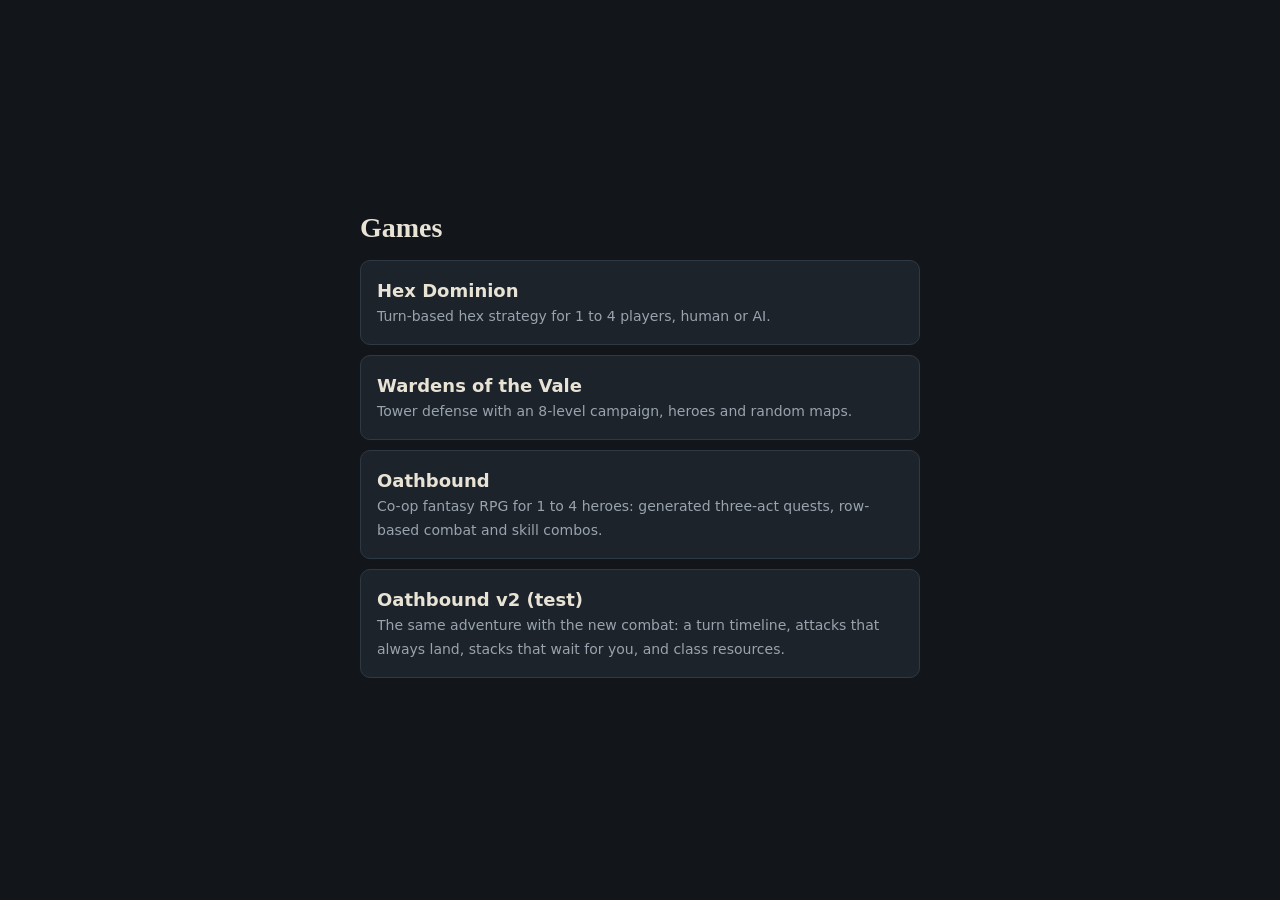
<file: index.html>
<!DOCTYPE html>
<html lang="en"><head><meta charset="utf-8"><meta name="viewport" content="width=device-width, initial-scale=1"><title>Games</title>
<style>body{margin:0;background:#12161b;color:#e8e3d5;font:16px/1.5 system-ui,sans-serif;display:flex;min-height:100vh;align-items:center;justify-content:center}
main{max-width:560px;padding:24px}h1{font:700 28px Georgia,serif;margin:0 0 16px}a{display:block;background:#1c232b;border:1px solid #2f3944;border-radius:10px;padding:16px;margin:10px 0;color:#e8e3d5;text-decoration:none}
a:hover{border-color:#e0b64a}a b{display:block;font-size:18px}a span{color:#9aa3ad;font-size:14px}</style></head>
<body><main><h1>Games</h1>
<a href="hex-dominion/"><b>Hex Dominion</b><span>Turn-based hex strategy for 1 to 4 players, human or AI.</span></a>
<a href="wardens-of-the-vale/"><b>Wardens of the Vale</b><span>Tower defense with an 8-level campaign, heroes and random maps.</span></a>
<a href="oathbound/"><b>Oathbound</b><span>Co-op fantasy RPG for 1 to 4 heroes: generated three-act quests, row-based combat and skill combos.</span></a>
<a href="oathbound-v2/"><b>Oathbound v2 (test)</b><span>The same adventure with the new combat: a turn timeline, attacks that always land, stacks that wait for you, and class resources.</span></a>
</main></body></html>
</file>
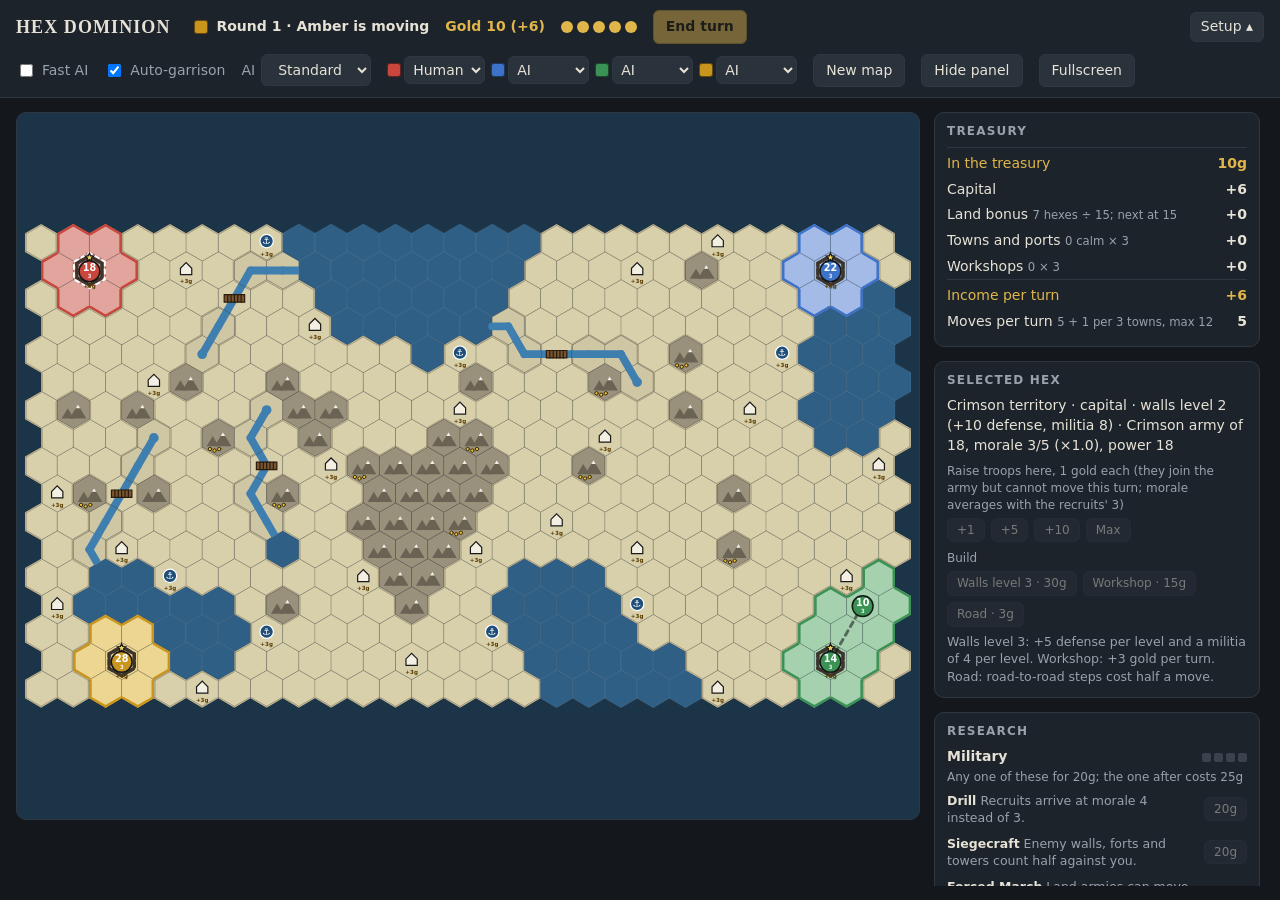
<file: hex-dominion/index.html>
<!DOCTYPE html>
<html lang="en">
<head>
<meta charset="utf-8">
<meta name="viewport" content="width=device-width, initial-scale=1">
<title>Hex Dominion</title>
<style>
  :root { --bg:#14181d; --panel:#1d232b; --line:#2e3742; --text:#e6e2d6; --dim:#98a1ac; --accent:#e0b64a; }
  * { box-sizing:border-box; }
  body { margin:0; background:var(--bg); color:var(--text); font:14px/1.4 system-ui, -apple-system, "Segoe UI", sans-serif; }
  header { display:flex; flex-wrap:wrap; gap:10px 16px; align-items:center; padding:10px 16px; border-bottom:1px solid var(--line); background:var(--panel); }
  h1 { font:700 18px/1 Georgia, serif; letter-spacing:.06em; margin:0 8px 0 0; text-transform:uppercase; }
  #turn { font-weight:600; display:flex; align-items:center; gap:8px; }
  #gold { font-weight:700; color:var(--accent); font-variant-numeric:tabular-nums; }
  .chip { width:14px; height:14px; border-radius:3px; display:inline-block; border:1px solid rgba(0,0,0,.5); flex:none; }
  #pips { display:flex; gap:4px; }
  #pips i { width:12px; height:12px; border-radius:50%; background:var(--accent); display:block; }
  #pips i.used { background:#3a424d; }
  .spacer { flex:1; }
  button, select { font:inherit; color:var(--text); background:#2a323c; border:1px solid var(--line); border-radius:6px; padding:6px 12px; cursor:pointer; }
  button:hover:not(:disabled) { background:#35404c; }
  button:disabled { opacity:.45; cursor:default; }
  button.primary { background:var(--accent); color:#1b1608; border-color:#b08d2f; font-weight:700; }
  button.primary:hover:not(:disabled) { background:#ecc762; }
  button.pulse { box-shadow:0 0 0 3px rgba(224,182,74,.35); }
  label { color:var(--dim); display:flex; align-items:center; gap:6px; }
  #setup { display:flex; flex-wrap:wrap; gap:10px 16px; align-items:center; }
  body.setupoff #setup { display:none; }
  #setupToggle { padding:4px 10px; }
  #players { display:flex; gap:6px; align-items:center; }
  #players label { gap:3px; }
  #players select { padding:4px 4px; }
  main { display:grid; grid-template-columns:minmax(0,1fr) 330px; gap:14px; padding:14px 16px; }
  @media (min-width:901px) { html, body { height:100%; } body { display:flex; flex-direction:column; overflow:hidden; } main { flex:1; min-height:0; }
    main > section { display:flex; flex-direction:column; min-height:0; } #mapwrap { flex:1; min-height:0; display:flex; align-items:center; justify-content:center; } aside { overflow-y:auto; min-height:0; padding-right:4px; }
    body.nopanel main { grid-template-columns:minmax(0,1fr); } body.nopanel aside { display:none; }
    body.max header { padding:4px 8px; gap:6px 10px; } body.max h1 { display:none; }
    body.max main { padding:4px; gap:6px; } body.max.nopanel main { grid-template-columns:minmax(0,1fr); } body.max #mapwrap { padding:2px; border-radius:4px; } body.max #status { margin-top:2px; min-height:18px; font-size:12.5px; }
    body.max aside { padding-right:2px; } }
  @media (max-width:900px) { main { grid-template-columns:1fr; } #panel { display:none; } }
  #mapwrap { background:#1c3448; border:1px solid var(--line); border-radius:10px; padding:8px; }
  canvas { display:block; cursor:pointer; }
  #status { min-height:22px; margin-top:8px; color:var(--dim); }
  #splitbar { min-height:30px; margin-top:6px; display:flex; gap:6px; align-items:center; color:var(--dim); font-size:13px; flex-wrap:wrap; }
  #splitbar button { padding:3px 10px; font-size:12.5px; }
  #splitbar button.on { background:var(--accent); color:#1b1608; border-color:#b08d2f; font-weight:700; }
  aside { display:flex; flex-direction:column; gap:14px; min-width:0; }
  .card { background:var(--panel); border:1px solid var(--line); border-radius:10px; padding:12px; }
  .card h2 { font:600 12px/1 system-ui; letter-spacing:.1em; text-transform:uppercase; color:var(--dim); margin:0 0 10px; }
  .card p { margin:6px 0 0; font-size:12.5px; color:var(--dim); }
  .nation { padding:8px 0; border-top:1px solid var(--line); }
  .nation:first-of-type { border-top:0; padding-top:0; }
  .nation .top { display:flex; align-items:center; gap:8px; font-weight:600; }
  .nation.dead .top { text-decoration:line-through; color:var(--dim); }
  .nation .meta { color:var(--dim); font-size:12px; margin:3px 0 5px; }
  .bar { height:6px; background:#12161a; border-radius:3px; overflow:hidden; }
  .bar b { display:block; height:100%; }
  .nation button, .acts button, .tech button { padding:3px 9px; font-size:12px; }
  .nation button { margin-top:7px; }
  .peace { color:#8fd3a0; font-size:12px; font-weight:600; margin-left:auto; }
  table.t { width:100%; border-collapse:collapse; font-variant-numeric:tabular-nums; }
  table.t td { padding:3px 0; }
  table.t td:last-child { text-align:right; font-weight:700; }
  table.t td small { color:var(--dim); }
  table.t tr.total td { border-top:1px solid var(--line); padding-top:6px; color:var(--accent); }
  .acts { display:flex; flex-wrap:wrap; gap:6px; margin-top:8px; align-items:center; }
  .acts span { font-size:12px; color:var(--dim); width:100%; margin-bottom:-2px; }
  .tech { padding:8px 0; border-top:1px solid var(--line); }
  .tech:first-of-type { border-top:0; padding-top:0; }
  .tech .top { display:flex; align-items:center; gap:8px; font-weight:600; }
  .tech .lv { margin-left:auto; display:flex; gap:3px; }
  .tech .lv i { width:9px; height:9px; border-radius:2px; background:#3a424d; display:block; }
  .tech .lv i.on { background:var(--accent); }
  .tier { display:flex; gap:8px; align-items:center; font-size:12.5px; padding:4px 0; color:var(--dim); }
  .tier .txt { flex:1; min-width:0; }
  .tier b { color:var(--text); }
  .tech .meta { color:var(--dim); font-size:12px; margin:2px 0 2px; }
  .tier.have b { color:#8fd3a0; }
  .tier .tag { font-size:12px; white-space:nowrap; font-variant-numeric:tabular-nums; }
  .tier.have .tag { color:#8fd3a0; }
  .tier button { white-space:nowrap; }
  #log { max-height:200px; overflow:auto; font-size:12.5px; color:var(--dim); display:flex; flex-direction:column; gap:3px; }
  #log div:first-child { color:var(--text); }
  .help { font-size:12.5px; color:var(--dim); }
  .help p { margin:0 0 6px; }
  .help b { color:var(--text); }
  #modal { position:fixed; inset:0; background:rgba(0,0,0,.6); display:none; align-items:center; justify-content:center; padding:20px; z-index:5; }
  #modal.on { display:flex; }
  #modal .box { background:var(--panel); border:1px solid var(--line); border-radius:12px; padding:22px; max-width:400px; width:100%; text-align:center; }
  #modal h3 { margin:0 0 8px; font:700 20px Georgia, serif; }
  #modal p { color:var(--dim); margin:0 0 16px; }
  #modal .btns { display:flex; gap:10px; justify-content:center; flex-wrap:wrap; }
</style>
</head>
<body>
<header>
  <h1>Hex Dominion</h1>
  <div id="turn"></div>
  <div id="gold"></div>
  <div id="pips" title="Moves left this turn"></div>
  <button id="end" class="primary">End turn</button>
  <div class="spacer"></div>
  <button id="setupToggle" title="Show or hide the game setup controls" aria-expanded="true">Setup ▴</button>
  <span id="setup">
    <label><input type="checkbox" id="fast"> Fast AI</label>
    <label title="When an army leaves a town that is in unrest, about a quarter stays behind to hold it"><input type="checkbox" id="autog" checked> Auto-garrison</label>
    <label>AI <select id="level"><option value="2">Standard</option><option value="3">Veteran</option><option value="1">Novice</option></select></label>
    <span id="players" title="Set each nation to a human player or the AI. Changing this starts a new map."></span>
    <button id="new">New map</button>
  </span>
  <button id="panel" title="Show or hide the side panel">Hide panel</button>
  <button id="full" title="Fill the whole screen">Fullscreen</button>
</header>
<main>
  <section>
    <div id="mapwrap"><canvas id="cv"></canvas></div>
    <div id="splitbar"></div>
    <div id="status"></div>
  </section>
  <aside>
    <div class="card"><h2>Treasury</h2><div id="income"></div></div>
    <div class="card"><h2>Selected hex</h2><div id="orders"></div></div>
    <div class="card"><h2>Research</h2><div id="tech"></div></div>
    <div class="card"><h2>Nations</h2><div id="nations"></div></div>
    <div class="card"><h2>Chronicle</h2><div id="log"></div></div>
    <div class="card help"><h2>How to play</h2>
      <p><b>Gold.</b> Your capital, towns, workshops and ports pay gold every turn. Nothing is automatic: click a hex and spend it in the Selected hex card, or on Research.</p>
      <p><b>Troops</b> cost 1 gold each, raised in any calm town or port you own. Troops raised this turn cannot move until next turn; if they join an army, only the troops that were already there can move.</p>
      <p><b>Splitting.</b> With an army selected, pick ¼, ½, ¾ or All under the map before you move. Each side of a split must have at least 10 troops. The part left behind can still move later this turn. With Auto-garrison on, an army leaving a town in unrest leaves about a quarter behind (at least 10).</p>
      <p><b>Moves.</b> 5 per turn, +1 per 3 towns (max 12). Land armies go 2 hexes, further along roads. Each army moves once per turn.</p>
      <p><b>Battles.</b> Power is size × morale factor. The loser is wiped out, but a failed attack still bleeds the defender.</p>
      <p><b>Morale</b> is the small number, 1 to 5: 1 fights at 80%, 3 at 100%, 5 at 120%. It belongs to each army: +1 for beating an army of 8+, repelling one, or taking a town; everyone gets +1 when you take a capital. Merging averages it. Low morale recovers to 3 in a calm town.</p>
      <p><b>Works.</b> Farms (your land within 2 of your town), mills (rivers), mines (mountains with gold dots) and fisheries (sea) pay gold, and pay more when linked to a mill, a workshop town or a port: within 2 hexes, or any distance along your own road. They are outlined in their owner's color and can be burned for half their cost: a farm when its hex changes hands, the others when an enemy army ends its move next to them.</p>
      <p><b>Walls</b> add defense and post a militia, so an empty walled town must be stormed. Capitals start with level 2 walls.</p>
      <p><b>Unrest.</b> A town taken from someone pays nothing for 3 turns and may revolt if no army holds it.</p>
      <p><b>Supply.</b> An army whose land is not connected to one of your towns (red dashed ring) loses 1 morale a turn, then troops.</p>
      <p><b>Capitals.</b> Taking one eliminates that nation and loots half its gold. Its garrisoned towns turn rebel; the rest of its land goes free. Rebel bands cannot recruit and slowly lose morale, but each one marches on the nearest town it can beat, sacks it and digs in. They leave living capitals alone.</p>
      <p><b>Sea.</b> Armies embark at ports or wharves, sail 3, and land on any coast (defender +3). The map's ports are full towns: gold, recruiting, walls, workshops, unrest. A wharf you build is only a launch point.</p>
      <p><b>Players.</b> Set each color to Human or AI in the header. With two or more humans the game asks you to pass the device at each turn.</p>
    </div>
  </aside>
</main>
<div id="modal"><div class="box"><h3 id="mtitle"></h3><p id="mtext"></p><div class="btns" id="mbtns"></div></div></div>

<script>
// ===LOGIC-START===
const W = 27, H = 17, MOVES = 5, MAX_MOVES = 12, TOWNS_PER_MOVE = 3, RANGE = 2, SEA_RANGE = 3, CAP = 99, LAND_PER_BONUS = 15, AMPHIB = 3;
const CAP_BASE = 6, TOWN_YIELD = 3, SHOP_YIELD = 3, REBEL = 4, UNREST = 3, REVOLT = 0.35, START_GOLD = 10;
const COST = { road: 3, tower: 10, wharf: 10, bridge: 18, walls: [10, 20, 30], shop: [15, 30], farm: 8, mill: 12, mine: 16, fish: 12 };
const SPLIT_MIN = 10;   // a split must leave at least this many troops on each side
const LINK = 2;   // a work is linked to a mill, workshop town or port within this many hexes, or along your roads
const WORK = { farm: 'farm', mill: 'mill', mine: 'mine', fish: 'fishery' };
const NATIONS = [
  { name: 'Crimson', color: '#c9463d', light: '#e2a59e' },
  { name: 'Azure',   color: '#3d72c9', light: '#a3bbe6' },
  { name: 'Verdant', color: '#3a9354', light: '#a5d1af' },
  { name: 'Amber',   color: '#c9951c', light: '#ecd692' },
  { name: 'Rebels',  color: '#5d5d5d', light: '#b9b5aa' }
];
const TECH_COST = [20, 25, 30, 35];   // price of the 1st, 2nd, 3rd, 4th tech bought in a branch, in any order
const BRANCH = { M: 'Military', E: 'Economy', N: 'Engineering' };
const TECH = {
  M: [{ name: 'Drill', desc: 'Recruits arrive at morale 4 instead of 3.' },
      { name: 'Siegecraft', desc: 'Enemy walls, forts and towers count half against you.' },
      { name: 'Forced March', desc: 'Land armies can move a 3rd hex when it is inside your own territory.' },
      { name: 'Shock Tactics', desc: '+8% power when attacking.' }],
  E: [{ name: 'Taxation', desc: '+1 gold per town.' },
      { name: 'Masonry', desc: 'Walls, roads, towers, ports and bridges cost 40% less.' },
      { name: 'Administration', desc: 'Unrest lasts 2 turns instead of 3, and you get +1 move per turn.' },
      { name: 'Industry', desc: 'Workshops pay double.' }],
  N: [{ name: 'Pontoons', desc: 'Armies can cross a river anywhere (but cannot stop on it). Mills pay +1.' },
      { name: 'Marines', desc: 'No penalty when landing from ships, and ships sail 4. Fisheries pay +1.' },
      { name: 'Mountaineers', desc: 'Armies can cross mountains (but cannot stop on them). Mines pay +1.' },
      { name: 'Shipwrights', desc: 'Armies can embark from any coast you own, no port or wharf needed. Ports pay +2.' }]
};
const DE = [[1,0],[0,-1],[-1,-1],[-1,0],[-1,1],[0,1]];   // E NE NW W SW SE on even rows
const DO = [[1,0],[1,-1],[0,-1],[-1,0],[0,1],[1,1]];     // same on odd rows
const NB = [];
for (let i = 0; i < W * H; i++) {
  const c = i % W, r = (i / W) | 0, D = (r & 1) ? DO : DE;
  NB.push(D.map(([dc, dr]) => { const x = c + dc, y = r + dr; return (x < 0 || y < 0 || x >= W || y >= H) ? -1 : y * W + x; }));
}
function mulberry32(a) { return function () { a |= 0; a = a + 0x6D2B79F5 | 0; let t = Math.imul(a ^ a >>> 15, 1 | a); t = t + Math.imul(t ^ t >>> 7, 61 | t) ^ t; return ((t ^ t >>> 14) >>> 0) / 4294967296; }; }
function hexDist(a, b) {
  const ac = a % W, ar = (a / W) | 0, bc = b % W, br = (b / W) | 0;
  const ax = ac - ((ar - (ar & 1)) >> 1), bx = bc - ((br - (br & 1)) >> 1);
  const dx = ax - bx, dz = ar - br;
  return Math.max(Math.abs(dx), Math.abs(dz), Math.abs(dx + dz));
}
// terrain: 0 land, 1 sea, 2 mountain, 3 river
function setT(c, t) { c.t = t; c.land = t === 0; c.sea = t === 1; }
const isTown = c => c.town || c.port || c.capital >= 0;   // the map's original ports are towns with a harbour
const inland = c => c.town || c.capital >= 0;
const isSite = c => isTown(c) || c.tower;
// morale runs 1 to 5 and scales strength linearly from 80% to 120%
const power = a => a.count * (0.7 + 0.1 * a.morale);
const mor = (a, d) => { a.morale = Math.max(1, Math.min(5, a.morale + d)); };
const tech = (S, n, b, l) => n >= 0 && n < 4 && S.nations[n].tech[b][l - 1];
const techCount = (N, b) => N.tech[b].filter(Boolean).length;
const techCost = (N, b) => TECH_COST[techCount(N, b)];
const atk = (S, a) => power(a) * (tech(S, a.owner, 'M', 4) ? 1.08 : 1);
const hostile = (S, a, b) => a !== b && !S.pact[a][b] && !S.cooldown[a][b];
const blocked = (S, n, c) => c.land && c.owner >= 0 && c.owner !== n && !hostile(S, n, c.owner);
const ownCapital = (S, c) => c.capital >= 0 && c.capital === c.owner && S.nations[c.owner].alive;
function defBonus(S, i, att) {
  const c = S.cells[i]; if (!c.land) return 0;
  const b = (ownCapital(S, c) ? 8 : isTown(c) ? 4 : 0) + (c.tower ? 3 : 0) + c.walls * 5;
  return att !== undefined && tech(S, att, 'M', 2) ? Math.ceil(b / 2) : b;
}
const amphib = (S, from, to, n) => (S.cells[from].sea && S.cells[to].land && !tech(S, n, 'N', 2)) ? AMPHIB : 0;
const walled = (c, n) => c.land && c.walls > 0 && isTown(c) && c.owner >= 0 && c.owner !== n;
const defender = (S, t) => S.cells[t].army || { owner: S.cells[t].owner, count: 4 * S.cells[t].walls, morale: 3, militia: true };
const price = (S, n, base) => tech(S, n, 'E', 2) ? Math.ceil(base * 0.6) : base;

function newGame(seed, human) {
  for (let attempt = 0; ; attempt++) {
    const rng = mulberry32(seed + attempt * 7919), ri = n => (rng() * n) | 0, N = W * H;
    const cells = [];
    for (let i = 0; i < N; i++) cells.push({ t: 0, land: true, sea: false, owner: -1, town: false, port: false, bridge: false, capital: -1, army: null, walls: 0, shop: 0, road: false, tower: false, unrest: 0, b: '', bo: -1, ore: false, wharf: false, down: -1 });
    // elevation from a handful of stretched bumps: negative ones become seas and gulfs, positive ones mountain ranges
    const bumps = [];
    for (let k = 0; k < 13; k++) { const th = rng() * Math.PI, sx = 2.5 + rng() * 4.5; bumps.push({ x: rng() * W, y: rng() * H * 0.866, a: (k < 6 ? -1 : 1) * (0.7 + rng() * 0.7), cs: Math.cos(th), sn: Math.sin(th), sx, sy: 0.9 + rng() * 1.3 }); }
    const elev = cells.map((c, i) => { const x = i % W + 0.5 * (((i / W) | 0) & 1), y = ((i / W) | 0) * 0.866; let e = (rng() - 0.5) * 0.3;
      for (const b of bumps) { const dx = x - b.x, dy = y - b.y, u = (dx * b.cs + dy * b.sn) / b.sx, v = (-dx * b.sn + dy * b.cs) / b.sy; e += b.a * Math.exp(-(u * u + v * v) / 2); } return e; });
    const rank = [...elev.keys()].sort((p, q) => elev[p] - elev[q]);
    const nSea = Math.round(N * (0.17 + rng() * 0.09)), nMtn = Math.round(N * (0.035 + rng() * 0.03));
    rank.slice(0, nSea).forEach(i => setT(cells[i], 1)); rank.slice(N - nMtn).forEach(i => setT(cells[i], 2));
    const pick = (c0, r0) => (r0 + ri(3)) * W + c0 + ri(3);
    const caps = [pick(1, 1), pick(W - 4, 1), pick(W - 4, H - 4), pick(1, H - 4)];
    const nearCap = (i, d) => caps.some(c => hexDist(c, i) <= d);
    caps.forEach(ci => { setT(cells[ci], 0); NB[ci].forEach(x => { if (x >= 0) setT(cells[x], 0); }); });
    for (let k = 0, want = 12 + ri(6), tries = 0; k < want && tries < 400; tries++) { const i = ri(N);   // lone peaks and small hills away from the ranges
      if (cells[i].t !== 0 || nearCap(i, 2) || NB[i].some(x => x < 0 || cells[x].t !== 0)) continue; setT(cells[i], 2); k++; }
    // rivers rise beside mountains and always flow to a lake or the ocean: every step gets strictly closer to water, so a river
    // can never loop or dead-end. A river that meets an earlier one joins it as a tributary. c.down records where each hex drains.
    const seaDist = new Array(N).fill(99), sq = [];
    cells.forEach((c, i) => { if (c.sea) { seaDist[i] = 0; sq.push(i); } });
    for (let h = 0; h < sq.length; h++) { const p = sq[h]; for (const x of NB[p]) if (x >= 0 && cells[x].t === 0 && seaDist[x] > seaDist[p] + 1) { seaDist[x] = seaDist[p] + 1; sq.push(x); } }
    const sources = []; cells.forEach((c, i) => { if (c.t === 0 && !nearCap(i, 2) && seaDist[i] >= 5 && seaDist[i] < 99 && NB[i].some(x => x >= 0 && cells[x].t === 2)) sources.push(i); });
    let riverLen = 0; const rivers = [];
    for (let k = 0, tries = 0; k < 4 && tries < 60 && sources.length; tries++) {
      const near = rivers.length && rng() < 0.75 ? sources.filter(x => rivers.some(r => r.some(y => hexDist(x, y) <= 4 && seaDist[y] < seaDist[x] - 1))) : [];
      const pool = near.length ? near : sources, src = pool[ri(pool.length)]; if (cells[src].t !== 0 || NB[src].some(x => x >= 0 && cells[x].t === 3)) continue;
      const path = [src], down = {}; let end = -1;
      while (end < 0) { const p = path[path.length - 1];
        const join = NB[p].filter(x => x >= 0 && cells[x].t === 3 && seaDist[x] <= seaDist[p]); if (join.length) { end = join.reduce((m, x) => seaDist[x] < seaDist[m] ? x : m); break; }
        const mouth = NB[p].filter(x => x >= 0 && cells[x].sea); if (mouth.length) { end = mouth[ri(mouth.length)]; break; }
        const opts = NB[p].filter(x => x >= 0 && cells[x].t === 0 && seaDist[x] === seaDist[p] - 1 && !nearCap(x, 1)
          && !NB[x].some(y => y >= 0 && y !== p && path.includes(y))
          && (rv => rv.length === 0 || (rv.length === 1 && seaDist[rv[0]] <= seaDist[x] && path.length >= 2))(NB[x].filter(y => y >= 0 && cells[y].t === 3)));   // only touch another river to join it
        if (!opts.length) break;
        const pull = x => NB[x].some(y => y >= 0 && cells[y].t === 3) ? 0.9 : 0;   // a river passing nearby draws tributaries in
        path.push(opts.map(x => [x, elev[x] + rng() * 0.25 - pull(x)]).reduce((m, v) => v[1] < m[1] ? v : m)[0]); }
      if (end < 0 || path.length < (cells[end].sea ? 4 : 3)) continue;
      path.forEach((x, idx) => { setT(cells[x], 3); cells[x].down = idx + 1 < path.length ? path[idx + 1] : end; });
      rivers.push(path); riverLen += path.length; k++;
    }
    // bridges go only where they save a real detour: open land on both banks and a long walk around without the bridge
    const walk = (a, b, skip) => { const d = new Map([[a, 0]]), q = [a];
      for (let h = 0; h < q.length; h++) { const p = q[h], dp = d.get(p); if (dp >= 12) continue;
        for (const x of NB[p]) if (x >= 0 && x !== skip && cells[x].t === 0 && !d.has(x)) { if (x === b) return dp + 1; d.set(x, dp + 1); q.push(x); } }
      return 99; };
    const saves = x => { const L = NB[x].filter(y => y >= 0 && cells[y].t === 0); let best = 0;
      for (let a = 0; a < L.length; a++) for (let b = a + 1; b < L.length; b++) if (!NB[L[a]].includes(L[b])) best = Math.max(best, walk(L[a], L[b], x));
      return best; };
    // bridges sit along the middle of a river, spread evenly, never on the first or last two hexes where you could
    // just walk around the source or where the crossing is pinned against the coast
    for (const path of rivers) { const L = path.length, lo = Math.min(2, (L - 1) >> 1), hi = Math.max(lo, L - 3);
      const want = Math.max(1, Math.round(L / 5));
      for (let n = 1; n <= want; n++) { const target = Math.round(lo + (hi - lo) * n / (want + 1)); let bi = -1, bs = 4;
        for (let idx = Math.max(lo, target - 1); idx <= Math.min(hi, target + 1); idx++) { const x = path[idx]; if (cells[x].t !== 3) continue;
          const sc = saves(x) - Math.abs(idx - target) * 0.5; if (sc > bs) { bs = sc; bi = idx; } }
        if (bi >= 0) { setT(cells[path[bi]], 0); cells[path[bi]].bridge = true; } } }
    if (riverLen < 8) continue;
    const flood = (start, ok) => { const seen = new Set([start]), q = [start]; while (q.length) { const p = q.pop(); for (const x of NB[p]) if (x >= 0 && ok(cells[x]) && !seen.has(x)) { seen.add(x); q.push(x); } } return seen; };
    const main = flood(caps[0], c => c.land); if (!caps.every(c => main.has(c))) continue;
    const bigSea = new Set(), done = new Set();
    cells.forEach((c, i) => { if (c.sea && !done.has(i)) { const comp = flood(i, x => x.sea); comp.forEach(x => done.add(x)); if (comp.size >= 10) comp.forEach(x => bigSea.add(x)); } });
    if (!bigSea.size) continue;
    const coastal = i => NB[i].some(x => x >= 0 && bigSea.has(x));
    const islands = [], seenL = new Set(main);
    cells.forEach((c, i) => { if (c.land && !seenL.has(i)) { const comp = flood(i, x => x.land); comp.forEach(x => seenL.add(x)); const coast = [...comp].filter(coastal);
      if (coast.length) islands.push({ comp, coast }); else comp.forEach(x => { setT(cells[x], 2); cells[x].bridge = false; }); } });
    // fairness without symmetry: every nation gets a comparable home region and the same number of home towns
    const ld = caps.map(ci => { const d = new Array(N).fill(99); d[ci] = 0; const q = [ci]; for (let h = 0; h < q.length; h++) for (const x of NB[q[h]]) if (x >= 0 && cells[x].land && d[x] > d[q[h]] + 1) { d[x] = d[q[h]] + 1; q.push(x); } return d; });
    const region = i => { let b = -1, bd = 99, tie = false; for (let k = 0; k < 4; k++) { if (ld[k][i] < bd) { bd = ld[k][i]; b = k; tie = false; } else if (ld[k][i] === bd) tie = true; } return tie ? -1 : b; };
    { const lodes = [], near = (i, f) => NB[i].some(x => x >= 0 && main.has(x) && f(x)), far = i => lodes.every(l => hexDist(l, i) >= 3);
      const mts = []; cells.forEach((c, i) => { if (c.t === 2) mts.push(i); }); for (let i = mts.length - 1; i > 0; i--) { const j = ri(i + 1); [mts[i], mts[j]] = [mts[j], mts[i]]; }
      let fair = true;
      for (let k = 0; k < 4; k++) { const i = mts.find(i => far(i) && near(i, x => region(x) === k && ld[k][x] >= 2 && ld[k][x] <= 6)); if (i === undefined) { fair = false; break; } cells[i].ore = true; lodes.push(i); }
      if (!fair) continue;
      for (const i of mts) { if (lodes.length >= 11) break; if (!cells[i].ore && far(i) && near(i, x => { const ds = ld.map(d => d[x]).sort((p, q) => p - q); return ds[0] >= 5 && ds[1] - ds[0] <= 2; })) { cells[i].ore = true; lodes.push(i); } } }
    const sizes = [0, 0, 0, 0]; main.forEach(i => { const r = region(i); if (r >= 0) sizes[r]++; });
    if (Math.min(...sizes) < 35 || Math.min(...sizes) / Math.max(...sizes) < 0.6) continue;
    const order = [...main]; for (let i = order.length - 1; i > 0; i--) { const j = ri(i + 1); [order[i], order[j]] = [order[j], order[i]]; }
    const sites = [], free = (i, d) => !cells[i].bridge && !nearCap(i, 2) && sites.every(t => hexDist(t, i) >= d);
    let ok = true;
    for (let k = 0; k < 4 && ok; k++) { let got = 0;
      // two towns close to home and two further out, so every nation has the same early reach
      for (const [lo, hi] of [[3, 5], [7, 10]]) { let ring = 0;
        for (const i of order) { if (ring >= 2) break; if (region(i) !== k || ld[k][i] < lo || ld[k][i] > hi || !free(i, 3)) continue; cells[i].town = true; sites.push(i); ring++; got++; } }
      if (got < 4) ok = false; }
    if (!ok) continue;
    let extra = 0; for (const i of order) { if (extra >= 5) break; const ds = ld.map(d => d[i]).sort((a, b) => a - b); if (ds[0] < 7 || ds[1] - ds[0] > 2 || !free(i, 3)) continue; cells[i].town = true; sites.push(i); extra++; }
    for (const I of islands) { const i = I.coast[ri(I.coast.length)]; cells[i].town = true; cells[i].port = true; sites.push(i); }
    // one home port per nation, the rest only in contested borderland: a port is worth a town now
    const ports = []; const portOK = i => coastal(i) && !cells[i].town && !cells[i].bridge && !nearCap(i, 1) && ports.every(p => hexDist(p, i) >= 4) && sites.every(t => hexDist(t, i) >= 2);
    let havePorts = true;
    for (let k = 0; k < 4 && havePorts; k++) { const i = order.find(i => region(i) === k && ld[k][i] >= 3 && ld[k][i] <= 8 && portOK(i)); if (i === undefined) havePorts = false; else { cells[i].port = true; ports.push(i); sites.push(i); } }
    if (!havePorts) continue;
    for (const i of order) { if (ports.length >= 7) break; const ds = ld.map(d => d[i]).sort((a, b) => a - b); if (ds[0] >= 7 && ds[1] - ds[0] <= 2 && portOK(i)) { cells[i].port = true; ports.push(i); sites.push(i); } }
    // start-quality check, fitted on 3,000 AI-only games: being far from the other capitals and having ports helped,
    // while rivers, bridges and crowding in the home region hurt. Reject maps where one nation is clearly better off.
    { const reg = cells.map((c, i) => c.land ? region(i) : -1), near = (i, k) => NB[i].some(x => x >= 0 && reg[x] === k);
      const q = caps.map((ci, k) => { let v = 0; for (let j = 0; j < 4; j++) if (j !== k) v += Math.min(40, ld[k][caps[j]]) / 3 * 0.0622;
        cells.forEach((c, i) => { if (c.t === 3 && near(i, k)) v -= 0.02; else if (c.t === 2 && near(i, k)) v += 0.0189;
          else if (c.land) { if (c.town && ld[k][i] <= 10) v -= 0.0605; if (c.port && ld[k][i] <= 8) v += 0.0587; if (c.bridge && ld[k][i] <= 6) v -= 0.0559; } });
        return v; });
      if (Math.max(...q) - Math.min(...q) > 0.32 + attempt * 0.001) continue; }   // the bar eases slowly so generation always finishes
    caps.forEach((ci, k) => {
      cells[ci].capital = k; cells[ci].owner = k; cells[ci].walls = 2; cells[ci].army = { owner: k, count: 10, morale: 3, moved: false };
      NB[ci].forEach(x => { if (x >= 0 && cells[x].land) cells[x].owner = k; });
    });
    const f5 = () => [0, 1, 2, 3, 4].map(() => [false, false, false, false, false]);
    const S = { cells, rng, ai: [2, 2, 2, 2],
      nations: NATIONS.slice(0, 4).map((n, i) => ({ ...n, id: i, alive: true, cap: caps[i], human: i === human, gold: START_GOLD, fund: 0, tech: { M: [false, false, false, false], E: [false, false, false, false], N: [false, false, false, false] }, researched: false, bent: 'MEN'[ri(3)] })),
      auto: [true, true, true, true], pact: f5(), cooldown: f5(), noPact: [0, 1, 2, 3].map(() => [0, 0, 0, 0]), cur: 0, first: 0, movesLeft: MOVES, movesMax: MOVES, round: 1, log: [], offers: [], proposed: [false, false, false, false], winner: -1, collected: 0 };
    S.first = S.cur = ri(4);
    for (let k = 0; k < 4; k++) S.cells[caps[(S.first + k) % 4]].army.count += 4 * k;   // later movers start larger
    startTurn(S, S.cur);
    return S;
  }
}
function bump(S, n, d) { for (const c of S.cells) if (c.army && c.army.owner === n) mor(c.army, d); }
// what links works together: straight-line range, or any length of your own connected road
function ecoCtx(S, n) {
  const cells = S.cells, comp = new Map(); let id = 0;
  cells.forEach((c, i) => { if (!c.road || c.owner !== n || comp.has(i)) return; const q = [i]; comp.set(i, id);
    while (q.length) { const p = q.pop(); for (const x of NB[p]) if (x >= 0 && cells[x].road && cells[x].owner === n && !comp.has(x)) { comp.set(x, id); q.push(x); } } id++; });
  const roads = i => { const r = []; for (const q of [i, ...NB[i]]) if (q >= 0 && comp.has(q)) r.push(comp.get(q)); return r; };
  const linked = (a, b) => { if (hexDist(a, b) <= LINK) return true; const A = roads(a); return A.length > 0 && roads(b).some(x => A.includes(x)); };
  const mills = [], shops = [], ports = [];
  cells.forEach((c, i) => { if (c.b === 'mill' && c.bo === n) mills.push(i); if (c.owner === n && isTown(c) && c.shop > 0 && !c.unrest) shops.push(i); if (c.owner === n && c.port) ports.push(i); });
  return { linked, mills, shops, ports, eng: S.nations[n].tech.N };
}
function yieldAt(ctx, i, kind) {
  if (kind === 'farm') return 1 + (ctx.mills.some(m => ctx.linked(i, m)) ? 1 : 0);
  if (kind === 'mill') return 2 + (ctx.eng[0] ? 1 : 0);
  if (kind === 'mine') return 3 + (ctx.shops.some(t => ctx.linked(i, t)) ? 2 : 0) + (ctx.eng[2] ? 1 : 0);
  return 2 + (ctx.ports.some(t => ctx.linked(i, t)) ? 1 : 0) + (ctx.eng[1] ? 1 : 0);
}
function income(S, n) {
  let land = 0, towns = 0, calm = 0, shops = 0, ports = 0;
  for (const c of S.cells) if (c.owner === n) { land++;
    if (c.capital === n) shops += c.shop; else if (isTown(c)) { towns++; if (!c.unrest) { calm++; shops += c.shop; } }
    if (c.port && !c.unrest) ports++; }
  const w = { farm: 0, mill: 0, mine: 0, fish: 0 }, wg = { farm: 0, mill: 0, mine: 0, fish: 0 }, cells = S.cells, ctx = ecoCtx(S, n);
  cells.forEach((c, i) => { if (c.b && c.bo === n) { w[c.b]++; wg[c.b] += yieldAt(ctx, i, c.b); } });
  const works = wg.farm + wg.mill + wg.mine + wg.fish;
  const bonus = (land / LAND_PER_BONUS) | 0, perTown = TOWN_YIELD + (tech(S, n, 'E', 1) ? 1 : 0), perShop = SHOP_YIELD * (tech(S, n, 'E', 4) ? 2 : 1);
  const perPort = tech(S, n, 'N', 4) ? 2 : 0;
  return { land, towns, calm, shops, ports, bonus, perTown, perShop, perPort, w, wg, works, nextAt: (bonus + 1) * LAND_PER_BONUS,
    gold: CAP_BASE + bonus + calm * perTown + shops * perShop + ports * perPort + works,
    moves: Math.min(MAX_MOVES, MOVES + ((towns / TOWNS_PER_MOVE) | 0) + (tech(S, n, 'E', 3) ? 1 : 0)) };
}
function supplied(S, n) {
  const seen = new Set(), q = [];
  S.cells.forEach((c, i) => { if (c.owner === n && isTown(c)) { seen.add(i); q.push(i); } });
  while (q.length) { const p = q.pop(); for (const x of NB[p]) if (x >= 0 && !seen.has(x) && S.cells[x].owner === n) { seen.add(x); q.push(x); } }
  return seen;
}
function startTurn(S, n) {
  const N = S.nations[n];
  S.cooldown[n] = [false, false, false, false, false]; S.proposed = [false, false, false, false]; N.researched = false;
  S.cells.forEach(c => { if (c.owner !== n || !c.unrest) return;
    if (!c.army && S.rng() < REVOLT) { c.owner = -1; c.unrest = 0; S.log.push(`An ungarrisoned town revolted against ${N.name} and is free again.`); } else c.unrest--; });
  const inc = income(S, n); N.gold += inc.gold; S.collected = inc.gold; S.movesLeft = S.movesMax = inc.moves;
  const sup = supplied(S, n);
  S.cells.forEach((c, i) => { const a = c.army; if (!a || a.owner !== n) return; a.moved = false; a.fresh = 0; a.cut = c.land && !sup.has(i);
    if (a.cut) { if (a.morale > 1) a.morale--; else a.count = Math.max(1, Math.floor(a.count * 0.85)); }
    else if (a.morale < 3 && c.land && isTown(c) && !c.unrest) a.morale++; });
}
function nextTurn(S) {
  if (S.winner >= 0) return;
  const r0 = S.round;
  do { S.cur = (S.cur + 1) % 4; if (S.cur === S.first) S.round++; } while (!S.nations[S.cur].alive);
  if (S.round !== r0) rebelTurn(S);
  startTurn(S, S.cur);
}
// troops raised this turn cannot move yet; the rest are veterans
const vets = a => a.count - (a.fresh || 0);
// how many troops leave when this army moves: a chosen fraction, or everyone who can (minus an automatic garrison in a restless town)
function movers(S, from, frac) {
  const A = S.cells[from], a = A.army; if (!a || a.moved) return -1; const v = vets(a); if (v < 1) return -1;
  if (frac !== undefined && frac < 1) { const m = Math.round(v * frac); return m >= SPLIT_MIN && a.count - m >= SPLIT_MIN ? m : -1; }
  if (frac === undefined && S.auto[a.owner] && A.land && A.unrest > 0 && isTown(A)) { const g = Math.max(0, Math.max(SPLIT_MIN, Math.round(a.count / 4)) - (a.fresh || 0)); if (v - g >= SPLIT_MIN) return v - g; }
  return v;
}
function reachable(S, from, cnt) {
  const cells = S.cells, F = cells[from], full = F.army, a = { owner: full.owner, count: cnt !== undefined ? cnt : Math.max(1, vets(full)) }, n = a.owner, res = new Map(), prev = {};
  const visit = q => { const c = cells[q];
    if (c.army) { if (c.army.owner === n) { if (c.army.count + a.count <= CAP) res.set(q, 'merge'); return true; } if (hostile(S, n, c.army.owner)) res.set(q, 'attack'); return false; }
    if (walled(c, n)) { res.set(q, 'attack'); return false; }
    res.set(q, 'move'); return true; };
  const sail = landing => { const seen = new Set([from]); let fr = [from];
    for (let d = 1, range = SEA_RANGE + (tech(S, n, 'N', 2) ? 1 : 0); d <= range; d++) { const next = [];
      for (const p of fr) for (const q of NB[p]) { if (q < 0 || seen.has(q)) continue; const c = cells[q];
        if (c.sea) { seen.add(q); prev[q] = p; if (visit(q)) next.push(q); }
        else if (landing && c.land && !blocked(S, n, c)) { seen.add(q); prev[q] = p; visit(q); } }
      fr = next; } };
  if (F.land) {
    // costs in half-steps: a normal hex costs 2, moving road-to-road costs 1
    const base = RANGE * 2, budget = base + (tech(S, n, 'M', 3) ? 2 : 0), cost = { [from]: 0 }, open = [from], pont = tech(S, n, 'N', 1), mtn = tech(S, n, 'N', 3);
    while (open.length) { let bi = 0; for (let k = 1; k < open.length; k++) if (cost[open[k]] < cost[open[bi]]) bi = k; const p = open.splice(bi, 1)[0];
      for (const q of NB[p]) { if (q < 0 || q === from) continue; const c = cells[q], through = (c.t === 3 && pont) || (c.t === 2 && mtn);
        if ((!c.land && !through) || blocked(S, n, c)) continue;
        const nc = cost[p] + (cells[p].road && c.road ? 1 : 2); if (nc > budget || (nc > base && (c.owner !== n || (c.army && c.army.owner !== n))) || (cost[q] !== undefined && cost[q] <= nc)) continue;
        cost[q] = nc; prev[q] = p; if (through || visit(q)) open.push(q); } }
    if (F.port || F.wharf || (tech(S, n, 'N', 4) && NB[from].some(x => x >= 0 && cells[x].sea))) sail(false);
  } else sail(true);
  return { res, prev };
}
// Holdouts of a fallen nation act once per round: each band marches on the nearest town it can beat, sacks it and digs in.
// They never recruit, never touch a living capital, and lose a point of morale every third round.
function rebelTurn(S) {
  const cells = S.cells, left = S.movesLeft, ids = []; cells.forEach((c, i) => { if (c.army && c.army.owner === REBEL) ids.push(i); });
  if (!ids.length) return;
  const decay = S.round % 3 === 0;
  for (const i of ids) { const A = cells[i], a = A.army; if (!a || a.owner !== REBEL) continue; if (decay) mor(a, -1); if (a.hold || !A.land) continue;
    const split = isTown(A) && A.owner === REBEL && a.count >= 2 * SPLIT_MIN, m = split ? Math.round(a.count / 2) : a.count, myP = m * (0.7 + 0.1 * a.morale);
    // nearest town over land that this band could take
    const d = { [i]: 0 }, q = [i]; let goal = -1;
    for (let h = 0; h < q.length && goal < 0; h++) { const p = q[h]; for (const x of NB[p]) { if (x < 0 || d[x] !== undefined) continue; const c = cells[x]; if (!c.land) continue; d[x] = d[p] + 1;
        if (ownCapital(S, c)) continue;
        if (isTown(c) && c.owner !== REBEL) { if (myP >= (power(defender(S, x)) + defBonus(S, x, REBEL)) * 0.85) { goal = x; break; } continue; }
        if (c.army && c.army.owner !== REBEL) continue; q.push(x); } }
    if (goal < 0) continue;
    a.moved = false; a.fresh = 0; S.movesLeft = 1;
    const { res } = reachable(S, i, m); let to = -1;
    if (res.has(goal)) to = goal;
    else { const g = { [goal]: 0 }, w = [goal]; for (let h = 0; h < w.length; h++) for (const x of NB[w[h]]) if (x >= 0 && g[x] === undefined && cells[x].land) { g[x] = g[w[h]] + 1; w.push(x); }
      let bd = g[i] === undefined ? 999 : g[i]; for (const [t, type] of res) if (type === 'move' && cells[t].land && !isTown(cells[t]) && g[t] !== undefined && g[t] < bd) { bd = g[t]; to = t; } }
    if (to < 0) { a.moved = true; continue; }
    if (split) a.hold = true;                                  // half stays to keep the home town
    const ev = doMove(S, i, to, split ? 0.5 : undefined);
    if (ev && to === goal && cells[goal].army && cells[goal].army.owner === REBEL && cells[goal].owner === REBEL) cells[goal].army.hold = true;
  }
  S.movesLeft = left;
}
function pillage(S, c, n) {
  const loot = COST[c.b] >> 1, was = c.bo; if (n >= 0 && n < 4) S.nations[n].gold += loot;
  S.log.push(`${NATIONS[n].name} burned a ${NATIONS[was].name} ${WORK[c.b]} and carried off ${loot} gold.`); c.b = ''; c.bo = -1;
}
function claim(S, i, n) {
  const c = S.cells[i], p = c.owner; if (p === n) return; c.owner = n;
  if (c.b && c.bo !== n) pillage(S, c, n);
  const occupy = () => { if (p >= 0) { c.unrest = tech(S, n, 'E', 3) ? Math.ceil(UNREST / 2) : UNREST; if (c.walls > 0) c.walls--; } };
  if (c.capital >= 0 && c.capital === p && p < 4 && S.nations[p].alive) {
    const P = S.nations[p], loot = P.gold >> 1; P.alive = false; P.gold = 0; if (n < 4) S.nations[n].gold += loot;
    S.cells.forEach((x, j) => { if (x.bo === p) { x.b = ''; x.bo = -1; } if (j === i) return;
      if (x.owner === p) { if (isTown(x) && x.army && x.army.owner === p) { x.owner = REBEL; x.army.owner = REBEL; x.army.moved = true; x.army.cut = false; } else { x.owner = -1; if (x.army && x.army.owner === p) x.army = null; } x.unrest = 0; }
      else if (x.army && x.army.owner === p) x.army = null; });
    for (let k = 0; k < 5; k++) { S.pact[p][k] = S.pact[k][p] = false; }
    S.offers = S.offers.filter(o => o.from !== p && o.to !== p);
    occupy(); bump(S, n, 1);
    S.log.push(`${NATIONS[n].name} took the ${P.name} capital and looted ${loot} gold. ${P.name} has fallen; its garrisons fight on as rebels.`);
  } else if (isTown(c)) {
    occupy(); if (c.army && c.army.owner === n) mor(c.army, 1);
    const what = inland(c) ? 'town' : 'port';
    S.log.push(p >= 0 ? `${NATIONS[n].name} took a ${what} from ${NATIONS[p].name}.` : `${NATIONS[n].name} occupied a free ${what}.`);
  }
}
function spread(S, i, n) {
  for (const q of NB[i]) { if (q < 0) continue; const c = S.cells[q];
    if (c.land && !c.army && !isSite(c) && c.owner !== n && (c.owner < 0 || hostile(S, n, c.owner))) { c.owner = n; if (c.b && c.bo !== n) pillage(S, c, n); } }
}
function doMove(S, from, to, frac) {
  const cells = S.cells, A = cells[from], full = A.army; if (!full || full.moved || S.movesLeft <= 0) return null;
  const m = movers(S, from, frac); if (m < 1) return null;
  const { res, prev } = reachable(S, from, m); if (!res.has(to)) return null;
  const B = cells[to], n = full.owner, ev = { n, from, to }, amp = amphib(S, from, to, n);
  // whoever is not moving (recruits, a chosen remainder, an automatic garrison) stays behind as the army on this hex
  let a = full, stay = null;
  if (m < full.count) { a = { owner: n, count: m, morale: full.morale, moved: false, fresh: 0, cut: full.cut }; full.count -= m; full.fresh = Math.min(full.fresh || 0, full.count); stay = full; ev.left = full.count; }
  for (let p = prev[to]; p !== from; p = prev[p]) if (cells[p].land && !cells[p].army) claim(S, p, n);
  // decide after the path is claimed: a capital taken on the way can change what stands on the target
  const type = B.army ? (B.army.owner === n ? (B.army.count + a.count <= CAP ? 'merge' : 'halt') : 'attack') : (walled(B, n) ? 'attack' : 'move');
  ev.type = type;
  if (type === 'halt') { if (stay) full.count += m; full.moved = true; }
  else if (type === 'merge') {
    B.army.morale = Math.round((B.army.count * B.army.morale + a.count * a.morale) / (B.army.count + a.count)); B.army.count += a.count; B.army.moved = true; A.army = stay;
  } else if (type === 'attack') {
    const d = defender(S, to), aP = atk(S, a) * (0.9 + 0.2 * S.rng()), dP = (power(d) + defBonus(S, to, n) + amp) * (0.9 + 0.2 * S.rng());
    A.army = stay;
    if (aP > dP) {
      a.count = Math.max(1, Math.round(a.count * (1 - 0.7 * dP / aP))); if (!d.militia && d.count >= 8) mor(a, 1); a.moved = true; a.cut = false;
      B.army = a; ev.win = true;
      if (d.militia) S.log.push(`${NATIONS[n].name} stormed the walls of a ${NATIONS[d.owner].name} town.`);
      else S.log.push(`${NATIONS[n].name} destroyed a ${NATIONS[d.owner].name} ${B.sea ? 'fleet' : 'army'} of ${d.count}.`);
      if (B.land) { claim(S, to, n); spread(S, to, n); }
    } else {
      ev.win = false;
      if (d.militia) S.log.push(`The walls of a ${NATIONS[d.owner].name} town threw back a ${NATIONS[n].name} assault.`);
      else { const before = d.count; d.count = Math.max(1, Math.round(d.count * (1 - 0.7 * aP / dP))); if (a.count >= 8) mor(d, 1);
        S.log.push(`${NATIONS[d.owner].name} repelled a ${NATIONS[n].name} attack (lost ${before - d.count}).`); }
    }
  } else { A.army = stay; B.army = a; a.moved = true; a.cut = false; if (B.land) { claim(S, to, n); spread(S, to, n); } }
  // an army ending its move beside (or, for ships, on) an enemy mill, mine or fishery burns it
  const at = B.army === a ? to : type === 'halt' ? from : -1;
  if (at >= 0) for (const q of [at, ...NB[at]]) { if (q < 0) continue; const c = cells[q]; if (c.b && !c.land && c.bo !== n && hostile(S, n, c.bo)) pillage(S, c, n); }
  S.movesLeft--;
  const alive = S.nations.filter(x => x.alive); if (alive.length === 1) S.winner = alive[0].id;
  return ev;
}

// ---- spending ----
function recruit(S, n, i, k) {
  const c = S.cells[i], N = S.nations[n]; if (c.owner !== n || !isTown(c) || c.unrest || (c.army && c.army.owner !== n)) return 0;
  k = Math.min(k, N.gold, CAP - (c.army ? c.army.count : 0)); if (k < 1) return 0; N.gold -= k;
  const m = tech(S, n, 'M', 1) ? 4 : 3;
  if (!c.army) c.army = { owner: n, count: k, morale: m, moved: false, cut: false, fresh: k };
  else { c.army.morale = Math.round((c.army.count * c.army.morale + k * m) / (c.army.count + k)); c.army.count += k; c.army.fresh = (c.army.fresh || 0) + k; }
  return k;
}
function buildCost(S, n, i, what) {
  const c = S.cells[i], mine = c.owner === n && c.land && !c.unrest;
  if (what === 'walls') return mine && isTown(c) && c.walls < 3 ? price(S, n, COST.walls[c.walls]) : -1;
  if (what === 'shop') return mine && isTown(c) && c.shop < 2 ? COST.shop[c.shop] : -1;
  if (what === 'road') return mine && !c.road ? price(S, n, COST.road) : -1;
  if (what === 'tower') return mine && !isSite(c) && !c.bridge && !c.b && !c.wharf ? price(S, n, COST.tower) : -1;
  if (what === 'wharf') return mine && !isSite(c) && !c.wharf && !c.bridge && !c.b && NB[i].some(x => x >= 0 && S.cells[x].sea) ? price(S, n, COST.wharf) : -1;
  const touch = NB[i].some(x => x >= 0 && S.cells[x].land && S.cells[x].owner === n), lone = k => !NB[i].some(x => x >= 0 && S.cells[x].b === k);
  if (what === 'bridge') return c.t === 3 && !c.b && touch ? price(S, n, COST.bridge) : -1;
  if (what === 'farm') return mine && !isSite(c) && !c.bridge && !c.b && !c.wharf && S.cells.some((t, j) => t.owner === n && isTown(t) && hexDist(i, j) <= 2) ? price(S, n, COST.farm) : -1;
  if (what === 'mill') return c.t === 3 && !c.b && touch && lone('mill') ? price(S, n, COST.mill) : -1;
  if (what === 'mine') return c.t === 2 && c.ore && !c.b && touch ? price(S, n, COST.mine) : -1;
  if (what === 'fish') return c.sea && !c.b && touch && lone('fish') ? price(S, n, COST.fish) : -1;
  return -1;
}
function build(S, n, i, what) {
  const cost = buildCost(S, n, i, what), N = S.nations[n], c = S.cells[i]; if (cost < 0 || N.gold < cost) return false; N.gold -= cost;
  if (what === 'walls') c.walls++; else if (what === 'shop') c.shop++; else if (what === 'road') c.road = true; else if (what === 'tower') c.tower = true; else if (what === 'wharf') c.wharf = true;
  else if (WORK[what]) { c.b = what; c.bo = n; }
  else { setT(c, 0); c.bridge = true; c.owner = n; }
  return true;
}
function research(S, n, b, k) {
  const N = S.nations[n]; if (N.tech[b][k] || N.researched || N.gold < techCost(N, b)) return false;
  N.gold -= techCost(N, b); N.tech[b][k] = true; N.researched = true; S.log.push(`${N.name} developed ${TECH[b][k].name}.`); return true;
}

// ---- AI ----
// travel cost to the nearest objective, in thirds of a land step (land step 3, sea step 2, embarking +4)
function objectiveDist(S, n, capOnly) {
  const dist = new Array(W * H).fill(999), q = [];
  S.cells.forEach((c, i) => {
    if (!c.land && !c.sea) return;
    const enemyArmy = c.army && c.army.owner !== n && hostile(S, n, c.army.owner);
    const enemyOwned = c.land && c.owner >= 0 && c.owner !== n && hostile(S, n, c.owner);
    const hit = capOnly !== undefined && capOnly !== false ? (enemyOwned && ownCapital(S, c) && (capOnly === true || capOnly === c.owner)) : (enemyArmy || (c.land && isSite(c) && !c.tower && (c.owner < 0 || enemyOwned)));
    if (hit) { dist[i] = 0; q.push(i); }
  });
  for (let h = 0; h < q.length; h++) { const x = q[h], X = S.cells[x];
    for (const p of NB[x]) { if (p < 0) continue; const P = S.cells[p];
      if (!(P.land || P.sea) || blocked(S, n, P)) continue;
      let cost; if (X.land) cost = P.land ? 3 : 2; else if (P.sea) cost = 2; else if (P.port || P.wharf) cost = 6; else continue;
      if (dist[x] + cost < dist[p]) { dist[p] = dist[x] + cost; q.push(p); } } }
  return dist;
}
const mobileFoe = (S, n, c) => c.army && c.army.owner !== n && (c.army.owner < 4 ? hostile(S, n, c.army.owner) : !c.army.hold && c.land);
function enemyPowerNear(S, n, i, r) {
  let m = 0; S.cells.forEach((c, j) => { if (j !== i && mobileFoe(S, n, c) && hexDist(i, j) <= r) m = Math.max(m, power(c.army)); });
  return m;
}
// Standard AI: fixed thresholds, nearest objective
function aiPick(S, n) {
  const dist = objectiveDist(S, n), capI = S.nations[n].cap, capThreat = enemyPowerNear(S, n, capI, 4) > 0;
  const besiegers = []; S.cells.forEach((c, j) => { if (mobileFoe(S, n, c) && hexDist(capI, j) <= 3) besiegers.push(j); });
  const bold = strengths(S)[n] > 0.5, capDist = objectiveDist(S, n, true);
  let need = 0; S.cells.forEach((c, j) => { if (c.army && c.army.owner !== n && hostile(S, n, c.army.owner) && c.land && isTown(c)) need = Math.max(need, power(c.army) + defBonus(S, j, n)); });
  let best = null, bs = 0.5;
  S.cells.forEach((cell, i) => {
    const full = cell.army; if (!full || full.owner !== n || full.moved) return; const mv = movers(S, i); if (mv < 1) return;
    const a = mv === full.count ? full : { ...full, count: mv };
    const { res } = reachable(S, i), myP = power(a);
    for (const [t, type] of res) {
      const tc = S.cells[t]; let s = 0, after = myP, sortie = false;
      if (type === 'attack') {
        const d = defender(S, t), dP = power(d) + defBonus(S, t, n) + amphib(S, i, t, n), ratio = atk(S, a) / dP;
        const isCap = tc.land && ownCapital(S, tc);
        sortie = ratio >= 1.2 && besiegers.length === 1 && besiegers[0] === t;
        if (ratio < (isCap ? 1.1 : 1.2)) {
          if (ratio < 0.5 || S.movesLeft < 2 || d.militia) continue;
          let sum = 0; S.cells.forEach((c, j) => { if (c.army && c.army.owner === n && !c.army.moved && hexDist(j, t) <= RANGE) sum += power(c.army); });
          if (sum < dP * 1.4) continue;
          s = 6 + (isTown(tc) ? 12 : 0) + (isCap ? 150 : 0) + a.count * 0.05; after = 1e9;
        } else {
          s = 10 + d.count * 0.6 + (tc.land && isTown(tc) ? 25 : 0) + (isCap ? 300 : 0); after = myP * (1 - 0.7 / ratio);
          if (isCap) after = 1e9;
        }
      } else if (type === 'merge') {
        const b = tc.army; const mass = Math.max(myP, power(b)) < need * 1.2;
        if (a.count >= 12 && b.count >= 12 && !mass && !(t === capI && capThreat)) continue;
        const near = dist[t] <= 9;
        s = mass && near && dist[t] <= dist[i] ? 9 + (a.count + b.count) * 0.05 : dist[t] < dist[i] ? (near ? 3 : 1) : (a.count < 8 && dist[t] <= dist[i] ? 0.8 : 0);
        if (!near && dist[i] > 9 && a.count < 40 && dist[t] <= dist[i]) s = Math.max(s, 2.5);
        if (t === capI && capThreat) s += 20;
      } else {
        if (tc.land) {
          let gain = tc.owner === n ? 0 : 1;
          for (const q of NB[t]) { if (q < 0) continue; const c = S.cells[q]; if (c.land && !c.army && !isSite(c) && c.owner !== n && (c.owner < 0 || hostile(S, n, c.owner))) gain++; }
          s = gain * 0.9;
          if (isTown(tc) && tc.owner !== n) { const isCap = ownCapital(S, tc); s += 30 + (isCap ? 300 : 0); if (isCap) after = 1e9; }
          else if (tc.port && tc.owner !== n) s += 6;
        }
        s += (dist[i] - dist[t]) * 0.67 * Math.min(2, a.count / 8);
        if (a.count >= 15 && capDist[i] < 999) s += (capDist[i] - capDist[t]) * (bold ? 1 : 0.5) * Math.min(3, a.count / 15);
      }
      if (type !== 'merge' && !bold && enemyPowerNear(S, n, t, 2) > after * 1.15) s -= 12;
      if (cell.unrest > 0 && mv === full.count) s -= 8;
      if (i === capI) { if (sortie) s += 15; else if (besiegers.length) s -= 1000; else s += a.count >= 20 ? 3 : -2; }
      if (s > bs) { bs = s; best = { from: i, to: t }; }
    }
  });
  return best;
}
// Veteran AI: expected-value attacks, one war aim at a time, real threat checks on the capital
const AI_P = { cap: 0.6, capMin: 12, mergeK: 0, danger: 15, gain: 0.9, town: 30, appr: 0.67, lose: 0.8, garr: 15 };
// Veteran switches. Standard runs the same picker with all of them off.
const VET = { threat: true, assault: true, split: true, eco: true }, NOVET = { threat: false, assault: false, split: false, eco: false };
const vetOf = (S, n) => S.ai[n] === 3 ? (S.vet && S.vet[n]) || VET : NOVET;
// the strongest blow each hex could take on the enemies' next turns: every hostile army's real reach, not just distance
function strikeMap(S, n) { const out = new Map();
  S.cells.forEach((c, j) => { if (!mobileFoe(S, n, c)) return; const p = atk(S, c.army);
    for (const k of reachable(S, j, c.army.count).res.keys()) if ((out.get(k) || 0) < p) out.set(k, p); });
  return out; }
function aiPick2(S, n) {
  const P = (S.params && S.params[n]) || AI_P, V = vetOf(S, n);
  const dist = objectiveDist(S, n), capI = S.nations[n].cap, sh = strengths(S), bold = sh[n] > 0.5, cells = S.cells;
  let target = -1, tv = -1, capDist = null;
  for (let m = 0; m < 4; m++) { if (!S.nations[m].alive || !hostile(S, n, m)) continue; const f = objectiveDist(S, n, m); if (f[capI] >= 999) continue;
    const v = (sh[n] / Math.max(0.03, sh[m])) / (1 + f[capI] / 30); if (v > tv) { tv = v; target = m; capDist = f; } }
  const besiegers = [], threats = new Set(); let threatSum = 0;
  cells.forEach((c, j) => { if (!mobileFoe(S, n, c)) return;
    if (hexDist(capI, j) <= 3) besiegers.push(j);
    if (hexDist(capI, j) <= 4 && reachable(S, j).res.has(capI)) { threats.add(j); threatSum += power(c.army); } });
  const g = cells[capI].army, capWeak = threats.size > 0 && (g ? power(g) : 0) + defBonus(S, capI) < threatSum * 0.9;
  let need = 0; cells.forEach((c, j) => { if (c.army && c.army.owner !== n && hostile(S, n, c.army.owner) && c.land && isTown(c)) need = Math.max(need, power(c.army) + defBonus(S, j, n)); });
  const strike = V.threat ? strikeMap(S, n) : null;
  const mine = []; cells.forEach((cell, i) => { const full = cell.army; if (!full || full.owner !== n || full.moved) return; const mv = movers(S, i); if (mv < 1) return;
    const a = mv === full.count ? full : { ...full, count: mv }; mine.push({ i, cell, full, mv, a, res: reachable(S, i, S.ai[n] === 3 ? mv : undefined).res, myP: power(a) }); });
  // combined assaults: weaker armies soften a target that no single army can take, so the strongest can finish it this turn
  const plans = new Map();
  if (V.assault && S.movesLeft >= 2) { const byT = new Map(); for (const u of mine) for (const [t, type] of u.res) if (type === 'attack') { if (!byT.has(t)) byT.set(t, []); byT.get(t).push(u); }
    for (const [t, us] of byT) { if (us.length < 2) continue; const d = defender(S, t); if (d.militia) continue; const tc = cells[t], mult = 0.7 + 0.1 * d.morale, bonus = u => defBonus(S, t, n) + amphib(S, u.i, t, n);
      us.sort((x, y) => x.myP - y.myP); const strong = us[us.length - 1], soft = []; let cnt = d.count, ok = false, solo = false;
      for (let k = 0; k < us.length - 1 && soft.length < S.movesLeft - 1; k++) { if (atk(S, strong.a) >= (cnt * mult + bonus(strong)) * 1.2) { ok = true; break; }
        const u = us[k], dPu = cnt * mult + bonus(u), aP = atk(S, u.a); if (aP >= dPu * 1.2) { solo = true; break; } cnt = Math.max(1, Math.round(cnt * (1 - 0.7 * Math.min(1, aP / dPu)))); soft.push(u); }
      if (!ok && !solo) ok = atk(S, strong.a) >= (cnt * mult + bonus(strong)) * 1.2;
      if (!ok || !soft.length) continue;
      const win = 6 + d.count * 0.8 + (tc.land && isTown(tc) ? 25 : 0) + (tc.land && ownCapital(S, tc) ? 400 : 0) + (threats.has(t) ? 30 : 0);
      const value = win - soft.reduce((q, u) => q + u.a.count * 0.8, 0) - strong.a.count * 0.3; if (value > 4) plans.set(t, { first: soft[0].i, value }); } }
  let best = null, bs = 0.5;
  for (const { i, cell, full, mv, a, res, myP } of mine) {
    for (const [t, type] of res) {
      const tc = cells[t]; let s = 0, after = myP, sortie = false, big = false;
      if (type === 'attack') {
        const d = defender(S, t), dP = power(d) + defBonus(S, t, n) + amphib(S, i, t, n), r = atk(S, a) / dP, p = Math.max(0, Math.min(1, (r - 0.84) / 0.36));
        const isCap = tc.land && ownCapital(S, tc);
        const win = 6 + d.count * 0.8 + (tc.land && isTown(tc) ? 25 : 0) + (isCap ? 400 : 0) + (threats.has(t) ? 30 : besiegers.includes(t) ? 12 : 0) + (d.owner === target ? 4 : 0);
        const lose = -a.count * P.lose + (d.militia ? 0 : Math.min(d.count, 0.7 * r * d.count) * 0.4);
        s = p * (win - a.count * 0.35 / Math.max(r, 1)) + (1 - p) * lose;
        if (V.assault) { const pl = plans.get(t); if (pl && pl.first === i) s = Math.max(s, pl.value * 0.8); }
        else if (p < 0.6 && win >= 25 && S.movesLeft >= 2 && !d.militia) {     // siege: soften now if a second army can finish
          const left = (dP - power(d)) + power(d) * (1 - 0.7 * Math.min(1, r)); let fin = 0;
          cells.forEach((c, j) => { if (j !== i && c.army && c.army.owner === n && !c.army.moved && hexDist(j, t) <= RANGE) fin = Math.max(fin, power(c.army)); });
          if (r >= 0.4 && fin >= left * 1.25) s = Math.max(s, win * 0.6 - a.count * 0.5);
        }
        after = myP * Math.max(0.2, 1 - 0.7 / Math.max(r, 1)); big = isCap;
        sortie = p >= 0.8 && besiegers.length === 1 && besiegers[0] === t;
      } else if (type === 'merge') {
        const b = tc.army, mass = Math.max(myP, power(b)) < need * 1.2, near = dist[t] <= 9;
        let rescue = false; if (V.threat && tc.land && isTown(tc)) { const st = strike.get(t) || 0, bp = power(b) + defBonus(S, t); rescue = st > bp && bp + myP >= st * 0.9; }
        if (a.count >= 12 && b.count >= 12 && !mass && !P.mergeK && !rescue && !(t === capI && capWeak)) continue;
        s = mass && near && dist[t] <= dist[i] ? 9 + (a.count + b.count) * 0.05 : dist[t] < dist[i] ? (near ? 3 : 1) : (a.count < 8 && dist[t] <= dist[i] ? 0.8 : 0);
        if (!near && dist[i] > 9 && a.count < 40 && dist[t] <= dist[i]) s = Math.max(s, 2.5);
        if (P.mergeK && near && dist[t] <= dist[i]) s = Math.max(s, 2 + Math.min(a.count, b.count) * P.mergeK);
        if (rescue) s += 12;
        if (t === capI && capWeak) s += 25 + a.count * 0.2;
      } else {
        let townS = 0;
        if (tc.land) {
          let gain = tc.owner === n ? 0 : 1;
          for (const q of NB[t]) { if (q < 0) continue; const c = cells[q]; if (c.land && !c.army && !isSite(c) && c.owner !== n && (c.owner < 0 || hostile(S, n, c.owner))) gain++; }
          s = gain * P.gain;
          if (isTown(tc) && tc.owner !== n) { big = ownCapital(S, tc); s += P.town + (big ? 400 : 0); townS = s; }
        }
        s += (dist[i] - dist[t]) * P.appr * Math.min(2, a.count / 8);
        if (capDist && a.count >= P.capMin && capDist[i] < 999) s += (capDist[i] - capDist[t]) * (bold ? Math.max(1, P.cap) : P.cap) * Math.min(3, a.count / 15);
        // a detachment can take an open town while the main body stays free to act
        if (V.split && townS && !big && mv === full.count && full.count >= 30) for (const f of [0.25, 0.5]) { const m2 = movers(S, i, f); if (m2 < 1) continue;
          if ((strike ? strike.get(t) || 0 : 0) > m2 * (0.7 + 0.1 * full.morale) + 4) continue; const sf = townS + 4; if (sf > bs) { bs = sf; best = { from: i, to: t, frac: f }; } break; }
      }
      if (type !== 'merge' && !big) { const th = V.threat ? strike.get(t) || 0 : enemyPowerNear(S, n, t, 2); if (th > (after + defBonus(S, t)) * 1.1) s -= V.threat ? Math.min(bold ? 8 : 20, a.count * 0.6) : Math.min(bold ? 6 : P.danger, a.count * 0.5); }
      if (V.threat && cell.land && isTown(cell) && i !== capI && type !== 'attack') { const st = strike.get(i) || 0, left = full.count - mv; if (st > left * (0.7 + 0.1 * full.morale) + (left > 0 ? defBonus(S, i) : 0)) s -= 12; }   // do not walk out of a town about to be hit
      if (cell.unrest > 0 && mv === full.count) s -= 8;      // someone has to hold a restless town, unless a garrison stays automatically
      if (i === capI) { if (sortie) s += 20; else if (besiegers.length) s -= 1000; else s += a.count >= P.garr ? 3 : -2; }
      if (s > bs) { bs = s; best = { from: i, to: t }; }
    }
  }
  return best;
}
const pickFor = (S, n) => (S.ai[n] === 1 ? aiPick : aiPick2)(S, n);
// AI budget: part of each turn's income goes into an investment fund, the rest becomes troops at the town nearest the front
function aiEconomy(S, n) {
  const N = S.nations[n], cells = S.cells, capI = N.cap, inc = income(S, n);
  if (S.noInvest && S.noInvest[n]) { N.fund = 0; }
  else {
    const capDanger = enemyPowerNear(S, n, capI, 4) > 0;
    const vet = vetOf(S, n).eco, strike = vet ? strikeMap(S, n) : null; let hot = false;
    if (vet) { const need = []; cells.forEach((c, i) => { if (c.owner !== n || !isTown(c) || c.unrest) return; const st = strike.get(i) || 0; if (!st) return; hot = true;
        const have = (c.army ? power(c.army) : 0) + defBonus(S, i); if (st > have) need.push([i, Math.ceil(st - have) + 2, i === capI ? 1 : 0]); });
      need.sort((a, b) => b[2] - a[2] || a[1] - b[1]); for (const [i, k] of need) if (k <= N.gold) recruit(S, n, i, k);   // only where the gold actually closes the gap
      N.fund = Math.min(N.fund, N.gold); }
    const share = !vet ? 0.4 : hot ? 0.25 : S.round <= 15 ? 0.6 : 0.45;
    N.fund = Math.min(N.gold, capDanger ? 0 : N.fund + Math.round(inc.gold * share));
    // score every possible investment by gold returned per gold spent, then buy the best one or save toward it
    const opts = [], only = S.only && S.only[n], add = (kind, score, cost, fn) => { if (cost >= 0 && (!only || only.includes(kind))) opts.push({ score, cost, fn }); };
    const safe = i => enemyPowerNear(S, n, i, 4) === 0, pS = inc.perShop, ctx = ecoCtx(S, n);
    cells.forEach((c, i) => {
      if (c.owner === n && isTown(c) && !c.unrest) {
        if (safe(i)) { const link = cells.filter((x, j) => x.b === 'mine' && x.bo === n && ctx.linked(j, i) && !ctx.shops.some(t => ctx.linked(j, t))).length * 2;
          add('shop', (pS + (c.shop ? 0 : link)) / COST.shop[Math.min(1, c.shop)], buildCost(S, n, i, 'shop'), () => build(S, n, i, 'shop')); }
        else if (c.walls < 2) add('walls', 0.2 - c.walls * 0.07, buildCost(S, n, i, 'walls'), () => build(S, n, i, 'walls')); }
      if (c.t === 2 && c.ore) add('mine', yieldAt(ctx, i, 'mine') / COST.mine, buildCost(S, n, i, 'mine'), () => build(S, n, i, 'mine'));
      else if (c.sea) { const k = buildCost(S, n, i, 'fish'); if (k >= 0 && safe(i)) add('fish', yieldAt(ctx, i, 'fish') / COST.fish, k, () => build(S, n, i, 'fish')); }
      else if (c.t === 3) { const k = buildCost(S, n, i, 'mill'); if (k >= 0) { let f = 0; cells.forEach((x, j) => { if (x.owner === n && hexDist(i, j) <= LINK && (x.b === 'farm' || buildCost(S, n, j, 'farm') >= 0) && !ctx.mills.some(m => ctx.linked(j, m))) f++; }); if (f >= 1) add('mill', (yieldAt(ctx, i, 'mill') + f * 0.6) / COST.mill, k, () => build(S, n, i, 'mill')); } }
      else if (c.land && c.owner === n) { const k = buildCost(S, n, i, 'farm'); if (k >= 0 && safe(i)) add('farm', yieldAt(ctx, i, 'farm') / COST.farm, k, () => build(S, n, i, 'farm')); }
    });
    const worth = { M: [3, 3.5, 4, 4], E: [Math.max(3, inc.towns), 2 + inc.w.farm * 0.2, 4.5, Math.max(2, inc.shops * 3)], N: [1.5 + inc.w.mill, 2 + inc.w.fish, 1.5 + inc.w.mine, 1.5 + inc.ports * 2] };
    for (const b of 'MEN') for (let k = 0; k < 4; k++) if (!N.tech[b][k]) add('tech' + b, worth[b][k] * (b === N.bent ? 1.3 : 1) / techCost(N, b), techCost(N, b), () => research(S, n, b, k));
    if (!capDanger && opts.length) { const o = opts.reduce((m, x) => x.score > m.score ? x : m); if (N.fund >= o.cost && o.fn()) N.fund -= o.cost; }
    N.fund = Math.min(N.fund, N.gold);
  }
  const dist = objectiveDist(S, n); const spots = []; cells.forEach((c, i) => { if (c.owner === n && isTown(c) && !c.unrest && (!c.army || c.army.owner === n)) spots.push(i); });
  const capHot = enemyPowerNear(S, n, capI, 4) > 0;
  spots.sort((a, b) => (capHot ? (a === capI ? -1 : b === capI ? 1 : 0) : 0) || dist[a] - dist[b]);
  for (const i of spots) { const spend = N.gold - N.fund; if (spend < 1) break; recruit(S, n, i, spend); }
}
function strengths(S) {
  const s = [0, 0, 0, 0, 0];
  for (const c of S.cells) { if (c.army) s[c.army.owner] += power(c.army); if (c.land && c.owner >= 0 && isTown(c)) s[c.owner] += 6; }
  const tot = s[0] + s[1] + s[2] + s[3] || 1; return s.slice(0, 4).map(x => x / tot);
}
function wantsPeace(S, n, m, sh) {
  if (n === m || !S.nations[n].alive || !S.nations[m].alive || S.round < S.noPact[n][m]) return false;
  for (let L = 0; L < 4; L++) if (L !== n && L !== m && S.nations[L].alive && sh[L] > 0.36 && sh[L] > sh[n] * 1.25 && sh[L] > sh[m]) return true;
  return sh[n] < 0.15 && sh[m] < 0.4 && S.nations.filter(x => x.alive).length > 2;
}
function wantsBreak(S, n, m, sh) {
  const others = S.nations.filter(x => x.alive && x.id !== n && x.id !== m && !S.pact[n][x.id]);
  return others.length === 0 || sh[m] > 0.45 || sh[n] > 0.5;
}
function setPact(S, a, b, v) { S.pact[a][b] = S.pact[b][a] = v; if (!v) S.noPact[a][b] = S.noPact[b][a] = S.round + 6; }
function aiDiplomacy(S, n) {
  const sh = strengths(S);
  for (let m = 0; m < 4; m++) {
    if (m === n || !S.nations[m].alive || S.pact[n][m] || !wantsPeace(S, n, m, sh)) continue;
    if (S.nations[m].human) { if (S.rng() < 0.4 && !S.offers.some(o => o.from === n && o.to === m)) S.offers.push({ from: n, to: m }); }
    else if (wantsPeace(S, m, n, sh) && S.rng() < 0.5) { setPact(S, n, m, true); S.log.push(`${S.nations[n].name} and ${S.nations[m].name} signed a peace pact.`); }
  }
}
function aiEndDiplomacy(S, n) {
  const sh = strengths(S);
  for (let m = 0; m < 4; m++) if (S.pact[n][m] && wantsBreak(S, n, m, sh)) { setPact(S, n, m, false); S.log.push(`${S.nations[n].name} broke its pact with ${S.nations[m].name}.`); }
  if (!S.pact[n].some(Boolean)) return;
  const dist = objectiveDist(S, n); let any = false, boxed = true;
  S.cells.forEach((c, i) => { if (c.army && c.army.owner === n) { any = true; if (dist[i] < 999) boxed = false; } });
  if (!any || !boxed) return;
  for (let m = 0; m < 4; m++) { if (!S.pact[n][m]) continue;
    const touching = S.cells.some((c, i) => c.land && c.owner === n && NB[i].some(q => q >= 0 && S.cells[q].owner === m));
    if (touching) { setPact(S, n, m, false); S.log.push(`${S.nations[n].name} has nowhere left to expand and broke its pact with ${S.nations[m].name}.`); } }
}
function aiTurnAll(S) { const n = S.cur; aiDiplomacy(S, n); aiEconomy(S, n); while (S.movesLeft > 0 && S.winner < 0) { const m = pickFor(S, n); if (!m) break; if (!doMove(S, m.from, m.to, m.frac)) break; } if (S.winner < 0) aiEndDiplomacy(S, n); }
// ===LOGIC-END===

// ---- UI ----
const $ = id => document.getElementById(id);
const cv = $('cv'), ctx = cv.getContext('2d');
let frac = 1; let S, sel = -1, reach = null, hover = -1, focus = -1, last = null, size = 20, busy = false, humanId = 0, timer = null;
const R3 = Math.sqrt(3), RAD = Math.PI / 180;
const center = i => { const c = i % W, r = (i / W) | 0; return [R3 * size * (c + 0.5 * (r & 1)) + R3 * size / 2, 1.5 * size * r + size]; };
function layout() {
  const hd = document.querySelector('header'); if (hd && hd.offsetHeight) document.body.style.setProperty('--headh', (hd.offsetHeight + 6) + 'px');
  const wrap = cv.parentElement, dpr = window.devicePixelRatio || 1, tall = window.innerWidth > 900;
  cv.style.width = cv.style.height = '0px';                      // let the wrapper settle before measuring it
  const pad = document.body.classList.contains('max') ? 4 : 16, aw = wrap.clientWidth - pad, ah = tall ? wrap.clientHeight - pad : Infinity;
  size = Math.max(6, Math.min(aw / (R3 * (W + 0.5)), ah / (1.5 * (H - 1) + 2)));
  const cw = R3 * size * (W + 0.5), ch = 1.5 * size * (H - 1) + 2 * size;
  cv.style.width = cw + 'px'; cv.style.height = ch + 'px'; cv.width = Math.round(cw * dpr); cv.height = Math.round(ch * dpr); ctx.setTransform(dpr, 0, 0, dpr, 0, 0);
}
function hexPath(x, y, s) { ctx.beginPath(); for (let k = 0; k < 6; k++) { const a = RAD * (60 * k - 30); ctx[k ? 'lineTo' : 'moveTo'](x + s * Math.cos(a), y + s * Math.sin(a)); } ctx.closePath(); }
const EDGE = [-30, -90, -150, 150, 90, 30];
function drawSite(c, x, y, s) {
  ctx.save(); ctx.translate(x, y); ctx.lineWidth = 1.2; ctx.strokeStyle = '#1a1a1a';
  if (c.capital >= 0) { ctx.fillStyle = '#f4d35e'; ctx.beginPath(); for (let k = 0; k < 10; k++) { const r = k % 2 ? s * 0.45 : s; const a = Math.PI / 5 * k - Math.PI / 2; ctx.lineTo(r * Math.cos(a), r * Math.sin(a)); } ctx.closePath(); ctx.fill(); ctx.stroke(); }
  else if (c.town) { ctx.fillStyle = '#f3efe2'; ctx.beginPath(); ctx.moveTo(-s * .8, s * .8); ctx.lineTo(-s * .8, -s * .1); ctx.lineTo(0, -s * .9); ctx.lineTo(s * .8, -s * .1); ctx.lineTo(s * .8, s * .8); ctx.closePath(); ctx.fill(); ctx.stroke(); }
  else if (c.tower) { ctx.fillStyle = '#4a4338'; ctx.beginPath(); ctx.rect(-s * .5, -s * .5, s, s * 1.4); ctx.rect(-s * .75, -s * .95, s * 1.5, s * .5); ctx.fill(); ctx.stroke(); }
  if (c.wharf) { ctx.fillStyle = '#7a5630'; ctx.beginPath(); ctx.rect(-s * 0.9, -s * 0.25, s * 1.8, s * 0.5); ctx.rect(-s * 0.25, -s * 0.25, s * 0.5, s * 1.3); ctx.fill(); ctx.stroke(); }
  if (c.port) { const ox = inland(c) ? s * 1.5 : 0, r = inland(c) ? s * 0.75 : s * 0.95; ctx.beginPath(); ctx.arc(ox, 0, r, 0, 7); ctx.fillStyle = '#1f4e79'; ctx.fill(); ctx.strokeStyle = '#fff'; ctx.stroke();
    ctx.fillStyle = '#fff'; ctx.font = `${r * 1.45}px system-ui, sans-serif`; ctx.textAlign = 'center'; ctx.textBaseline = 'middle'; ctx.fillText('⚓', ox, r * 0.08); }
  ctx.restore();
}
function render() {
  const w = cv.clientWidth, h = cv.clientHeight; ctx.clearRect(0, 0, w, h);
  const incs = S.nations.map(n => n.alive ? income(S, n.id) : null);
  ctx.lineCap = 'round';
  S.cells.forEach((c, i) => { const [x, y] = center(i);
    hexPath(x, y, size);
    ctx.fillStyle = c.sea ? '#2f5f85' : c.t === 2 ? '#9a917c' : c.t === 3 ? '#cfc7a3' : c.owner < 0 ? '#d8cfab' : NATIONS[c.owner].light; ctx.fill();
    ctx.strokeStyle = c.sea ? 'rgba(255,255,255,.08)' : 'rgba(0,0,0,.13)'; ctx.lineWidth = 1; ctx.stroke();
    if (c.t === 2) { ctx.fillStyle = '#6a6354'; for (const [ox, sc] of [[-0.3, 0.55], [0.25, 0.75]]) { ctx.beginPath(); ctx.moveTo(x + (ox - sc * 0.6) * size, y + size * 0.45); ctx.lineTo(x + ox * size, y + size * (0.45 - sc)); ctx.lineTo(x + (ox + sc * 0.6) * size, y + size * 0.45); ctx.closePath(); ctx.fill(); }
      ctx.fillStyle = '#f2efe6'; ctx.beginPath(); ctx.moveTo(x + 0.25 * size, y - 0.3 * size); ctx.lineTo(x + 0.13 * size, y - 0.1 * size); ctx.lineTo(x + 0.37 * size, y - 0.1 * size); ctx.closePath(); ctx.fill(); }
    if (c.down >= 0) { ctx.strokeStyle = '#3f7fb0'; ctx.lineWidth = size * 0.42; let ups = 0;
      // draw only along the flow: toward where this hex drains, and toward each hex that drains into it
      NB[i].forEach((q, d) => { if (q < 0) return; const o = S.cells[q]; const flows = q === c.down || o.down === i; if (!flows) return; if (o.down === i) ups++;
        const a = (EDGE[d] + 30) * RAD; ctx.beginPath(); ctx.moveTo(x, y); ctx.lineTo(x + size * 0.87 * Math.cos(a), y + size * 0.87 * Math.sin(a)); ctx.stroke(); });
      if (!ups) { ctx.beginPath(); ctx.arc(x, y, size * 0.26, 0, 7); ctx.fillStyle = '#3f7fb0'; ctx.fill(); }
      if (c.bridge) { ctx.fillStyle = '#7a5630'; ctx.strokeStyle = '#2b1d0e'; ctx.lineWidth = 1.2; ctx.beginPath(); ctx.rect(x - size * 0.55, y - size * 0.2, size * 1.1, size * 0.4); ctx.fill(); ctx.stroke();
        ctx.beginPath(); for (let k = -2; k <= 2; k++) { ctx.moveTo(x + k * size * 0.18, y - size * 0.2); ctx.lineTo(x + k * size * 0.18, y + size * 0.2); } ctx.stroke(); } }
    if (c.road) { ctx.strokeStyle = '#8a6a3c'; ctx.lineWidth = size * 0.16; let links = 0;
      NB[i].forEach((q, d) => { if (q < 0 || !S.cells[q].road) return; links++; const a = (EDGE[d] + 30) * RAD; ctx.beginPath(); ctx.moveTo(x, y); ctx.lineTo(x + size * 0.87 * Math.cos(a), y + size * 0.87 * Math.sin(a)); ctx.stroke(); });
      if (!links) { ctx.beginPath(); ctx.arc(x, y, size * 0.16, 0, 7); ctx.fillStyle = '#8a6a3c'; ctx.fill(); } }
    if (c.ore && !c.b) { ctx.fillStyle = '#f0c040'; ctx.strokeStyle = '#3a2c00'; ctx.lineWidth = 1; for (const [ox, oy] of [[-0.45, 0.6], [-0.2, 0.68], [0.05, 0.6]]) { ctx.beginPath(); ctx.arc(x + ox * size, y + oy * size, size * 0.09, 0, 7); ctx.fill(); ctx.stroke(); } }
    if (c.b) { const col = NATIONS[c.bo].color, u = size; ctx.lineWidth = 2; ctx.strokeStyle = col;
      if (c.b === 'farm') { const fy = y + (c.army ? u * 0.62 : u * 0.1); ctx.fillStyle = '#e9d27a'; ctx.beginPath(); ctx.rect(x - u * 0.42, fy - u * 0.2, u * 0.84, u * 0.4); ctx.fill(); ctx.stroke();
        ctx.strokeStyle = '#8a7420'; ctx.lineWidth = 1; ctx.beginPath(); for (let k = -1; k <= 1; k++) { ctx.moveTo(x - u * 0.36, fy + k * u * 0.1); ctx.lineTo(x + u * 0.36, fy + k * u * 0.1); } ctx.stroke(); }
      else if (c.b === 'mill') { ctx.fillStyle = '#f3efe2'; ctx.beginPath(); ctx.arc(x, y, u * 0.34, 0, 7); ctx.fill(); ctx.stroke(); ctx.strokeStyle = '#5a4020'; ctx.lineWidth = 1.5; ctx.beginPath(); for (let k = 0; k < 4; k++) { const a = k * Math.PI / 4; ctx.moveTo(x - u * 0.3 * Math.cos(a), y - u * 0.3 * Math.sin(a)); ctx.lineTo(x + u * 0.3 * Math.cos(a), y + u * 0.3 * Math.sin(a)); } ctx.stroke(); }
      else if (c.b === 'mine') { ctx.fillStyle = '#1b1712'; ctx.beginPath(); ctx.arc(x - u * 0.2, y + u * 0.62, u * 0.3, Math.PI, 0); ctx.closePath(); ctx.fill(); ctx.stroke(); ctx.fillStyle = '#f0c040'; ctx.beginPath(); ctx.arc(x - u * 0.2, y + u * 0.5, u * 0.09, 0, 7); ctx.fill(); }
      else { ctx.fillStyle = '#f3efe2'; ctx.beginPath(); ctx.ellipse(x - u * 0.06, y + u * 0.45, u * 0.3, u * 0.16, 0, 0, 7); ctx.fill(); ctx.stroke(); ctx.beginPath(); ctx.moveTo(x + u * 0.2, y + u * 0.45); ctx.lineTo(x + u * 0.44, y + u * 0.3); ctx.lineTo(x + u * 0.44, y + u * 0.6); ctx.closePath(); ctx.fill(); ctx.stroke(); } }
  });
  S.cells.forEach((c, i) => { if (!c.land) return; const [x, y] = center(i);
    NB[i].forEach((q, d) => { const o = q < 0 || !S.cells[q].land ? -2 : S.cells[q].owner; if (o === c.owner) return;
      const a0 = EDGE[d] * RAD, a1 = (EDGE[d] + 60) * RAD, s = size * 0.93;
      ctx.beginPath(); ctx.moveTo(x + s * Math.cos(a0), y + s * Math.sin(a0)); ctx.lineTo(x + s * Math.cos(a1), y + s * Math.sin(a1));
      ctx.strokeStyle = c.owner < 0 ? 'rgba(60,50,30,.35)' : NATIONS[c.owner].color; ctx.lineWidth = c.owner < 0 ? 1 : Math.max(2, size * 0.13); ctx.stroke(); });
    if (c.walls) { hexPath(x, y, size * 0.78); ctx.strokeStyle = '#3b352b'; ctx.lineWidth = 1 + c.walls * 1.3; ctx.setLineDash([size * 0.3, size * 0.12]); ctx.stroke(); ctx.setLineDash([]); } });
  if (reach) for (const [t, type] of reach.res) { const [x, y] = center(t); hexPath(x, y, size * 0.9);
    ctx.fillStyle = type === 'attack' ? 'rgba(220,40,40,.5)' : type === 'merge' ? 'rgba(40,160,80,.5)' : 'rgba(255,255,255,.5)'; ctx.fill(); }
  if (focus >= 0) { const [x, y] = center(focus); hexPath(x, y, size * 0.96); ctx.strokeStyle = '#fff'; ctx.lineWidth = 2; ctx.setLineDash([4, 4]); ctx.stroke(); ctx.setLineDash([]); }
  ctx.textAlign = 'center'; ctx.textBaseline = 'middle';
  S.cells.forEach((c, i) => { if (!c.land || !(isSite(c) || c.wharf)) return; const [x, y] = center(i), both = inland(c) && c.port;
    if (c.wharf && !isSite(c)) { drawSite(c, x + size * 0.45, y + size * 0.5, size * 0.2); return; }
    if (c.army) drawSite(c, x - (both ? size * 0.18 : 0), y - size * 0.7, size * 0.24); else drawSite(c, x - (both ? size * 0.25 : 0), y - size * 0.08, size * 0.38);
    if (isTown(c)) { const inc = c.owner >= 0 && c.owner < 4 ? incs[c.owner] : null;
      const yv = c.unrest ? 0 : (inc ? (c.capital === c.owner ? CAP_BASE + inc.bonus : inc.perTown) + c.shop * inc.perShop : TOWN_YIELD);
      ctx.font = `700 ${size * 0.3}px system-ui, sans-serif`; ctx.fillStyle = c.unrest ? '#a01818' : '#5a3d00'; ctx.fillText(c.unrest ? `unrest ${c.unrest}` : `+${yv}g`, x, y + size * (c.army ? 0.84 : 0.62));
      for (let k = 0; k < c.shop; k++) { ctx.fillStyle = '#d9772b'; ctx.strokeStyle = '#1a1a1a'; ctx.lineWidth = 1; ctx.beginPath(); ctx.rect(x - size * 0.78 + k * size * 0.22, y - size * 0.1, size * 0.17, size * 0.17); ctx.fill(); ctx.stroke(); } } });
  if (last) { const [x1, y1] = center(last.from), [x2, y2] = center(last.to); ctx.beginPath(); ctx.moveTo(x1, y1); ctx.lineTo(x2, y2); ctx.strokeStyle = 'rgba(20,20,20,.55)'; ctx.lineWidth = 3; ctx.setLineDash([5, 5]); ctx.stroke(); ctx.setLineDash([]); }
  S.cells.forEach((c, i) => { const a = c.army; if (!a) return; const [x, y] = center(i), r = size * 0.56, cy = y + (c.sea ? -size * 0.08 : size * 0.04);
    ctx.globalAlpha = (a.owner === humanId && (a.moved || vets(a) < 1) && S.cur === humanId) ? 0.6 : 1;
    if (c.sea) { ctx.beginPath(); ctx.moveTo(x - r * 1.3, cy + r * 0.45); ctx.lineTo(x + r * 1.3, cy + r * 0.45); ctx.lineTo(x + r * 0.8, cy + r * 1.3); ctx.lineTo(x - r * 0.8, cy + r * 1.3); ctx.closePath(); ctx.fillStyle = '#6b4a2b'; ctx.fill(); ctx.lineWidth = 1.2; ctx.strokeStyle = '#161616'; ctx.stroke(); }
    ctx.beginPath(); ctx.arc(x, cy, r, 0, 7); ctx.fillStyle = NATIONS[a.owner].color; ctx.fill();
    ctx.lineWidth = i === sel ? 3.5 : 1.5; ctx.strokeStyle = i === sel ? '#fff' : '#161616'; ctx.stroke();
    if (a.cut) { ctx.beginPath(); ctx.arc(x, cy, r + 3, 0, 7); ctx.strokeStyle = '#ff3b30'; ctx.lineWidth = 2; ctx.setLineDash([3, 3]); ctx.stroke(); ctx.setLineDash([]); }
    ctx.fillStyle = '#fff'; ctx.font = `700 ${size * 0.52}px system-ui, sans-serif`; ctx.fillText(a.count, x, cy - size * 0.13);
    ctx.font = `600 ${size * 0.31}px system-ui, sans-serif`; ctx.fillStyle = 'rgba(255,255,255,.85)'; ctx.fillText(a.morale, x, cy + size * 0.3);
    ctx.globalAlpha = 1; });
  renderPanel();
}
function el(tag, cls, text) { const e = document.createElement(tag); if (cls) e.className = cls; if (text !== undefined) e.textContent = text; return e; }
const myTurn = () => S.cur === humanId && !busy && S.winner < 0 && S.nations[humanId].alive && S.nations[humanId].human;
function renderIncome() {
  const box = $('income'); box.innerHTML = '';
  const me = S.nations[humanId]; if (!me.alive) { box.append(el('p', '', `${me.name} has fallen.`)); $('gold').textContent = ''; return; }
  const inc = income(S, humanId), tb = el('table', 't');
  $('gold').textContent = `${humans() > 1 ? me.name + ': ' : ''}Gold ${me.gold} (+${inc.gold})`;
  const row = (a, small, b, cls) => { const tr = el('tr', cls), td = el('td', '', a); if (small) { td.append(' '); td.append(el('small', '', small)); } tr.append(td, el('td', '', b)); tb.append(tr); };
  row('In the treasury', '', me.gold + 'g', 'total');
  row('Capital', '', '+' + CAP_BASE);
  row('Land bonus', `${inc.land} hexes ÷ ${LAND_PER_BONUS}; next at ${inc.nextAt}`, '+' + inc.bonus);
  row('Towns and ports', `${inc.calm} calm \u00d7 ${inc.perTown}` + (inc.towns > inc.calm ? `, ${inc.towns - inc.calm} in unrest` : ''), '+' + inc.calm * inc.perTown);
  row('Workshops', `${inc.shops} × ${inc.perShop}`, '+' + inc.shops * inc.perShop);
  if (inc.perPort) row('Shipwrights', `${inc.ports} ports \u00d7 ${inc.perPort}`, '+' + inc.ports * inc.perPort);
  if (inc.w.farm) row('Farms', `${inc.w.farm}, +1 each, +1 linked to your mill`, '+' + inc.wg.farm);
  if (inc.w.mill) row('Mills', `${inc.w.mill}`, '+' + inc.wg.mill);
  if (inc.w.mine) row('Mines', `${inc.w.mine}, +2 each when linked to your workshop`, '+' + inc.wg.mine);
  if (inc.w.fish) row('Fisheries', `${inc.w.fish}, +1 each when linked to your port`, '+' + inc.wg.fish);
  row('Income per turn', '', '+' + inc.gold, 'total');
  row('Moves per turn', `${MOVES} + 1 per ${TOWNS_PER_MOVE} towns, max ${MAX_MOVES}`, String(inc.moves));
  box.append(tb);
}
function renderOrders() {
  const box = $('orders'); box.innerHTML = '';
  if (focus < 0) { box.append(el('p', '', 'Click any hex to see what it is and what you can buy there: troops and buildings in your towns and ports; roads, towers, wharves and farms on your land; and bridges, mills, mines and fisheries on rivers, ore mountains and sea next to your land.')); return; }
  const c = S.cells[focus], me = S.nations[humanId], can = myTurn();
  box.append(el('div', '', describe(focus, true)));
  const group = label => { const g = el('div', 'acts'); g.append(el('span', '', label)); box.append(g); return g; };
  const btn = (g, text, on, fn) => { const b = el('button', '', text); b.disabled = !can || !on; b.onclick = () => { fn(); render(); }; g.append(b); return b; };
  if (c.owner === humanId && isTown(c)) {
    if (c.unrest) box.append(el('p', '', `Unrest for ${c.unrest} more turn${c.unrest > 1 ? 's' : ''}: no gold, no recruiting, no building. Keep an army here or it may revolt.`));
    else {
      const room = CAP - (c.army ? c.army.count : 0), g = group(`Raise troops here, 1 gold each${c.army ? ' (they join the army but cannot move this turn; morale averages with the recruits\' ' + (tech(S, humanId, 'M', 1) ? 4 : 3) + ')' : ' (new army at morale ' + (tech(S, humanId, 'M', 1) ? 4 : 3) + ', cannot move this turn)'}`);
      for (const k of [1, 5, 10]) btn(g, '+' + k, me.gold >= k && room >= k, () => recruit(S, humanId, focus, k));
      btn(g, 'Max', me.gold >= 1 && room >= 1, () => recruit(S, humanId, focus, 99));
    }
  }
  const items = [['walls', c.walls ? `Walls level ${c.walls + 1}` : 'Walls', '+5 defense per level and a militia of 4 per level'], ['shop', c.shop ? 'Workshop level 2' : 'Workshop', `+${income(S, humanId).perShop} gold per turn`],
    ['road', 'Road', 'road-to-road steps cost half a move'], ['tower', 'Tower', '+3 defense; the hex must be entered to be taken'], ['wharf', 'Wharf', 'armies can embark here; no gold, no recruiting, not a town'], ['bridge', 'Bridge', 'makes this river hex crossable and yours'],
    ['farm', 'Farm', '+1 gold, +1 more when linked to your mill; must be within 2 hexes of your town'], ['mill', 'Mill', '+2 gold, and every farm of yours linked to it pays +1'], ['mine', 'Mine', '+3 gold, +2 when linked to a town of yours that has a workshop'], ['fish', 'Fishery', '+2 gold, +1 when linked to your port']];
  const avail = items.map(it => [it, buildCost(S, humanId, focus, it[0])]).filter(x => x[1] >= 0), has = k => avail.some(x => x[0][0] === k);
  const touch = NB[focus].some(x => x >= 0 && S.cells[x].land && S.cells[x].owner === humanId), why = [];
  if (c.land && c.owner === humanId && !c.unrest && !isSite(c) && !c.bridge && !c.wharf && !c.b && !has('farm')) why.push('No farm here: a farm must be within 2 hexes of one of your towns, ports or your capital. There is no limit on farms next to each other.');
  if (c.t === 3 && touch && !c.b && !has('mill')) why.push('No mill here: mills cannot be adjacent to another mill.');
  if (c.sea && touch && !c.b && !has('fish')) why.push('No fishery here: fisheries cannot be adjacent to another fishery.');
  if (c.t === 2 && touch && !c.ore) why.push('No mine here: only mountains marked with gold dots have ore.');
  if (c.unrest && c.owner === humanId && !isTown(c)) why.push('Nothing can be built on a hex in unrest.');
  why.forEach(t => box.append(el('p', '', t)));
  if (avail.length) { const g = group('Build'); const ctx = ecoCtx(S, humanId);
    for (const [[what, label, tip], cost] of avail) { btn(g, `${label} · ${cost}g` + (WORK[what] ? ` · +${yieldAt(ctx, focus, what)}/turn here` : ''), me.gold >= cost, () => build(S, humanId, focus, what)).title = tip; }
    box.append(el('p', '', avail.map(([[, label, tip]]) => `${label}: ${tip}.`).join(' ')));
    if (avail.some(x => WORK[x[0][0]])) box.append(el('p', '', `Linked means within ${LINK} hexes, or joined by your own unbroken road (the road must touch or run next to both ends).`)); }
}
function renderTech() {
  const box = $('tech'); box.innerHTML = ''; const me = S.nations[humanId], can = myTurn();
  for (const b of 'MEN') { const have = techCount(me, b), cost = techCost(me, b), d = el('div', 'tech'), top = el('div', 'top', BRANCH[b]), lv = el('div', 'lv');
    for (let k = 0; k < 4; k++) lv.append(el('i', k < have ? 'on' : '')); top.append(lv); d.append(top);
    if (have < 4) d.append(el('div', 'meta', `Any one of these for ${cost}g` + (have < 3 ? `; the one after costs ${TECH_COST[have + 1]}g` : '')));
    TECH[b].forEach((t, k) => { const own = me.tech[b][k], row = el('div', 'tier' + (own ? ' have' : ' next')), txt = el('div', 'txt');
      txt.append(el('b', '', t.name), document.createTextNode(' ' + t.desc)); row.append(txt);
      if (own) row.append(el('span', 'tag', 'Owned'));
      else { const bt = el('button', '', me.researched ? 'Next turn' : `${cost}g`); bt.title = me.researched ? 'One research per turn' : 'Research ' + t.name; bt.disabled = !can || me.researched || me.gold < cost; bt.onclick = () => { research(S, humanId, b, k); render(); }; row.append(bt); }
      d.append(row); });
    box.append(d); }
  box.append(el('p', '', 'Buy in any order, one research per turn. Each purchase raises the price of the next one in that branch only: 20, 25, 30, 35.'));
}
function renderPanel() {
  renderSplit();
  const n = S.nations[S.cur], mine = myTurn();
  $('turn').innerHTML = ''; const chip = el('span', 'chip'); chip.style.background = n.color;
  $('turn').append(chip, document.createTextNode(`Round ${S.round} · ${n.human ? 'Your turn' : n.name + ' is moving'}`));
  $('pips').innerHTML = ''; for (let k = 0; k < S.movesMax; k++) { const i = el('i'); if (k >= S.movesLeft) i.className = 'used'; $('pips').append(i); }
  $('end').disabled = !mine; $('end').classList.toggle('pulse', mine && S.movesLeft === 0);
  renderIncome(); renderOrders(); renderTech();
  const sh = strengths(S), box = $('nations'); box.innerHTML = '';
  S.nations.forEach(x => {
    let troops = 0; for (const c of S.cells) if (c.army && c.army.owner === x.id) troops += c.army.count;
    const d = el('div', 'nation' + (x.alive ? '' : ' dead')), top = el('div', 'top'), ch = el('span', 'chip'); ch.style.background = x.color;
    top.append(ch, document.createTextNode(x.name + (x.human ? (humans() > 1 ? ' (player)' : ' (you)') : '')));
    if (x.alive && x.id !== humanId && S.pact[humanId][x.id]) top.append(el('span', 'peace', 'At peace'));
    d.append(top);
    if (x.alive) {
      const inc = income(S, x.id), tl = 'MEN'.split('').map(b => b + techCount(x, b)).join(' ');
      const bar = el('div', 'bar'), b = el('b'); b.style.width = (sh[x.id] * 100).toFixed(0) + '%'; b.style.background = x.color; bar.append(b);
      d.append(el('div', 'meta', `${troops} troops · ${x.gold}g +${inc.gold}/turn · ${inc.towns} towns · tech ${tl}`), bar);
      if (x.id !== humanId && S.nations[humanId].alive && S.nations[humanId].human) {
        const btn = el('button');
        const me = S.nations[humanId], sent = S.offers.some(o => o.from === humanId && o.to === x.id);
        if (S.pact[humanId][x.id]) { btn.textContent = 'Break pact'; btn.onclick = () => { setPact(S, humanId, x.id, false); S.cooldown[humanId][x.id] = true; S.log.push(`${me.name} broke its pact with ${x.name} and cannot attack them until next turn.`); deselect(); render(); }; }
        else if (x.human) { btn.textContent = sent ? 'Proposal sent' : 'Propose peace'; btn.disabled = sent || S.round < S.noPact[humanId][x.id];
          btn.onclick = () => { S.offers.push({ from: humanId, to: x.id }); S.log.push(`${me.name} proposed peace to ${x.name}; they answer on their turn.`); render(); }; }
        else { btn.textContent = S.proposed[x.id] ? 'Proposal declined' : 'Propose peace'; btn.disabled = S.proposed[x.id];
          btn.onclick = () => { S.proposed[x.id] = true; if (wantsPeace(S, x.id, humanId, strengths(S))) { setPact(S, humanId, x.id, true); S.log.push(`${x.name} accepted ${me.name}'s peace proposal.`); } else S.log.push(`${x.name} rejected ${me.name}'s peace proposal.`); deselect(); render(); }; }
        if (!mine) btn.disabled = true; d.append(btn);
      }
    }
    box.append(d);
  });
  const lg = $('log'); lg.innerHTML = ''; S.log.slice(-40).reverse().forEach(t => lg.append(el('div', '', t)));
}
function deselect() { sel = -1; reach = null; frac = 1; }
// the split picker under the map: how much of the selected army goes on its next move
function renderSplit() {
  const bar = $('splitbar'); bar.innerHTML = ''; if (sel < 0 || !S.cells[sel].army) return;
  const a = S.cells[sel].army, v = vets(a), fresh = a.fresh || 0;
  bar.append(el('span', '', 'Move:'));
  for (const [f, label] of [[0.25, '\u00bc'], [0.5, '\u00bd'], [0.75, '\u00be'], [1, 'All']]) { const m = movers(S, sel, f === 1 ? undefined : f), b = el('button', f === frac ? 'on' : '', m > 0 ? `${label} (${m})` : label);
    b.disabled = m < 1; b.title = m < 1 ? `Each side of a split needs at least ${SPLIT_MIN} troops` : `${m} move, ${a.count - m} stay`; b.onclick = () => { frac = f; reach = reachable(S, sel, m); render(); }; bar.append(b); }
  const cur = movers(S, sel, frac === 1 ? undefined : frac), notes = [];
  if (fresh) notes.push(`${fresh} raised this turn stay`);
  if (frac === 1 && cur < v) notes.push(`${v - cur} stay as garrison (unrest)`);
  if (a.count < SPLIT_MIN * 2 && !fresh) notes.push(`armies under ${SPLIT_MIN * 2} cannot split`);
  if (notes.length) bar.append(el('span', '', notes.join(' \u00b7 ')));
}
function cellAt(ev) { const rc = cv.getBoundingClientRect(), mx_ = ev.clientX - rc.left, my_ = ev.clientY - rc.top; let b = -1, bd = size * size;
  for (let i = 0; i < W * H; i++) { const [x, y] = center(i), d = (x - mx_) ** 2 + (y - my_) ** 2; if (d < bd) { bd = d; b = i; } } return b; }
function describe(i, plain) {
  if (i < 0) return ''; const c = S.cells[i];
  if (!plain && sel >= 0 && reach && reach.res.get(i) === 'attack') { const a = S.cells[sel].army, d = defender(S, i), aP = Math.round(atk(S, a)), fb = defBonus(S, i, humanId), am = amphib(S, sel, i, humanId), dP = Math.round(power(d)) + fb + am, r = aP / dP;
    const notes = [d.militia ? `militia of ${d.count}` : '', fb ? `+${fb} fortification` : '', am ? `+${am} against a landing` : ''].filter(Boolean).join(', ');
    return `Attack: your power ${aP} vs ${dP}${notes ? ' (' + notes + ')' : ''}. ${r > 1.25 ? 'Should win.' : r > 0.85 ? 'Toss-up.' : 'Likely to fail, and a failed attack loses the whole army.'}`; }
  const army = c.army ? ` · ${NATIONS[c.army.owner].name} ${c.sea ? 'fleet' : 'army'} of ${c.army.count}, morale ${c.army.morale}/5 (\u00d7${(0.7 + 0.1 * c.army.morale).toFixed(1)}), power ${Math.round(power(c.army))}${c.army.fresh ? ', ' + c.army.fresh + ' raised this turn' : ''}${c.army.cut ? ', CUT OFF from supply' : ''}` : '';
  const work = c.b ? ` \u00b7 ${NATIONS[c.bo].name} ${WORK[c.b]}` + (c.land ? ' (burned if the hex changes hands)' : ' (burned by an enemy army ending its move next to it)') : '';
  if (c.sea) return 'Sea. Armies embark from a port and sail up to 3 hexes per move.' + work + army;
  if (c.t === 2) return 'Mountains. Impassable without Mountaineers.' + (c.ore && !c.b ? ' Ore here: a mine can be built from adjacent land.' : '') + work;
  if (c.t === 3) return 'River. Impassable except at a bridge, or with Pontoons.' + work;
  let s = c.owner < 0 ? 'Unclaimed land' : `${NATIONS[c.owner].name} ${c.owner === REBEL ? 'holdout' : 'territory'}`;
  if (c.bridge) s += ' · bridge'; if (c.road) s += ' · road'; if (c.tower) s += ' · tower (+3 defense)';
  if (c.capital >= 0) s += ownCapital(S, c) ? ' · capital' : ' · former capital (acts as a town)'; else if (c.town) s += ' \u00b7 town';
  if (c.wharf) s += ' \u00b7 wharf (armies can embark)';
  if (c.walls) s += ` · walls level ${c.walls} (+${c.walls * 5} defense, militia ${c.walls * 4})`;
  if (c.shop) s += ` · workshop level ${c.shop}`;
  if (c.unrest) s += ` · unrest ${c.unrest}`;
  if (c.port) s += ' \u00b7 port' + (c.town ? '' : ' (counts as a town)');
  return s + work + army;
}
cv.addEventListener('mousemove', e => { const i = cellAt(e); if (i !== hover) { hover = i; $('status').textContent = describe(i); } });
cv.addEventListener('click', e => {
  const i = cellAt(e); if (i < 0) return; focus = i;
  if (busy || S.winner >= 0 || S.cur !== humanId) { render(); return; }
  const c = S.cells[i];
  if (sel >= 0 && reach.res.has(i)) { const from = sel, f = frac === 1 ? undefined : frac; deselect(); const ev = doMove(S, from, i, f); if (ev) last = { from, to: i }; render(); $('status').textContent = describe(i); if (S.winner >= 0) gameOver(); return; }
  if (c.army && c.army.owner === humanId && !c.army.moved && vets(c.army) > 0 && S.movesLeft > 0) { sel = i; frac = 1; reach = reachable(S, i, movers(S, i)); }
  else { deselect(); if (c.army && c.army.owner === humanId) $('status').textContent = S.movesLeft <= 0 ? 'No moves left. End your turn.' : (c.army.moved ? 'That army has already moved this turn.' : 'Those troops were raised this turn and cannot move yet.'); }
  render();
});
function modal(title, text, btns) { $('mtitle').textContent = title; $('mtext').textContent = text; const b = $('mbtns'); b.innerHTML = '';
  btns.forEach(([label, fn, primary]) => { const x = el('button', primary ? 'primary' : '', label); x.onclick = () => { $('modal').classList.remove('on'); fn(); }; b.append(x); });
  $('modal').classList.add('on'); }
const humans = () => S.nations.filter(x => x.human).length;
function gameOver() { busy = false; render();
  const w = S.nations[S.winner]; modal(w.human && humans() === 1 ? 'Victory' : `${w.name} wins`, `${w.name} is the last nation standing after ${S.round} rounds.`, [['New map', start, true]]); }
function speed() { return $('fast').checked ? 40 : 260; }
function runTurn() {
  if (S.winner >= 0) return gameOver();
  const fallen = S.nations.find(x => x.human && !x.alive && !x.told);
  if (fallen) { fallen.told = true; busy = false; render(); const left = S.nations.some(x => x.human && x.alive);
    return modal(`${fallen.name} has fallen`, left ? 'Its capital was taken. The game goes on for the remaining players.' : 'Its capital was taken, and no human players are left.', [[left ? 'Continue' : 'Watch the rest', () => { busy = true; runTurn(); }], ['New map', start, true]]); }
  const n = S.cur, nat = S.nations[n];
  if (nat.human) { humanId = n; busy = false; last = null; deselect(); S.log.push(`${nat.name} collected ${S.collected} gold.`);
    if (humans() > 1) { focus = nat.cap; render(); return modal(`${nat.name}'s turn`, `Pass the device to the ${nat.name} player.`, [['Start turn', handleOffers, true]]); }
    render(); return handleOffers(); }
  busy = true; aiDiplomacy(S, n); aiEconomy(S, n); render();
  const step = () => {
    if (S.winner >= 0) return gameOver();
    const m = S.movesLeft > 0 ? pickFor(S, n) : null;
    if (!m) { aiEndDiplomacy(S, n); nextTurn(S); render(); timer = setTimeout(runTurn, speed()); return; }
    if (!doMove(S, m.from, m.to, m.frac)) S.movesLeft = 0; last = m; render(); timer = setTimeout(step, speed());
  };
  timer = setTimeout(step, speed());
}
function handleOffers() {
  const k = S.offers.findIndex(o => o.to === humanId); if (k < 0) return;
  const o = S.offers.splice(k, 1)[0].from, me = S.nations[humanId];
  if (!S.nations[o].alive || S.pact[humanId][o]) return handleOffers();
  modal(`${S.nations[o].name} proposes peace to ${me.name}`, 'While the pact holds, neither side can attack or enter the other\'s land. Either side may break it later.',
    [['Decline', () => { S.log.push(`${me.name} declined peace with ${S.nations[o].name}.`); render(); handleOffers(); }],
     ['Accept', () => { setPact(S, humanId, o, true); S.log.push(`${me.name} signed a peace pact with ${S.nations[o].name}.`); render(); handleOffers(); }, true]]);
}
$('end').onclick = () => { if (busy || S.cur !== humanId || S.winner >= 0) return; deselect(); nextTurn(S); busy = true; render(); runTurn(); };
const setAuto = () => { if (S) S.auto = S.nations.map(x => x.human ? $('autog').checked : true); };
function start() {
  clearTimeout(timer); $('modal').classList.remove('on'); deselect(); last = null; busy = false; focus = -1;
  const who = [0, 1, 2, 3].map(i => $('p' + i).value === 'h'); humanId = Math.max(0, who.indexOf(true));
  S = newGame((Math.random() * 1e9) | 0, -1); S.nations.forEach((x, i) => { x.human = who[i]; }); S.ai = [0, 0, 0, 0].map(() => +$('level').value); setAuto(); focus = S.nations[humanId].cap;
  S.log.push(`A new war begins. ${S.nations[S.first].name} moves first; later movers start with 4 extra troops per place behind.`); layout(); render(); runTurn();
}
NATIONS.slice(0, 4).forEach((n, i) => { const lab = el('label'), chip = el('span', 'chip'), sel = document.createElement('select'); chip.style.background = n.color; chip.title = n.name; sel.id = 'p' + i; sel.title = n.name;
  for (const [v, t] of [['h', 'Human'], ['a', 'AI']]) { const o = document.createElement('option'); o.value = v; o.textContent = t; sel.append(o); }
  sel.value = i === 0 ? 'h' : 'a'; sel.onchange = start; lab.append(chip, sel); $('players').append(lab); });
$('new').onclick = start; $('level').onchange = start; $('autog').onchange = () => { setAuto(); render(); };
window.addEventListener('resize', () => { layout(); render(); });
$('setupToggle').onclick = () => { const off = document.body.classList.toggle('setupoff'); $('setupToggle').textContent = off ? 'Setup \u25be' : 'Setup \u25b4'; $('setupToggle').setAttribute('aria-expanded', String(!off)); layout(); render(); };
$('panel').onclick = () => { const off = document.body.classList.toggle('nopanel'); $('panel').textContent = off ? 'Show panel' : 'Hide panel'; layout(); render(); };
// Fullscreen: try the browser's real fullscreen first. Where the page is embedded and that is refused,
// fall back to a map-only mode: setup controls hidden, map edge to edge, side panel as a slide-over.
function setMax(on) { document.body.classList.toggle('max', on); document.body.classList.toggle('nopanel', on); $('panel').textContent = on ? 'Show panel' : 'Hide panel'; $('full').textContent = on ? 'Exit full view' : 'Fullscreen'; layout(); render(); }
$('full').onclick = () => {
  if (document.fullscreenElement) { document.exitFullscreen(); return; }
  if (document.body.classList.contains('max')) { setMax(false); return; }
  const fallback = () => { setMax(true); $('status').textContent = 'This viewer does not allow true fullscreen, so the map now fills the whole frame. Show panel opens the side panel over the map.'; };
  try { const el = document.documentElement, req = el.requestFullscreen || el.webkitRequestFullscreen; if (!req || document.fullscreenEnabled === false) return fallback();
    const p = req.call(el); if (p && p.catch) p.catch(fallback); } catch (e) { fallback(); } };
document.addEventListener('fullscreenchange', () => { const on = !!document.fullscreenElement; document.body.classList.toggle('max', on); $('full').textContent = on ? 'Exit fullscreen' : 'Fullscreen'; layout(); render(); });
start();
</script>
</body>
</html>
</file>
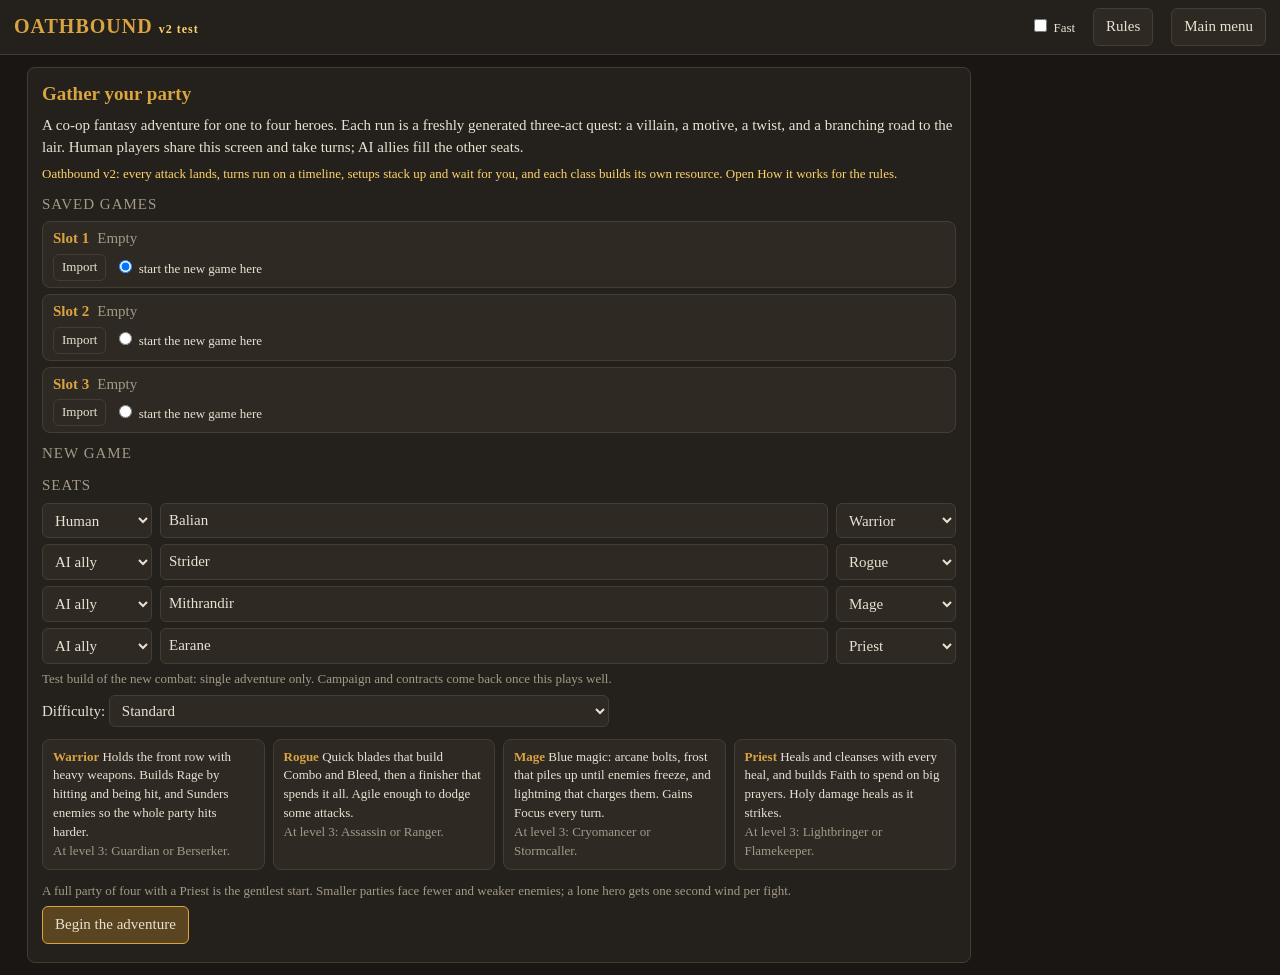
<file: oathbound-v2/index.html>
<!DOCTYPE html>
<html lang="en">
<head>
<meta charset="utf-8">
<meta name="viewport" content="width=device-width, initial-scale=1">
<title>Oathbound v2</title>
<style>
  :root { --bg: #191613; --panel: #24201b; --panel2: #2e2922; --line: #453d32; --ink: #e9e1d2; --dim: #a39a88; --gold: #d9a441; --red: #c8553d; --green: #6fae6a; --blue: #6c9bd1; --purple: #a583c9; }
  * { box-sizing: border-box; }
  body { margin: 0; background: var(--bg); color: var(--ink); font: 15px/1.45 Georgia, 'Times New Roman', serif; }
  button, select, input { font: inherit; color: inherit; }
  button { background: var(--panel2); border: 1px solid var(--line); border-radius: 6px; padding: 7px 12px; cursor: pointer; }
  button:hover:not(:disabled) { border-color: var(--gold); }
  button:disabled { opacity: 0.45; cursor: default; }
  button.primary { background: #5a4520; border-color: var(--gold); }
  button.on { outline: 2px solid var(--gold); }
  select, input[type=text] { background: var(--panel2); border: 1px solid var(--line); border-radius: 6px; padding: 6px 8px; }
  header { display: flex; flex-wrap: wrap; gap: 6px 18px; align-items: center; padding: 8px 14px; border-bottom: 1px solid var(--line); background: var(--panel); }
  header h1 { font-size: 20px; margin: 0; color: var(--gold); letter-spacing: 1px; }
  header .sp { flex: 1; }
  .stat b { color: var(--gold); }
  #wrap { display: grid; grid-template-columns: minmax(0, 1fr) 270px; gap: 12px; padding: 12px; max-width: 1250px; margin: 0 auto; }
  @media (max-width: 860px) { #wrap { grid-template-columns: 1fr; } }
  .card { background: var(--panel); border: 1px solid var(--line); border-radius: 8px; padding: 12px 14px; }
  h2 { font-size: 19px; margin: 0 0 8px; color: var(--gold); } h3 { font-size: 15px; margin: 10px 0 4px; color: var(--dim); font-weight: normal; text-transform: uppercase; letter-spacing: 1px; }
  p { margin: 6px 0; } .dim { color: var(--dim); } .small { font-size: 13px; }
  .row { display: flex; flex-wrap: wrap; gap: 8px; align-items: center; }
  .seat { display: grid; grid-template-columns: 110px 1fr 120px; gap: 8px; margin: 6px 0; }
  .bar { height: 8px; background: #111; border-radius: 4px; overflow: hidden; } .bar i { display: block; height: 100%; background: var(--green); } .bar.low i { background: var(--red); }
  .hero { margin-bottom: 8px; cursor: pointer; } .hero .nm { display: flex; justify-content: space-between; }
  .mapbox { overflow-x: auto; background: #e3d0a2; border: 1px solid var(--line); border-radius: 8px; }
  .node { cursor: default; } .node.go { cursor: pointer; } .node.go .ring { animation: pulse 1.2s infinite; }
  @keyframes pulse { 50% { stroke-opacity: 0.35; } }
  .side { display: grid; grid-template-columns: 1fr; gap: 6px; margin: 6px 0; }
  .rowline { display: flex; gap: 8px; align-items: stretch; min-height: 74px; }
  .rowlab { width: 54px; font-size: 12px; color: var(--dim); display: flex; align-items: center; justify-content: center; text-align: center; border: 1px dashed var(--line); border-radius: 6px; padding: 2px; }
  .rowlab.tgt { border: 2px solid var(--green); color: var(--ink); cursor: pointer; background: #23331f; }
  .unit { position: relative; flex: 1; max-width: 190px; background: var(--panel2); border: 1px solid var(--line); border-radius: 8px; padding: 6px 8px; font-size: 13px; cursor: pointer; }
  .unit.cur { border-color: var(--gold); box-shadow: 0 0 0 2px var(--gold) inset; } .unit.tgt { border-color: var(--green); box-shadow: 0 0 8px var(--green); } .unit.down { opacity: 0.4; }
  .unit .un { font-weight: bold; white-space: nowrap; overflow: hidden; text-overflow: ellipsis; } .unit.E .un { color: #e3a393; } .unit.boss .un { color: var(--purple); }
  .chip { display: inline-block; font-size: 11px; padding: 0 5px; border-radius: 8px; margin: 2px 2px 0 0; background: #4a3a2a; } .chip.good { background: #2c4a36; } .chip.Burning { background: #7a3a1c; } .chip.Stunned { background: #5d5a1e; } .chip.Marked { background: #6a2540; } .chip.Exposed { background: #44306a; } .chip.Prone { background: #2d4a5e; }
  .pop { position: absolute; right: 6px; top: 2px; font-weight: bold; font-size: 17px; animation: rise 1.1s forwards; pointer-events: none; } .pop.d { color: #ff7a5c; } .pop.h { color: var(--green); } .pop.m { color: var(--dim); font-size: 13px; }
  @keyframes rise { from { opacity: 1; transform: translateY(6px); } to { opacity: 0; transform: translateY(-14px); } }
  .log { height: 118px; overflow-y: auto; background: #151210; border: 1px solid var(--line); border-radius: 6px; padding: 6px 8px; font-size: 13px; color: var(--dim); } .log div:last-child { color: var(--ink); }
  .acts button { min-width: 96px; }
  .meter { position: relative; height: 12px; background: #111; border-radius: 3px; margin-top: 3px; font-size: 10px; } .meter i { position: absolute; left: 0; top: 0; bottom: 0; border-radius: 3px; } .meter span { position: relative; padding-left: 4px; color: #fff; }
  .meter.bleed i { background: #9c2b2b; } .meter.poison i { background: #4f7f2a; } .meter.stagger i { background: #a8862a; }
  .chip.Marked { background: #6a2540; } .chip.Numbed { background: #2a5a7a; } .chip.Frozen { background: #3a7aa8; } .chip.Poisoned { background: #3f5f22; } .chip.Oiled { background: #4a3a1a; }
  .pv { margin-top: 4px; padding: 3px 5px; border-radius: 4px; background: #1c2a1a; font-size: 12px; } .acts .cd { color: var(--dim); font-size: 12px; }
  .choice { display: block; width: 100%; text-align: left; margin: 6px 0; padding: 10px 12px; } .choice small { display: block; color: var(--dim); }
  .item { border: 1px solid var(--line); border-radius: 8px; padding: 8px 10px; margin: 6px 0; background: var(--panel2); } .item.sold { opacity: 0.4; } .item b { color: var(--gold); }
  .item.r0 { border-left: 4px solid #8d8d8d; } .item.r1 { border: 1px solid #4f9a4b; border-left-width: 4px; } .item.r2 { border: 1px solid #4a8fe0; border-left-width: 4px; } .item.r3 { border: 1px solid #b05be0; border-left-width: 4px; box-shadow: 0 0 6px rgba(176,91,224,0.35); } .item.r4 { border: 1px solid #2cc9b0; border-left-width: 4px; box-shadow: 0 0 6px rgba(44,201,176,0.35); }
  .item b.rn0, .rn0 { color: #cfcfcf; } .item b.rn1, .rn1 { color: #74c66f; } .item b.rn2, .rn2 { color: #6fa8ee; } .item b.rn3, .rn3 { color: #c98af0; } .item b.rn4, .rn4 { color: #4fdcc5; } .item.r5 { border: 1px solid #e8892b; border-left-width: 4px; box-shadow: 0 0 8px rgba(232,137,43,0.45); } .item b.rn5, .rn5 { color: #f0a050; }
  button.small { padding: 3px 8px; font-size: 13px; }
  .grid3 { display: grid; grid-template-columns: repeat(auto-fit, minmax(210px, 1fr)); gap: 8px; }
  #modal { position: fixed; inset: 0; background: rgba(0,0,0,0.7); display: none; align-items: flex-start; justify-content: center; padding: 30px 12px; overflow-y: auto; z-index: 5; } #modal.show { display: flex; } #modal > div { max-width: 640px; width: 100%; }
  .sk { border-top: 1px solid var(--line); padding: 6px 0; } .sk label { display: flex; gap: 8px; align-items: baseline; }
  .dice { display: inline-block; min-width: 34px; text-align: center; border: 2px solid var(--gold); border-radius: 6px; font-size: 20px; padding: 2px 6px; margin-right: 8px; }
.torder{display:flex;flex-wrap:wrap;gap:4px;align-items:center;margin:4px 0 8px;font-size:12px}
.torder .tolab{color:var(--dim,#998);font-variant:small-caps;letter-spacing:.04em;margin:0 4px 0 6px}
.torder .tolab:first-child{margin-left:0}
.to{padding:2px 7px;border-radius:10px;border:1px solid transparent;cursor:pointer;white-space:nowrap}
.toh{background:rgba(90,140,220,.22);border-color:rgba(90,140,220,.5)}
.toe{background:rgba(210,80,70,.2);border-color:rgba(210,80,70,.5)}
.tonow{font-weight:bold;border-color:#ffd36b;box-shadow:0 0 0 1px #ffd36b}
.toskip{opacity:.5;text-decoration:line-through}
.tosel{outline:1px dashed #ffd36b}
.stk{display:inline-block;font-size:11px;padding:1px 6px;margin:2px 3px 0 0;border-radius:8px;border:1px solid}
.stk.frost{background:rgba(120,190,255,.18);border-color:#7cbcff;color:#bfe0ff}.stk.shock{background:rgba(160,140,255,.18);border-color:#a08cff;color:#d6ccff}
.stk.bleed{background:rgba(200,40,40,.2);border-color:#c84040;color:#ffb0b0}.stk.poison{background:rgba(90,170,60,.2);border-color:#6fb84a;color:#c8f0b0}
.stk.burn{background:rgba(240,130,30,.2);border-color:#f0902a;color:#ffd0a0}.stk.sunder{background:rgba(170,170,170,.18);border-color:#aaa;color:#e0e0e0}
.res{font-size:11px;color:#ffd36b;margin-top:2px}.res .dots{letter-spacing:1px}
.wind{font-size:11px;color:#ff7a5a;font-weight:bold;margin-top:2px}
.toghost{border-style:dashed!important;border-color:#ffd36b!important;background:transparent!important}
.towind{color:#ff7a5a;font-weight:bold}
</style>
</head>
<body>
<header><h1>OATHBOUND <small style="font-size:12px;color:#ffd36b">v2 test</small></h1><span id="hud" class="row"></span><span class="sp"></span><label class="small"><input type="checkbox" id="fast"> Fast</label><button id="helpb">Rules</button><button id="newb">Main menu</button></header>
<div id="wrap"><main id="main"></main><aside id="party"></aside></div>
<div id="modal"><div class="card" id="mbody"></div></div>
<script>
// ===LOGIC-START===
// ---------- helpers ----------
function rnd(S) { S.seed = (S.seed + 0x6D2B79F5) | 0; let t = S.seed; t = Math.imul(t ^ t >>> 15, t | 1); t ^= t + Math.imul(t ^ t >>> 7, t | 61); return ((t ^ t >>> 14) >>> 0) / 4294967296; }
const ri = (S, n) => Math.floor(rnd(S) * n), pick = (S, a) => a[ri(S, a.length)], die = (S, n) => 1 + ri(S, n);
function shuffle(S, a) { a = a.slice(); for (let i = a.length - 1; i > 0; i--) { const j = ri(S, i + 1); [a[i], a[j]] = [a[j], a[i]]; } return a; }
const clamp = (v, a, b) => Math.max(a, Math.min(b, v));
const STATS = ['might', 'agility', 'mind', 'spirit'], STAT_NAME = { might: 'Might', agility: 'Agility', mind: 'Mind', spirit: 'Spirit' };
const K = { catchUp: 1.3, bigHp: 0.85, nodeXp: 2, lateLv: 0.4, vetLate: 0.25, easeN: 7, easeVet: 3, easeAtk: 1.2, easeHp: 0.25, glance: 4, mindCrit: 4, mightHp: 2, spiritResist: 0.03, spiritHeal: 0.03, focus: 0.7, campLv: [-0.32, 0.95, 3.7, 5.9, 7.3], vetLv: [0.05, 1.9, 2.85, 4.3, 2.6], conLv: 3.6, rankLv: 1.0, hp: 2.05, atk: 2.65, heroHeal: 0.15, vetHp: 1.34, vetAtk: 0.5, vetHeal: 0.12 };   // global difficulty knobs, set by simulation

// States: few, each with a big plain effect. Durations count the affected unit's own turns.
const STATE_INFO = {
  Frozen: 'Frozen solid: skips its next turn and was knocked 40 ticks down the timeline. Every hit on it is a critical, and Strike or lightning hits Shatter it for double damage.',
  Stunned: 'Dazed: skips its next turn and was knocked 25 ticks down the timeline. Every hit on it is a critical.',
  Hidden: 'Enemies cannot target you, and attacks that hit a row or everyone deal half damage to you. Your next attack is a critical and ends it.',
  Taunt: 'Enemies must attack this hero if they can.',
  Guard: 'Takes 30% less damage.',
  Hasted: 'Speed +30%: acts more often.', Slowed: 'Speed -30%: acts less often.',
  Blessed: 'Its next attack deals +40% damage.',
  Covered: 'Another hero takes the hits meant for this one.',
  Reckless: 'Takes 20% more damage until its next turn.',
  FrostArmour: '+3 ward, and anyone who hits it in melee gains 1 Frost.',
  Sanctuary: '+5 ward until the priest acts again.',
  Steady: 'Just recovered its footing: cannot be Stunned or Frozen again yet.',
  Flying: 'In the air: melee attacks cannot reach it until it has 3 or more Frost or Shock.',
  Enraged: 'Enraged: acts 30% faster and hits 20% harder.',
  Shielded: 'Protected by its followers: takes no damage while they stand.'
};
const DEBUFFS = ['Frozen', 'Stunned', 'Slowed', 'Reckless'];
// Stacks: up to 5 of each on a target. They hold while someone keeps adding to them; at the end of the target's turn, any kind that got
// nothing new since its last turn drops by one. Poison never fades. Bleed, Burn, Poison and Shock damage is 1 + half the applier's level per stack.
const STACKS = ['frost', 'shock', 'bleed', 'poison', 'burn', 'sunder'];
const STACK_NAME = { frost: 'Frost', shock: 'Shock', bleed: 'Bleed', poison: 'Poison', burn: 'Burn', sunder: 'Sunder' };
const STACK_INFO = {
  frost: 'Frost: it deals 6% less damage per stack. At 4 stacks it is Frozen. Ice Lance cashes Frost in; fire on Frost Melts it.',
  shock: 'Shock: every hit on it deals extra lightning damage per stack. Thunderclap cashes Shock in.',
  bleed: 'Bleed: damage per stack at the end of its turn. Eviscerate cashes Bleed in.',
  poison: 'Poison: small damage per stack each turn, it heals 20% less per stack, and it never fades. Rogue finishers deal +25% per Poison stack.',
  burn: 'Burn: damage per stack at the end of its turn. Holy Fire cashes Burn in; lightning on Burn Overloads it.',
  sunder: 'Sunder: it takes 10% more damage from everyone per stack.'
};
const REACT_INFO = { Melt: 'Fire on a target with Frost: +40% damage per Frost stack, and the Frost is used up.', Overload: 'Lightning on a target with Burn: the Burn is used up and explodes across its row.', Shatter: 'A Strike or lightning hit on a Frozen target: double damage, and the freeze ends.' };
const BU_NAME = STACK_NAME, BU_INFO = STACK_INFO;

// ---------- skills ----------
// ty: melee | ranged | spell | heal | buff | passive     tg: one | row | all | ally | allies | self | downed
// wt: q (Quick, 70) | n (Normal, 100) | h (Heavy, 140): how far down the timeline the user goes after acting
// gain: resource points it builds; cost: points it spends, or 'all' for finishers (fin: extra damage per point spent)
// st: stacks it adds to each target; push: ticks it knocks the target down the timeline; cash: { k, per } consumes those stacks for +per damage each
// el: fire | frost | lightning | holy | arcane; physical skills use the weapon's Slash, Pierce or Strike unless dt says otherwise; wpn: melee or ranged by weapon
const SK = {
  attack: { n: 'Attack', ty: 'melee', wpn: true, tg: 'one', m: 1, wt: 'n' },
  // warrior: Rage
  heavy: { n: 'Heavy Swing', ty: 'melee', tg: 'one', m: 1.1, st: { sunder: 1 }, gain: 1, wt: 'n' },
  shove: { n: 'Shove', ty: 'melee', tg: 'one', m: 0.5, push: 25, gain: 1, wt: 'q' },
  taunt: { n: 'Taunt', ty: 'buff', tg: 'self', buff: [['Taunt', 1]], cost: 1, wt: 'q' },
  cleave: { n: 'Cleave', ty: 'melee', tg: 'row', m: 0.8, st: { sunder: 1 }, cost: 2, wt: 'h' },
  shieldwall: { n: 'Shield Wall', ty: 'buff', tg: 'allies', buff: [['Guard', 1]], cost: 2, wt: 'q' },
  intercept: { n: 'Intercept', ty: 'buff', tg: 'ally', cover: true, cost: 1, wt: 'q' },
  slam: { n: 'Shield Slam', ty: 'melee', tg: 'one', m: 0.6, cost: 'all', fin: 0.25, pushPer: 15, wt: 'n' },
  reckless: { n: 'Reckless Swing', ty: 'melee', tg: 'one', m: 1.4, st: { sunder: 2 }, gain: 2, selfAp: ['Reckless', 1], wt: 'n' },
  whirl: { n: 'Whirlwind', ty: 'melee', tg: 'all', m: 0.8, st: { sunder: 1 }, cost: 3, wt: 'h' },
  execute: { n: 'Execute', ty: 'melee', tg: 'one', m: 1.0, cost: 'all', fin: 0.3, pay: { s: ['low'], m: 2 }, wt: 'h' },
  // rogue: Combo
  slash: { n: 'Slash', ty: 'melee', tg: 'one', m: 0.9, st: { bleed: 1 }, gain: 1, wt: 'q' },
  quickshot: { n: 'Quick Shot', ty: 'ranged', tg: 'one', m: 0.9, st: { bleed: 1 }, gain: 1, wt: 'q' },
  knife: { n: 'Throwing Knife', ty: 'ranged', tg: 'one', m: 0.7, dt: 'pierce', gain: 1, wt: 'q' },
  smoke: { n: 'Smoke Bomb', ty: 'buff', tg: 'self', buff: [['Hidden', 2]], gain: 2, cd: 4, wt: 'q' },
  evis: { n: 'Eviscerate', ty: 'melee', wpn: true, tg: 'one', m: 0.6, cost: 'all', fin: 0.3, rfin: true, special: 'evis', wt: 'n' },
  backstab: { n: 'Backstab', ty: 'melee', tg: 'one', m: 1.2, gain: 2, pay: { s: ['hidden', 'helpless'], m: 1.5 }, wt: 'n' },
  envenom: { n: 'Envenom', ty: 'melee', tg: 'one', m: 0.8, st: { poison: 2 }, gain: 1, wt: 'n' },
  garrote: { n: 'Garrote', ty: 'melee', tg: 'one', m: 0.5, cost: 'all', fin: 0.15, rfin: true, special: 'garrote', wt: 'n' },
  venomarrow: { n: 'Venom Arrow', ty: 'ranged', tg: 'one', m: 0.8, dt: 'pierce', st: { poison: 2 }, gain: 1, wt: 'n' },
  pinning: { n: 'Pinning Shot', ty: 'ranged', tg: 'one', m: 0.6, dt: 'pierce', cost: 'all', fin: 0.15, rfin: true, pushPer: 10, wt: 'n' },
  volley: { n: 'Volley', ty: 'ranged', tg: 'row', m: 0.4, dt: 'pierce', cost: 'all', fin: 0.15, rfin: true, st: { bleed: 1 }, wt: 'h' },
  // mage: Focus
  abolt: { n: 'Arcane Bolt', ty: 'spell', tg: 'one', m: 1.0, gain: 1, wt: 'n' },
  frostshard: { n: 'Frost Shard', ty: 'spell', el: 'frost', tg: 'one', m: 0.8, st: { frost: 1 }, gain: 1, wt: 'n' },
  spark: { n: 'Spark', ty: 'spell', el: 'lightning', tg: 'one', m: 0.8, st: { shock: 1 }, gain: 1, wt: 'n' },
  missiles: { n: 'Arcane Missiles', ty: 'spell', tg: 'all', m: 0.5, special: 'missiles', cost: 2, wt: 'n' },
  icelance: { n: 'Ice Lance', ty: 'spell', el: 'frost', tg: 'one', m: 1.0, cash: { k: 'frost', per: 0.4, frozen: 2 }, cost: 2, wt: 'n' },
  frostarmor: { n: 'Frost Armour', ty: 'buff', tg: 'ally', buff: [['FrostArmour', 2]], cost: 1, wt: 'q' },
  blizzard: { n: 'Blizzard', ty: 'spell', el: 'frost', tg: 'all', m: 0.5, st: { frost: 2 }, cost: 3, wt: 'h' },
  chain: { n: 'Chain Lightning', ty: 'spell', el: 'lightning', tg: 'one', m: 0.7, st: { shock: 1 }, special: 'chain', cost: 2, wt: 'n' },
  thunder: { n: 'Thunderclap', ty: 'spell', el: 'lightning', tg: 'one', m: 0.6, special: 'thunder', cost: 3, wt: 'h' },
  staticfield: { n: 'Static Field', ty: 'passive', tg: 'self', fx: { staticf: 1 } },
  // priest: Faith
  smite: { n: 'Smite', ty: 'spell', el: 'holy', tg: 'one', m: 1.0, gain: 1, wt: 'n' },
  mend: { n: 'Mend', ty: 'heal', tg: 'ally', heal: 1, gain: 1, wt: 'q' },
  bless: { n: 'Bless', ty: 'buff', tg: 'ally', buff: [['Blessed', 3]], cost: 1, wt: 'q' },
  revive: { n: 'Revive', ty: 'heal', tg: 'downed', reviveP: 0.3, cost: 2, once: true, wt: 'n' },
  radiance: { n: 'Radiance', ty: 'heal', tg: 'allies', heal: 0.7, cost: 3, wt: 'h' },
  sanctuary: { n: 'Sanctuary', ty: 'buff', tg: 'allies', buff: [['Sanctuary', 1]], cost: 2, wt: 'n' },
  judgement: { n: 'Judgement', ty: 'spell', el: 'holy', tg: 'one', m: 1.4, cost: 2, wt: 'n' },
  searing: { n: 'Searing Strike', ty: 'melee', el: 'fire', holyHeal: true, tg: 'one', m: 1.0, st: { burn: 2 }, gain: 1, wt: 'n' },
  pyre: { n: 'Pyre', ty: 'spell', el: 'fire', holyHeal: true, tg: 'row', m: 0.5, st: { burn: 1 }, cost: 2, wt: 'n' },
  holyfire: { n: 'Holy Fire', ty: 'melee', el: 'fire', holyHeal: true, tg: 'one', m: 0.7, cost: 'all', fin: 0.2, cash: { k: 'burn', per: 0.3 }, special: 'holyfire', wt: 'h' },
  // enemies (cooldowns count their own turns; big: bosses wind these up a turn ahead)
  e_hit: { n: 'Strike', ty: 'melee', tg: 'one', m: 1 },
  e_shot: { n: 'Shot', ty: 'ranged', tg: 'one', m: 1 },
  e_bolt: { n: 'Dark Bolt', ty: 'spell', tg: 'one', m: 1 },
  e_trip: { n: 'Hamstring', ty: 'melee', tg: 'one', m: 0.8, st: { bleed: 1 }, cd: 2 },
  e_mark: { n: 'Pick a Target', ty: 'ranged', tg: 'one', m: 0.7, st: { sunder: 1 }, cd: 2 },
  e_fire: { n: 'Firebrand', ty: 'spell', el: 'fire', tg: 'one', m: 0.9, st: { burn: 2 }, cd: 2 },
  e_bite: { n: 'Paralysing Bite', ty: 'melee', tg: 'one', m: 0.8, ap: [['Stunned', 1, 0.35]], cd: 3 },
  e_venom: { n: 'Venom Spit', ty: 'ranged', tg: 'one', m: 0.6, st: { poison: 2 }, cd: 2 },
  e_web: { n: 'Web', ty: 'ranged', tg: 'one', m: 0.5, ap: [['Slowed', 2, 1]], cd: 3 },
  e_expose: { n: 'Hex', ty: 'spell', tg: 'one', m: 0.6, st: { sunder: 2 }, cd: 2 },
  e_heal: { n: 'Dark Mending', ty: 'heal', tg: 'ally', heal: 1, cd: 2 },
  e_cleave: { n: 'Sweep', ty: 'melee', tg: 'row', m: 0.8, cd: 2 },
  e_drain: { n: 'Life Drain', ty: 'spell', tg: 'one', m: 1, leech: 0.5 },
  e_rally: { n: 'Rally', ty: 'buff', tg: 'allies', buff: [['Blessed', 2]], cd: 4 },
  e_charge: { n: 'Wild Charge', ty: 'melee', tg: 'one', m: 1.4, selfSt: { sunder: 2 }, cd: 2 },
  e_crush: { n: 'Crushing Blow', ty: 'melee', tg: 'one', m: 1.5, st: { sunder: 1 }, cd: 2, big: true },
  e_maul: { n: 'Maul', ty: 'melee', tg: 'one', m: 1.4, ap: [['Stunned', 1, 0.3]], cd: 2 },
  e_roar: { n: 'Roar', ty: 'spell', tg: 'all', m: 0.3, st: { sunder: 1 }, cd: 4 },
  e_curse: { n: 'Withering Curse', ty: 'spell', tg: 'all', m: 0.3, st: { sunder: 1 }, cd: 4 },
  e_deathbolt: { n: 'Death Bolt', ty: 'spell', tg: 'one', m: 1.5, cd: 2, big: true },
  e_breath: { n: 'Fire Breath', ty: 'spell', el: 'fire', tg: 'row', m: 0.8, st: { burn: 2 }, cd: 3, big: true },
  e_tail: { n: 'Tail Sweep', ty: 'melee', tg: 'row', m: 0.8, ap: [['Stunned', 1, 0.3]], cd: 2 },
  e_firewave: { n: 'Wall of Flame', ty: 'spell', el: 'fire', tg: 'row', m: 0.6, st: { burn: 1 }, cd: 3 },
  e_frost: { n: 'Grave Chill', ty: 'spell', el: 'frost', tg: 'one', m: 0.9, st: { frost: 2 }, cd: 2 },
  e_rouse: { n: 'Sound the Alarm', ty: 'buff', tg: 'self', summon: 'cutpurse', k: 1, cd: 3 },
  e_raise: { n: 'Raise Dead', ty: 'buff', tg: 'self', summon: 'skeleton', k: 2, cd: 4 },
  e_callthugs: { n: 'Call the Gang', ty: 'buff', tg: 'self', summon: 'thug', k: 2, cd: 5 },
  e_callwolves: { n: 'Call the Pack', ty: 'buff', tg: 'self', summon: 'wolf', k: 2, cd: 4 },
  e_callimps: { n: 'Summon Imps', ty: 'buff', tg: 'self', summon: 'imp', k: 2, cd: 4 }
};
for (const k in SK) SK[k].id = k;
const pct = v => Math.round(v * 100) + '%';
const EL_NAME = { fire: 'Fire', frost: 'Frost', lightning: 'Lightning', holy: 'Holy', arcane: 'Arcane' }, DT_NAME = { slash: 'Slash', pierce: 'Pierce', strike: 'Strike' };
const WT_NAME = { q: 'Quick', n: 'Normal', h: 'Heavy' };
function skillDesc(sk) {
  const p = [], tg = { one: 'one enemy', row: 'an enemy row', all: 'all enemies', ally: 'one ally', allies: 'the whole party', self: 'yourself', downed: 'a fallen ally' }[sk.tg];
  const kind = sk.el ? EL_NAME[sk.el] : sk.ty === 'spell' ? 'Arcane' : sk.dt ? DT_NAME[sk.dt] : 'Weapon';
  if (sk.ty === 'passive') return 'Passive: Shocked enemies lose 5 ticks per Shock stack every time they act.';
  if (sk.m) p.push(`${kind} ${sk.wpn ? 'attack (melee or ranged by weapon)' : { melee: 'melee attack', ranged: 'ranged attack', spell: 'spell' }[sk.ty]} on ${sk.special === 'missiles' ? 'three random enemies' : tg} for ${pct(sk.m)} damage.`);
  if (sk.special === 'chain') p.push('Jumps to two more enemies.');
  if (sk.el === 'holy' || sk.holyHeal) p.push('Holy: heals your most wounded ally for 20% of the damage.'); if (sk.el === 'arcane' || (sk.ty === 'spell' && !sk.el)) p.push('Ignores half of ward.');
  for (const [k, v] of Object.entries(sk.st || {})) p.push(`+${v} ${STACK_NAME[k]}.`);
  if (sk.fin) p.push(`Spends all points: +${pct(sk.fin)} damage per point.`);
  if (sk.rfin) p.push('+25% per Poison stack on the target.');
  if (sk.cash) p.push(`Uses up the target's ${STACK_NAME[sk.cash.k]}: +${pct(sk.cash.per)} damage per stack${sk.cash.frozen ? '; x2 on a Frozen target' : ''}.`);
  if (sk.special === 'evis') p.push('Then deals all of the target\'s remaining Bleed at once, doubled.');
  if (sk.special === 'garrote') p.push('Adds 1 Bleed and 1 Poison per point spent.');
  if (sk.special === 'thunder') p.push('Uses up the target\'s Shock: lightning damage per stack to it and its row; Stuns it at 4 or more.');
  if (sk.special === 'holyfire') p.push('Heals the party for each Burn stack used up.');
  if (sk.push) p.push(`Knocks the target ${sk.push} ticks down the timeline.`); if (sk.pushPer) p.push(`Knocks the target ${sk.pushPer} ticks down the timeline per point.`);
  if (sk.pay) p.push(`${sk.pay.s.map(s => ({ low: 'Against enemies below 30% health', hidden: 'From Hidden', helpless: 'against a Frozen or Stunned target' })[s]).join(' or ')}: x${sk.pay.m} damage.`);
  if (sk.heal) p.push(`Heals ${tg} (${pct(sk.heal)} strength) and cleanses Bleed, Burn, Poison and one bad state.`);
  if (sk.reviveP) p.push(`Brings a fallen ally back at ${pct(sk.reviveP)} health.`);
  if (sk.cover) p.push('Until your next turn, you take the hits meant for that ally.');
  for (const [s, t, c] of sk.ap || []) p.push(`${c < 1 ? pct(c) + ' chance to apply' : 'Applies'} ${s}.`);
  for (const [s] of sk.buff || []) p.push(`${s === 'Hidden' ? 'You become Hidden' : `Grants ${s} to ${tg}`}: ${STATE_INFO[s]}`);
  if (sk.selfAp) p.push(`Leaves you ${sk.selfAp[0]}.`);
  if (sk.leech) p.push(`Heals the user for ${pct(sk.leech)} of the damage.`);
  if (sk.summon) p.push('Calls reinforcements.');
  const res = []; if (sk.gain) res.push(`+${sk.gain} point${sk.gain > 1 ? 's' : ''}`); if (typeof sk.cost === 'number') res.push(`costs ${sk.cost}`); if (sk.wt) res.push(WT_NAME[sk.wt] + ' action');
  if (sk.once) res.push('once per fight'); else if (sk.cd) res.push(`cooldown ${sk.cd}`);
  if (res.length) p.push(res.join(', ').replace(/^./, c => c.toUpperCase()) + '.');
  return p.join(' ');
}

// ---------- classes ----------
const CLASSES = {
  warrior: { n: 'Warrior', row: 'F', hp: 30, hpl: 8, st: [4, 2, 1, 2], grow: ['might', 'agility'], wp: ['sword', 'axe', 'mace', 'spear', 'flail', 'warhammer', 'crossbow'], shield: true, armor: 3, base: ['heavy', 'shove', 'taunt', 'cleave'], start: ['sword', 'shield', 'medium'],
    blurb: 'Holds the front row with heavy weapons. Builds Rage by hitting and being hit, and Sunders enemies so the whole party hits harder.',
    subs: { guardian: { n: 'Guardian', sk: ['shieldwall', 'intercept', 'slam'], blurb: 'Shields the party, takes hits for allies, and slams enemies down the timeline.' }, berserker: { n: 'Berserker', sk: ['reckless', 'whirl', 'execute'], blurb: 'Reckless swings that pile on Sunder, then an Execute that spends every point of Rage.' } } },
  rogue: { n: 'Rogue', row: 'F', hp: 22, hpl: 6, st: [2, 4, 2, 1], grow: ['agility', 'might'], wp: ['dagger', 'sabre', 'rapier', 'bow', 'crossbow'], shield: false, armor: 2, base: ['slash', 'knife', 'smoke', 'evis'], start: ['dagger', null, 'light'],
    blurb: 'Quick blades that build Combo and Bleed, then a finisher that spends it all. Agile enough to dodge some attacks.',
    subs: { assassin: { n: 'Assassin', sk: ['backstab', 'envenom', 'garrote'], blurb: 'Strikes from Hidden, poisons, and garrotes for huge Bleed and Poison.' }, ranger: { n: 'Ranger', sk: ['venomarrow', 'pinning', 'volley'], blurb: 'Fights from the back row with a bow: venom arrows, pinning shots and volleys.' } } },
  mage: { n: 'Mage', row: 'B', hp: 18, hpl: 5, st: [1, 2, 4, 2], grow: ['mind', 'spirit'], wp: ['staff', 'dagger', 'wand'], shield: false, armor: 1, base: ['abolt', 'frostshard', 'spark', 'missiles'], start: ['staff', null, 'light'],
    blurb: 'Blue magic: arcane bolts, frost that piles up until enemies freeze, and lightning that charges them. Gains Focus every turn.',
    subs: { cryomancer: { n: 'Cryomancer', sk: ['icelance', 'frostarmor', 'blizzard'], blurb: 'Piles Frost on enemies until they freeze, then cashes it in with Ice Lance.' }, stormcaller: { n: 'Stormcaller', sk: ['chain', 'thunder', 'staticfield'], blurb: 'Spreads Shock across the field and detonates it with Thunderclap.' } } },
  priest: { n: 'Priest', row: 'B', hp: 22, hpl: 6, st: [2, 1, 2, 4], grow: ['spirit', 'might'], wp: ['mace', 'staff', 'spear', 'flail', 'warhammer', 'wand'], shield: true, armor: 3, base: ['smite', 'mend', 'bless', 'revive'], start: ['mace', 'shield', 'light'],
    blurb: 'Heals and cleanses with every heal, and builds Faith to spend on big prayers. Holy damage heals as it strikes.',
    subs: { lightbringer: { n: 'Lightbringer', sk: ['radiance', 'sanctuary', 'judgement'], blurb: 'Party-wide healing, warding prayers and a holy blast.' }, flamekeeper: { n: 'Flamekeeper', sk: ['searing', 'pyre', 'holyfire'], blurb: 'A holy-fire zealot in the front row: sets enemies Burning and cashes the flames in to heal the party.' } } }
};

// ---------- items ----------
const WT = {
  sword: { n: 'Sword', die: [8, 10, 12], hit: 1, phys: 'slash', bu: { bleed: 10, stagger: 10 }, note: 'Slash; +1 to hit; builds a little Bleed and Stagger' },
  axe: { n: 'Greataxe', die: [10, 12, 14], two: true, splash: true, phys: 'slash', bu: { stagger: 25 }, note: 'two-handed heavy Slash; builds Stagger; basic attacks also hit a second front-row enemy for half' },
  sabre: { n: 'Sabre', die: [6, 8, 10], fin: true, hit: 1, phys: 'slash', bu: { bleed: 30 }, note: 'curved Slash; uses Agility; +1 to hit; builds Bleed fast' },
  mace: { n: 'Mace', die: [7, 9, 11], bonus: 1, phys: 'strike', bu: { stagger: 20 }, note: 'Strike; builds Stagger' },
  dagger: { n: 'Dagger', die: [4, 6, 8], fin: true, assassin: true, phys: 'pierce', bu: { bleed: 20 }, note: 'Pierce; uses Agility; builds Bleed; always crits Marked, Stunned or Frozen targets, and its crits deal double' },
  spear: { n: 'Spear', die: [7, 9, 11], two: true, reach: true, phys: 'pierce', note: 'two-handed Pierce; melee skills work from the back row' },
  bow: { n: 'Bow', die: [7, 9, 11], two: true, ranged: true, fin: true, phys: 'pierce', note: 'two-handed Pierce; basic attacks are ranged and use Agility' },
  staff: { n: 'Staff', die: [4, 5, 6], sp: [8, 10, 12], two: true, phys: 'strike', bu: { stagger: 10 }, note: 'two-handed; much stronger spells and heals' },
  wand: { n: 'Wand', die: [4, 5, 6], sp: [6, 8, 10], hit: 1, phys: 'strike', note: 'one-handed; stronger spells and heals, +1 to hit' },
  rapier: { n: 'Rapier', die: [6, 8, 10], fin: true, hit: 2, crit: 1, phys: 'pierce', bu: { bleed: 10 }, note: 'Pierce; uses Agility; +2 to hit and crits on 19+' },
  flail: { n: 'Flail', die: [7, 9, 11], phys: 'strike', bu: { stagger: 30 }, note: 'Strike; builds Stagger fast' },
  warhammer: { n: 'Warhammer', die: [10, 12, 14], two: true, hit: -1, phys: 'strike', bu: { stagger: 35 }, note: 'two-handed Strike; -1 to hit; builds Stagger very fast' },
  crossbow: { n: 'Crossbow', die: [9, 11, 13], two: true, ranged: true, xbow: true, init: -3, phys: 'pierce', note: 'two-handed Pierce; basic attacks are ranged and use Might or Agility, -3 initiative' }
};
for (const w of Object.values(WT)) { w.die.push(w.die[2] + 2, w.die[2] + 4); if (w.sp) w.sp.push(w.sp[2] + 2, w.sp[2] + 4); }
const TIER = ['', 'Fine ', 'Masterwork ', 'Runed ', 'Legendary '], PRICE = [20, 45, 90, 160, 260];
const ARMOR = { light: { n: ['Robes', 'Warded Robes', 'Archmage Robes', 'Runewoven Robes', 'Robes of the Magi'], arm: [0, 1, 1, 2, 2], ward: [1, 2, 4, 5, 7], rank: 1 }, medium: { n: ['Leathers', 'Brigandine', 'Shadowmail', 'Wyrmhide', 'Nightweave'], arm: [1, 2, 3, 4, 5], ward: [0, 1, 1, 2, 3], rank: 2 }, heavy: { n: ['Chainmail', 'Half-plate', 'Full Plate', 'Runed Plate', 'Dragonscale Plate'], arm: [2, 4, 5, 6, 8], ward: [0, 0, 1, 2, 3], rank: 3, slow: 1 } };
const TRINKETS = [
  ['Ring of Might', { might: 1 }, 1], ['Ring of Agility', { agility: 1 }, 1], ['Ring of Mind', { mind: 1 }, 1], ['Ring of Spirit', { spirit: 1 }, 1],
  ['Belt of Giants', { might: 2 }, 3], ['Cat-step Boots', { agility: 2 }, 3], ['Circlet of Insight', { mind: 2 }, 3], ['Saint\'s Knucklebone', { spirit: 2 }, 3],
  ['Amulet of Vigor', { hp: 8 }, 1], ['Heartstone', { hp: 16 }, 3], ['Iron Buckle', { arm: 1 }, 1], ['Ward Charm', { ward: 2 }, 1],
  ['Hawk Feather', { hit: 1 }, 1], ['Lucky Coin', { crit: 2 }, 2], ['Troll Tooth', { regen: 2 }, 2], ['Sentinel\'s Badge', { startGuard: 1 }, 2],
  ['Steady Stone', { immune: 'Stunned' }, 2], ['Salamander Scale', { immune: 'Burning' }, 1], ['Rootfoot Charm', { immune: 'Exposed' }, 1],
  ['Lingering Censer', { dur: 1 }, 2], ['Hourglass Charm', { cdr: 1 }, 2], ['Thorn Bracers', { thorns: 3 }, 2], ['Leech Fang', { leech: 0.15 }, 2],
  ['Quickening Spur', { init: 4 }, 1], ['Executioner\'s Token', { pay: 0.3 }, 2],
  ['Whetstone Pendant', { dmg: 1 }, 1], ['Giant\'s Knuckle', { dmg: 3 }, 3], ['Warding Sigil', { ward: 2, def: 1 }, 1], ['Marching Drum', { init: 2, hp: 4 }, 1],
  ['Bloodstone', { leech: 0.1, hp: 4 }, 2], ['Duelist\'s Glove', { hit: 1, crit: 1 }, 2], ['Ember Charm', { procs: [['Burning', 0.2]] }, 2], ['Tracker\'s Eye', { procs: [['Marked', 0.25]] }, 2],
  ['Rending Hook', { bu: { bleed: 20 } }, 2], ['Pilgrim\'s Flask', { healm: 0.2 }, 2], ['Guardian Idol', { arm: 1, ward: 1 }, 2], ['Featherfall Cloak', { agility: 1, init: 2 }, 2],
  ['Scholar\'s Lens', { mind: 1, hit: 1 }, 2], ['Bear Totem', { might: 1, hp: 6 }, 2], ['Prayer Beads', { spirit: 1, regen: 1 }, 2], ['Stormglass Vial', { bu: { stagger: 20 } }, 3],
  ['Phoenix Feather', { phoenix: 1 }, 3], ['Veil of Shadows', { startHidden: 1 }, 3], ['Mirror Shard', { ward: 3, def: 2 }, 3],
  ['Ring of Power', { primary: 1 }, 1], ['Band of Power', { primary: 1, hp: 4 }, 2], ['Crown of Power', { primary: 2 }, 3],
  ['Viper Fang', { bu: { poison: 20 } }, 2], ['Rimefrost Charm', { procs: [['Numbed', 0.25]] }, 2], ['Brand of the Inquisitor', { vs: [['Burning', 0.2], ['Numbed', 0.2], ['Frozen', 0.2]] }, 3]
];
// off-hand items: shields for the armoured classes, tomes for casters, parrying daggers for the quick
const OFF = { shield: { n: 'Shield', cls: ['warrior', 'priest'], def: [2, 3, 4, 5, 6], arm: [0, 1, 1, 2, 2], fx: [{}, {}, {}, {}, {}] }, tome: { n: 'Tome', cls: ['mage', 'priest'], def: [0, 0, 0, 0, 0], arm: [0, 0, 0, 0, 0], fx: [{ mind: 1 }, { mind: 1, spirit: 1 }, { mind: 2, spirit: 2 }, { mind: 3, spirit: 2 }, { mind: 4, spirit: 3 }] },
  parry: { n: 'Parrying Dagger', cls: ['rogue', 'warrior'], def: [1, 2, 2, 3, 3], arm: [0, 0, 0, 0, 0], fx: [{}, { crit: 1 }, { crit: 1, hit: 1 }, { crit: 1, hit: 2 }, { crit: 2, hit: 2 }] } };
const offOf = it => OFF[it.type || 'shield'];
const FX_TEXT = { bu: v => Object.entries(v).map(([k, a]) => `hits add +${a} ${BU_NAME[k]}`).join(', '), primary: v => `+${v} to your class's main stat`, def: v => `+${v} defence`, spd: v => `spell die +${v}`, lowhp: v => `+${pct(v)} damage while below half health`, exec: v => `+${pct(v)} damage to enemies below 30% health`, aoe: v => `+${pct(v)} damage with row and all-enemy skills`, dr: v => `takes ${pct(v)} less damage`, pen: v => `ignores ${v} armour and ward`,
  chance: v => `+${pct(v)} to your chances of applying states`, opener: () => 'first attack each fight is a critical hit', killHeal: v => `heal ${pct(v)} of your health on a kill`, spread: () => 'when a Burning enemy dies, the fire jumps to another', vs: v => v.map(p => `+${pct(p[1])} damage to ${p[0]} enemies`).join(', '), aura: v => 'the whole party gains: ' + fxText(v),
  dmg: v => `+${v} damage on every hit`, phoenix: () => 'once per fight, survive a killing blow', procs: v => v.map(p => `hits have a ${pct(p[1])} chance to apply ${p[0]}`).join(', '), healm: v => `your heals are ${pct(v)} stronger`, startHidden: () => 'starts every fight Hidden', startTaunt: () => 'starts every fight with Taunt', might: v => `+${v} Might`, agility: v => `+${v} Agility`, mind: v => `+${v} Mind`, spirit: v => `+${v} Spirit`, hp: v => `+${v} health`, arm: v => `+${v} armour`, ward: v => `+${v} ward (reduces spell damage)`, hit: v => `+${v} to hit`,
  crit: v => `crits on a roll of ${20 - v}+`, regen: v => `regain ${v} health each turn`, startGuard: () => 'starts every fight with Guard', immune: v => `immune to ${v}`, dur: v => `states you apply last ${v} turn longer`,
  cdr: v => `cooldowns are ${v} turn shorter`, thorns: v => `melee attackers take ${v} damage`, leech: v => `heal for ${pct(v)} of damage dealt`, init: v => `+${v} initiative`, pay: v => `combo bonuses are +${v} stronger` };
const CONS = {
  potion: { n: 'Healing Potion', tg: 'ally', flatHeal: 16, price: 12, d: 'Heals one ally for 16 (+4 per level) and cleanses Bleed, Burn, Poison and one bad state.' },
  greater: { n: 'Greater Potion', tg: 'ally', flatHeal: 34, price: 26, d: 'Heals one ally for 34 (+4 per level) and cleanses them.', tier: 2 },
  fury: { n: 'Elixir of Fury', tg: 'ally', buff: [['Blessed', 3]], price: 12, d: 'One ally is Blessed: their next attack deals +40%.' },
  stoneskin: { n: 'Stoneskin Draught', tg: 'ally', buff: [['Guard', 2]], price: 12, d: 'One ally takes 30% less damage for 2 turns.' },
  thunderstone: { n: 'Thunderstone', tg: 'all', flat: 2, el: 'lightning', st: { shock: 2 }, price: 20, d: 'Lightning damage to all enemies and 2 Shock each.', tier: 2 },
  tears: { n: 'Phoenix Tears', tg: 'downed', reviveP: 0.8, price: 30, d: 'Revives a downed ally at 80% health.', tier: 3 },
  salts: { n: 'Smelling Salts', tg: 'downed', reviveP: 0.4, price: 15, d: 'Revives a downed ally at 40% health.' },
  firebomb: { n: 'Firebomb', tg: 'row', flat: 5, el: 'fire', st: { burn: 2 }, price: 14, d: 'Fire damage to an enemy row and 2 Burn each.' },
  frostflask: { n: 'Frost Flask', tg: 'row', flat: 3, el: 'frost', st: { frost: 2 }, price: 12, d: 'Frost damage to an enemy row and 2 Frost each.' },
  flash: { n: 'Flash Powder', tg: 'row', flat: 1, push: 30, price: 16, d: 'Knocks an enemy row 30 ticks down the timeline.' },
  oil: { n: 'Oil Pot', tg: 'one', flat: 1, st: { burn: 3 }, price: 10, d: 'Douses one enemy in burning oil: 3 Burn.' },
  tangle: { n: 'Tanglefoot Bag', tg: 'row', flat: 1, ap: [['Slowed', 2, 1]], price: 12, d: 'Slows an enemy row for 2 turns.' },
  venom: { n: 'Vial of Venom', tg: 'one', flat: 1, st: { poison: 3 }, price: 14, d: '3 Poison on one enemy.' },
  tonic: { n: 'Cleansing Tonic', tg: 'ally', flatHeal: 8, price: 8, d: 'Heals an ally for 8 and cleanses them.' }
};
for (const k in CONS) CONS[k].id = k;
// what old item effects mean under the new rules: chance-based states become stacks
const PROC_MAP = { Burning: 'burn', Numbed: 'frost', Marked: 'sunder', Exposed: 'sunder', Frozen: 'frost' }, BU_MAP = { bleed: 'bleed', poison: 'poison', stagger: 'sunder' };
function normFx(fx) {
  if (fx.procs) fx.procs = fx.procs.map(([s, ch, only]) => [PROC_MAP[s] || s, ch, only]);
  if (fx.bu) { const o = {}; for (const [k, v] of Object.entries(fx.bu)) o[BU_MAP[k]] = (o[BU_MAP[k]] || 0) + v; fx.bu = o; }
  if (fx.immune) fx.immune = [].concat(fx.immune).map(s => PROC_MAP[s] || s);
  if (fx.vs) fx.vs = fx.vs.map(([s, v]) => [PROC_MAP[s] || s, v]);
  return fx;
}
Object.assign(FX_TEXT, { bu: v => Object.entries(normFx({ bu: v }).bu).map(([k, a]) => `${Math.round(Math.min(1, a / 40) * 100)}% chance per hit to add 1 ${STACK_NAME[k]}`).join(', '),
  procs: v => normFx({ procs: v }).procs.map(p => `hits have a ${pct(p[1])} chance to add 1 ${STACK_NAME[p[0]] || p[0]}`).join(', '), def: v => `+${v * 3}% evasion`, hit: v => `+${v} damage`, crit: v => `critical hits deal +${v * 20}%`,
  init: v => `+${v / 2} speed`, cdr: v => `start each fight with ${v} more resource point${v > 1 ? 's' : ''}`, dur: v => `skills that add stacks add ${v} more`, pay: v => `finishers and cash-ins deal +${pct(v)}`,
  immune: v => `immune to ${[].concat(v).map(s => STACK_NAME[PROC_MAP[s] || s] || s).join(' and ')}`, vs: v => normFx({ vs: v }).vs.map(p => `+${pct(p[1])} damage to targets with ${STACK_NAME[p[0]] || p[0]}`).join(', ') });
// rarity: gear gains one step per affix; trinkets by their tier; set pieces have their own
const RAR = ['Common', 'Uncommon', 'Rare', 'Epic', 'Set', 'Relic'], PROC_T = { Burning: 3, Exposed: 2, Marked: 3, Numbed: 2 };
const AFFIX = {
  flaming: { n: 'Flaming', on: 'w', pre: 1, fx: { procs: [['Burning', 0.25]] } }, hunters: { n: 'Heavy', on: 'w', pre: 1, fx: { bu: { stagger: 15 } } }, serrated: { n: 'Serrated', on: 'w', pre: 1, fx: { bu: { bleed: 15 } } }, venomous: { n: 'Venomous', on: 'w', pre: 1, fx: { bu: { poison: 25 } } }, frosted: { n: 'Frostbitten', on: 'w', pre: 1, fx: { procs: [['Numbed', 0.25]] } }, sundering: { n: 'Sundering', on: 'w', pre: 1, fx: { procs: [['Exposed', 0.2]] } },
  keen: { n: 'Keen', on: 'w', pre: 1, fx: { crit: 1 } }, balanced: { n: 'Balanced', on: 'w', pre: 1, fx: { hit: 1 } }, vampiric: { n: 'Vampiric', on: 'w', pre: 1, fx: { leech: 0.1 } }, swift: { n: 'Swift', on: 'w', pre: 1, fx: { init: 3 } },
  sturdy: { n: 'Sturdy', on: 'a', pre: 1, fx: { arm: 1 } }, warded: { n: 'Warded', on: 'a', pre: 1, fx: { ward: 2 } }, spiked: { n: 'Spiked', on: 'a', pre: 1, fx: { thorns: 2 } }, stalwart: { n: 'Stalwart', on: 'a', pre: 1, fx: { hp: 8 } }, mending: { n: 'Mending', on: 'a', pre: 1, fx: { regen: 1 } },
  power: { n: 'Power', fx: { primary: 1 } }, power2: { n: 'Power', fx: { primary: 1 } }, might: { n: 'Might', fx: { might: 1 } }, agility: { n: 'Agility', fx: { agility: 1 } }, mind: { n: 'Mind', fx: { mind: 1 } }, spirit: { n: 'Spirit', fx: { spirit: 1 } }, vigor: { n: 'Vigor', fx: { hp: 6 } }, duelist: { n: 'the Duelist', fx: { pay: 0.15 } }, lingering: { n: 'Lingering', fx: { dur: 1 } }
};
const SETS = {
  dawn: { n: 'Bulwark of the Dawn', pieces: [{ k: 'shield', n: 'Dawnguard Shield' }, { k: 'armor', type: 'heavy', n: 'Dawnplate' }, { k: 'trinket', n: 'Dawnstar Medal', fx: { hp: 6 } }], bonus: { 2: { arm: 2 }, 3: { thorns: 4, startGuard: 1, startTaunt: 1 } } },
  night: { n: 'Nightstalker\'s Kit', pieces: [{ k: 'weapon', type: 'dagger', n: 'Nightfang' }, { k: 'armor', type: 'medium', n: 'Nightstalker Leathers' }, { k: 'trinket', n: 'Shadow Clasp', fx: { agility: 1 } }], bonus: { 2: { crit: 1, init: 4 }, 3: { startHidden: 1, pay: 0.4 } } },
  ember: { n: 'Emberweave', pieces: [{ k: 'weapon', type: 'staff', n: 'Emberbrand Staff' }, { k: 'armor', type: 'light', n: 'Emberweave Robes' }, { k: 'trinket', n: 'Cinder Heart', fx: { mind: 1 } }], bonus: { 2: { mind: 2 }, 3: { procs: [['Burning', 0.35]], dur: 1 } } },
  mercy: { n: 'Vestments of Mercy', pieces: [{ k: 'shield', n: 'Aegis of Mercy' }, { k: 'armor', type: 'light', n: 'Vestments of Mercy' }, { k: 'trinket', n: 'Rosary of Mercy', fx: { spirit: 1 } }], bonus: { 2: { spirit: 2 }, 3: { healm: 0.3, regen: 3 } } },
  signet: { n: 'The Twin Signets', pieces: [{ k: 'trinket', n: 'Sun Signet', fx: { might: 1 } }, { k: 'trinket', n: 'Moon Signet', fx: { mind: 1 } }], bonus: { 2: { hp: 10, hit: 1 } } }
};
// relics: one-of-a-kind items that only turn up on contracts of rank 3 and above
const UNIQUES = {
  dawnbreaker: { k: 'weapon', type: 'sword', n: 'Dawnbreaker', fx: { dmg: 3, hit: 1, procs: [['Burning', 0.3]] } }, widowmaker: { k: 'weapon', type: 'dagger', n: 'Widowmaker', fx: { crit: 3, vs: [['Marked', 0.3]], bu: { poison: 20 } } },
  stormcall: { k: 'weapon', type: 'staff', n: 'Stormcall', fx: { spd: 4, bu: { stagger: 20 }, mind: 2 } }, longwatch: { k: 'weapon', type: 'bow', n: 'Longwatch', fx: { pen: 4, hit: 2, init: 4 } },
  kingsbane: { k: 'weapon', type: 'warhammer', n: 'Kingsbane', fx: { exec: 0.4, dmg: 2, bu: { stagger: 20 } } }, gravemace: { k: 'weapon', type: 'mace', n: 'Gravemace', fx: { leech: 0.2, spirit: 2, might: 1 } },
  oathkeeper: { k: 'shield', type: 'shield', n: 'Oathkeeper', fx: { arm: 2, dr: 0.1, startGuard: 1 } }, mountain: { k: 'armor', type: 'heavy', n: 'Mountain\'s Heart', fx: { hp: 25, regen: 3 } },
  shadowskin: { k: 'armor', type: 'medium', n: 'Shadowskin', fx: { def: 3, agility: 2, startHidden: 1 } }, mantle: { k: 'armor', type: 'light', n: 'Mantle of Stars', fx: { ward: 4, mind: 2, cdr: 1 } },
  tear: { k: 'trinket', n: 'Saint\'s Tear', fx: { healm: 0.35, spirit: 2 } }, embercrown: { k: 'trinket', n: 'Crown of Embers', fx: { aoe: 0.25, pay: 0.3 } }
};
function mergeFx(into, fx) { for (const [k, v] of Object.entries(fx || {})) { if (k === 'immune') (into.immune = into.immune || []).push(...[].concat(v)); else if (k === 'procs') into.procs = (into.procs || []).concat(v); else if (k === 'vs') into.vs = (into.vs || []).concat(v); else if (k === 'bu') { into.bu = { ...(into.bu || {}) }; for (const [b, a] of Object.entries(v)) into.bu[b] = (into.bu[b] || 0) + a; } else if (k === 'aura') into.aura = mergeFx(into.aura || {}, v); else into[k] = (into[k] || 0) + v; } return into; }
// fills in the derived fields (name, effects, rarity, price) after an item is made or changed
function finish(it) {
  if (it.k === 'cons') { it.r = 0; return it; }
  const piece = it.set ? SETS[it.set].pieces[it.pi] : it.uq ? UNIQUES[it.uq] : null, afx = it.afx || [];
  if (it.k !== 'trinket' || piece) { it.fx = {}; if (piece) mergeFx(it.fx, piece.fx); if (it.k === 'shield') mergeFx(it.fx, offOf(it).fx[it.tier - 1]); for (const a of afx) mergeFx(it.fx, AFFIX[a].fx); }
  const base = piece ? (it.k === 'trinket' ? '' : TIER[it.tier - 1]) + piece.n : it.k === 'weapon' ? TIER[it.tier - 1] + WT[it.type].n : it.k === 'shield' ? TIER[it.tier - 1] + offOf(it).n : it.k === 'armor' ? ARMOR[it.type].n[it.tier - 1] : it.n;
  const pre = afx.filter(a => AFFIX[a].pre).map(a => AFFIX[a].n + ' ').join(''), suf = afx.filter(a => !AFFIX[a].pre).map(a => AFFIX[a].n);
  it.n = pre + base + (suf.length ? ' of ' + suf.join(' and ') : '');
  it.r = it.uq ? 5 : piece ? 4 : it.k === 'trinket' ? it.tier : afx.length;
  it.price = Math.round((it.k === 'trinket' ? 15 + 15 * it.tier : PRICE[it.tier - 1] * (it.k === 'shield' ? 0.8 : 1)) * (it.uq ? 3 : piece ? 2 : 1 + 0.35 * afx.length)); return it;
}
function mkWeapon(type, tier) { return finish({ k: 'weapon', type, tier, afx: [] }); }
function mkShield(tier, type) { return finish({ k: 'shield', type: type || 'shield', tier, afx: [] }); }
function mkArmor(type, tier) { return finish({ k: 'armor', type, tier, afx: [] }); }
function mkTrinket(i) { const t = TRINKETS[i]; return finish({ k: 'trinket', ti: i, n: t[0], fx: t[1], tier: t[2] }); }
function mkCons(id, qty) { return finish({ k: 'cons', id, n: CONS[id].n, qty: qty || 1, price: CONS[id].price * (qty || 1) }); }
function mkUnique(id) { const u = UNIQUES[id]; return finish({ k: u.k, type: u.type, tier: 5, uq: id, ti: -1, afx: [] }); }
function mkSet(set, pi, tier) { const p = SETS[set].pieces[pi]; return finish({ k: p.k, type: p.type, tier: p.k === 'trinket' ? 3 : tier, set, pi, ti: -1, afx: [] }); }
function fxText(fx) { return Object.entries(fx || {}).map(([k, v]) => FX_TEXT[k] ? FX_TEXT[k](v) : '').filter(Boolean).join(', '); }
function itemDesc(it) {
  if (it.k === 'cons') return CONS[it.id].d + (it.qty > 1 ? ` (x${it.qty})` : '');
  let d = '';
  if (it.k === 'weapon') { const w = WT[it.type]; d = `d${w.die[it.tier - 1]} damage${w.bonus ? '+' + w.bonus : ''}${w.sp ? `, d${w.sp[it.tier - 1]} spell die` : ''}; ${w.note}.`; }
  else if (it.k === 'shield') { const o = offOf(it), t = it.tier - 1; d = `Off-hand${o.def[t] ? `, +${o.def[t]} defence` : ''}${o.arm[t] ? `, +${o.arm[t]} armour` : ''}. Not usable with two-handed weapons.`; }
  else if (it.k === 'armor') { const a = ARMOR[it.type]; d = `${it.type[0].toUpperCase() + it.type.slice(1)} armour: ${a.arm[it.tier - 1]} armour, ${a.ward[it.tier - 1]} ward${a.slow ? ', -1 Agility' : ''}.`; }
  const f = fxText(it.fx); return (d + (f ? ' ' + f[0].toUpperCase() + f.slice(1) + '.' : '')).trim();
}
function setCount(h, set) { return Object.values(h.gear).filter(g => g && g.set === set).length; }
function setLines(set) { const s = SETS[set]; return Object.entries(s.bonus).map(([n, fx]) => `${n} pieces: ${fxText(fx)}`); }
function canUse(h, it) { const c = CLASSES[h.cls];
  if (it.k === 'weapon') return c.wp.includes(it.type) || (it.type === 'bow' && h.sub === 'ranger');
  if (it.k === 'shield') return offOf(it).cls.includes(h.cls); if (it.k === 'armor') return ARMOR[it.type].rank <= c.armor; return true; }
function itemScore(it) { if (!it) return 0; return it.tier + (it.uq ? 2.5 : it.set ? 1.2 : it.k === 'trinket' ? 0 : 0.4 * (it.afx || []).length); }
// what equipping would replace; returns the old item (or null)
function slotOf(h, it) { return it.k === 'weapon' ? 'w' : it.k === 'shield' ? 'off' : it.k === 'armor' ? 'a' : (!h.gear.t1 ? 't1' : !h.gear.t2 ? 't2' : 't1'); }
// Equipping never destroys anything: whatever comes off goes into the shared pack.
function equip(S, h, it) {
  const slot = slotOf(h, it), old = h.gear[slot], m0 = maxHp(h);
  if (slot === 't1' && old && h.gear.t2) { h.gear.t1 = h.gear.t2; h.gear.t2 = it; } else h.gear[slot] = it;
  if (old) S.stash.push(old);
  if (it.k === 'weapon' && WT[it.type].two && h.gear.off) { S.stash.push(h.gear.off); h.gear.off = null; }
  if (it.k === 'shield' && h.gear.w && WT[h.gear.w.type].two) { S.stash.push(h.gear.w); const si = S.stash.findIndex(x => x.k === 'weapon' && !WT[x.type].two && canUse(h, x)); h.gear.w = si >= 0 ? S.stash.splice(si, 1)[0] : mkWeapon({ warrior: 'sword', rogue: 'dagger', mage: 'wand', priest: 'mace' }[h.cls], 1); }
  h.hp = clamp(h.hp + Math.max(0, maxHp(h) - m0), 1, maxHp(h));
}
const packable = S => S.screen !== 'combat' && S.screen !== 'end';
function fromStash(S, si, hi) { const it = S.stash[si], h = S.party[hi]; if (!packable(S) || !it || !h || !canUse(h, it)) return false; S.stash.splice(si, 1); equip(S, h, it); return true; }
function unequip(S, hi, slot) { const h = S.party[hi]; if (!packable(S) || !h || slot === 'w' || !h.gear[slot]) return false; S.stash.push(h.gear[slot]); h.gear[slot] = null; if (slot === 't1' && h.gear.t2) { h.gear.t1 = h.gear.t2; h.gear.t2 = null; } h.hp = clamp(h.hp, 1, maxHp(h)); return true; }
const sellValue = (S, it) => Math.round(it.price * (room(S, 'armoury') ? 0.75 : 0.5));
function sellStash(S, si) { const it = S.stash[si]; if (!it || (S.screen !== 'shop' && S.screen !== 'town')) return false; S.gold += sellValue(S, it); S.stash.splice(si, 1); return true; }

// ---------- talents: one of two at each of levels 6 to 10 ----------
const TALENTS = {
  guardian: [[['Iron Skin', { arm: 2 }], ['Shield Wall', { def: 2 }]], [['Stalwart', { hp: 16 }], ['Retribution', { thorns: 4 }]], [['Rallying Presence', { aura: { arm: 1 } }], ['Unbreakable', { immune: 'Stunned' }]], [['Punisher', { vs: [['Exposed', 0.25]] }], ['Second Wind', { regen: 4 }]], [['Living Fortress', { dr: 0.2, hp: 10 }], ['Warden\'s Oath', { startGuard: 1, startTaunt: 1 }]]],
  berserker: [[['Bloodlust', { lowhp: 0.25 }], ['Brutal Force', { dmg: 3, hp: 6 }]], [['Butcher', { exec: 0.3 }], ['Thick Hide', { hp: 14 }]], [['Feast', { killHeal: 0.15 }], ['Savage', { crit: 2 }]], [['Opportunist', { vs: [['Stunned', 0.35], ['Exposed', 0.15]] }], ['Relentless', { cdr: 1 }]], [['Rampage', { aoe: 0.3, bu: { bleed: 10 } }], ['Deathless Rage', { phoenix: 1 }]]],
  assassin: [[['Opener', { opener: 1 }], ['Precision', { hit: 2 }]], [['Lethality', { crit: 2 }], ['Slippery', { def: 2 }]], [['Exploit Weakness', { pay: 0.4 }], ['Venom', { bu: { poison: 25 } }]], [['Cull', { exec: 0.35 }], ['Shadowstep', { startHidden: 1 }]], [['Master Assassin', { vs: [['Marked', 0.45]], crit: 1 }], ['Quick Hands', { cdr: 1 }]]],
  ranger: [[['Eagle Eye', { hit: 2 }], ['Fleet', { init: 5 }]], [['Hunter\'s Mark', { procs: [['Marked', 0.3]] }], ['Camouflage', { def: 3, hp: 8 }]], [['Piercing Arrows', { pen: 3 }], ['Steady Aim', { crit: 2, dmg: 1 }]], [['Suppressing Fire', { aoe: 0.3 }], ['Predator', { vs: [['Marked', 0.3]] }]], [['Deadeye', { dmg: 3 }], ['Trapper', { chance: 0.2, dur: 1 }]]],
  cryomancer: [[['Rime', { procs: [['Numbed', 0.3]] }], ['Focus', { mind: 1, hit: 1 }]], [['Permafrost', { dur: 1 }], ['Ice Armour', { ward: 3, immune: 'Numbed' }]], [['Cold Snap', { vs: [['Numbed', 0.25]] }], ['Glacial Ward', { aura: { ward: 1 }, def: 1 }]], [['Hailstorm', { aoe: 0.3 }], ['Quickened Casting', { cdr: 1 }]], [['Heart of Winter', { vs: [['Frozen', 0.5]] }], ['Arcane Might', { spd: 4 }]]],
  stormcaller: [[['Static', { bu: { stagger: 15 } }], ['Focus', { mind: 1, hit: 1 }]], [['Overcharge', { vs: [['Stunned', 0.3]] }], ['Storm Ward', { ward: 3, def: 1 }]], [['Forked Lightning', { aoe: 0.3 }], ['Tailwind', { init: 5, def: 2 }]], [['Thunderstruck', { bu: { stagger: 20 } }], ['Quickened Casting', { cdr: 1 }]], [['Eye of the Storm', { pen: 4, crit: 1 }], ['Arcane Might', { spd: 4 }]]],
  lightbringer: [[['Gentle Hands', { healm: 0.2 }], ['Devotion', { spirit: 1, hp: 6 }]], [['Beacon', { aura: { regen: 2 } }], ['Sanctified', { ward: 3 }]], [['Radiant', { vs: [['Burning', 0.25], ['Numbed', 0.25]] }], ['Swift Prayers', { cdr: 1 }]], [['Benediction', { aura: { hit: 1, regen: 1 } }], ['Martyr', { hp: 14 }]], [['Miracle Worker', { healm: 0.3 }], ['Divine Wrath', { spd: 4 }]]],
  flamekeeper: [[['Zeal', { dmg: 3, hp: 6 }], ['Devotion', { spirit: 1, hp: 6 }]], [['Armour of Faith', { arm: 2 }], ['Fire Ward', { ward: 2, immune: 'Burning' }]], [['Crusader', { aura: { dmg: 1 } }], ['Righteous Fire', { vs: [['Burning', 0.25]] }]], [['Kindled Faith', { procs: [['Burning', 0.3]] }], ['Blood for Blessing', { leech: 0.15 }]], [['Avatar of Flame', { dr: 0.12, lowhp: 0.2 }], ['Shepherd', { healm: 0.25, aura: { regen: 2 } }]]]
};
// each path's built-in strengths, on top of its skills
const SUBFX = { guardian: { arm: 2, hp: 8 }, berserker: { hp: 10, leech: 0.1 }, assassin: { crit: 1, def: 2, hp: 8 }, ranger: {}, cryomancer: {}, stormcaller: {}, lightbringer: { healm: 0.2 }, flamekeeper: { arm: 2, hp: 12, healm: 0.4, leech: 0.15 } };
const talentsOf = h => h.sub ? (h.tal || []).map((c, k) => c === 0 || c === 1 ? TALENTS[h.sub][k][c] : null).filter(Boolean) : [];
function setTalent(S, hi, k, c) { const h = S.party[hi]; if (!h || !h.sub || k < 0 || k > h.level - 6 || (c !== 0 && c !== 1)) return false; h.tal = h.tal || []; const m0 = maxHp(h); h.tal[k] = c; h.hp = clamp(h.hp + Math.max(0, maxHp(h) - m0), 1, maxHp(h)); return true; }

// ---------- heroes ----------
function heroFx(h) { const fx = {}, sets = {}; for (const g of Object.values(h.gear)) { if (!g) continue; mergeFx(fx, g.fx); if (g.set) sets[g.set] = (sets[g.set] || 0) + 1; }
  for (const [k, n] of Object.entries(sets)) for (const [need, b] of Object.entries(SETS[k].bonus)) if (n >= +need) mergeFx(fx, b);
  if (h.sub && SUBFX[h.sub]) mergeFx(fx, SUBFX[h.sub]); for (const t of talentsOf(h)) mergeFx(fx, t[1]); if (h.bonus) mergeFx(fx, h.bonus); return fx; }
function heroStat(h, s) { const c = CLASSES[h.cls], L = h.level - 1, fx = heroFx(h);
  return c.st[STATS.indexOf(s)] + (c.grow[0] === s ? L : c.grow[1] === s ? L >> 1 : 0) + (fx[s] || 0) + (c.grow[0] === s ? fx.primary || 0 : 0) - (s === 'agility' && h.gear.a && ARMOR[h.gear.a.type].slow ? 1 : 0); }
function maxHp(h) { const c = CLASSES[h.cls]; return Math.max(1, Math.round((c.hp + c.hpl * (h.level - 1) + (heroFx(h).hp || 0) + K.mightHp * heroStat(h, 'might')) * (1 - 0.1 * h.wounds))); }
// a Ranger fights from the back row, so the rogue's Slash becomes a Quick Shot
const RANGER_SWAP = { slash: 'quickshot' }, swapSk = (h, id) => h.sub === 'ranger' && RANGER_SWAP[id] || id;
function known(h) { const c = CLASSES[h.cls], out = c.base.slice(0, h.level >= 2 ? 4 : 3).map(id => swapSk(h, id)); if (h.sub) out.push(...c.subs[h.sub].sk.slice(0, h.level - 2)); return out; }
function autoEquip(h) { h.eq = known(h).filter(id => SK[id].ty !== 'passive'); }
function newHero(seat, i) { const c = CLASSES[seat.cls];
  const h = { name: seat.name || c.n, cls: seat.cls, sub: null, ctrl: seat.ctrl, player: seat.player || '', level: 1, wounds: 0, row: c.row, hp: 0, eq: [], tal: [],
    gear: { w: mkWeapon(c.start[0], 1), off: c.start[1] ? mkShield(1) : null, a: mkArmor(c.start[2], 1), t1: null, t2: null } };
  h.hp = maxHp(h); autoEquip(h); return h; }
function heroUnit(h, i) {
  const fx = normFx(heroFx(h)), g = h.gear, w = WT[g.w.type], t = g.w.tier - 1, st = {}; for (const s of STATS) st[s] = heroStat(h, s);
  if (w.crit) fx.crit = (fx.crit || 0) + w.crit; if (w.init) fx.init = (fx.init || 0) + w.init; if (w.hit) fx.hit = (fx.hit || 0) + w.hit;
  const kn = known(h); for (const id of kn) if (SK[id].fx) mergeFx(fx, SK[id].fx);
  const stk = {}; for (const [k, v] of Object.entries(normFx({ bu: { ...(w.bu || {}) } }).bu || {})) stk[k] = Math.min(1, v / 40);
  return { id: 'h' + i, side: 'H', hi: i, cls: h.cls, sub: h.sub, name: h.name, row: h.row, hp: h.hp, max: maxHp(h), st, lvl: h.level, fx,
    arm: (g.a ? ARMOR[g.a.type].arm[g.a.tier - 1] : 0) + (g.off ? offOf(g.off).arm[g.off.tier - 1] : 0) + (fx.arm || 0), ward: (g.a ? ARMOR[g.a.type].ward[g.a.tier - 1] : 0) + (fx.ward || 0), defb: (g.off ? offOf(g.off).def[g.off.tier - 1] : 0) + (fx.def || 0),
    w: { die: w.die[t], sp: (w.sp ? w.sp[t] : 4 + t) + (fx.spd || 0), bonus: w.bonus || 0, fin: w.fin, reach: w.reach, ranged: w.ranged, splash: w.splash, xbow: w.xbow, phys: w.phys, stk },
    skills: kn.filter(id => SK[id].ty !== 'passive'), states: {}, cds: {}, used: {}, down: h.hp <= 0 };
}

// ---------- enemies ----------
// ar: armour type (how Slash, Pierce and Strike land); aff: elemental multipliers; bres 0 = immune to that stack
const ARMT = { cloth: { slash: 1.2, pierce: 1, strike: 0.9 }, hide: { slash: 1.1, pierce: 1.1, strike: 0.9 }, mail: { slash: 0.85, pierce: 1.2, strike: 1 }, plate: { slash: 0.8, pierce: 0.9, strike: 1.2 }, bone: { slash: 0.85, pierce: 0.8, strike: 1.2 }, spirit: { slash: 0.6, pierce: 0.6, strike: 0.6 } };
const AR_NAME = { cloth: 'Cloth or flesh', hide: 'Hide', mail: 'Mail', plate: 'Plate', bone: 'Bone', spirit: 'Spirit' };
const FAM = {
  bandit: { n: 'Bandits', aff: {}, bres: {}, weak: 'Bandits panic when Marked (+25% damage taken).' },
  undead: { n: 'Undead', aff: { holy: 1.5, fire: 1.25, frost: 0.75 }, bres: { bleed: 0, poison: 0 }, weak: 'Weak to holy (x1.5) and fire (x1.25); shrug off frost (x0.75); cannot bleed or be poisoned.' },
  beast: { n: 'Beasts', aff: { fire: 1.5, lightning: 0.8 }, bres: { bleed: 1.25 }, weak: 'Weak to fire (x1.5) and bleed easily; thick hides dull lightning (x0.8).' },
  cult: { n: 'Cultists', aff: { fire: 0.5, holy: 1.3 }, bres: {}, weak: 'Fire-blessed (fire x0.5) but weak to holy (x1.3).' }
};
const EN = {
  cutpurse: { n: 'Cutpurse', fam: 'bandit', ar: 'cloth', hp: 12, atk: 2, agi: 4, arm: 0, ward: 0, die: 4, row: 'F', sk: ['e_hit'] },
  thug: { n: 'Thug', fam: 'bandit', ar: 'mail', hp: 18, atk: 3, agi: 1, arm: 1, ward: 0, die: 6, row: 'F', sk: ['e_hit', 'e_trip'] },
  archer: { n: 'Bandit Archer', fam: 'bandit', ar: 'cloth', hp: 11, atk: 3, agi: 3, arm: 0, ward: 0, die: 6, row: 'B', sk: ['e_shot', 'e_mark'] },
  xbow: { n: 'Crossbowman', fam: 'bandit', ar: 'mail', hp: 14, atk: 4, agi: 2, arm: 2, ward: 0, die: 8, row: 'B', sk: ['e_shot'], act: 2 },
  hedgemage: { n: 'Hedge Mage', fam: 'bandit', ar: 'cloth', hp: 10, atk: 3, agi: 2, arm: 0, ward: 1, die: 6, row: 'B', sk: ['e_fire', 'e_expose'], act: 2 },
  captain: { n: 'Bandit Captain', fam: 'bandit', ar: 'mail', hp: 40, atk: 4, agi: 3, arm: 2, ward: 0, die: 8, row: 'F', sk: ['e_hit', 'e_cleave', 'e_rally'], elite: true },
  skeleton: { n: 'Skeleton', fam: 'undead', ar: 'bone', hp: 13, atk: 3, agi: 2, arm: 2, ward: 0, die: 6, row: 'F', sk: ['e_hit'] },
  zombie: { n: 'Zombie', fam: 'undead', ar: 'cloth', hp: 24, atk: 3, agi: 0, arm: 0, ward: 0, die: 6, row: 'F', sk: ['e_hit', 'e_trip'] },
  drowned: { n: 'Drowned One', fam: 'undead', ar: 'cloth', aff: { lightning: 1.5, fire: 0.75 }, hp: 22, atk: 3, agi: 1, arm: 0, ward: 1, die: 7, row: 'F', sk: ['e_hit', 'e_frost'] },
  bonearcher: { n: 'Bone Archer', fam: 'undead', ar: 'bone', hp: 10, atk: 3, agi: 3, arm: 1, ward: 0, die: 6, row: 'B', sk: ['e_shot'] },
  ghoul: { n: 'Ghoul', fam: 'undead', ar: 'hide', hp: 16, atk: 4, agi: 3, arm: 0, ward: 0, die: 6, row: 'F', sk: ['e_hit', 'e_bite'], act: 2 },
  wraith: { n: 'Wraith', fam: 'undead', ar: 'spirit', hp: 14, atk: 4, agi: 4, arm: 0, ward: 2, die: 6, row: 'B', sk: ['e_drain', 'e_expose'], act: 2 },
  warden: { n: 'Barrow Warden', fam: 'undead', ar: 'plate', hp: 42, atk: 5, agi: 2, arm: 3, ward: 0, die: 8, row: 'F', sk: ['e_hit', 'e_crush', 'e_curse'], elite: true },
  wolf: { n: 'Wolf', fam: 'beast', ar: 'hide', hp: 12, atk: 3, agi: 4, arm: 0, ward: 0, die: 6, row: 'F', sk: ['e_hit', 'e_trip'] },
  boar: { n: 'Tusker', fam: 'beast', ar: 'hide', hp: 18, atk: 3, agi: 2, arm: 1, ward: 0, die: 6, row: 'F', sk: ['e_hit', 'e_charge'] },
  spider: { n: 'Giant Spider', fam: 'beast', ar: 'hide', hp: 11, atk: 2, agi: 3, arm: 0, ward: 0, die: 5, row: 'B', sk: ['e_venom', 'e_web'] },
  lurker: { n: 'Marsh Lurker', fam: 'beast', ar: 'hide', aff: { fire: 1, frost: 1.3 }, hp: 20, atk: 3, agi: 2, arm: 1, ward: 0, die: 7, row: 'F', sk: ['e_hit', 'e_venom'] },
  bats: { n: 'Bat Swarm', fam: 'beast', ar: 'hide', hp: 9, atk: 2, agi: 6, arm: 0, ward: 0, die: 4, row: 'B', sk: ['e_shot'], act: 2 },
  bear: { n: 'Cave Bear', fam: 'beast', ar: 'hide', hp: 48, atk: 5, agi: 2, arm: 1, ward: 0, die: 10, row: 'F', sk: ['e_hit', 'e_maul', 'e_roar'], elite: true },
  troll: { n: 'Hill Troll', fam: 'beast', ar: 'hide', hp: 52, atk: 5, agi: 1, arm: 2, ward: 0, die: 10, row: 'F', sk: ['e_hit', 'e_crush', 'e_roar'], elite: true, regen: 0.05 },
  acolyte: { n: 'Acolyte', fam: 'cult', ar: 'cloth', hp: 10, atk: 2, agi: 2, arm: 0, ward: 1, die: 5, row: 'B', sk: ['e_bolt', 'e_heal'] },
  zealot: { n: 'Zealot', fam: 'cult', ar: 'cloth', hp: 15, atk: 3, agi: 3, arm: 0, ward: 0, die: 6, row: 'F', sk: ['e_hit', 'e_charge'] },
  flamecaller: { n: 'Flamecaller', fam: 'cult', ar: 'cloth', hp: 10, atk: 3, agi: 2, arm: 0, ward: 2, die: 5, row: 'B', sk: ['e_fire', 'e_firewave'], act: 2 },
  hexer: { n: 'Hexer', fam: 'cult', ar: 'cloth', hp: 10, atk: 3, agi: 2, arm: 0, ward: 2, die: 6, row: 'B', sk: ['e_bolt', 'e_expose', 'e_mark'], act: 2 },
  imp: { n: 'Imp', fam: 'cult', ar: 'hide', hp: 9, atk: 3, agi: 5, arm: 0, ward: 1, die: 4, row: 'F', sk: ['e_fire', 'e_hit'] },
  champion: { n: 'Cult Champion', fam: 'cult', ar: 'plate', hp: 44, atk: 5, agi: 3, arm: 2, ward: 2, die: 8, row: 'F', sk: ['e_hit', 'e_crush', 'e_rally'], elite: true },
  // story enemies: fight objectives
  runner: { n: 'Messenger', fam: 'bandit', ar: 'cloth', hp: 7, atk: 2, agi: 2, arm: 0, ward: 0, die: 4, row: 'B', sk: ['e_shot'], story: true },
  // bosses
  banditking: { n: 'Bandit King', fam: 'bandit', ar: 'mail', hp: 90, atk: 6, agi: 4, arm: 2, ward: 1, die: 10, row: 'F', sk: ['e_hit', 'e_cleave', 'e_crush', 'e_rally', 'e_callthugs'], boss: true },
  necro: { n: 'Necromancer', fam: 'undead', ar: 'cloth', bres: { bleed: 0.6, poison: 0.6 }, hp: 64, atk: 6, agi: 3, arm: 0, ward: 3, die: 9, row: 'B', sk: ['e_drain', 'e_curse', 'e_deathbolt', 'e_raise'], boss: true },
  knight: { n: 'Hollow Knight', fam: 'undead', ar: 'plate', hp: 100, atk: 6, agi: 2, arm: 4, ward: 1, die: 10, row: 'F', sk: ['e_hit', 'e_crush', 'e_cleave', 'e_curse'], boss: true },
  beastlord: { n: 'Beastlord', fam: 'beast', ar: 'hide', hp: 85, atk: 6, agi: 4, arm: 1, ward: 1, die: 10, row: 'F', sk: ['e_hit', 'e_maul', 'e_roar', 'e_callwolves'], boss: true },
  prophet: { n: 'Prophet', fam: 'cult', ar: 'cloth', hp: 72, atk: 6, agi: 3, arm: 0, ward: 3, die: 9, row: 'B', sk: ['e_fire', 'e_firewave', 'e_heal', 'e_callimps'], boss: true },
  arch1: { n: 'The Regent', fam: 'cult', ar: 'plate', hp: 95, atk: 6, agi: 4, arm: 2, ward: 2, die: 10, row: 'F', sk: ['e_hit', 'e_crush', 'e_curse', 'e_rally', 'e_callimps'], boss: true, next: 'arch2' },
  arch2: { n: 'The Regent Unbound', fam: 'cult', ar: 'spirit', aff: { fire: 0.5, holy: 1.5 }, hp: 100, atk: 7, agi: 4, arm: 1, ward: 4, die: 11, row: 'F', sk: ['e_deathbolt', 'e_breath', 'e_drain', 'e_raise', 'e_tail'], boss: true },
  wyrm: { n: 'Wyrm', fam: 'cult', ar: 'plate', aff: { fire: 0.25, frost: 1.5, holy: 1 }, hp: 96, atk: 6, agi: 3, arm: 3, ward: 2, die: 10, row: 'F', sk: ['e_hit', 'e_breath', 'e_tail'], boss: true }
};
const affOf = e => ({ ...FAM[e.fam].aff, ...(e.aff || {}) }), bresOf = e => ({ bleed: 1, poison: 1, stagger: 1, ...FAM[e.fam].bres, ...(e.bres || {}) });
// the first few fights of a run ramp up to full strength, so a new party can find its feet
const rampOf = S => Math.max(0, 1 - (S.stats ? S.stats.fights : 9) / (S.diff ? K.easeVet : K.easeN));
function enemyUnit(S, key, lv, k, n) {
  const e = EN[key], big = e.elite || e.boss, iron = hasMod(S, 'armored') ? 3 : 0, small = n === 1 ? 0.62 : n === 2 ? 0.88 : 1, size = (big ? 0.4 + 0.15 * n : 1) * small, ease = rampOf(S), atk = e.atk + 1.3 * (lv - 1) + K.atk - (n === 1 ? 1.5 : 0) - K.easeAtk * ease, agi = Math.round(e.agi + 0.4 * (lv - 1));
  const vet = S.diff ? 1 : 0, hp = Math.max(1, Math.round(e.hp * (1 + 0.4 * (lv - 1)) * size * K.hp * (big ? K.bigHp : 1) * (1 - K.easeHp * ease) * (vet ? K.vetHp : 1))), a = Math.round(atk + vet * K.vetAtk), fx = {};
  if (hasMod(S, 'regen') || e.regen) fx.regen = Math.ceil(hp * (e.regen || 0.05));
  return { id: 'e' + k, side: 'E', key, name: e.n, fam: e.fam, ar: e.ar, aff: affOf(e), bres: bresOf(e), row: e.row, hp, max: hp, st: { might: a, agility: agi, mind: a, spirit: a }, lvl: Math.round(lv), fx,
    arm: e.arm + Math.floor((lv - 1) / 2) + iron, ward: e.ward + Math.floor((lv - 1) / 2) + iron, defb: 0, w: { die: e.die + Math.floor(lv - 1), sp: e.die + Math.floor(lv - 1), bonus: 0, stk: {} },
    skills: e.sk.slice(), states: {}, cds: {}, used: {}, elite: e.elite, boss: e.boss };
}
// Bosses: lieutenants at their side, and a change at 66% and 33% health
const BOSSP = {
  wyrm: { lt: ['flamecaller', 'flamecaller'], p: ['fly', 'enrage'], t: ['Ashwing beats its great wings and takes to the air. Only Frost or Shock can bring it down within reach of blades.', 'Ashwing crashes to the ground, enraged and burning.'] },
  necro: { lt: ['bonearcher', 'ghoul'], p: ['raise', 'drain'], t: ['Mother Vex raises the fallen around her.', 'Mother Vex begins to drain the life from everyone near her.'] },
  knight: { lt: ['skeleton', 'skeleton'], p: ['iron', 'unshield'], t: ['Ser Aldous raises his shield: he takes half damage until Sundered 3 times.', 'Ser Aldous casts his shield aside and swings with both hands.'] },
  banditking: { lt: ['archer', 'thug'], p: ['reinforce', 'haste'], t: ['Garrick roars for his gang.', 'Garrick fights in the open, fast and furious.'] },
  prophet: { lt: ['acolyte', 'zealot'], p: ['shield', 'burnall'], t: ['The Prophet wraps herself in her followers\' faith: she takes no damage while they stand.', 'The Prophet sets the very air alight.'] },
  beastlord: { lt: ['wolf', 'wolf'], p: ['howl', 'savage'], t: ['The Antlered Man howls, and his pack quickens.', 'The Antlered Man drops to all fours, savage: every blow Sunders.'] }
};
function bossPhase(S, C, b) {
  const cfg = BOSSP[b.key]; if (!cfg) return; const want = b.hp / b.max < 0.33 ? 2 : b.hp / b.max < 0.66 ? 1 : 0;
  while ((b.phase || 0) < want) { b.phase = (b.phase || 0) + 1; const eff = cfg.p[b.phase - 1]; say(C, cfg.t[b.phase - 1]); C.fx.push({ id: b.id, tag: 'Phase ' + (b.phase + 1) });
    const add = (key, k) => { for (let i = 0; i < k; i++) { if (living(C, 'E').length >= 6) break; const u = prep(S, C, enemyUnit(S, key, C.lv, C.nextId++, C.n)); if (living(C, 'E').filter(x => x.row === u.row).length >= 3) u.row = u.row === 'F' ? 'B' : 'F'; u.next = C.time + delayOf(u, 'n'); C.units.push(u); } };
    if (eff === 'fly') b.states.Flying = { t: 99 };
    if (eff === 'enrage') b.burnHits = true; if (eff === 'enrage' || eff === 'unshield' || eff === 'haste') { delete b.states.Flying; b.iron = false; b.states[eff === 'haste' ? 'Hasted' : 'Enraged'] = { t: 99 }; }
    if (eff === 'raise') add('skeleton', 1); if (eff === 'drain') b.drainAll = true; if (eff === 'iron') b.iron = true; if (eff === 'reinforce') add('thug', 2);
    if (eff === 'shield') { if (!living(C, 'E').some(u => u !== b && ['acolyte', 'zealot'].includes(u.key))) add('acolyte', 2); b.states.Shielded = { t: 99 }; }
    if (eff === 'burnall') b.burnAll = true;
    if (eff === 'howl') { add('wolf', 1); for (const u of living(C, 'E')) if (u.key === 'wolf') u.states.Hasted = { t: 99 }; }
    if (eff === 'savage') { b.states.Enraged = { t: 99 }; b.sunderHits = true; }
  }
}


// ---------- combat ----------
// No rounds: every unit has a place on a timeline (u.next, in ticks) and the lowest acts next. Acting pushes you back by
// the action's weight (Quick 70, Normal 100, Heavy 140) x 10 / Speed, where Speed = 8 + Agility.
const has = (u, s) => !!u.states[s];
const up = u => u.hp > 0 && !u.down;
const living = (C, side) => C.units.filter(u => u.side === side && up(u));
const frontOf = (C, side) => living(C, side).filter(u => u.row === 'F');
const other = side => side === 'H' ? 'E' : 'H';
const unit = (C, id) => C.units.find(u => u.id === id);
const say = (C, t) => { C.log.push(t); if (C.log.length > 200) C.log.shift(); };
const helpless = t => has(t, 'Stunned') || has(t, 'Frozen');
const WEIGHT = { q: 70, n: 100, h: 140 };
const RES = { warrior: ['Rage', 0], rogue: ['Combo', 0], mage: ['Focus', 2], priest: ['Faith', 1] };
const speedOf = u => Math.max(3, (8 + u.st.agility + (u.fx.init || 0) / 2) * (has(u, 'Hasted') ? 1.3 : 1) * (has(u, 'Slowed') ? 0.7 : 1) * (has(u, 'Enraged') ? 1.3 : 1));
const delayOf = (u, wt) => Math.round(WEIGHT[wt || 'n'] * 10 / speedOf(u));
const stackPow = t => (k) => (t.spow && t.spow[k]) || 1;
// fill in what every combatant needs on the timeline
function prep(S, C, u) {
  u.stacks = u.stacks || {}; u.spow = u.spow || {}; u.added = {}; u.turns = 0;
  const agiEva = Math.max(0, 4 * (u.st.agility - 4));
  u.eva = u.npc ? 0 : u.side === 'H' ? Math.min(25, Math.min(20, agiEva) + 3 * (u.defb || 0)) : Math.min(20, agiEva);
  const r = RES[u.cls]; u.resMax = 5; u.res = r ? Math.min(5, r[1] + (u.st.mind >= 3 ? 1 : 0) + (u.st.mind >= 6 ? 1 : 0) + (u.fx.cdr || 0)) : 0;
  return u;
}
const resName = u => RES[u.cls] ? RES[u.cls][0] : 'Points';
const gainRes = (u, n) => { if (u.resMax && n > 0) u.res = Math.min(u.resMax, (u.res || 0) + n); };
// put stacks on a target; Frost at 4 freezes it
function addStack(S, C, t, k, n, src) {
  if (!up(t) || !n) return 0; if ((t.bres && t.bres[k] === 0) || (t.fx.immune || []).includes(k)) return 0;
  let got = 0; for (let i = 0; i < n; i++) { if (t.side === 'H' && src && src.side !== 'H' && C.rng() < t.st.spirit * 0.05) continue; got++; }
  if (!got) { if (t.side === 'H') say(C, `${t.name} shrugs off the ${STACK_NAME[k]}.`); return 0; }
  t.stacks[k] = Math.min(5, (t.stacks[k] || 0) + got); t.added[k] = true; t.spow[k] = Math.max(t.spow[k] || 0, 1 + Math.floor((src ? src.lvl : 1) / 2));
  if (k === 'frost' && t.stacks.frost >= 4 && !has(t, 'Frozen')) freeze(C, t, 'Frozen');
  return got;
}
function freeze(C, t, s) {
  if (has(t, 'Steady') || helpless(t)) return false; t.states[s] = { t: 1 }; t.next += s === 'Frozen' ? 40 : 25;
  say(C, s === 'Frozen' ? `${t.name} is frozen solid.` : `${t.name} is Stunned.`); C.fx.push({ id: t.id, tag: s }); return true;
}
function addState(C, t, s, turns, src) {
  if (s === 'Stunned' || s === 'Frozen') return freeze(C, t, s);
  t.states[s] = { t: turns, fresh: C.cur === t.id }; return true;
}
function kindOf(att, sk) { if (sk.el) return { el: sk.el }; if (sk.ty === 'spell') return { el: 'arcane' }; if (sk.flat !== undefined) return {}; return { phys: sk.dt || (att.w && att.w.phys) || 'slash' }; }
function skillType(u, sk) { return sk.wpn ? (u.w.ranged ? 'ranged' : 'melee') : sk.ty; }
const atkStat = (u, sk) => sk.el === 'holy' ? u.st.spirit : sk.ty === 'spell' ? u.st.mind : u.side === 'H' && u.w.fin ? Math.max(u.st.agility, sk.ty === 'ranged' ? 0 : u.st.might) : sk.ty === 'ranged' ? (u.w.xbow ? Math.max(u.st.might, u.st.agility) : u.st.agility) : u.st.might;
const dieOf = (att, sk) => skillType(att, sk) === 'spell' ? att.w.sp : att.w.die;
function reactionOf(att, sk, t) {
  if (t.side !== 'E' || sk.flat !== undefined && !sk.el) return null; const kd = kindOf(att, sk);
  if (has(t, 'Frozen') && (kd.el === 'lightning' || kd.phys === 'strike')) return 'Shatter';
  if (kd.el === 'fire' && t.stacks.frost) return 'Melt';
  if (kd.el === 'lightning' && t.stacks.burn) return 'Overload';
  return null;
}
const payOk = (sk, att, t) => !!(sk.pay && sk.pay.s.some(s => s === 'low' ? t.hp / t.max < 0.3 : s === 'hidden' ? has(att, 'Hidden') : s === 'helpless' ? helpless(t) : has(t, s)));
const wardOf = t => t.ward + (has(t, 'FrostArmour') ? 3 : 0) + (has(t, 'Sanctuary') ? 5 : 0);
// damage for a given roll; pure, so the AI and the preview can use it. pts = resource points a finisher would spend.
function calc(att, sk, t, roll, crit, pts) {
  const ty = skillType(att, sk), kd = kindOf(att, sk), rx = reactionOf(att, sk, t), tags = [], flat = sk.flat !== undefined;
  let base = flat ? sk.flat + 2 * att.lvl : roll + (att.w.bonus || 0) + (att.fx.dmg || 0) + (att.fx.hit || 0) + atkStat(att, { ...sk, ty });
  let m = flat ? 1 : sk.m; const mul = (v, tag) => { m *= v; if (tag) tags.push(`${tag} x${(+v.toFixed(2))}`); };
  if (sk.fin) mul(1 + sk.fin * pts, `${pts} point${pts === 1 ? '' : 's'}`);
  if (sk.rfin && t.stacks.poison) mul(1 + 0.25 * t.stacks.poison, `${t.stacks.poison} Poison`);
  if ((sk.fin || sk.cash) && att.fx.pay) mul(1 + att.fx.pay, 'gear');
  if (payOk(sk, att, t)) mul(sk.pay.m, sk.pay.s.includes('low') ? 'wounded' : has(att, 'Hidden') ? 'from Hidden' : 'helpless');
  if (sk.cash && t.stacks[sk.cash.k]) mul(1 + sk.cash.per * t.stacks[sk.cash.k], `${t.stacks[sk.cash.k]} ${STACK_NAME[sk.cash.k]}`);
  if (sk.cash && sk.cash.frozen && has(t, 'Frozen')) mul(sk.cash.frozen, 'Frozen');
  if (kd.phys && t.ar && ARMT[t.ar][kd.phys] !== 1) mul(ARMT[t.ar][kd.phys], `${DT_NAME[kd.phys]} vs ${AR_NAME[t.ar].split(' ')[0].toLowerCase()}`);
  if (kd.el && t.aff && t.aff[kd.el] && t.aff[kd.el] !== 1) mul(t.aff[kd.el], EL_NAME[kd.el]);
  if (rx === 'Melt') mul(1 + 0.4 * t.stacks.frost, 'Melt'); if (rx === 'Shatter') mul(2, 'Shatter');
  if (t.stacks.sunder) mul(1 + 0.1 * t.stacks.sunder, `${t.stacks.sunder} Sunder`);
  if (has(att, 'Blessed') && !flat) mul(1.4, 'Blessed');
  if (att.stacks && att.stacks.frost) mul(1 - 0.06 * att.stacks.frost, 'your Frost');
  if (has(att, 'Enraged')) mul(1.2, 'enraged');
  if (has(t, 'Reckless')) mul(1.2, 'reckless');
  if (att.fx.lowhp && att.hp / att.max < 0.5) mul(1 + att.fx.lowhp); if (att.fx.exec && t.hp / t.max < 0.3) mul(1 + att.fx.exec); if (att.fx.aoe && sk.tg !== 'one') mul(1 + att.fx.aoe);
  for (const [vs, v] of att.fx.vs || []) if (t.stacks[vs] || has(t, vs)) mul(1 + v, 'gear vs ' + (STACK_NAME[vs] || vs));
  if (crit && !flat) mul(1.5 + (att.fx.crit || 0) * 0.2, 'critical');
  const armour = flat ? 0 : Math.max(0, (kd.phys ? t.arm : kd.el === 'arcane' ? Math.floor(wardOf(t) / 2) : wardOf(t)) - (att.fx.pen || 0)), red = Math.min(0.5, 0.06 * armour);
  if (red) tags.push(`-${Math.round(red * 100)}% ${kd.phys ? 'armour' : 'ward'}`);
  let d = Math.max(1, Math.round(base * m * (1 - red)));
  if (has(t, 'Guard')) { d = Math.max(1, Math.round(d * 0.7)); tags.push('Guard -30%'); }
  if ((has(t, 'Hidden') || t.npc) && (sk.tg === 'row' || sk.tg === 'all')) { d = Math.max(1, Math.round(d / 2)); tags.push('half'); }
  if (t.iron && (t.stacks.sunder || 0) < 3) { d = Math.max(1, Math.round(d / 2)); tags.push('shield up: half'); }
  if (t.fx.dr) d = Math.max(1, Math.round(d * (1 - t.fx.dr)));
  if (t.stacks.shock && !flat) { const s = t.stacks.shock * stackPow(t)('shock'); d += s; tags.push(`+${s} Shock`); }
  if (has(t, 'Shielded') && t.boss) { d = 0; tags.push('shielded'); }
  return { d, rx, tags, crit: crit && !flat };
}
function preview(C, att, sk, t) {
  const pts = sk.cost === 'all' ? att.res || 0 : 0, crit = !!(has(att, 'Hidden') || helpless(t)), lo = calc(att, sk, t, 1, crit, pts), hi = calc(att, sk, t, sk.flat !== undefined ? 1 : dieOf(att, sk), crit, pts);
  const tags = lo.tags.slice(); if (lo.rx) tags.unshift(lo.rx + '!');
  for (const [k, v] of Object.entries(sk.st || {})) tags.push((t.bres && t.bres[k] === 0) ? `immune to ${STACK_NAME[k]}` : `+${v + (att.fx.dur || 0)} ${STACK_NAME[k]}`);
  const p = evadable(att, sk, t) ? 1 - t.eva / 100 : 1;
  return { p, g: 0, lo: lo.d, hi: hi.d, tags, combo: !!(lo.rx || sk.cash || payOk(sk, att, t)) };
}
const evadable = (att, sk, t) => t.eva > 0 && !helpless(t) && sk.flat === undefined && (skillType(att, sk) === 'melee' || skillType(att, sk) === 'ranged') && sk.tg === 'one';
// who a skill may be pointed at: unit ids, row letters, or a single placeholder for skills without a choice
function targetsFor(C, att, sk) {
  const ty = skillType(att, sk), foes = living(C, other(att.side)), mates = living(C, att.side);
  if (sk.tg === 'self' || sk.tg === 'allies') return ['-'];
  if (sk.tg === 'ally') return mates.filter(u => !sk.cover || u !== att).map(u => u.id);
  if (sk.tg === 'downed') return C.units.filter(u => u.side === att.side && u.down && !u.npc).map(u => u.id);
  if (!foes.length) return [];
  const melee = ty === 'melee';
  if (melee && att.row === 'B' && !att.w.reach && frontOf(C, att.side).length) return [];
  const reach = u => !melee || !has(u, 'Flying') || (u.stacks.frost || 0) >= 3 || (u.stacks.shock || 0) >= 3;
  const ff = frontOf(C, other(att.side)).filter(reach), pool = (melee && ff.length ? ff : foes).filter(reach);
  if (!pool.length) return [];
  if (sk.tg === 'all') return ['-'];
  if (sk.tg === 'row') return melee ? [pool[0].row] : ['F', 'B'].filter(r => foes.some(u => u.row === r));
  let c = pool.filter(u => !has(u, 'Hidden')); if (!c.length) c = foes.filter(u => reach(u) && !has(u, 'Hidden') && (!melee || att.w.reach || att.row === 'F')); if (!c.length) c = pool;
  if (att.side === 'E' && att.turns < 1) { const nn = c.filter(u => !u.npc); if (nn.length) c = nn; }
  const tn = c.filter(u => has(u, 'Taunt')); return (tn.length ? tn : c).map(u => u.id);
}
function resolveTargets(C, att, sk, t) {
  const foes = living(C, other(att.side)), mates = living(C, att.side), melee = skillType(att, sk) === 'melee';
  if (sk.tg === 'self') return [att]; if (sk.tg === 'allies') return mates;
  if (sk.tg === 'all') { const ok = foes.filter(u => !melee || !has(u, 'Flying') || (u.stacks.frost || 0) >= 3 || (u.stacks.shock || 0) >= 3); return melee && !att.w.reach && ok.some(u => u.row === 'F') ? ok.filter(u => u.row === 'F') : ok; }
  if (sk.tg === 'row') return foes.filter(u => u.row === t); const u = unit(C, t); return u ? [u] : [];
}
function hurt(S, C, t, d, src) {
  if (d <= 0) return; const before = t.hp / t.max; t.hp -= d;
  if (t.side === 'H' && t.cls === 'warrior' && up(t)) gainRes(t, 1);
  if (t.side === 'H' && !t.npc && before >= 0.5 && t.hp / t.max < 0.5) for (const p of living(C, 'H')) if (p.cls === 'priest') gainRes(p, 1);
  if (t.hp <= 0) { t.hp = 0; t.states = {}; t.stacks = {};
    if (t.side === 'H' && !t.npc && C.n === 1 && !C.grit) { C.grit = true; t.hp = Math.round(t.max * 0.3); say(C, `${t.name} staggers, grits their teeth and fights on. (A lone hero gets one second wind per fight.)`); }
    else if (t.side === 'H' && t.fx.phoenix && !t.used.phoenix) { t.used.phoenix = true; t.hp = Math.round(t.max * 0.25); say(C, `${t.name}'s Phoenix Feather burns away, and ${t.name} fights on.`); }
    else if (t.side === 'H') { t.down = true; if (t.npc || t.comp) say(C, `${t.name} falls!`); else { const h = S.party[t.hi]; if (h.wounds < 3) h.wounds++; say(C, `${t.name} is down!`); S.stats.downs++; } }
    else if (EN[t.key] && EN[t.key].next) { const nu = prep(S, C, enemyUnit(S, EN[t.key].next, C.lv + 0.5, 0, C.n)); Object.assign(t, nu, { id: t.id, row: t.row, name: S.q.name + ', Unbound', next: t.next }); say(C, `${S.q.name} falls, and rises again, changed. The true fight begins.`); }
    else { say(C, `${t.name} is destroyed.`); S.stats.kills++;
      for (const b of living(C, 'E')) if (b.boss && has(b, 'Shielded') && !living(C, 'E').some(u => u !== b && ['acolyte', 'zealot'].includes(u.key))) { delete b.states.Shielded; say(C, `With her followers fallen, ${b.name}'s shield breaks.`); } } }
  else if (t.boss) bossPhase(S, C, t);
}
// every heal also cleanses Bleed, Burn, Poison and one bad state
function heal(C, t, v) {
  if (C.frail && t.side === 'H') v /= 2; if (t.side === 'H') v *= 1 + t.st.spirit * K.spiritHeal; if (t.stacks && t.stacks.poison) v *= Math.max(0, 1 - 0.2 * t.stacks.poison);
  const a = Math.min(t.max - t.hp, Math.max(0, Math.round(v))); t.hp += a; return a;
}
function cleanse(C, t) { let n = 0; for (const k of ['bleed', 'burn', 'poison']) if (t.stacks[k]) { n += t.stacks[k]; delete t.stacks[k]; } const bad = DEBUFFS.find(s => has(t, s)); if (bad) { delete t.states[bad]; n++; } return n; }
function react(S, C, att, t, rx) {
  S.stats.combos++;
  if (rx === 'Melt') { delete t.stacks.frost; say(C, 'Melt: fire and frost tear at each other.'); }
  if (rx === 'Shatter') { delete t.states.Frozen; delete t.stacks.frost; say(C, `Shatter: the ice on ${t.name} breaks apart.`); }
  if (rx === 'Overload') { const s = t.stacks.burn, splash = s * (2 + stackPow(t)('burn')); delete t.stacks.burn; say(C, `Overload: the flames on ${t.name} explode through its row for ${splash}.`);
    for (const o of living(C, t.side).filter(u => u !== t && u.row === t.row)) { C.fx.push({ id: o.id, d: splash }); hurt(S, C, o, splash, att); } }
}
function strike(S, C, att, sk, t0, o) {
  let t = t0; const cov = t.states.Covered && unit(C, t.states.Covered.by); if (cov && up(cov) && cov !== att) { say(C, `${cov.name} steps in front of ${t.name}.`); t = cov; }
  if (evadable(att, sk, t) && C.rng() * 100 < t.eva) { say(C, `${att.name} uses ${sk.n} on ${t.name}: dodged.`); C.fx.push({ id: t.id, miss: 1 }); return 0; }
  const ty = skillType(att, sk), crit = !!(o.crit || helpless(t)), roll = die(S, dieOf(att, sk));
  let { d, rx } = calc(att, sk, t, roll, crit, o.pts || 0); if (o.scale) d = Math.max(1, Math.round(d * o.scale));
  say(C, `${att.name} uses ${sk.n} on ${t.name}${crit && sk.flat === undefined ? ' (critical)' : ''}: ${d} damage.`);
  C.fx.push({ id: t.id, d, crit, tag: rx || '' });
  if (sk.cash && t.stacks[sk.cash.k]) { S.stats.combos++; delete t.stacks[sk.cash.k]; } if (sk.cash && sk.cash.frozen && has(t, 'Frozen')) delete t.states.Frozen;
  if (payOk(sk, att, t)) S.stats.combos++;
  hurt(S, C, t, d, att); if (rx) react(S, C, att, t, rx);
  if (!up(t) && up(att) && att.fx.killHeal) heal(C, att, att.max * att.fx.killHeal);
  if (up(t)) {
    for (const [k, v] of Object.entries(sk.st || {})) addStack(S, C, t, k, v + (att.side === 'H' ? att.fx.dur || 0 : 0), att);
    if (sk.flat === undefined && kindOf(att, sk).phys && (!sk.dt || sk.dt === att.w.phys)) for (const [k, ch] of Object.entries(att.w.stk || {})) if (C.rng() < ch) addStack(S, C, t, k, 1, att);
    if (sk.flat === undefined) { for (const [k, v] of Object.entries(att.fx.bu || {})) if (C.rng() < Math.min(1, v / 40)) addStack(S, C, t, k, 1, att);
      for (const [k, ch, only] of att.fx.procs || []) if ((!only || ty === only) && C.rng() < ch) addStack(S, C, t, k, 1, att); }
    for (const [s, turns, ch] of sk.ap || []) if (up(t) && C.rng() < (ch === undefined ? 1 : ch) && addState(C, t, s, turns, att) && s !== 'Stunned') say(C, `${t.name} is ${s}.`);
    const push = (sk.push || 0) + (sk.pushPer || 0) * (o.pts || 0); if (push && up(t)) { t.next += push; say(C, `${t.name} is knocked ${push} ticks back.`); }
    if (att.boss && att.burnHits) addStack(S, C, t, 'burn', 1, att); if (att.boss && att.sunderHits) addStack(S, C, t, 'sunder', 1, att); }
  if (ty === 'melee' && up(att)) { if (t.fx.thorns) { say(C, `${att.name} takes ${t.fx.thorns} from thorns.`); hurt(S, C, att, t.fx.thorns); } if (has(t, 'FrostArmour')) addStack(S, C, att, 'frost', 1, t); }
  return d;
}
function useSkill(S, C, att, sk, tspec) {
  const pts = sk.cost === 'all' ? att.res || 0 : 0; if (typeof sk.cost === 'number') att.res -= sk.cost; if (sk.cost === 'all') att.res = 0;
  let ts = resolveTargets(C, att, sk, tspec); const hidden = has(att, 'Hidden'); let total = 0;
  if (sk.special === 'chain' && ts[0]) ts = ts.concat(shuffle(S, living(C, other(att.side)).filter(u => u !== ts[0])).slice(0, 2));
  if (sk.special === 'missiles') { const fs = living(C, other(att.side)); ts = fs.length ? [0, 1, 2].map(() => pick(S, fs)) : []; }
  if (sk.m || sk.flat !== undefined) { if (hidden && sk.m) delete att.states.Hidden;
    for (const t of ts) if (up(t)) {
      const stacksBefore = t.stacks.burn || 0, bleed = t.stacks.bleed || 0, shock = t.stacks.shock || 0;
      total += strike(S, C, att, sk, t, { crit: hidden, pts });
      if (sk.special === 'evis' && up(t) && bleed && t.stacks.bleed) { const s = t.stacks.bleed, burst = stackPow(t)('bleed') * s * (s + 1); delete t.stacks.bleed; say(C, `${t.name}'s wounds tear open for ${burst}.`); C.fx.push({ id: t.id, d: burst, tag: 'Bleed' }); hurt(S, C, t, burst, att); total += burst; }
      if (sk.special === 'garrote' && up(t) && pts) { addStack(S, C, t, 'bleed', pts, att); addStack(S, C, t, 'poison', pts, att); }
      if (sk.special === 'thunder' && shock) { delete t.stacks.shock; const per = 3 + att.lvl, hit = shock * per; say(C, `Thunderclap: ${shock} Shock detonates for ${hit}.`);
        for (const o of living(C, t.side).filter(u => u.row === t.row)) { C.fx.push({ id: o.id, d: hit, tag: 'Thunder' }); hurt(S, C, o, hit, att); total += hit; }
        if (shock >= 4 && up(t)) freeze(C, t, 'Stunned'); }
      if (sk.special === 'holyfire' && stacksBefore) { const v = stacksBefore * (3 + Math.floor(att.lvl / 2)); for (const m of living(C, att.side)) { const a = heal(C, m, v); if (a) C.fx.push({ id: m.id, h: a }); } say(C, `The holy fire mends the party for ${v} each.`); }
    }
    if (sk.id === 'attack' && att.w.splash && ts[0]) { const o = frontOf(C, other(att.side)).find(u => u !== ts[0] && u.row === ts[0].row); if (o) total += strike(S, C, att, sk, o, { scale: 0.5 }); }
    if (total && (sk.el === 'holy' || sk.holyHeal)) { const w = living(C, att.side).sort((a, b) => a.hp / a.max - b.hp / b.max)[0]; if (w && w.hp < w.max) { const a = heal(C, w, total * 0.2); if (a) say(C, `Holy light mends ${w.name} for ${a}.`); } }
    if (total && up(att)) { if (sk.leech) heal(C, att, total * sk.leech); if (att.fx.leech) heal(C, att, total * att.fx.leech); }
    if (total && att.cls === 'warrior') gainRes(att, 1);
    delete att.states.Blessed;
  } else if (sk.ap && !sk.heal) for (const t of ts) for (const [s, turns, ch] of sk.ap) if (C.rng() < (ch === undefined ? 1 : ch) && addState(C, t, s, turns, att)) say(C, `${t.name} is ${s}.`);
  if (sk.heal || sk.flatHeal || sk.healP) for (const t of ts) { if (!up(t)) continue; const v = sk.healP ? t.max * sk.healP : sk.flatHeal ? sk.flatHeal + 4 * att.lvl : (die(S, att.w.sp) + att.st.spirit * 1.5) * sk.heal * (1 + (att.fx.healm || 0));
    const c = t.side === 'H' ? cleanse(C, t) : 0, a = heal(C, t, v); say(C, `${att.name} uses ${sk.n}: ${t.name} regains ${a}${c ? ' and is cleansed' : ''}.`); C.fx.push({ id: t.id, h: a }); }
  if (sk.cover) for (const t of ts) { t.states.Covered = { t: 99, by: att.id }; say(C, `${att.name} guards ${t.name}.`); }
  if (sk.buff) { for (const t of ts) for (const [s, turns] of sk.buff) addState(C, t, s, turns, att); if (!sk.heal) say(C, `${att.name} uses ${sk.n}.`); }
  if (sk.selfAp && up(att)) addState(C, att, sk.selfAp[0], sk.selfAp[1], att);
  if (sk.selfSt && up(att)) for (const [k, v] of Object.entries(sk.selfSt)) addStack(S, C, att, k, v, att);
  if (sk.reviveP) for (const t of ts) if (t.down) { t.down = false; t.hp = Math.max(1, Math.round(t.max * sk.reviveP)); t.next = C.time + delayOf(t, 'n'); say(C, `${att.name} revives ${t.name}.`); }
  if (sk.summon) { let made = 0; for (let k = 0; k < sk.k; k++) { if (living(C, 'E').length >= 6) break; const u = prep(S, C, enemyUnit(S, sk.summon, C.lv, C.nextId++, C.n)); if (living(C, 'E').filter(x => x.row === u.row).length >= 3) u.row = u.row === 'F' ? 'B' : 'F'; u.next = C.time + delayOf(u, 'n'); C.units.push(u); made++; }
    say(C, made ? `${att.name} uses ${sk.n}: ${made} ${EN[sk.summon].n}${made > 1 ? 's' : ''} join the fight.` : `${att.name} calls for help, but none comes.`); }
  if (sk.gain && up(att)) gainRes(att, sk.gain);
}
function usable(C, u, id) { const sk = SK[id]; if (u.cds[id] || u.used[id] || sk.ty === 'passive') return false; if (sk.cost === 'all') return (u.res || 0) >= 1; if (typeof sk.cost === 'number') return (u.res || 0) >= sk.cost; return true; }
function tick(u) { for (const s of Object.keys(u.states)) { const st = u.states[s]; if (st.fresh) st.fresh = false; else if (--st.t <= 0) delete u.states[s]; } for (const k of Object.keys(u.cds)) if (--u.cds[k] <= 0) delete u.cds[k]; }
// end of a unit's turn: damage over time, unfed stacks fade, states count down, and it moves down the timeline
function finishTurn(S, C, u, wt) {
  for (const k of ['bleed', 'burn', 'poison']) if (u.stacks[k] && up(u)) { const d = Math.max(1, Math.round(u.stacks[k] * stackPow(u)(k) * (k === 'burn' && u.aff && u.aff.fire ? u.aff.fire : 1))); say(C, `${u.name} ${k === 'burn' ? 'burns' : k === 'bleed' ? 'bleeds' : 'suffers poison'} for ${d}.`); C.fx.push({ id: u.id, d, tag: STACK_NAME[k] }); hurt(S, C, u, d); }
  for (const k of STACKS) if (u.stacks[k] && k !== 'poison' && !u.added[k]) { if (--u.stacks[k] <= 0) delete u.stacks[k]; }
  u.added = {}; tick(u); u.turns++;
  const stat = u.side === 'E' && u.stacks.shock && C.units.some(h => h.side === 'H' && up(h) && h.fx.staticf) ? 5 * u.stacks.shock : 0;
  u.next = C.time + delayOf(u, wt) + stat;
}
function endTurn(S, C, u, wt) { finishTurn(S, C, u, wt); checkOver(S, C); if (!C.over) nextUp(S, C); }
function checkOver(S, C) { if (!living(C, 'E').length) C.over = 'win'; else if (!living(C, 'H').filter(u => !u.npc).length) C.over = 'lose'; else if (C.obj && C.obj.k === 'hold' && C.round > C.obj.rounds) { C.over = 'win'; for (const u of living(C, 'E')) u.hp = 0; } }
// the next unit to act: lowest place on the timeline, heroes first on ties
function nextOf(C) { let best = null; for (const u of C.units) if (up(u) && (!best || u.next < best.next || (u.next === best.next && u.side === 'H' && best.side !== 'H'))) best = u; return best; }
function nextUp(S, C) {
  for (let guard = 0; guard < 500 && !C.over; guard++) {
    const u = nextOf(C); if (!u) { checkOver(S, C); return; }
    C.time = Math.max(C.time, u.next); const r = Math.floor(C.time / 100) + 1; while (C.round < r) { C.round++; objRound(S, C); checkOver(S, C); } if (C.over) return;
    if (!up(u)) continue; C.cur = u.id;
    for (const x of C.units) if (x.states.Covered && x.states.Covered.by === u.id) delete x.states.Covered;
    if (u.fx.regen) heal(C, u, u.fx.regen);
    if (u.cls === 'mage') gainRes(u, 1);
    if (u.drainAll) { let tot = 0; for (const h of living(C, 'H')) { const d = 2 + Math.floor(u.lvl / 2); hurt(S, C, h, d); tot += d; } heal(C, u, tot * 0.5); say(C, `${u.name} drains the party.`); }
    if (u.burnAll) for (const h of living(C, 'H')) addStack(S, C, h, 'burn', 1, u);
    checkOver(S, C); if (C.over) return;
    if (helpless(u)) { const fr = has(u, 'Frozen'); say(C, `${u.name} is ${fr ? 'frozen solid' : 'stunned'} and loses the turn.`); delete u.states.Stunned; delete u.states.Frozen; if (fr && u.stacks.frost) u.stacks.frost = 1; u.added.frost = true;
      finishTurn(S, C, u, 'n'); u.states.Steady = { t: 1 }; checkOver(S, C); continue; }
    return;
  }
}
// the next n turns as they stand (everyone assumed to take Normal actions), for the timeline strip
function projectTurns(C, n, curWt) {
  const nx = {}; for (const u of C.units) if (up(u)) nx[u.id] = u.next; const out = []; const cur = unit(C, C.cur);
  if (cur && up(cur) && !C.over) { out.push({ id: cur.id, at: C.time, now: true }); nx[cur.id] = C.time + delayOf(cur, curWt || 'n'); }
  const skip = {}; for (const u of C.units) if (up(u) && helpless(u) && u !== cur) skip[u.id] = true;
  while (out.length < n) { let id = null; for (const k of Object.keys(nx)) if (id === null || nx[k] < nx[id] || (nx[k] === nx[id] && k[0] === 'h' && id[0] !== 'h')) id = k; if (id === null) break;
    const u = unit(C, id); out.push({ id, at: nx[id], skip: !!skip[id], wind: !!(u.wind && !out.some(e => e.id === id && !e.now)) }); skip[id] = false; nx[id] += delayOf(u, 'n'); }
  return out;
}
// action: { k: 'skill', id, t } | { k: 'item', id, t } | { k: 'move' } | { k: 'defend' } | { k: 'revive', t } | { k: 'wind', id, t }
function act(S, C, a) {
  const u = unit(C, C.cur); if (!u || C.over) return false; C.fx = []; let wt = 'n';
  if (a.k === 'skill') { const sk = SK[a.id]; if (!usable(C, u, a.id) || !targetsFor(C, u, sk).includes(a.t)) return false; u.wind = null;
    useSkill(S, C, u, sk, a.t); if (sk.cd) u.cds[a.id] = sk.cd + 1; if (sk.once) u.used[a.id] = true; wt = sk.wt || 'n'; }
  else if (a.k === 'wind') { u.wind = { id: a.id, t: a.t }; say(C, `${u.name} gathers itself for something terrible…`); C.fx.push({ id: u.id, tag: 'winding up' }); wt = 'q'; }
  else if (a.k === 'item') { const it = S.bag.find(x => x.id === a.id), c = CONS[a.id]; if (!it || !targetsFor(C, u, { ...c, ty: 'ranged' }).includes(a.t)) return false;
    useSkill(S, C, u, { ...c, ty: 'ranged', heal: 0, gain: 0 }, a.t); if (--it.qty <= 0) S.bag.splice(S.bag.indexOf(it), 1); wt = 'q'; }
  else if (a.k === 'move') { u.row = u.row === 'F' ? 'B' : 'F'; say(C, `${u.name} moves to the ${u.row === 'F' ? 'front' : 'back'} row.`); wt = 'q'; }
  else if (a.k === 'defend') { addState(C, u, 'Guard', 1, u); const n = C.units.find(x => x.npc && up(x)); if (n && u.side === 'H') { n.states.Covered = { t: 99, by: u.id }; say(C, `${u.name} defends, covering ${n.name}.`); } else say(C, `${u.name} defends.`); wt = 'q'; }
  else if (a.k === 'revive') { const t = unit(C, a.t); if (!t || !t.down || t.side !== u.side) return false; t.down = false; t.hp = Math.max(1, Math.round(t.max * 0.2)); t.next = C.time + delayOf(t, 'n'); say(C, `${u.name} helps ${t.name} up.`); }
  else return false;
  endTurn(S, C, u, wt); return true;
}
function threat(u) { return (u.w.die + 1) / 2 + u.st.might; }
// how much the AI likes an action: expected damage, kills, stacks, control, healing, protection
function scoreSkill(C, u, sk, tspec, mates) {
  const ts = resolveTargets(C, u, sk, tspec), pts = sk.cost === 'all' ? u.res || 0 : 0, hidden = has(u, 'Hidden'); let s = 0;
  const tl = sk.special === 'missiles' ? living(C, other(u.side)).slice(0, 3) : sk.special === 'chain' && ts[0] ? ts.concat(living(C, other(u.side)).filter(x => x !== ts[0]).slice(0, 2)) : ts;
  if (sk.m || sk.flat !== undefined) for (const t of tl) {
    const p = evadable(u, sk, t) ? 1 - t.eva / 100 : 1, { d, rx } = calc(u, sk, t, (dieOf(u, sk) + 1) / 2, hidden || helpless(t), pts);
    const hit = Math.min(d, t.hp); s += p * (hit + (d >= t.hp ? 5 + threat(t) : 0) + (t.obj ? 18 : 0) + (t.boss ? 1 : 0));
    if (rx === 'Overload') s += (t.stacks.burn || 0) * 3 * living(C, t.side).filter(o => o !== t && o.row === t.row).length;
    if (sk.special === 'evis' && t.stacks.bleed) s += stackPow(t)('bleed') * t.stacks.bleed * (t.stacks.bleed + 1);
    if (sk.special === 'thunder' && t.stacks.shock) s += t.stacks.shock * (3 + u.lvl) * living(C, t.side).filter(o => o.row === t.row).length + (t.stacks.shock >= 4 ? threat(t) : 0);
    if (sk.special === 'holyfire' && t.stacks.burn) s += t.stacks.burn * 2 * mates.filter(m => m.hp < m.max).length;
    if (d >= t.hp) continue;
    for (const [k, v] of Object.entries(sk.st || {})) { if ((t.bres && t.bres[k] === 0) || (t.stacks[k] || 0) >= 5) continue; const n = Math.min(v, 5 - (t.stacks[k] || 0)), pw = 1 + Math.floor(u.lvl / 2);
      s += p * n * (k === 'frost' ? threat(t) * 0.3 + (u.skills.includes('icelance') ? 2 : 0) + ((t.stacks.frost || 0) + n >= 4 && !has(t, 'Steady') ? threat(t) * 1.2 : 0) : k === 'shock' ? pw * 2 + (u.skills.includes('thunder') ? 2 : 0) : k === 'sunder' ? 1.5 + u.lvl * 0.3 : k === 'poison' ? pw * 2.5 : pw * 1.8); }
    for (const [st, , ch] of sk.ap || []) if (!has(t, st) && !(st === 'Stunned' && has(t, 'Steady'))) s += p * (ch === undefined ? 1 : ch) * (st === 'Stunned' ? threat(t) : st === 'Slowed' ? threat(t) * 0.5 : 2);
    const push = (sk.push || 0) + (sk.pushPer || 0) * pts; if (push) s += p * threat(t) * push / 100;
  }
  if (sk.fin && pts < 3 && u.side === 'H') s *= 0.5 + pts * 0.15;
  if (sk.heal || sk.flatHeal || sk.healP) for (const t of ts) { const v = sk.healP ? t.max * sk.healP : sk.flatHeal ? sk.flatHeal + 4 * u.lvl : ((u.w.sp + 1) / 2 + u.st.spirit * 1.5) * sk.heal, miss = t.max - t.hp, dirt = ['bleed', 'burn', 'poison'].reduce((a, k) => a + (t.stacks[k] || 0) * stackPow(t)(k), 0) + (DEBUFFS.some(x => has(t, x)) ? 6 : 0);
    if (miss < v * 0.5 && t.hp / t.max > 0.4 && dirt < 4) continue; s += Math.min(v, miss) * (t.hp / t.max < 0.4 ? 1.7 : 1.1) + dirt * 1.2; }
  if (sk.reviveP) s += 22;
  if (sk.cover) for (const t of ts) s += t.npc ? 6 : t.hp / t.max < 0.4 && u.hp / u.max > 0.6 ? 7 : 0;
  const winding = living(C, other(u.side)).some(e => e.wind), low = mates.filter(m => m.hp / m.max < 0.5).length;
  if (sk.buff && u.side === 'H') for (const [b] of sk.buff) for (const t of ts) { if (has(t, b)) continue;
    s += b === 'Taunt' ? (u.hp / u.max > 0.5 ? 2 + 4 * low : 0) : b === 'Guard' ? (sk.tg === 'allies' ? 1 + 2 * low + (winding ? 8 : 0) : 1) : b === 'Blessed' ? (t === u ? 0 : 2 + threat(t) * 0.5) : b === 'Hidden' ? (u.hp / u.max < 0.5 ? 7 : 2) + (winding ? 4 : 0) : b === 'FrostArmour' ? (t.row === 'F' ? 3 : 1) : b === 'Sanctuary' ? 1 + 1.5 * living(C, other(u.side)).filter(e => e.skills.some(id => SK[id].ty === 'spell')).length + (winding ? 6 : 0) : 0; }
  if (sk.buff && u.side === 'E') s += 6;
  if (sk.selfAp) s -= 2;
  if (sk.summon) s += living(C, 'E').length <= 3 ? 14 : 0;
  if (sk.gain && u.side === 'H' && u.resMax) s += Math.min(sk.gain, u.resMax - u.res) * 2;
  if (typeof sk.cost === 'number' && u.side === 'H') s -= sk.cost * 0.6;
  return s;
}
function aiHero(S, C, u) {
  const mates = living(C, 'H'); let best = { k: 'defend' }, bs = 1.5 + (living(C, 'E').some(e => e.wind) ? 4 : 0);
  for (const id of ['attack', ...u.skills]) { if (!usable(C, u, id)) continue; const sk = SK[id]; for (const t of targetsFor(C, u, sk)) { const s = scoreSkill(C, u, sk, t, mates) * (id === 'attack' ? 0.9 : 1); if (s > bs) { bs = s; best = { k: 'skill', id, t }; } } }
  if (u.npc) return best;
  const downed = C.units.filter(x => x.side === 'H' && x.down && !x.npc);
  for (const it of S.bag) { const c = CONS[it.id]; if (c.tg === 'downed' && downed.length && bs < 26) { bs = 26; best = { k: 'item', id: it.id, t: downed[0].id }; }
    else if (c.flatHeal) { for (const m of mates) if (m.hp / m.max < 0.35) { const s = Math.min(c.flatHeal + 4 * u.lvl, m.max - m.hp) * 1.3; if (s > bs) { bs = s; best = { k: 'item', id: it.id, t: m.id }; } } }
    else if (c.flat !== undefined && (C.boss || C.elite || living(C, 'E').length >= 4)) for (const t of targetsFor(C, u, { ...c, ty: 'ranged' })) { const s = scoreSkill(C, u, { ...c, ty: 'ranged' }, t, mates) * 0.8; if (s > bs + 4) { bs = s; best = { k: 'item', id: it.id, t }; } } }
  if (downed.length && bs < 16 && mates.length <= 2) { bs = 16; best = { k: 'revive', t: downed[0].id }; }
  if (best.k === 'defend' && u.row === 'B' && !u.w.reach && frontOf(C, 'H').length && u.skills.every(id => skillType(u, SK[id]) === 'melee' || SK[id].ty === 'buff')) best = { k: 'move' };
  return best;
}
function aiEnemy(S, C, u) {
  if (u.wind) { const w = u.wind; const ok = usable(C, u, w.id) ? targetsFor(C, u, SK[w.id]) : []; if (ok.length) return { k: 'skill', id: w.id, t: ok.includes(w.t) ? w.t : ok[0] }; u.wind = null; }
  const opts = []; const mates = living(C, 'E');
  if (u.flee) return { k: 'defend' };
  for (const id of u.skills) { if (!usable(C, u, id)) continue; const sk = SK[id];
    if (sk.heal && !mates.some(m => m.hp / m.max < 0.6)) continue;
    for (const t of targetsFor(C, u, sk)) { let s = scoreSkill(C, u, sk, t, mates); if (sk.tg === 'ally') { const m = unit(C, t); s = m.hp / m.max < 0.6 ? (m.max - m.hp) * 0.8 : 0; } if (s > 0) { if (S.diff && C.focus && C.focus[t]) s *= K.focus ** C.focus[t]; opts.push([{ k: 'skill', id, t }, s * (S.diff ? 0.9 + 0.2 * rnd(S) : 0.6 + 0.8 * rnd(S))]); } } }
  if (!opts.length) return u.row === 'B' || targetsFor(C, u, SK.e_hit).length ? { k: 'defend' } : { k: 'move' };
  opts.sort((a, b) => b[1] - a[1]); const pickd = opts[0][0];
  if (u.boss && SK[pickd.id].big && SK[pickd.id].tg !== 'self') { const ok = targetsFor(C, u, SK[pickd.id]); if (ok.includes(pickd.t)) return { k: 'wind', id: pickd.id, t: pickd.t }; }
  if (pickd.t && pickd.t[0] === 'h') { C.focus = C.focus || {}; C.focus[pickd.t] = (C.focus[pickd.t] || 0) + 1; } return pickd;
}
function startCombat(S, enc) {
  const n = S.party.length, C = { units: S.party.map(heroUnit), round: 1, time: 0, cur: null, log: [], fx: [], over: null, lv: enc.lv, n, nextId: 0, kind: enc.kind, boss: enc.kind === 'boss', elite: enc.kind === 'elite', first: null, name: enc.name || '', obj: enc.obj ? { ...enc.obj } : null };
  C.rng = () => rnd(S);
  if (S.comp) C.units.push(compUnit(S));
  const rows = { F: 0, B: 0 };
  for (const key of enc.list) { const u = enemyUnit(S, key, enc.lv + (EN[key].elite || EN[key].boss ? 0.5 : 0), C.nextId++, n); if (rows[u.row] >= 3) u.row = u.row === 'F' ? 'B' : 'F'; rows[u.row]++; C.units.push(u); }
  if (!C.units.some(u => u.side === 'E' && u.row === 'F')) C.units.find(u => u.side === 'E').row = 'F';
  const dup = {}; for (const u of C.units) if (u.side === 'E') dup[u.name] = (dup[u.name] || 0) + 1; const seen = {}; for (const u of C.units) if (u.side === 'E' && dup[u.name] > 1) { seen[u.name] = (seen[u.name] || 0) + 1; u.name += ' ' + 'ABCDEF'[seen[u.name] - 1]; }
  for (const u of C.units) if (u.side === 'H' && up(u)) { if (u.fx.startGuard) u.states.Guard = { t: 1, fresh: true }; if (u.fx.startTaunt) u.states.Taunt = { t: 2, fresh: true }; if (u.fx.startHidden) u.states.Hidden = { t: 2, fresh: true }; }
  const aura = {}; for (const u of C.units) if (u.side === 'H' && u.fx.aura) mergeFx(aura, u.fx.aura); for (const u of C.units) if (u.side === 'H') { u.fx = mergeFx({ ...u.fx, immune: (u.fx.immune || []).slice() }, aura); u.arm += aura.arm || 0; }
  for (const u of C.units) if (u.boss && EN[u.key].next) u.name = S.q.name;
  if (enc.ltn) { const e = C.units.find(u => u.elite); if (e) e.name = enc.ltn.split(',')[0]; }
  const mod = S.nextMod; S.nextMod = null;
  if (S.camp) for (const u of C.units) if (u.side === 'E') S.camp.codex.en[u.key] = 1;
  C.frail = hasMod(S, 'frail'); if (hasMod(S, 'swift') && mod !== 'ambush') C.first = 'E';
  if (C.name) say(C, C.name + (enc.text ? ': ' + enc.text : '.'));
  for (const u of C.units) prep(S, C, u);
  if (hasMod(S, 'cursed')) for (const u of living(C, 'H')) u.stacks.sunder = 2;
  if (mod === 'ambush') { C.first = 'H'; for (const u of living(C, 'E')) { u.hp = Math.round(u.hp * 0.85); u.stacks.sunder = 1; } say(C, 'You catch them off guard: the enemy starts hurt and Sundered, and you act first.'); }
  if (mod === 'surprised') { C.first = 'E'; say(C, 'You are caught off guard: the enemy acts first.'); }
  if (mod === 'exposed') { for (const u of living(C, 'E')) u.stacks.sunder = 2; say(C, 'You know their weak points: the enemy starts with 2 Sunder.'); }
  if (C.boss && S.q.bossHp) { const b = C.units.find(u => u.boss); b.hp = b.max = Math.max(1, Math.round(b.max * (1 + S.q.bossHp))); say(C, S.q.bossHp < 0 ? `Your earlier work has weakened ${S.q.name}.` : `${S.q.name} has grown stronger while you delayed.`); }
  if (C.elite && (S.q.flags.eliteWeak || (S.q.leads || 0) >= 2)) { const b = C.units.find(u => u.elite); if (b) { b.hp = b.max = Math.round(b.max * 0.75); say(C, 'What you learned on the road pays off: their leader is not ready for you.'); } }
  objStart(S, C);
  for (const u of C.units) { if (!u.stacks) prep(S, C, u); u.next = Math.round(delayOf(u, 'n') * (0.35 + 0.65 * rnd(S)) * (C.first === u.side ? 0.4 : C.first ? 1.3 : 1)); }
  S.C = C; S.screen = 'combat'; S.stats.fights++; nextUp(S, C); return C;
}

function endCombat(S) {
  const C = S.C; for (const u of C.units) if (u.side === 'H' && !u.npc && !u.comp) { const h = S.party[u.hi]; h.row = u.row; h.hp = u.down ? 0 : u.hp; }
  const comp = C.units.find(u => u.comp), lost = [];
  if (comp && S.comp) { if (comp.down || !up(comp)) { lost.push(`${S.comp.name} is too badly hurt to go on, and leaves the party.`); S.comp = null; } else S.comp.hp = comp.hp; }
  if (C.over === 'lose') { S.C = null; if (S.camp) chapterEnd(S, false); else { S.screen = 'end'; S.result = 'defeat'; } return; }
  const objNote = objEnd(S, C);
  for (const h of S.party) { const m = maxHp(h); h.hp = h.hp <= 0 ? Math.round(m * 0.25) : Math.min(m, h.hp + Math.round(m * (S.diff ? K.vetHeal : K.heroHeal) * (hasMod(S, 'frail') ? 0.5 : 1))); }
  if (S.comp) S.comp.hp = Math.min(S.comp.max, S.comp.hp + Math.round(S.comp.max * 0.2));
  const node = S.map[S.pos], big = C.boss ? 3 : C.elite ? 1.8 : 1; S.C = null;
  if (C.boss && !S.camp) { S.screen = 'end'; S.result = 'victory'; S.gold += 100; return; }
  const P = pw(S), gold = Math.round((10 + 6 * P + ri(S, 8)) * big * (1 + perk(S, 'gold'))); S.gold += gold; S.stats.gold = (S.stats.gold || 0) + gold; if (C.boss) S.stats.bosses = (S.stats.bosses || 0) + 1; const xpg = xpGain(S, 10 * big) + (C.obj && C.obj.won ? xpGain(S, 4) : 0);
  S.loot = { gold, xp: xpg, items: rollLoot(S, Math.round(P) + (C.elite || C.boss ? 1 : 0)), notes: [objNote, ...lost].filter(Boolean) }; S.screen = 'loot';
  if (node.lt) { const sp = rollSet(S, Math.round(P) + 1); if (sp) S.loot.items[0] = sp; }
  if (C.boss && S.camp && S.q.rank >= 3 && rnd(S) < 0.3 + 0.2 * S.q.mods.length) { const u = rollUnique(S); if (u) S.loot.items[1] = u; }
}

// How far along the party is, on the one-shot's scale of acts (1 to 3). In a campaign it keeps climbing with the chapters.
const pw = S => S.camp ? Math.min(6, S.camp.ch) + (S.screen !== 'town' && S.pos >= 0 && S.map[S.pos].act > 1 ? 0.5 : 0) : S.pos >= 0 ? S.map[S.pos].act : 1;
const maxTier = S => S.camp ? Math.min(5, S.camp.ch + 1) : 3, maxLevel = S => S.camp ? 10 : 5;
const evAct = (S, n) => !S.camp ? n.act : n.act > 1 ? 3 : S.camp.ch <= 2 ? 1 : 2;

// ---------- loot, shops, rest ----------
function rollAffixes(S, it, n) {
  // stat suffixes come up less often than 'of Power', which always feeds the wearer's main stat
  const on = it.k === 'weapon' ? 'w' : 'a', pres = Object.keys(AFFIX).filter(a => AFFIX[a].pre && AFFIX[a].on === on), sufs = Object.keys(AFFIX).filter(a => !AFFIX[a].pre), out = [];
  if (n >= 3 || (n === 2 && rnd(S) < 0.7) || (n === 1 && rnd(S) < 0.5)) out.push(pick(S, pres));
  while (out.length < n) { const a = pick(S, sufs); if (!out.includes(a) && !(a.startsWith('power') && out.some(x => x.startsWith('power')))) out.push(a); } it.afx = out; return finish(it);
}
const RAR_W = [[0, 0, 0, 0], [55, 33, 11, 1], [35, 38, 22, 5], [20, 35, 32, 13], [12, 30, 36, 22]];
function rollRarity(S, lvl) { const w = RAR_W[clamp(lvl, 1, 4)]; let r = rnd(S) * 100; for (let k = 0; k < 4; k++) { r -= w[k]; if (r < 0) return k; } return 0; }
function rollSet(S, tier) {
  const owned = {}; for (const g of S.party.flatMap(h => Object.values(h.gear)).concat(S.stash)) if (g && g.set) (owned[g.set] = owned[g.set] || new Set()).add(g.pi);
  const opts = []; for (const k of Object.keys(SETS)) SETS[k].pieces.forEach((p, pi) => { if (owned[k] && owned[k].has(pi)) return; const it = mkSet(k, pi, clamp(tier, 2, maxTier(S))); if (S.party.some(h => canUse(h, it))) opts.push([it, owned[k] ? 14 : 1]); });
  if (!opts.length) return null; let r = rnd(S) * opts.reduce((a, o) => a + o[1], 0); for (const o of opts) { r -= o[1]; if (r < 0) return o[0]; } return opts[0][0];
}
// lvl: act of the stop, +1 for elites; it sets base quality, rarity odds and the chance of a set piece
function rollGear(S, lvl, kind) {
  const tier = S.camp ? clamp(Math.ceil(lvl * 0.75), 1, 5) : clamp(lvl, 1, 3);
  if (!kind && rnd(S) < [0, 0.05, 0.11, 0.16, 0.26][clamp(lvl, 1, 4)]) { const it = rollSet(S, tier); if (it) return it; }
  for (let tries = 0; tries < 30; tries++) { const r = kind || pick(S, ['weapon', 'weapon', 'armor', 'shield']); let it;
    const want = S.party.filter(h => h.sub).map(h => SUBWP[h.sub]);
    if (r === 'weapon') it = mkWeapon(want.length && rnd(S) < 0.5 ? pick(S, want) : pick(S, Object.keys(WT)), tier); else if (r === 'armor') it = mkArmor(pick(S, Object.keys(ARMOR)), tier); else it = mkShield(tier, pick(S, Object.keys(OFF)));
    rollAffixes(S, it, rollRarity(S, lvl));
    if (S.party.some(h => canUse(h, it) && itemScore(h.gear[slotOf(h, it)]) <= itemScore(it) && !(h.gear[slotOf(h, it)] && h.gear[slotOf(h, it)].n === it.n))) return it; }
  return rollTrinket(S, tier);
}
function rollTrinket(S, tier) { const have = new Set(S.stash.filter(x => x.k === 'trinket').map(x => x.ti)); for (const h of S.party) for (const s of ['t1', 't2']) if (h.gear[s]) have.add(h.gear[s].ti);
  tier = clamp(tier, 1, 3); const pool = TRINKETS.map((t, i) => i).filter(i => TRINKETS[i][2] <= tier && !have.has(i)); return mkTrinket(pool.length ? pick(S, pool) : ri(S, TRINKETS.length)); }
function rollCons(S, tier, qty) { tier = clamp(tier, 1, 3); const pool = Object.keys(CONS).filter(k => (CONS[k].tier || 1) <= tier); return mkCons(pick(S, pool), qty); }
function rollLoot(S, lvl) { const up1 = () => lvl + (rnd(S) < 0.2 ? 1 : 0); return [rollGear(S, up1()), rnd(S) < 0.6 ? rollTrinket(S, up1()) : rollGear(S, up1()), rollCons(S, lvl, 2)]; }
function addBag(S, it) { const b = S.bag.find(x => x.id === it.id); if (b) b.qty += it.qty; else S.bag.push({ id: it.id, qty: it.qty }); }
function give(S, it, hi) { if (it.k === 'cons') { addBag(S, it); return true; } note(S, it); if (hi < 0) { S.stash.push(it); return true; } const h = S.party[hi]; if (!h || !canUse(h, it)) return false; equip(S, h, it); return true; }
function takeLoot(S, k, hi) { if (k < 0) S.gold += 10; else if (!give(S, S.loot.items[k], hi === undefined ? -1 : hi)) return false; S.loot = null; finishNode(S); return true; }
function openShop(S) { const t = Math.round(pw(S)), items = [rollGear(S, t), rollGear(S, t), rollGear(S, t + 1), rollTrinket(S, t), rollTrinket(S, t + 1), mkCons('potion', 1), mkCons('salts', 1), rollCons(S, t, 1)];
  const disc = S.q.flags.helped ? 0.8 : 1; for (const it of items) it.price = Math.round(it.price * (0.8 + 0.2 * Math.min(3, t)) * disc); S.shop = { items, healCost: 10 + 5 * t }; S.screen = 'shop'; }
function buy(S, k, hi) { const it = S.shop.items[k]; if (!it || it.sold || S.gold < it.price) return false; if (it.k !== 'cons' && hi >= 0 && !(S.party[hi] && canUse(S.party[hi], it))) return false; S.gold -= it.price; give(S, it, hi); it.sold = true; return true; }
// the smith works on equipped gear: raise its quality, add an enchantment, or reroll the ones it has
const SMITH = { upgrade: 'Improve', enchant: 'Enchant', reforge: 'Reforge' };
function smithCost(it, op, S) { if (!it || it.k === 'cons') return 0;
  if (op === 'upgrade') return it.k !== 'trinket' && it.tier < (S ? maxTier(S) : 3) ? Math.round([30, 60, 140, 260][it.tier - 1] * (S && room(S, 'forge') ? 0.75 : 1)) : 0;
  if (it.set || it.uq || it.k === 'trinket') return 0; const n = (it.afx || []).length, f = S && room(S, 'forge') ? 0.75 : 1; return Math.round((op === 'enchant' ? (n < 3 ? [30, 50, 75][n] : 0) : n ? 20 : 0) * f); }
function smith(S, hi, slot, op) { const h = S.party[hi], it = h && h.gear[slot], cost = smithCost(it, op, S); if (!cost || S.gold < cost || !S.shop) return false; S.gold -= cost;
  const m0 = maxHp(h); if (op === 'upgrade') { it.tier++; finish(it); } else if (op === 'enchant') { const want = it.afx.length + 1, keep = it.afx.slice(); for (let k = 0; k < 40; k++) { rollAffixes(S, it, want); if (keep.every(a => it.afx.includes(a))) break; it.afx = keep; } if (it.afx.length < want) { rollAffixes(S, it, want); } }
  else { const old = it.afx.join(); for (let k = 0; k < 10; k++) { rollAffixes(S, it, it.afx.length); if (it.afx.join() !== old) break; } }
  h.hp = clamp(h.hp + Math.max(0, maxHp(h) - m0), 1, maxHp(h)); S.stats.smith = (S.stats.smith || 0) + 1; return true; }
function buyHeal(S) { if (S.gold < S.shop.healCost) return false; S.gold -= S.shop.healCost; for (const h of S.party) { if (h.wounds) h.wounds = S.shop.town ? 0 : h.wounds - 1; h.hp = maxHp(h); } return true; }
function doRest(S, k) { for (const h of S.party) { if (k === 0 && h.wounds) h.wounds--; const m = maxHp(h); h.hp = Math.min(m, h.hp + Math.round(m * (k === 0 ? 0.6 : 0.25))); }
  if (k === 1) { addBag(S, rollCons(S, Math.round(pw(S)), 1)); addBag(S, mkCons('potion', 1)); } if (k === 2) S.xp += 8; finishNode(S); }

// ---------- quest generation ----------
const VILLAINS = [
  { name: 'Garrick the Red', title: 'the Bandit King', fam: 'bandit', boss: 'banditking', lt: 'captain', m: 'outlaws', lair: ['Redcap Keep', 'the Gallows Fort', 'Thornwall Hold'] },
  { name: 'Mother Vex', title: 'the Necromancer', fam: 'undead', boss: 'necro', lt: 'warden', m: 'walking dead', lair: ['the Ossuary', 'Hollowbarrow', 'the Drowned Crypt'] },
  { name: 'Ser Aldous the Hollow', title: 'the Fallen Knight', fam: 'undead', boss: 'knight', lt: 'warden', m: 'grave-soldiers', lair: ['Castle Mournwatch', 'the Broken Chapel', 'Oathfall Tower'] },
  { name: 'the Antlered Man', title: 'the Beastlord', fam: 'beast', boss: 'beastlord', lt: 'bear', m: 'maddened beasts', lair: ['the Heartwood', 'Fang Hollow', 'the Bramble Throne'] },
  { name: 'Prophet Ilsabet', title: 'the Prophet', fam: 'cult', boss: 'prophet', lt: 'champion', m: 'cultists', lair: ['the Ember Sanctum', 'the Temple Below', 'the Hall of Ash'] },
  { name: 'Ashwing', title: 'the Wyrm', fam: 'cult', boss: 'wyrm', lt: 'champion', m: 'wyrm-sworn cultists', lair: ['Cinder Peak', 'the Scorched Vault', 'Smokemaw Cavern'] }
];
const MOTIVES = [
  { t: 'means to seize the {R} and rule {P} with it', r: 1 }, { t: 'wants revenge on {H}, the town that cast {V} out' }, { t: 'is gathering strength to claim the old crown of {P}' },
  { t: 'is trying to wake something that sleeps beneath {L}' }, { t: 'demands tribute from every village in {P}, and burns those that refuse' }
];
const REGIONS = ['the Greymarch', 'the Vale of Sorrows', 'the Thornwood', 'the Ashen Coast', 'the Saltfen', 'the High Moors'];
const TOWNS = ['Oakhollow', 'Brindleford', 'Millhaven', 'Stonecross', 'Wickham', 'Farrow'];
const PATRONS = ['Reeve Halda', 'Brother Osric', 'Lady Merewen', 'Old Tam the miller', 'Captain Yorek', 'the widow Ansel'];
const RELICS = ['Crown of Thorns', 'Lantern of Souls', 'Horn of Winter', 'Black Chalice', 'Sunstone'];
const TWISTS = ['betrayal', 'puppet', 'kin', 'rivals', 'toolate'];
function newQuest(S) {
  const v = pick(S, VILLAINS), q = { vi: VILLAINS.indexOf(v), name: v.name, vtitle: v.title, fam: v.fam, boss: v.boss, lt: v.lt, minions: v.m, lair: pick(S, v.lair), region: pick(S, REGIONS), town: pick(S, TOWNS), patron: pick(S, PATRONS), relic: pick(S, RELICS), twist: pick(S, TWISTS), bossHp: 0, flags: {}, used: [], leads: 0, log: [] };
  q.motive = fill({ q }, pick(S, MOTIVES).t); q.title = `${v.title.replace(/^the /, 'The ')} of ${q.lair}`; return q;
}
function fill(S, t) { const q = S.q; return t.replace(/\{V\}/g, q.name).replace(/\{P\}/g, q.region).replace(/\{L\}/g, q.lair).replace(/\{M\}/g, q.minions).replace(/\{T\}/g, q.patron).replace(/\{H\}/g, q.town).replace(/\{R\}/g, 'the ' + q.relic); }

// ---------- events ----------
// A choice with s (a stat) is a d20 check: ok / mid / bad. Without s it simply happens (cost = gold).
// Effects: gold, healP, hurtP (everyone), hurtR (the roller), item ('gear'|'trinket'|'cons'), xp, flag, wound, next ('ambush'|'surprised'|'exposed'), fight ('normal'|'elite'), boss (changes boss health)
const EVENTS = [
  { id: 'hook', t: 'A job in {H}', x: '{T} meets you at the edge of {H}. {V}, {W}, {MO}. The {M} already hold the roads. "End it," {T} says, "and {P} will remember your names."', c: [
    { l: 'Haggle for an advance', s: 'mind', ok: { x: '{T} grumbles and hands over a purse.', gold: 30 }, mid: { x: 'You get a few coins and a sour look.', gold: 12 }, bad: { x: '{T} will not be moved. You leave with nothing but directions.' } },
    { l: 'Swear an oath to see it done', s: 'spirit', ok: { x: 'The words settle on you like a warm cloak.', healP: 1, xp: 6 }, mid: { x: 'The oath is sworn. It feels heavier than you expected.', xp: 3 }, bad: { x: 'You stumble over the words. An awkward silence follows.' } },
    { l: 'Ask around about the enemy first', s: 'agility', ok: { x: 'A stable boy shows you where their sentries sleep.', next: 'ambush' }, mid: { x: 'You learn how they fight, if not where.', next: 'exposed' }, bad: { x: 'Your questions reach the wrong ears.', next: 'surprised' } } ] },
  { id: 'toll', t: 'The toll', x: 'A felled tree blocks the road. Rough figures lean on it. "Road tax," one says. "For the upkeep."', c: [
    { l: 'Pay the toll', cost: 15, x: 'They wave you through, counting your coins.' },
    { l: 'Make them reconsider', s: 'might', ok: { x: 'One look at you and they find somewhere else to be. They leave a purse behind.', gold: 15, xp: 4 }, bad: { x: 'They do not scare. Steel comes out.', fight: 'normal' } },
    { l: 'Slip around through the brush', s: 'agility', ok: { x: 'You pass unseen, and pass their camp on the way.', item: 'cons' }, mid: { x: 'Thorns and mud, but you are through.', hurtP: 0.08 }, bad: { x: 'A branch snaps. They are on you at once.', fight: 'normal', next: 'surprised' } } ] },
  { id: 'shrine', t: 'A roadside shrine', x: 'A small stone shrine stands in a ring of wild flowers. Offerings of coin and silver glint in the bowl.', c: [
    { l: 'Kneel and pray', s: 'spirit', ok: { x: 'A stillness comes over you. Your hurts ease.', healP: 0.5, flag: 'devout' }, mid: { x: 'A quiet moment. It helps a little.', healP: 0.2 }, bad: { x: 'Nothing answers.' } },
    { l: 'Take the offerings', x: 'The coins are cold in your hand. Something watches you leave.', gold: 30, flag: 'desecrated' },
    { l: 'Walk on', x: 'You leave the shrine as you found it.' } ] },
  { id: 'traveler', t: 'The wounded traveller', x: 'A man lies by the road with an arrow in his thigh. His pack has spilled open beside him.', c: [
    { l: 'Tend his wound', s: 'spirit', ok: { x: 'He will walk again. He presses a keepsake into your hand and tells you what he saw of the {M}.', item: 'trinket', flag: 'helped' }, mid: { x: 'You do what you can. He thanks you and limps toward {H}.', flag: 'helped', xp: 4 }, bad: { x: 'You do what you can. It is not enough, and it costs you supplies.', hurtP: 0.05 } },
    { l: 'Take his pack and go', x: 'He is in no state to stop you.', gold: 20, item: 'cons', flag: 'cruel' },
    { l: 'Leave him', x: 'You have your own troubles.' } ] },
  { id: 'ravine', t: 'The ravine', x: 'The bridge is gone. The ravine is deep, the far side close, and a fallen pine lies half across.', c: [
    { l: 'Haul the pine into place', s: 'might', ok: { x: 'It holds. You cross dry and in good time.', xp: 6 }, mid: { x: 'It holds, barely. Pulled muscles all round.', hurtP: 0.08 }, bad: { x: 'The trunk rolls. Someone goes down with it.', hurtR: 0.3 } },
    { l: 'Climb down and up', s: 'agility', ok: { x: 'Quick hands, sure feet. You find a dead climber\'s satchel on a ledge.', item: 'cons', xp: 4 }, mid: { x: 'Scraped and winded, you make it.', hurtP: 0.08 }, bad: { x: 'A bad fall.', hurtR: 0.3 } },
    { l: 'Take the long way round', x: 'Hours lost, and a cold night on the hill.', hurtP: 0.1 } ] },
  { id: 'chest', t: 'The strongbox', x: 'In the ruins of a watch-house you find an iron strongbox bolted to the floor.', c: [
    { l: 'Pick the lock', s: 'agility', ok: { x: 'The lock gives with a soft click.', item: 'gear', gold: 10 }, mid: { x: 'The lock gives, and so does a needle trap.', item: 'gear', hurtR: 0.2 }, bad: { x: 'The pick snaps. A needle bites deep.', hurtR: 0.3 } },
    { l: 'Smash it open', s: 'might', ok: { x: 'The lid buckles.', item: 'gear' }, mid: { x: 'It opens, but glass crunches inside. Only coins survive.', gold: 25 }, bad: { x: 'The box wins.', hurtR: 0.15 } },
    { l: 'Study it for traps first', s: 'mind', ok: { x: 'You find the catch, disarm it, and lift the lid at leisure.', item: 'gear', gold: 20, xp: 4 }, mid: { x: 'You find the trap but not the trick of the lock. You pry out a few coins.', gold: 15 }, bad: { x: 'You learn nothing and lose the light.' } } ] },
  { id: 'gambler', t: 'Dice by the fire', x: 'A cheerful stranger shares his fire and rattles a cup of dice. "A friendly game?"', c: [
    { l: 'Play it straight', s: 'mind', ok: { x: 'You read the odds better than he does.', gold: 30 }, mid: { x: 'You break even and hear some useful gossip.', xp: 4 }, bad: { x: 'He is very good at this.', gold: -20 } },
    { l: 'Palm the dice', s: 'agility', ok: { x: 'He never notices. He pays up in goods.', gold: 20, item: 'cons' }, bad: { x: 'He notices. So do his friends in the dark.', fight: 'normal' } },
    { l: 'Decline', x: 'You sleep with one eye open.' } ] },
  { id: 'merchant', t: 'The stuck wagon', x: 'A merchant\'s wagon sits axle-deep in mud. She is swearing at the horse, who is ignoring her.', c: [
    { l: 'Put your shoulders to it', s: 'might', ok: { x: 'The wagon rolls free. She insists you take something.', item: 'trinket', flag: 'helped' }, mid: { x: 'It takes an hour, but it moves. She shares her supper.', healP: 0.15, flag: 'helped' }, bad: { x: 'The wheel cracks. She is not grateful.' } },
    { l: 'Rig a lever', s: 'mind', ok: { x: 'A plank, a rock and a little thought. She pays you for the lesson.', gold: 25, flag: 'helped' }, bad: { x: 'The plank snaps and catches someone across the shin.', hurtR: 0.15 } },
    { l: 'Help yourselves to the cargo', x: 'She runs. The wagon is yours.', gold: 25, item: 'cons', flag: 'cruel' } ] },
  { id: 'cache', t: 'The alchemist\'s cache', x: 'Under a cairn you find a rotted satchel of stoppered flasks. The labels have long since washed away.', c: [
    { l: 'Work out what they are', s: 'mind', ok: { x: 'Three are still good, and you know which.', item: 'cons', item2: 'cons' }, mid: { x: 'One is certainly safe.', item: 'cons' }, bad: { x: 'You cannot tell them apart and leave them.' } },
    { l: 'Drink one and find out', x: 'Bold.', random: [{ x: 'Warmth floods your limbs.', healP: 0.4 }, { x: 'It was lamp oil.', hurtP: 0.1 }, { x: 'You feel sharper than you have in days.', xp: 8 }] },
    { l: 'Leave them', x: 'Some things are buried for a reason.' } ] },
  { id: 'riddle', t: 'The speaking stone', x: 'A weathered stone face is set into the hillside. As you pass, its eyes open. "Answer me," it says, "and take what I guard."', c: [
    { l: 'Answer the riddle', s: 'mind', dc: 1, ok: { x: 'The mouth opens wide. Something gleams inside.', item: 'trinket', xp: 6 }, mid: { x: '"Close," the stone admits, and tells you a secret of {L} instead.', xp: 8 }, bad: { x: 'The eyes close. The hillside is only a hillside.' } },
    { l: 'Pry the mouth open', s: 'might', dc: 2, ok: { x: 'Stone cracks. You take the prize.', item: 'trinket' }, bad: { x: 'The stone bites.', hurtR: 0.3 } },
    { l: 'Move on', x: 'You have no time for games.' } ] },
  { id: 'battlefield', t: 'The old battlefield', x: 'Rusted helms and split shields lie under the grass. At dusk the air turns cold and you hear marching.', c: [
    { l: 'Speak the rites for the dead', s: 'spirit', ok: { x: 'The marching stops. Something like thanks passes over you.', healP: 0.3, xp: 8, flag: 'devout' }, mid: { x: 'The cold lifts a little.', xp: 4 }, bad: { x: 'The dead do not care for your words. You do not sleep.', hurtP: 0.08 } },
    { l: 'Search the field for arms', s: 'agility', ok: { x: 'Under a cairn of shields, something still sharp.', item: 'gear' }, mid: { x: 'A few coins, green with age.', gold: 15 }, bad: { x: 'A cold hand closes on an ankle.', hurtR: 0.25 } },
    { l: 'Hurry through', x: 'You do not look back.' } ] },
  { id: 'cub', t: 'The snare', x: 'A young wolf is caught in a wire snare, half strangled, snapping at anything near. The {M} set this.', c: [
    { l: 'Calm it and cut it free', s: 'spirit', ok: { x: 'It lets you close. Freed, it stays a moment, then leads you to a camp the trappers left in a hurry.', item: 'cons', gold: 15, xp: 4 }, mid: { x: 'It bolts the moment the wire parts.', xp: 4 }, bad: { x: 'It bites before it runs.', hurtR: 0.2 } },
    { l: 'Wait for the trappers', s: 'agility', ok: { x: 'They come at dusk, and never see you.', next: 'ambush', fight: 'normal' }, bad: { x: 'They come from behind.', next: 'surprised', fight: 'normal' } },
    { l: 'Leave it', x: 'Not your concern.' } ] },
  { id: 'veteran', t: 'The old soldier', x: 'A grey veteran keeps a camp by the road and watches you approach with a professional eye. "You hold that like a broom," he says.', c: [
    { l: 'Pay him for a lesson', cost: 20, x: 'He is a hard teacher and a good one.', xp: 14 },
    { l: 'Spar with him', s: 'might', ok: { x: 'You put him on his back. He laughs and shows you how he let you.', xp: 12 }, mid: { x: 'He wins, and explains exactly why.', xp: 7 }, bad: { x: 'He wins, and it hurts.', xp: 3, hurtR: 0.15 } },
    { l: 'Nod and keep walking', x: 'He shrugs.' } ] },
  { id: 'shortcut', t: 'The low road', x: 'The road forks. The high road is safe and watched. The low road runs through fog and reeds, right under the noses of the {M}.', c: [
    { l: 'Creep along the low road', s: 'agility', ok: { x: 'You come out behind their pickets.', next: 'ambush', xp: 4 }, mid: { x: 'You get through, wet and unseen.' }, bad: { x: 'A horn sounds in the fog.', next: 'surprised' } },
    { l: 'Take the high road', x: 'Slow, steady and dull.' } ] },
  { id: 'scout', act: [1], t: 'The captured scout', x: 'You catch one of the {M} asleep at a watch-fire. Bound and wide awake now, the scout stares at you.', c: [
    { l: 'Get answers the hard way', s: 'might', ok: { x: 'The scout talks. You learn who leads them here, and how they fight.', flag: 'eliteWeak', flag2: 'cruel' }, bad: { x: 'The scout spits and says nothing.', flag: 'cruel' } },
    { l: 'Talk them round and let them go', s: 'mind', ok: { x: 'By the end the scout is close to tears. "I never wanted this." They tell you all they know and run for home.', flag: 'spared', flag2: 'eliteWeak' }, mid: { x: 'The scout says little, but goes free and does not forget it.', flag: 'spared' }, bad: { x: 'The scout goes free, laughing at you.', flag: 'spared' } },
    { l: 'Take their purse and leave them tied', x: 'Someone will find them. Probably.', gold: 20, flag: 'cruel' } ] },
  { id: 'refugees', act: [1, 2], t: 'The road out', x: 'Families from the outlying farms crowd the road with handcarts. Behind them, smoke. Some of the {M} are not far behind.', c: [
    { l: 'Hold the road while they get clear', x: 'You plant your feet and wait.', fight: 'normal', flag: 'helped', xp: 6 },
    { l: 'Give them coin for the journey', cost: 20, x: 'They bless your names all the way to {H}.', flag: 'helped' },
    { l: 'Push past', x: 'You cannot save everyone.' } ] },
  { id: 'supply', act: [2], t: 'The supply train', x: 'Three laden mules and a bored guard: stores bound for {L}.', c: [
    { l: 'Burn the lot', s: 'agility', ok: { x: 'It goes up like a beacon. {V} will go hungry.', boss: -0.12, xp: 6 }, mid: { x: 'You fire one load before the guard raises the alarm.', boss: -0.06, fight: 'normal' }, bad: { x: 'The guard is not as bored as he looked.', fight: 'normal', next: 'surprised' } },
    { l: 'Steal what you can carry', s: 'agility', dc: -2, ok: { x: 'You leave the guard snoring and the mules lighter.', item: 'gear', item2: 'cons' }, bad: { x: 'A mule brays.', fight: 'normal' } },
    { l: 'Let it pass and follow it', s: 'mind', ok: { x: 'It leads you to a side gate nobody mentioned.', next: 'ambush', xp: 6 }, bad: { x: 'You lose the trail in the dark.' } } ] },
  { id: 'parley', act: [2], t: 'An offer', x: 'A rider under a white rag hails you. "My captain serves {V} for pay, not love. Pay better, and the way ahead may be less well guarded."', c: [
    { l: 'Pay the bribe', cost: 35, x: 'The rider counts it twice and nods.', flag: 'eliteWeak' },
    { l: 'Promise payment you do not intend to make', s: 'mind', ok: { x: 'The rider believes every word.', flag: 'eliteWeak' }, bad: { x: 'The rider laughs and wheels away. They will be ready for you.', next: 'surprised' } },
    { l: 'Send the rider back with a threat', s: 'might', ok: { x: 'The rider goes pale. Word of you will spread through their camp.', next: 'exposed' }, bad: { x: 'The rider is unimpressed.' } } ] },
  { id: 'returns', act: [2, 3], req: 'spared', t: 'A familiar face', x: 'A hooded figure steps from the trees with open hands. It is the scout you let go. "I owe you. There is a way into {L} they do not watch."', c: [
    { l: 'Follow the scout', x: 'The path is real. So is the stolen gear the scout hands over at the end of it.', item: 'gear', boss: -0.08, xp: 6 },
    { l: 'Thank them and send them home', x: '"Then take this, at least." A small bundle, and the scout is gone.', item: 'trinket' } ] },
  { id: 'vengeance', act: [2, 3], req: 'cruel', t: 'What goes around', x: 'Word of how you treat people on the road has travelled faster than you have. The ones waiting at the ford are not {V}\'s. They are somebody\'s kin.', c: [
    { l: 'Fight your way through', x: 'There is nothing to say.', fight: 'normal', next: 'surprised' },
    { l: 'Pay blood-money', cost: 40, x: 'They take the silver. They do not forgive you.' },
    { l: 'Talk them down', s: 'spirit', dc: 2, ok: { x: 'You find the words. They let you pass, in silence.' }, bad: { x: 'The words are not enough.', fight: 'normal', next: 'surprised' } } ] },
  { id: 'curse', act: [2, 3], req: 'desecrated', t: 'The debt', x: 'The coins you took from the shrine have grown heavy. Tonight they are hot to the touch, and the fire burns blue.', c: [
    { l: 'Make amends', s: 'spirit', ok: { x: 'You bury the coins with a prayer. The night lets go of you.', gold: -30 }, bad: { x: 'You bury the coins. It is not enough: something follows you out of the dark.', gold: -30, wound: 1 } },
    { l: 'Keep the coins and keep walking', x: 'By morning each of you carries a cold ache that will not shift.', hurtP: 0.2, wound: 1 } ] },
  { id: 'gratitude', act: [2, 3], req: 'helped', t: 'Friends on the road', x: 'A carter flags you down. "You are the ones who helped our people. {H} sent this after you."', c: [
    { l: 'Accept with thanks', x: 'Bread, bandages and a few things better than either.', healP: 0.3, item: 'cons', item2: 'cons' },
    { l: 'Ask for news instead', x: 'The carter knows the back ways. You will arrive where you are not expected.', next: 'ambush', xp: 6 } ] },
  { id: 'cells', act: [3], t: 'The cells', x: 'Beneath {L} you find a row of locked cells. Hands reach through the bars. Somewhere above, a guard is whistling.', c: [
    { l: 'Pick the locks quietly', s: 'agility', ok: { x: 'They slip away one by one. The last presses something into your hand.', item: 'trinket', xp: 8, flag: 'freed' }, mid: { x: 'You free them, but the whistling has stopped.', flag: 'freed', next: 'surprised' }, bad: { x: 'The lock jams and the guard comes running.', fight: 'normal' } },
    { l: 'Break the doors down', s: 'might', ok: { x: 'Iron shrieks. The prisoners pour out and fall on the guards for you.', flag: 'freed', boss: -0.06 }, bad: { x: 'The noise brings the whole watch.', fight: 'normal', next: 'surprised' } },
    { l: 'Leave them for now', x: 'After. If there is an after.' } ] },
  { id: 'wards', act: [3], t: 'The warding circle', x: 'Chalk, bone and candle-stubs ring the last door. The air hums. This is where {V} draws strength.', c: [
    { l: 'Unpick the working', s: 'mind', ok: { x: 'Line by line you unmake it. Far off, something screams in rage.', boss: -0.12, xp: 6 }, mid: { x: 'You break part of it before it bites back.', boss: -0.06, hurtR: 0.2 }, bad: { x: 'The circle flares.', hurtP: 0.15 } },
    { l: 'Bless the ground', s: 'spirit', ok: { x: 'The candles gutter and go out.', boss: -0.1, healP: 0.2 }, mid: { x: 'The hum falters.', boss: -0.05 }, bad: { x: 'Your prayer dies in your throat.' } },
    { l: 'Step over it carefully', x: 'Best not to touch.' } ] },
  { id: 'lair', act: [9], t: 'The threshold', x: '{FINAL}', c: [
    { l: 'Bind your wounds and go in ready', x: 'A last quiet moment.', healP: 0.35 },
    { l: 'Go in fast, before they are set', s: 'agility', ok: { x: 'You are through the door before the alarm.', next: 'ambush' }, mid: { x: 'Fast, but not fast enough to matter.' }, bad: { x: 'They heard you coming.', next: 'surprised' } },
    { l: 'Call {V} out', s: 'spirit', ok: { x: 'Your voice carries through every hall. Some of the {M} decide they would rather be elsewhere.', boss: -0.1 }, mid: { x: 'Only echoes answer.' }, bad: { x: 'Laughter answers.' } } ] },
  // twists, shown at the end of act two
  { id: 'tw_betrayal', act: [9], t: 'The letter', x: 'On the body of a courier you find a letter in a hand you know. {T} has been paying {V} all along, and has just sold your route. You were never meant to come back.', c: [
    { l: 'Set a trap of your own', s: 'mind', ok: { x: 'When {T}\'s hirelings come, you are waiting.', next: 'ambush', gold: 30, flag: 'betrayed' }, bad: { x: 'They come sooner than you planned.', next: 'surprised', flag: 'betrayed' } },
    { l: 'Press on before they find you', s: 'agility', ok: { x: 'You are long gone when they reach your camp.', flag: 'betrayed', xp: 6 }, bad: { x: 'They catch your rearguard.', hurtP: 0.12, flag: 'betrayed' } } ] },
  { id: 'tw_puppet', act: [9], t: 'The thing that speaks', x: 'A dying lieutenant tells you the truth with a kind of relief. {V} does not rule here. {R} does. It whispers, and {V} obeys.', c: [
    { l: 'Learn how to break its hold', s: 'mind', ok: { x: 'You find the old words in the lieutenant\'s papers. When the time comes, you will know what to say.', boss: -0.15, flag: 'puppet' }, mid: { x: 'You learn part of it.', boss: -0.07, flag: 'puppet' }, bad: { x: 'The papers are ash. You will have to do this the hard way.', flag: 'puppet' } },
    { l: 'Steel yourselves against the whisper', s: 'spirit', ok: { x: 'It tries your minds in the night, and finds no door.', healP: 0.3, xp: 8, flag: 'puppet' }, bad: { x: 'It finds a door. Nobody sleeps.', hurtP: 0.12, flag: 'puppet' } } ] },
  { id: 'tw_kin', act: [9], t: 'The locket', x: 'In the lieutenant\'s tent hangs a small portrait: a child, and a younger {T}. On the back, a name. {V} is {T}\'s own blood, lost years ago, and {T} sent you without a word of it.', c: [
    { l: 'Resolve to bring {V} back alive if you can', x: 'It will be harder. You know it.', boss: 0.08, flag: 'mercy', xp: 10 },
    { l: 'Blood changes nothing', x: 'You have seen what {V} has done.', flag: 'kin' },
    { l: 'Use it: send word that {T} lives and grieves', s: 'spirit', ok: { x: 'Your message reaches {L}. They say {V} has not spoken since.', boss: -0.12, flag: 'kin' }, bad: { x: 'The messenger does not return.', flag: 'kin' } } ] },
  { id: 'tw_rivals', act: [9], t: 'The other company', x: 'You are not the only ones hunting {V}. A hard-eyed company in good mail has made camp on the same ridge. Their captain smiles. "There is only one bounty."', c: [
    { l: 'Offer to share the work and the pay', s: 'spirit', ok: { x: 'They agree. They will hit the outer gate while you go for the heart.', boss: -0.15, flag: 'allies' }, bad: { x: '"Half is not one," the captain says, and reaches for a sword.', fight: 'elite' } },
    { l: 'Drive them off', x: 'There is only one bounty.', fight: 'elite', flag: 'rivals' },
    { l: 'Slip away in the night and get ahead of them', s: 'agility', ok: { x: 'By dawn you have half a day on them.', xp: 8 }, bad: { x: 'They were watching. They take the best of your supplies as a lesson.', gold: -30 } } ] },
  { id: 'tw_toolate', act: [9], t: 'The sky over {L}', x: 'The clouds above {L} have begun to turn, slowly, like water round a drain. Whatever {V} set out to do is already half done.', c: [
    { l: 'Work out a counter to it', s: 'mind', ok: { x: 'There is a flaw in the working, and now you know it.', boss: -0.05, flag: 'toolate' }, mid: { x: 'You cannot stop it, but you can be ready.', boss: 0.06, flag: 'toolate' }, bad: { x: 'It is beyond you.', boss: 0.14, flag: 'toolate' } },
    { l: 'Force-march to get there sooner', s: 'might', ok: { x: 'You arrive worn but early.', hurtP: 0.1, boss: -0.05, flag: 'toolate' }, bad: { x: 'You arrive exhausted, and no sooner.', hurtP: 0.15, boss: 0.14, flag: 'toolate' } } ] }
];
// villain, region, chain and companion encounters. v: villains it belongs to, rg: regions, req: a flag that must be set.
EVENTS.push(
  // ----- Garrick the Red, the Bandit King -----
  { id: 'bk_poster', v: ['banditking'], act: [1, 2], t: 'Wanted', x: 'Nailed to a milestone: your own faces, crudely drawn, and a price. Below it, in a neater hand, a list of the patrols on this road.', c: [
    { l: 'Study the patrol list', s: 'mind', ok: { x: 'You memorise the times. The next patrol will never see you coming.', next: 'ambush', lead: 1 }, mid: { x: 'You get the gist of it.', next: 'exposed' }, bad: { x: 'The list is a forgery, left to be found.', next: 'surprised' } },
    { l: 'Tear it down and move on', x: 'A small, satisfying act.' } ] },
  { id: 'bk_fence', v: ['banditking'], t: 'The fence', x: 'A man in a fine coat runs a stall of very nice things, all of which belonged to someone else last week. "Friends of Garrick get a discount," he winks.', c: [
    { l: 'Pretend to be friends of Garrick', s: 'mind', ok: { x: 'He believes you, sells you something good, and lets slip where Garrick\'s captain drinks.', item: 'gear', lead: 1 }, bad: { x: 'He sees through you and whistles. Three men step out of the alley.', fight: 'normal' } },
    { l: 'Buy honestly', cost: 25, x: 'Stolen or not, it is fine work.', item: 'gear' },
    { l: 'Return the goods to the villagers', s: 'might', ok: { x: 'He decides not to argue. The villagers weep to see their things again.', flag: 'helped', xp: 6 }, bad: { x: 'He argues, with friends.', fight: 'normal', flag: 'helped' } } ] },
  { id: 'bk_tribute', v: ['banditking'], act: [1, 2], t: 'The tribute', x: 'In a hamlet square, the headman is counting out the village\'s last coins for Garrick\'s collectors, due at noon.', c: [
    { l: 'Pay the tribute for them', cost: 30, x: 'The headman cannot speak. His daughter kisses your hands.', flag: 'helped', xp: 6 },
    { l: 'Wait for the collectors', x: 'Noon comes, and so do they.', fight: 'normal', next: 'ambush', flag: 'helped' },
    { l: 'Teach the villagers to hide their stores', s: 'mind', ok: { x: 'By noon there is nothing to find. The collectors leave empty-handed and confused.', flag: 'helped', lead: 1 }, bad: { x: 'The collectors find the cellar anyway.' } } ] },
  // ----- Mother Vex, the Necromancer -----
  { id: 'nv_graves', v: ['necro'], t: 'The open graves', x: 'A whole churchyard stands open: every grave dug out from below.', c: [
    { l: 'Consecrate the ground', s: 'spirit', ok: { x: 'The earth settles. Whatever left these graves will be weaker for it.', boss: -0.06 }, mid: { x: 'You do what you can.', xp: 4 }, bad: { x: 'The ground is too fouled for prayer.' } },
    { l: 'Follow the trail of earth', s: 'agility', ok: { x: 'It leads to a hidden barrow-door, and a ledger of names.', lead: 1, xp: 4 }, bad: { x: 'The trail ends at a river.' } } ] },
  { id: 'nv_letters', v: ['necro'], act: [1, 2], t: 'Letters in the dark', x: 'A dead courier still clutches a satchel of letters, written in a cipher and sealed with black wax.', c: [
    { l: 'Break the cipher', s: 'mind', dc: 1, ok: { x: 'Mother Vex writes to her Gravewarden: where to meet, and when.', lead: 1, xp: 6 }, mid: { x: 'You read enough to know a name: the Gravewarden.', xp: 4 }, bad: { x: 'It is beyond you.' } },
    { l: 'Burn them', x: 'Whatever was planned will have to be planned again.', boss: -0.03 } ] },
  { id: 'nv_widow', v: ['necro'], t: 'The widow\'s husband', x: 'A widow begs you: her husband came home last night, three weeks after they buried him. He is sitting at the table. He will not speak.', c: [
    { l: 'Lay him to rest gently', s: 'spirit', ok: { x: 'He closes his eyes. She thanks you, and gives you his old sword.', item: 'gear', flag: 'helped' }, bad: { x: 'He does not go gently.', fight: 'normal', flag: 'helped' } },
    { l: 'Ask him who raised him', s: 'mind', ok: { x: 'His lips move once: a woman\'s name, and a place.', lead: 1 }, bad: { x: 'He only stares.', hurtR: 0.1 } } ] },
  // ----- Ser Aldous, the Fallen Knight -----
  { id: 'kn_oathstone', v: ['knight'], t: 'The oath-stone', x: 'A standing stone carved with a knight\'s oath. Someone has struck out the name: Aldous.', c: [
    { l: 'Recite the oath aloud', s: 'spirit', ok: { x: 'Your voice rings across the valley. Far off, something in black armour stops, and listens.', boss: -0.08 }, mid: { x: 'The words feel heavy, and true.', xp: 6 }, bad: { x: 'The stone is cold and silent.' } },
    { l: 'Read the lesser names below', s: 'mind', ok: { x: 'The names of his sworn knights. One, Hollin, has a home not far from here.', lead: 1 }, bad: { x: 'Weather has taken them.' } } ] },
  { id: 'kn_squire', v: ['knight'], act: [1, 2], t: 'The last squire', x: 'An old man in a mended surcoat sits by the road. He served Ser Aldous forty years ago, when Aldous was the best of men.', c: [
    { l: 'Ask how Aldous fell', x: '"Grief," he says. "His lady died, and he made a bargain to bring her back. You cannot strike him while he wears her token. Take it from him first." He gives you his blessing, and his old shield-sword.', lead: 1, item: 'gear' },
    { l: 'Give him bread and coin', cost: 10, x: 'He blesses you. "Win quickly. He was a kind man once."', flag: 'helped', healP: 0.2 } ] },
  { id: 'kn_cavalry', v: ['knight'], act: [2, 3], t: 'The ghost riders', x: 'At midnight the road shakes. A column of dead horsemen is coming, and the only cover is a ditch.', c: [
    { l: 'Hide in the ditch', s: 'agility', ok: { x: 'They pass over you like cold wind. You count them: fewer than you feared.', lead: 1, xp: 4 }, bad: { x: 'A rider turns his eyeless helm toward you.', fight: 'normal', next: 'surprised' } },
    { l: 'Stand in the road', x: 'Steel answers steel.', fight: 'elite' } ] },
  // ----- The Antlered Man, the Beastlord -----
  { id: 'bl_stag', v: ['beastlord'], t: 'The white stag', x: 'A white stag stands bound in briars, a crown of thorns twisted into its antlers. The forest is watching.', c: [
    { l: 'Free it gently', s: 'spirit', ok: { x: 'The stag bows its head, and is gone. The forest seems to breathe out.', boss: -0.08 }, bad: { x: 'It panics and gores you on its way free.', hurtR: 0.2, boss: -0.04 } },
    { l: 'Leave it bound', x: 'It watches you go.' } ] },
  { id: 'bl_traps', v: ['beastlord'], act: [1, 2], t: 'The trappers\' cache', x: 'A cache of steel traps and poison, left by trappers who will not be coming back.', c: [
    { l: 'Take the poison', x: 'Wolfsbane, still potent.', item: 'cons', item2: 'cons' },
    { l: 'Set the traps on the beast-paths', s: 'agility', ok: { x: 'By morning the paths are quieter.', boss: -0.05, xp: 4 }, bad: { x: 'You catch your own foot.', hurtR: 0.2 } } ] },
  { id: 'bl_druid', v: ['beastlord'], t: 'The druid\'s warning', x: 'An old woman with moss in her hair: "He was a druid like me, before the wood spoke to him too loudly. The beasts follow his horn. Silence the horn."', c: [
    { l: 'Learn the calls of the pack', s: 'mind', ok: { x: 'Now you will hear them coming.', next: 'ambush', lead: 1 }, bad: { x: 'It all sounds like howling to you.' } },
    { l: 'Ask for her blessing', s: 'spirit', ok: { x: 'Leaves fall around you; your wounds close.', healP: 0.4 }, bad: { x: 'She shakes her head. "Not you."' } } ] },
  // ----- Prophet Ilsabet -----
  { id: 'pr_sermon', v: ['prophet'], t: 'The sermon', x: 'In a market square, a cult preacher promises that the fire will cleanse the unworthy. The crowd is listening.', c: [
    { l: 'Listen for what they want', s: 'mind', ok: { x: 'Between the fire and the glory, he names a gathering: the Ember Rite, three nights from now.', lead: 1 }, bad: { x: 'Just fire and glory.' } },
    { l: 'Shout him down', s: 'spirit', ok: { x: 'The crowd turns from him. He slinks away.', flag: 'helped', xp: 4 }, bad: { x: 'His followers turn on you.', fight: 'normal' } } ] },
  { id: 'pr_books', v: ['prophet'], act: [1, 2], t: 'The burning library', x: 'Zealots are throwing a monastery\'s books into the flames. An old monk tries to save them one at a time.', c: [
    { l: 'Save what you can', s: 'agility', ok: { x: 'You pull a chest of scrolls from the fire. The monk presses one on you: a ward against flame.', item: 'trinket', xp: 4 }, bad: { x: 'Smoke and heat drive you back.', hurtP: 0.08 } },
    { l: 'Drive the zealots off', x: 'They are not interested in leaving.', fight: 'normal', flag: 'helped' } ] },
  { id: 'pr_doubter', v: ['prophet'], act: [1, 2], t: 'The doubting acolyte', x: 'A young acolyte in singed robes sits alone, crying. She saw what the Prophet does to those who doubt.', c: [
    { l: 'Persuade her to leave the cult', s: 'spirit', ok: { x: 'She tells you everything: the sanctum, the choir, Brother Cinder.', lead: 1, boss: -0.04 }, bad: { x: 'Fear wins. She runs back to them.' } },
    { l: 'Let her be', x: 'Some doors must be opened from inside.' } ] },
  // ----- Ashwing, the Wyrm -----
  { id: 'wy_scale', v: ['wyrm'], t: 'The shed scale', x: 'A scale as big as a shield, still warm, lies in a scorched field.', c: [
    { l: 'Study where it came from', s: 'mind', ok: { x: 'There is a scar beneath where this scale grew. Ashwing has a weak spot.', boss: -0.1 }, bad: { x: 'It is a scale. A big one.' } },
    { l: 'Sell it', x: 'An armourer in the next village pays handsomely.', gold: 40 } ] },
  { id: 'wy_cart', v: ['wyrm'], act: [1, 2], t: 'The tribute cart', x: 'An unguarded cart of gold, bound for the mountain. The driver has fled.', c: [
    { l: 'Return it to the villages', x: 'They will remember this.', flag: 'helped', xp: 8 },
    { l: 'Keep it', x: 'Gold is gold.', gold: 50, flag: 'cruel' },
    { l: 'Leave it as bait and wait', x: 'Someone comes for it, as you knew they would.', fight: 'normal', next: 'ambush', lead: 1 } ] },
  { id: 'wy_sick', v: ['wyrm'], t: 'Dragon-sickness', x: 'A man sits in a burned house clutching a single coin from the hoard. He hears the dragon\'s voice in it.', c: [
    { l: 'Talk him back to himself', s: 'spirit', ok: { x: 'He drops the coin. "The voice said: the bridge, then the tunnels, then me."', lead: 1 }, bad: { x: 'He screams and runs.' } },
    { l: 'Take the coin', x: 'It is warm, and it whispers.', gold: 20, hurtR: 0.1 } ] },
  // ----- regions -----
  { id: 'rg_tree', rg: ['the Thornwood'], t: 'The singing tree', x: 'Deep in the wood an ancient oak hums softly in a wind you cannot feel.', c: [
    { l: 'Rest beneath it', x: 'You sleep, and wake healed.', healP: 0.4 },
    { l: 'Ask it what it knows', s: 'spirit', ok: { x: 'The humming changes. You understand, somehow, which paths are safe.', next: 'ambush', xp: 6 }, bad: { x: 'It keeps its counsel.' } } ] },
  { id: 'rg_wisps', rg: ['the Saltfen'], t: 'Will-o\'-the-wisps', x: 'Pale lights bob above the black water, drifting away from the path.', c: [
    { l: 'Follow them', s: 'agility', ok: { x: 'They lead to a drowned shrine full of offerings.', item: 'trinket', gold: 15 }, bad: { x: 'The bog takes your boots, and nearly more.', hurtP: 0.12 } },
    { l: 'Stay on the path', x: 'Wise.' } ] },
  { id: 'rg_wreck', rg: ['the Ashen Coast'], t: 'The wreck', x: 'A merchant ship lies broken on the rocks. The tide is coming in.', c: [
    { l: 'Search the hold before the tide', s: 'agility', ok: { x: 'Crates of good steel, and you are out before the water.', item: 'gear' }, mid: { x: 'One crate, and wet boots.', item: 'cons' }, bad: { x: 'A wave throws you against the hull.', hurtR: 0.25 } },
    { l: 'Bury the drowned crew', x: 'It takes hours. It is the right thing.', xp: 6, flag: 'helped' } ] },
  { id: 'rg_light', rg: ['the Ashen Coast'], t: 'The lighthouse keeper', x: 'The keeper\'s lamp is dark: no oil since the raiders came. He sees everything that moves on this coast.', c: [
    { l: 'Buy him oil', cost: 15, x: 'The lamp burns again, and he tells you where the raiders land.', lead: 1, next: 'ambush' },
    { l: 'Ask anyway', s: 'mind', ok: { x: 'He talks, grudgingly.', lead: 1 }, bad: { x: '"Bring oil," he says, and shuts the door.' } } ] },
  { id: 'rg_stones', rg: ['the High Moors'], t: 'The standing stones', x: 'A ring of stones on the moor top. The wind stops as you step inside.', c: [
    { l: 'Touch the tallest stone', s: 'spirit', ok: { x: 'Old strength flows into you.', xp: 10, healP: 0.2 }, bad: { x: 'Cold, like touching the grave.', hurtP: 0.08 } },
    { l: 'Walk around them', x: 'Some places are better left alone.' } ] },
  { id: 'rg_fort', rg: ['the Greymarch'], t: 'The border fort', x: 'A half-manned fort on the old border. The sergeant eyes you. "We could use blades. We could use coin more."', c: [
    { l: 'Pay for their scouting reports', cost: 20, x: 'Good reports, carefully drawn.', lead: 1, next: 'exposed' },
    { l: 'Train with the garrison', x: 'A long, useful day.', xp: 10 } ] },
  { id: 'rg_ferry', rg: ['the Vale of Sorrows'], t: 'The ferryman', x: 'A hooded ferryman waits at the black river. "Two coins each," he says, "and I take you the quiet way."', c: [
    { l: 'Pay the fare', cost: 20, x: 'The river is silent, and so is he. You land behind the enemy.', next: 'ambush', healP: 0.15 },
    { l: 'Cross by the bridge', x: 'The long way. The watched way.', hurtP: 0.05 } ] },
  // ----- chains -----
  { id: 'box1', act: [1], t: 'The sealed box', x: 'A pedlar with too many rings offers you a small black box, sealed with lead. "Lucky," he says. "Very lucky. Cheap, too."', c: [
    { l: 'Buy it', cost: 12, x: 'It is heavier than it looks.', flag: 'box' },
    { l: 'Decline', x: 'He shrugs and walks on, a little too quickly.' } ] },
  { id: 'box2', act: [2, 3], req: 'box', t: 'The whispering box', x: 'The pedlar\'s box has begun to whisper at night. Everyone has heard it now.', c: [
    { l: 'Break the seal', s: 'spirit', ok: { x: 'A cold light, then calm: inside is a charm of real power, and nothing else.', item: 'trinket', flag: 'boxopen' }, bad: { x: 'Something leaves the box, and passes through you on its way out.', wound: 1, flag: 'boxopen' } },
    { l: 'Bury it deep', x: 'The whispering stops.', flag: 'boxburied' },
    { l: 'Sell it on', x: 'A collector pays well, and asks where you got it.', gold: 35, flag: 'boxsold' } ] },
  { id: 'box3', act: [3], req: 'boxburied', t: 'The grateful dead', x: 'Where you buried the box, a pale figure waits: an old king, long bound inside it. "You let me rest," he says. "Take my last gift."', c: [
    { l: 'Accept his blessing', x: 'His hand is cold on your brow, then warm.', healP: 0.5, xp: 10, item: 'trinket' } ] },
  { id: 'box3b', act: [3], req: 'boxsold', t: 'The collector\'s men', x: 'The collector who bought the box has sent men after you. He wants to know where the rest of it is.', c: [
    { l: 'Fight them', x: 'There is no rest of it.', fight: 'normal' },
    { l: 'Pay them off', cost: 30, x: 'They leave, unconvinced.' } ] },
  { id: 'des1', act: [1, 2], t: 'The deserter', x: 'A man in {V}\'s colours kneels in the road with his hands up. "I ran. I won\'t go back. Kill me or let me go."', c: [
    { l: 'Let him go', x: '"I won\'t forget." He runs south.', flag: 'deserter' },
    { l: 'Hand him over to {H}', x: 'The reeve pays a bounty. The man does not look at you.', gold: 25, flag: 'cruel' },
    { l: 'Take him with you', s: 'spirit', ok: { x: 'Tam, he says his name is. He can swing an axe, and he knows their ways.', comp: 'deserter' }, bad: { x: 'He does not trust you, and slips away in the night.', flag: 'deserter' } } ] },
  { id: 'des2', act: [2, 3], req: 'deserter', t: 'A gate left open', x: 'At the edge of {V}\'s camp a guard lifts his helm: the deserter you spared. He has gone back, for you.', c: [
    { l: 'Slip through his gate', x: 'He looks away as you pass.', boss: -0.08, next: 'ambush' } ] },
  // ----- companions -----
  { id: 'cm_hunter', rg: ['the Thornwood', 'the High Moors', 'the Greymarch'], act: [1, 2], t: 'The hunter\'s camp', x: 'A hunter sits beside the ashes of his village, stringing a bow with steady hands. "They came from {L}," he says. "I am going there."', c: [
    { l: 'Ask him to come with you', s: 'spirit', ok: { x: 'Aldric nods once. He will walk with you as far as the next stage of your road.', comp: 'hunter' }, bad: { x: '"I hunt alone," he says.' } },
    { l: 'Share your food', x: 'He tells you about the paths ahead.', lead: 1 } ] },
  { id: 'cm_witch', rg: ['the Saltfen', 'the Vale of Sorrows', 'the Thornwood'], act: [1, 2], t: 'The hedge-witch', x: 'A stooped woman in a hut on stilts. "I have been waiting for you," says Mother Ysel. "Took your time."', c: [
    { l: 'Ask her to join you', x: 'She is already packing.', comp: 'witch' },
    { l: 'Ask for remedies', x: 'She fills your packs and sends you off.', healP: 0.3, item: 'cons' } ] },
  { id: 'cm_knight', act: [1, 2], t: 'The knight in the ditch', x: 'A knight lies in a ditch beside his dead horse, a crossbow bolt in his thigh. "Ser Corin," he gasps. "I was hunting the same quarry as you."', c: [
    { l: 'Tend his wound', s: 'spirit', ok: { x: 'He stands, and draws his sword. "My blade is yours, for a while."', comp: 'knight' }, mid: { x: 'He will live, but cannot fight. He gives you his spare kit.', item: 'gear' }, bad: { x: 'He will live, but you have spent your bandages.', hurtP: 0.05 } },
    { l: 'Take his purse and go', x: 'He curses you as you walk away.', gold: 25, flag: 'cruel' } ] },
  { id: 'cm_return', req: 'friend', act: [1, 2], t: 'An old friend', x: 'A familiar figure waits at the crossroads: someone who fought beside you before.', c: [
    { l: 'Welcome them back', x: '"Thought you might need me," they say.', comp: 'friend' } ] }
);
const EV = {}; for (const e of EVENTS) EV[e.id] = e;
function finalText(S) { const f = S.q.flags, p = [`${S.q.lair} at last. Beyond this door waits ${S.q.name}.`];
  if (f.spared) p.push('The scout you spared marked the quiet ways in.'); if (f.cruel) p.push('The road behind you is not proud of you.'); if (f.helped) p.push(`In ${S.q.town} they are lighting candles for you.`);
  if (f.betrayed) p.push(`${S.q.patron} will answer for this, after.`); if (f.puppet) p.push(`Remember: the true enemy is the ${S.q.relic}.`); if (f.mercy) p.push('You mean to take the villain alive.'); if (f.allies) p.push('Horns sound at the outer gate: the other company has kept its word.'); if (f.toolate) p.push('The sky is turning faster now.');
  if (f.freed) p.push('Freed prisoners are loose in the halls behind you.'); return p.join(' '); }
function eventText(S, e) { return fill(S, e.x.replace('{FINAL}', finalText(S)).replace('{W}', S.q.vtitle).replace('{MO}', S.q.motive)); }
function pickEvent(S, act) {
  const seen = new Set(S.seen || []), fits = e => (!e.v || e.v.includes(S.q.boss)) && (!e.rg || e.rg.includes(S.q.region)) && !(e.comp && S.comp);
  const ok = e => !S.q.used.includes(e.id) && !(e.act && !e.act.includes(act)) && !e.id.startsWith('tw_') && e.id !== 'hook' && e.id !== 'lair' && (!e.req || S.q.flags[e.req]) && fits(e) && !(e.c.some(c => c.comp || (c.ok && c.ok.comp)) && S.comp);
  const due = EVENTS.filter(e => e.req && ok(e)), local = EVENTS.filter(e => !e.req && (e.v || e.rg) && ok(e)), gen = EVENTS.filter(e => !e.req && !e.v && !e.rg && ok(e));
  const fresh = list => { const f = list.filter(e => !seen.has(e.id)); return f.length ? f : list; };
  const e = due.length && rnd(S) < 0.75 ? pick(S, due) : local.length && rnd(S) < 0.6 ? pick(S, fresh(local)) : gen.length ? pick(S, fresh(gen)) : local.length ? pick(S, local) : EV.toll; return e.id;
}
const baseDC = (S, c) => Math.round(9 + 2 * pw(S) + (c.dc || 0));
function checkInfo(S, c) { let hi = 0; S.party.forEach((h, i) => { if (heroStat(h, c.s) > heroStat(S.party[hi], c.s)) hi = i; });
  const stat = heroStat(S.party[hi], c.s), need = clamp(baseDC(S, c) - stat, 2, 20); return { hi, stat, need, odds: (21 - need) / 20 }; }
function openEvent(S, id) { S.q.used.push(id); S.ev = { id, result: null }; S.screen = 'event'; }
function applyFx(S, o, hi) {
  const act = Math.round(pw(S)), sc = 0.7 + 0.3 * pw(S), got = [];
  if (o.gold) { const g = Math.round(o.gold * sc); S.gold = Math.max(0, S.gold + g); got.push(`${g > 0 ? '+' : ''}${g} gold`); }
  if (o.healP) { for (const h of S.party) h.hp = Math.min(maxHp(h), h.hp + Math.round(maxHp(h) * o.healP)); got.push('the party is healed'); }
  if (o.hurtP) { for (const h of S.party) h.hp = Math.max(1, h.hp - Math.round(maxHp(h) * o.hurtP)); got.push('everyone is hurt'); }
  if (o.hurtR && hi >= 0) { const h = S.party[hi]; h.hp = Math.max(1, h.hp - Math.round(maxHp(h) * o.hurtR)); got.push(`${h.name} is hurt`); }
  if (o.wound) { const h = S.party[hi >= 0 ? hi : ri(S, S.party.length)]; if (h.wounds < 4) { h.wounds++; h.hp = Math.min(h.hp, maxHp(h)); } got.push(`${h.name} takes a wound`); }
  if (o.xp) { S.xp += o.xp; got.push(`+${o.xp} experience`); }
  for (const k of ['flag', 'flag2']) if (o[k]) S.q.flags[o[k]] = true;
  if (o.lead) { S.q.leads = (S.q.leads || 0) + o.lead; S.q.log.push({ t: 'A lead on ' + S.q.name + '\'s plans.', good: true }); got.push('a lead'); }
  if (o.comp) { const key = o.comp === 'friend' ? pick(S, Object.keys((S.camp && S.camp.friends) || { knight: 1 })) : o.comp; joinComp(S, key); S.q.log.push({ t: `${COMPANIONS[key].n} joins you.`, good: true }); got.push(`${COMPANIONS[key].n} joins the party`); }
  if (o.boss) { S.q.bossHp += o.boss; got.push(o.boss < 0 ? `${S.q.name} is weakened` : `${S.q.name} grows stronger`); }
  if (o.next) { S.nextMod = o.next; got.push({ ambush: 'you will have the jump on the next enemy', surprised: 'the next enemy will have the jump on you', exposed: 'the next enemy starts Exposed' }[o.next]); }
  const items = []; for (const k of ['item', 'item2']) if (o[k]) { const it = o[k] === 'gear' ? rollGear(S, act) : o[k] === 'trinket' ? rollTrinket(S, act) : rollCons(S, act, 1); if (it.k === 'cons') { addBag(S, it); got.push(`found ${it.n}`); } else items.push(it); }
  return { got, items, fight: o.fight };
}
function chooseEvent(S, ci) {
  const e = EV[S.ev.id], c = e.c[ci]; if (S.ev.result) return false; let o = c, roll = null, hi = -1;
  if (c.cost) { const cost = Math.round(c.cost * (0.7 + 0.3 * pw(S))); if (S.gold < cost) return false; S.gold -= cost; }
  if (c.s) { const info = checkInfo(S, c), r = die(S, 20); hi = info.hi; const tot = r + info.stat, dc = baseDC(S, c);
    const out = r === 20 || (tot >= dc && r !== 1) ? 'ok' : tot >= dc - 4 && c.mid ? 'mid' : 'bad'; o = c[out]; roll = { hi, r, stat: info.stat, dc, out, s: c.s }; S.stats.checks++; if (out === 'ok') S.stats.passed++; }
  if (c.random) o = pick(S, c.random);
  const res = applyFx(S, o, hi); S.ev.result = { text: fill(S, (c.x && c.random ? c.x + ' ' : '') + o.x), roll, got: res.got, items: res.items, fight: res.fight }; return true;
}
// found gear from an event is handed out one piece at a time
function eventGive(S, hi) { const r = S.ev.result, it = r.items[0]; if (!it) return false; if (!give(S, it, hi)) return false; r.items.shift(); return true; }
function continueEvent(S) { const r = S.ev.result; if (!r || r.items.length) return false; S.ev = null; if (r.fight) startCombat(S, encounter(S, r.fight)); else finishNode(S); return true; }

// ---------- story: the plot spine, named fights, objectives and companions ----------
// Each adventure has three stages: pick up the trail (I), break the villain's strength (II), storm the lair (III).
// A campaign chapter runs stages I and II in its first act and III in its second.
// Fight objectives: runner (kill the messenger before he escapes), timed (win within N rounds), hold (survive N rounds), protect (keep someone alive).
// ok/fail: 'lead' (a lead on the lieutenant), 'weaken' and 'breach' (the villain starts the final fight weaker), 'alert' (the villain is warned).
const FIGHTS = {
  banditking: {
    lt: ['Red Morwen, Garrick\'s captain', 'One-Eyed Brask, master of the gate'],
    1: [{ n: 'The burning farmstead', x: '{V}\'s riders are torching a farm on the road out of {H}. The farmer is still inside.', r: ['thug', 'cutpurse', 'archer'], obj: { k: 'protect', npc: 'Farmer Hobb', ok: 'lead', okx: 'Hobb saw which way the riders went, and who led them.', fail: 'Hobb did not make it.' } },
      { n: 'The toll-post at the ford', x: 'A barricade, a brazier, and a lookout with a fast horse.', r: ['thug', 'thug', 'archer'], obj: { k: 'runner', rounds: 4, ok: 'lead', okx: 'The lookout\'s saddlebags hold {V}\'s orders.', fail: 'The lookout gallops off to warn {V}.' } }],
    2: [{ n: 'The payroll wagon', x: 'An iron-bound wagon carrying the pay of {V}\'s sellswords.', r: ['thug', 'xbow', 'cutpurse', 'hedgemage'], obj: { k: 'timed', rounds: 7, ok: 'weaken', okx: 'Without their pay, half of {V}\'s hired blades drift away.', fail: 'The wagon rolls on to {L}.' } },
      { n: 'Hostages at Millbrook', x: 'Villagers who could not pay the tribute are being marched off in chains.', r: ['thug', 'archer', 'cutpurse', 'thug'], obj: { k: 'protect', npc: 'The hostages', ok: 'weaken', okx: 'The freed villagers bar their doors to {V}\'s collectors for good.', fail: 'The hostages are dragged away in the confusion.' } },
      { n: 'The smugglers\' cove', x: 'Boats of stolen goods bound for {L}, and a runner ready to signal the ships.', r: ['cutpurse', 'xbow', 'thug'], obj: { k: 'runner', rounds: 4, ok: 'weaken', okx: 'The signal never comes; the supply ships turn back.', fail: 'A lantern flashes from the cliff. The ships slip away.' } }],
    3: [{ n: 'The outer palisade', x: 'The walls of {L}. Hold the breach long enough and the defence collapses.', r: ['thug', 'xbow', 'archer', 'thug'], obj: { k: 'hold', rounds: 4, ok: 'breach', okx: 'The palisade is yours; the defenders fall back in disorder.' } },
      { n: 'The gatehouse', x: 'Take the gatehouse before they drop the portcullis.', r: ['thug', 'thug', 'xbow', 'hedgemage'], obj: { k: 'timed', rounds: 7, ok: 'breach', okx: 'The portcullis stays up.', fail: 'The portcullis slams down; you find another way, slowly.' } }]
  },
  necro: {
    lt: ['The Gravewarden', 'Sister Mott, keeper of the bone-carts'],
    1: [{ n: 'Grave-robbers in the chapel yard', x: 'Hired diggers are filling a cart with the newly buried, watched by things that should be under the earth.', r: ['cutpurse', 'zombie', 'skeleton'], obj: { k: 'runner', rounds: 4, ok: 'lead', okx: 'The fleeing digger drops a ledger: names, dates, and a place.', fail: 'The digger escapes with the ledger.' } },
      { n: 'The restless barrow', x: 'The barrow on the hill has opened. Its dead are walking toward {H}.', r: ['skeleton', 'skeleton', 'bonearcher'], obj: { k: 'protect', npc: 'The barrow-keeper', ok: 'lead', okx: 'The old barrow-keeper knows who broke the seals.', fail: 'The barrow-keeper falls among the bones.' } }],
    2: [{ n: 'The bone-cart convoy', x: 'Carts piled with corpses, bound for {L}. Every one is a soldier for {V}.', r: ['zombie', 'skeleton', 'bonearcher', 'ghoul'], obj: { k: 'timed', rounds: 7, ok: 'weaken', okx: 'The carts burn. {V} will have fewer servants.', fail: 'Some carts get through.' } },
      { n: 'The plague village', x: 'The living have barred themselves in the church while the risen claw at the doors.', r: ['zombie', 'zombie', 'ghoul'], obj: { k: 'protect', npc: 'The church door', ok: 'weaken', okx: 'Nobody here will rise for {V} tonight.', fail: 'The door gives way. Tomorrow there will be more risen.' } }],
    3: [{ n: 'The ossuary gate', x: 'Walls of stacked skulls, and the dead pouring out to meet you.', r: ['skeleton', 'bonearcher', 'wraith', 'skeleton'], obj: { k: 'hold', rounds: 4, ok: 'breach', okx: 'The flood of dead slows to a trickle.' } },
      { n: 'The embalming halls', x: 'Vats and tables and things half-finished. Burn it before they wake.', r: ['ghoul', 'wraith', 'zombie'], obj: { k: 'timed', rounds: 7, ok: 'breach', okx: 'The halls burn. {V}\'s reserves are gone.', fail: 'Some of the half-finished things crawl away into the dark.' } }]
  },
  knight: {
    lt: ['Sir Hollin the Faithless', 'The Black Squire'],
    1: [{ n: 'Pilgrims on the old road', x: 'Grave-soldiers in rusted livery have fallen on a column of pilgrims.', r: ['skeleton', 'skeleton', 'bonearcher'], obj: { k: 'protect', npc: 'The pilgrims', ok: 'lead', okx: 'A pilgrim recognised the livery: Sir Hollin\'s men, sworn to {V} in life and death.', fail: 'Few pilgrims survive to tell anyone anything.' } },
      { n: 'The broken shrine', x: 'A herald in black is reading {V}\'s proclamation to the dead.', r: ['skeleton', 'zombie', 'runner'], obj: { k: 'runner', rounds: 4, ok: 'lead', okx: 'The herald\'s scroll names the muster-field.', fail: 'The herald rides off into the mist.' } }],
    2: [{ n: 'The muster at the barrow-field', x: 'Rank on rank of dead soldiers, forming up under {V}\'s banner. Break them before they finish.', r: ['skeleton', 'skeleton', 'bonearcher', 'wraith'], obj: { k: 'timed', rounds: 7, ok: 'weaken', okx: 'The muster breaks. {V} rides to war with half an army.', fail: 'The column forms and marches.' } },
      { n: 'The cursed armoury', x: 'An old royal armoury, now forging blades for the dead.', r: ['skeleton', 'ghoul', 'bonearcher'], obj: { k: 'hold', rounds: 4, ok: 'weaken', okx: 'You hold the forge long enough to wreck it.' } }],
    3: [{ n: 'The drawbridge', x: 'Mournwatch\'s drawbridge, and its dead garrison.', r: ['skeleton', 'warden', 'bonearcher'], obj: { k: 'hold', rounds: 4, ok: 'breach', okx: 'The bridge holds; the garrison does not.' } },
      { n: 'The chapel of oaths', x: 'Where {V} once swore to protect this land. The dead kneel here still.', r: ['wraith', 'skeleton', 'bonearcher'], obj: { k: 'timed', rounds: 7, ok: 'breach', okx: 'You break the altar where the oath was broken. Somewhere above, {V} cries out.', fail: 'The dead rise from their prayers.' } }]
  },
  beastlord: {
    lt: ['Old Greyback', 'The Briar Troll'],
    1: [{ n: 'The maddened herd', x: 'Cattle and boar, driven mad by a horn you can hear on the wind, are trampling a shepherd\'s fold.', r: ['boar', 'boar', 'wolf'], obj: { k: 'protect', npc: 'The shepherd', ok: 'lead', okx: 'The shepherd knows the horn: it comes from the old wood, where the Antlered Man was first seen.', fail: 'The shepherd is trampled.' } },
      { n: 'Wolves at the woodcutters\' camp', x: 'A pack too large and too clever, hunting as if someone commands it.', r: ['wolf', 'wolf', 'wolf', 'spider'], obj: { k: 'timed', rounds: 6, ok: 'lead', okx: 'Among the dead wolves is one wearing a collar of braided thorn.', fail: 'The pack scatters into the trees.' } }],
    2: [{ n: 'The poisoned spring', x: 'Spiders the size of dogs are fouling the spring that waters three villages.', r: ['spider', 'spider', 'lurker'], obj: { k: 'timed', rounds: 7, ok: 'weaken', okx: 'The spring runs clean. The beasts that drink from it are themselves again.', fail: 'The spring stays fouled.' } },
      { n: 'The hunting lodge', x: 'Hunters are holed up in their lodge with the whole forest at the door.', r: ['wolf', 'boar', 'bats', 'spider'], obj: { k: 'protect', npc: 'The hunters', ok: 'weaken', okx: 'The hunters will guide you through the wood, and know where the Antlered Man sleeps.', fail: 'The lodge burns.' } }],
    3: [{ n: 'The thorn wall', x: 'A living wall of briars, and everything with teeth behind it.', r: ['wolf', 'boar', 'spider'], obj: { k: 'hold', rounds: 4, ok: 'breach', okx: 'The wall withers as you cut your way in.' } },
      { n: 'The heart of the wood', x: 'The oldest trees, where the beasts gather to be blessed.', r: ['bats', 'wolf', 'spider', 'boar'], obj: { k: 'timed', rounds: 7, ok: 'breach', okx: 'You scatter the gathering before the blessing is done.', fail: 'The howling rises to a roar.' } }]
  },
  prophet: {
    lt: ['Brother Cinder', 'The Ashen Champion'],
    1: [{ n: 'The street preacher', x: 'A wild-eyed preacher is whipping a crowd into a mob. When steel comes out, he runs.', r: ['zealot', 'acolyte', 'runner'], obj: { k: 'runner', rounds: 4, ok: 'lead', okx: 'The preacher talks: Brother Cinder gives the orders, from a chapel outside town.', fail: 'The preacher is gone, and the crowd hates you for it.' } },
      { n: 'The burned chapel', x: 'Zealots are burning the old chapel with its priest still inside.', r: ['zealot', 'zealot', 'imp'], obj: { k: 'protect', npc: 'Brother Aldo', ok: 'lead', okx: 'Brother Aldo has been watching the cult for months, and tells you everything.', fail: 'Brother Aldo dies in the smoke.' } }],
    2: [{ n: 'The pilgrim column', x: 'New converts marching to {L}, with an escort of fanatics.', r: ['zealot', 'acolyte', 'flamecaller'], obj: { k: 'timed', rounds: 7, ok: 'weaken', okx: 'The converts scatter home. Fewer voices for {V}\'s choir.', fail: 'The column reaches {L}.' } },
      { n: 'The pyre at Wickham', x: 'They have built a pyre in the square, and someone is tied to it.', r: ['zealot', 'flamecaller', 'imp'], obj: { k: 'protect', npc: 'The condemned', ok: 'weaken', okx: 'Wickham turns on the cult that night.', fail: 'The pyre is lit.' } }],
    3: [{ n: 'The ember stair', x: 'A long stair of hot stone, and the faithful defending every step.', r: ['zealot', 'imp', 'flamecaller'], obj: { k: 'hold', rounds: 4, ok: 'breach', okx: 'The stair is yours.' } },
      { n: 'The inner sanctum', x: 'The choir that feeds {V}\'s fire. Silence it.', r: ['hexer', 'flamecaller', 'zealot'], obj: { k: 'timed', rounds: 7, ok: 'breach', okx: 'The singing stops, and {V}\'s fire gutters.', fail: 'The hymn reaches its end.' } }]
  },
  wyrm: {
    lt: ['The Scale-Priest', 'Ashwing\'s Champion'],
    1: [{ n: 'Wyrm-sworn raiders', x: 'Raiders in scale-painted masks, collecting tribute for the dragon. One rides for the mountain.', r: ['zealot', 'imp', 'archer'], obj: { k: 'runner', rounds: 4, ok: 'lead', okx: 'The rider\'s pouch holds a map of the tribute roads.', fail: 'The rider vanishes toward the smoking peak.' } },
      { n: 'The scorched hamlet', x: 'Imps are picking through the ashes of a hamlet that did not pay.', r: ['imp', 'imp', 'zealot'], obj: { k: 'protect', npc: 'The survivors', ok: 'lead', okx: 'The survivors saw the Scale-Priest who leads the raids.', fail: 'There are no survivors.' } }],
    2: [{ n: 'The tribute caravan', x: 'Gold, cattle and captives on the road to the mountain.', r: ['zealot', 'hexer', 'imp'], obj: { k: 'timed', rounds: 7, ok: 'weaken', okx: 'Ashwing will go hungry, and a hungry dragon is a careless one.', fail: 'The caravan climbs out of reach.' } },
      { n: 'The egg shrine', x: 'Cultists tending a clutch of eggs in a cave of embers.', r: ['flamecaller', 'acolyte', 'zealot'], obj: { k: 'hold', rounds: 4, ok: 'weaken', okx: 'The eggs are broken. Somewhere, a dragon screams.' } }],
    3: [{ n: 'The cinder bridge', x: 'A bridge of black rock over a river of fire.', r: ['zealot', 'imp', 'flamecaller'], obj: { k: 'hold', rounds: 4, ok: 'breach', okx: 'The bridge is held.' } },
      { n: 'The hoard tunnels', x: 'The tunnels to the hoard, and the cult\'s last defenders.', r: ['imp', 'flamecaller', 'zealot', 'hexer'], obj: { k: 'timed', rounds: 7, ok: 'breach', okx: 'You reach the hoard before the alarm.', fail: 'Horns sound in the deep.' } }]
  },
  arch1: {
    lt: ['The Regent\'s Marshal', 'The Regent\'s Shadow'],
    1: [{ n: 'The Regent\'s outriders', x: 'Riders under the crowned seal, carrying orders to every garrison.', r: 'fam', obj: { k: 'runner', rounds: 4, ok: 'lead', okx: 'The orders reveal the Regent\'s plan for the siege.', fail: 'The orders get through.' } },
      { n: 'The burning march', x: 'The Regent\'s host is burning its way across the borderlands.', r: 'fam', obj: { k: 'protect', npc: 'The refugees', ok: 'lead', okx: 'Among the refugees is a deserter from the Regent\'s own guard.', fail: 'The refugees are cut down.' } }],
    2: [{ n: 'The siege lines', x: 'Trenches and engines ringing the last free city.', r: 'fam', obj: { k: 'timed', rounds: 7, ok: 'weaken', okx: 'The siege engines burn.', fail: 'The engines keep firing.' } },
      { n: 'The supply depot', x: 'The grain and steel that feeds the Regent\'s war.', r: 'fam', obj: { k: 'hold', rounds: 4, ok: 'weaken', okx: 'The depot burns for three days.' } }],
    3: [{ n: 'The black gate', x: 'The gate of the stronghold, and its picked guard.', r: 'fam', obj: { k: 'hold', rounds: 4, ok: 'breach', okx: 'The gate falls.' } },
      { n: 'The throne-hall approach', x: 'The last corridor before the throne.', r: 'fam', obj: { k: 'timed', rounds: 7, ok: 'breach', okx: 'You reach the throne before the Regent is ready.', fail: 'The Regent is waiting.' } }]
  }
};
// the land itself: creatures and dangers of each region, often stirred up by the villain
const REGION_FIGHTS = {
  'the Thornwood': [{ n: 'Wolves on the trail', x: 'Driven from their dens by {V}\'s {M}, a starving pack has found easier prey: you.', r: ['wolf', 'wolf', 'wolf'] }, { n: 'Spider hollow', x: 'The path runs through webs as thick as sails.', r: ['spider', 'spider', 'boar'] }],
  'the Saltfen': [{ n: 'Things in the reeds', x: 'Something long and pale moves through the water toward you.', r: ['lurker', 'lurker', 'drowned'] }, { n: 'The drowned causeway', x: 'The dead of the fen walk the causeway at dusk.', r: ['drowned', 'drowned', 'spider'] }],
  'the Ashen Coast': [{ n: 'Wreckers on the shore', x: 'False lights on the cliffs, and men with clubs waiting for the wrecks.', r: ['cutpurse', 'thug', 'xbow'] }, { n: 'The sea-cave', x: 'The tide cave is full of things that came in with the storm.', r: ['bats', 'drowned', 'lurker'] }],
  'the High Moors': [{ n: 'The barrow-downs', x: 'The old kings under the moor are restless tonight.', r: ['skeleton', 'bonearcher', 'skeleton'] }, { n: 'Moor beasts', x: 'Boar and wolf, hungry after a hard winter.', r: ['boar', 'wolf', 'bats'] }],
  'the Greymarch': [{ n: 'The deserters\' camp', x: 'Men who ran from {V}\'s war, now preying on anyone weaker.', r: ['thug', 'archer', 'cutpurse'] }, { n: 'The hill-fort ruin', x: 'Something nests in the old hill-fort.', r: ['skeleton', 'bats', 'boar'] }],
  'the Vale of Sorrows': [{ n: 'The mourners\' road', x: 'The vale\'s dead do not rest easy, and {V}\'s coming has woken them.', r: ['zombie', 'skeleton', 'bats'] }, { n: 'The weeping mill', x: 'The mill wheel turns by itself, and the miller is not alive.', r: ['ghoul', 'zombie', 'zombie'] }]
};
// fights that are part of the villain's campaign but carry no special objective
const GENERIC_FIGHTS = { 1: [{ n: 'A patrol of {M}', x: 'They are watching the roads for anyone who might cause trouble.' }, { n: 'Scouts on the ridge', x: '{V}\'s scouts have spotted you first.' }, { n: 'The waystation', x: '{M} have taken the waystation and its stores.' }],
  2: [{ n: 'A raiding band', x: 'Raiders sent out by {V}, coming back laden.' }, { n: 'The forward camp', x: 'A camp of {M}, closer to {H} than you would like.' }, { n: 'Reinforcements on the march', x: 'A column on its way to {L}.' }],
  3: [{ n: 'Sentries of {L}', x: 'The outer guard of the lair.' }, { n: 'The last ridge', x: 'Within sight of {L}, they make a stand.' }] };
const OBJ_TEXT = { runner: o => `Kill the Messenger before round ${o.rounds + 1}, or he escapes.`, timed: o => `Win within ${o.rounds} rounds.`, hold: o => `Hold out for ${o.rounds} rounds; enemies keep coming.`, protect: o => `Keep ${o.npc} alive.` };
const stageOf = (S, n) => !S.camp ? n.act : n.act === 2 ? 3 : n.x <= 2 ? 1 : 2;
function fightSet(S) { return FIGHTS[S.q.boss] || FIGHTS.arch1; }
// give every fight on the map a named situation, without repeats
function nameFights(S) {
  const used = new Set(), set = fightSet(S), reg = REGION_FIGHTS[S.q.region] || [];
  let lt = 0;
  for (const n of S.map) {
    if (n.type === 'elite' || n.type === 'boss') { if (n.type === 'elite') { n.ltn = set.lt[Math.min(lt, set.lt.length - 1)]; lt += n.lt ? 1 : 0; n.fname = n.lt ? n.ltn : 'A dangerous foe'; } else n.fname = S.q.lair; continue; }
    if (n.type !== 'fight') continue;
    const st = stageOf(S, n), pool = (set[st] || []).map((f, i) => ['v' + st + i, f]).filter(([k]) => !used.has(k)), rpool = reg.map((f, i) => ['r' + i, f]).filter(([k]) => !used.has(k));
    const takeRegion = rpool.length && (!pool.length || rnd(S) < 0.3);
    const gpool = GENERIC_FIGHTS[st].map((f, i) => ['g' + st + i, f]).filter(([k]) => !used.has(k));
    const [k, f] = takeRegion ? pick(S, rpool) : pool.length ? pick(S, pool) : gpool.length ? pick(S, gpool) : ['g' + st + '0', GENERIC_FIGHTS[st][0]];
    used.add(k); n.ft = k; n.fname = fill(S, f.n);
  }
}
const fightOf = (S, n) => { if (!n || !n.ft) return null; const k = n.ft[0]; if (k === 'r') return (REGION_FIGHTS[S.q.region] || [])[+n.ft.slice(1)]; if (k === 'g') return { ...GENERIC_FIGHTS[+n.ft[1]][+n.ft.slice(2)], r: 'fam' }; return fightSet(S)[+n.ft[1]][+n.ft.slice(2)]; };
// objectives inside a fight
function objStart(S, C) {
  const o = C.obj; if (!o) return;
  if (o.k === 'runner' && !C.units.some(u => u.key === 'runner')) { const u = enemyUnit(S, 'runner', C.lv, C.nextId++, C.n); u.row = 'B'; C.units.push(u); }
  for (const u of C.units) if (u.key === 'runner') { u.flee = true; u.obj = true; }
  if (o.k === 'protect') { const hp = Math.round((8 + 4 * C.lv) * (S.diff ? 0.85 : 1)); C.units.push({ id: 'n0', side: 'H', npc: true, name: o.npc, row: 'B', hp, max: hp, st: { might: 1, agility: 1, mind: 1, spirit: 1 }, lvl: 1, fx: {}, arm: 0, ward: 0, defb: 0, w: { die: 2, sp: 2, hit: 0, bonus: 0 }, skills: [], states: {}, cds: {}, used: {} }); }
  say(C, 'Objective: ' + OBJ_TEXT[o.k](o));
}
function objRound(S, C) {
  const o = C.obj; if (!o || C.round < 2) return;
  if (o.k === 'runner') for (const u of living(C, 'E').filter(u => u.flee)) if (C.round > o.rounds) { u.hp = 0; u.down = true; o.escaped = true; say(C, `${u.name} breaks away and escapes!`); }
  if (o.k === 'hold' && C.round <= o.rounds) { const pool = (o.pool || []).filter(k => EN[k] && !EN[k].elite); if (pool.length && living(C, 'E').length < Math.max(2, C.n)) { const u = prep(S, C, enemyUnit(S, pick(S, pool), C.lv, C.nextId++, C.n)); u.next = C.time + delayOf(u, 'n'); C.units.push(u); say(C, `More of them arrive: ${u.name}.`); } }
  if (o.k === 'hold' && C.round > o.rounds) say(C, 'You have held long enough. The rest break and flee.');
}
function objEnd(S, C) {
  const o = C.obj; if (!o) return '';
  const ok = o.k === 'runner' ? !o.escaped : o.k === 'timed' ? C.round <= o.rounds : o.k === 'protect' ? up(C.units.find(u => u.npc)) : true; o.won = ok;
  const q = S.q, eff = ok ? o.ok : o.failEff || (o.k === 'runner' ? 'alert' : null), line = fill(S, ok ? o.okx : o.fail || '');
  if (eff === 'lead') { q.leads = (q.leads || 0) + 1; }
  if (eff === 'weaken') q.bossHp -= 0.07;
  if (eff === 'breach') q.bossHp -= 0.06;
  if (eff === 'alert') q.bossHp += 0.04;
  const tag = eff === 'lead' ? ' (a lead)' : eff === 'weaken' ? ` (${q.name} is weakened)` : eff === 'breach' ? ` (the way to ${q.name} is clearer)` : eff === 'alert' ? ` (${q.name} is warned)` : '';
  q.log.push({ t: (C.name || 'Fight') + ': ' + line + tag, good: ok });
  return (ok ? 'Objective complete. ' : 'Objective failed. ') + line + tag;
}
const ACT_GOAL = {
  1: q => `Pick up the trail. Win the named fights and follow leads to learn about ${q.name}'s lieutenant. Two leads, and the lieutenant is caught unready (${Math.min(2, q.leads || 0)}/2).`,
  2: q => `Break ${q.name}'s strength. Every objective you complete weakens ${q.name} for the final fight.`,
  3: q => `Storm ${q.lair}. Clear the approaches before you face ${q.name}.`
};
const actGoal = S => { const n = S.pos >= 0 ? S.map[S.pos] : S.map[0]; const st = !S.camp ? n.act : n.act === 2 ? 3 : (S.q.leads || 0) >= 2 || n.x > 2 ? 2 : 1; return ACT_GOAL[st](S.q); };
const bossOdds = S => Math.round(-S.q.bossHp * 100);

// ---------- companions: a fifth fighter for a while ----------
const COMPANIONS = {
  hunter: { n: 'Aldric the Hunter', d: 'a bowman who knows these woods', hp: 22, hpl: 6, st: [2, 4, 1, 2], w: 'bow', cls: 'rogue', sk: ['quickshot', 'venomarrow'], row: 'B', arm: 1 },
  knight: { n: 'Ser Corin', d: 'a knight without a lord', hp: 30, hpl: 8, st: [4, 2, 1, 2], w: 'sword', cls: 'warrior', sk: ['heavy', 'shove', 'taunt'], row: 'F', arm: 3, defb: 2 },
  witch: { n: 'Mother Ysel', d: 'a hedge-witch of the fens', hp: 18, hpl: 5, st: [1, 2, 4, 3], w: 'staff', cls: 'priest', sk: ['mend', 'frostshard', 'spark'], row: 'B', arm: 0 },
  deserter: { n: 'Tam the Deserter', d: 'one of the villain\'s own men, turned', hp: 24, hpl: 7, st: [3, 3, 1, 1], w: 'axe', cls: 'warrior', sk: ['heavy', 'cleave'], row: 'F', arm: 2 }
};
function joinComp(S, key) { const c = COMPANIONS[key], lv = S.party[0].level, max = Math.round((c.hp + c.hpl * (lv - 1)) * 1.1); S.comp = { key, name: c.n, hp: max, max, act: S.pos >= 0 ? S.map[S.pos].act : 1 }; if (S.camp) S.camp.friends = { ...(S.camp.friends || {}), [key]: true }; }
function compUnit(S) {
  const c = COMPANIONS[S.comp.key], lv = S.party[0].level, w = WT[c.w], t = clamp(Math.round(pw(S)), 1, 5) - 1, up1 = Math.floor((lv - 1) / 2), st = {};
  STATS.forEach((s, i) => st[s] = c.st[i] + (i === c.st.indexOf(Math.max(...c.st)) ? lv - 1 : up1));
  return { id: 'c0', side: 'H', comp: true, cls: c.cls, name: c.n, row: c.row, hp: S.comp.hp, max: S.comp.max, st, lvl: lv, fx: {}, arm: c.arm + Math.floor(lv / 3), ward: Math.floor(lv / 3), defb: c.defb || 0,
    w: { die: w.die[t], sp: (w.sp ? w.sp[t] : 4 + t), bonus: w.bonus || 0, fin: w.fin, ranged: w.ranged, reach: w.reach, phys: w.phys, stk: {} }, skills: c.sk.slice(), states: {}, cds: {}, used: {} };
}

// ---------- map ----------
// Three acts, one band of the map each, snaking left-to-right, right-to-left, left-to-right. Every choice layer has three lanes
// and a fixed mix of stop types, so no route is starved of fights, rest or trade.
function genMap(S) {
  const nodes = [], layers = []; let x = 0;
  const add = (act, type, extra) => { const n = { id: nodes.length, act, x, type, next: [], lane: 1, ...extra }; nodes.push(n); return n.id; };
  const single = (act, type, extra) => { layers.push([add(act, type, extra)]); x++; };
  const acts = S.camp ? 2 : 3;
  for (let act = 1; act <= acts; act++) {
    if (act === 1) single(1, 'event', { ev: 'hook' });
    const wild = () => hasMod(S, 'elites') ? 'elite' : pick(S, act > 1 ? ['elite', 'event', 'fight'] : ['event', 'fight']);
    const decks = [['fight', 'fight', 'event'], ['fight', 'event', 'shop'], ['fight', 'event', wild()], ['rest', rnd(S) < 0.5 ? 'fight' : 'event', rnd(S) < 0.5 ? 'shop' : 'fight']];
    if (hasMod(S, 'elites')) decks[1][1] = 'elite';
    for (const deck of decks) { layers.push(shuffle(S, deck).map((t, lane) => add(act, hasMod(S, 'nocamp') && t === 'rest' ? 'fight' : t, { lane }))); x++; }
    if (act === 2 && !S.camp) single(2, 'event', { ev: 'tw_' + S.q.twist });
    if (act === acts) single(act, 'event', { ev: 'lair' });
    single(act, act === acts ? 'boss' : 'elite', { lt: true });
  }
  for (let i = 0; i + 1 < layers.length; i++) { const a = layers[i], b = layers[i + 1];
    if (a.length === 1 || b.length === 1) { for (const id of a) nodes[id].next = b.slice(); continue; }
    a.forEach((id, k) => { nodes[id].next.push(b[k]); const d = k === 0 ? 1 : k === 2 ? -1 : rnd(S) < 0.5 ? 1 : -1;
      if (rnd(S) < 0.55 && !nodes[a[k + d]].next.includes(b[k])) nodes[id].next.push(b[k + d]); nodes[id].next.sort((p, q) => p - q); }); }
  // positions on a 960 x 660 sheet
  const perAct = [0, 0, 0, 0]; for (const l of layers) perAct[nodes[l[0]].act]++;
  const seenCol = [0, 0, 0, 0];
  for (const l of layers) { const act = nodes[l[0]].act, col = seenCol[act]++, f = perAct[act] === 1 ? 0.5 : col / (perAct[act] - 1), fx = act === 2 ? 1 - f : f;
    for (const id of l) { const n = nodes[id], one = l.length === 1; n.px = Math.round(95 + fx * 770 + (one ? 0 : (rnd(S) - 0.5) * 30) + (act > 1 && col === 0 ? (act === 2 ? -1 : 1) * (2 - n.lane) * 46 : 0)); n.py = Math.round((acts === 2 ? 190 + (act - 1) * 280 : 140 + (act - 1) * 200) + (one ? 0 : (n.lane - 1) * (acts === 2 ? 78 : 62) + (rnd(S) - 0.5) * 18)); } }
  S.map = nodes; S.layers = layers.length; S.acts = acts; nameFights(S);
}
function options(S) { return S.pos < 0 ? [0] : S.map[S.pos].next; }
function encounter(S, kind) {
  const node = S.map[S.pos], act = node.act, n = S.party.length, prog = S.map.filter(m => m.act === act && m.x < node.x && m.lane === 1).length / 14, P = pw(S),
    lv = S.camp ? 0.875 * (1 + (Math.min(5, S.camp.ch) - 1) * 1.9 + (act - 1) * 0.95 + prog * 2) + 0.125 + (S.camp.ch <= 5 ? K.campLv[S.camp.ch - 1] + (S.diff ? K.vetLv[S.camp.ch - 1] : 0) : K.campLv[4] + (S.diff ? K.vetLv[4] : 0) + K.conLv + K.rankLv * ((S.q.rank || 1) - 1)) : act * 1.5 - 0.5 + prog + K.lateLv * (act - 1) + (S.diff ? K.vetLate * (act - 1) : 0);
  const fam = kind === 'boss' || node.lt || rnd(S) < 0.7 ? S.q.fam : pick(S, ['beast', 'bandit']);
  const pool = Object.keys(EN).filter(k => EN[k].fam === fam && !EN[k].elite && !EN[k].boss && (EN[k].act || 1) <= P), list = [];
  const more = hasMod(S, 'swarm') ? 1 : 0, ft = kind === 'normal' ? fightOf(S, node) : null;
  if (ft) { const roster = ft.r === 'fam' ? pool : ft.r, cnt = clamp(n - 1 + (S.stats.fights >= 3 && rnd(S) < 0.3 + 0.1 * Math.min(3, P) ? 1 : 0) - (S.stats.fights === 0 || (P === 1 && node.x <= 1) ? 1 : 0) + more, 1, 6);
    for (let k = 0; k < cnt; k++) list.push(k < roster.length ? roster[k] : pick(S, roster.filter(r => r !== 'runner')));
    if (roster.includes('runner') && !list.includes('runner')) list[list.length - 1] = 'runner';
    const obj = ft.obj ? { ...ft.obj, pool: roster.filter(r => r !== 'runner') } : null; return { kind, lv, list, name: fill(S, ft.n), text: fill(S, ft.x), obj }; }
  if (kind === 'boss') { list.push(S.q.boss); const lt = (BOSSP[S.q.boss] || {}).lt || []; for (let k = 0; k < Math.max(0, n - 2) + more; k++) list.push(lt[k] || pick(S, pool)); }
  else if (kind === 'elite') { const el = node.lt ? S.q.lt : Object.keys(EN).find(k => EN[k].fam === fam && EN[k].elite); list.push(el); for (let k = 0; k < Math.max(0, n - 1 - (P < 2 ? 1 : 0)) + more; k++) list.push(pick(S, pool)); }
  else { const cnt = clamp(n - 1 + (S.stats.fights >= 3 && rnd(S) < 0.3 + 0.1 * Math.min(3, P) ? 1 : 0) - (S.stats.fights === 0 || (P === 1 && node.x <= 1) ? 1 : 0) + more, 1, 6); for (let k = 0; k < cnt; k++) list.push(pick(S, pool)); }
  return { kind, lv, list, name: node.fname && kind !== 'normal' ? node.fname : '', ltn: kind === 'elite' && node.lt ? node.ltn : null };
}
function travel(S, id) {
  if (S.screen !== 'map' || !options(S).includes(id)) return false; S.pos = id; const n = S.map[id]; n.seen = true; S.stats.nodes++;
  if (!S.camp && S.lastAct && n.act > S.lastAct) { for (const h of S.party) { const m0 = maxHp(h); h.wounds = 0; h.hp = Math.min(maxHp(h), h.hp + maxHp(h) - m0); } S.q.log.push({ t: 'A new act: every wound has healed.', good: true }); } if (!S.camp) S.lastAct = n.act;
  if (S.comp && !S.camp && n.act > S.comp.act) { S.q.log.push({ t: `${S.comp.name} parts ways with you at the end of the act.`, good: true }); S.comp = null; }
  if (n.type === 'fight' || n.type === 'elite' || n.type === 'boss') startCombat(S, encounter(S, n.type === 'fight' ? 'normal' : n.type));
  else if (n.type === 'event') openEvent(S, n.ev || pickEvent(S, evAct(S, n)));
  else if (n.type === 'shop') openShop(S); else S.screen = 'rest';
  return true;
}
const XP_AT = [0, 20, 50, 88, 127], CAMP_XP = [0, 22, 56, 106, 162, 224, 291, 364, 442, 526];
const xpAt = (S, lv) => (S.camp ? CAMP_XP : XP_AT)[lv];
// catch-up: the level a party should be at this stop; below it, all XP is +50%
function expLevel(S) { const n = S.map[S.pos]; if (!n) return 1; const xs = S.map.filter(m => m.act === n.act).map(m => m.x), lo = Math.min(...xs), hi = Math.max(...xs), f = hi > lo ? (n.x - lo) / (hi - lo) : 0;
  return n.act === 1 ? 1 + 2 * f : n.act === 2 ? Math.min(4.5, 3 + 2 * f) : 4.5 + f; }
function curLevel(S) { const lv = S.party[0].level; if (lv >= maxLevel(S)) return lv; const a = xpAt(S, lv - 1), b = xpAt(S, lv); return lv + (S.xp - a) / (b - a); }
function xpGain(S, base) { const v = Math.round(base * (!S.camp && curLevel(S) < expLevel(S) ? K.catchUp : 1)); S.xp += v; return v; }
const lvlDue = S => { const lv = S.party[0].level; return lv < maxLevel(S) && S.xp >= xpAt(S, lv); };
function afterNode(S) { if (S.camp && S.pos >= 0 && S.map[S.pos].type === 'boss' && S.map[S.pos].done) chapterEnd(S, true); else S.screen = 'map'; }
function finishNode(S) {
  S.map[S.pos].done = true; S.shop = null; S.leader++; if (!S.camp && !['fight', 'elite', 'boss'].includes(S.map[S.pos].type)) xpGain(S, K.nodeXp);
  if (lvlDue(S)) { levelUp(S); return; }
  afterNode(S);
}
function levelUp(S) {
  const gained = []; for (const h of S.party) { const before = known(h), m0 = maxHp(h); h.level++; h.hp += maxHp(h) - m0; h.hp = Math.min(maxHp(h), h.hp + Math.round(maxHp(h) * 0.2)); gained.push(known(h).filter(k => !before.includes(k))); }
  S.lvl = { level: S.party[0].level, gained, need: S.party[0].level === 3 ? S.party.map(() => true) : [], needT: S.party[0].level >= 6 ? S.party.map(h => !!h.sub) : [] }; S.screen = 'levelup';
  S.party.forEach((h, i) => { for (const k of gained[i]) if (h.eq.length < 4) h.eq.push(k); else if (h.ctrl === 'ai') autoEquip(h); });
}
function pickSub(S, hi, sub, take) { const h = S.party[hi]; if (!S.lvl || !S.lvl.need[hi] || !CLASSES[h.cls].subs[sub]) return false; h.sub = sub; S.lvl.need[hi] = false; const sk = CLASSES[h.cls].subs[sub].sk[0]; S.lvl.gained[hi] = [sk]; subGear(h, sub, S, take);
  if (h.eq.length < 4) h.eq.push(sk); else { const drop = h.eq.slice().sort((a, b) => SK[a].w - SK[b].w)[0]; if (h.ctrl === 'ai' || SK[drop].w < SK[sk].w) h.eq[h.eq.indexOf(drop)] = sk; }
  return true; }
// each path's signature weapon: on choosing a path the hero may have their weapon remade as it, keeping its quality and properties;
// the old weapon goes to the pack. Rangers need their bow to fight from the back row.
const SUBWP = { guardian: 'sword', berserker: 'axe', assassin: 'dagger', ranger: 'bow', cryomancer: 'staff', stormcaller: 'staff', lightbringer: 'mace', flamekeeper: 'mace' };
const pathWeapon = (h, sub) => { const w = h.gear.w, t = SUBWP[sub]; return !w || w.type === t || w.set || w.uq || (sub === 'ranger' && w.type === 'crossbow') ? null : finish({ k: 'weapon', type: t, tier: w.tier, afx: (w.afx || []).filter(a => AFFIX[a].on !== 'a') }); };
function subGear(h, sub, S, take) { const nw = take === false ? null : pathWeapon(h, sub);
  if (nw) { if (S) { S.stash.push(h.gear.w); note(S, nw); } h.gear.w = nw; if (WT[nw.type].two && h.gear.off) { if (S) S.stash.push(h.gear.off); h.gear.off = null; } }
  if (sub === 'ranger') { h.row = 'B'; h.eq = h.eq.map(id => swapSk(h, id)); } if (sub === 'flamekeeper') h.row = 'F'; if (sub === 'lightbringer') h.row = 'B'; h.hp = Math.min(h.hp, maxHp(h)); }
function pickTalent(S, hi, c) { if (!S.lvl || !S.lvl.needT[hi] || !setTalent(S, hi, S.lvl.level - 6, c)) return false; S.lvl.needT[hi] = false; return true; }
function closeLevel(S) { if (!S.lvl || S.lvl.need.some(Boolean) || S.lvl.needT.some(Boolean)) return false; S.lvl = null; if (lvlDue(S)) levelUp(S); else afterNode(S); return true; }
function setEq(S, hi, ids) { const h = S.party[hi], k = known(h); if (ids.length > 4 || ids.some(x => !k.includes(x)) || new Set(ids).size !== ids.length) return false; h.eq = ids.slice(); return true; }

// ---------- campaign: five chapters against one hidden enemy, then open-ended contracts ----------
const ARCH = [{ name: 'Vharos', title: 'the Pale Regent', sigil: 'a crowned skull', hold: 'the Black Citadel' }, { name: 'Queen Ysolde', title: 'the Winter Queen', sigil: 'a white stag', hold: 'the Frozen Court' }, { name: 'Malachar', title: 'the Ash Prophet', sigil: 'a burning eye', hold: 'the Cinder Throne' }];
const TRAIN = { talent: 15, sub: 80 };
// older saves: rebuild every item from the current tables, so renamed or changed effects apply
function migrate(S) { const fix = it => { if (!it || it.k === 'cons') return; if (it.k === 'trinket' && it.ti >= 0 && !it.set && !it.uq && TRINKETS[it.ti]) { it.n = TRINKETS[it.ti][0]; it.fx = JSON.parse(JSON.stringify(TRINKETS[it.ti][1])); } finish(it); };
  for (const h of S.party) { Object.values(h.gear).forEach(fix); h.eq = h.eq.map(id => swapSk(h, id)).filter(id => known(h).includes(id)); h.hp = Math.min(h.hp, maxHp(h)); } (S.stash || []).forEach(fix); if (S.shop) S.shop.items.forEach(fix); if (S.loot) S.loot.items.forEach(fix); if (S.ev && S.ev.result) S.ev.result.items.forEach(fix);
  for (const h of S.party) { if (h.sub === 'pyromancer') h.sub = 'cryomancer'; if (h.sub === 'warpriest') h.sub = 'flamekeeper'; }
  S.v = 6; S.comp = S.comp || null; if (S.q) { S.q.log = S.q.log || []; S.q.leads = S.q.leads || 0; } if (S.camp && S.camp.board) for (const b of S.camp.board) { b.log = b.log || []; b.leads = b.leads || 0; }
  for (const b of S.bag || []) if (!CONS[b.id]) b.qty = 0; S.bag = (S.bag || []).filter(b => b.qty > 0); if (S.camp) refreshBonus(S); return S; }
function newCampaign(seed, seats, diff) {
  const S = newRun(seed, seats, diff); const a = ri(S, ARCH.length);
  S.camp = { ch: 1, arch: a, order: shuffle(S, VILLAINS.map((v, i) => i)).slice(0, 4), done: [], wipes: 0, last: null, saga: false, rank: 1, best: 0, contracts: 0, doubles: 0, flawless: 0, downs0: 0, sagaWipes: -1, board: null, estate: null,
    trophies: {}, ach: {}, news: [], perk: null, codex: { set: {}, tr: {}, wp: {}, en: {}, uq: {} },
    lore: ['The roads of the realm have grown dangerous all at once, as if by arrangement. You have sworn to find out why, one warlord at a time.'] };
  S.gold = 30; for (const h of S.party) for (const g of Object.values(h.gear)) note(S, g); enterTown(S); return S;
}
// ---------- renown: contracts, the estate, trophies, the codex and deeds ----------
const MODS = { regen: ['Festering', 'Enemies regenerate 5% of their health each turn.'], nocamp: ['Forced March', 'There are no camps on the road.'], elites: ['Champions', 'More elite fights stand in the way.'], swarm: ['Horde', 'One more enemy in every fight.'],
  frail: ['Blighted', 'All healing on the party is halved.'], armored: ['Ironclad', 'Enemies have +3 armour and ward.'], swift: ['Ambushers', 'Enemies act first in the opening round.'], cursed: ['Hexed', 'Heroes start every fight Exposed.'] };
const hasMod = (S, m) => !!(S.q && S.q.mods && S.q.mods.includes(m));
const ROOMS = { hall: ['Trophy hall', 300, 'Trophies are put on display, and their bonuses take effect.'], library: ['Library', 300, 'Completed pages of the codex grant their rewards.'], armoury: ['Armoury', 400, 'Spare gear sells for 75% instead of 50%, and the merchant brings four more pieces of better stock.'],
  forge: ['Master forge', 500, 'All smith work costs a quarter less.'], infirmary: ['Infirmary', 250, 'The healer works for free.'], yard: ['Training yard', 250, 'Changing talents and retraining are free.'] };
const room = (S, id) => !!(S.camp && S.camp.estate && S.camp.estate.rooms[id]);
const trainCost = (S, kind) => room(S, 'yard') ? 0 : TRAIN[kind];
function buildRoom(S, id) { const c = S.camp; if (S.screen !== 'town' || !c.estate || !ROOMS[id] || c.estate.rooms[id] || S.gold < ROOMS[id][1]) return false; S.gold -= ROOMS[id][1]; c.estate.rooms[id] = true; refreshBonus(S); if (S.shop && room(S, 'infirmary')) S.shop.healCost = 0; checkAch(S); return true; }
const TROPHY = {
  banditking: { n: 'Garrick\'s Red Banner', d: 'Taken from the Bandit King.', perk: { gold: 0.04 } }, necro: { n: 'Mother Vex\'s Bone Flute', d: 'Taken from the Necromancer.', fx: { ward: 1 } }, knight: { n: 'The Hollow Helm', d: 'Taken from the Fallen Knight.', fx: { arm: 1 } },
  beastlord: { n: 'Antlers of the Beastlord', d: 'Taken from the Antlered Man.', fx: { hp: 4 } }, prophet: { n: 'The Prophet\'s Brazier', d: 'Taken from Prophet Ilsabet.', fx: { regen: 1 } }, wyrm: { n: 'Ashwing\'s Fang', d: 'Taken from the Wyrm.', perk: { disc: 0.06 } },
  arch: { n: 'The Broken Seal', d: 'All that remains of the saga\'s true enemy.', fx: { hp: 6 }, perk: { gold: 0.04 } }, flawless: { n: 'The Unblemished Shield', d: 'Finish a chapter or contract with no hero downed.', fx: { hp: 3 } },
  unbroken: { n: 'The Unbroken Oath', d: 'Complete the saga without once being driven back.', fx: { init: 2 } }, veteran: { n: 'Veteran\'s Laurels', d: 'Complete the saga on Veteran.', fx: { hit: 1 } },
  doubled: { n: 'The Gambler\'s Die', d: 'Complete a contract with two modifiers.', perk: { potion: 1 } }, rank5: { n: 'Writ of Renown', d: 'Complete a contract of rank 5.', fx: { dmg: 1 } }, rank10: { n: 'Star of the Realm', d: 'Complete a contract of rank 10.', fx: { crit: 1 } }
};
const PERK_TEXT = { gold: v => `+${pct(v)} gold from fights and rewards`, disc: v => `${pct(v)} off at the merchant`, potion: v => `${v} free healing potion at the start of each outing` };
const bonusText = t => [t.fx ? 'each hero: ' + fxText(t.fx) : '', ...Object.entries(t.perk || {}).map(([k, v]) => PERK_TEXT[k](v))].filter(Boolean).join('; ');
// the codex: everything the party has found or fought
const CODEX = [
  { id: 'set', n: 'Set pieces', total: () => Object.values(SETS).reduce((a, x) => a + x.pieces.length, 0), fx: { hp: 5 } }, { id: 'tr', n: 'Trinkets', total: () => TRINKETS.length, perk: { gold: 0.05 } },
  { id: 'wp', n: 'Weapon types', total: () => Object.keys(WT).length, fx: { hit: 1 } }, { id: 'en', n: 'Bestiary', total: () => Object.keys(EN).length, fx: { dmg: 1 } }, { id: 'uq', n: 'Relics', total: () => Object.keys(UNIQUES).length, fx: { crit: 1 } }
];
function note(S, it) { if (!S.camp || !it || it.k === 'cons') return; const c = S.camp.codex; if (it.uq) c.uq[it.uq] = 1; else if (it.set) c.set[it.set + it.pi] = 1; else if (it.k === 'trinket') c.tr[it.ti] = 1; if (it.k === 'weapon') c.wp[it.type] = 1; }
const codexHave = (S, id) => Object.keys(S.camp.codex[id]).length;
const perk = (S, k) => (S.camp && S.camp.perk && S.camp.perk[k]) || 0;
function refreshBonus(S) { const c = S.camp; if (!c) return; const fx = {}, pk = { gold: 0, disc: 0, potion: 0 }, add = t => { mergeFx(fx, t.fx); for (const [k, v] of Object.entries(t.perk || {})) pk[k] += v; };
  if (room(S, 'hall')) for (const id of Object.keys(c.trophies)) add(TROPHY[id]); if (room(S, 'library')) for (const pg of CODEX) if (codexHave(S, pg.id) >= pg.total()) add(pg);
  c.perk = pk; for (const h of S.party) { const m0 = maxHp(h); h.bonus = fx; h.hp = clamp(h.hp + Math.max(0, maxHp(h) - m0), 0, maxHp(h)); } }
function rollUnique(S) { const have = new Set(S.party.flatMap(h => Object.values(h.gear)).concat(S.stash).filter(g => g && g.uq).map(g => g.uq)), fresh = Object.keys(UNIQUES).filter(k => !have.has(k) && !S.camp.codex.uq[k]), pool = fresh.length ? fresh : Object.keys(UNIQUES).filter(k => !have.has(k));
  for (const id of shuffle(S, pool)) { const it = mkUnique(id); if (S.party.some(h => canUse(h, it))) return it; } return null; }
// deeds: [id, name, what to do, target, how far along]
const fullSets = S => S.party.reduce((a, h) => a + Object.keys(SETS).filter(k => setCount(h, k) === SETS[k].pieces.length).length, 0);
const ACH = [
  ['f1', 'First Blood', 'Win a fight', 1, S => S.stats.kills], ['f100', 'Seasoned', 'Fight 100 battles', 100, S => S.stats.fights], ['k250', 'Slayer', 'Destroy 250 enemies', 250, S => S.stats.kills], ['k1000', 'A Thousand Cuts', 'Destroy 1,000 enemies', 1000, S => S.stats.kills],
  ['c100', 'Combo Artist', 'Land 100 combos', 100, S => S.stats.combos], ['c500', 'Maestro', 'Land 500 combos', 500, S => S.stats.combos], ['b20', 'Giant Slayer', 'Defeat 20 bosses', 20, S => S.stats.bosses || 0],
  ['ch1', 'The First Step', 'Complete chapter one', 1, S => S.camp.done.length], ['ch3', 'A Name at Last', 'Complete chapter three', 3, S => S.camp.done.length], ['saga', 'Oathkeeper', 'Complete the saga', 1, S => S.camp.saga ? 1 : 0],
  ['unbroken', 'Unbroken', 'Complete the saga without being driven back', 1, S => S.camp.saga && S.camp.sagaWipes === 0 ? 1 : 0], ['vet', 'The Hard Way', 'Complete the saga on Veteran', 1, S => S.camp.saga && S.diff ? 1 : 0],
  ['fl1', 'Untouched', 'Finish a chapter or contract with no hero downed', 1, S => S.camp.flawless], ['fl5', 'Untouchable', 'Do so five times', 5, S => S.camp.flawless],
  ['talk', 'Silver Tongue', 'Pass 50 checks', 50, S => S.stats.passed], ['rich', 'Deep Pockets', 'Hold 1,000 gold at once', 1000, S => S.gold], ['earn', 'Fortune', 'Earn 5,000 gold in all', 5000, S => S.stats.gold || 0], ['smith', 'Friend of the Forge', 'Have the smith work 25 times', 25, S => S.stats.smith || 0],
  ['set1', 'Matched Set', 'Have a hero wear a complete set', 1, fullSets], ['set3', 'Dressed to Kill', 'Wear three complete sets across the party', 3, fullSets],
  ['leg1', 'Legend in the Making', 'Equip a Legendary item', 1, S => S.party.some(h => Object.values(h.gear).some(g => g && g.k !== 'trinket' && g.tier === 5)) ? 1 : 0], ['leg3', 'Clad in Legend', 'Have one hero in a Legendary weapon, off-hand and armour', 1, S => S.party.some(h => ['w', 'off', 'a'].every(sl => h.gear[sl] && h.gear[sl].tier === 5)) ? 1 : 0],
  ['uq1', 'Relic Hunter', 'Find a relic', 1, S => codexHave(S, 'uq')], ['uq5', 'Reliquary', 'Find five different relics', 5, S => codexHave(S, 'uq')], ['beasts', 'Naturalist', 'Fight every kind of enemy', Object.keys(EN).length, S => codexHave(S, 'en')],
  ['con1', 'For Hire', 'Complete a contract', 1, S => S.camp.contracts], ['r5', 'Renowned', 'Complete a rank 5 contract', 5, S => S.camp.best], ['r10', 'Living Legend', 'Complete a rank 10 contract', 10, S => S.camp.best], ['dbl', 'Glutton for Punishment', 'Complete a contract with two modifiers', 1, S => S.camp.doubles],
  ['keep', 'Lord of the Manor', 'Build every room at Oathkeep', Object.keys(ROOMS).length, S => S.camp.estate ? Object.keys(S.camp.estate.rooms).length : 0]
];
function checkAch(S) { const c = S.camp, out = []; if (!c) return out; for (const [id, n, , goal, fn] of ACH) if (!c.ach[id] && fn(S) >= goal) { c.ach[id] = true; S.gold += 25; out.push(n); c.news.push(n); } return out; }

function campQuest(S, rank, mods) {
  const c = S.camp, A = ARCH[c.arch]; let v, vi;
  if (c.ch === 5) { const fam = pick(S, ['undead', 'cult', 'bandit']); v = { name: A.name, title: A.title, fam, boss: 'arch1', lt: Object.keys(EN).find(k => EN[k].fam === fam && EN[k].elite), m: `${A.name}'s host`, lair: [A.hold] }; vi = -1; }
  else { vi = c.ch <= 4 ? c.order[c.ch - 1] : ri(S, VILLAINS.length); v = VILLAINS[vi]; }
  const q = { vi, name: v.name, vtitle: v.title, fam: v.fam, boss: v.boss, lt: v.lt, minions: v.m, lair: pick(S, v.lair), region: pick(S, REGIONS), town: pick(S, TOWNS), patron: pick(S, PATRONS), relic: pick(S, RELICS), twist: 'none', bossHp: 0, flags: c.friends && Object.keys(c.friends).length ? { friend: true } : {}, used: [], rank: rank || 0, mods: mods || [], leads: 0, log: [] };
  q.motive = c.ch === 5 ? 'has been behind every warlord you have faced, and is nearly ready to take the realm whole' : c.ch === 4 ? fill({ q }, `is ${A.name}'s champion, and holds the last road to ${A.hold}`) : fill({ q }, pick(S, MOTIVES).t);
  q.title = (c.ch <= 5 ? `Chapter ${c.ch}: ` : `Contract, rank ${rank}: `) + `${v.title.replace(/^the /, 'The ')} of ${q.lair}`; return q;
}
function townStock(S) { const t = S.camp.ch + (S.camp.ch > 5 ? 1 : 0), items = [rollGear(S, t), rollGear(S, t), rollGear(S, t), rollGear(S, t + 1), rollGear(S, t + 1), rollTrinket(S, t), rollTrinket(S, t + 1), rollTrinket(S, t + 1), mkCons('potion', 2), mkCons('salts', 1), rollCons(S, t, 1), rollCons(S, t, 1)];
  if (room(S, 'armoury')) items.unshift(rollGear(S, t + 1), rollGear(S, t + 1), rollGear(S, t + 1), rollTrinket(S, t + 1));
  for (const it of items) it.price = Math.round(it.price * 1.2 * (1 - perk(S, 'disc'))); return { items, healCost: room(S, 'infirmary') ? 0 : 10 + 10 * Math.min(6, t), town: true }; }
function enterTown(S) { const c = S.camp; S.screen = 'town'; S.pos = -1; S.C = null; S.ev = null; S.loot = null; S.lvl = null; S.nextMod = null; S.map = []; refreshBonus(S);
  if (c.ch > 5) { const R = c.rank; c.board = [[R, 0], [R, 1], [R + 1, 1 + ri(S, 2)]].map(([rank, m]) => campQuest(S, rank, shuffle(S, Object.keys(MODS)).slice(0, m))); S.q = c.board[0]; } else { c.board = null; S.q = campQuest(S); }
  S.shop = townStock(S); for (const h of S.party) h.hp = maxHp(h); checkAch(S); }
function startChapter(S, k) { const c = S.camp; if (S.screen !== 'town') return false; if (c.board) S.q = c.board[clamp(k || 0, 0, 2)]; S.shop = null; S.comp = null; c.downs0 = S.stats.downs; c.news = []; genMap(S); S.pos = -1; S.screen = 'map'; for (let n = 0; n < perk(S, 'potion'); n++) addBag(S, mkCons('potion', 1)); return true; }
function chapterEnd(S, win) {
  const c = S.camp, q = S.q, A = ARCH[c.arch], last = { win, ch: c.ch, title: q.title, lines: [] };
  if (!win) { c.wipes++; const lost = S.gold >> 1; S.gold -= lost; for (const h of S.party) { if (h.wounds < 3) h.wounds++; } last.lines.push(`The party is beaten back from ${q.lair} and carried home to lick its wounds. ${lost} gold is lost on the road, and everyone returns wounded. ${q.name} still stands.`); }
  else { const contract = c.ch > 5, pay = Math.round((contract ? (60 + 25 * q.rank) * (1 + 0.35 * q.mods.length) : 50 + 30 * c.ch) * (1 + perk(S, 'gold'))); S.gold += pay; S.stats.gold = (S.stats.gold || 0) + pay;
    const tro = id => { if (!c.trophies[id]) { c.trophies[id] = true; last.lines.push(`Trophy: ${TROPHY[id].n}.`); } };
    tro(q.boss === 'arch1' ? 'arch' : q.boss); if (S.stats.downs === c.downs0) { c.flawless++; tro('flawless'); }
    if (contract) { c.contracts++; c.best = Math.max(c.best, q.rank); if (q.rank >= c.rank) c.rank = q.rank + 1; if (q.mods.length >= 2) { c.doubles++; tro('doubled'); } if (q.rank >= 5) tro('rank5'); if (q.rank >= 10) tro('rank10'); }
    if (c.ch === 5) { c.sagaWipes = c.wipes; c.estate = { rooms: {} }; if (!c.wipes) tro('unbroken'); if (S.diff) tro('veteran'); last.lines.push('The grateful realm grants you a ruined keep of your own, Oathkeep. It has every comfort of town, and room to build.'); } last.lines.push(`${q.name} is defeated, and ${q.lair} stands empty. ${q.patron} pays the promised ${pay} gold.`);
    const clue = c.ch === 1 ? `Among ${q.name}'s things you find a seal you do not know: ${A.sigil}. Someone was paying for all this.`
      : c.ch === 2 ? `${q.name} carried unsigned orders under the same seal, ${A.sigil}. They speak of gathering strength "for the hour that is coming".`
      : c.ch === 3 ? `With a last breath ${q.name} gives up a name: ${A.name}, ${A.title}. Every warlord you have fought was a servant, and the master sits in ${A.hold}.`
      : c.ch === 4 ? `${A.name}'s champion is dead. The road to ${A.hold} lies open, and nothing stands between you and the one who started all of this.`
      : c.ch === 5 ? `${A.name}, ${A.title}, is no more. The seal of ${A.sigil} is broken, and the realm is free. There will always be other troubles, and there is always a notice board.`
      : `Another contract closed. The notice board never stays empty for long.`;
    last.lines.push(clue); if (!contract) c.lore.push(`${q.title}. ${clue}`); c.done.push({ ch: c.ch, name: q.name, title: q.vtitle, level: S.party[0].level, rank: q.rank }); if (c.done.length > 40) c.done.splice(5, 1); if (c.ch === 5) c.saga = true; }
  c.last = last; S.screen = 'chapter'; refreshBonus(S); for (const n of checkAch(S)) last.lines.push(`Deed done: ${n} (+25 gold).`);
}
function closeChapter(S) { if (S.screen !== 'chapter') return false; if (S.camp.last.win && S.camp.ch <= 5) S.camp.ch++; enterTown(S); return true; }
// the training hall: change a talent, or retrain into the other path
function retrain(S, hi, k, c) { const h = S.party[hi]; if (S.screen !== 'town' || !h || !h.tal || h.tal[k] === c || h.tal[k] === undefined || S.gold < trainCost(S, 'talent') || !setTalent(S, hi, k, c)) return false; S.gold -= trainCost(S, 'talent'); h.hp = Math.min(h.hp, maxHp(h)); return true; }
function changeSub(S, hi, take) { const h = S.party[hi]; if (S.screen !== 'town' || !h || !h.sub || S.gold < trainCost(S, 'sub')) return false; S.gold -= trainCost(S, 'sub'); h.sub = Object.keys(CLASSES[h.cls].subs).find(k => k !== h.sub); subGear(h, h.sub, S, take); autoEquip(h); h.hp = Math.min(h.hp, maxHp(h)); return true; }

function newRun(seed, seats, diff) {
  const S = { v: 6, comp: null, diff: diff ? 1 : 0, seed: seed | 0, seed0: seed | 0, party: seats.map(newHero), gold: 20, xp: 0, bag: [{ id: 'potion', qty: 2 }], stash: [], pos: -1, screen: 'map', C: null, ev: null, loot: null, shop: null, lvl: null, nextMod: null, leader: 0, result: null,
    stats: { fights: 0, kills: 0, downs: 0, combos: 0, checks: 0, passed: 0, nodes: 0 } };
  for (let k = 0; k < 5; k++) rnd(S); S.q = newQuest(S); genMap(S); return S;
}
function ending(S) { const q = S.q, f = q.flags, p = [];
  if (S.result !== 'victory') return `The party fell ${S.pos >= 0 && S.map[S.pos].act === 3 ? 'within sight of' : 'on the road to'} ${q.lair}. ${q.name} still holds ${q.region}.`;
  p.push(f.mercy ? `${q.name} is beaten and bound, alive. ${q.patron} weeps to see it.` : `${q.name} is dead, and ${q.lair} stands empty.`);
  if (f.puppet) p.push(`You break the ${q.relic} on the stones. The whispering stops.`); if (f.betrayed) p.push(`${q.patron} was gone from ${q.town} before you returned. There is a price on that head now.`);
  if (f.allies) p.push('The other company takes its half without complaint.'); if (f.kin && !f.mercy) p.push(`${q.patron} pays you in full, and never speaks to you again.`); if (f.toolate) p.push('The sky above the lair closes like a healing wound.');
  p.push(f.cruel && !f.helped ? `${q.region} is free, though few there are glad to see you pass.` : f.helped ? `In ${q.town} they will tell this story for a hundred years.` : `${q.region} is free.`); return p.join(' '); }

// ---------- autoplay: every decision an AI seat (or a test) needs ----------
function aiGive(S, it) { let best = -1, bs = 0; S.party.forEach((h, i) => { if (!canUse(h, it)) return; const slot = slotOf(h, it), cur = h.gear[slot]; let s = itemScore(it) - itemScore(cur) + (cur ? 0 : 1.5); if (it.set) s += setCount(h, it.set) * 1.5 - (cur && cur.set === it.set ? 9 : 0); else if (cur && cur.set && setCount(h, cur.set) > 1) s -= 2;
    if (it.k === 'weapon') { const w = WT[it.type]; if (cur && cur.type !== it.type) s -= 0.6; if (w.two && h.gear.off) s -= 1; if (it.type === 'staff' && cur.type !== 'staff') s -= h.cls === 'mage' ? -2 : 0.5; if (it.type === 'bow' && h.sub !== 'ranger') s -= 2; if (h.sub && SUBWP[h.sub] === it.type) s += 0.8; else if (h.sub && cur && SUBWP[h.sub] === cur.type) s -= 0.8; if (it.type === 'crossbow' && h.row === 'F') s -= 1.5; if (it.type === 'wand' && cur.type === 'staff') s -= 1; if (h.cls === 'priest' && h.sub !== 'flamekeeper' && !WT[it.type].sp && WT[cur.type].sp) s -= 2; if (WT[it.type].sp && h.sub === 'flamekeeper') s -= 2; if (h.sub === 'ranger' && it.type !== 'bow') s -= 3; if (h.cls === 'mage' && !WT[it.type].sp) s -= 3; if (it.type === 'spear' && h.cls === 'priest' && h.sub !== 'flamekeeper') s -= 1; }
    if (it.k === 'shield' && h.gear.w && WT[h.gear.w.type].two) s -= 3; if (it.k === 'shield' && it.type === 'tome' && h.sub === 'flamekeeper') s -= 1; if (it.k === 'shield' && cur && cur.type !== it.type && it.type === 'parry') s -= 1; if (it.k === 'armor' && ARMOR[it.type].slow && h.cls !== 'warrior') s -= 0.5; if (it.k === 'armor' && cur && ARMOR[it.type].rank < ARMOR[cur.type].rank && h.row === 'F') s -= 1;
    if (it.k === 'trinket') { s = itemScore(it) + (h.gear.t1 && h.gear.t2 ? -Math.min(itemScore(h.gear.t1), itemScore(h.gear.t2)) - 0.2 : 1.5); if (h.gear.t1 && h.gear.t2 && h.gear.t1.set) s -= 2; const f = it.fx; for (const st of STATS) if (f[st]) s += CLASSES[h.cls].grow[0] === st ? 1 : -0.3; if (f.primary) s += f.primary; if (f.thorns || f.startGuard || f.arm) s += h.row === 'F' ? 0.5 : -0.5; }
    if (s > bs) { bs = s; best = i; } }); return best; }
function autoStep(S) {
  if (S.screen === 'map') { for (let n = 0; n < 4; n++) { let done = false; for (let si = 0; si < S.stash.length && !done; si++) { const hi = aiGive(S, S.stash[si]); if (hi >= 0) done = fromStash(S, si, hi); } if (!done) break; } return travel(S, aiRoute(S)); }
  if (S.screen === 'combat') { const C = S.C; if (C.over) { endCombat(S); return true; } const u = unit(C, C.cur); return act(S, C, u.side === 'H' ? aiHero(S, C, u) : aiEnemy(S, C, u)); }
  if (S.screen === 'event') { if (!S.ev.result) return chooseEvent(S, aiEventChoice(S)); if (S.ev.result.items.length) return eventGive(S, aiGive(S, S.ev.result.items[0])); return continueEvent(S); }
  if (S.screen === 'loot') { let best = -1, bs = 0.4, who = -1; S.loot.items.forEach((it, k) => { if (it.k === 'cons') { if (0.9 > bs) { bs = 0.9; best = k; who = 0; } return; } const hi = aiGive(S, it); if (hi < 0) return; const h = S.party[hi], s = it.k === 'trinket' ? 1.2 + itemScore(it) * 0.2 : itemScore(it) - itemScore(h.gear[slotOf(h, it)]) + 0.5; if (s > bs) { bs = s; best = k; who = hi; } }); return takeLoot(S, best, who); }
  if (S.screen === 'shop') { if (!aiShop(S)) finishNode(S); return true; }
  if (S.screen === 'town') { if (S.camp.estate) for (const id of ['hall', 'library', 'forge', 'armoury', 'infirmary', 'yard']) if (buildRoom(S, id)) return true; if (!aiShop(S)) startChapter(S, S.aiPick || 0); return true; }
  if (S.screen === 'chapter') return closeChapter(S);
  if (S.screen === 'rest') { const frac = S.party.reduce((a, h) => a + h.hp / maxHp(h), 0) / S.party.length; doRest(S, frac < 0.75 || S.party.some(h => h.wounds) ? 0 : 2); return true; }
  if (S.screen === 'levelup') { S.lvl.need.forEach((n, i) => { if (n) pickSub(S, i, aiSub(S, i)); }); S.lvl.needT.forEach((n, i) => { const f = S.forceTal && S.forceTal[i]; if (n) pickTalent(S, i, f && f[S.lvl.level - 6] !== undefined ? f[S.lvl.level - 6] : ri(S, 2)); }); return closeLevel(S); }
  return false;
}
function aiShop(S) { for (let si = S.stash.length - 1; si >= 0; si--) if (aiGive(S, S.stash[si]) < 0) sellStash(S, si); const hurtish = S.party.some(h => h.wounds > 0) || S.party.reduce((a, h) => a + h.hp / maxHp(h), 0) / S.party.length < 0.55; if (hurtish && buyHeal(S)) return true;
    for (let hi = 0; hi < S.party.length; hi++) { const c = smithCost(S.party[hi].gear.w, 'upgrade', S); if (c && S.gold >= c + 10 && smith(S, hi, 'w', 'upgrade')) return true; }
    for (let k = 0; k < S.shop.items.length; k++) { const it = S.shop.items[k]; if (it.sold || it.price > S.gold) continue; if (it.k === 'cons') { const have = (S.bag.find(b => b.id === it.id) || { qty: 0 }).qty; if ((it.id === 'potion' || it.id === 'salts') && have < 2 && buy(S, k, 0)) return true; continue; }
      const hi = aiGive(S, it); if (hi < 0) continue; const h = S.party[hi]; if ((it.k === 'trinket' ? !(h.gear.t1 && h.gear.t2) : itemScore(it) > itemScore(h.gear[slotOf(h, it)])) && buy(S, k, hi)) return true; }
    for (let hi = 0; hi < S.party.length; hi++) for (const [slot, op] of [['w', 'upgrade'], ['a', 'upgrade'], ['w', 'enchant'], ['off', 'upgrade']]) { const c = smithCost(S.party[hi].gear[slot], op, S); if (c && S.gold >= c + 15 && smith(S, hi, slot, op)) return true; }
    return false; }
function aiSub(S, i) { const h = S.party[i], subs = Object.keys(CLASSES[h.cls].subs); if (S.forceSub && S.forceSub[i]) return S.forceSub[i];
  if (h.cls === 'priest') return S.party.some((o, j) => j !== i && o.cls === 'priest' && o.sub !== 'flamekeeper') || S.party.length === 1 ? 'flamekeeper' : 'lightbringer'; return subs[ri(S, 2)]; }
function aiEventChoice(S) { const e = EV[S.ev.id]; let best = 0, bs = -9; const frac = S.party.reduce((a, h) => a + h.hp / maxHp(h), 0) / S.party.length;
  e.c.forEach((c, i) => { let s; const val = o => (o.gold || 0) / 12 + (o.healP || 0) * 6 * (1.2 - frac) - (o.hurtP || 0) * 12 - (o.hurtR || 0) * 5 - (o.wound || 0) * 4 + (o.xp || 0) / 4 + (o.item ? 2.5 : 0) + (o.item2 ? 1.5 : 0) - (o.boss || 0) * 30 + (o.next === 'ambush' ? 2 : o.next === 'surprised' ? -2 : o.next ? 1 : 0) + (o.fight ? (frac > 0.7 ? 0.5 : -3) : 0) + (o.flag === 'eliteWeak' || o.flag2 === 'eliteWeak' ? 2 : 0) + (o.flag === 'cruel' || o.flag === 'desecrated' ? -1.5 : 0) + (o.flag === 'helped' || o.flag === 'spared' ? 1 : 0) + (o.comp && !S.comp ? 4 : 0) + (o.lead ? 2.5 : 0);
    if (c.s) { const { need } = checkInfo(S, c), pOk = (21 - need) / 20, pMid = c.mid ? Math.min(0.2, 1 - pOk) : 0; s = pOk * val(c.ok) + pMid * val(c.mid || {}) + (1 - pOk - pMid) * val(c.bad); }
    else if (c.random) s = c.random.reduce((a, o) => a + val(o), 0) / c.random.length; else s = val(c);
    if (c.cost) { const cost = Math.round(c.cost * (0.7 + 0.3 * pw(S))); s = S.gold >= cost ? s - cost / 14 : -99; }
    if (s > bs) { bs = s; best = i; } }); return best; }
function aiRoute(S) { const opts = options(S), frac = S.party.reduce((a, h) => a + h.hp / maxHp(h), 0) / S.party.length, w = S.party.reduce((a, h) => a + h.wounds, 0);
  let best = opts[0], bs = -9; for (const id of opts) { const t = S.map[id].type; let s = t === 'rest' ? (frac < 0.6 || w ? 4 : 0.5) : t === 'shop' ? (S.gold >= 45 ? 2.5 : 0.8) + (w && S.gold > 20 ? 1 : 0) : t === 'event' ? 1.8 : t === 'elite' ? (frac > 0.8 && !w ? 2 : -1) : frac > 0.55 ? 2 : 0.6; s += rnd(S) * 0.5; if (s > bs) { bs = s; best = id; } } return best; }
// ===LOGIC-END===
// ---------- UI ----------
const $ = id => document.getElementById(id), SAVE = 'oathbound2-slots', VER = 6;
const loadable = T => T && (T.v === 5 || T.v === 6);
function h(tag, attrs, ...kids) { const e = document.createElement(tag);
  for (const k in attrs || {}) { const v = attrs[k]; if (k === 'class') e.className = v; else if (k.slice(0, 2) === 'on') e[k] = v; else if (v !== false && v != null) e.setAttribute(k, v === true ? '' : v); }
  for (const c of kids.flat(3)) { if (c == null || c === false || c === '') continue; e.append(c.nodeType ? c : document.createTextNode(c)); } return e; }
let S = null, sel = null, bagOpen = false, timer = null, inspect = null, seats = null, diff = 0, mode = 0;
const NAMES = { warrior: 'Balian', rogue: 'Strider', mage: 'Mithrandir', priest: 'Earane' };
// three save slots in the browser, autosaved between stops; each can be exported to a file and imported again
const store = { all() { try { const a = JSON.parse(localStorage.getItem(SAVE)); return Array.isArray(a) ? a.concat([null, null, null]).slice(0, 3) : [null, null, null]; } catch (e) { return [null, null, null]; } },
  put(i, v) { const a = this.all(); a[i] = v ? { at: Date.now(), S: v } : null; try { localStorage.setItem(SAVE, JSON.stringify(a)); return true; } catch (e) { return false; } } };
let slot = 0, saveFail = false;
// events the player has already met, in any game in this browser; new ones are offered first
function seenEvents(add) { let a = []; try { a = JSON.parse(localStorage.getItem('oathbound-seen')) || []; } catch (e) {} if (add) { const n = a.length; for (const id of add) if (!a.includes(id)) a.push(id); if (a.length !== n) { if (a.length >= EVENTS.length - 8) a = a.slice(-Math.floor(EVENTS.length / 3)); try { localStorage.setItem('oathbound-seen', JSON.stringify(a)); } catch (e) {} } } return a; }
const slotLabel = x => { const T = x.S, p = T.party.map(h => h.name).join(', '); return `${T.camp ? (T.camp.saga ? `Renowned heroes, contract rank ${T.camp.rank}` : `Campaign, chapter ${T.camp.ch}`) : 'Single adventure'}${T.diff ? ' (Veteran)' : ''}: ${p}, level ${T.party[0].level}`; };
function exportSave(i) { const x = store.all()[i]; if (!x) return; const txt = JSON.stringify(x.S), name = `oathbound-${x.S.party.map(h => h.name).join('-').toLowerCase()}.json`;
  // inside Claude the page asks the viewer for permission to save; on a normal web page a plain download link works
  const plain = () => { try { const a = document.createElement('a'); a.href = URL.createObjectURL(new Blob([txt], { type: 'application/json' })); a.download = name; document.body.append(a); a.click(); a.remove(); } catch (e) {} };
  if (window.claude && window.claude.use) window.claude.use('downloads').then(d => d ? d.save({ filename: name, data: txt }).catch(() => {}) : plain()).catch(plain); else plain();
  const ta = h('textarea', { readonly: true, style: 'width:100%;height:120px;font:11px monospace;background:#111;color:#ccc' }); ta.value = txt;
  modal(h('h2', null, 'Export save'), h('p', null, `You should be offered a file called ${name} to save. If that does not appear, copy this text into a file instead; Import accepts either.`), ta, h('p', null, h('button', { class: 'primary', onclick: closeModal }, 'Close'))); }
function importSave(i) { const ta = h('textarea', { placeholder: 'Or paste save text here', style: 'width:100%;height:120px;font:11px monospace;background:#111;color:#ccc' }), msg = h('p', { class: 'dim' }),
    load = txt => { try { const T = JSON.parse(txt); if (!loadable(T) || !T.party || !T.q) throw 0; store.put(i, migrate(T)); closeModal(); render(); } catch (e) { msg.textContent = 'That is not a save from this version of the game.'; } },
    file = h('input', { type: 'file', accept: '.json,application/json,text/plain', onchange: e => { const f = e.target.files[0]; if (f) f.text().then(load); } });
  modal(h('h2', null, `Import into slot ${i + 1}`), h('p', null, 'Choose a save file, or paste its text. This replaces whatever is in the slot.'), file, ta, msg, h('p', { class: 'row' }, h('button', { class: 'primary', onclick: () => load(ta.value) }, 'Import pasted text'), h('button', { onclick: closeModal }, 'Cancel'))); }
const humansIdx = () => S.party.map((x, i) => x.ctrl === 'human' ? i : -1).filter(i => i >= 0);
const leader = () => { const hs = humansIdx(); return S.party[hs[S.leader % hs.length]]; };
const who = x => x.ctrl === 'human' ? x.player : 'AI';
const speed = () => $('fast').checked ? 120 : 650;
const subName = x => x.sub ? CLASSES[x.cls].subs[x.sub].n : CLASSES[x.cls].n;
function modal(...kids) { const m = $('mbody'); m.replaceChildren(...kids.flat(3).filter(k => k != null && k !== false)); $('modal').className = 'show'; }
function closeModal() { $('modal').className = ''; }
const hpBar = (hp, max) => h('div', { class: 'bar' + (hp / max < 0.35 ? ' low' : '') }, h('i', { style: `width:${Math.max(0, Math.min(100, 100 * hp / max))}%` }));

function render() {
  clearTimeout(timer); timer = null;
  const main = $('main'); main.replaceChildren();
  if (!S) { $('hud').replaceChildren(); $('party').replaceChildren(); return renderSetup(main); }
  const lv = S.party[0].level, where = S.screen === 'town' ? 'In town' : S.screen === 'chapter' ? '' : 'Act ' + (S.pos < 0 ? 1 : S.map[S.pos].act);
  $('hud').replaceChildren(h('span', { class: 'stat' }, S.q.title, S.diff ? h('b', { style: 'color:var(--red)' }, '  Veteran') : null), h('span', { class: 'stat' }, where), h('span', { class: 'stat' }, 'Level ', h('b', null, String(lv)), lv < maxLevel(S) ? ` (${S.xp}/${xpAt(S, lv)} xp)` : ''), h('span', { class: 'stat' }, 'Gold ', h('b', null, String(S.gold))), saveFail ? h('span', { class: 'stat', style: 'color:var(--red)' }, 'Saving failed: export your save') : '');
  renderParty();
  ({ map: renderMap, combat: renderCombat, event: renderEvent, loot: renderLoot, shop: renderShop, rest: renderRest, levelup: renderLevel, end: renderEnd, town: renderTown, chapter: renderChapter })[S.screen](main);
  if (S.q && S.q.used) seenEvents(S.q.used);
  if (S.screen === 'end') store.put(slot, null); else if (S.screen !== 'combat') saveFail = !store.put(slot, S);
}

// ---------- setup ----------
function renderSetup(main) {
  if (!seats) seats = ['warrior', 'rogue', 'mage', 'priest'].map((cls, i) => ({ ctrl: i ? 'ai' : 'human', cls, name: NAMES[cls] }));
  const saves = store.all(); if (saves[slot]) { const e = saves.findIndex(x => !x); if (e >= 0) slot = e; }
  const rows = seats.map((s, i) => h('div', { class: 'seat' },
    h('select', { onchange: e => { s.ctrl = e.target.value; render(); } }, ['human', 'ai', 'none'].map(v => h('option', { value: v, selected: s.ctrl === v }, { human: 'Human', ai: 'AI ally', none: 'Empty' }[v]))),
    h('input', { type: 'text', value: s.name, maxlength: 14, disabled: s.ctrl === 'none', oninput: e => { s.name = e.target.value; } }),
    h('select', { disabled: s.ctrl === 'none', onchange: e => { if (!s.name.trim() || Object.values(NAMES).includes(s.name.trim())) s.name = NAMES[e.target.value]; s.cls = e.target.value; render(); } }, Object.keys(CLASSES).map(c => h('option', { value: c, selected: s.cls === c }, CLASSES[c].n)))));
  const used = seats.filter(s => s.ctrl !== 'none'), ok = used.some(s => s.ctrl === 'human');
  main.append(h('div', { class: 'card' }, h('h2', null, 'Gather your party'),
    h('p', null, 'A co-op fantasy adventure for one to four heroes. Each run is a freshly generated three-act quest: a villain, a motive, a twist, and a branching road to the lair. Human players share this screen and take turns; AI allies fill the other seats.'),
    h('p', { class: 'small', style: 'color:#ffd36b' }, 'Oathbound v2: every attack lands, turns run on a timeline, setups stack up and wait for you, and each class builds its own resource. Open How it works for the rules.'),
    h('h3', null, 'Saved games'), saves.map((x, i) => h('div', { class: 'item', style: 'padding:6px 10px' }, h('div', { class: 'row' }, h('b', null, `Slot ${i + 1}`), x && loadable(x.S) ? h('span', null, slotLabel(x), h('span', { class: 'dim small' }, ` · ${x.S.q.title} · saved ${new Date(x.at).toLocaleString()}`)) : x ? h('span', { class: 'dim' }, 'A save from an older version, which cannot be loaded.') : h('span', { class: 'dim' }, 'Empty')),
      h('div', { class: 'row', style: 'margin-top:4px' }, x && loadable(x.S) ? h('button', { class: 'primary small', onclick: () => { slot = i; S = migrate(x.S); S.seen = seenEvents(); render(); } }, 'Continue') : null, x && loadable(x.S) ? h('button', { class: 'small', onclick: () => exportSave(i) }, 'Export') : null,
        h('button', { class: 'small', onclick: () => importSave(i) }, 'Import'), x ? h('button', { class: 'small', onclick: () => modal(h('h2', null, `Delete slot ${i + 1}?`), h('p', null, 'This cannot be undone. Export it first if you might want it back.'), h('p', { class: 'row' }, h('button', { class: 'primary', onclick: () => { store.put(i, null); closeModal(); render(); } }, 'Delete'), h('button', { onclick: closeModal }, 'Keep it'))) }, 'Delete') : null,
        h('label', { class: 'small' }, h('input', { type: 'radio', name: 'slot', checked: slot === i, onchange: () => { slot = i; render(); } }), ' start the new game here')))),
    h('h3', null, 'New game'),
    h('h3', null, 'Seats'), rows,
    h('p', { class: 'small dim' }, 'Test build of the new combat: single adventure only. Campaign and contracts come back once this plays well.'),
    h('p', null, 'Difficulty: ', h('select', { onchange: e => { diff = +e.target.value; } }, h('option', { value: 0, selected: !diff }, 'Standard'), h('option', { value: 1, selected: !!diff }, 'Veteran: tougher enemies that focus their attacks, less healing between fights'))),
    h('div', { class: 'grid3' }, [...new Set(used.map(s => s.cls))].map(c => h('div', { class: 'item small' }, h('b', null, CLASSES[c].n), ' ', CLASSES[c].blurb, h('div', { class: 'dim' }, 'At level 3: ', Object.values(CLASSES[c].subs).map(x => x.n).join(' or '), '.')))),
    h('p', { class: 'dim small' }, 'A full party of four with a Priest is the gentlest start. Smaller parties face fewer and weaker enemies; a lone hero gets one second wind per fight.'),
    h('p', null, h('button', { class: 'primary', disabled: !ok, onclick: begin }, 'Begin the adventure'), ok ? '' : ' At least one seat must be human.')));
}
function begin() { const cur = store.all()[slot]; if (cur && !begin.ok) return modal(h('h2', null, `Overwrite slot ${slot + 1}?`), h('p', null, `It holds: ${slotLabel(cur)}.`), h('p', { class: 'row' }, h('button', { class: 'primary', onclick: () => { begin.ok = true; closeModal(); begin(); } }, 'Overwrite'), h('button', { onclick: closeModal }, 'Cancel'))); begin.ok = false; let p = 0; const list = seats.filter(s => s.ctrl !== 'none').map(s => ({ cls: s.cls, ctrl: s.ctrl, name: (s.name || '').trim() || NAMES[s.cls], player: s.ctrl === 'human' ? 'Player ' + (++p) : '' }));
  S = (mode ? newCampaign : newRun)((Date.now() ^ (Math.random() * 1e9)) | 0, list, diff); S.seen = seenEvents(); sel = null; render(); }

// ---------- party sidebar and hero sheet ----------
function renderParty() {
  const inFight = S.screen === 'combat' && S.C;
  $('party').replaceChildren(h('div', { class: 'card' }, h('h3', { style: 'margin-top:0' }, 'Party'),
    S.party.map((x, i) => { const u = inFight ? unit(S.C, 'h' + i) : null, hp = u ? u.hp : x.hp, max = u ? u.max : maxHp(x);
      return h('div', { class: 'hero', onclick: () => sheet(i) }, h('div', { class: 'nm' }, h('span', null, h('b', null, x.name), ' ', h('span', { class: 'dim small' }, subName(x))), h('span', { class: 'small dim' }, who(x))),
        hpBar(hp, max), h('div', { class: 'small dim' }, `${hp}/${max} hp · ${x.row === 'F' ? 'front' : 'back'} row`, x.wounds ? ` · ${x.wounds} wound${x.wounds > 1 ? 's' : ''}` : '')); }),
    S.comp ? (() => { const u = inFight ? S.C.units.find(v => v.comp) : null, hp = u ? u.hp : S.comp.hp; return h('div', { class: 'hero' }, h('div', { class: 'nm' }, h('span', null, h('b', null, S.comp.name), ' ', h('span', { class: 'dim small' }, 'companion')), h('span', { class: 'small dim' }, 'AI')), hpBar(hp, S.comp.max), h('div', { class: 'small dim' }, `${hp}/${S.comp.max} hp · ${COMPANIONS[S.comp.key].d}; ${S.camp ? 'stays for this chapter' : 'stays until the end of this act'}`)); })() : null,
    h('h3', null, 'Supplies'), S.bag.length ? S.bag.map(b => h('div', { class: 'small', title: CONS[b.id].d }, `${CONS[b.id].n} x${b.qty}`)) : h('div', { class: 'small dim' }, 'Nothing.'),
    h('p', null, h('button', { onclick: openPack }, `Gear and pack (${S.stash.length})`)),
    h('p', { class: 'small dim' }, 'Click a hero for stats, gear and skills.')));
}
function statText(x, u, st) {
  if (st === 'might') return `+${K.mightHp} health per point; melee and heavy-weapon damage.`;
  if (st === 'agility') return `Speed on the timeline (yours is ${Math.round(speedOf(u) * 10) / 10}); ${u.eva || 0}% chance to dodge single-target physical attacks; bow and light-blade damage.`;
  if (st === 'mind') return `spell damage; +1 starting ${RES[x.cls] ? RES[x.cls][0] : 'point'} at 3 and again at 6 Mind.`;
  return `healing done and received; ${u.st.spirit * 5}% chance to shrug off each stack an enemy puts on you.`; }
function sheet(i) {
  const x = S.party[i], g = x.gear, free = S.screen !== 'combat', u = prep(S, null, heroUnit(x, i));
  const toggle = id => { const eq = x.eq.includes(id) ? x.eq.filter(k => k !== id) : [...x.eq, id]; if (eq.length <= 4) { setEq(S, i, eq); sheet(i); render(); } };
  modal(h('h2', null, `${x.name}, level ${x.level} ${subName(x)}`),
    h('h3', null, 'Stats'), STATS.map(st => h('div', { class: 'small' }, h('b', null, `${STAT_NAME[st]} ${u.st[st]}`), CLASSES[x.cls].grow[0] === st ? h('span', { class: 'dim' }, ' (main stat)') : '', ': ', statText(x, u, st))),
    h('p', { class: 'small' }, `${u.arm} armour (each point cuts physical damage by 6%, up to 50%), ${u.ward} ward (the same for spells), ${u.max} health.`),
    h('h3', null, 'Gear'), [g.w, g.off, g.a, g.t1, g.t2].filter(Boolean).map(it => h('div', { class: 'small' }, h('b', { class: 'rn' + it.r }, it.n), ': ', itemDesc(it))),
    activeSets(x).map(t => h('div', { class: 'small rn4' }, t)),
    x.sub && Object.keys(SUBFX[x.sub]).length ? h('p', { class: 'small' }, h('b', null, `${subName(x)} strengths: `), fxText(SUBFX[x.sub]) + '.') : null,
    talentsOf(x).length ? [h('h3', null, 'Talents'), talentsOf(x).map(t => h('div', { class: 'small' }, h('b', null, t[0]), ': ', fxText(t[1]), '.'))] : null,
    free ? h('p', null, h('button', { onclick: () => { x.row = x.row === 'F' ? 'B' : 'F'; sheet(i); render(); } }, `Start fights in the ${x.row === 'F' ? 'back' : 'front'} row instead`)) : null,
    x.ctrl === 'ai' ? h('p', null, h('label', null, h('input', { type: 'checkbox', checked: !!x.manual, onchange: e => { x.manual = e.target.checked; render(); } }), ' Control this ally myself in combat')) : null,
    h('h3', null, `Skills (all usable in combat; ${RES[x.cls] ? RES[x.cls][0] : 'points'}: ${CLASSES[x.cls].n === 'Mage' ? 'starts at 2, +1 every turn' : 'see each skill'})`), known(x).map(id => h('div', { class: 'sk small' }, h('b', null, SK[id].n), ' ', skillDesc(SK[id]))),
    h('p', null, h('button', { class: 'primary', onclick: closeModal }, 'Close')));
}

// ---------- map ----------
const NODE = { fight: ['#8a3324', 'Fight'], elite: ['#6b1d43', 'Elite fight'], boss: ['#45267a', 'The lair'], event: ['#2f5d7c', 'Encounter'], shop: ['#8a6a12', 'Merchant'], rest: ['#3d6b3a', 'Camp'] };
const NS = 'http://www.w3.org/2000/svg', INK = '#3b2a1a';
function sv(tag, a, ...kids) { const e = document.createElementNS(NS, tag); for (const k in a || {}) if (a[k] != null && a[k] !== false) { if (k === 'onclick') e.onclick = a[k]; else e.setAttribute(k, a[k]); }
  for (const c of kids.flat(3)) { if (c == null || c === false) continue; if (typeof c === 'string') e.textContent = c; else e.append(c); } return e; }
const ink = (d, extra) => sv('path', { d, fill: 'none', stroke: INK, 'stroke-width': 1.8, 'stroke-linecap': 'round', 'stroke-linejoin': 'round', ...extra });
function nodeIcon(type) {
  if (type === 'fight') return [ink('M-8,8 L7,-8 M8,8 L-7,-8 M-9,3 L-3,9 M3,9 L9,3')];
  if (type === 'elite') return [ink('M-7,-2 a7,7 0 1 1 14,0 q0,4 -3,5 v4 h-8 v-4 q-3,-1 -3,-5 z M-2,7 v3 M2,7 v3', { fill: '#f6ecd0' }), sv('circle', { cx: -3, cy: -2, r: 1.8, fill: INK }), sv('circle', { cx: 3, cy: -2, r: 1.8, fill: INK })];
  if (type === 'boss') return [ink('M-11,10 V-3 h3 v3 h3 V-10 h2.5 v3 h5 v-3 h2.5 V0 h3 v-3 h3 V10 z', { fill: '#d9c8a0' }), ink('M-2.5,10 v-5 a2.5,2.5 0 0 1 5,0 v5', { fill: INK })];
  if (type === 'event') return [sv('text', { x: 0, y: 7, 'text-anchor': 'middle', 'font-size': 20, 'font-weight': 'bold', 'font-family': 'Georgia, serif', fill: INK }, '?')];
  if (type === 'shop') return [ink('M-6,-3 Q-11,9 0,9 Q11,9 6,-3 Z', { fill: '#e6c874' }), ink('M-5,-4 L5,-4 M-3,-4 L-5,-9 L5,-9 L3,-4')];
  return [ink('M-10,8 L0,-9 L10,8 Z', { fill: '#cfe0b8' }), ink('M-3,8 L0,1 L3,8 M0,-9 L0,-12')];
}
function terrain(seed) {
  let a = seed | 0; const r = () => { a = a + 0x6D2B79F5 | 0; let t = Math.imul(a ^ a >>> 15, a | 1); t ^= t + Math.imul(t ^ t >>> 7, t | 61); return ((t ^ t >>> 14) >>> 0) / 4294967296; };
  const out = [], clear = (x, y, d) => S.map.every(n => (n.px - x) ** 2 + (n.py - y) ** 2 > d * d), soft = { opacity: 0.6, 'stroke-width': 1.3 };
  // a river from the northern edge to the western one, between the first two legs of the road
  const two = S.acts === 2, riverY = two ? 322 : 222, mtnY = two ? 630 : 432;
  let d = `M${560 + r() * 120},22`, x = 600, y = 22; while (y < riverY) { y += 26; x += (r() - 0.5) * 40; d += ` Q${x + 18},${y - 13} ${x},${y}`; } while (x > 30) { x -= 46; y += (r() - 0.45) * 14; d += ` Q${x + 23},${y + (r() - 0.5) * 24} ${x},${y}`; }
  out.push(sv('path', { d, fill: 'none', stroke: '#7fa3b5', 'stroke-width': 7, 'stroke-linecap': 'round', opacity: 0.75 }), sv('path', { d, fill: 'none', stroke: '#e8f0ea', 'stroke-width': 1.2, 'stroke-dasharray': '10 14', opacity: 0.8 }));
  // a mountain range between the second and third legs
  for (let mx = two ? 60 : 270; mx < (two ? 830 : 890); mx += 30 + r() * 22) { const my = mtnY + (r() - 0.5) * (two ? 10 : 22), sz = 15 + r() * 12; if (!clear(mx, my - sz / 2, 38)) continue;
    out.push(ink(`M${mx - sz},${my} L${mx},${my - sz * 1.25} L${mx + sz},${my}`, { fill: '#d3c096', opacity: 0.9, 'stroke-width': 1.5 }), ink(`M${mx},${my - sz * 1.25} L${mx + sz * 0.2},${my - sz * 0.5} L${mx - sz * 0.15},${my - sz * 0.25}`, soft)); }
  // woods in clumps, thinning toward the lair; then hills and grass
  for (let c = 0; c < 20; c++) { const cx = 50 + r() * 860, cy = 60 + r() * 560, dead = cy > 470 && r() < 0.6;
    for (let k = 0; k < 5 + r() * 5; k++) { const tx = cx + (r() - 0.5) * 80, ty = cy + (r() - 0.5) * 46; if (!clear(tx, ty, 30) || (!two && ty > 400 && ty < 445 && tx > 230) || (two && ty > 590)) continue;
      out.push(dead ? ink(`M${tx},${ty} v-11 M${tx},${ty - 6} l-4,-5 M${tx},${ty - 8} l4,-4`, soft) : ink(`M${tx},${ty} v-4 M${tx - 5},${ty - 4} q5,-14 10,0 z`, { fill: '#a9b683', opacity: 0.75, 'stroke-width': 1.2 })); } }
  for (let k = 0; k < 16; k++) { const hx = 40 + r() * 880, hy = 50 + r() * 580; if (clear(hx, hy, 34)) out.push(ink(`M${hx - 12},${hy} q12,-13 24,0`, soft)); }
  for (let k = 0; k < 40; k++) { const gx = 30 + r() * 900, gy = 40 + r() * 600; if (clear(gx, gy, 26)) out.push(ink(`M${gx - 3},${gy} l1,-4 M${gx},${gy} v-5 M${gx + 3},${gy} l-1,-4`, { opacity: 0.4, 'stroke-width': 1 })); }
  return out;
}
function renderMap(main) {
  const opts = options(S), q = S.q, svg = sv('svg', { viewBox: '0 0 960 660', style: 'display:block;width:100%;min-width:700px' });
  svg.append(sv('defs', null, sv('filter', { id: 'paper', x: 0, y: 0, width: '100%', height: '100%' }, sv('feTurbulence', { type: 'fractalNoise', baseFrequency: 0.035, numOctaves: 4, seed: Math.abs(S.seed0 % 97) }), sv('feColorMatrix', { values: '0 0 0 0 0.45  0 0 0 0 0.33  0 0 0 0 0.16  0 0 0 0.55 0' }), sv('feComposite', { operator: 'over', in2: 'SourceGraphic' }), sv('feBlend', { in: 'SourceGraphic', mode: 'multiply' })),
    sv('radialGradient', { id: 'vig', cx: '50%', cy: '50%', r: '75%' }, sv('stop', { offset: '60%', 'stop-color': '#5b3d1a', 'stop-opacity': 0 }), sv('stop', { offset: '100%', 'stop-color': '#5b3d1a', 'stop-opacity': 0.45 }))),
    sv('rect', { width: 960, height: 660, fill: '#e3d0a2', filter: 'url(#paper)' }), sv('rect', { width: 960, height: 660, fill: 'url(#vig)' }),
    sv('rect', { x: 9, y: 9, width: 942, height: 642, fill: 'none', stroke: INK, 'stroke-width': 3 }), sv('rect', { x: 15, y: 15, width: 930, height: 630, fill: 'none', stroke: INK, 'stroke-width': 1 }));
  svg.append(...terrain(S.seed0));
  const lab = (x, y, t, size, extra) => sv('text', { x, y, fill: INK, 'font-family': 'Georgia, serif', 'font-size': size, 'text-anchor': 'middle', ...extra }, t);
  svg.append(lab(480, 46, q.region.replace(/^the /, 'The ').toUpperCase(), 22, { 'letter-spacing': 6, 'font-weight': 'bold', opacity: 0.85 }));
  ['I', 'II', 'III'].slice(0, S.acts || 3).forEach((t, k) => svg.append(lab(k === 1 ? 915 : 45, S.acts === 2 ? 85 + k * 280 : 70 + k * 200, 'Act ' + t, 13, { 'font-style': 'italic', opacity: 0.7 })));
  // compass
  svg.append(sv('g', { transform: 'translate(908,606) scale(0.8)', opacity: 0.8 }, sv('circle', { r: 24, fill: 'none', stroke: INK, 'stroke-width': 1 }), ink('M0,-30 L5,0 L0,30 L-5,0 Z', { fill: '#cdb788' }), ink('M-30,0 L0,-5 L30,0 L0,5 Z', { fill: '#e9dab4', 'stroke-width': 1 }), lab(0, -34, 'N', 13, { 'font-weight': 'bold' })));
  // roads
  const walked = (n, m) => n.done && (m.done || m.id === S.pos);
  for (const n of S.map) for (const t of n.next) { const m = S.map[t], mx = (n.px + m.px) / 2, my = (n.py + m.py) / 2, dx = m.px - n.px, dy = m.py - n.py, len = Math.hypot(dx, dy) || 1, bend = ((n.id * 7 + t * 13) % 9 - 4) * 3.2;
    const d = `M${n.px},${n.py} Q${mx - dy / len * bend},${my + dx / len * bend} ${m.px},${m.py}`, live = n.id === S.pos && opts.includes(t);
    svg.append(sv('path', { d, fill: 'none', stroke: walked(n, m) ? '#8a2f1d' : live ? '#b07a12' : '#6b5335', 'stroke-width': walked(n, m) ? 3.2 : live ? 2.8 : 1.8, 'stroke-dasharray': walked(n, m) ? null : '7 6', 'stroke-linecap': 'round', opacity: walked(n, m) || live ? 1 : 0.75 })); }
  // start and end landmarks
  const st = S.map[0], bo = S.map[S.map.length - 1];
  svg.append(ink(`M${st.px - 44},${st.py + 6} v-9 l6,-6 l6,6 v9 z M${st.px - 30},${st.py + 12} v-8 l5,-5 l5,5 v8 z`, { fill: '#d9b98a', 'stroke-width': 1.3 }), lab(st.px + 2, st.py + 38, q.town, 14, { 'font-style': 'italic' }), lab(bo.px - 10, bo.py - 34, q.lair, 15, { 'font-style': 'italic', 'font-weight': 'bold' }));
  for (const n of S.map) { const d = NODE[n.type], go = opts.includes(n.id), here = n.id === S.pos, r = n.type === 'boss' ? 23 : 17;
    const g = sv('g', { class: 'node' + (go ? ' go' : ''), transform: `translate(${n.px},${n.py})`, opacity: n.done && !here ? 0.55 : 1, onclick: go ? () => { travel(S, n.id); sel = null; render(); } : null }, sv('title', null, n.fname ? `${d[1]}: ${n.fname}` : d[1]),
      go ? sv('circle', { class: 'ring', r: r + 6, fill: 'none', stroke: '#c8860d', 'stroke-width': 3.5 }) : null,
      sv('circle', { r, fill: n.done && !here ? '#cdbb90' : '#f3e6c4', stroke: d[0], 'stroke-width': 3.2 }), nodeIcon(n.type),
      go && n.fname ? lab(0, r + 19, n.fname.length > 30 ? n.fname.slice(0, 28) + '…' : n.fname, 11, { 'font-style': 'italic', style: 'paint-order:stroke', stroke: '#f3e6c4', 'stroke-width': 3 }) : null,
      here ? [ink(`M0,${-r} v-22`, { 'stroke-width': 2 }), ink(`M0,${-r - 22} l15,5 l-15,6 z`, { fill: '#b3261e', stroke: '#6d130d', 'stroke-width': 1.2 })] : null);
    svg.append(g); }
  const box = h('div', { class: 'mapbox' }); box.append(svg);
  const legend = Object.keys(NODE).map(t => { const s = sv('svg', { viewBox: '-20 -20 40 40', width: 26, height: 26, style: 'vertical-align:middle' }, sv('circle', { r: 17, fill: '#f3e6c4', stroke: NODE[t][0], 'stroke-width': 3.2 }), nodeIcon(t)); const sp = h('span', null); sp.append(s, ' ' + NODE[t][1]); return sp; });
  main.append(h('div', { class: 'card' }, h('h2', null, q.title),
    h('p', null, `${q.name}, ${q.vtitle}, ${q.motive}. Your road runs from ${q.town} through ${q.region} to ${q.lair}.`),
    S.q.mods && S.q.mods.length ? h('p', { class: 'small' }, h('b', { style: 'color:var(--red)' }, 'Contract conditions: '), S.q.mods.map(m => `${MODS[m][0]}: ${MODS[m][1]}`).join(' ')) : null,
    h('div', { class: 'item', style: 'padding:6px 10px' }, h('b', null, 'Goal: '), actGoal(S), bossOdds(S) > 0 ? h('span', { class: 'rn1' }, ` ${q.name} will start the final fight ${bossOdds(S)}% weaker.`) : bossOdds(S) < 0 ? h('span', { style: 'color:var(--red)' }, ` ${q.name} has been warned and starts ${-bossOdds(S)}% stronger.`) : ''),
    box, h('p', { class: 'row small' }, legend),
    q.log && q.log.length ? h('details', null, h('summary', { style: 'cursor:pointer' }, `Quest log (${q.log.length})`), q.log.map(e => h('div', { class: 'small', style: e.good ? '' : 'color:#e39a7d' }, e.t))) : null,
    h('p', null, humansIdx().length > 1 ? h('b', null, `${leader().player} (${leader().name}) chooses the road. `) : '', 'Pick one of the ringed stops. The red flag marks where you are.', S.nextMod ? h('span', { class: 'dim' }, ' ' + { ambush: 'You will have the jump on the next enemy.', surprised: 'The next enemy will have the jump on you.', exposed: 'The next enemy starts Exposed.' }[S.nextMod]) : '')));
}

// ---------- combat ----------
const mine = u => { if (u.side !== 'H' || u.npc || u.comp) return false; const x = S.party[u.hi]; return x.ctrl === 'human' || x.manual; };
function unitCard(C, u, targets, onPick, pv) {
  const st = Object.keys(u.states), fx = (C.fx || []).filter(f => f.id === u.id), tgt = targets && targets.includes(u.id), stk = STACKS.filter(k => u.stacks && u.stacks[k]);
  return h('div', { class: `unit ${u.side}${u.id === C.cur && !C.over ? ' cur' : ''}${tgt ? ' tgt' : ''}${up(u) ? '' : ' down'}${u.boss ? ' boss' : ''}`, onclick: () => { if (tgt) onPick(u.id); else { inspect = u.id; render(); } } },
    h('div', { class: 'un' }, u.name), hpBar(u.hp, u.max), h('div', { class: 'small dim' }, up(u) ? `${u.hp}/${u.max}` : u.side === 'H' ? 'down' : 'dead', u.ar ? ` · ${AR_NAME[u.ar].split(' ')[0]}` : '', u.eva ? ` · ${u.eva}% dodge` : '', u.npc ? ' · protect' : u.comp ? ' · companion' : u.flee ? ' · fleeing' : ''),
    u.side === 'H' && RES[u.cls] && !u.npc ? h('div', { class: 'res', title: `${resName(u)}: ${u.res} of 5 points` }, resName(u) + ' ', h('span', { class: 'dots' }, '●'.repeat(u.res || 0) + '○'.repeat(5 - (u.res || 0)))) : null,
    stk.length ? h('div', null, stk.map(k => h('span', { class: 'stk ' + k, title: STACK_INFO[k] }, `${STACK_NAME[k]} ${u.stacks[k]}`))) : null,
    h('div', null, st.map(s => h('span', { class: `chip ${s}${DEBUFFS.includes(s) ? '' : ' good'}`, title: STATE_INFO[s] }, s + (u.states[s].t > 1 && u.states[s].t < 10 ? ' ' + u.states[s].t : '')))),
    u.wind ? h('div', { class: 'wind' }, '! Winding up something big') : null,
    pv ? h('div', { class: 'pv' }, h('b', null, `${pv.lo === pv.hi ? pv.lo : pv.lo + ' to ' + pv.hi} damage`), pv.p < 1 ? h('span', { class: 'dim' }, ` · ${Math.round(pv.p * 100)}% to land`) : null, pv.tags.length ? h('div', { class: 'dim' }, pv.tags.join(', ')) : null) : null,
    fx.map(f => h('span', { class: 'pop ' + (f.miss ? 'm' : f.h !== undefined ? 'h' : 'd') }, f.miss ? 'dodged' : f.h !== undefined ? '+' + f.h : f.d !== undefined ? '-' + f.d + (f.crit ? '!' : '') + (f.tag ? ' ' + f.tag : '') : f.tag)));
}
function describeUnit(C, u) {
  if (u.npc) return `${u.name}: keep them alive. They take half damage from attacks that hit a row or everyone; Defend to cover them.`; if (u.comp) return `${u.name}, companion. Fights on their own.`;
  const sp = `Speed ${Math.round(speedOf(u) * 10) / 10}`;
  if (u.side === 'H') { const x = S.party[u.hi]; return `${u.name}, ${subName(x)}. ${STATS.map(s => STAT_NAME[s] + ' ' + u.st[s]).join(', ')}; ${sp}; ${u.arm} armour, ${wardOf(u)} ward${u.eva ? `, ${u.eva}% dodge` : ''}.`; }
  const ar = ARMT[u.ar], els = Object.entries(u.aff).filter(([, v]) => v !== 1).map(([k, v]) => `${EL_NAME[k]} x${v}`), imm = STACKS.filter(k => u.bres && u.bres[k] === 0).map(k => STACK_NAME[k]);
  return `${u.name} (${FAM[u.fam].n}). ${AR_NAME[u.ar]}: Slash x${ar.slash}, Pierce x${ar.pierce}, Strike x${ar.strike}.${els.length ? ' ' + els.join(', ') + '.' : ''}${imm.length ? ' Immune to ' + imm.join(' and ') + '.' : ''} ${u.arm} armour, ${u.ward} ward, ${sp}${u.eva ? `, ${u.eva}% dodge` : ''}. Uses: ${u.skills.map(k => SK[k].n).join(', ')}.`;
}
// the next ten turns; with a skill picked, a dashed marker shows where the acting hero lands after using it
function orderStrip(C) {
  const cur = unit(C, C.cur), sk = sel && sel.k === 'skill' ? SK[sel.id] : null, wt = sel ? (sk ? sk.wt || 'n' : sel.k === 'item' ? 'q' : 'n') : null;
  let ghosted = false; const chips = projectTurns(C, 10, wt || 'n').map(e => { const u = unit(C, e.id); if (!u) return null; const ghost = !!wt && e.id === C.cur && !e.now && !ghosted; if (ghost) ghosted = true;
    return h('span', { class: 'to ' + (u.side === 'H' ? 'toh' : 'toe') + (e.now ? ' tonow' : '') + (e.skip ? ' toskip' : '') + (ghost ? ' toghost' : '') + (e.wind ? ' towind' : '') + (inspect === e.id ? ' tosel' : ''),
      title: e.skip ? `${u.name} is ${has(u, 'Frozen') ? 'Frozen' : 'Stunned'} and will lose this turn` : e.wind ? `${u.name} is winding up a big attack` : `${u.name}: Speed ${Math.round(speedOf(u) * 10) / 10}`, onclick: () => { inspect = e.id; render(); } }, e.now ? '▶ ' : '', e.wind ? '! ' : '', u.name, e.skip ? ' (skips)' : ''); });
  return h('div', { class: 'torder', title: 'Speed is 8 + Agility. After acting you move down the timeline: Quick 70, Normal 100, Heavy 140 ticks, divided by Speed/10.' }, h('span', { class: 'tolab' }, 'Next turns'), chips,
    wt && cur ? h('span', { class: 'tolab' }, `dashed: ${cur.name} after this ${WT_NAME[wt].toLowerCase()} action`) : null);
}
function renderCombat(main) {
  const C = S.C, cur = unit(C, C.cur), myTurn = !C.over && cur && mine(cur);
  let targets = null, selSk = null;
  if (myTurn && sel) { selSk = sel.k === 'item' ? { ...CONS[sel.id], ty: 'ranged' } : sel.k === 'revive' ? { tg: 'downed' } : SK[sel.id]; targets = targetsFor(C, cur, selSk); }
  // preview the selected attack on every enemy it could hit
  const atk = selSk && (selSk.m || selSk.flat !== undefined) && targets && targets.length, pvFor = u => { if (!atk || u.side === cur.side || !up(u)) return null; const ok = targets.includes(u.id) || targets.includes(u.row) || (targets[0] === '-' && selSk.tg === 'all'); return ok ? preview(C, cur, selSk.id === 'attack' || SK[selSk.id] ? selSk : selSk, u) : null; };
  const fire = t => { const a = sel.k === 'revive' ? { k: 'revive', t } : { k: sel.k, id: sel.id, t }; sel = null; bagOpen = false; if (act(S, C, a)) render(); else render(); };
  const line = (side, r) => { const us = C.units.filter(u => u.side === side && u.row === r && (side === 'H' || up(u))), rowT = targets && side === 'E' && targets.includes(r);
    return h('div', { class: 'rowline' }, h('div', { class: 'rowlab' + (rowT ? ' tgt' : ''), onclick: rowT ? () => fire(r) : null }, rowT ? 'Hit this row' : (r === 'F' ? 'Front' : 'Back')), us.map(u => unitCard(C, u, targets, fire, pvFor(u)))); };
  const card = h('div', { class: 'card' }, h('h2', null, C.boss ? `${S.q.name}, ${S.q.vtitle}` : C.name || (C.elite ? 'A dangerous foe' : 'Battle'), h('span', { class: 'dim small' }, `  marker ${C.round}`)),
    C.obj ? h('p', { class: 'small', style: 'color:#ffd36b' }, 'Objective: ' + OBJ_TEXT[C.obj.k](C.obj)) : null,
    C.over ? null : orderStrip(C),
    h('div', { class: 'side' }, line('E', 'B'), line('E', 'F')), h('div', { class: 'log', id: 'log' }, C.log.slice(-40).map(t => h('div', null, t))), h('div', { class: 'side' }, line('H', 'F'), line('H', 'B')));
  const bar = h('div', { class: 'acts' });
  if (C.over) bar.append(h('p', null, h('b', null, C.over === 'win' ? 'Victory. ' : 'The party has fallen. '), h('button', { class: 'primary', onclick: () => { endCombat(S); sel = null; render(); } }, 'Continue')));
  else if (myTurn) {
    const x = S.party[cur.hi], pickA = a => { sel = a; bagOpen = false; render(); };
    const btn = id => { const sk = SK[id], cd = cur.cds[id], gone = cur.used[id], none = !targetsFor(C, cur, sk).length, cost = sk.cost === 'all' ? ' (all)' : typeof sk.cost === 'number' ? ` (${sk.cost})` : sk.gain ? ` (+${sk.gain})` : '';
      return h('button', { class: sel && sel.k === 'skill' && sel.id === id ? 'on' : '', disabled: !usable(C, cur, id) || none, title: skillDesc(sk), onclick: () => pickA({ k: 'skill', id }) }, sk.n, h('span', { class: 'cd' }, cost), cd ? h('span', { class: 'cd' }, ` cooldown ${cd - 1 || 1}`) : gone ? h('span', { class: 'cd' }, ' used') : ''); };
    const downed = C.units.some(u => u.side === 'H' && u.down && !u.npc && !u.comp);
    bar.append(h('p', null, h('b', null, `${cur.name}'s turn`), x.ctrl === 'human' && humansIdx().length > 1 ? ` (${x.player})` : '', RES[cur.cls] ? h('span', { class: 'dim' }, ` · ${resName(cur)} ${cur.res}/5. Numbers on buttons: (cost), (+points it builds), (all) for finishers.`) : ''),
      h('div', { class: 'row' }, btn('attack'), cur.skills.map(btn)),
      h('div', { class: 'row', style: 'margin-top:8px' }, h('button', { onclick: () => { sel = null; act(S, C, { k: 'defend' }); render(); } }, 'Defend'), h('button', { onclick: () => { sel = null; act(S, C, { k: 'move' }); render(); } }, `Move to ${cur.row === 'F' ? 'back' : 'front'} row`),
        downed ? h('button', { class: sel && sel.k === 'revive' ? 'on' : '', onclick: () => pickA({ k: 'revive' }) }, 'Help an ally up') : null,
        h('button', { disabled: !S.bag.length, class: bagOpen ? 'on' : '', onclick: () => { bagOpen = !bagOpen; sel = null; render(); } }, 'Supplies')),
      h('div', { class: 'row', style: 'margin-top:8px' }, !bagOpen ? null : S.bag.map(b => h('button', { class: sel && sel.k === 'item' && sel.id === b.id ? 'on' : '', disabled: !targetsFor(C, cur, { ...CONS[b.id], ty: 'ranged' }).length, title: CONS[b.id].d, onclick: () => { sel = { k: 'item', id: b.id }; bagOpen = true; render(); } }, `${CONS[b.id].n} x${b.qty}`))));
    if (sel) { const d = sel.k === 'skill' ? skillDesc(SK[sel.id]) : sel.k === 'item' ? CONS[sel.id].d : 'Spend your turn to get a downed ally back on their feet at 20% health.';
      bar.append(h('p', { class: 'small' }, h('b', null, sel.k === 'skill' ? SK[sel.id].n : sel.k === 'item' ? CONS[sel.id].n : 'Help up'), ': ', d, ' ',
        targets && targets[0] === '-' ? h('button', { class: 'primary', onclick: () => fire('-') }, 'Use') : targets && targets.length ? h('span', { class: 'dim' }, 'Choose a glowing target.') : h('span', { class: 'dim' }, 'No valid target.'))); }
    else bar.append(h('p', { class: 'small dim' }, 'Pick an action, then a glowing target; each target shows the damage range and what changes it. The strip at the top shows who acts next, and with a skill picked, where you will land. Click any combatant for details.'));
  } else bar.append(h('p', { class: 'dim' }, cur ? `${cur.name} is acting…` : ''));
  if (inspect) { const u = unit(C, inspect); if (u) bar.append(h('p', { class: 'small', style: 'border-top:1px solid var(--line);padding-top:6px' }, describeUnit(C, u), ' ', Object.keys(u.states).map(s => `${s}: ${STATE_INFO[s]}`).join(' '), ' ', STACKS.filter(k => u.stacks && u.stacks[k]).map(k => `${STACK_NAME[k]} ${u.stacks[k]}: ${STACK_INFO[k]}`).join(' '))); }
  card.append(bar); main.append(card);
  const lg = $('log'); if (lg) lg.scrollTop = 1e6;
  if (!C.over && !myTurn && cur) timer = setTimeout(() => { timer = null; if (!S || S.screen !== 'combat' || S.C !== C || C.over) return; const u = unit(C, C.cur); act(S, C, u.side === 'H' ? aiHero(S, C, u) : aiEnemy(S, C, u)); render(); }, speed());
}

// ---------- events ----------
function giveButtons(it, onPick, extra) {
  if (it.k === 'cons') return h('div', { class: 'row' }, h('button', { class: 'primary', onclick: () => onPick(0) }, 'Take'), extra);
  const list = S.party.map((x, i) => { if (!canUse(x, it)) return null; const old = x.gear[slotOf(x, it)]; return h('button', { onclick: () => onPick(i), title: old ? itemDesc(old) : '' }, `${x.name}`, h('span', { class: 'dim small' }, old ? ` (swaps out ${old.n})` : ' (empty slot)')); }).filter(Boolean);
  return h('div', { class: 'row' }, list.length ? list : h('span', { class: 'dim small' }, 'Nobody in the party can use this.'), h('button', { onclick: () => onPick(-1) }, 'Into the pack'), extra);
}
function setInfo(it) { if (!it.set) return null; const s = SETS[it.set], all = S.party.flatMap(x => Object.values(x.gear)).concat(S.stash).filter(g => g && g.set === it.set).length;
  return h('div', { class: 'small rn4' }, `${s.n}: ${s.pieces.map(p => p.n).join(', ')}. The party holds ${all} of ${s.pieces.length}; one hero must wear them together. `, setLines(it.set).join('; ') + '.'); }
function activeSets(x) { const out = []; for (const k of Object.keys(SETS)) { const n = setCount(x, k); if (n) out.push(`${SETS[k].n} (${n}/${SETS[k].pieces.length}): ` + (Object.entries(SETS[k].bonus).filter(([need]) => n >= +need).map(([, fx]) => fxText(fx)).join(', ') || 'no bonus yet')); } return out; }
const itemCard = (it, foot) => h('div', { class: `item r${it.r || 0}` + (it.sold ? ' sold' : '') }, h('b', { class: 'rn' + (it.r || 0) }, it.n + (it.k === 'cons' && it.qty > 1 ? ` x${it.qty}` : '')), it.k === 'cons' ? null : h('span', { class: 'small dim' }, ` ${RAR[it.r]}`), h('div', { class: 'small' }, itemDesc(it)), setInfo(it), foot);
// the shared pack: what everyone wears, and everything spare, grouped by kind
function openPack() {
  const free = packable(S), again = () => { openPack(); render(); }, groups = [['weapon', 'Weapons'], ['shield', 'Off-hand'], ['armor', 'Armour'], ['trinket', 'Trinkets']];
  const out = [h('h2', null, 'Gear and pack'), h('p', { class: 'small dim' }, free ? 'Nothing is lost when gear is swapped: it comes back here, ready for someone else.' + (S.screen === 'shop' || S.screen === 'town' ? ' The merchant buys spare gear at half its value.' : ' Spare gear can be sold at a merchant.') : 'Gear cannot be changed during a fight.')];
  S.party.forEach((x, i) => out.push(h('h3', null, `${x.name}, ${subName(x)}`), ['w', 'off', 'a', 't1', 't2'].map(sl => { const it = x.gear[sl]; return it ? h('div', { class: `item r${it.r}`, style: 'margin:3px 0;padding:4px 8px' }, h('b', { class: 'rn' + it.r }, it.n), h('span', { class: 'small' }, ' ' + itemDesc(it) + ' '), free && sl !== 'w' ? h('button', { class: 'small', onclick: () => { unequip(S, i, sl); again(); } }, 'Take off') : null) : null; }), activeSets(x).map(t => h('div', { class: 'small rn4' }, t))));
  out.push(h('h2', { style: 'margin-top:14px' }, `In the pack (${S.stash.length})`));
  if (!S.stash.length) out.push(h('p', { class: 'dim' }, 'Empty.'));
  for (const [k, title] of groups) { const list = S.stash.map((it, si) => [it, si]).filter(e => e[0].k === k).sort((a, b) => b[0].r - a[0].r || b[0].tier - a[0].tier); if (!list.length) continue;
    out.push(h('h3', null, title), list.map(([it, si]) => itemCard(it, free ? h('div', { class: 'row' }, S.party.map((x, i) => canUse(x, it) ? h('button', { onclick: () => { fromStash(S, si, i); again(); } }, x.name, h('span', { class: 'dim small' }, x.gear[slotOf(x, it)] ? ` (swaps out ${x.gear[slotOf(x, it)].n})` : ' (empty slot)')) : null), S.screen === 'shop' || S.screen === 'town' ? h('button', { onclick: () => { sellStash(S, si); again(); } }, `Sell (${sellValue(S, it)} gold)`) : null) : null))); }
  out.push(h('p', null, h('button', { class: 'primary', onclick: closeModal }, 'Close')));
  modal(out);
}
function renderEvent(main) {
  const e = EV[S.ev.id], r = S.ev.result, card = h('div', { class: 'card' }, h('h2', null, fill(S, e.t)), h('p', null, eventText(S, e)));
  if (!r) { if (humansIdx().length > 1) card.append(h('p', { class: 'dim' }, `${leader().player} (${leader().name}) decides.`));
    e.c.forEach((c, i) => { const cost = c.cost ? Math.round(c.cost * (0.7 + 0.3 * pw(S))) : 0; let sub = '';
      if (c.s) { const info = checkInfo(S, c); sub = `${STAT_NAME[c.s]} check: ${S.party[info.hi].name} rolls d20 + ${info.stat} and needs ${info.need}+ on the die (${Math.round(info.odds * 100)}%)`; }
      else if (cost) sub = `Costs ${cost} gold` + (S.gold < cost ? ' (you cannot afford it)' : ''); else if (c.random) sub = 'Anything could happen';
      card.append(h('button', { class: 'choice', disabled: cost > S.gold, onclick: () => { chooseEvent(S, i); render(); } }, fill(S, c.l), sub ? h('small', null, sub) : null)); });
  } else {
    if (r.roll) card.append(h('p', null, h('span', { class: 'dice' }, String(r.roll.r)), `${S.party[r.roll.hi].name} rolls ${r.roll.r} + ${r.roll.stat} ${STAT_NAME[r.roll.s]} = ${r.roll.r + r.roll.stat} against ${r.roll.dc}: `, h('b', null, { ok: 'success', mid: 'partial success', bad: 'failure' }[r.roll.out]), '.'));
    card.append(h('p', null, r.text)); if (r.got.length) card.append(h('p', { class: 'dim' }, r.got.join(' · ') + '.'));
    if (r.items.length) card.append(h('h3', null, 'You found'), itemCard(r.items[0], giveButtons(r.items[0], i => { eventGive(S, i); render(); })));
    else card.append(h('p', null, h('button', { class: 'primary', onclick: () => { continueEvent(S); sel = null; render(); } }, r.fight ? 'To arms' : 'Continue')));
  }
  main.append(card);
}

// ---------- loot, shop, rest ----------
function renderLoot(main) {
  main.append(h('div', { class: 'card' }, h('h2', null, 'Spoils'), (S.loot.notes || []).map(t => h('p', { style: 'color:#ffd36b' }, t)), h('p', null, `The party gains ${S.loot.gold} gold and ${S.loot.xp} experience. Take one of these. Gear you swap out goes into the shared pack.`),
    h('div', { class: 'grid3' }, S.loot.items.map((it, k) => itemCard(it, giveButtons(it, i => { takeLoot(S, k, i); render(); })))),
    h('p', null, h('button', { onclick: () => { takeLoot(S, -1); render(); } }, 'Leave them and take 10 gold instead'))));
}
function shopGrid() { return h('div', { class: 'grid3' }, S.shop.items.map((it, k) => itemCard(it, it.sold ? h('div', { class: 'small dim' }, 'Sold') : h('div', null, h('div', { class: 'small' }, `${it.price} gold`), S.gold >= it.price ? giveButtons(it, i => { buy(S, k, i); render(); }) : h('div', { class: 'small dim' }, 'Too expensive'))))); }
function smithPanel() { const top = S.camp ? ['plain', 'Fine', 'Masterwork', 'Runed', 'Legendary'][maxTier(S) - 1] : 'Masterwork';
  return [h('p', { class: 'small dim' }, `Works on gear a hero is wearing. Improve raises quality a step (up to ${top}${S.camp && maxTier(S) < 5 ? ' for now; the smith learns more each chapter' : ''}). Enchant adds a magical property, up to three, and raises rarity. Reforge rerolls the properties an item has. Set pieces can only be improved.`),
    S.party.map((x, i) => h('div', { class: 'item', style: 'padding:6px 10px' }, h('b', null, x.name), ['w', 'off', 'a'].map(sl => { const it = x.gear[sl]; if (!it) return null; const ops = Object.keys(SMITH).map(op => [op, smithCost(it, op, S)]).filter(o => o[1]);
      return h('div', { class: 'row small', style: 'margin-top:4px' }, h('span', { class: 'rn' + it.r, title: itemDesc(it), style: 'min-width:190px' }, it.n), ops.length ? ops.map(([op, c]) => h('button', { class: 'small', disabled: S.gold < c, onclick: () => { smith(S, i, sl, op); render(); } }, `${SMITH[op]} (${c})`)) : h('span', { class: 'dim' }, 'nothing more to do')); })))]; }
const healButton = () => h('button', { disabled: !S.party.some(x => x.wounds || x.hp < maxHp(x)) || S.gold < S.shop.healCost, onclick: () => { buyHeal(S); render(); } }, `Healer: full health and one wound each (${S.shop.healCost} gold)`);
function renderShop(main) {
  main.append(h('div', { class: 'card' }, h('h2', null, 'A travelling merchant'), h('p', null, S.q.flags.helped ? 'Word of your good deeds has reached her: prices are a fifth lower.' : '"Coin first, then questions."', ` You have ${S.gold} gold. `, h('button', { onclick: openPack }, `Sell spare gear from the pack (${S.stash.length})`)),
    shopGrid(), h('h3', null, 'The smith'), smithPanel(),
    h('p', { class: 'row' }, healButton(), h('button', { class: 'primary', onclick: () => { finishNode(S); render(); } }, 'Leave'))));
}
// ---------- campaign: town and chapter summary ----------
function renderTown(main) {
  const c = S.camp, q = S.q, sec = (title, open, ...kids) => { const d = h('details', { open, style: 'margin:10px 0;border-top:1px solid var(--line);padding-top:8px' }, h('summary', { style: 'cursor:pointer;color:var(--gold);font-size:17px' }, title)); d.append(...kids.flat(3).filter(k => k != null && k !== false)); return d; };
  const brief = (Q, k) => h('div', { class: 'item r' + (Q.mods.length ? Math.min(3, 1 + Q.mods.length) : c.ch === 5 ? 3 : 2) }, h('b', null, Q.title), h('div', null, `${Q.name}, ${Q.vtitle}, ${Q.motive}. The road runs through ${Q.region} to ${Q.lair}.`), h('div', { class: 'small dim' }, `Two acts. Enemies: ${FAM[Q.fam].n}. ${FAM[Q.fam].weak}`),
      Q.mods.map(m => h('div', { class: 'small', style: 'color:#e39a7d' }, `${MODS[m][0]}: ${MODS[m][1]}`)), c.board ? h('div', { class: 'small' }, `Reward: ${Math.round((60 + 25 * Q.rank) * (1 + 0.35 * Q.mods.length) * (1 + perk(S, 'gold')))} gold${Q.rank >= 3 ? `, ${Math.round((0.3 + 0.2 * Q.mods.length) * 100)}% chance of a relic from the boss` : ''}.`) : null,
      h('p', null, h('button', { class: 'primary', onclick: () => { startChapter(S, k); render(); } }, c.board ? 'Take this contract' : 'Set out')));
  const home = c.estate ? 'Oathkeep' : 'Lastlight', built = c.estate ? Object.keys(c.estate.rooms).length : 0;
  main.append(h('div', { class: 'card' }, h('h2', null, home), h('p', null, c.estate ? `Your own keep, ${built ? `with ${built} of ${Object.keys(ROOMS).length} rooms restored` : 'still mostly rubble'}. It has every service the town had, and the notice board follows you here.` : 'Home, such as it is: an inn, a forge, a healer, and a notice board.', ' Everyone is rested and at full health.', ` You have ${S.gold} gold.`),
    c.board ? [h('h3', null, `The notice board (renown rank ${c.rank}, best completed ${c.best || 'none'})`), h('p', { class: 'small dim' }, 'Completing a contract at or above your rank raises it. Conditions make a contract harder and pay more.'), h('div', { class: 'grid3' }, c.board.map(brief))] : brief(q, 0),
    c.estate ? sec('Build at Oathkeep', !built, Object.entries(ROOMS).map(([id, r]) => h('div', { class: 'item', style: 'padding:6px 10px' }, h('b', null, r[0]), ' ', h('span', { class: 'small' }, r[2]), ' ', c.estate.rooms[id] ? h('span', { class: 'small rn1' }, 'Built') : h('button', { class: 'small', disabled: S.gold < r[1], onclick: () => { buildRoom(S, id); render(); } }, `Build (${r[1]} gold)`)))) : null,
    sec(`Trophies (${Object.keys(c.trophies).length} of ${Object.keys(TROPHY).length})`, false, h('p', { class: 'small dim' }, room(S, 'hall') ? 'On display in the trophy hall; every bonus is in effect.' : c.estate ? 'Build a trophy hall at Oathkeep to display these and gain their bonuses.' : 'Kept in a sack for now. A place to display them, and gain their bonuses, comes later.'),
      Object.entries(TROPHY).map(([id, t]) => h('div', { class: 'small', style: 'margin:4px 0;opacity:' + (c.trophies[id] ? 1 : 0.5) }, h('b', { class: c.trophies[id] ? 'rn5' : '' }, c.trophies[id] ? t.n : 'Not yet won'), ` · ${t.d} · ${bonusText(t)}`))),
    sec('Codex', false, h('p', { class: 'small dim' }, room(S, 'library') ? 'Each completed page grants its reward.' : 'Completed pages grant rewards once a library stands at the estate.'),
      CODEX.map(pg => { const have = codexHave(S, pg.id), tot = pg.total(); return h('div', { class: 'small', style: 'margin:6px 0' }, h('b', { class: have >= tot ? 'rn5' : '' }, `${pg.n}: ${have} of ${tot}`), ` · reward: ${bonusText(pg)}`, h('div', { class: 'bar' }, h('i', { style: `width:${100 * have / tot}%;background:var(--gold)` })),
        pg.id === 'set' ? h('div', { class: 'dim' }, Object.entries(SETS).map(([k, st]) => `${st.n}: ${st.pieces.map((p, pi) => c.codex.set[k + pi] ? p.n : '?').join(', ')}`).join(' · ')) : pg.id === 'uq' ? h('div', { class: 'dim' }, Object.entries(UNIQUES).map(([k, u]) => c.codex.uq[k] ? u.n : '?').join(', ')) : null); })),
    sec(`Deeds (${Object.keys(c.ach).length} of ${ACH.length})`, false, h('p', { class: 'small dim' }, 'Each deed pays 25 gold the moment it is done.'), ACH.map(([id, n, d, goal, fn]) => { const v = Math.min(goal, fn(S)); return h('div', { class: 'small', style: 'margin:5px 0;opacity:' + (c.ach[id] ? 1 : 0.75) }, h('b', { class: c.ach[id] ? 'rn5' : '' }, n), ` · ${d}`, goal > 1 && !c.ach[id] ? ` (${v}/${goal})` : c.ach[id] ? ' · done' : '', !c.ach[id] && goal > 1 ? h('div', { class: 'bar' }, h('i', { style: `width:${100 * v / goal}%;background:var(--gold)` })) : null); })),
    sec('Chronicle', c.done.length < 1 && !c.estate, c.lore.map(t => h('p', null, t)), c.done.length ? h('p', { class: 'dim small' }, 'Defeated: ', c.done.slice(-12).map(d => `${d.name} (${d.title})${d.rank ? ` on a rank ${d.rank} contract` : `, at level ${d.level}`}`).join('; '), '.') : null, h('p', { class: 'dim small' }, `Times driven back: ${c.wipes}.`, c.saga ? ' The saga is complete; contracts grow harder without end.' : c.ch >= 4 ? ` The enemy is known: ${ARCH[c.arch].name}, ${ARCH[c.arch].title}.` : ' Someone is behind all this. You do not yet know who.')),
    sec('Merchant', !c.estate, shopGrid(), h('p', { class: 'row' }, healButton(), h('button', { onclick: openPack }, `Vault and pack (${S.stash.length}): sort, hand out and sell gear`))),
    sec('Smith', false, smithPanel()),
    sec('Training hall', false, h('p', { class: 'small dim' }, `Swap a talent for ${trainCost(S, 'talent')} gold, or retrain a hero into their class's other path for ${trainCost(S, 'sub')} gold (talents carry across by position).`),
      S.party.map((x, i) => h('div', { class: 'item', style: 'padding:6px 10px' }, h('b', null, `${x.name}, ${subName(x)}`), x.sub ? h('button', { class: 'small', style: 'margin-left:8px', disabled: S.gold < trainCost(S, 'sub'), onclick: () => { changeSub(S, i, true); render(); } }, `Retrain as ${Object.values(CLASSES[x.cls].subs).find(v => v.n !== subName(x)).n} (${trainCost(S, 'sub')})`) : h('span', { class: 'small dim' }, ' chooses a path at level 3'),
        x.sub ? (x.tal || []).map((ch, k) => ch === undefined || ch === null ? null : h('div', { class: 'row small', style: 'margin-top:4px' }, h('span', { class: 'dim', style: 'min-width:60px' }, `Level ${k + 6}`), TALENTS[x.sub][k].map((t, o) => h('button', { class: 'small' + (ch === o ? ' on' : ''), disabled: ch === o || S.gold < trainCost(S, 'talent'), title: fxText(t[1]), onclick: () => { retrain(S, i, k, o); render(); } }, `${t[0]}: ${fxText(t[1])}`)))) : null,
        x.sub && !(x.tal || []).length ? h('div', { class: 'small dim' }, 'Talents begin at level 6.') : null)))));
}
function renderChapter(main) {
  const L = S.camp.last;
  main.append(h('div', { class: 'card' }, h('h2', null, L.win ? (L.ch === 5 ? 'The saga is won' : L.ch > 5 ? 'Contract fulfilled' : `Chapter ${L.ch} complete`) : 'Driven back'), h('p', { class: 'dim' }, L.title), L.lines.map(t => h('p', null, t)),
    h('p', null, h('button', { class: 'primary', onclick: () => { closeChapter(S); render(); } }, S.camp.estate ? 'Return to Oathkeep' : 'Return to Lastlight'))));
}
function renderRest(main) {
  const opt = (k, t, d) => h('button', { class: 'choice', onclick: () => { doRest(S, k); render(); } }, t, h('small', null, d));
  main.append(h('div', { class: 'card' }, h('h2', null, 'Camp'), h('p', null, 'A sheltered hollow, dry wood, and nobody on your trail for once.'),
    opt(0, 'Rest', 'Everyone recovers 60% health and one wound.'), opt(1, 'Forage', 'Recover 25% health and gather a healing potion and one other supply.'), opt(2, 'Train', 'Recover 25% health and gain 8 experience.')));
}

// ---------- level up, end ----------
function renderLevel(main) {
  const L = S.lvl; L.need.forEach((n, i) => { if (n && S.party[i].ctrl === 'ai') pickSub(S, i, aiSub(S, i)); }); L.needT.forEach((n, i) => { if (n && S.party[i].ctrl === 'ai') pickTalent(S, i, Math.random() < 0.5 ? 0 : 1); });
  const card = h('div', { class: 'card' }, h('h2', null, `Level ${L.level}`), h('p', null, 'The whole party grows stronger: more health, higher stats, and new skills.'));
  S.party.forEach((x, i) => { const c = CLASSES[x.cls];
    if (L.need[i]) card.append(h('h3', null, `${x.name} (${x.player}): choose a path`), h('div', { class: 'grid3' }, Object.entries(c.subs).map(([k, sub]) => h('div', { class: 'item' }, h('b', null, sub.n), h('div', { class: 'small' }, sub.blurb), Object.keys(SUBFX[k]).length ? h('div', { class: 'small rn1' }, 'Built in: ' + fxText(SUBFX[k]) + '.') : null, sub.sk.map((id, n) => h('div', { class: 'small dim' }, `Level ${n + 3}: ${SK[id].n}. ${skillDesc(SK[id])}`)), (() => { const nw = pathWeapon(x, k); if (!nw) return h('p', { class: 'small dim' }, `Signature weapon: ${WT[SUBWP[k]].n}. ${x.gear.w.type === SUBWP[k] ? 'You already carry one.' : 'Your current weapon is special and stays as it is.'}`);
        const box = h('input', { type: 'checkbox', checked: true }); return [h('label', { class: 'small', style: 'display:block;margin-top:6px' }, box, ` Remake my ${x.gear.w.n} as a `, h('b', { class: 'rn' + nw.r }, nw.n), ` (${itemDesc(nw)}) The old weapon goes to the pack.`), h('p', null, h('button', { class: 'primary', onclick: () => { pickSub(S, i, k, box.checked); render(); } }, `Become a ${sub.n}`))]; })(),
        pathWeapon(x, k) ? null : h('p', null, h('button', { class: 'primary', onclick: () => { pickSub(S, i, k); render(); } }, `Become a ${sub.n}`))))));
    else if (L.needT[i]) card.append(h('h3', null, `${x.name} (${x.player}): choose a talent`), h('div', { class: 'grid3' }, TALENTS[x.sub][L.level - 6].map((t, o) => h('div', { class: 'item' }, h('b', null, t[0]), h('div', { class: 'small' }, fxText(t[1]) + '.'), h('p', null, h('button', { class: 'primary', onclick: () => { pickTalent(S, i, o); render(); } }, 'Take ' + t[0]))))));
    else card.append(h('div', { class: 'item small' }, h('b', null, x.name), L.level >= 6 && x.sub && x.tal[L.level - 6] !== undefined ? ` takes ${TALENTS[x.sub][L.level - 6][x.tal[L.level - 6]][0]}. ` : '', L.level === 3 ? ` is now ${/^[AEIOU]/.test(subName(x)) ? 'an' : 'a'} ${subName(x)}. ` : ' ', L.gained[i].length ? L.gained[i].map(id => h('div', null, 'New skill: ', h('b', null, SK[id].n), '. ', skillDesc(SK[id]), x.eq.includes(id) ? '' : ' (Not equipped: open the hero sheet to swap it in.)')) : L.level >= 6 ? '' : 'Stronger, but no new skill this level.')); });
  card.append(h('p', null, h('button', { class: 'primary', disabled: L.need.some(Boolean) || L.needT.some(Boolean), onclick: () => { closeLevel(S); render(); } }, 'Continue')));
  main.append(card);
}
function renderEnd(main) {
  const st = S.stats;
  main.append(h('div', { class: 'card' }, h('h2', null, S.result === 'victory' ? 'The oath is kept' : 'The oath is broken'), h('p', null, ending(S)),
    h('p', { class: 'dim' }, `${st.fights} fights · ${st.kills} enemies destroyed · ${st.combos} combos landed · ${st.downs} times a hero went down · ${st.passed} of ${st.checks} checks passed · reached level ${S.party[0].level}.`),
    h('p', null, h('button', { class: 'primary', onclick: () => { S = null; render(); } }, 'New adventure'))));
}
function rules() {
  modal(h('h2', null, 'How it works'),
    h('p', null, h('b', null, 'The map. '), 'Each adventure has three acts: pick up the trail, break the villain\'s strength, storm the lair. Choose a route across the map: fights, encounters, merchants and camps.'),
    h('p', null, h('b', null, 'Rows. '), 'Melee attacks can only reach the enemy front row while anyone stands in it, and can only be made from your own front row (spears reach from the back). Ranged attacks and spells reach anyone.'),
    h('p', null, h('b', null, 'The timeline. '), 'There are no rounds. The strip at the top shows the next ten turns. Speed is 8 + Agility. After acting you move down the timeline by the action\'s weight (Quick 70, Normal 100, Heavy 140 ticks) divided by Speed/10, so quick actions bring your next turn sooner. Pick a skill to see a dashed marker where you will land. Shoves, stuns and freezes knock enemies down the timeline.'),
    h('p', null, h('b', null, 'Attacks. '), 'Every attack lands. Very agile units (rogues, wolves, imps) may dodge single-target physical attacks, shown as a % on their card; spells and area attacks always land. Damage is a range, shown on each target before you click. Armour cuts physical damage by 6% per point (up to 50%); ward does the same for spells, and arcane ignores half of it. Critical hits (x1.5) come from Hidden and against Frozen or Stunned targets.'),
    h('p', null, h('b', null, 'Resources. '), 'Each class has 0 to 5 points, shown as dots on its card. Warrior Rage: +1 when you hit, +1 when you are hit. Rogue Combo: from quick builders and Smoke Bomb. Mage Focus: +1 every turn and +1 per basic spell. Priest Faith: from heals and holy hits, and +1 when an ally drops below half health. Builders add points (+1), big skills cost them (2), and finishers spend them all (all) for more damage per point.'),
    h('p', null, h('b', null, 'Stacks. '), 'Setups are stacks on a target, up to 5 of each, shown on its card. ', Object.values(STACK_INFO).join(' '), ' Stacks hold while someone keeps adding to them; at the end of the target\'s turn, any kind that got nothing new drops by one. Poison never fades.'),
    h('p', null, h('b', null, 'Reactions. '), Object.entries(REACT_INFO).map(([k, v]) => `${k}: ${v}`).join(' ')),
    h('p', null, h('b', null, 'Healing. '), 'Every heal, from a prayer or a potion, also cleanses Bleed, Burn, Poison and one bad state.'),
    h('p', null, h('b', null, 'Stats. '), 'Might: +2 health per point, melee and heavy-weapon damage. Agility: Speed, dodge above 4, bow and light-blade damage. Mind: spell damage and a starting resource point at 3 and 6. Spirit: healing, and a 5% chance per point to shrug off each stack an enemy puts on you.'),
    h('p', null, h('b', null, 'Damage types. '), 'Weapons and physical skills deal Slash (swords, axes, sabres), Pierce (daggers, rapiers, spears, bows) or Strike (maces, hammers, staves). Each enemy wears Cloth, Hide, Mail, Plate, Bone or Spirit, which takes a little more or less from each. Elements: fire, frost, lightning, holy (heals your most wounded ally as it strikes; Flamekeeper fire does too) and arcane.'),
    h('p', null, h('b', null, 'Bosses. '), 'Each villain fights with two lieutenants and changes at 66% and 33% health. Before their biggest attacks they wind up: a ! appears on the timeline and on their card. That is the moment for Defend, Shield Wall, Sanctuary or Smoke Bomb.'),
    h('p', null, h('b', null, 'The road. '), 'Every fight is part of the story, and many have an objective (stop the messenger, protect someone, hold the breach, win quickly). Time for objectives is counted in markers of 100 ticks. When protecting someone, enemies only go for them from their second turn, they take half damage from area attacks, and Defend covers them.'),
    DEBUFFS.concat(['Guard', 'Taunt', 'Blessed', 'Hidden']).map(s => h('div', { class: 'small' }, h('span', { class: 'chip ' + s + (DEBUFFS.includes(s) ? '' : ' good') }, s), ' ', STATE_INFO[s])),
    h('p', null, h('b', null, 'Going down. '), 'A hero at zero health is down and takes a wound (10% less maximum health, up to 3). Camps and merchants heal wounds, and every wound heals at the start of a new act. Allies can help them up mid-fight. If everyone is down, the adventure ends.'),
    h('p', null, h('b', null, 'Gear. '), 'A border colour shows rarity: ', RAR.map((n, k) => h('b', { class: 'rn' + k }, n + ' ')), '. Weapons, armour and off-hand items gain a step for each magical property. Set pieces grant bonuses when one hero wears two or three from the same set. Swapped-out gear goes to the shared pack, where any hero who can use it may take it. Merchants also keep a smith who can improve, enchant and reforge what you wear.'),
    h('p', null, h('b', null, 'Campaign. '), 'Five two-act chapters lead to a hidden enemy, with a town between them for trade, smithing, training and the chronicle. Heroes reach level 10, choosing one of two talents at each level from 6. Being wiped out costs half your gold and a wound each (the town healer clears them all), and the chapter can be tried again. After the saga the party is given an estate, Oathkeep, with every town service and rooms to build, and takes contracts from a notice board: higher ranks and harsher conditions pay more, and from rank 3 bosses can drop relics, unique items found nowhere else. Trophies, a codex of everything found and a list of deeds track what the party has done; trophies and completed codex pages grant small permanent bonuses once the trophy hall and library are built.'),
    h('p', null, h('b', null, 'Checks. '), 'Outside combat the best-suited hero rolls a d20 plus the named stat. The odds are shown before you choose.'),
    h('p', null, h('button', { class: 'primary', onclick: closeModal }, 'Close')));
}
$('helpb').onclick = rules;
$('newb').onclick = () => { if (!S) return; modal(h('h2', null, 'Return to the main menu?'), h('p', null, S.screen === 'combat' ? 'The game was saved before this fight; leaving now means fighting it again from the start.' : `Your game is saved in slot ${slot + 1}.`), h('p', { class: 'row' }, h('button', { class: 'primary', onclick: () => { S = null; closeModal(); render(); } }, 'Main menu'), h('button', { onclick: closeModal }, 'Keep playing'))); };
$('fast').onchange = () => {};
render();
</script></body></html>
</file>
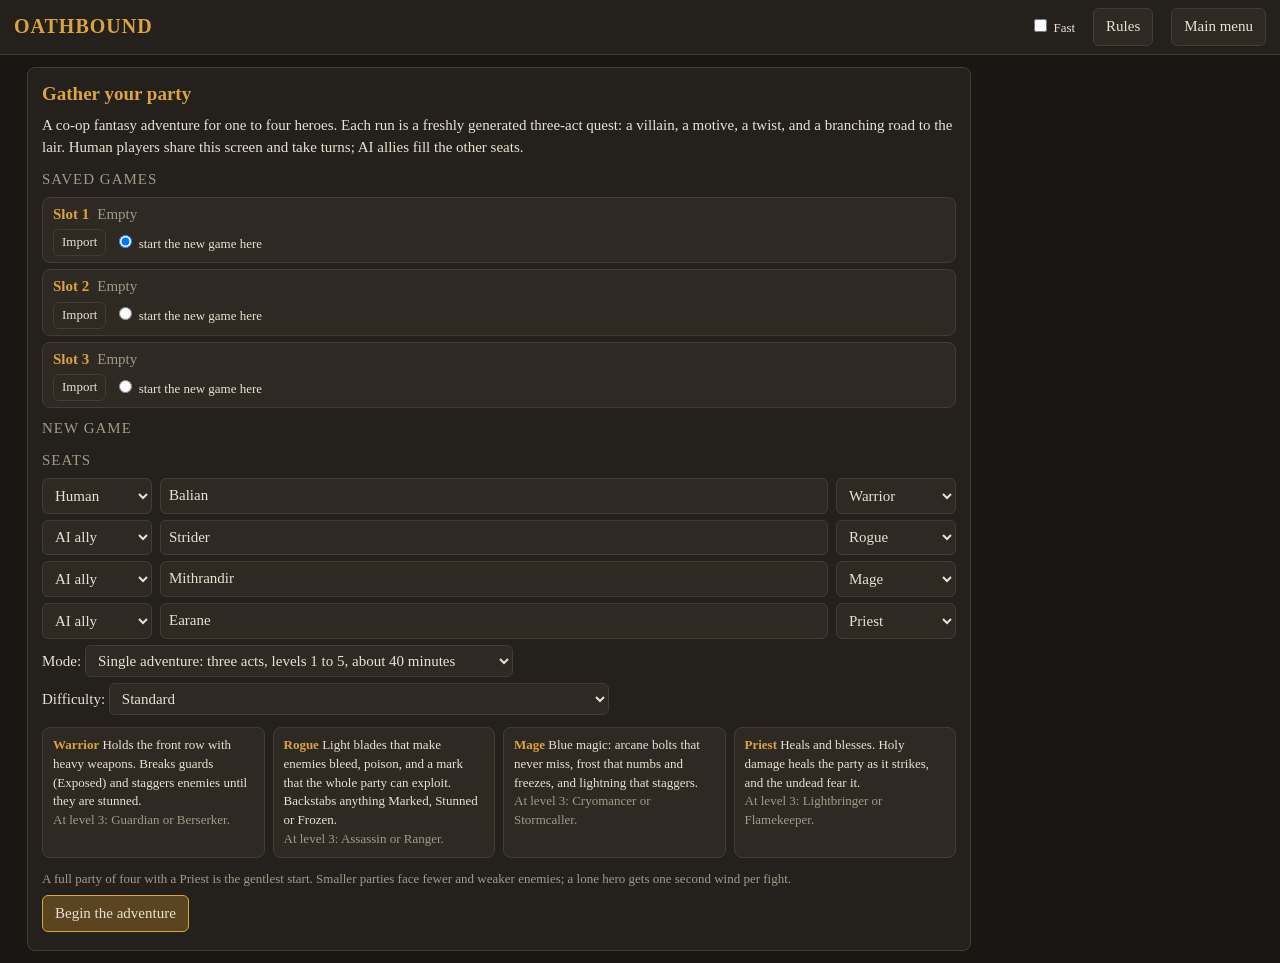
<file: oathbound/index.html>
<!DOCTYPE html>
<html lang="en">
<head>
<meta charset="utf-8">
<meta name="viewport" content="width=device-width, initial-scale=1">
<title>Oathbound</title>
<style>
  :root { --bg: #191613; --panel: #24201b; --panel2: #2e2922; --line: #453d32; --ink: #e9e1d2; --dim: #a39a88; --gold: #d9a441; --red: #c8553d; --green: #6fae6a; --blue: #6c9bd1; --purple: #a583c9; }
  * { box-sizing: border-box; }
  body { margin: 0; background: var(--bg); color: var(--ink); font: 15px/1.45 Georgia, 'Times New Roman', serif; }
  button, select, input { font: inherit; color: inherit; }
  button { background: var(--panel2); border: 1px solid var(--line); border-radius: 6px; padding: 7px 12px; cursor: pointer; }
  button:hover:not(:disabled) { border-color: var(--gold); }
  button:disabled { opacity: 0.45; cursor: default; }
  button.primary { background: #5a4520; border-color: var(--gold); }
  button.on { outline: 2px solid var(--gold); }
  select, input[type=text] { background: var(--panel2); border: 1px solid var(--line); border-radius: 6px; padding: 6px 8px; }
  header { display: flex; flex-wrap: wrap; gap: 6px 18px; align-items: center; padding: 8px 14px; border-bottom: 1px solid var(--line); background: var(--panel); }
  header h1 { font-size: 20px; margin: 0; color: var(--gold); letter-spacing: 1px; }
  header .sp { flex: 1; }
  .stat b { color: var(--gold); }
  #wrap { display: grid; grid-template-columns: minmax(0, 1fr) 270px; gap: 12px; padding: 12px; max-width: 1250px; margin: 0 auto; }
  @media (max-width: 860px) { #wrap { grid-template-columns: 1fr; } }
  .card { background: var(--panel); border: 1px solid var(--line); border-radius: 8px; padding: 12px 14px; }
  h2 { font-size: 19px; margin: 0 0 8px; color: var(--gold); } h3 { font-size: 15px; margin: 10px 0 4px; color: var(--dim); font-weight: normal; text-transform: uppercase; letter-spacing: 1px; }
  p { margin: 6px 0; } .dim { color: var(--dim); } .small { font-size: 13px; }
  .row { display: flex; flex-wrap: wrap; gap: 8px; align-items: center; }
  .seat { display: grid; grid-template-columns: 110px 1fr 120px; gap: 8px; margin: 6px 0; }
  .bar { height: 8px; background: #111; border-radius: 4px; overflow: hidden; } .bar i { display: block; height: 100%; background: var(--green); } .bar.low i { background: var(--red); }
  .hero { margin-bottom: 8px; cursor: pointer; } .hero .nm { display: flex; justify-content: space-between; }
  .mapbox { overflow-x: auto; background: #e3d0a2; border: 1px solid var(--line); border-radius: 8px; }
  .node { cursor: default; } .node.go { cursor: pointer; } .node.go .ring { animation: pulse 1.2s infinite; }
  @keyframes pulse { 50% { stroke-opacity: 0.35; } }
  .side { display: grid; grid-template-columns: 1fr; gap: 6px; margin: 6px 0; }
  .rowline { display: flex; gap: 8px; align-items: stretch; min-height: 74px; }
  .rowlab { width: 54px; font-size: 12px; color: var(--dim); display: flex; align-items: center; justify-content: center; text-align: center; border: 1px dashed var(--line); border-radius: 6px; padding: 2px; }
  .rowlab.tgt { border: 2px solid var(--green); color: var(--ink); cursor: pointer; background: #23331f; }
  .unit { position: relative; flex: 1; max-width: 190px; background: var(--panel2); border: 1px solid var(--line); border-radius: 8px; padding: 6px 8px; font-size: 13px; cursor: pointer; }
  .unit.cur { border-color: var(--gold); box-shadow: 0 0 0 2px var(--gold) inset; } .unit.tgt { border-color: var(--green); box-shadow: 0 0 8px var(--green); } .unit.down { opacity: 0.4; }
  .unit .un { font-weight: bold; white-space: nowrap; overflow: hidden; text-overflow: ellipsis; } .unit.E .un { color: #e3a393; } .unit.boss .un { color: var(--purple); }
  .chip { display: inline-block; font-size: 11px; padding: 0 5px; border-radius: 8px; margin: 2px 2px 0 0; background: #4a3a2a; } .chip.good { background: #2c4a36; } .chip.Burning { background: #7a3a1c; } .chip.Stunned { background: #5d5a1e; } .chip.Marked { background: #6a2540; } .chip.Exposed { background: #44306a; } .chip.Prone { background: #2d4a5e; }
  .pop { position: absolute; right: 6px; top: 2px; font-weight: bold; font-size: 17px; animation: rise 1.1s forwards; pointer-events: none; } .pop.d { color: #ff7a5c; } .pop.h { color: var(--green); } .pop.m { color: var(--dim); font-size: 13px; }
  @keyframes rise { from { opacity: 1; transform: translateY(6px); } to { opacity: 0; transform: translateY(-14px); } }
  .log { height: 118px; overflow-y: auto; background: #151210; border: 1px solid var(--line); border-radius: 6px; padding: 6px 8px; font-size: 13px; color: var(--dim); } .log div:last-child { color: var(--ink); }
  .acts button { min-width: 96px; }
  .meter { position: relative; height: 12px; background: #111; border-radius: 3px; margin-top: 3px; font-size: 10px; } .meter i { position: absolute; left: 0; top: 0; bottom: 0; border-radius: 3px; } .meter span { position: relative; padding-left: 4px; color: #fff; }
  .meter.bleed i { background: #9c2b2b; } .meter.poison i { background: #4f7f2a; } .meter.stagger i { background: #a8862a; }
  .chip.Marked { background: #6a2540; } .chip.Numbed { background: #2a5a7a; } .chip.Frozen { background: #3a7aa8; } .chip.Poisoned { background: #3f5f22; } .chip.Oiled { background: #4a3a1a; }
  .pv { margin-top: 4px; padding: 3px 5px; border-radius: 4px; background: #1c2a1a; font-size: 12px; } .acts .cd { color: var(--dim); font-size: 12px; }
  .choice { display: block; width: 100%; text-align: left; margin: 6px 0; padding: 10px 12px; } .choice small { display: block; color: var(--dim); }
  .item { border: 1px solid var(--line); border-radius: 8px; padding: 8px 10px; margin: 6px 0; background: var(--panel2); } .item.sold { opacity: 0.4; } .item b { color: var(--gold); }
  .item.r0 { border-left: 4px solid #8d8d8d; } .item.r1 { border: 1px solid #4f9a4b; border-left-width: 4px; } .item.r2 { border: 1px solid #4a8fe0; border-left-width: 4px; } .item.r3 { border: 1px solid #b05be0; border-left-width: 4px; box-shadow: 0 0 6px rgba(176,91,224,0.35); } .item.r4 { border: 1px solid #2cc9b0; border-left-width: 4px; box-shadow: 0 0 6px rgba(44,201,176,0.35); }
  .item b.rn0, .rn0 { color: #cfcfcf; } .item b.rn1, .rn1 { color: #74c66f; } .item b.rn2, .rn2 { color: #6fa8ee; } .item b.rn3, .rn3 { color: #c98af0; } .item b.rn4, .rn4 { color: #4fdcc5; } .item.r5 { border: 1px solid #e8892b; border-left-width: 4px; box-shadow: 0 0 8px rgba(232,137,43,0.45); } .item b.rn5, .rn5 { color: #f0a050; }
  button.small { padding: 3px 8px; font-size: 13px; }
  .grid3 { display: grid; grid-template-columns: repeat(auto-fit, minmax(210px, 1fr)); gap: 8px; }
  #modal { position: fixed; inset: 0; background: rgba(0,0,0,0.7); display: none; align-items: flex-start; justify-content: center; padding: 30px 12px; overflow-y: auto; z-index: 5; } #modal.show { display: flex; } #modal > div { max-width: 640px; width: 100%; }
  .sk { border-top: 1px solid var(--line); padding: 6px 0; } .sk label { display: flex; gap: 8px; align-items: baseline; }
  .dice { display: inline-block; min-width: 34px; text-align: center; border: 2px solid var(--gold); border-radius: 6px; font-size: 20px; padding: 2px 6px; margin-right: 8px; }
.torder{display:flex;flex-wrap:wrap;gap:4px;align-items:center;margin:4px 0 8px;font-size:12px}
.torder .tolab{color:var(--dim,#998);font-variant:small-caps;letter-spacing:.04em;margin:0 4px 0 6px}
.torder .tolab:first-child{margin-left:0}
.to{padding:2px 7px;border-radius:10px;border:1px solid transparent;cursor:pointer;white-space:nowrap}
.toh{background:rgba(90,140,220,.22);border-color:rgba(90,140,220,.5)}
.toe{background:rgba(210,80,70,.2);border-color:rgba(210,80,70,.5)}
.tonow{font-weight:bold;border-color:#ffd36b;box-shadow:0 0 0 1px #ffd36b}
.toskip{opacity:.5;text-decoration:line-through}
.tosel{outline:1px dashed #ffd36b}
</style>
</head>
<body>
<header><h1>OATHBOUND</h1><span id="hud" class="row"></span><span class="sp"></span><label class="small"><input type="checkbox" id="fast"> Fast</label><button id="helpb">Rules</button><button id="newb">Main menu</button></header>
<div id="wrap"><main id="main"></main><aside id="party"></aside></div>
<div id="modal"><div class="card" id="mbody"></div></div>
<script>
// ===LOGIC-START===
// ---------- helpers ----------
function rnd(S) { S.seed = (S.seed + 0x6D2B79F5) | 0; let t = S.seed; t = Math.imul(t ^ t >>> 15, t | 1); t ^= t + Math.imul(t ^ t >>> 7, t | 61); return ((t ^ t >>> 14) >>> 0) / 4294967296; }
const ri = (S, n) => Math.floor(rnd(S) * n), pick = (S, a) => a[ri(S, a.length)], die = (S, n) => 1 + ri(S, n);
function shuffle(S, a) { a = a.slice(); for (let i = a.length - 1; i > 0; i--) { const j = ri(S, i + 1); [a[i], a[j]] = [a[j], a[i]]; } return a; }
const clamp = (v, a, b) => Math.max(a, Math.min(b, v));
const STATS = ['might', 'agility', 'mind', 'spirit'], STAT_NAME = { might: 'Might', agility: 'Agility', mind: 'Mind', spirit: 'Spirit' };
const K = { nodeXp: 6, lateLv: 0.4, vetLate: 0.25, easeN: 7, easeVet: 3, easeAtk: 1.2, easeHp: 0.25, glance: 4, mindCrit: 4, mightHp: 2, spiritResist: 0.03, spiritHeal: 0.03, focus: 0.7, campLv: [-0.32, 0.95, 3.7, 5.9, 7.3], vetLv: [0.05, 1.9, 2.85, 4.3, 2.6], conLv: 3.6, rankLv: 1.0, hp: 2.2, atk: 3.05, heroHeal: 0.15, vetHp: 1.15, vetAtk: 0.5, vetHeal: 0.12 };   // global difficulty knobs, set by simulation

// States. Tactical states come from specific skills; elemental auras come from Fire, Frost and Lightning hits;
// Poisoned comes from the Poison meter (or enemy venom). Bleed and Stagger are meters that trigger instantly.
const STATE_INFO = {
  Marked: 'Singled out: every attack against it gets +3 to hit. Precision skills (Backstab, Aimed Shot, Ambush, Arcane Missile) deal extra damage to it. Marked bandits panic and take +25% damage.',
  Exposed: 'Guard broken: its armour and ward count as zero, and physical hits deal +20%.',
  Stunned: 'Dazed: loses its next turn, and attacks against it get +4 to hit. Executions and backstabs hit it far harder. Cannot be stunned again straight away.',
  Burning: 'On fire: takes fire damage at the start of each of its turns.',
  Numbed: 'Frostbitten: its attacks are at -3 to hit and deal 25% less. More frost on a Numbed enemy freezes it solid.',
  Frozen: 'Frozen solid: loses its next turn, and attacks against it get +4 to hit. Executions and backstabs hit it far harder.',
  Poisoned: 'Takes poison damage at the start of each turn.',
  Oiled: 'Doused in oil: the next fire hit Ignites it for +50% damage and long-lasting flames.',
  Guard: 'Takes half damage.', Taunt: 'Enemies must attack this target if they can.',
  Blessed: '+2 to hit and +20% damage.', Hidden: 'Enemies cannot target you, and attacks that hit a whole row or everyone deal half damage to you. Your next attack is a critical hit and ends it.',
  Steady: 'Recovering its footing: cannot be stunned.'
};
const DEBUFFS = ['Marked', 'Exposed', 'Stunned', 'Frozen', 'Burning', 'Numbed', 'Poisoned', 'Oiled'];
const REACT_INFO = { Melt: 'Fire on a Numbed or Frozen enemy, or frost on a Burning one: double damage, and the frost or fire is used up.', Overload: 'Lightning on a Burning enemy: the flames explode, hitting the rest of its row for 60%.', Shatter: 'Lightning on a Numbed or Frozen enemy: +30% damage, and its armour breaks (Exposed).', Ignite: 'Fire on an Oiled enemy: +50% damage and Burning for 5 turns.' };
const BU_INFO = { bleed: 'Bleed: when the meter fills, the wound opens for 15% of its maximum health (less for elites and bosses). Undead do not bleed.', poison: 'Poison: when the meter fills, it is Poisoned for 3 turns. Undead are immune.', stagger: 'Stagger: when the meter fills, its posture breaks and it is Stunned.' };

// ---------- skills ----------
// ty: melee | ranged | spell | heal | buff     tg: one | row | all | ally | allies | self
// el: fire | frost | lightning | holy | arcane (spells without el are arcane); physical skills use the weapon's Slash, Pierce or Strike unless dt says otherwise
// m: damage multiplier, bu: meter buildup per hit, ap: [[state, turns, chance]], pay: { s: [states or 'low'], m, ap }, cd: cooldown, w: how much the AI likes to keep it equipped
const SK = {
  attack: { n: 'Attack', ty: 'melee', tg: 'one', m: 1 },
  // Warrior: the anvil. Breaks guards, staggers, and makes things bleed.
  bash: { n: 'Bash', ty: 'melee', tg: 'one', m: 0.7, dt: 'strike', bu: { stagger: 55 }, cd: 2, w: 7 },
  sunder: { n: 'Sunder', ty: 'melee', tg: 'one', m: 1, ap: [['Exposed', 2, 1]], cd: 2, w: 7 },
  taunt: { n: 'Taunt', ty: 'buff', tg: 'self', buff: [['Taunt', 2], ['Guard', 1]], cd: 3, w: 5 },
  trip: { n: 'Overhead Chop', ty: 'melee', tg: 'one', m: 1.3, bu: { stagger: 20 }, cd: 2, w: 7 },
  cleave: { n: 'Cleave', ty: 'melee', tg: 'row', m: 0.7, cd: 2, w: 6 },
  bulwark: { n: 'Bulwark', ty: 'buff', tg: 'allies', buff: [['Guard', 1]], cd: 4, w: 7 },
  slam: { n: 'Shield Slam', ty: 'melee', tg: 'one', m: 1.1, dt: 'strike', bu: { stagger: 45 }, pay: { s: ['Exposed'], m: 1.5 }, cd: 2, w: 8 },
  laststand: { n: 'Last Stand', ty: 'heal', tg: 'self', healP: 0.4, buff: [['Taunt', 2], ['Guard', 2]], once: true, w: 8 },
  reckless: { n: 'Reckless Swing', ty: 'melee', tg: 'one', m: 1.8, bu: { stagger: 30 }, selfAp: ['Exposed', 2], cd: 1, w: 8 },
  execute: { n: 'Execute', ty: 'melee', tg: 'one', m: 1, pay: { s: ['Stunned', 'Frozen', 'low'], m: 2.3 }, cd: 2, w: 8 },
  whirl: { n: 'Whirlwind', ty: 'melee', tg: 'row', m: 1.15, bu: { stagger: 25 }, cd: 3, w: 9 },
  // Rogue: the knife. Marks, poisons and finishes.
  knife: { n: 'Throwing Knife', ty: 'ranged', tg: 'one', m: 0.5, dt: 'pierce', ap: [['Marked', 3, 1]], cd: 1, w: 7 },
  backstab: { n: 'Backstab', ty: 'melee', tg: 'one', m: 1, pay: { s: ['Marked', 'Stunned', 'Frozen'], m: 1.8 }, cd: 1, w: 8 },
  smoke: { n: 'Smoke Bomb', ty: 'buff', tg: 'self', buff: [['Hidden', 2]], cd: 3, w: 3 },
  hamstring: { n: 'Envenom', ty: 'melee', tg: 'one', m: 0.7, dt: 'pierce', bu: { poison: 55 }, cd: 2, w: 6 },
  dirty: { n: 'Lacerate', ty: 'melee', tg: 'one', m: 0.8, dt: 'slash', bu: { bleed: 65 }, cd: 2, w: 7 },
  ambush: { n: 'Ambush', ty: 'melee', tg: 'one', m: 1.4, pay: { s: ['Marked'], m: 1.8 }, cd: 2, w: 9 },
  garrote: { n: 'Garrote', ty: 'melee', tg: 'one', m: 0.9, dt: 'slash', bu: { poison: 40, bleed: 40 }, cd: 3, w: 7 },
  deathmark: { n: 'Death Mark', ty: 'melee', tg: 'one', m: 1.2, pay: { s: ['Marked', 'Stunned', 'Frozen', 'Exposed'], m: 2.2 }, cd: 4, w: 9 },
  snipe: { n: 'Snipe', ty: 'ranged', tg: 'one', m: 0.9, dt: 'pierce', pay: { s: ['Marked', 'Stunned', 'Frozen'], m: 1.8 }, cd: 1, w: 8 },
  venomarrow: { n: 'Venom Arrow', ty: 'ranged', tg: 'one', m: 0.7, dt: 'pierce', bu: { poison: 60 }, cd: 2, w: 6 },
  crippling: { n: 'Crippling Shot', ty: 'ranged', tg: 'one', m: 0.8, dt: 'pierce', ap: [['Exposed', 2, 1]], cd: 2, w: 7 },
  aimed: { n: 'Aimed Shot', ty: 'ranged', tg: 'one', m: 1.5, dt: 'pierce', pay: { s: ['Marked'], m: 1.7 }, cd: 2, w: 9 },
  volley: { n: 'Volley', ty: 'ranged', tg: 'row', m: 0.8, dt: 'pierce', ap: [['Marked', 2, 0.5]], cd: 2, w: 8 },
  pinning: { n: 'Barbed Shot', ty: 'ranged', tg: 'one', m: 1.1, dt: 'pierce', bu: { bleed: 55 }, cd: 3, w: 8 },
  // Mage: blue magic. Frost numbs and freezes, lightning staggers, arcane never misses.
  firebolt: { n: 'Arcane Bolt', ty: 'spell', tg: 'one', m: 1, cd: 1, w: 7 },
  frost: { n: 'Frost Shard', ty: 'spell', tg: 'one', m: 0.9, el: 'frost', cd: 1, w: 7 },
  missile: { n: 'Arcane Missiles', ty: 'spell', tg: 'row', m: 0.55, pay: { s: ['Marked'], m: 1.5 }, cd: 2, w: 5 },
  gust: { n: 'Spark', ty: 'spell', tg: 'one', m: 0.8, el: 'lightning', cd: 1, w: 7 },
  weaken: { n: 'Frost Nova', ty: 'spell', tg: 'row', m: 0.5, el: 'frost', cd: 3, w: 6 },
  detonate: { n: 'Ice Lance', ty: 'spell', tg: 'one', m: 1.2, el: 'frost', pay: { s: ['Frozen'], m: 1.8 }, cd: 1, w: 9 },
  flamewave: { n: 'Deep Freeze', ty: 'spell', tg: 'one', m: 0.7, el: 'frost', freeze: true, cd: 4, w: 8 },
  inferno: { n: 'Blizzard', ty: 'spell', tg: 'all', m: 0.7, el: 'frost', cd: 4, w: 9 },
  chain: { n: 'Chain Lightning', ty: 'spell', tg: 'row', m: 0.9, el: 'lightning', bu: { stagger: 10 }, cd: 2, w: 9 },
  thunder: { n: 'Thunderclap', ty: 'spell', tg: 'all', m: 0.5, el: 'lightning', bu: { stagger: 35 }, cd: 4, w: 8 },
  tempest: { n: 'Tempest', ty: 'spell', tg: 'one', m: 1.7, el: 'lightning', bu: { stagger: 50 }, cd: 4, w: 9 },
  // Priest: the light and the flame. Holy hits heal the party; the Flamekeeper burns.
  mend: { n: 'Mend', ty: 'heal', tg: 'ally', heal: 1, cd: 1, w: 10 },
  smite: { n: 'Smite', ty: 'spell', tg: 'one', m: 1, el: 'holy', w: 6 },
  bless: { n: 'Bless', ty: 'buff', tg: 'ally', buff: [['Blessed', 3]], cd: 2, w: 4 },
  rebuke: { n: 'Rebuke', ty: 'spell', tg: 'one', m: 0.6, el: 'holy', ap: [['Exposed', 2, 1]], cd: 2, w: 5 },
  sanctuary: { n: 'Sanctuary', ty: 'heal', tg: 'allies', heal: 0.5, cleanse: true, cd: 4, w: 7 },
  radiance: { n: 'Radiance', ty: 'heal', tg: 'allies', heal: 0.8, cd: 3, w: 9 },
  purify: { n: 'Purify', ty: 'heal', tg: 'ally', heal: 0.8, cleanse: true, buff: [['Guard', 1]], cd: 2, w: 7 },
  sunburst: { n: 'Sunburst', ty: 'spell', tg: 'all', m: 0.9, el: 'holy', cd: 4, w: 9 },
  crushing: { n: 'Searing Strike', ty: 'melee', tg: 'one', m: 1.3, el: 'fire', cd: 2, w: 8 },
  judgement: { n: 'Pyre', ty: 'spell', tg: 'row', m: 0.8, el: 'fire', cd: 3, w: 8 },
  holyfire: { n: 'Holy Fire', ty: 'melee', tg: 'one', m: 1.5, el: 'fire', pay: { s: ['Burning'], m: 1.5 }, leech: 1.1, cd: 3, w: 9 },
  // enemies
  e_hit: { n: 'Strike', ty: 'melee', tg: 'one', m: 1 },
  e_shot: { n: 'Shot', ty: 'ranged', tg: 'one', m: 1 },
  e_bolt: { n: 'Dark Bolt', ty: 'spell', tg: 'one', m: 1 },
  e_trip: { n: 'Hamstring', ty: 'melee', tg: 'one', m: 0.8, ap: [['Exposed', 2, 0.6]], cd: 2 },
  e_mark: { n: 'Pick a Target', ty: 'ranged', tg: 'one', m: 0.7, ap: [['Marked', 2, 1]], cd: 2 },
  e_fire: { n: 'Firebrand', ty: 'spell', tg: 'one', m: 0.9, ap: [['Burning', 2, 1]], cd: 2 },
  e_bite: { n: 'Paralysing Bite', ty: 'melee', tg: 'one', m: 0.8, ap: [['Stunned', 1, 0.35]], cd: 3 },
  e_venom: { n: 'Venom Spit', ty: 'ranged', tg: 'one', m: 0.6, ap: [['Poisoned', 3, 0.8]], cd: 2 },
  e_web: { n: 'Web', ty: 'ranged', tg: 'one', m: 0.5, ap: [['Stunned', 1, 0.4]], cd: 3 },
  e_expose: { n: 'Hex', ty: 'spell', tg: 'one', m: 0.6, ap: [['Exposed', 2, 1]], cd: 2 },
  e_heal: { n: 'Dark Mending', ty: 'heal', tg: 'ally', heal: 1, cd: 2 },
  e_cleave: { n: 'Sweep', ty: 'melee', tg: 'row', m: 0.8, cd: 2 },
  e_drain: { n: 'Life Drain', ty: 'spell', tg: 'one', m: 1, leech: 0.5 },
  e_rally: { n: 'Rally', ty: 'buff', tg: 'allies', buff: [['Blessed', 2]], cd: 4 },
  e_charge: { n: 'Wild Charge', ty: 'melee', tg: 'one', m: 1.4, selfAp: ['Exposed', 2], cd: 2 },
  e_crush: { n: 'Crushing Blow', ty: 'melee', tg: 'one', m: 1.5, cd: 2 },
  e_maul: { n: 'Maul', ty: 'melee', tg: 'one', m: 1.4, ap: [['Stunned', 1, 0.3]], cd: 2 },
  e_roar: { n: 'Roar', ty: 'spell', tg: 'all', m: 0.3, sure: true, ap: [['Exposed', 1, 0.5]], cd: 4 },
  e_curse: { n: 'Withering Curse', ty: 'spell', tg: 'all', m: 0.3, ap: [['Exposed', 2, 0.8]], cd: 4 },
  e_deathbolt: { n: 'Death Bolt', ty: 'spell', tg: 'one', m: 1.5, cd: 2 },
  e_breath: { n: 'Fire Breath', ty: 'spell', tg: 'all', m: 0.7, ap: [['Burning', 2, 1]], cd: 3 },
  e_tail: { n: 'Tail Sweep', ty: 'melee', tg: 'row', m: 0.8, ap: [['Stunned', 1, 0.3]], cd: 2 },
  e_firewave: { n: 'Wall of Flame', ty: 'spell', tg: 'row', m: 0.6, ap: [['Burning', 2, 1]], cd: 3 },
  e_frost: { n: 'Grave Chill', ty: 'spell', tg: 'one', m: 0.9, ap: [['Numbed', 2, 0.7]], cd: 2 },
  e_rouse: { n: 'Sound the Alarm', ty: 'buff', tg: 'self', summon: 'cutpurse', k: 1, cd: 3 },
  e_raise: { n: 'Raise Dead', ty: 'buff', tg: 'self', summon: 'skeleton', k: 2, cd: 4 },
  e_callthugs: { n: 'Call the Gang', ty: 'buff', tg: 'self', summon: 'thug', k: 2, cd: 5 },
  e_callwolves: { n: 'Call the Pack', ty: 'buff', tg: 'self', summon: 'wolf', k: 2, cd: 4 },
  e_callimps: { n: 'Summon Imps', ty: 'buff', tg: 'self', summon: 'imp', k: 2, cd: 4 }
};
for (const k in SK) SK[k].id = k;
const pct = v => Math.round(v * 100) + '%';
const EL_NAME = { fire: 'Fire', frost: 'Frost', lightning: 'Lightning', holy: 'Holy', arcane: 'Arcane' }, DT_NAME = { slash: 'Slash', pierce: 'Pierce', strike: 'Strike' };
const BU_NAME = { bleed: 'Bleed', poison: 'Poison', stagger: 'Stagger' };
function skillDesc(sk) {
  const p = [], tg = { one: 'one enemy', row: 'an enemy row', all: 'all enemies', ally: 'one ally', allies: 'the whole party', self: 'yourself' }[sk.tg];
  const kind = sk.el ? EL_NAME[sk.el] : sk.ty === 'spell' ? 'Arcane' : sk.dt ? DT_NAME[sk.dt] : 'Weapon';
  if (sk.m) p.push(`${kind} ${{ melee: 'melee attack', ranged: 'ranged attack', spell: 'spell' }[sk.ty]} on ${tg} for ${pct(sk.m)} damage${sk.sure ? ', never misses' : ''}.`);
  if (sk.el === 'fire') p.push('Sets Burning.'); if (sk.el === 'frost') p.push('Numbs it (frost on a Numbed enemy freezes it).'); if (sk.el === 'lightning' && !(sk.bu && sk.bu.stagger)) p.push('+20 Stagger.'); if (sk.el === 'holy') p.push('Heals your most wounded ally for 15% of the damage.'); if (sk.el === 'arcane') p.push('Never misses; ignores half of ward.');
  for (const [k, v] of Object.entries(sk.bu || {})) p.push(`+${v + (k === 'stagger' && sk.el === 'lightning' ? 20 : 0)} ${BU_NAME[k]}.`);
  if (sk.heal) p.push(`Heals ${tg} (${pct(sk.heal)} strength).`);
  if (sk.healP) p.push(`Restores ${pct(sk.healP)} of your health.`);
  if (sk.cleanse) p.push('Removes harmful states.');
  for (const [s, t, c] of sk.ap || []) p.push(`${c < 1 ? pct(c) + ' chance to apply' : 'Applies'} ${s} (${t} turn${t > 1 ? 's' : ''}).`);
  for (const [s, t] of sk.buff || []) p.push(`Grants ${s} to ${tg} (${t} turn${t > 1 ? 's' : ''}).`);
  if (sk.selfAp) p.push(`Leaves you ${sk.selfAp[0]}.`);
  if (sk.pay) p.push(`Against ${sk.pay.s.map(s => s === 'low' ? 'enemies below 35% health' : s).join(' or ')}: x${sk.pay.m} damage${sk.pay.ap ? ' and applies ' + sk.pay.ap[0] : ''}${sk.pay.consume ? ' (puts the fire out)' : ''}.`);
  if (sk.leech) p.push(`Heals the ${sk.id === 'holyfire' ? 'party' : 'user'} for ${pct(sk.leech)} of the damage.`);
  if (sk.summon) p.push('Calls reinforcements.');
  if (sk.once) p.push('Once per fight.'); else if (sk.cd) p.push(`Cooldown ${sk.cd}.`);
  return p.join(' ');
}

// ---------- classes ----------
const CLASSES = {
  warrior: { n: 'Warrior', row: 'F', hp: 30, hpl: 8, st: [4, 2, 1, 2], grow: ['might', 'agility'], wp: ['sword', 'axe', 'mace', 'spear', 'flail', 'warhammer', 'crossbow'], shield: true, armor: 3, base: ['bash', 'sunder', 'taunt', 'trip', 'cleave'], start: ['sword', 'shield', 'medium'],
    blurb: 'Holds the front row with heavy weapons. Breaks guards (Exposed) and staggers enemies until they are stunned.',
    subs: { guardian: { n: 'Guardian', sk: ['bulwark', 'slam', 'laststand'], blurb: 'Shields the party and staggers Exposed enemies with a mace or shield.' }, berserker: { n: 'Berserker', sk: ['reckless', 'execute', 'whirl'], blurb: 'Swings a greataxe through whole rows, staggering them, and executes the stunned and the dying.' } } },
  rogue: { n: 'Rogue', row: 'F', hp: 22, hpl: 6, st: [2, 4, 2, 1], grow: ['agility', 'might'], wp: ['dagger', 'sabre', 'rapier', 'bow', 'crossbow'], shield: false, armor: 2, base: ['knife', 'backstab', 'smoke', 'hamstring', 'dirty'], start: ['dagger', null, 'light'],
    blurb: 'Light blades that make enemies bleed, poison, and a mark that the whole party can exploit. Backstabs anything Marked, Stunned or Frozen.',
    subs: { assassin: { n: 'Assassin', sk: ['ambush', 'garrote', 'deathmark'], blurb: 'Close-in killer: poison, garrotes, and huge hits on Marked, Stunned, Frozen or Exposed targets.' }, ranger: { n: 'Ranger', sk: ['aimed', 'volley', 'pinning'], blurb: 'Fights from the back row with a bow; marks whole rows and fires barbed arrows that bleed.' } } },
  mage: { n: 'Mage', row: 'B', hp: 18, hpl: 5, st: [1, 2, 4, 2], grow: ['mind', 'spirit'], wp: ['staff', 'dagger', 'wand'], shield: false, armor: 1, base: ['firebolt', 'frost', 'missile', 'gust', 'weaken'], start: ['staff', null, 'light'],
    blurb: 'Blue magic: arcane bolts that never miss, frost that numbs and freezes, and lightning that staggers.',
    subs: { cryomancer: { n: 'Cryomancer', sk: ['detonate', 'flamewave', 'inferno'], blurb: 'Frost control: numbs enemies so they miss, freezes them solid, and lances the frozen.' }, stormcaller: { n: 'Stormcaller', sk: ['chain', 'thunder', 'tempest'], blurb: 'Lightning that tears through rows and staggers enemies into a stun.' } } },
  priest: { n: 'Priest', row: 'B', hp: 22, hpl: 6, st: [2, 1, 2, 4], grow: ['spirit', 'might'], wp: ['mace', 'staff', 'spear', 'flail', 'warhammer', 'wand'], shield: true, armor: 3, base: ['mend', 'smite', 'bless', 'rebuke', 'sanctuary'], start: ['mace', 'shield', 'light'],
    blurb: 'Heals and blesses. Holy damage heals the party as it strikes, and the undead fear it.',
    subs: { lightbringer: { n: 'Lightbringer', sk: ['radiance', 'purify', 'sunburst'], blurb: 'Party-wide healing and a holy blast that strikes every enemy.' }, flamekeeper: { n: 'Flamekeeper', sk: ['crushing', 'judgement', 'holyfire'], blurb: 'A holy-fire zealot in the front row: sets enemies ablaze with mace and prayer, and heals the party through the flames.' } } }
};

// ---------- items ----------
const WT = {
  sword: { n: 'Sword', die: [8, 10, 12], hit: 1, phys: 'slash', bu: { bleed: 10, stagger: 10 }, note: 'Slash; +1 to hit; builds a little Bleed and Stagger' },
  axe: { n: 'Greataxe', die: [10, 12, 14], two: true, splash: true, phys: 'slash', bu: { stagger: 25 }, note: 'two-handed heavy Slash; builds Stagger; basic attacks also hit a second front-row enemy for half' },
  sabre: { n: 'Sabre', die: [6, 8, 10], fin: true, hit: 1, phys: 'slash', bu: { bleed: 30 }, note: 'curved Slash; uses Agility; +1 to hit; builds Bleed fast' },
  mace: { n: 'Mace', die: [7, 9, 11], bonus: 1, phys: 'strike', bu: { stagger: 20 }, note: 'Strike; builds Stagger' },
  dagger: { n: 'Dagger', die: [4, 6, 8], fin: true, assassin: true, phys: 'pierce', bu: { bleed: 20 }, note: 'Pierce; uses Agility; builds Bleed; always crits Marked, Stunned or Frozen targets, and its crits deal double' },
  spear: { n: 'Spear', die: [7, 9, 11], two: true, reach: true, phys: 'pierce', note: 'two-handed Pierce; melee skills work from the back row' },
  bow: { n: 'Bow', die: [7, 9, 11], two: true, ranged: true, fin: true, phys: 'pierce', note: 'two-handed Pierce; basic attacks are ranged and use Agility' },
  staff: { n: 'Staff', die: [4, 5, 6], sp: [8, 10, 12], two: true, phys: 'strike', bu: { stagger: 10 }, note: 'two-handed; much stronger spells and heals' },
  wand: { n: 'Wand', die: [4, 5, 6], sp: [6, 8, 10], hit: 1, phys: 'strike', note: 'one-handed; stronger spells and heals, +1 to hit' },
  rapier: { n: 'Rapier', die: [6, 8, 10], fin: true, hit: 2, crit: 1, phys: 'pierce', bu: { bleed: 10 }, note: 'Pierce; uses Agility; +2 to hit and crits on 19+' },
  flail: { n: 'Flail', die: [7, 9, 11], phys: 'strike', bu: { stagger: 30 }, note: 'Strike; builds Stagger fast' },
  warhammer: { n: 'Warhammer', die: [10, 12, 14], two: true, hit: -1, phys: 'strike', bu: { stagger: 35 }, note: 'two-handed Strike; -1 to hit; builds Stagger very fast' },
  crossbow: { n: 'Crossbow', die: [9, 11, 13], two: true, ranged: true, xbow: true, init: -3, phys: 'pierce', note: 'two-handed Pierce; basic attacks are ranged and use Might or Agility, -3 initiative' }
};
for (const w of Object.values(WT)) { w.die.push(w.die[2] + 2, w.die[2] + 4); if (w.sp) w.sp.push(w.sp[2] + 2, w.sp[2] + 4); }
const TIER = ['', 'Fine ', 'Masterwork ', 'Runed ', 'Legendary '], PRICE = [20, 45, 90, 160, 260];
const ARMOR = { light: { n: ['Robes', 'Warded Robes', 'Archmage Robes', 'Runewoven Robes', 'Robes of the Magi'], arm: [0, 1, 1, 2, 2], ward: [1, 2, 4, 5, 7], rank: 1 }, medium: { n: ['Leathers', 'Brigandine', 'Shadowmail', 'Wyrmhide', 'Nightweave'], arm: [1, 2, 3, 4, 5], ward: [0, 1, 1, 2, 3], rank: 2 }, heavy: { n: ['Chainmail', 'Half-plate', 'Full Plate', 'Runed Plate', 'Dragonscale Plate'], arm: [2, 4, 5, 6, 8], ward: [0, 0, 1, 2, 3], rank: 3, slow: 1 } };
const TRINKETS = [
  ['Ring of Might', { might: 1 }, 1], ['Ring of Agility', { agility: 1 }, 1], ['Ring of Mind', { mind: 1 }, 1], ['Ring of Spirit', { spirit: 1 }, 1],
  ['Belt of Giants', { might: 2 }, 3], ['Cat-step Boots', { agility: 2 }, 3], ['Circlet of Insight', { mind: 2 }, 3], ['Saint\'s Knucklebone', { spirit: 2 }, 3],
  ['Amulet of Vigor', { hp: 8 }, 1], ['Heartstone', { hp: 16 }, 3], ['Iron Buckle', { arm: 1 }, 1], ['Ward Charm', { ward: 2 }, 1],
  ['Hawk Feather', { hit: 1 }, 1], ['Lucky Coin', { crit: 2 }, 2], ['Troll Tooth', { regen: 2 }, 2], ['Sentinel\'s Badge', { startGuard: 1 }, 2],
  ['Steady Stone', { immune: 'Stunned' }, 2], ['Salamander Scale', { immune: 'Burning' }, 1], ['Rootfoot Charm', { immune: 'Exposed' }, 1],
  ['Lingering Censer', { dur: 1 }, 2], ['Hourglass Charm', { cdr: 1 }, 2], ['Thorn Bracers', { thorns: 3 }, 2], ['Leech Fang', { leech: 0.15 }, 2],
  ['Quickening Spur', { init: 4 }, 1], ['Executioner\'s Token', { pay: 0.3 }, 2],
  ['Whetstone Pendant', { dmg: 1 }, 1], ['Giant\'s Knuckle', { dmg: 3 }, 3], ['Warding Sigil', { ward: 2, def: 1 }, 1], ['Marching Drum', { init: 2, hp: 4 }, 1],
  ['Bloodstone', { leech: 0.1, hp: 4 }, 2], ['Duelist\'s Glove', { hit: 1, crit: 1 }, 2], ['Ember Charm', { procs: [['Burning', 0.2]] }, 2], ['Tracker\'s Eye', { procs: [['Marked', 0.25]] }, 2],
  ['Rending Hook', { bu: { bleed: 20 } }, 2], ['Pilgrim\'s Flask', { healm: 0.2 }, 2], ['Guardian Idol', { arm: 1, ward: 1 }, 2], ['Featherfall Cloak', { agility: 1, init: 2 }, 2],
  ['Scholar\'s Lens', { mind: 1, hit: 1 }, 2], ['Bear Totem', { might: 1, hp: 6 }, 2], ['Prayer Beads', { spirit: 1, regen: 1 }, 2], ['Stormglass Vial', { bu: { stagger: 20 } }, 3],
  ['Phoenix Feather', { phoenix: 1 }, 3], ['Veil of Shadows', { startHidden: 1 }, 3], ['Mirror Shard', { ward: 3, def: 2 }, 3],
  ['Ring of Power', { primary: 1 }, 1], ['Band of Power', { primary: 1, hp: 4 }, 2], ['Crown of Power', { primary: 2 }, 3],
  ['Viper Fang', { bu: { poison: 20 } }, 2], ['Rimefrost Charm', { procs: [['Numbed', 0.25]] }, 2], ['Brand of the Inquisitor', { vs: [['Burning', 0.2], ['Numbed', 0.2], ['Frozen', 0.2]] }, 3]
];
// off-hand items: shields for the armoured classes, tomes for casters, parrying daggers for the quick
const OFF = { shield: { n: 'Shield', cls: ['warrior', 'priest'], def: [2, 3, 4, 5, 6], arm: [0, 1, 1, 2, 2], fx: [{}, {}, {}, {}, {}] }, tome: { n: 'Tome', cls: ['mage', 'priest'], def: [0, 0, 0, 0, 0], arm: [0, 0, 0, 0, 0], fx: [{ mind: 1 }, { mind: 1, spirit: 1 }, { mind: 2, spirit: 2 }, { mind: 3, spirit: 2 }, { mind: 4, spirit: 3 }] },
  parry: { n: 'Parrying Dagger', cls: ['rogue', 'warrior'], def: [1, 2, 2, 3, 3], arm: [0, 0, 0, 0, 0], fx: [{}, { crit: 1 }, { crit: 1, hit: 1 }, { crit: 1, hit: 2 }, { crit: 2, hit: 2 }] } };
const offOf = it => OFF[it.type || 'shield'];
const FX_TEXT = { bu: v => Object.entries(v).map(([k, a]) => `hits add +${a} ${BU_NAME[k]}`).join(', '), primary: v => `+${v} to your class's main stat`, def: v => `+${v} defence`, spd: v => `spell die +${v}`, lowhp: v => `+${pct(v)} damage while below half health`, exec: v => `+${pct(v)} damage to enemies below 30% health`, aoe: v => `+${pct(v)} damage with row and all-enemy skills`, dr: v => `takes ${pct(v)} less damage`, pen: v => `ignores ${v} armour and ward`,
  chance: v => `+${pct(v)} to your chances of applying states`, opener: () => 'first attack each fight is a critical hit', killHeal: v => `heal ${pct(v)} of your health on a kill`, spread: () => 'when a Burning enemy dies, the fire jumps to another', vs: v => v.map(p => `+${pct(p[1])} damage to ${p[0]} enemies`).join(', '), aura: v => 'the whole party gains: ' + fxText(v),
  dmg: v => `+${v} damage on every hit`, phoenix: () => 'once per fight, survive a killing blow', procs: v => v.map(p => `hits have a ${pct(p[1])} chance to apply ${p[0]}`).join(', '), healm: v => `your heals are ${pct(v)} stronger`, startHidden: () => 'starts every fight Hidden', startTaunt: () => 'starts every fight with Taunt', might: v => `+${v} Might`, agility: v => `+${v} Agility`, mind: v => `+${v} Mind`, spirit: v => `+${v} Spirit`, hp: v => `+${v} health`, arm: v => `+${v} armour`, ward: v => `+${v} ward (reduces spell damage)`, hit: v => `+${v} to hit`,
  crit: v => `crits on a roll of ${20 - v}+`, regen: v => `regain ${v} health each turn`, startGuard: () => 'starts every fight with Guard', immune: v => `immune to ${v}`, dur: v => `states you apply last ${v} turn longer`,
  cdr: v => `cooldowns are ${v} turn shorter`, thorns: v => `melee attackers take ${v} damage`, leech: v => `heal for ${pct(v)} of damage dealt`, init: v => `+${v} initiative`, pay: v => `combo bonuses are +${v} stronger` };
const CONS = {
  potion: { n: 'Healing Potion', tg: 'ally', flatHeal: 16, price: 12, d: 'Heals one ally for 16 (+4 per level).' },
  greater: { n: 'Greater Potion', tg: 'ally', flatHeal: 34, price: 26, d: 'Heals one ally for 34 (+4 per level).', tier: 2 },
  fury: { n: 'Elixir of Fury', tg: 'ally', buff: [['Blessed', 3]], price: 12, d: 'One ally is Blessed for 3 turns.' },
  stoneskin: { n: 'Stoneskin Draught', tg: 'ally', buff: [['Guard', 2]], price: 12, d: 'One ally has Guard for 2 turns.' },
  thunderstone: { n: 'Thunderstone', tg: 'all', flat: 2, el: 'lightning', bu: { stagger: 40 }, price: 20, d: 'Lightning damage to all enemies, +40 Stagger each.', tier: 2 },
  tears: { n: 'Phoenix Tears', tg: 'downed', reviveP: 0.8, price: 30, d: 'Revives a downed ally at 80% health.', tier: 3 },
  salts: { n: 'Smelling Salts', tg: 'downed', reviveP: 0.4, price: 15, d: 'Revives a downed ally at 40% health.' },
  firebomb: { n: 'Firebomb', tg: 'row', flat: 5, el: 'fire', price: 14, d: 'Fire damage to an enemy row; sets it Burning.' },
  frostflask: { n: 'Frost Flask', tg: 'row', flat: 3, el: 'frost', price: 12, d: 'Frost damage to an enemy row; Numbs it.' },
  flash: { n: 'Flash Powder', tg: 'row', flat: 1, bu: { stagger: 60 }, price: 16, d: '+60 Stagger to each enemy in a row.' },
  oil: { n: 'Oil Pot', tg: 'one', flat: 1, ap: [['Oiled', 4, 1]], price: 10, d: 'Douses one enemy in oil: the next fire hit Ignites it for +50% damage and long-lasting flames.' },
  tangle: { n: 'Tanglefoot Bag', tg: 'row', flat: 1, ap: [['Exposed', 2, 1]], price: 12, d: 'Leaves an enemy row Exposed for 2 turns.' },
  venom: { n: 'Vial of Venom', tg: 'one', flat: 1, bu: { poison: 100 }, price: 14, d: 'Fills one enemy\'s Poison meter.' },
  tonic: { n: 'Cleansing Tonic', tg: 'ally', flatHeal: 8, cleanse: true, price: 8, d: 'Removes harmful states from an ally and heals 8.' }
};
for (const k in CONS) CONS[k].id = k;
// rarity: gear gains one step per affix; trinkets by their tier; set pieces have their own
const RAR = ['Common', 'Uncommon', 'Rare', 'Epic', 'Set', 'Relic'], PROC_T = { Burning: 3, Exposed: 2, Marked: 3, Numbed: 2 };
const AFFIX = {
  flaming: { n: 'Flaming', on: 'w', pre: 1, fx: { procs: [['Burning', 0.25]] } }, hunters: { n: 'Heavy', on: 'w', pre: 1, fx: { bu: { stagger: 15 } } }, serrated: { n: 'Serrated', on: 'w', pre: 1, fx: { bu: { bleed: 15 } } }, venomous: { n: 'Venomous', on: 'w', pre: 1, fx: { bu: { poison: 25 } } }, frosted: { n: 'Frostbitten', on: 'w', pre: 1, fx: { procs: [['Numbed', 0.25]] } }, sundering: { n: 'Sundering', on: 'w', pre: 1, fx: { procs: [['Exposed', 0.2]] } },
  keen: { n: 'Keen', on: 'w', pre: 1, fx: { crit: 1 } }, balanced: { n: 'Balanced', on: 'w', pre: 1, fx: { hit: 1 } }, vampiric: { n: 'Vampiric', on: 'w', pre: 1, fx: { leech: 0.1 } }, swift: { n: 'Swift', on: 'w', pre: 1, fx: { init: 3 } },
  sturdy: { n: 'Sturdy', on: 'a', pre: 1, fx: { arm: 1 } }, warded: { n: 'Warded', on: 'a', pre: 1, fx: { ward: 2 } }, spiked: { n: 'Spiked', on: 'a', pre: 1, fx: { thorns: 2 } }, stalwart: { n: 'Stalwart', on: 'a', pre: 1, fx: { hp: 8 } }, mending: { n: 'Mending', on: 'a', pre: 1, fx: { regen: 1 } },
  power: { n: 'Power', fx: { primary: 1 } }, power2: { n: 'Power', fx: { primary: 1 } }, might: { n: 'Might', fx: { might: 1 } }, agility: { n: 'Agility', fx: { agility: 1 } }, mind: { n: 'Mind', fx: { mind: 1 } }, spirit: { n: 'Spirit', fx: { spirit: 1 } }, vigor: { n: 'Vigor', fx: { hp: 6 } }, duelist: { n: 'the Duelist', fx: { pay: 0.15 } }, lingering: { n: 'Lingering', fx: { dur: 1 } }
};
const SETS = {
  dawn: { n: 'Bulwark of the Dawn', pieces: [{ k: 'shield', n: 'Dawnguard Shield' }, { k: 'armor', type: 'heavy', n: 'Dawnplate' }, { k: 'trinket', n: 'Dawnstar Medal', fx: { hp: 6 } }], bonus: { 2: { arm: 2 }, 3: { thorns: 4, startGuard: 1, startTaunt: 1 } } },
  night: { n: 'Nightstalker\'s Kit', pieces: [{ k: 'weapon', type: 'dagger', n: 'Nightfang' }, { k: 'armor', type: 'medium', n: 'Nightstalker Leathers' }, { k: 'trinket', n: 'Shadow Clasp', fx: { agility: 1 } }], bonus: { 2: { crit: 1, init: 4 }, 3: { startHidden: 1, pay: 0.4 } } },
  ember: { n: 'Emberweave', pieces: [{ k: 'weapon', type: 'staff', n: 'Emberbrand Staff' }, { k: 'armor', type: 'light', n: 'Emberweave Robes' }, { k: 'trinket', n: 'Cinder Heart', fx: { mind: 1 } }], bonus: { 2: { mind: 2 }, 3: { procs: [['Burning', 0.35]], dur: 1 } } },
  mercy: { n: 'Vestments of Mercy', pieces: [{ k: 'shield', n: 'Aegis of Mercy' }, { k: 'armor', type: 'light', n: 'Vestments of Mercy' }, { k: 'trinket', n: 'Rosary of Mercy', fx: { spirit: 1 } }], bonus: { 2: { spirit: 2 }, 3: { healm: 0.3, regen: 3 } } },
  signet: { n: 'The Twin Signets', pieces: [{ k: 'trinket', n: 'Sun Signet', fx: { might: 1 } }, { k: 'trinket', n: 'Moon Signet', fx: { mind: 1 } }], bonus: { 2: { hp: 10, hit: 1 } } }
};
// relics: one-of-a-kind items that only turn up on contracts of rank 3 and above
const UNIQUES = {
  dawnbreaker: { k: 'weapon', type: 'sword', n: 'Dawnbreaker', fx: { dmg: 3, hit: 1, procs: [['Burning', 0.3]] } }, widowmaker: { k: 'weapon', type: 'dagger', n: 'Widowmaker', fx: { crit: 3, vs: [['Marked', 0.3]], bu: { poison: 20 } } },
  stormcall: { k: 'weapon', type: 'staff', n: 'Stormcall', fx: { spd: 4, bu: { stagger: 20 }, mind: 2 } }, longwatch: { k: 'weapon', type: 'bow', n: 'Longwatch', fx: { pen: 4, hit: 2, init: 4 } },
  kingsbane: { k: 'weapon', type: 'warhammer', n: 'Kingsbane', fx: { exec: 0.4, dmg: 2, bu: { stagger: 20 } } }, gravemace: { k: 'weapon', type: 'mace', n: 'Gravemace', fx: { leech: 0.2, spirit: 2, might: 1 } },
  oathkeeper: { k: 'shield', type: 'shield', n: 'Oathkeeper', fx: { arm: 2, dr: 0.1, startGuard: 1 } }, mountain: { k: 'armor', type: 'heavy', n: 'Mountain\'s Heart', fx: { hp: 25, regen: 3 } },
  shadowskin: { k: 'armor', type: 'medium', n: 'Shadowskin', fx: { def: 3, agility: 2, startHidden: 1 } }, mantle: { k: 'armor', type: 'light', n: 'Mantle of Stars', fx: { ward: 4, mind: 2, cdr: 1 } },
  tear: { k: 'trinket', n: 'Saint\'s Tear', fx: { healm: 0.35, spirit: 2 } }, embercrown: { k: 'trinket', n: 'Crown of Embers', fx: { aoe: 0.25, pay: 0.3 } }
};
function mergeFx(into, fx) { for (const [k, v] of Object.entries(fx || {})) { if (k === 'immune') (into.immune = into.immune || []).push(...[].concat(v)); else if (k === 'procs') into.procs = (into.procs || []).concat(v); else if (k === 'vs') into.vs = (into.vs || []).concat(v); else if (k === 'bu') { into.bu = { ...(into.bu || {}) }; for (const [b, a] of Object.entries(v)) into.bu[b] = (into.bu[b] || 0) + a; } else if (k === 'aura') into.aura = mergeFx(into.aura || {}, v); else into[k] = (into[k] || 0) + v; } return into; }
// fills in the derived fields (name, effects, rarity, price) after an item is made or changed
function finish(it) {
  if (it.k === 'cons') { it.r = 0; return it; }
  const piece = it.set ? SETS[it.set].pieces[it.pi] : it.uq ? UNIQUES[it.uq] : null, afx = it.afx || [];
  if (it.k !== 'trinket' || piece) { it.fx = {}; if (piece) mergeFx(it.fx, piece.fx); if (it.k === 'shield') mergeFx(it.fx, offOf(it).fx[it.tier - 1]); for (const a of afx) mergeFx(it.fx, AFFIX[a].fx); }
  const base = piece ? (it.k === 'trinket' ? '' : TIER[it.tier - 1]) + piece.n : it.k === 'weapon' ? TIER[it.tier - 1] + WT[it.type].n : it.k === 'shield' ? TIER[it.tier - 1] + offOf(it).n : it.k === 'armor' ? ARMOR[it.type].n[it.tier - 1] : it.n;
  const pre = afx.filter(a => AFFIX[a].pre).map(a => AFFIX[a].n + ' ').join(''), suf = afx.filter(a => !AFFIX[a].pre).map(a => AFFIX[a].n);
  it.n = pre + base + (suf.length ? ' of ' + suf.join(' and ') : '');
  it.r = it.uq ? 5 : piece ? 4 : it.k === 'trinket' ? it.tier : afx.length;
  it.price = Math.round((it.k === 'trinket' ? 15 + 15 * it.tier : PRICE[it.tier - 1] * (it.k === 'shield' ? 0.8 : 1)) * (it.uq ? 3 : piece ? 2 : 1 + 0.35 * afx.length)); return it;
}
function mkWeapon(type, tier) { return finish({ k: 'weapon', type, tier, afx: [] }); }
function mkShield(tier, type) { return finish({ k: 'shield', type: type || 'shield', tier, afx: [] }); }
function mkArmor(type, tier) { return finish({ k: 'armor', type, tier, afx: [] }); }
function mkTrinket(i) { const t = TRINKETS[i]; return finish({ k: 'trinket', ti: i, n: t[0], fx: t[1], tier: t[2] }); }
function mkCons(id, qty) { return finish({ k: 'cons', id, n: CONS[id].n, qty: qty || 1, price: CONS[id].price * (qty || 1) }); }
function mkUnique(id) { const u = UNIQUES[id]; return finish({ k: u.k, type: u.type, tier: 5, uq: id, ti: -1, afx: [] }); }
function mkSet(set, pi, tier) { const p = SETS[set].pieces[pi]; return finish({ k: p.k, type: p.type, tier: p.k === 'trinket' ? 3 : tier, set, pi, ti: -1, afx: [] }); }
function fxText(fx) { return Object.entries(fx || {}).map(([k, v]) => FX_TEXT[k] ? FX_TEXT[k](v) : '').filter(Boolean).join(', '); }
function itemDesc(it) {
  if (it.k === 'cons') return CONS[it.id].d + (it.qty > 1 ? ` (x${it.qty})` : '');
  let d = '';
  if (it.k === 'weapon') { const w = WT[it.type]; d = `d${w.die[it.tier - 1]} damage${w.bonus ? '+' + w.bonus : ''}${w.sp ? `, d${w.sp[it.tier - 1]} spell die` : ''}; ${w.note}.`; }
  else if (it.k === 'shield') { const o = offOf(it), t = it.tier - 1; d = `Off-hand${o.def[t] ? `, +${o.def[t]} defence` : ''}${o.arm[t] ? `, +${o.arm[t]} armour` : ''}. Not usable with two-handed weapons.`; }
  else if (it.k === 'armor') { const a = ARMOR[it.type]; d = `${it.type[0].toUpperCase() + it.type.slice(1)} armour: ${a.arm[it.tier - 1]} armour, ${a.ward[it.tier - 1]} ward${a.slow ? ', -1 Agility' : ''}.`; }
  const f = fxText(it.fx); return (d + (f ? ' ' + f[0].toUpperCase() + f.slice(1) + '.' : '')).trim();
}
function setCount(h, set) { return Object.values(h.gear).filter(g => g && g.set === set).length; }
function setLines(set) { const s = SETS[set]; return Object.entries(s.bonus).map(([n, fx]) => `${n} pieces: ${fxText(fx)}`); }
function canUse(h, it) { const c = CLASSES[h.cls];
  if (it.k === 'weapon') return c.wp.includes(it.type) || (it.type === 'bow' && h.sub === 'ranger');
  if (it.k === 'shield') return offOf(it).cls.includes(h.cls); if (it.k === 'armor') return ARMOR[it.type].rank <= c.armor; return true; }
function itemScore(it) { if (!it) return 0; return it.tier + (it.uq ? 2.5 : it.set ? 1.2 : it.k === 'trinket' ? 0 : 0.4 * (it.afx || []).length); }
// what equipping would replace; returns the old item (or null)
function slotOf(h, it) { return it.k === 'weapon' ? 'w' : it.k === 'shield' ? 'off' : it.k === 'armor' ? 'a' : (!h.gear.t1 ? 't1' : !h.gear.t2 ? 't2' : 't1'); }
// Equipping never destroys anything: whatever comes off goes into the shared pack.
function equip(S, h, it) {
  const slot = slotOf(h, it), old = h.gear[slot], m0 = maxHp(h);
  if (slot === 't1' && old && h.gear.t2) { h.gear.t1 = h.gear.t2; h.gear.t2 = it; } else h.gear[slot] = it;
  if (old) S.stash.push(old);
  if (it.k === 'weapon' && WT[it.type].two && h.gear.off) { S.stash.push(h.gear.off); h.gear.off = null; }
  if (it.k === 'shield' && h.gear.w && WT[h.gear.w.type].two) { S.stash.push(h.gear.w); const si = S.stash.findIndex(x => x.k === 'weapon' && !WT[x.type].two && canUse(h, x)); h.gear.w = si >= 0 ? S.stash.splice(si, 1)[0] : mkWeapon({ warrior: 'sword', rogue: 'dagger', mage: 'wand', priest: 'mace' }[h.cls], 1); }
  h.hp = clamp(h.hp + Math.max(0, maxHp(h) - m0), 1, maxHp(h));
}
const packable = S => S.screen !== 'combat' && S.screen !== 'end';
function fromStash(S, si, hi) { const it = S.stash[si], h = S.party[hi]; if (!packable(S) || !it || !h || !canUse(h, it)) return false; S.stash.splice(si, 1); equip(S, h, it); return true; }
function unequip(S, hi, slot) { const h = S.party[hi]; if (!packable(S) || !h || slot === 'w' || !h.gear[slot]) return false; S.stash.push(h.gear[slot]); h.gear[slot] = null; if (slot === 't1' && h.gear.t2) { h.gear.t1 = h.gear.t2; h.gear.t2 = null; } h.hp = clamp(h.hp, 1, maxHp(h)); return true; }
const sellValue = (S, it) => Math.round(it.price * (room(S, 'armoury') ? 0.75 : 0.5));
function sellStash(S, si) { const it = S.stash[si]; if (!it || (S.screen !== 'shop' && S.screen !== 'town')) return false; S.gold += sellValue(S, it); S.stash.splice(si, 1); return true; }

// ---------- talents: one of two at each of levels 6 to 10 ----------
const TALENTS = {
  guardian: [[['Iron Skin', { arm: 2 }], ['Shield Wall', { def: 2 }]], [['Stalwart', { hp: 16 }], ['Retribution', { thorns: 4 }]], [['Rallying Presence', { aura: { arm: 1 } }], ['Unbreakable', { immune: 'Stunned' }]], [['Punisher', { vs: [['Exposed', 0.25]] }], ['Second Wind', { regen: 4 }]], [['Living Fortress', { dr: 0.2, hp: 10 }], ['Warden\'s Oath', { startGuard: 1, startTaunt: 1 }]]],
  berserker: [[['Bloodlust', { lowhp: 0.25 }], ['Brutal Force', { dmg: 3, hp: 6 }]], [['Butcher', { exec: 0.3 }], ['Thick Hide', { hp: 14 }]], [['Feast', { killHeal: 0.15 }], ['Savage', { crit: 2 }]], [['Opportunist', { vs: [['Stunned', 0.35], ['Exposed', 0.15]] }], ['Relentless', { cdr: 1 }]], [['Rampage', { aoe: 0.3, bu: { bleed: 10 } }], ['Deathless Rage', { phoenix: 1 }]]],
  assassin: [[['Opener', { opener: 1 }], ['Precision', { hit: 2 }]], [['Lethality', { crit: 2 }], ['Slippery', { def: 2 }]], [['Exploit Weakness', { pay: 0.4 }], ['Venom', { bu: { poison: 25 } }]], [['Cull', { exec: 0.35 }], ['Shadowstep', { startHidden: 1 }]], [['Master Assassin', { vs: [['Marked', 0.45]], crit: 1 }], ['Quick Hands', { cdr: 1 }]]],
  ranger: [[['Eagle Eye', { hit: 2 }], ['Fleet', { init: 5 }]], [['Hunter\'s Mark', { procs: [['Marked', 0.3]] }], ['Camouflage', { def: 3, hp: 8 }]], [['Piercing Arrows', { pen: 3 }], ['Steady Aim', { crit: 2, dmg: 1 }]], [['Suppressing Fire', { aoe: 0.3 }], ['Predator', { vs: [['Marked', 0.3]] }]], [['Deadeye', { dmg: 3 }], ['Trapper', { chance: 0.2, dur: 1 }]]],
  cryomancer: [[['Rime', { procs: [['Numbed', 0.3]] }], ['Focus', { mind: 1, hit: 1 }]], [['Permafrost', { dur: 1 }], ['Ice Armour', { ward: 3, immune: 'Numbed' }]], [['Cold Snap', { vs: [['Numbed', 0.25]] }], ['Glacial Ward', { aura: { ward: 1 }, def: 1 }]], [['Hailstorm', { aoe: 0.3 }], ['Quickened Casting', { cdr: 1 }]], [['Heart of Winter', { vs: [['Frozen', 0.5]] }], ['Arcane Might', { spd: 4 }]]],
  stormcaller: [[['Static', { bu: { stagger: 15 } }], ['Focus', { mind: 1, hit: 1 }]], [['Overcharge', { vs: [['Stunned', 0.3]] }], ['Storm Ward', { ward: 3, def: 1 }]], [['Forked Lightning', { aoe: 0.3 }], ['Tailwind', { init: 5, def: 2 }]], [['Thunderstruck', { bu: { stagger: 20 } }], ['Quickened Casting', { cdr: 1 }]], [['Eye of the Storm', { pen: 4, crit: 1 }], ['Arcane Might', { spd: 4 }]]],
  lightbringer: [[['Gentle Hands', { healm: 0.2 }], ['Devotion', { spirit: 1, hp: 6 }]], [['Beacon', { aura: { regen: 2 } }], ['Sanctified', { ward: 3 }]], [['Radiant', { vs: [['Burning', 0.25], ['Numbed', 0.25]] }], ['Swift Prayers', { cdr: 1 }]], [['Benediction', { aura: { hit: 1, regen: 1 } }], ['Martyr', { hp: 14 }]], [['Miracle Worker', { healm: 0.3 }], ['Divine Wrath', { spd: 4 }]]],
  flamekeeper: [[['Zeal', { dmg: 3, hp: 6 }], ['Devotion', { spirit: 1, hp: 6 }]], [['Armour of Faith', { arm: 2 }], ['Fire Ward', { ward: 2, immune: 'Burning' }]], [['Crusader', { aura: { dmg: 1 } }], ['Righteous Fire', { vs: [['Burning', 0.25]] }]], [['Kindled Faith', { procs: [['Burning', 0.3]] }], ['Blood for Blessing', { leech: 0.15 }]], [['Avatar of Flame', { dr: 0.12, lowhp: 0.2 }], ['Shepherd', { healm: 0.25, aura: { regen: 2 } }]]]
};
// each path's built-in strengths, on top of its skills
const SUBFX = { guardian: {}, berserker: { leech: 0.2, hp: 14, dr: 0.15 }, assassin: { def: 3, crit: 1, hp: 10, leech: 0.1 }, ranger: {}, cryomancer: {}, stormcaller: { chance: 0.1, ward: 1 }, lightbringer: {}, flamekeeper: { arm: 2, dr: 0.12, healm: 0.6, aura: { regen: 8 } } };
const talentsOf = h => h.sub ? (h.tal || []).map((c, k) => c === 0 || c === 1 ? TALENTS[h.sub][k][c] : null).filter(Boolean) : [];
function setTalent(S, hi, k, c) { const h = S.party[hi]; if (!h || !h.sub || k < 0 || k > h.level - 6 || (c !== 0 && c !== 1)) return false; h.tal = h.tal || []; const m0 = maxHp(h); h.tal[k] = c; h.hp = clamp(h.hp + Math.max(0, maxHp(h) - m0), 1, maxHp(h)); return true; }

// ---------- heroes ----------
function heroFx(h) { const fx = {}, sets = {}; for (const g of Object.values(h.gear)) { if (!g) continue; mergeFx(fx, g.fx); if (g.set) sets[g.set] = (sets[g.set] || 0) + 1; }
  for (const [k, n] of Object.entries(sets)) for (const [need, b] of Object.entries(SETS[k].bonus)) if (n >= +need) mergeFx(fx, b);
  if (h.sub && SUBFX[h.sub]) mergeFx(fx, SUBFX[h.sub]); for (const t of talentsOf(h)) mergeFx(fx, t[1]); if (h.bonus) mergeFx(fx, h.bonus); return fx; }
function heroStat(h, s) { const c = CLASSES[h.cls], L = h.level - 1, fx = heroFx(h);
  return c.st[STATS.indexOf(s)] + (c.grow[0] === s ? L : c.grow[1] === s ? L >> 1 : 0) + (fx[s] || 0) + (c.grow[0] === s ? fx.primary || 0 : 0) - (s === 'agility' && h.gear.a && ARMOR[h.gear.a.type].slow ? 1 : 0); }
function maxHp(h) { const c = CLASSES[h.cls]; return Math.max(1, Math.round((c.hp + c.hpl * (h.level - 1) + (heroFx(h).hp || 0) + K.mightHp * heroStat(h, 'might')) * (1 - 0.12 * h.wounds))); }
// a Ranger fights from the back row, so the rogue's knife work becomes arrow work
const RANGER_SWAP = { backstab: 'snipe', hamstring: 'venomarrow', dirty: 'crippling' }, swapSk = (h, id) => h.sub === 'ranger' && RANGER_SWAP[id] || id;
function known(h) { const c = CLASSES[h.cls], out = c.base.slice(0, h.level >= 2 ? 5 : 4).map(id => swapSk(h, id)); if (h.sub) out.push(...c.subs[h.sub].sk.slice(0, h.level - 2)); return out; }
function autoEquip(h) { h.eq = known(h).slice().sort((a, b) => SK[b].w - SK[a].w).slice(0, 4); }
function newHero(seat, i) { const c = CLASSES[seat.cls];
  const h = { name: seat.name || c.n, cls: seat.cls, sub: null, ctrl: seat.ctrl, player: seat.player || '', level: 1, wounds: 0, row: c.row, hp: 0, eq: [], tal: [],
    gear: { w: mkWeapon(c.start[0], 1), off: c.start[1] ? mkShield(1) : null, a: mkArmor(c.start[2], 1), t1: null, t2: null } };
  h.hp = maxHp(h); h.eq = known(h).slice(0, 4); return h; }
function heroUnit(h, i) {
  const fx = heroFx(h), g = h.gear, w = WT[g.w.type], t = g.w.tier - 1, st = {}; for (const s of STATS) st[s] = heroStat(h, s);
  if (w.crit) fx.crit = (fx.crit || 0) + w.crit; if (w.init) fx.init = (fx.init || 0) + w.init;
  return { id: 'h' + i, side: 'H', hi: i, name: h.name, row: h.row, hp: h.hp, max: maxHp(h), st, lvl: h.level, fx,
    arm: (g.a ? ARMOR[g.a.type].arm[g.a.tier - 1] : 0) + (g.off ? offOf(g.off).arm[g.off.tier - 1] : 0) + (fx.arm || 0), ward: (g.a ? ARMOR[g.a.type].ward[g.a.tier - 1] : 0) + (fx.ward || 0), defb: (g.off ? offOf(g.off).def[g.off.tier - 1] : 0) + (fx.def || 0),
    w: { die: w.die[t], sp: (w.sp ? w.sp[t] : 4 + t) + (fx.spd || 0), hit: w.hit || 0, bonus: w.bonus || 0, fin: w.fin, assassin: w.assassin, reach: w.reach, ranged: w.ranged, splash: w.splash, xbow: w.xbow, phys: w.phys, bu: w.bu },
    skills: h.eq.slice(), states: {}, cds: {}, used: {}, down: h.hp <= 0 };
}

// ---------- enemies ----------
// ar: armour type (how Slash, Pierce and Strike land); aff: elemental multipliers; bres: how fast its meters fill (0 = immune)
const ARMT = { cloth: { slash: 1.25, pierce: 1, strike: 0.9 }, hide: { slash: 1.15, pierce: 1.15, strike: 0.85 }, mail: { slash: 0.8, pierce: 1.25, strike: 1 }, plate: { slash: 0.75, pierce: 0.9, strike: 1.3 }, bone: { slash: 0.8, pierce: 0.75, strike: 1.4 }, spirit: { slash: 0.5, pierce: 0.5, strike: 0.5 } };
const AR_NAME = { cloth: 'Cloth or flesh', hide: 'Hide', mail: 'Mail', plate: 'Plate', bone: 'Bone', spirit: 'Spirit' };
const FAM = {
  bandit: { n: 'Bandits', aff: {}, bres: {}, weak: 'Bandits panic when Marked (+25% damage taken).' },
  undead: { n: 'Undead', aff: { holy: 1.5, fire: 1.25, frost: 0.75 }, bres: { bleed: 0, poison: 0 }, weak: 'Weak to holy (x1.5) and fire (x1.25); shrug off frost (x0.75); cannot bleed or be poisoned.' },
  beast: { n: 'Beasts', aff: { fire: 1.5, lightning: 0.8 }, bres: { bleed: 1.25 }, weak: 'Weak to fire (x1.5) and bleed easily; thick hides dull lightning (x0.8).' },
  cult: { n: 'Cultists', aff: { fire: 0.5, holy: 1.3 }, bres: {}, weak: 'Fire-blessed (fire x0.5) but weak to holy (x1.3).' }
};
const EN = {
  cutpurse: { n: 'Cutpurse', fam: 'bandit', ar: 'cloth', hp: 12, atk: 2, agi: 4, arm: 0, ward: 0, die: 4, row: 'F', sk: ['e_hit'] },
  thug: { n: 'Thug', fam: 'bandit', ar: 'mail', hp: 18, atk: 3, agi: 1, arm: 1, ward: 0, die: 6, row: 'F', sk: ['e_hit', 'e_trip'] },
  archer: { n: 'Bandit Archer', fam: 'bandit', ar: 'cloth', hp: 11, atk: 3, agi: 3, arm: 0, ward: 0, die: 6, row: 'B', sk: ['e_shot', 'e_mark'] },
  xbow: { n: 'Crossbowman', fam: 'bandit', ar: 'mail', hp: 14, atk: 4, agi: 2, arm: 2, ward: 0, die: 8, row: 'B', sk: ['e_shot'], act: 2 },
  hedgemage: { n: 'Hedge Mage', fam: 'bandit', ar: 'cloth', hp: 10, atk: 3, agi: 2, arm: 0, ward: 1, die: 6, row: 'B', sk: ['e_fire', 'e_expose'], act: 2 },
  captain: { n: 'Bandit Captain', fam: 'bandit', ar: 'mail', hp: 40, atk: 4, agi: 3, arm: 2, ward: 0, die: 8, row: 'F', sk: ['e_hit', 'e_cleave', 'e_rally'], elite: true },
  skeleton: { n: 'Skeleton', fam: 'undead', ar: 'bone', hp: 13, atk: 3, agi: 2, arm: 2, ward: 0, die: 6, row: 'F', sk: ['e_hit'] },
  zombie: { n: 'Zombie', fam: 'undead', ar: 'cloth', hp: 24, atk: 3, agi: 0, arm: 0, ward: 0, die: 6, row: 'F', sk: ['e_hit', 'e_trip'] },
  drowned: { n: 'Drowned One', fam: 'undead', ar: 'cloth', aff: { lightning: 1.5, fire: 0.75 }, hp: 22, atk: 3, agi: 1, arm: 0, ward: 1, die: 7, row: 'F', sk: ['e_hit', 'e_frost'] },
  bonearcher: { n: 'Bone Archer', fam: 'undead', ar: 'bone', hp: 10, atk: 3, agi: 3, arm: 1, ward: 0, die: 6, row: 'B', sk: ['e_shot'] },
  ghoul: { n: 'Ghoul', fam: 'undead', ar: 'hide', hp: 16, atk: 4, agi: 3, arm: 0, ward: 0, die: 6, row: 'F', sk: ['e_hit', 'e_bite'], act: 2 },
  wraith: { n: 'Wraith', fam: 'undead', ar: 'spirit', hp: 14, atk: 4, agi: 4, arm: 0, ward: 2, die: 6, row: 'B', sk: ['e_drain', 'e_expose'], act: 2 },
  warden: { n: 'Barrow Warden', fam: 'undead', ar: 'plate', hp: 42, atk: 5, agi: 2, arm: 3, ward: 0, die: 8, row: 'F', sk: ['e_hit', 'e_crush', 'e_curse'], elite: true },
  wolf: { n: 'Wolf', fam: 'beast', ar: 'hide', hp: 12, atk: 3, agi: 4, arm: 0, ward: 0, die: 6, row: 'F', sk: ['e_hit', 'e_trip'] },
  boar: { n: 'Tusker', fam: 'beast', ar: 'hide', hp: 18, atk: 3, agi: 2, arm: 1, ward: 0, die: 6, row: 'F', sk: ['e_hit', 'e_charge'] },
  spider: { n: 'Giant Spider', fam: 'beast', ar: 'hide', hp: 11, atk: 2, agi: 3, arm: 0, ward: 0, die: 5, row: 'B', sk: ['e_venom', 'e_web'] },
  lurker: { n: 'Marsh Lurker', fam: 'beast', ar: 'hide', aff: { fire: 1, frost: 1.3 }, hp: 20, atk: 3, agi: 2, arm: 1, ward: 0, die: 7, row: 'F', sk: ['e_hit', 'e_venom'] },
  bats: { n: 'Bat Swarm', fam: 'beast', ar: 'hide', hp: 9, atk: 2, agi: 6, arm: 0, ward: 0, die: 4, row: 'B', sk: ['e_shot'], act: 2 },
  bear: { n: 'Cave Bear', fam: 'beast', ar: 'hide', hp: 48, atk: 5, agi: 2, arm: 1, ward: 0, die: 10, row: 'F', sk: ['e_hit', 'e_maul', 'e_roar'], elite: true },
  troll: { n: 'Hill Troll', fam: 'beast', ar: 'hide', hp: 52, atk: 5, agi: 1, arm: 2, ward: 0, die: 10, row: 'F', sk: ['e_hit', 'e_crush', 'e_roar'], elite: true, regen: 0.05 },
  acolyte: { n: 'Acolyte', fam: 'cult', ar: 'cloth', hp: 10, atk: 2, agi: 2, arm: 0, ward: 1, die: 5, row: 'B', sk: ['e_bolt', 'e_heal'] },
  zealot: { n: 'Zealot', fam: 'cult', ar: 'cloth', hp: 15, atk: 3, agi: 3, arm: 0, ward: 0, die: 6, row: 'F', sk: ['e_hit', 'e_charge'] },
  flamecaller: { n: 'Flamecaller', fam: 'cult', ar: 'cloth', hp: 10, atk: 3, agi: 2, arm: 0, ward: 2, die: 5, row: 'B', sk: ['e_fire', 'e_firewave'], act: 2 },
  hexer: { n: 'Hexer', fam: 'cult', ar: 'cloth', hp: 10, atk: 3, agi: 2, arm: 0, ward: 2, die: 6, row: 'B', sk: ['e_bolt', 'e_expose', 'e_mark'], act: 2 },
  imp: { n: 'Imp', fam: 'cult', ar: 'hide', hp: 9, atk: 3, agi: 5, arm: 0, ward: 1, die: 4, row: 'F', sk: ['e_fire', 'e_hit'] },
  champion: { n: 'Cult Champion', fam: 'cult', ar: 'plate', hp: 44, atk: 5, agi: 3, arm: 2, ward: 2, die: 8, row: 'F', sk: ['e_hit', 'e_crush', 'e_rally'], elite: true },
  // story enemies: fight objectives
  runner: { n: 'Messenger', fam: 'bandit', ar: 'cloth', hp: 7, atk: 2, agi: 2, arm: 0, ward: 0, die: 4, row: 'B', sk: ['e_shot'], story: true },
  // bosses
  banditking: { n: 'Bandit King', fam: 'bandit', ar: 'mail', hp: 90, atk: 6, agi: 4, arm: 2, ward: 1, die: 10, row: 'F', sk: ['e_hit', 'e_cleave', 'e_crush', 'e_rally', 'e_callthugs'], boss: true },
  necro: { n: 'Necromancer', fam: 'undead', ar: 'cloth', bres: { bleed: 0.6, poison: 0.6 }, hp: 64, atk: 6, agi: 3, arm: 0, ward: 3, die: 9, row: 'B', sk: ['e_drain', 'e_curse', 'e_deathbolt', 'e_raise'], boss: true },
  knight: { n: 'Hollow Knight', fam: 'undead', ar: 'plate', hp: 100, atk: 6, agi: 2, arm: 4, ward: 1, die: 10, row: 'F', sk: ['e_hit', 'e_crush', 'e_cleave', 'e_curse'], boss: true },
  beastlord: { n: 'Beastlord', fam: 'beast', ar: 'hide', hp: 85, atk: 6, agi: 4, arm: 1, ward: 1, die: 10, row: 'F', sk: ['e_hit', 'e_maul', 'e_roar', 'e_callwolves'], boss: true },
  prophet: { n: 'Prophet', fam: 'cult', ar: 'cloth', hp: 72, atk: 6, agi: 3, arm: 0, ward: 3, die: 9, row: 'B', sk: ['e_fire', 'e_firewave', 'e_heal', 'e_callimps'], boss: true },
  arch1: { n: 'The Regent', fam: 'cult', ar: 'plate', hp: 95, atk: 6, agi: 4, arm: 2, ward: 2, die: 10, row: 'F', sk: ['e_hit', 'e_crush', 'e_curse', 'e_rally', 'e_callimps'], boss: true, next: 'arch2' },
  arch2: { n: 'The Regent Unbound', fam: 'cult', ar: 'spirit', aff: { fire: 0.5, holy: 1.5 }, hp: 100, atk: 7, agi: 4, arm: 1, ward: 4, die: 11, row: 'F', sk: ['e_deathbolt', 'e_breath', 'e_drain', 'e_raise', 'e_tail'], boss: true },
  wyrm: { n: 'Wyrm', fam: 'cult', ar: 'plate', aff: { fire: 0.25, frost: 1.5, holy: 1 }, hp: 96, atk: 6, agi: 3, arm: 3, ward: 2, die: 10, row: 'F', sk: ['e_hit', 'e_breath', 'e_tail'], boss: true }
};
const affOf = e => ({ ...FAM[e.fam].aff, ...(e.aff || {}) }), bresOf = e => ({ bleed: 1, poison: 1, stagger: 1, ...FAM[e.fam].bres, ...(e.bres || {}) });
// the first few fights of a run ramp up to full strength, so a new party can find its feet
const rampOf = S => Math.max(0, 1 - (S.stats ? S.stats.fights : 9) / (S.diff ? K.easeVet : K.easeN));
function enemyUnit(S, key, lv, k, n) {
  const e = EN[key], big = e.elite || e.boss, iron = hasMod(S, 'armored') ? 3 : 0, small = n === 1 ? 0.62 : n === 2 ? 0.88 : 1, size = (big ? 0.4 + 0.15 * n : 1) * small, ease = rampOf(S), atk = e.atk + 1.3 * (lv - 1) + K.atk - (n === 1 ? 1.5 : 0) - K.easeAtk * ease, agi = Math.round(e.agi + 0.6 * (lv - 1));
  const vet = S.diff ? 1 : 0, hp = Math.max(1, Math.round(e.hp * (1 + 0.4 * (lv - 1)) * size * K.hp * (1 - K.easeHp * ease) * (vet ? K.vetHp : 1))), a = Math.round(atk + vet * K.vetAtk), fx = {};
  if (hasMod(S, 'regen') || e.regen) fx.regen = Math.ceil(hp * (e.regen || 0.05));
  return { id: 'e' + k, side: 'E', key, name: e.n, fam: e.fam, ar: e.ar, aff: affOf(e), bres: bresOf(e), bu: {}, cap: big ? (e.boss ? 240 : 160) : 100, row: e.row, hp, max: hp, st: { might: a, agility: agi, mind: a, spirit: a }, lvl: Math.round(lv), fx,
    arm: e.arm + Math.floor((lv - 1) / 2) + iron, ward: e.ward + Math.floor((lv - 1) / 2) + iron, defb: 0, w: { die: e.die + Math.floor(lv - 1), sp: e.die + Math.floor(lv - 1), hit: 0, bonus: 0 },
    skills: e.sk.slice(), states: {}, cds: {}, used: {}, elite: e.elite, boss: e.boss };
}

// ---------- combat ----------
const has = (u, s) => !!u.states[s];
const up = u => u.hp > 0 && !u.down;
const living = (C, side) => C.units.filter(u => u.side === side && up(u));
const frontOf = (C, side) => living(C, side).filter(u => u.row === 'F');
const other = side => side === 'H' ? 'E' : 'H';
const unit = (C, id) => C.units.find(u => u.id === id);
const say = (C, t) => { C.log.push(t); if (C.log.length > 200) C.log.shift(); };
const AURA = { fire: 'Burning', frost: 'Numbed' }, AURAS = ['Burning', 'Numbed', 'Frozen'], DOT = ['Burning', 'Poisoned'];
const RX_M = { Melt: 2, Shatter: 1.3, Overload: 1, Ignite: 1.5 };
const helpless = t => has(t, 'Stunned') || has(t, 'Frozen');
function addState(C, t, s, turns, src, pow) {
  if (t.side === 'H' && src && src.side !== 'H' && DEBUFFS.includes(s) && C.rng && C.rng() < t.st.spirit * K.spiritResist) { say(C, `${t.name} resists ${s}.`); return false; }
  if ((t.fx.immune || []).includes(s) || ((s === 'Stunned' || s === 'Frozen') && has(t, 'Steady'))) { say(C, `${t.name} shrugs off ${s}.`); return false; }
  t.states[s] = { t: turns + (src && src !== t && DEBUFFS.includes(s) ? src.fx.dur || 0 : 0), pow: pow || (src && src.side === 'E' ? Math.round(2 + src.lvl * 0.6) : 2 + (src ? src.lvl : 1)), fresh: C.cur === t.id }; return true;
}
// what kind of damage an attack does: an element, or a physical type from the skill or the weapon
function kindOf(att, sk) { if (sk.el) return { el: sk.el }; if (sk.ty === 'spell') return { el: 'arcane' }; if (sk.flat !== undefined) return {}; return { phys: sk.dt || (att.w && att.w.phys) || 'slash' }; }
const atkStat = (u, sk) => sk.el === 'holy' ? u.st.spirit : sk.ty === 'spell' ? u.st.mind : u.side === 'H' && (u.w.fin && sk.ty !== 'spell') ? Math.max(u.st.agility, sk.ty === 'ranged' ? 0 : u.st.might) : sk.ty === 'ranged' ? (u.w.xbow ? Math.max(u.st.might, u.st.agility) : u.st.agility) : u.st.might;
function skillType(u, sk) { return sk.id === 'attack' && u.w.ranged ? 'ranged' : sk.ty; }
function hitNeed(att, sk, t) {
  if (sk.sure || sk.flat !== undefined || (sk.ty === 'spell' && !sk.el)) return 2;
  const ty = skillType(att, sk), bonus = atkStat(att, { ...sk, ty }) + att.w.hit + (att.fx.hit || 0) + (has(att, 'Blessed') ? 2 : 0) + (has(t, 'Marked') ? 3 : 0) + (helpless(t) ? 4 : 0) - (has(att, 'Numbed') ? 3 : 0) + (att.streak || 0) * 3;
  return clamp(9 + t.st.agility + t.defb - bonus, 2, 20);
}
// which elemental reaction a hit would set off on this target, if any
function reactionOf(sk, t) {
  if (t.side !== 'E' || !sk.el) return null;
  if (sk.el === 'fire' && has(t, 'Oiled')) return 'Ignite';
  const frost = has(t, 'Numbed') || has(t, 'Frozen');
  if (sk.el === 'fire' && frost) return 'Melt'; if (sk.el === 'frost' && has(t, 'Burning')) return 'Melt';
  if (sk.el === 'lightning' && has(t, 'Burning')) return 'Overload'; if (sk.el === 'lightning' && frost) return 'Shatter';
  return null;
}
const payHit = (sk, t) => !!(sk.pay && sk.pay.s.some(s => s === 'low' ? t.hp / t.max < 0.35 : has(t, s)));
// damage for a given die roll; pure, so the AI and the preview can use it
function damage(att, sk, t, roll, crit) {
  const ty = skillType(att, sk), kd = kindOf(att, sk), rx = reactionOf(sk, t);
  let base = sk.flat !== undefined ? sk.flat + 2 * att.lvl : roll + att.w.bonus + (att.fx.dmg || 0) + atkStat(att, { ...sk, ty });
  let m = sk.flat !== undefined ? 1 : sk.m;
  const payoff = payHit(sk, t); if (payoff) m *= sk.pay.m + (att.fx.pay || 0);
  if (kd.phys && t.ar) m *= ARMT[t.ar][kd.phys];
  if (kd.el && t.aff && t.aff[kd.el]) m *= t.aff[kd.el];
  if (rx) m *= RX_M[rx];
  if (has(t, 'Marked') && t.fam === 'bandit') m *= 1.25;
  if (has(t, 'Exposed') && kd.phys) m *= 1.2;
  if (has(att, 'Blessed')) m *= 1.2; if (has(att, 'Numbed')) m *= 0.75;
  if (att.fx.lowhp && att.hp / att.max < 0.5) m *= 1 + att.fx.lowhp; if (att.fx.exec && t.hp / t.max < 0.3) m *= 1 + att.fx.exec; if (att.fx.aoe && sk.tg !== 'one') m *= 1 + att.fx.aoe;
  for (const [vs, v] of att.fx.vs || []) if (has(t, vs)) m *= 1 + v;
  if (crit) m *= att.w.assassin ? 2 : 1.5;
  const armour = sk.flat !== undefined || has(t, 'Exposed') ? 0 : Math.max(0, (kd.phys ? t.arm : kd.el === 'arcane' ? Math.floor(t.ward / 2) : t.ward) - (att.fx.pen || 0));
  let d = Math.max(1, Math.round(base * m) - armour); if (has(t, 'Guard')) d = Math.max(1, Math.round(d / 2)); if (has(t, 'Hidden') && (sk.tg === 'row' || sk.tg === 'all')) d = Math.max(1, Math.round(d / 2)); if (t.fx.dr) d = Math.max(1, Math.round(d * (1 - t.fx.dr)));
  return { d, payoff, rx };
}
// meter buildup a hit would add: the skill's own, the weapon's for physical hits, and gear
function buildOf(att, sk) { const out = {}, add = o => { for (const [k, v] of Object.entries(o || {})) out[k] = (out[k] || 0) + v; };
  add(sk.bu); const kd = kindOf(att, sk); if (sk.flat === undefined && kd.phys && att.w.bu && (!sk.dt || sk.dt === att.w.phys)) add(att.w.bu); if (kd.el === 'lightning') add({ stagger: 20 }); if (sk.flat === undefined) add(att.fx.bu); return out; }
function preview(C, att, sk, t) {
  const need = hitNeed(att, sk, t), sure = sk.sure || sk.flat !== undefined, p = sure ? 1 : (21 - Math.max(2, need)) / 20, g = sure ? 0 : Math.max(0, Math.min(K.glance, need - 2)) / 20;
  const r1 = damage(att, sk, t, 1, false), lo = r1.d, hi = damage(att, sk, t, sk.flat !== undefined ? 1 : dieOf(att, sk), false).d, tags = [], kd = kindOf(att, sk);
  if (r1.rx) tags.push(`${r1.rx}! ${r1.rx === 'Overload' ? '(hits the row)' : 'x' + RX_M[r1.rx]}`);
  if (r1.payoff) tags.push(`x${(sk.pay.m + (att.fx.pay || 0)).toFixed(1)} vs ${sk.pay.s.filter(s => s === 'low' ? t.hp / t.max < 0.35 : has(t, s)).map(s => s === 'low' ? 'wounded' : s).join('/')}`);
  if (kd.phys && t.ar && ARMT[t.ar][kd.phys] !== 1) tags.push(`${DT_NAME[kd.phys]} vs ${AR_NAME[t.ar].toLowerCase()} x${ARMT[t.ar][kd.phys]}`);
  if (kd.el && t.aff && t.aff[kd.el] && t.aff[kd.el] !== 1) tags.push(`${EL_NAME[kd.el]} x${t.aff[kd.el]}`);
  if (has(t, 'Exposed')) tags.push(`Exposed: no armour${kd.phys ? ', x1.2' : ''}`); if (has(att, 'Numbed')) tags.push('you are Numbed x0.75'); if (kd.el === 'arcane' && t.ward) tags.push('arcane: half ward'); if (has(t, 'Marked') && t.fam === 'bandit') tags.push('Marked bandit x1.25'); if (has(att, 'Blessed')) tags.push('Blessed x1.2');
  for (const [vs, v] of att.fx.vs || []) if (has(t, vs)) tags.push(`talent vs ${vs} x${(1 + v).toFixed(2)}`);
  if (has(t, 'Guard')) tags.push('Guard halves'); const arm = sk.flat !== undefined || has(t, 'Exposed') ? 0 : Math.max(0, (kd.phys ? t.arm : t.ward) - (att.fx.pen || 0)); if (arm) tags.push(`-${arm} ${kd.phys ? 'armour' : 'ward'}`);
  if (t.side === 'E') for (const [k, v] of Object.entries(buildOf(att, sk))) if (t.bres[k]) tags.push(`+${Math.round(v * t.bres[k])} ${BU_NAME[k]}`); else if (v) tags.push(`immune to ${BU_NAME[k]}`);
  if (att.streak) tags.push(`+${att.streak * 3} to hit after misses`);
  return { p, g, lo, hi, tags, combo: !!(r1.rx || r1.payoff) };
}
const dieOf = (att, sk) => skillType(att, sk) === 'spell' ? att.w.sp : att.w.die;
// who a skill may be pointed at: unit ids, row letters, or a single placeholder for skills without a choice
function targetsFor(C, att, sk) {
  const ty = skillType(att, sk), foes = living(C, other(att.side)), mates = living(C, att.side);
  if (sk.tg === 'self' || sk.tg === 'allies') return ['-'];
  if (sk.tg === 'ally') return mates.map(u => u.id);
  if (sk.tg === 'downed') return C.units.filter(u => u.side === att.side && u.down && !u.npc).map(u => u.id);
  if (!foes.length) return [];
  const melee = ty === 'melee';
  if (melee && att.row === 'B' && !att.w.reach && frontOf(C, att.side).length) return [];
  const ff = frontOf(C, other(att.side)), pool = melee && ff.length ? ff : foes;
  if (sk.tg === 'all') return ['-'];
  if (sk.tg === 'row') return melee ? [pool[0].row] : ['F', 'B'].filter(r => foes.some(u => u.row === r));
  let c = pool.filter(u => !has(u, 'Hidden')); if (!c.length) c = foes.filter(u => !has(u, 'Hidden') && (!melee || att.w.reach || att.row === 'F')); if (!c.length) c = pool;
  const tn = c.filter(u => has(u, 'Taunt')); return (tn.length ? tn : c).map(u => u.id);
}
function resolveTargets(C, att, sk, t) {
  const foes = living(C, other(att.side)), mates = living(C, att.side);
  if (sk.tg === 'self') return [att]; if (sk.tg === 'allies') return mates; if (sk.tg === 'all') return foes;
  if (sk.tg === 'row') return foes.filter(u => u.row === t); const u = unit(C, t); return u ? [u] : [];
}
function hurt(S, C, t, d, src) {
  t.hp -= d;
  if (t.hp <= 0) { t.hp = 0; t.states = {};
    if (t.side === 'H' && !t.npc && C.n === 1 && !C.grit) { C.grit = true; t.hp = Math.round(t.max * 0.3); say(C, `${t.name} staggers, grits their teeth and fights on. (A lone hero gets one second wind per fight.)`); }
    else if (t.side === 'H' && t.fx.phoenix && !t.used.phoenix) { t.used.phoenix = true; t.hp = Math.round(t.max * 0.25); say(C, `${t.name}'s Phoenix Feather burns away, and ${t.name} fights on.`); }
    else if (t.side === 'H') { t.down = true; if (t.npc || t.comp) say(C, `${t.name} falls!`); else { const h = S.party[t.hi]; if (h.wounds < 4) h.wounds++; say(C, `${t.name} is down!`); S.stats.downs++; } }
    else if (EN[t.key] && EN[t.key].next) { const nu = enemyUnit(S, EN[t.key].next, C.lv + 0.5, 0, C.n); Object.assign(t, nu, { id: t.id, row: t.row, name: S.q.name + ', Unbound' }); if (S.camp) S.camp.codex.en[nu.key] = 1; say(C, `${S.q.name} falls, and rises again, changed. The true fight begins.`); }
    else { say(C, `${t.name} is destroyed.`); S.stats.kills++; } }
}
function heal(C, t, v) { if (C.frail && t.side === 'H') v /= 2; if (t.side === 'H') v *= 1 + t.st.spirit * K.spiritHeal; const a = Math.min(t.max - t.hp, Math.max(0, Math.round(v))); t.hp += a; return a; }
// fill a meter; when it is full the effect happens at once
function buildUp(S, C, t, k, amt) {
  if (t.side !== 'E' || !up(t) || !amt) return; const r = t.bres[k]; if (!r) return;
  t.bu[k] = (t.bu[k] || 0) + amt * r; if (t.bu[k] < t.cap) return; t.bu[k] = 0;
  if (k === 'bleed') { const d = Math.max(4 + 2 * t.lvl, Math.round(t.max * (t.boss ? 0.08 : t.elite ? 0.1 : 0.15))); say(C, `${t.name}'s wounds open: it bleeds for ${d}.`); C.fx.push({ id: t.id, d, tag: 'Bleed' }); hurt(S, C, t, d); }
  if (k === 'poison') { if (addState(C, t, 'Poisoned', 3, null, Math.max(2 + t.lvl, Math.round(t.max * (t.boss ? 0.03 : 0.05))))) say(C, `${t.name} is Poisoned.`); }
  if (k === 'stagger') { if (has(t, 'Steady')) say(C, `${t.name} reels but keeps its footing.`); else if (addState(C, t, 'Stunned', 1)) { say(C, `${t.name}'s guard breaks: Stunned.`); C.fx.push({ id: t.id, tag: 'Stagger' }); } }
}
function react(S, C, att, t, rx, d) {
  S.stats.combos++;
  if (rx === 'Ignite') { delete t.states.Oiled; addState(C, t, 'Burning', 5, att); say(C, `The oil catches: ${t.name} is engulfed.`); }
  if (rx === 'Melt') { for (const a of AURAS) delete t.states[a]; say(C, 'Melt: fire and frost tear at each other.'); }
  if (rx === 'Shatter') { delete t.states.Numbed; delete t.states.Frozen; addState(C, t, 'Exposed', 2, att); say(C, `Shatter: the ice on ${t.name} cracks its armour open.`); }
  if (rx === 'Overload') { delete t.states.Burning; const splash = Math.max(1, Math.round(d * 0.6)); say(C, `Overload: the flames on ${t.name} explode through its row for ${splash}.`); for (const o of living(C, t.side).filter(u => u !== t && u.row === t.row)) { C.fx.push({ id: o.id, d: splash }); hurt(S, C, o, splash, att); } }
}
// frost numbs; frost on a numbed enemy (or Deep Freeze) freezes it solid
function frostOn(C, att, t, sk) { if (has(t, 'Frozen')) return; if ((has(t, 'Numbed') || sk.freeze) && !has(t, 'Steady')) { delete t.states.Numbed; if (addState(C, t, 'Frozen', 1, att)) say(C, `${t.name} is frozen solid.`); } else addState(C, t, 'Numbed', 2, att); }
function strike(S, C, att, sk, t, forceCrit, scale) {
  const need = hitNeed(att, sk, t), r = die(S, 20), ty = skillType(att, sk), bu = buildOf(att, sk);
  if (r < need || (r === 1 && !sk.sure && sk.flat === undefined)) { if (att.side === 'H') att.streak = Math.min(3, (att.streak || 0) + 1);
    if (r !== 1 && r >= need - K.glance) { const g = Math.max(1, Math.round(damage(att, sk, t, die(S, dieOf(att, sk)), false).d * 0.5 / (reactionOf(sk, t) ? RX_M[reactionOf(sk, t)] : 1))); say(C, `${att.name} uses ${sk.n} on ${t.name}: rolled ${r}, needed ${need}. A glancing blow for ${g}.`); C.fx.push({ id: t.id, d: g, glance: 1 }); hurt(S, C, t, g, att); for (const [k, v] of Object.entries(bu)) buildUp(S, C, t, k, v / 2); return g; }
    say(C, `${att.name} uses ${sk.n} on ${t.name}: rolled ${r}, needed ${need}. Miss.`); C.fx.push({ id: t.id, miss: 1 }); return 0; }
  att.streak = 0;
  const opener = sk.flat === undefined && att.fx.opener && !att.used.opener; if (opener) att.used.opener = true;
  const crit = sk.flat === undefined && (forceCrit || opener || r >= 20 - (att.fx.crit || 0) - (att.side === 'H' ? Math.floor(att.st.mind / K.mindCrit) : 0) || (att.w.assassin && ty !== 'spell' && (has(t, 'Marked') || helpless(t))));
  let { d, payoff, rx } = damage(att, sk, t, die(S, dieOf(att, sk)), crit); if (scale) d = Math.max(1, Math.round(d * scale));
  say(C, `${att.name} uses ${sk.n} on ${t.name}: rolled ${r} (needed ${need})${crit ? ', critical' : ''}. ${d} damage.`);
  C.fx.push({ id: t.id, d, crit, payoff, tag: rx || '' }); if (payoff) S.stats.combos++;
  if (payoff && sk.pay.consume) for (const s of sk.pay.s) delete t.states[s];
  const burning = has(t, 'Burning'); hurt(S, C, t, d, att);
  if (rx) react(S, C, att, t, rx, d);
  if (!up(t) && up(att)) { if (att.fx.killHeal) heal(C, att, att.max * att.fx.killHeal); if (att.fx.spread && burning) { const o = living(C, other(att.side)).find(u => !has(u, 'Burning')); if (o && addState(C, o, 'Burning', 3, att)) say(C, `The fire leaps to ${o.name}.`); } }
  if (up(t)) {
    if (!rx && t.side === 'E' && sk.el === 'fire' && !(payoff && sk.pay.consume)) addState(C, t, 'Burning', 3, att);
    if (!rx && sk.el === 'frost') frostOn(C, att, t, sk);
    for (const [k, v] of Object.entries(bu)) buildUp(S, C, t, k, v);
    for (const [s, turns, ch] of sk.ap || []) if (up(t) && rnd(S) < ch + (att.fx.chance || 0) && addState(C, t, s, turns, att)) say(C, `${t.name} is ${s}.`);
    if (up(t) && payoff && sk.pay.ap && addState(C, t, sk.pay.ap[0], sk.pay.ap[1], att)) say(C, `${t.name} is ${sk.pay.ap[0]}.`);
    if (up(t) && sk.flat === undefined) for (const [ps, ch, only] of att.fx.procs || []) if ((!only || ty === only) && !has(t, ps) && rnd(S) < ch && addState(C, t, ps, PROC_T[ps] || 2, att)) say(C, `${att.name}'s gear leaves ${t.name} ${ps}.`); }
  if (t.fx.thorns && ty === 'melee' && up(att)) { say(C, `${att.name} takes ${t.fx.thorns} from thorns.`); hurt(S, C, att, t.fx.thorns); }
  return d;
}
function useSkill(S, C, att, sk, tspec) {
  const ts = resolveTargets(C, att, sk, tspec), hidden = has(att, 'Hidden'); let total = 0;
  if (sk.m || sk.flat !== undefined) { if (hidden) delete att.states.Hidden;
    for (const t of ts) if (up(t)) total += strike(S, C, att, sk, t, hidden);
    if (sk.id === 'attack' && att.w.splash && ts[0]) { const o = frontOf(C, other(att.side)).find(u => u !== ts[0] && u.row === ts[0].row); if (o) total += strike(S, C, att, sk, o, false, 0.5); }
    if (total && sk.el === 'holy') { const w = living(C, att.side).sort((a, b) => a.hp / a.max - b.hp / b.max)[0]; if (w && w.hp < w.max) { const a = heal(C, w, total * 0.15); if (a) say(C, `Holy light mends ${w.name} for ${a}.`); } }
    const leech = (sk.leech || 0); if (total && up(att)) { if (leech && (sk.el === 'holy' || sk.id === 'holyfire') && att.side === 'H') { for (const m of living(C, 'H')) heal(C, m, total * leech / 2); say(C, `The party is healed by ${sk.n}.`); } else if (leech) heal(C, att, total * leech); if (att.fx.leech) heal(C, att, total * att.fx.leech); }
  } else if (sk.ap && !sk.heal) for (const t of ts) for (const [s, turns, ch] of sk.ap) if (rnd(S) < ch && addState(C, t, s, turns, att)) say(C, `${t.name} is ${s}.`);
  if (sk.heal || sk.flatHeal || sk.healP) for (const t of ts) { if (!up(t)) continue; const v = sk.healP ? t.max * sk.healP : sk.flatHeal ? sk.flatHeal + 4 * att.lvl : (die(S, att.w.sp) + att.st.spirit * 1.5) * sk.heal * (has(att, 'Blessed') ? 1.2 : 1) * (1 + (att.fx.healm || 0));
    const a = heal(C, t, v); say(C, `${att.name} uses ${sk.n}: ${t.name} regains ${a}.`); C.fx.push({ id: t.id, h: a }); }
  if (sk.cleanse) for (const t of ts) for (const s of DEBUFFS) delete t.states[s];
  if (sk.buff) { for (const t of ts) for (const [s, turns] of sk.buff) addState(C, t, s, turns, att); if (!sk.heal && !sk.healP) say(C, `${att.name} uses ${sk.n}.`); }
  if (sk.selfAp && up(att)) addState(C, att, sk.selfAp[0], sk.selfAp[1], att);
  if (sk.reviveP) for (const t of ts) if (t.down) { t.down = false; t.hp = Math.max(1, Math.round(t.max * sk.reviveP)); say(C, `${att.name} revives ${t.name}.`); }
  if (sk.summon) { let made = 0; for (let k = 0; k < sk.k; k++) { if (living(C, 'E').length >= 6) break; const u = enemyUnit(S, sk.summon, C.lv, C.nextId++, C.n); if (living(C, 'E').filter(x => x.row === u.row).length >= 3) u.row = u.row === 'F' ? 'B' : 'F'; C.units.push(u); made++; }
    say(C, made ? `${att.name} uses ${sk.n}: ${made} ${EN[sk.summon].n}${made > 1 ? 's' : ''} join the fight.` : `${att.name} calls for help, but none comes.`); }
}
function usable(C, u, id) { return !u.cds[id] && !u.used[id]; }
function tick(u) { for (const s of Object.keys(u.states)) { const st = u.states[s]; if (st.fresh) st.fresh = false; else if (--st.t <= 0) delete u.states[s]; } for (const k of Object.keys(u.cds)) if (--u.cds[k] <= 0) delete u.cds[k]; }
function endTurn(S, C, u) { tick(u); checkOver(S, C); if (!C.over) nextUp(S, C); }
function checkOver(S, C) { if (!living(C, 'E').length) C.over = 'win'; else if (!living(C, 'H').filter(u => !u.npc).length) C.over = 'lose'; else if (C.obj && C.obj.k === 'hold' && C.round > C.obj.rounds) { C.over = 'win'; for (const u of living(C, 'E')) u.hp = 0; } }
function newRound(S, C) {
  // the next round's order is rolled a round ahead, so players can plan around it
  const roll = (us, first) => us.map(u => [u.id, u.st.agility + die(S, 6) + (u.fx.init || 0) + (first === u.side ? 20 : 0)]).sort((a, b) => b[1] - a[1]).map(x => x[0]);
  C.round++; const live = C.units.filter(up), pre = (C.nextOrder || []).filter(id => live.some(u => u.id === id));
  C.order = C.nextOrder ? pre.concat(roll(live.filter(u => !pre.includes(u.id)), null)) : roll(live, C.first); C.oi = -1; C.focus = {}; if (C.round > 1) C.first = null;
  C.nextOrder = roll(live, null);
  objRound(S, C);
}
// advance to the next unit that actually gets to act
function nextUp(S, C) {
  for (let guard = 0; guard < 500 && !C.over; guard++) {
    C.oi++; if (C.oi >= C.order.length) { newRound(S, C); checkOver(S, C); continue; }
    const u = unit(C, C.order[C.oi]); if (!u || !up(u)) continue; C.cur = u.id;
    for (const s of DOT) if (has(u, s)) { const d = Math.max(1, Math.round(u.states[s].pow * (s === 'Burning' && u.aff && u.aff.fire ? u.aff.fire : 1))); say(C, `${u.name} ${s === 'Burning' ? 'burns' : 'suffers poison'} for ${d}.`); C.fx.push({ id: u.id, d }); hurt(S, C, u, d); }
    checkOver(S, C); if (!up(u)) continue;
    if (u.bu && u.bu.stagger) u.bu.stagger = Math.max(0, u.bu.stagger - 8);
    if (u.fx.regen) heal(C, u, u.fx.regen);
    if (helpless(u)) { say(C, `${u.name} is ${has(u, 'Frozen') ? 'frozen solid' : 'stunned'} and loses the turn.`); delete u.states.Stunned; delete u.states.Frozen; u.states.Steady = { t: u.boss ? 3 : u.elite ? 2 : 1, fresh: true }; tick(u); continue; }
    return;
  }
}
// action: { k: 'skill', id, t } | { k: 'item', id, t } | { k: 'move' } | { k: 'defend' } | { k: 'revive', t }
function act(S, C, a) {
  const u = unit(C, C.cur); if (!u || C.over) return false; C.fx = [];
  if (a.k === 'skill') { const sk = SK[a.id]; if (!usable(C, u, a.id) || !targetsFor(C, u, sk).includes(a.t)) return false;
    useSkill(S, C, u, sk, a.t); if (sk.cd) u.cds[a.id] = Math.max(1, sk.cd - (u.fx.cdr || 0)) + 1; if (sk.once) u.used[a.id] = true; }
  else if (a.k === 'item') { const it = S.bag.find(x => x.id === a.id), c = CONS[a.id]; if (!it || !targetsFor(C, u, { ...c, ty: 'ranged' }).includes(a.t)) return false;
    useSkill(S, C, u, { ...c, ty: 'ranged', heal: 0 }, a.t); if (--it.qty <= 0) S.bag.splice(S.bag.indexOf(it), 1); }
  else if (a.k === 'move') { u.row = u.row === 'F' ? 'B' : 'F'; say(C, `${u.name} moves to the ${u.row === 'F' ? 'front' : 'back'} row.`); }
  else if (a.k === 'defend') { addState(C, u, 'Guard', 1, u); say(C, `${u.name} defends.`); }
  else if (a.k === 'revive') { const t = unit(C, a.t); if (!t || !t.down || t.side !== u.side) return false; t.down = false; t.hp = Math.max(1, Math.round(t.max * 0.2)); say(C, `${u.name} helps ${t.name} up.`); }
  else return false;
  endTurn(S, C, u); return true;
}
function threat(u) { return (u.w.die + 1) / 2 + u.st.might; }
// does anyone else in the party have an element that reacts with this aura?
const reactsWith = { Burning: ['frost', 'lightning'], Numbed: ['fire', 'lightning'] };
function scoreSkill(C, u, sk, tspec, mates) {
  const ts = resolveTargets(C, u, sk, tspec); let s = 0;
  if (sk.m || sk.flat !== undefined) for (const t of ts) {
    const p = (21 - hitNeed(u, sk, t)) / 20, { d, rx } = damage(u, sk, t, (dieOf(u, sk) + 1) / 2, has(u, 'Hidden'));
    s += p * (Math.min(d, t.hp) + (d >= t.hp ? 5 + threat(t) : 0) + (t.boss ? 1 : 0) + (rx === 'Overload' ? d * 0.6 * (living(C, t.side).filter(o => o !== t && o.row === t.row).length) : 0) + (t.obj ? 18 : 0));
    if (d >= t.hp) continue;
    if (t.side === 'E' && !rx && sk.el === 'frost' && !has(t, 'Frozen')) s += p * threat(t) * (has(t, 'Numbed') || sk.freeze ? 1 : 0.5);
    if (t.side === 'E' && !rx && AURA[sk.el] && !has(t, AURA[sk.el]) && mates.some(m => m !== u && m.skills.some(id => reactsWith[AURA[sk.el]].includes(SK[id].el) && !m.cds[id]))) s += p * (4 + u.lvl);
    if (t.bu) for (const [k, v] of Object.entries(buildOf(u, sk))) { const r = t.bres[k] || 0; if (!r) continue; const fill = (t.bu[k] || 0) + v * r, worth = k === 'stagger' ? (has(t, 'Steady') ? 0 : threat(t) * 1.6) : k === 'bleed' ? Math.max(4 + 2 * t.lvl, t.max * (t.boss ? 0.08 : t.elite ? 0.1 : 0.15)) : t.max * 0.12;
      s += p * worth * Math.min(1, v * r / t.cap) * 0.8 + (fill >= t.cap ? p * worth * 0.6 : 0); }
    for (const [st, turns, ch] of sk.ap || []) { if (has(t, st) || (st === 'Stunned' && has(t, 'Steady'))) continue;
      let v = st === 'Stunned' || st === 'Numbed' ? threat(t) * (st === 'Numbed' ? 0.5 : 1) : st === 'Exposed' ? Math.max(t.arm, t.ward) * 2 + 3 : st === 'Marked' ? 3 : st === 'Burning' ? (2 + u.lvl) * turns * 0.7 : 2;
      if (mates.some(m => m !== u && m.skills.some(id => SK[id].pay && SK[id].pay.s.includes(st) && !m.cds[id]))) v += 4 + u.lvl;
      s += p * ch * v; }
  }
  if (sk.heal || sk.flatHeal || sk.healP) for (const t of ts) { const v = sk.healP ? t.max * sk.healP : sk.flatHeal ? sk.flatHeal + 4 * u.lvl : ((u.w.sp + 1) / 2 + u.st.spirit * 1.5) * sk.heal, miss = t.max - t.hp;
    if (miss < v * 0.5 && t.hp / t.max > 0.4) continue; s += Math.min(v, miss) * (t.hp / t.max < 0.4 ? 1.7 : 1.1); }
  if (sk.cleanse) for (const t of ts) s += DEBUFFS.filter(x => has(t, x)).length * 3;
  if (sk.buff && u.side === 'H') for (const [b] of sk.buff) for (const t of ts) { if (has(t, b)) continue; const low = mates.filter(m => m.hp / m.max < 0.5).length;
    s += b === 'Taunt' ? (u.hp / u.max > 0.5 ? 3 + 4 * low : 0) : b === 'Guard' ? (sk.tg === 'allies' ? 1.5 + 2 * low : 1) : b === 'Blessed' ? 2 + threat(t) * 0.5 : b === 'Hidden' ? (u.hp / u.max < 0.5 ? 7 : 3) : 0; }
  if (sk.buff && u.side === 'E') s += 6;
  if (sk.selfAp) s -= 2;
  if (sk.summon) s += living(C, 'E').length <= 3 ? 14 : 0;
  return s;
}
function aiHero(S, C, u) {
  const mates = living(C, 'H'); let best = { k: 'defend' }, bs = 1.5;
  for (const id of ['attack', ...u.skills]) { if (!usable(C, u, id)) continue; const sk = SK[id]; for (const t of targetsFor(C, u, sk)) { const s = scoreSkill(C, u, sk, t, mates) * (id === 'attack' ? 0.95 : 1); if (s > bs) { bs = s; best = { k: 'skill', id, t }; } } }
  if (u.npc) return best;
  const downed = C.units.filter(x => x.side === 'H' && x.down && !x.npc);
  for (const it of S.bag) { const c = CONS[it.id]; if (c.tg === 'downed' && downed.length && bs < 26) { bs = 26; best = { k: 'item', id: it.id, t: downed[0].id }; }
    else if (c.flatHeal) { for (const m of mates) if (m.hp / m.max < 0.35) { const s = Math.min(c.flatHeal + 4 * u.lvl, m.max - m.hp) * 1.3; if (s > bs) { bs = s; best = { k: 'item', id: it.id, t: m.id }; } } }
    else if (c.flat !== undefined && (C.boss || C.elite || living(C, 'E').length >= 4)) for (const t of targetsFor(C, u, { ...c, ty: 'ranged' })) { const s = scoreSkill(C, u, { ...c, ty: 'ranged' }, t, mates) * 0.8; if (s > bs + 4) { bs = s; best = { k: 'item', id: it.id, t }; } } }
  if (downed.length && bs < 16 && mates.length <= 2) { bs = 16; best = { k: 'revive', t: downed[0].id }; }
  if (best.k === 'defend' && u.row === 'B' && !u.w.reach && frontOf(C, 'H').length && u.skills.every(id => SK[id].ty === 'melee' || SK[id].ty === 'buff')) best = { k: 'move' };
  return best;
}
function aiEnemy(S, C, u) {
  const opts = []; const mates = living(C, 'E');
  if (u.flee) return { k: 'defend' };
  for (const id of u.skills) { if (!usable(C, u, id)) continue; const sk = SK[id];
    if (sk.heal && !mates.some(m => m.hp / m.max < 0.6)) continue;
    for (const t of targetsFor(C, u, sk)) { let s = scoreSkill(C, u, sk, t, mates); if (sk.tg === 'ally') { const m = unit(C, t); s = m.hp / m.max < 0.6 ? (m.max - m.hp) * 0.8 : 0; } if (unit(C, t) && unit(C, t).npc) s *= 1.7; if (s > 0) { if (S.diff && C.focus && C.focus[t]) s *= K.focus ** C.focus[t]; opts.push([{ k: 'skill', id, t }, s * (S.diff ? 0.9 + 0.2 * rnd(S) : 0.6 + 0.8 * rnd(S))]); } } }
  if (!opts.length) return u.row === 'B' || targetsFor(C, u, SK.e_hit).length ? { k: 'defend' } : { k: 'move' };
  opts.sort((a, b) => b[1] - a[1]); const pickd = opts[0][0]; if (pickd.t && pickd.t[0] === 'h') { C.focus = C.focus || {}; C.focus[pickd.t] = (C.focus[pickd.t] || 0) + 1; } return pickd;
}
function startCombat(S, enc) {
  const n = S.party.length, C = { units: S.party.map(heroUnit), round: 0, order: [], oi: -1, cur: null, log: [], fx: [], over: null, lv: enc.lv, n, nextId: 0, kind: enc.kind, boss: enc.kind === 'boss', elite: enc.kind === 'elite', first: null, name: enc.name || '', obj: enc.obj ? { ...enc.obj } : null };
  if (S.comp) C.units.push(compUnit(S));
  const rows = { F: 0, B: 0 };
  for (const key of enc.list) { const u = enemyUnit(S, key, enc.lv + (EN[key].elite || EN[key].boss ? 0.5 : 0), C.nextId++, n); if (rows[u.row] >= 3) u.row = u.row === 'F' ? 'B' : 'F'; rows[u.row]++; C.units.push(u); }
  if (!C.units.some(u => u.side === 'E' && u.row === 'F')) C.units.find(u => u.side === 'E').row = 'F';
  const dup = {}; for (const u of C.units) if (u.side === 'E') dup[u.name] = (dup[u.name] || 0) + 1; const seen = {}; for (const u of C.units) if (u.side === 'E' && dup[u.name] > 1) { seen[u.name] = (seen[u.name] || 0) + 1; u.name += ' ' + 'ABCDEF'[seen[u.name] - 1]; }
  for (const u of C.units) if (u.side === 'H' && up(u)) { if (u.fx.startGuard) u.states.Guard = { t: 1, fresh: true }; if (u.fx.startTaunt) u.states.Taunt = { t: 2, fresh: true }; if (u.fx.startHidden) u.states.Hidden = { t: 2, fresh: true }; }
  const aura = {}; for (const u of C.units) if (u.side === 'H' && u.fx.aura) mergeFx(aura, u.fx.aura); for (const u of C.units) if (u.side === 'H') { u.fx = mergeFx({ ...u.fx, immune: (u.fx.immune || []).slice() }, aura); u.arm += aura.arm || 0; }
  for (const u of C.units) if (u.boss && EN[u.key].next) u.name = S.q.name;
  if (enc.ltn) { const e = C.units.find(u => u.elite); if (e) e.name = enc.ltn.split(',')[0]; }
  const mod = S.nextMod; S.nextMod = null;
  if (S.camp) for (const u of C.units) if (u.side === 'E') S.camp.codex.en[u.key] = 1;
  C.frail = hasMod(S, 'frail'); if (hasMod(S, 'swift') && mod !== 'ambush') C.first = 'E'; if (hasMod(S, 'cursed')) for (const u of living(C, 'H')) u.states.Exposed = { t: 2 };
  if (C.name) say(C, C.name + (enc.text ? ': ' + enc.text : '.'));
  if (mod === 'ambush') { C.first = 'H'; for (const u of living(C, 'E')) { u.hp = Math.round(u.hp * 0.85); u.states.Marked = { t: 2 }; } say(C, 'You catch them off guard: the enemy starts hurt and Marked, and you act first.'); }
  if (mod === 'surprised') { C.first = 'E'; say(C, 'You are caught off guard: the enemy acts first.'); }
  if (mod === 'exposed') { for (const u of living(C, 'E')) u.states.Exposed = { t: 3 }; say(C, 'You know their weak points: the enemy starts Exposed.'); }
  if (C.boss && S.q.bossHp) { const b = C.units.find(u => u.boss); b.hp = b.max = Math.max(1, Math.round(b.max * (1 + S.q.bossHp))); say(C, S.q.bossHp < 0 ? `Your earlier work has weakened ${S.q.name}.` : `${S.q.name} has grown stronger while you delayed.`); }
  if (C.elite && (S.q.flags.eliteWeak || (S.q.leads || 0) >= 2)) { const b = C.units.find(u => u.elite); if (b) { b.hp = b.max = Math.round(b.max * 0.75); say(C, 'What you learned on the road pays off: their leader is not ready for you.'); } }
  objStart(S, C);
  C.rng = () => rnd(S); S.C = C; S.screen = 'combat'; S.stats.fights++; newRound(S, C); nextUp(S, C); return C;
}
function endCombat(S) {
  const C = S.C; for (const u of C.units) if (u.side === 'H' && !u.npc && !u.comp) { const h = S.party[u.hi]; h.row = u.row; h.hp = u.down ? 0 : u.hp; }
  const comp = C.units.find(u => u.comp), lost = [];
  if (comp && S.comp) { if (comp.down || !up(comp)) { lost.push(`${S.comp.name} is too badly hurt to go on, and leaves the party.`); S.comp = null; } else S.comp.hp = comp.hp; }
  if (C.over === 'lose') { S.C = null; if (S.camp) chapterEnd(S, false); else { S.screen = 'end'; S.result = 'defeat'; } return; }
  const objNote = objEnd(S, C);
  for (const h of S.party) { const m = maxHp(h); h.hp = h.hp <= 0 ? Math.round(m * 0.25) : Math.min(m, h.hp + Math.round(m * (S.diff ? K.vetHeal : K.heroHeal) * (hasMod(S, 'frail') ? 0.5 : 1))); }
  if (S.comp) S.comp.hp = Math.min(S.comp.max, S.comp.hp + Math.round(S.comp.max * 0.2));
  const node = S.map[S.pos], big = C.boss ? 3 : C.elite ? 1.8 : 1; S.C = null;
  if (C.boss && !S.camp) { S.screen = 'end'; S.result = 'victory'; S.gold += 100; return; }
  const P = pw(S), gold = Math.round((10 + 6 * P + ri(S, 8)) * big * (1 + perk(S, 'gold'))); S.gold += gold; S.stats.gold = (S.stats.gold || 0) + gold; if (C.boss) S.stats.bosses = (S.stats.bosses || 0) + 1; S.xp += Math.round(10 * big);
  S.loot = { gold, xp: Math.round(10 * big), items: rollLoot(S, Math.round(P) + (C.elite || C.boss ? 1 : 0)), notes: [objNote, ...lost].filter(Boolean) }; S.screen = 'loot';
  if (node.lt) { const sp = rollSet(S, Math.round(P) + 1); if (sp) S.loot.items[0] = sp; }
  if (C.boss && S.camp && S.q.rank >= 3 && rnd(S) < 0.3 + 0.2 * S.q.mods.length) { const u = rollUnique(S); if (u) S.loot.items[1] = u; }
}

// How far along the party is, on the one-shot's scale of acts (1 to 3). In a campaign it keeps climbing with the chapters.
const pw = S => S.camp ? Math.min(6, S.camp.ch) + (S.screen !== 'town' && S.pos >= 0 && S.map[S.pos].act > 1 ? 0.5 : 0) : S.pos >= 0 ? S.map[S.pos].act : 1;
const maxTier = S => S.camp ? Math.min(5, S.camp.ch + 1) : 3, maxLevel = S => S.camp ? 10 : 5;
const evAct = (S, n) => !S.camp ? n.act : n.act > 1 ? 3 : S.camp.ch <= 2 ? 1 : 2;

// ---------- loot, shops, rest ----------
function rollAffixes(S, it, n) {
  // stat suffixes come up less often than 'of Power', which always feeds the wearer's main stat
  const on = it.k === 'weapon' ? 'w' : 'a', pres = Object.keys(AFFIX).filter(a => AFFIX[a].pre && AFFIX[a].on === on), sufs = Object.keys(AFFIX).filter(a => !AFFIX[a].pre), out = [];
  if (n >= 3 || (n === 2 && rnd(S) < 0.7) || (n === 1 && rnd(S) < 0.5)) out.push(pick(S, pres));
  while (out.length < n) { const a = pick(S, sufs); if (!out.includes(a) && !(a.startsWith('power') && out.some(x => x.startsWith('power')))) out.push(a); } it.afx = out; return finish(it);
}
const RAR_W = [[0, 0, 0, 0], [55, 33, 11, 1], [35, 38, 22, 5], [20, 35, 32, 13], [12, 30, 36, 22]];
function rollRarity(S, lvl) { const w = RAR_W[clamp(lvl, 1, 4)]; let r = rnd(S) * 100; for (let k = 0; k < 4; k++) { r -= w[k]; if (r < 0) return k; } return 0; }
function rollSet(S, tier) {
  const owned = {}; for (const g of S.party.flatMap(h => Object.values(h.gear)).concat(S.stash)) if (g && g.set) (owned[g.set] = owned[g.set] || new Set()).add(g.pi);
  const opts = []; for (const k of Object.keys(SETS)) SETS[k].pieces.forEach((p, pi) => { if (owned[k] && owned[k].has(pi)) return; const it = mkSet(k, pi, clamp(tier, 2, maxTier(S))); if (S.party.some(h => canUse(h, it))) opts.push([it, owned[k] ? 14 : 1]); });
  if (!opts.length) return null; let r = rnd(S) * opts.reduce((a, o) => a + o[1], 0); for (const o of opts) { r -= o[1]; if (r < 0) return o[0]; } return opts[0][0];
}
// lvl: act of the stop, +1 for elites; it sets base quality, rarity odds and the chance of a set piece
function rollGear(S, lvl, kind) {
  const tier = S.camp ? clamp(Math.ceil(lvl * 0.75), 1, 5) : clamp(lvl, 1, 3);
  if (!kind && rnd(S) < [0, 0.05, 0.11, 0.16, 0.26][clamp(lvl, 1, 4)]) { const it = rollSet(S, tier); if (it) return it; }
  for (let tries = 0; tries < 30; tries++) { const r = kind || pick(S, ['weapon', 'weapon', 'armor', 'shield']); let it;
    const want = S.party.filter(h => h.sub).map(h => SUBWP[h.sub]);
    if (r === 'weapon') it = mkWeapon(want.length && rnd(S) < 0.5 ? pick(S, want) : pick(S, Object.keys(WT)), tier); else if (r === 'armor') it = mkArmor(pick(S, Object.keys(ARMOR)), tier); else it = mkShield(tier, pick(S, Object.keys(OFF)));
    rollAffixes(S, it, rollRarity(S, lvl));
    if (S.party.some(h => canUse(h, it) && itemScore(h.gear[slotOf(h, it)]) <= itemScore(it) && !(h.gear[slotOf(h, it)] && h.gear[slotOf(h, it)].n === it.n))) return it; }
  return rollTrinket(S, tier);
}
function rollTrinket(S, tier) { const have = new Set(S.stash.filter(x => x.k === 'trinket').map(x => x.ti)); for (const h of S.party) for (const s of ['t1', 't2']) if (h.gear[s]) have.add(h.gear[s].ti);
  tier = clamp(tier, 1, 3); const pool = TRINKETS.map((t, i) => i).filter(i => TRINKETS[i][2] <= tier && !have.has(i)); return mkTrinket(pool.length ? pick(S, pool) : ri(S, TRINKETS.length)); }
function rollCons(S, tier, qty) { tier = clamp(tier, 1, 3); const pool = Object.keys(CONS).filter(k => (CONS[k].tier || 1) <= tier); return mkCons(pick(S, pool), qty); }
function rollLoot(S, lvl) { const up1 = () => lvl + (rnd(S) < 0.2 ? 1 : 0); return [rollGear(S, up1()), rnd(S) < 0.6 ? rollTrinket(S, up1()) : rollGear(S, up1()), rollCons(S, lvl, 2)]; }
function addBag(S, it) { const b = S.bag.find(x => x.id === it.id); if (b) b.qty += it.qty; else S.bag.push({ id: it.id, qty: it.qty }); }
function give(S, it, hi) { if (it.k === 'cons') { addBag(S, it); return true; } note(S, it); if (hi < 0) { S.stash.push(it); return true; } const h = S.party[hi]; if (!h || !canUse(h, it)) return false; equip(S, h, it); return true; }
function takeLoot(S, k, hi) { if (k < 0) S.gold += 10; else if (!give(S, S.loot.items[k], hi === undefined ? -1 : hi)) return false; S.loot = null; finishNode(S); return true; }
function openShop(S) { const t = Math.round(pw(S)), items = [rollGear(S, t), rollGear(S, t), rollGear(S, t + 1), rollTrinket(S, t), rollTrinket(S, t + 1), mkCons('potion', 1), mkCons('salts', 1), rollCons(S, t, 1)];
  const disc = S.q.flags.helped ? 0.8 : 1; for (const it of items) it.price = Math.round(it.price * (0.8 + 0.2 * Math.min(3, t)) * disc); S.shop = { items, healCost: 10 + 5 * t }; S.screen = 'shop'; }
function buy(S, k, hi) { const it = S.shop.items[k]; if (!it || it.sold || S.gold < it.price) return false; if (it.k !== 'cons' && hi >= 0 && !(S.party[hi] && canUse(S.party[hi], it))) return false; S.gold -= it.price; give(S, it, hi); it.sold = true; return true; }
// the smith works on equipped gear: raise its quality, add an enchantment, or reroll the ones it has
const SMITH = { upgrade: 'Improve', enchant: 'Enchant', reforge: 'Reforge' };
function smithCost(it, op, S) { if (!it || it.k === 'cons') return 0;
  if (op === 'upgrade') return it.k !== 'trinket' && it.tier < (S ? maxTier(S) : 3) ? Math.round([30, 60, 140, 260][it.tier - 1] * (S && room(S, 'forge') ? 0.75 : 1)) : 0;
  if (it.set || it.uq || it.k === 'trinket') return 0; const n = (it.afx || []).length, f = S && room(S, 'forge') ? 0.75 : 1; return Math.round((op === 'enchant' ? (n < 3 ? [30, 50, 75][n] : 0) : n ? 20 : 0) * f); }
function smith(S, hi, slot, op) { const h = S.party[hi], it = h && h.gear[slot], cost = smithCost(it, op, S); if (!cost || S.gold < cost || !S.shop) return false; S.gold -= cost;
  const m0 = maxHp(h); if (op === 'upgrade') { it.tier++; finish(it); } else if (op === 'enchant') { const want = it.afx.length + 1, keep = it.afx.slice(); for (let k = 0; k < 40; k++) { rollAffixes(S, it, want); if (keep.every(a => it.afx.includes(a))) break; it.afx = keep; } if (it.afx.length < want) { rollAffixes(S, it, want); } }
  else { const old = it.afx.join(); for (let k = 0; k < 10; k++) { rollAffixes(S, it, it.afx.length); if (it.afx.join() !== old) break; } }
  h.hp = clamp(h.hp + Math.max(0, maxHp(h) - m0), 1, maxHp(h)); S.stats.smith = (S.stats.smith || 0) + 1; return true; }
function buyHeal(S) { if (S.gold < S.shop.healCost) return false; S.gold -= S.shop.healCost; for (const h of S.party) { if (h.wounds) h.wounds = S.shop.town ? 0 : h.wounds - 1; h.hp = maxHp(h); } return true; }
function doRest(S, k) { for (const h of S.party) { if (k === 0 && h.wounds) h.wounds--; const m = maxHp(h); h.hp = Math.min(m, h.hp + Math.round(m * (k === 0 ? 0.6 : 0.25))); }
  if (k === 1) { addBag(S, rollCons(S, Math.round(pw(S)), 1)); addBag(S, mkCons('potion', 1)); } if (k === 2) S.xp += 8; finishNode(S); }

// ---------- quest generation ----------
const VILLAINS = [
  { name: 'Garrick the Red', title: 'the Bandit King', fam: 'bandit', boss: 'banditking', lt: 'captain', m: 'outlaws', lair: ['Redcap Keep', 'the Gallows Fort', 'Thornwall Hold'] },
  { name: 'Mother Vex', title: 'the Necromancer', fam: 'undead', boss: 'necro', lt: 'warden', m: 'walking dead', lair: ['the Ossuary', 'Hollowbarrow', 'the Drowned Crypt'] },
  { name: 'Ser Aldous the Hollow', title: 'the Fallen Knight', fam: 'undead', boss: 'knight', lt: 'warden', m: 'grave-soldiers', lair: ['Castle Mournwatch', 'the Broken Chapel', 'Oathfall Tower'] },
  { name: 'the Antlered Man', title: 'the Beastlord', fam: 'beast', boss: 'beastlord', lt: 'bear', m: 'maddened beasts', lair: ['the Heartwood', 'Fang Hollow', 'the Bramble Throne'] },
  { name: 'Prophet Ilsabet', title: 'the Prophet', fam: 'cult', boss: 'prophet', lt: 'champion', m: 'cultists', lair: ['the Ember Sanctum', 'the Temple Below', 'the Hall of Ash'] },
  { name: 'Ashwing', title: 'the Wyrm', fam: 'cult', boss: 'wyrm', lt: 'champion', m: 'wyrm-sworn cultists', lair: ['Cinder Peak', 'the Scorched Vault', 'Smokemaw Cavern'] }
];
const MOTIVES = [
  { t: 'means to seize the {R} and rule {P} with it', r: 1 }, { t: 'wants revenge on {H}, the town that cast {V} out' }, { t: 'is gathering strength to claim the old crown of {P}' },
  { t: 'is trying to wake something that sleeps beneath {L}' }, { t: 'demands tribute from every village in {P}, and burns those that refuse' }
];
const REGIONS = ['the Greymarch', 'the Vale of Sorrows', 'the Thornwood', 'the Ashen Coast', 'the Saltfen', 'the High Moors'];
const TOWNS = ['Oakhollow', 'Brindleford', 'Millhaven', 'Stonecross', 'Wickham', 'Farrow'];
const PATRONS = ['Reeve Halda', 'Brother Osric', 'Lady Merewen', 'Old Tam the miller', 'Captain Yorek', 'the widow Ansel'];
const RELICS = ['Crown of Thorns', 'Lantern of Souls', 'Horn of Winter', 'Black Chalice', 'Sunstone'];
const TWISTS = ['betrayal', 'puppet', 'kin', 'rivals', 'toolate'];
function newQuest(S) {
  const v = pick(S, VILLAINS), q = { vi: VILLAINS.indexOf(v), name: v.name, vtitle: v.title, fam: v.fam, boss: v.boss, lt: v.lt, minions: v.m, lair: pick(S, v.lair), region: pick(S, REGIONS), town: pick(S, TOWNS), patron: pick(S, PATRONS), relic: pick(S, RELICS), twist: pick(S, TWISTS), bossHp: 0, flags: {}, used: [], leads: 0, log: [] };
  q.motive = fill({ q }, pick(S, MOTIVES).t); q.title = `${v.title.replace(/^the /, 'The ')} of ${q.lair}`; return q;
}
function fill(S, t) { const q = S.q; return t.replace(/\{V\}/g, q.name).replace(/\{P\}/g, q.region).replace(/\{L\}/g, q.lair).replace(/\{M\}/g, q.minions).replace(/\{T\}/g, q.patron).replace(/\{H\}/g, q.town).replace(/\{R\}/g, 'the ' + q.relic); }

// ---------- events ----------
// A choice with s (a stat) is a d20 check: ok / mid / bad. Without s it simply happens (cost = gold).
// Effects: gold, healP, hurtP (everyone), hurtR (the roller), item ('gear'|'trinket'|'cons'), xp, flag, wound, next ('ambush'|'surprised'|'exposed'), fight ('normal'|'elite'), boss (changes boss health)
const EVENTS = [
  { id: 'hook', t: 'A job in {H}', x: '{T} meets you at the edge of {H}. {V}, {W}, {MO}. The {M} already hold the roads. "End it," {T} says, "and {P} will remember your names."', c: [
    { l: 'Haggle for an advance', s: 'mind', ok: { x: '{T} grumbles and hands over a purse.', gold: 30 }, mid: { x: 'You get a few coins and a sour look.', gold: 12 }, bad: { x: '{T} will not be moved. You leave with nothing but directions.' } },
    { l: 'Swear an oath to see it done', s: 'spirit', ok: { x: 'The words settle on you like a warm cloak.', healP: 1, xp: 6 }, mid: { x: 'The oath is sworn. It feels heavier than you expected.', xp: 3 }, bad: { x: 'You stumble over the words. An awkward silence follows.' } },
    { l: 'Ask around about the enemy first', s: 'agility', ok: { x: 'A stable boy shows you where their sentries sleep.', next: 'ambush' }, mid: { x: 'You learn how they fight, if not where.', next: 'exposed' }, bad: { x: 'Your questions reach the wrong ears.', next: 'surprised' } } ] },
  { id: 'toll', t: 'The toll', x: 'A felled tree blocks the road. Rough figures lean on it. "Road tax," one says. "For the upkeep."', c: [
    { l: 'Pay the toll', cost: 15, x: 'They wave you through, counting your coins.' },
    { l: 'Make them reconsider', s: 'might', ok: { x: 'One look at you and they find somewhere else to be. They leave a purse behind.', gold: 15, xp: 4 }, bad: { x: 'They do not scare. Steel comes out.', fight: 'normal' } },
    { l: 'Slip around through the brush', s: 'agility', ok: { x: 'You pass unseen, and pass their camp on the way.', item: 'cons' }, mid: { x: 'Thorns and mud, but you are through.', hurtP: 0.08 }, bad: { x: 'A branch snaps. They are on you at once.', fight: 'normal', next: 'surprised' } } ] },
  { id: 'shrine', t: 'A roadside shrine', x: 'A small stone shrine stands in a ring of wild flowers. Offerings of coin and silver glint in the bowl.', c: [
    { l: 'Kneel and pray', s: 'spirit', ok: { x: 'A stillness comes over you. Your hurts ease.', healP: 0.5, flag: 'devout' }, mid: { x: 'A quiet moment. It helps a little.', healP: 0.2 }, bad: { x: 'Nothing answers.' } },
    { l: 'Take the offerings', x: 'The coins are cold in your hand. Something watches you leave.', gold: 30, flag: 'desecrated' },
    { l: 'Walk on', x: 'You leave the shrine as you found it.' } ] },
  { id: 'traveler', t: 'The wounded traveller', x: 'A man lies by the road with an arrow in his thigh. His pack has spilled open beside him.', c: [
    { l: 'Tend his wound', s: 'spirit', ok: { x: 'He will walk again. He presses a keepsake into your hand and tells you what he saw of the {M}.', item: 'trinket', flag: 'helped' }, mid: { x: 'You do what you can. He thanks you and limps toward {H}.', flag: 'helped', xp: 4 }, bad: { x: 'You do what you can. It is not enough, and it costs you supplies.', hurtP: 0.05 } },
    { l: 'Take his pack and go', x: 'He is in no state to stop you.', gold: 20, item: 'cons', flag: 'cruel' },
    { l: 'Leave him', x: 'You have your own troubles.' } ] },
  { id: 'ravine', t: 'The ravine', x: 'The bridge is gone. The ravine is deep, the far side close, and a fallen pine lies half across.', c: [
    { l: 'Haul the pine into place', s: 'might', ok: { x: 'It holds. You cross dry and in good time.', xp: 6 }, mid: { x: 'It holds, barely. Pulled muscles all round.', hurtP: 0.08 }, bad: { x: 'The trunk rolls. Someone goes down with it.', hurtR: 0.3 } },
    { l: 'Climb down and up', s: 'agility', ok: { x: 'Quick hands, sure feet. You find a dead climber\'s satchel on a ledge.', item: 'cons', xp: 4 }, mid: { x: 'Scraped and winded, you make it.', hurtP: 0.08 }, bad: { x: 'A bad fall.', hurtR: 0.3 } },
    { l: 'Take the long way round', x: 'Hours lost, and a cold night on the hill.', hurtP: 0.1 } ] },
  { id: 'chest', t: 'The strongbox', x: 'In the ruins of a watch-house you find an iron strongbox bolted to the floor.', c: [
    { l: 'Pick the lock', s: 'agility', ok: { x: 'The lock gives with a soft click.', item: 'gear', gold: 10 }, mid: { x: 'The lock gives, and so does a needle trap.', item: 'gear', hurtR: 0.2 }, bad: { x: 'The pick snaps. A needle bites deep.', hurtR: 0.3 } },
    { l: 'Smash it open', s: 'might', ok: { x: 'The lid buckles.', item: 'gear' }, mid: { x: 'It opens, but glass crunches inside. Only coins survive.', gold: 25 }, bad: { x: 'The box wins.', hurtR: 0.15 } },
    { l: 'Study it for traps first', s: 'mind', ok: { x: 'You find the catch, disarm it, and lift the lid at leisure.', item: 'gear', gold: 20, xp: 4 }, mid: { x: 'You find the trap but not the trick of the lock. You pry out a few coins.', gold: 15 }, bad: { x: 'You learn nothing and lose the light.' } } ] },
  { id: 'gambler', t: 'Dice by the fire', x: 'A cheerful stranger shares his fire and rattles a cup of dice. "A friendly game?"', c: [
    { l: 'Play it straight', s: 'mind', ok: { x: 'You read the odds better than he does.', gold: 30 }, mid: { x: 'You break even and hear some useful gossip.', xp: 4 }, bad: { x: 'He is very good at this.', gold: -20 } },
    { l: 'Palm the dice', s: 'agility', ok: { x: 'He never notices. He pays up in goods.', gold: 20, item: 'cons' }, bad: { x: 'He notices. So do his friends in the dark.', fight: 'normal' } },
    { l: 'Decline', x: 'You sleep with one eye open.' } ] },
  { id: 'merchant', t: 'The stuck wagon', x: 'A merchant\'s wagon sits axle-deep in mud. She is swearing at the horse, who is ignoring her.', c: [
    { l: 'Put your shoulders to it', s: 'might', ok: { x: 'The wagon rolls free. She insists you take something.', item: 'trinket', flag: 'helped' }, mid: { x: 'It takes an hour, but it moves. She shares her supper.', healP: 0.15, flag: 'helped' }, bad: { x: 'The wheel cracks. She is not grateful.' } },
    { l: 'Rig a lever', s: 'mind', ok: { x: 'A plank, a rock and a little thought. She pays you for the lesson.', gold: 25, flag: 'helped' }, bad: { x: 'The plank snaps and catches someone across the shin.', hurtR: 0.15 } },
    { l: 'Help yourselves to the cargo', x: 'She runs. The wagon is yours.', gold: 25, item: 'cons', flag: 'cruel' } ] },
  { id: 'cache', t: 'The alchemist\'s cache', x: 'Under a cairn you find a rotted satchel of stoppered flasks. The labels have long since washed away.', c: [
    { l: 'Work out what they are', s: 'mind', ok: { x: 'Three are still good, and you know which.', item: 'cons', item2: 'cons' }, mid: { x: 'One is certainly safe.', item: 'cons' }, bad: { x: 'You cannot tell them apart and leave them.' } },
    { l: 'Drink one and find out', x: 'Bold.', random: [{ x: 'Warmth floods your limbs.', healP: 0.4 }, { x: 'It was lamp oil.', hurtP: 0.1 }, { x: 'You feel sharper than you have in days.', xp: 8 }] },
    { l: 'Leave them', x: 'Some things are buried for a reason.' } ] },
  { id: 'riddle', t: 'The speaking stone', x: 'A weathered stone face is set into the hillside. As you pass, its eyes open. "Answer me," it says, "and take what I guard."', c: [
    { l: 'Answer the riddle', s: 'mind', dc: 1, ok: { x: 'The mouth opens wide. Something gleams inside.', item: 'trinket', xp: 6 }, mid: { x: '"Close," the stone admits, and tells you a secret of {L} instead.', xp: 8 }, bad: { x: 'The eyes close. The hillside is only a hillside.' } },
    { l: 'Pry the mouth open', s: 'might', dc: 2, ok: { x: 'Stone cracks. You take the prize.', item: 'trinket' }, bad: { x: 'The stone bites.', hurtR: 0.3 } },
    { l: 'Move on', x: 'You have no time for games.' } ] },
  { id: 'battlefield', t: 'The old battlefield', x: 'Rusted helms and split shields lie under the grass. At dusk the air turns cold and you hear marching.', c: [
    { l: 'Speak the rites for the dead', s: 'spirit', ok: { x: 'The marching stops. Something like thanks passes over you.', healP: 0.3, xp: 8, flag: 'devout' }, mid: { x: 'The cold lifts a little.', xp: 4 }, bad: { x: 'The dead do not care for your words. You do not sleep.', hurtP: 0.08 } },
    { l: 'Search the field for arms', s: 'agility', ok: { x: 'Under a cairn of shields, something still sharp.', item: 'gear' }, mid: { x: 'A few coins, green with age.', gold: 15 }, bad: { x: 'A cold hand closes on an ankle.', hurtR: 0.25 } },
    { l: 'Hurry through', x: 'You do not look back.' } ] },
  { id: 'cub', t: 'The snare', x: 'A young wolf is caught in a wire snare, half strangled, snapping at anything near. The {M} set this.', c: [
    { l: 'Calm it and cut it free', s: 'spirit', ok: { x: 'It lets you close. Freed, it stays a moment, then leads you to a camp the trappers left in a hurry.', item: 'cons', gold: 15, xp: 4 }, mid: { x: 'It bolts the moment the wire parts.', xp: 4 }, bad: { x: 'It bites before it runs.', hurtR: 0.2 } },
    { l: 'Wait for the trappers', s: 'agility', ok: { x: 'They come at dusk, and never see you.', next: 'ambush', fight: 'normal' }, bad: { x: 'They come from behind.', next: 'surprised', fight: 'normal' } },
    { l: 'Leave it', x: 'Not your concern.' } ] },
  { id: 'veteran', t: 'The old soldier', x: 'A grey veteran keeps a camp by the road and watches you approach with a professional eye. "You hold that like a broom," he says.', c: [
    { l: 'Pay him for a lesson', cost: 20, x: 'He is a hard teacher and a good one.', xp: 14 },
    { l: 'Spar with him', s: 'might', ok: { x: 'You put him on his back. He laughs and shows you how he let you.', xp: 12 }, mid: { x: 'He wins, and explains exactly why.', xp: 7 }, bad: { x: 'He wins, and it hurts.', xp: 3, hurtR: 0.15 } },
    { l: 'Nod and keep walking', x: 'He shrugs.' } ] },
  { id: 'shortcut', t: 'The low road', x: 'The road forks. The high road is safe and watched. The low road runs through fog and reeds, right under the noses of the {M}.', c: [
    { l: 'Creep along the low road', s: 'agility', ok: { x: 'You come out behind their pickets.', next: 'ambush', xp: 4 }, mid: { x: 'You get through, wet and unseen.' }, bad: { x: 'A horn sounds in the fog.', next: 'surprised' } },
    { l: 'Take the high road', x: 'Slow, steady and dull.' } ] },
  { id: 'scout', act: [1], t: 'The captured scout', x: 'You catch one of the {M} asleep at a watch-fire. Bound and wide awake now, the scout stares at you.', c: [
    { l: 'Get answers the hard way', s: 'might', ok: { x: 'The scout talks. You learn who leads them here, and how they fight.', flag: 'eliteWeak', flag2: 'cruel' }, bad: { x: 'The scout spits and says nothing.', flag: 'cruel' } },
    { l: 'Talk them round and let them go', s: 'mind', ok: { x: 'By the end the scout is close to tears. "I never wanted this." They tell you all they know and run for home.', flag: 'spared', flag2: 'eliteWeak' }, mid: { x: 'The scout says little, but goes free and does not forget it.', flag: 'spared' }, bad: { x: 'The scout goes free, laughing at you.', flag: 'spared' } },
    { l: 'Take their purse and leave them tied', x: 'Someone will find them. Probably.', gold: 20, flag: 'cruel' } ] },
  { id: 'refugees', act: [1, 2], t: 'The road out', x: 'Families from the outlying farms crowd the road with handcarts. Behind them, smoke. Some of the {M} are not far behind.', c: [
    { l: 'Hold the road while they get clear', x: 'You plant your feet and wait.', fight: 'normal', flag: 'helped', xp: 6 },
    { l: 'Give them coin for the journey', cost: 20, x: 'They bless your names all the way to {H}.', flag: 'helped' },
    { l: 'Push past', x: 'You cannot save everyone.' } ] },
  { id: 'supply', act: [2], t: 'The supply train', x: 'Three laden mules and a bored guard: stores bound for {L}.', c: [
    { l: 'Burn the lot', s: 'agility', ok: { x: 'It goes up like a beacon. {V} will go hungry.', boss: -0.12, xp: 6 }, mid: { x: 'You fire one load before the guard raises the alarm.', boss: -0.06, fight: 'normal' }, bad: { x: 'The guard is not as bored as he looked.', fight: 'normal', next: 'surprised' } },
    { l: 'Steal what you can carry', s: 'agility', dc: -2, ok: { x: 'You leave the guard snoring and the mules lighter.', item: 'gear', item2: 'cons' }, bad: { x: 'A mule brays.', fight: 'normal' } },
    { l: 'Let it pass and follow it', s: 'mind', ok: { x: 'It leads you to a side gate nobody mentioned.', next: 'ambush', xp: 6 }, bad: { x: 'You lose the trail in the dark.' } } ] },
  { id: 'parley', act: [2], t: 'An offer', x: 'A rider under a white rag hails you. "My captain serves {V} for pay, not love. Pay better, and the way ahead may be less well guarded."', c: [
    { l: 'Pay the bribe', cost: 35, x: 'The rider counts it twice and nods.', flag: 'eliteWeak' },
    { l: 'Promise payment you do not intend to make', s: 'mind', ok: { x: 'The rider believes every word.', flag: 'eliteWeak' }, bad: { x: 'The rider laughs and wheels away. They will be ready for you.', next: 'surprised' } },
    { l: 'Send the rider back with a threat', s: 'might', ok: { x: 'The rider goes pale. Word of you will spread through their camp.', next: 'exposed' }, bad: { x: 'The rider is unimpressed.' } } ] },
  { id: 'returns', act: [2, 3], req: 'spared', t: 'A familiar face', x: 'A hooded figure steps from the trees with open hands. It is the scout you let go. "I owe you. There is a way into {L} they do not watch."', c: [
    { l: 'Follow the scout', x: 'The path is real. So is the stolen gear the scout hands over at the end of it.', item: 'gear', boss: -0.08, xp: 6 },
    { l: 'Thank them and send them home', x: '"Then take this, at least." A small bundle, and the scout is gone.', item: 'trinket' } ] },
  { id: 'vengeance', act: [2, 3], req: 'cruel', t: 'What goes around', x: 'Word of how you treat people on the road has travelled faster than you have. The ones waiting at the ford are not {V}\'s. They are somebody\'s kin.', c: [
    { l: 'Fight your way through', x: 'There is nothing to say.', fight: 'normal', next: 'surprised' },
    { l: 'Pay blood-money', cost: 40, x: 'They take the silver. They do not forgive you.' },
    { l: 'Talk them down', s: 'spirit', dc: 2, ok: { x: 'You find the words. They let you pass, in silence.' }, bad: { x: 'The words are not enough.', fight: 'normal', next: 'surprised' } } ] },
  { id: 'curse', act: [2, 3], req: 'desecrated', t: 'The debt', x: 'The coins you took from the shrine have grown heavy. Tonight they are hot to the touch, and the fire burns blue.', c: [
    { l: 'Make amends', s: 'spirit', ok: { x: 'You bury the coins with a prayer. The night lets go of you.', gold: -30 }, bad: { x: 'You bury the coins. It is not enough: something follows you out of the dark.', gold: -30, wound: 1 } },
    { l: 'Keep the coins and keep walking', x: 'By morning each of you carries a cold ache that will not shift.', hurtP: 0.2, wound: 1 } ] },
  { id: 'gratitude', act: [2, 3], req: 'helped', t: 'Friends on the road', x: 'A carter flags you down. "You are the ones who helped our people. {H} sent this after you."', c: [
    { l: 'Accept with thanks', x: 'Bread, bandages and a few things better than either.', healP: 0.3, item: 'cons', item2: 'cons' },
    { l: 'Ask for news instead', x: 'The carter knows the back ways. You will arrive where you are not expected.', next: 'ambush', xp: 6 } ] },
  { id: 'cells', act: [3], t: 'The cells', x: 'Beneath {L} you find a row of locked cells. Hands reach through the bars. Somewhere above, a guard is whistling.', c: [
    { l: 'Pick the locks quietly', s: 'agility', ok: { x: 'They slip away one by one. The last presses something into your hand.', item: 'trinket', xp: 8, flag: 'freed' }, mid: { x: 'You free them, but the whistling has stopped.', flag: 'freed', next: 'surprised' }, bad: { x: 'The lock jams and the guard comes running.', fight: 'normal' } },
    { l: 'Break the doors down', s: 'might', ok: { x: 'Iron shrieks. The prisoners pour out and fall on the guards for you.', flag: 'freed', boss: -0.06 }, bad: { x: 'The noise brings the whole watch.', fight: 'normal', next: 'surprised' } },
    { l: 'Leave them for now', x: 'After. If there is an after.' } ] },
  { id: 'wards', act: [3], t: 'The warding circle', x: 'Chalk, bone and candle-stubs ring the last door. The air hums. This is where {V} draws strength.', c: [
    { l: 'Unpick the working', s: 'mind', ok: { x: 'Line by line you unmake it. Far off, something screams in rage.', boss: -0.12, xp: 6 }, mid: { x: 'You break part of it before it bites back.', boss: -0.06, hurtR: 0.2 }, bad: { x: 'The circle flares.', hurtP: 0.15 } },
    { l: 'Bless the ground', s: 'spirit', ok: { x: 'The candles gutter and go out.', boss: -0.1, healP: 0.2 }, mid: { x: 'The hum falters.', boss: -0.05 }, bad: { x: 'Your prayer dies in your throat.' } },
    { l: 'Step over it carefully', x: 'Best not to touch.' } ] },
  { id: 'lair', act: [9], t: 'The threshold', x: '{FINAL}', c: [
    { l: 'Bind your wounds and go in ready', x: 'A last quiet moment.', healP: 0.35 },
    { l: 'Go in fast, before they are set', s: 'agility', ok: { x: 'You are through the door before the alarm.', next: 'ambush' }, mid: { x: 'Fast, but not fast enough to matter.' }, bad: { x: 'They heard you coming.', next: 'surprised' } },
    { l: 'Call {V} out', s: 'spirit', ok: { x: 'Your voice carries through every hall. Some of the {M} decide they would rather be elsewhere.', boss: -0.1 }, mid: { x: 'Only echoes answer.' }, bad: { x: 'Laughter answers.' } } ] },
  // twists, shown at the end of act two
  { id: 'tw_betrayal', act: [9], t: 'The letter', x: 'On the body of a courier you find a letter in a hand you know. {T} has been paying {V} all along, and has just sold your route. You were never meant to come back.', c: [
    { l: 'Set a trap of your own', s: 'mind', ok: { x: 'When {T}\'s hirelings come, you are waiting.', next: 'ambush', gold: 30, flag: 'betrayed' }, bad: { x: 'They come sooner than you planned.', next: 'surprised', flag: 'betrayed' } },
    { l: 'Press on before they find you', s: 'agility', ok: { x: 'You are long gone when they reach your camp.', flag: 'betrayed', xp: 6 }, bad: { x: 'They catch your rearguard.', hurtP: 0.12, flag: 'betrayed' } } ] },
  { id: 'tw_puppet', act: [9], t: 'The thing that speaks', x: 'A dying lieutenant tells you the truth with a kind of relief. {V} does not rule here. {R} does. It whispers, and {V} obeys.', c: [
    { l: 'Learn how to break its hold', s: 'mind', ok: { x: 'You find the old words in the lieutenant\'s papers. When the time comes, you will know what to say.', boss: -0.15, flag: 'puppet' }, mid: { x: 'You learn part of it.', boss: -0.07, flag: 'puppet' }, bad: { x: 'The papers are ash. You will have to do this the hard way.', flag: 'puppet' } },
    { l: 'Steel yourselves against the whisper', s: 'spirit', ok: { x: 'It tries your minds in the night, and finds no door.', healP: 0.3, xp: 8, flag: 'puppet' }, bad: { x: 'It finds a door. Nobody sleeps.', hurtP: 0.12, flag: 'puppet' } } ] },
  { id: 'tw_kin', act: [9], t: 'The locket', x: 'In the lieutenant\'s tent hangs a small portrait: a child, and a younger {T}. On the back, a name. {V} is {T}\'s own blood, lost years ago, and {T} sent you without a word of it.', c: [
    { l: 'Resolve to bring {V} back alive if you can', x: 'It will be harder. You know it.', boss: 0.08, flag: 'mercy', xp: 10 },
    { l: 'Blood changes nothing', x: 'You have seen what {V} has done.', flag: 'kin' },
    { l: 'Use it: send word that {T} lives and grieves', s: 'spirit', ok: { x: 'Your message reaches {L}. They say {V} has not spoken since.', boss: -0.12, flag: 'kin' }, bad: { x: 'The messenger does not return.', flag: 'kin' } } ] },
  { id: 'tw_rivals', act: [9], t: 'The other company', x: 'You are not the only ones hunting {V}. A hard-eyed company in good mail has made camp on the same ridge. Their captain smiles. "There is only one bounty."', c: [
    { l: 'Offer to share the work and the pay', s: 'spirit', ok: { x: 'They agree. They will hit the outer gate while you go for the heart.', boss: -0.15, flag: 'allies' }, bad: { x: '"Half is not one," the captain says, and reaches for a sword.', fight: 'elite' } },
    { l: 'Drive them off', x: 'There is only one bounty.', fight: 'elite', flag: 'rivals' },
    { l: 'Slip away in the night and get ahead of them', s: 'agility', ok: { x: 'By dawn you have half a day on them.', xp: 8 }, bad: { x: 'They were watching. They take the best of your supplies as a lesson.', gold: -30 } } ] },
  { id: 'tw_toolate', act: [9], t: 'The sky over {L}', x: 'The clouds above {L} have begun to turn, slowly, like water round a drain. Whatever {V} set out to do is already half done.', c: [
    { l: 'Work out a counter to it', s: 'mind', ok: { x: 'There is a flaw in the working, and now you know it.', boss: -0.05, flag: 'toolate' }, mid: { x: 'You cannot stop it, but you can be ready.', boss: 0.06, flag: 'toolate' }, bad: { x: 'It is beyond you.', boss: 0.14, flag: 'toolate' } },
    { l: 'Force-march to get there sooner', s: 'might', ok: { x: 'You arrive worn but early.', hurtP: 0.1, boss: -0.05, flag: 'toolate' }, bad: { x: 'You arrive exhausted, and no sooner.', hurtP: 0.15, boss: 0.14, flag: 'toolate' } } ] }
];
// villain, region, chain and companion encounters. v: villains it belongs to, rg: regions, req: a flag that must be set.
EVENTS.push(
  // ----- Garrick the Red, the Bandit King -----
  { id: 'bk_poster', v: ['banditking'], act: [1, 2], t: 'Wanted', x: 'Nailed to a milestone: your own faces, crudely drawn, and a price. Below it, in a neater hand, a list of the patrols on this road.', c: [
    { l: 'Study the patrol list', s: 'mind', ok: { x: 'You memorise the times. The next patrol will never see you coming.', next: 'ambush', lead: 1 }, mid: { x: 'You get the gist of it.', next: 'exposed' }, bad: { x: 'The list is a forgery, left to be found.', next: 'surprised' } },
    { l: 'Tear it down and move on', x: 'A small, satisfying act.' } ] },
  { id: 'bk_fence', v: ['banditking'], t: 'The fence', x: 'A man in a fine coat runs a stall of very nice things, all of which belonged to someone else last week. "Friends of Garrick get a discount," he winks.', c: [
    { l: 'Pretend to be friends of Garrick', s: 'mind', ok: { x: 'He believes you, sells you something good, and lets slip where Garrick\'s captain drinks.', item: 'gear', lead: 1 }, bad: { x: 'He sees through you and whistles. Three men step out of the alley.', fight: 'normal' } },
    { l: 'Buy honestly', cost: 25, x: 'Stolen or not, it is fine work.', item: 'gear' },
    { l: 'Return the goods to the villagers', s: 'might', ok: { x: 'He decides not to argue. The villagers weep to see their things again.', flag: 'helped', xp: 6 }, bad: { x: 'He argues, with friends.', fight: 'normal', flag: 'helped' } } ] },
  { id: 'bk_tribute', v: ['banditking'], act: [1, 2], t: 'The tribute', x: 'In a hamlet square, the headman is counting out the village\'s last coins for Garrick\'s collectors, due at noon.', c: [
    { l: 'Pay the tribute for them', cost: 30, x: 'The headman cannot speak. His daughter kisses your hands.', flag: 'helped', xp: 6 },
    { l: 'Wait for the collectors', x: 'Noon comes, and so do they.', fight: 'normal', next: 'ambush', flag: 'helped' },
    { l: 'Teach the villagers to hide their stores', s: 'mind', ok: { x: 'By noon there is nothing to find. The collectors leave empty-handed and confused.', flag: 'helped', lead: 1 }, bad: { x: 'The collectors find the cellar anyway.' } } ] },
  // ----- Mother Vex, the Necromancer -----
  { id: 'nv_graves', v: ['necro'], t: 'The open graves', x: 'A whole churchyard stands open: every grave dug out from below.', c: [
    { l: 'Consecrate the ground', s: 'spirit', ok: { x: 'The earth settles. Whatever left these graves will be weaker for it.', boss: -0.06 }, mid: { x: 'You do what you can.', xp: 4 }, bad: { x: 'The ground is too fouled for prayer.' } },
    { l: 'Follow the trail of earth', s: 'agility', ok: { x: 'It leads to a hidden barrow-door, and a ledger of names.', lead: 1, xp: 4 }, bad: { x: 'The trail ends at a river.' } } ] },
  { id: 'nv_letters', v: ['necro'], act: [1, 2], t: 'Letters in the dark', x: 'A dead courier still clutches a satchel of letters, written in a cipher and sealed with black wax.', c: [
    { l: 'Break the cipher', s: 'mind', dc: 1, ok: { x: 'Mother Vex writes to her Gravewarden: where to meet, and when.', lead: 1, xp: 6 }, mid: { x: 'You read enough to know a name: the Gravewarden.', xp: 4 }, bad: { x: 'It is beyond you.' } },
    { l: 'Burn them', x: 'Whatever was planned will have to be planned again.', boss: -0.03 } ] },
  { id: 'nv_widow', v: ['necro'], t: 'The widow\'s husband', x: 'A widow begs you: her husband came home last night, three weeks after they buried him. He is sitting at the table. He will not speak.', c: [
    { l: 'Lay him to rest gently', s: 'spirit', ok: { x: 'He closes his eyes. She thanks you, and gives you his old sword.', item: 'gear', flag: 'helped' }, bad: { x: 'He does not go gently.', fight: 'normal', flag: 'helped' } },
    { l: 'Ask him who raised him', s: 'mind', ok: { x: 'His lips move once: a woman\'s name, and a place.', lead: 1 }, bad: { x: 'He only stares.', hurtR: 0.1 } } ] },
  // ----- Ser Aldous, the Fallen Knight -----
  { id: 'kn_oathstone', v: ['knight'], t: 'The oath-stone', x: 'A standing stone carved with a knight\'s oath. Someone has struck out the name: Aldous.', c: [
    { l: 'Recite the oath aloud', s: 'spirit', ok: { x: 'Your voice rings across the valley. Far off, something in black armour stops, and listens.', boss: -0.08 }, mid: { x: 'The words feel heavy, and true.', xp: 6 }, bad: { x: 'The stone is cold and silent.' } },
    { l: 'Read the lesser names below', s: 'mind', ok: { x: 'The names of his sworn knights. One, Hollin, has a home not far from here.', lead: 1 }, bad: { x: 'Weather has taken them.' } } ] },
  { id: 'kn_squire', v: ['knight'], act: [1, 2], t: 'The last squire', x: 'An old man in a mended surcoat sits by the road. He served Ser Aldous forty years ago, when Aldous was the best of men.', c: [
    { l: 'Ask how Aldous fell', x: '"Grief," he says. "His lady died, and he made a bargain to bring her back. You cannot strike him while he wears her token. Take it from him first." He gives you his blessing, and his old shield-sword.', lead: 1, item: 'gear' },
    { l: 'Give him bread and coin', cost: 10, x: 'He blesses you. "Win quickly. He was a kind man once."', flag: 'helped', healP: 0.2 } ] },
  { id: 'kn_cavalry', v: ['knight'], act: [2, 3], t: 'The ghost riders', x: 'At midnight the road shakes. A column of dead horsemen is coming, and the only cover is a ditch.', c: [
    { l: 'Hide in the ditch', s: 'agility', ok: { x: 'They pass over you like cold wind. You count them: fewer than you feared.', lead: 1, xp: 4 }, bad: { x: 'A rider turns his eyeless helm toward you.', fight: 'normal', next: 'surprised' } },
    { l: 'Stand in the road', x: 'Steel answers steel.', fight: 'elite' } ] },
  // ----- The Antlered Man, the Beastlord -----
  { id: 'bl_stag', v: ['beastlord'], t: 'The white stag', x: 'A white stag stands bound in briars, a crown of thorns twisted into its antlers. The forest is watching.', c: [
    { l: 'Free it gently', s: 'spirit', ok: { x: 'The stag bows its head, and is gone. The forest seems to breathe out.', boss: -0.08 }, bad: { x: 'It panics and gores you on its way free.', hurtR: 0.2, boss: -0.04 } },
    { l: 'Leave it bound', x: 'It watches you go.' } ] },
  { id: 'bl_traps', v: ['beastlord'], act: [1, 2], t: 'The trappers\' cache', x: 'A cache of steel traps and poison, left by trappers who will not be coming back.', c: [
    { l: 'Take the poison', x: 'Wolfsbane, still potent.', item: 'cons', item2: 'cons' },
    { l: 'Set the traps on the beast-paths', s: 'agility', ok: { x: 'By morning the paths are quieter.', boss: -0.05, xp: 4 }, bad: { x: 'You catch your own foot.', hurtR: 0.2 } } ] },
  { id: 'bl_druid', v: ['beastlord'], t: 'The druid\'s warning', x: 'An old woman with moss in her hair: "He was a druid like me, before the wood spoke to him too loudly. The beasts follow his horn. Silence the horn."', c: [
    { l: 'Learn the calls of the pack', s: 'mind', ok: { x: 'Now you will hear them coming.', next: 'ambush', lead: 1 }, bad: { x: 'It all sounds like howling to you.' } },
    { l: 'Ask for her blessing', s: 'spirit', ok: { x: 'Leaves fall around you; your wounds close.', healP: 0.4 }, bad: { x: 'She shakes her head. "Not you."' } } ] },
  // ----- Prophet Ilsabet -----
  { id: 'pr_sermon', v: ['prophet'], t: 'The sermon', x: 'In a market square, a cult preacher promises that the fire will cleanse the unworthy. The crowd is listening.', c: [
    { l: 'Listen for what they want', s: 'mind', ok: { x: 'Between the fire and the glory, he names a gathering: the Ember Rite, three nights from now.', lead: 1 }, bad: { x: 'Just fire and glory.' } },
    { l: 'Shout him down', s: 'spirit', ok: { x: 'The crowd turns from him. He slinks away.', flag: 'helped', xp: 4 }, bad: { x: 'His followers turn on you.', fight: 'normal' } } ] },
  { id: 'pr_books', v: ['prophet'], act: [1, 2], t: 'The burning library', x: 'Zealots are throwing a monastery\'s books into the flames. An old monk tries to save them one at a time.', c: [
    { l: 'Save what you can', s: 'agility', ok: { x: 'You pull a chest of scrolls from the fire. The monk presses one on you: a ward against flame.', item: 'trinket', xp: 4 }, bad: { x: 'Smoke and heat drive you back.', hurtP: 0.08 } },
    { l: 'Drive the zealots off', x: 'They are not interested in leaving.', fight: 'normal', flag: 'helped' } ] },
  { id: 'pr_doubter', v: ['prophet'], act: [1, 2], t: 'The doubting acolyte', x: 'A young acolyte in singed robes sits alone, crying. She saw what the Prophet does to those who doubt.', c: [
    { l: 'Persuade her to leave the cult', s: 'spirit', ok: { x: 'She tells you everything: the sanctum, the choir, Brother Cinder.', lead: 1, boss: -0.04 }, bad: { x: 'Fear wins. She runs back to them.' } },
    { l: 'Let her be', x: 'Some doors must be opened from inside.' } ] },
  // ----- Ashwing, the Wyrm -----
  { id: 'wy_scale', v: ['wyrm'], t: 'The shed scale', x: 'A scale as big as a shield, still warm, lies in a scorched field.', c: [
    { l: 'Study where it came from', s: 'mind', ok: { x: 'There is a scar beneath where this scale grew. Ashwing has a weak spot.', boss: -0.1 }, bad: { x: 'It is a scale. A big one.' } },
    { l: 'Sell it', x: 'An armourer in the next village pays handsomely.', gold: 40 } ] },
  { id: 'wy_cart', v: ['wyrm'], act: [1, 2], t: 'The tribute cart', x: 'An unguarded cart of gold, bound for the mountain. The driver has fled.', c: [
    { l: 'Return it to the villages', x: 'They will remember this.', flag: 'helped', xp: 8 },
    { l: 'Keep it', x: 'Gold is gold.', gold: 50, flag: 'cruel' },
    { l: 'Leave it as bait and wait', x: 'Someone comes for it, as you knew they would.', fight: 'normal', next: 'ambush', lead: 1 } ] },
  { id: 'wy_sick', v: ['wyrm'], t: 'Dragon-sickness', x: 'A man sits in a burned house clutching a single coin from the hoard. He hears the dragon\'s voice in it.', c: [
    { l: 'Talk him back to himself', s: 'spirit', ok: { x: 'He drops the coin. "The voice said: the bridge, then the tunnels, then me."', lead: 1 }, bad: { x: 'He screams and runs.' } },
    { l: 'Take the coin', x: 'It is warm, and it whispers.', gold: 20, hurtR: 0.1 } ] },
  // ----- regions -----
  { id: 'rg_tree', rg: ['the Thornwood'], t: 'The singing tree', x: 'Deep in the wood an ancient oak hums softly in a wind you cannot feel.', c: [
    { l: 'Rest beneath it', x: 'You sleep, and wake healed.', healP: 0.4 },
    { l: 'Ask it what it knows', s: 'spirit', ok: { x: 'The humming changes. You understand, somehow, which paths are safe.', next: 'ambush', xp: 6 }, bad: { x: 'It keeps its counsel.' } } ] },
  { id: 'rg_wisps', rg: ['the Saltfen'], t: 'Will-o\'-the-wisps', x: 'Pale lights bob above the black water, drifting away from the path.', c: [
    { l: 'Follow them', s: 'agility', ok: { x: 'They lead to a drowned shrine full of offerings.', item: 'trinket', gold: 15 }, bad: { x: 'The bog takes your boots, and nearly more.', hurtP: 0.12 } },
    { l: 'Stay on the path', x: 'Wise.' } ] },
  { id: 'rg_wreck', rg: ['the Ashen Coast'], t: 'The wreck', x: 'A merchant ship lies broken on the rocks. The tide is coming in.', c: [
    { l: 'Search the hold before the tide', s: 'agility', ok: { x: 'Crates of good steel, and you are out before the water.', item: 'gear' }, mid: { x: 'One crate, and wet boots.', item: 'cons' }, bad: { x: 'A wave throws you against the hull.', hurtR: 0.25 } },
    { l: 'Bury the drowned crew', x: 'It takes hours. It is the right thing.', xp: 6, flag: 'helped' } ] },
  { id: 'rg_light', rg: ['the Ashen Coast'], t: 'The lighthouse keeper', x: 'The keeper\'s lamp is dark: no oil since the raiders came. He sees everything that moves on this coast.', c: [
    { l: 'Buy him oil', cost: 15, x: 'The lamp burns again, and he tells you where the raiders land.', lead: 1, next: 'ambush' },
    { l: 'Ask anyway', s: 'mind', ok: { x: 'He talks, grudgingly.', lead: 1 }, bad: { x: '"Bring oil," he says, and shuts the door.' } } ] },
  { id: 'rg_stones', rg: ['the High Moors'], t: 'The standing stones', x: 'A ring of stones on the moor top. The wind stops as you step inside.', c: [
    { l: 'Touch the tallest stone', s: 'spirit', ok: { x: 'Old strength flows into you.', xp: 10, healP: 0.2 }, bad: { x: 'Cold, like touching the grave.', hurtP: 0.08 } },
    { l: 'Walk around them', x: 'Some places are better left alone.' } ] },
  { id: 'rg_fort', rg: ['the Greymarch'], t: 'The border fort', x: 'A half-manned fort on the old border. The sergeant eyes you. "We could use blades. We could use coin more."', c: [
    { l: 'Pay for their scouting reports', cost: 20, x: 'Good reports, carefully drawn.', lead: 1, next: 'exposed' },
    { l: 'Train with the garrison', x: 'A long, useful day.', xp: 10 } ] },
  { id: 'rg_ferry', rg: ['the Vale of Sorrows'], t: 'The ferryman', x: 'A hooded ferryman waits at the black river. "Two coins each," he says, "and I take you the quiet way."', c: [
    { l: 'Pay the fare', cost: 20, x: 'The river is silent, and so is he. You land behind the enemy.', next: 'ambush', healP: 0.15 },
    { l: 'Cross by the bridge', x: 'The long way. The watched way.', hurtP: 0.05 } ] },
  // ----- chains -----
  { id: 'box1', act: [1], t: 'The sealed box', x: 'A pedlar with too many rings offers you a small black box, sealed with lead. "Lucky," he says. "Very lucky. Cheap, too."', c: [
    { l: 'Buy it', cost: 12, x: 'It is heavier than it looks.', flag: 'box' },
    { l: 'Decline', x: 'He shrugs and walks on, a little too quickly.' } ] },
  { id: 'box2', act: [2, 3], req: 'box', t: 'The whispering box', x: 'The pedlar\'s box has begun to whisper at night. Everyone has heard it now.', c: [
    { l: 'Break the seal', s: 'spirit', ok: { x: 'A cold light, then calm: inside is a charm of real power, and nothing else.', item: 'trinket', flag: 'boxopen' }, bad: { x: 'Something leaves the box, and passes through you on its way out.', wound: 1, flag: 'boxopen' } },
    { l: 'Bury it deep', x: 'The whispering stops.', flag: 'boxburied' },
    { l: 'Sell it on', x: 'A collector pays well, and asks where you got it.', gold: 35, flag: 'boxsold' } ] },
  { id: 'box3', act: [3], req: 'boxburied', t: 'The grateful dead', x: 'Where you buried the box, a pale figure waits: an old king, long bound inside it. "You let me rest," he says. "Take my last gift."', c: [
    { l: 'Accept his blessing', x: 'His hand is cold on your brow, then warm.', healP: 0.5, xp: 10, item: 'trinket' } ] },
  { id: 'box3b', act: [3], req: 'boxsold', t: 'The collector\'s men', x: 'The collector who bought the box has sent men after you. He wants to know where the rest of it is.', c: [
    { l: 'Fight them', x: 'There is no rest of it.', fight: 'normal' },
    { l: 'Pay them off', cost: 30, x: 'They leave, unconvinced.' } ] },
  { id: 'des1', act: [1, 2], t: 'The deserter', x: 'A man in {V}\'s colours kneels in the road with his hands up. "I ran. I won\'t go back. Kill me or let me go."', c: [
    { l: 'Let him go', x: '"I won\'t forget." He runs south.', flag: 'deserter' },
    { l: 'Hand him over to {H}', x: 'The reeve pays a bounty. The man does not look at you.', gold: 25, flag: 'cruel' },
    { l: 'Take him with you', s: 'spirit', ok: { x: 'Tam, he says his name is. He can swing an axe, and he knows their ways.', comp: 'deserter' }, bad: { x: 'He does not trust you, and slips away in the night.', flag: 'deserter' } } ] },
  { id: 'des2', act: [2, 3], req: 'deserter', t: 'A gate left open', x: 'At the edge of {V}\'s camp a guard lifts his helm: the deserter you spared. He has gone back, for you.', c: [
    { l: 'Slip through his gate', x: 'He looks away as you pass.', boss: -0.08, next: 'ambush' } ] },
  // ----- companions -----
  { id: 'cm_hunter', rg: ['the Thornwood', 'the High Moors', 'the Greymarch'], act: [1, 2], t: 'The hunter\'s camp', x: 'A hunter sits beside the ashes of his village, stringing a bow with steady hands. "They came from {L}," he says. "I am going there."', c: [
    { l: 'Ask him to come with you', s: 'spirit', ok: { x: 'Aldric nods once. He will walk with you as far as the next stage of your road.', comp: 'hunter' }, bad: { x: '"I hunt alone," he says.' } },
    { l: 'Share your food', x: 'He tells you about the paths ahead.', lead: 1 } ] },
  { id: 'cm_witch', rg: ['the Saltfen', 'the Vale of Sorrows', 'the Thornwood'], act: [1, 2], t: 'The hedge-witch', x: 'A stooped woman in a hut on stilts. "I have been waiting for you," says Mother Ysel. "Took your time."', c: [
    { l: 'Ask her to join you', x: 'She is already packing.', comp: 'witch' },
    { l: 'Ask for remedies', x: 'She fills your packs and sends you off.', healP: 0.3, item: 'cons' } ] },
  { id: 'cm_knight', act: [1, 2], t: 'The knight in the ditch', x: 'A knight lies in a ditch beside his dead horse, a crossbow bolt in his thigh. "Ser Corin," he gasps. "I was hunting the same quarry as you."', c: [
    { l: 'Tend his wound', s: 'spirit', ok: { x: 'He stands, and draws his sword. "My blade is yours, for a while."', comp: 'knight' }, mid: { x: 'He will live, but cannot fight. He gives you his spare kit.', item: 'gear' }, bad: { x: 'He will live, but you have spent your bandages.', hurtP: 0.05 } },
    { l: 'Take his purse and go', x: 'He curses you as you walk away.', gold: 25, flag: 'cruel' } ] },
  { id: 'cm_return', req: 'friend', act: [1, 2], t: 'An old friend', x: 'A familiar figure waits at the crossroads: someone who fought beside you before.', c: [
    { l: 'Welcome them back', x: '"Thought you might need me," they say.', comp: 'friend' } ] }
);
const EV = {}; for (const e of EVENTS) EV[e.id] = e;
function finalText(S) { const f = S.q.flags, p = [`${S.q.lair} at last. Beyond this door waits ${S.q.name}.`];
  if (f.spared) p.push('The scout you spared marked the quiet ways in.'); if (f.cruel) p.push('The road behind you is not proud of you.'); if (f.helped) p.push(`In ${S.q.town} they are lighting candles for you.`);
  if (f.betrayed) p.push(`${S.q.patron} will answer for this, after.`); if (f.puppet) p.push(`Remember: the true enemy is the ${S.q.relic}.`); if (f.mercy) p.push('You mean to take the villain alive.'); if (f.allies) p.push('Horns sound at the outer gate: the other company has kept its word.'); if (f.toolate) p.push('The sky is turning faster now.');
  if (f.freed) p.push('Freed prisoners are loose in the halls behind you.'); return p.join(' '); }
function eventText(S, e) { return fill(S, e.x.replace('{FINAL}', finalText(S)).replace('{W}', S.q.vtitle).replace('{MO}', S.q.motive)); }
function pickEvent(S, act) {
  const seen = new Set(S.seen || []), fits = e => (!e.v || e.v.includes(S.q.boss)) && (!e.rg || e.rg.includes(S.q.region)) && !(e.comp && S.comp);
  const ok = e => !S.q.used.includes(e.id) && !(e.act && !e.act.includes(act)) && !e.id.startsWith('tw_') && e.id !== 'hook' && e.id !== 'lair' && (!e.req || S.q.flags[e.req]) && fits(e) && !(e.c.some(c => c.comp || (c.ok && c.ok.comp)) && S.comp);
  const due = EVENTS.filter(e => e.req && ok(e)), local = EVENTS.filter(e => !e.req && (e.v || e.rg) && ok(e)), gen = EVENTS.filter(e => !e.req && !e.v && !e.rg && ok(e));
  const fresh = list => { const f = list.filter(e => !seen.has(e.id)); return f.length ? f : list; };
  const e = due.length && rnd(S) < 0.75 ? pick(S, due) : local.length && rnd(S) < 0.6 ? pick(S, fresh(local)) : gen.length ? pick(S, fresh(gen)) : local.length ? pick(S, local) : EV.toll; return e.id;
}
const baseDC = (S, c) => Math.round(9 + 2 * pw(S) + (c.dc || 0));
function checkInfo(S, c) { let hi = 0; S.party.forEach((h, i) => { if (heroStat(h, c.s) > heroStat(S.party[hi], c.s)) hi = i; });
  const stat = heroStat(S.party[hi], c.s), need = clamp(baseDC(S, c) - stat, 2, 20); return { hi, stat, need, odds: (21 - need) / 20 }; }
function openEvent(S, id) { S.q.used.push(id); S.ev = { id, result: null }; S.screen = 'event'; }
function applyFx(S, o, hi) {
  const act = Math.round(pw(S)), sc = 0.7 + 0.3 * pw(S), got = [];
  if (o.gold) { const g = Math.round(o.gold * sc); S.gold = Math.max(0, S.gold + g); got.push(`${g > 0 ? '+' : ''}${g} gold`); }
  if (o.healP) { for (const h of S.party) h.hp = Math.min(maxHp(h), h.hp + Math.round(maxHp(h) * o.healP)); got.push('the party is healed'); }
  if (o.hurtP) { for (const h of S.party) h.hp = Math.max(1, h.hp - Math.round(maxHp(h) * o.hurtP)); got.push('everyone is hurt'); }
  if (o.hurtR && hi >= 0) { const h = S.party[hi]; h.hp = Math.max(1, h.hp - Math.round(maxHp(h) * o.hurtR)); got.push(`${h.name} is hurt`); }
  if (o.wound) { const h = S.party[hi >= 0 ? hi : ri(S, S.party.length)]; if (h.wounds < 4) { h.wounds++; h.hp = Math.min(h.hp, maxHp(h)); } got.push(`${h.name} takes a wound`); }
  if (o.xp) { S.xp += o.xp; got.push(`+${o.xp} experience`); }
  for (const k of ['flag', 'flag2']) if (o[k]) S.q.flags[o[k]] = true;
  if (o.lead) { S.q.leads = (S.q.leads || 0) + o.lead; S.q.log.push({ t: 'A lead on ' + S.q.name + '\'s plans.', good: true }); got.push('a lead'); }
  if (o.comp) { const key = o.comp === 'friend' ? pick(S, Object.keys((S.camp && S.camp.friends) || { knight: 1 })) : o.comp; joinComp(S, key); S.q.log.push({ t: `${COMPANIONS[key].n} joins you.`, good: true }); got.push(`${COMPANIONS[key].n} joins the party`); }
  if (o.boss) { S.q.bossHp += o.boss; got.push(o.boss < 0 ? `${S.q.name} is weakened` : `${S.q.name} grows stronger`); }
  if (o.next) { S.nextMod = o.next; got.push({ ambush: 'you will have the jump on the next enemy', surprised: 'the next enemy will have the jump on you', exposed: 'the next enemy starts Exposed' }[o.next]); }
  const items = []; for (const k of ['item', 'item2']) if (o[k]) { const it = o[k] === 'gear' ? rollGear(S, act) : o[k] === 'trinket' ? rollTrinket(S, act) : rollCons(S, act, 1); if (it.k === 'cons') { addBag(S, it); got.push(`found ${it.n}`); } else items.push(it); }
  return { got, items, fight: o.fight };
}
function chooseEvent(S, ci) {
  const e = EV[S.ev.id], c = e.c[ci]; if (S.ev.result) return false; let o = c, roll = null, hi = -1;
  if (c.cost) { const cost = Math.round(c.cost * (0.7 + 0.3 * pw(S))); if (S.gold < cost) return false; S.gold -= cost; }
  if (c.s) { const info = checkInfo(S, c), r = die(S, 20); hi = info.hi; const tot = r + info.stat, dc = baseDC(S, c);
    const out = r === 20 || (tot >= dc && r !== 1) ? 'ok' : tot >= dc - 4 && c.mid ? 'mid' : 'bad'; o = c[out]; roll = { hi, r, stat: info.stat, dc, out, s: c.s }; S.stats.checks++; if (out === 'ok') S.stats.passed++; }
  if (c.random) o = pick(S, c.random);
  const res = applyFx(S, o, hi); S.ev.result = { text: fill(S, (c.x && c.random ? c.x + ' ' : '') + o.x), roll, got: res.got, items: res.items, fight: res.fight }; return true;
}
// found gear from an event is handed out one piece at a time
function eventGive(S, hi) { const r = S.ev.result, it = r.items[0]; if (!it) return false; if (!give(S, it, hi)) return false; r.items.shift(); return true; }
function continueEvent(S) { const r = S.ev.result; if (!r || r.items.length) return false; S.ev = null; if (r.fight) startCombat(S, encounter(S, r.fight)); else finishNode(S); return true; }

// ---------- story: the plot spine, named fights, objectives and companions ----------
// Each adventure has three stages: pick up the trail (I), break the villain's strength (II), storm the lair (III).
// A campaign chapter runs stages I and II in its first act and III in its second.
// Fight objectives: runner (kill the messenger before he escapes), timed (win within N rounds), hold (survive N rounds), protect (keep someone alive).
// ok/fail: 'lead' (a lead on the lieutenant), 'weaken' and 'breach' (the villain starts the final fight weaker), 'alert' (the villain is warned).
const FIGHTS = {
  banditking: {
    lt: ['Red Morwen, Garrick\'s captain', 'One-Eyed Brask, master of the gate'],
    1: [{ n: 'The burning farmstead', x: '{V}\'s riders are torching a farm on the road out of {H}. The farmer is still inside.', r: ['thug', 'cutpurse', 'archer'], obj: { k: 'protect', npc: 'Farmer Hobb', ok: 'lead', okx: 'Hobb saw which way the riders went, and who led them.', fail: 'Hobb did not make it.' } },
      { n: 'The toll-post at the ford', x: 'A barricade, a brazier, and a lookout with a fast horse.', r: ['thug', 'thug', 'archer'], obj: { k: 'runner', rounds: 4, ok: 'lead', okx: 'The lookout\'s saddlebags hold {V}\'s orders.', fail: 'The lookout gallops off to warn {V}.' } }],
    2: [{ n: 'The payroll wagon', x: 'An iron-bound wagon carrying the pay of {V}\'s sellswords.', r: ['thug', 'xbow', 'cutpurse', 'hedgemage'], obj: { k: 'timed', rounds: 7, ok: 'weaken', okx: 'Without their pay, half of {V}\'s hired blades drift away.', fail: 'The wagon rolls on to {L}.' } },
      { n: 'Hostages at Millbrook', x: 'Villagers who could not pay the tribute are being marched off in chains.', r: ['thug', 'archer', 'cutpurse', 'thug'], obj: { k: 'protect', npc: 'The hostages', ok: 'weaken', okx: 'The freed villagers bar their doors to {V}\'s collectors for good.', fail: 'The hostages are dragged away in the confusion.' } },
      { n: 'The smugglers\' cove', x: 'Boats of stolen goods bound for {L}, and a runner ready to signal the ships.', r: ['cutpurse', 'xbow', 'thug'], obj: { k: 'runner', rounds: 4, ok: 'weaken', okx: 'The signal never comes; the supply ships turn back.', fail: 'A lantern flashes from the cliff. The ships slip away.' } }],
    3: [{ n: 'The outer palisade', x: 'The walls of {L}. Hold the breach long enough and the defence collapses.', r: ['thug', 'xbow', 'archer', 'thug'], obj: { k: 'hold', rounds: 4, ok: 'breach', okx: 'The palisade is yours; the defenders fall back in disorder.' } },
      { n: 'The gatehouse', x: 'Take the gatehouse before they drop the portcullis.', r: ['thug', 'thug', 'xbow', 'hedgemage'], obj: { k: 'timed', rounds: 7, ok: 'breach', okx: 'The portcullis stays up.', fail: 'The portcullis slams down; you find another way, slowly.' } }]
  },
  necro: {
    lt: ['The Gravewarden', 'Sister Mott, keeper of the bone-carts'],
    1: [{ n: 'Grave-robbers in the chapel yard', x: 'Hired diggers are filling a cart with the newly buried, watched by things that should be under the earth.', r: ['cutpurse', 'zombie', 'skeleton'], obj: { k: 'runner', rounds: 4, ok: 'lead', okx: 'The fleeing digger drops a ledger: names, dates, and a place.', fail: 'The digger escapes with the ledger.' } },
      { n: 'The restless barrow', x: 'The barrow on the hill has opened. Its dead are walking toward {H}.', r: ['skeleton', 'skeleton', 'bonearcher'], obj: { k: 'protect', npc: 'The barrow-keeper', ok: 'lead', okx: 'The old barrow-keeper knows who broke the seals.', fail: 'The barrow-keeper falls among the bones.' } }],
    2: [{ n: 'The bone-cart convoy', x: 'Carts piled with corpses, bound for {L}. Every one is a soldier for {V}.', r: ['zombie', 'skeleton', 'bonearcher', 'ghoul'], obj: { k: 'timed', rounds: 7, ok: 'weaken', okx: 'The carts burn. {V} will have fewer servants.', fail: 'Some carts get through.' } },
      { n: 'The plague village', x: 'The living have barred themselves in the church while the risen claw at the doors.', r: ['zombie', 'zombie', 'ghoul'], obj: { k: 'protect', npc: 'The church door', ok: 'weaken', okx: 'Nobody here will rise for {V} tonight.', fail: 'The door gives way. Tomorrow there will be more risen.' } }],
    3: [{ n: 'The ossuary gate', x: 'Walls of stacked skulls, and the dead pouring out to meet you.', r: ['skeleton', 'bonearcher', 'wraith', 'skeleton'], obj: { k: 'hold', rounds: 4, ok: 'breach', okx: 'The flood of dead slows to a trickle.' } },
      { n: 'The embalming halls', x: 'Vats and tables and things half-finished. Burn it before they wake.', r: ['ghoul', 'wraith', 'zombie'], obj: { k: 'timed', rounds: 7, ok: 'breach', okx: 'The halls burn. {V}\'s reserves are gone.', fail: 'Some of the half-finished things crawl away into the dark.' } }]
  },
  knight: {
    lt: ['Sir Hollin the Faithless', 'The Black Squire'],
    1: [{ n: 'Pilgrims on the old road', x: 'Grave-soldiers in rusted livery have fallen on a column of pilgrims.', r: ['skeleton', 'skeleton', 'bonearcher'], obj: { k: 'protect', npc: 'The pilgrims', ok: 'lead', okx: 'A pilgrim recognised the livery: Sir Hollin\'s men, sworn to {V} in life and death.', fail: 'Few pilgrims survive to tell anyone anything.' } },
      { n: 'The broken shrine', x: 'A herald in black is reading {V}\'s proclamation to the dead.', r: ['skeleton', 'zombie', 'runner'], obj: { k: 'runner', rounds: 4, ok: 'lead', okx: 'The herald\'s scroll names the muster-field.', fail: 'The herald rides off into the mist.' } }],
    2: [{ n: 'The muster at the barrow-field', x: 'Rank on rank of dead soldiers, forming up under {V}\'s banner. Break them before they finish.', r: ['skeleton', 'skeleton', 'bonearcher', 'wraith'], obj: { k: 'timed', rounds: 7, ok: 'weaken', okx: 'The muster breaks. {V} rides to war with half an army.', fail: 'The column forms and marches.' } },
      { n: 'The cursed armoury', x: 'An old royal armoury, now forging blades for the dead.', r: ['skeleton', 'ghoul', 'bonearcher'], obj: { k: 'hold', rounds: 4, ok: 'weaken', okx: 'You hold the forge long enough to wreck it.' } }],
    3: [{ n: 'The drawbridge', x: 'Mournwatch\'s drawbridge, and its dead garrison.', r: ['skeleton', 'warden', 'bonearcher'], obj: { k: 'hold', rounds: 4, ok: 'breach', okx: 'The bridge holds; the garrison does not.' } },
      { n: 'The chapel of oaths', x: 'Where {V} once swore to protect this land. The dead kneel here still.', r: ['wraith', 'skeleton', 'bonearcher'], obj: { k: 'timed', rounds: 7, ok: 'breach', okx: 'You break the altar where the oath was broken. Somewhere above, {V} cries out.', fail: 'The dead rise from their prayers.' } }]
  },
  beastlord: {
    lt: ['Old Greyback', 'The Briar Troll'],
    1: [{ n: 'The maddened herd', x: 'Cattle and boar, driven mad by a horn you can hear on the wind, are trampling a shepherd\'s fold.', r: ['boar', 'boar', 'wolf'], obj: { k: 'protect', npc: 'The shepherd', ok: 'lead', okx: 'The shepherd knows the horn: it comes from the old wood, where the Antlered Man was first seen.', fail: 'The shepherd is trampled.' } },
      { n: 'Wolves at the woodcutters\' camp', x: 'A pack too large and too clever, hunting as if someone commands it.', r: ['wolf', 'wolf', 'wolf', 'spider'], obj: { k: 'timed', rounds: 6, ok: 'lead', okx: 'Among the dead wolves is one wearing a collar of braided thorn.', fail: 'The pack scatters into the trees.' } }],
    2: [{ n: 'The poisoned spring', x: 'Spiders the size of dogs are fouling the spring that waters three villages.', r: ['spider', 'spider', 'lurker'], obj: { k: 'timed', rounds: 7, ok: 'weaken', okx: 'The spring runs clean. The beasts that drink from it are themselves again.', fail: 'The spring stays fouled.' } },
      { n: 'The hunting lodge', x: 'Hunters are holed up in their lodge with the whole forest at the door.', r: ['wolf', 'boar', 'bats', 'spider'], obj: { k: 'protect', npc: 'The hunters', ok: 'weaken', okx: 'The hunters will guide you through the wood, and know where the Antlered Man sleeps.', fail: 'The lodge burns.' } }],
    3: [{ n: 'The thorn wall', x: 'A living wall of briars, and everything with teeth behind it.', r: ['wolf', 'boar', 'spider'], obj: { k: 'hold', rounds: 4, ok: 'breach', okx: 'The wall withers as you cut your way in.' } },
      { n: 'The heart of the wood', x: 'The oldest trees, where the beasts gather to be blessed.', r: ['bats', 'wolf', 'spider', 'boar'], obj: { k: 'timed', rounds: 7, ok: 'breach', okx: 'You scatter the gathering before the blessing is done.', fail: 'The howling rises to a roar.' } }]
  },
  prophet: {
    lt: ['Brother Cinder', 'The Ashen Champion'],
    1: [{ n: 'The street preacher', x: 'A wild-eyed preacher is whipping a crowd into a mob. When steel comes out, he runs.', r: ['zealot', 'acolyte', 'runner'], obj: { k: 'runner', rounds: 4, ok: 'lead', okx: 'The preacher talks: Brother Cinder gives the orders, from a chapel outside town.', fail: 'The preacher is gone, and the crowd hates you for it.' } },
      { n: 'The burned chapel', x: 'Zealots are burning the old chapel with its priest still inside.', r: ['zealot', 'zealot', 'imp'], obj: { k: 'protect', npc: 'Brother Aldo', ok: 'lead', okx: 'Brother Aldo has been watching the cult for months, and tells you everything.', fail: 'Brother Aldo dies in the smoke.' } }],
    2: [{ n: 'The pilgrim column', x: 'New converts marching to {L}, with an escort of fanatics.', r: ['zealot', 'acolyte', 'flamecaller'], obj: { k: 'timed', rounds: 7, ok: 'weaken', okx: 'The converts scatter home. Fewer voices for {V}\'s choir.', fail: 'The column reaches {L}.' } },
      { n: 'The pyre at Wickham', x: 'They have built a pyre in the square, and someone is tied to it.', r: ['zealot', 'flamecaller', 'imp'], obj: { k: 'protect', npc: 'The condemned', ok: 'weaken', okx: 'Wickham turns on the cult that night.', fail: 'The pyre is lit.' } }],
    3: [{ n: 'The ember stair', x: 'A long stair of hot stone, and the faithful defending every step.', r: ['zealot', 'imp', 'flamecaller'], obj: { k: 'hold', rounds: 4, ok: 'breach', okx: 'The stair is yours.' } },
      { n: 'The inner sanctum', x: 'The choir that feeds {V}\'s fire. Silence it.', r: ['hexer', 'flamecaller', 'zealot'], obj: { k: 'timed', rounds: 7, ok: 'breach', okx: 'The singing stops, and {V}\'s fire gutters.', fail: 'The hymn reaches its end.' } }]
  },
  wyrm: {
    lt: ['The Scale-Priest', 'Ashwing\'s Champion'],
    1: [{ n: 'Wyrm-sworn raiders', x: 'Raiders in scale-painted masks, collecting tribute for the dragon. One rides for the mountain.', r: ['zealot', 'imp', 'archer'], obj: { k: 'runner', rounds: 4, ok: 'lead', okx: 'The rider\'s pouch holds a map of the tribute roads.', fail: 'The rider vanishes toward the smoking peak.' } },
      { n: 'The scorched hamlet', x: 'Imps are picking through the ashes of a hamlet that did not pay.', r: ['imp', 'imp', 'zealot'], obj: { k: 'protect', npc: 'The survivors', ok: 'lead', okx: 'The survivors saw the Scale-Priest who leads the raids.', fail: 'There are no survivors.' } }],
    2: [{ n: 'The tribute caravan', x: 'Gold, cattle and captives on the road to the mountain.', r: ['zealot', 'hexer', 'imp'], obj: { k: 'timed', rounds: 7, ok: 'weaken', okx: 'Ashwing will go hungry, and a hungry dragon is a careless one.', fail: 'The caravan climbs out of reach.' } },
      { n: 'The egg shrine', x: 'Cultists tending a clutch of eggs in a cave of embers.', r: ['flamecaller', 'acolyte', 'zealot'], obj: { k: 'hold', rounds: 4, ok: 'weaken', okx: 'The eggs are broken. Somewhere, a dragon screams.' } }],
    3: [{ n: 'The cinder bridge', x: 'A bridge of black rock over a river of fire.', r: ['zealot', 'imp', 'flamecaller'], obj: { k: 'hold', rounds: 4, ok: 'breach', okx: 'The bridge is held.' } },
      { n: 'The hoard tunnels', x: 'The tunnels to the hoard, and the cult\'s last defenders.', r: ['imp', 'flamecaller', 'zealot', 'hexer'], obj: { k: 'timed', rounds: 7, ok: 'breach', okx: 'You reach the hoard before the alarm.', fail: 'Horns sound in the deep.' } }]
  },
  arch1: {
    lt: ['The Regent\'s Marshal', 'The Regent\'s Shadow'],
    1: [{ n: 'The Regent\'s outriders', x: 'Riders under the crowned seal, carrying orders to every garrison.', r: 'fam', obj: { k: 'runner', rounds: 4, ok: 'lead', okx: 'The orders reveal the Regent\'s plan for the siege.', fail: 'The orders get through.' } },
      { n: 'The burning march', x: 'The Regent\'s host is burning its way across the borderlands.', r: 'fam', obj: { k: 'protect', npc: 'The refugees', ok: 'lead', okx: 'Among the refugees is a deserter from the Regent\'s own guard.', fail: 'The refugees are cut down.' } }],
    2: [{ n: 'The siege lines', x: 'Trenches and engines ringing the last free city.', r: 'fam', obj: { k: 'timed', rounds: 7, ok: 'weaken', okx: 'The siege engines burn.', fail: 'The engines keep firing.' } },
      { n: 'The supply depot', x: 'The grain and steel that feeds the Regent\'s war.', r: 'fam', obj: { k: 'hold', rounds: 4, ok: 'weaken', okx: 'The depot burns for three days.' } }],
    3: [{ n: 'The black gate', x: 'The gate of the stronghold, and its picked guard.', r: 'fam', obj: { k: 'hold', rounds: 4, ok: 'breach', okx: 'The gate falls.' } },
      { n: 'The throne-hall approach', x: 'The last corridor before the throne.', r: 'fam', obj: { k: 'timed', rounds: 7, ok: 'breach', okx: 'You reach the throne before the Regent is ready.', fail: 'The Regent is waiting.' } }]
  }
};
// the land itself: creatures and dangers of each region, often stirred up by the villain
const REGION_FIGHTS = {
  'the Thornwood': [{ n: 'Wolves on the trail', x: 'Driven from their dens by {V}\'s {M}, a starving pack has found easier prey: you.', r: ['wolf', 'wolf', 'wolf'] }, { n: 'Spider hollow', x: 'The path runs through webs as thick as sails.', r: ['spider', 'spider', 'boar'] }],
  'the Saltfen': [{ n: 'Things in the reeds', x: 'Something long and pale moves through the water toward you.', r: ['lurker', 'lurker', 'drowned'] }, { n: 'The drowned causeway', x: 'The dead of the fen walk the causeway at dusk.', r: ['drowned', 'drowned', 'spider'] }],
  'the Ashen Coast': [{ n: 'Wreckers on the shore', x: 'False lights on the cliffs, and men with clubs waiting for the wrecks.', r: ['cutpurse', 'thug', 'xbow'] }, { n: 'The sea-cave', x: 'The tide cave is full of things that came in with the storm.', r: ['bats', 'drowned', 'lurker'] }],
  'the High Moors': [{ n: 'The barrow-downs', x: 'The old kings under the moor are restless tonight.', r: ['skeleton', 'bonearcher', 'skeleton'] }, { n: 'Moor beasts', x: 'Boar and wolf, hungry after a hard winter.', r: ['boar', 'wolf', 'bats'] }],
  'the Greymarch': [{ n: 'The deserters\' camp', x: 'Men who ran from {V}\'s war, now preying on anyone weaker.', r: ['thug', 'archer', 'cutpurse'] }, { n: 'The hill-fort ruin', x: 'Something nests in the old hill-fort.', r: ['skeleton', 'bats', 'boar'] }],
  'the Vale of Sorrows': [{ n: 'The mourners\' road', x: 'The vale\'s dead do not rest easy, and {V}\'s coming has woken them.', r: ['zombie', 'skeleton', 'bats'] }, { n: 'The weeping mill', x: 'The mill wheel turns by itself, and the miller is not alive.', r: ['ghoul', 'zombie', 'zombie'] }]
};
// fights that are part of the villain's campaign but carry no special objective
const GENERIC_FIGHTS = { 1: [{ n: 'A patrol of {M}', x: 'They are watching the roads for anyone who might cause trouble.' }, { n: 'Scouts on the ridge', x: '{V}\'s scouts have spotted you first.' }, { n: 'The waystation', x: '{M} have taken the waystation and its stores.' }],
  2: [{ n: 'A raiding band', x: 'Raiders sent out by {V}, coming back laden.' }, { n: 'The forward camp', x: 'A camp of {M}, closer to {H} than you would like.' }, { n: 'Reinforcements on the march', x: 'A column on its way to {L}.' }],
  3: [{ n: 'Sentries of {L}', x: 'The outer guard of the lair.' }, { n: 'The last ridge', x: 'Within sight of {L}, they make a stand.' }] };
const OBJ_TEXT = { runner: o => `Kill the Messenger before round ${o.rounds + 1}, or he escapes.`, timed: o => `Win within ${o.rounds} rounds.`, hold: o => `Hold out for ${o.rounds} rounds; enemies keep coming.`, protect: o => `Keep ${o.npc} alive.` };
const stageOf = (S, n) => !S.camp ? n.act : n.act === 2 ? 3 : n.x <= 2 ? 1 : 2;
function fightSet(S) { return FIGHTS[S.q.boss] || FIGHTS.arch1; }
// give every fight on the map a named situation, without repeats
function nameFights(S) {
  const used = new Set(), set = fightSet(S), reg = REGION_FIGHTS[S.q.region] || [];
  let lt = 0;
  for (const n of S.map) {
    if (n.type === 'elite' || n.type === 'boss') { if (n.type === 'elite') { n.ltn = set.lt[Math.min(lt, set.lt.length - 1)]; lt += n.lt ? 1 : 0; n.fname = n.lt ? n.ltn : 'A dangerous foe'; } else n.fname = S.q.lair; continue; }
    if (n.type !== 'fight') continue;
    const st = stageOf(S, n), pool = (set[st] || []).map((f, i) => ['v' + st + i, f]).filter(([k]) => !used.has(k)), rpool = reg.map((f, i) => ['r' + i, f]).filter(([k]) => !used.has(k));
    const takeRegion = rpool.length && (!pool.length || rnd(S) < 0.3);
    const gpool = GENERIC_FIGHTS[st].map((f, i) => ['g' + st + i, f]).filter(([k]) => !used.has(k));
    const [k, f] = takeRegion ? pick(S, rpool) : pool.length ? pick(S, pool) : gpool.length ? pick(S, gpool) : ['g' + st + '0', GENERIC_FIGHTS[st][0]];
    used.add(k); n.ft = k; n.fname = fill(S, f.n);
  }
}
const fightOf = (S, n) => { if (!n || !n.ft) return null; const k = n.ft[0]; if (k === 'r') return (REGION_FIGHTS[S.q.region] || [])[+n.ft.slice(1)]; if (k === 'g') return { ...GENERIC_FIGHTS[+n.ft[1]][+n.ft.slice(2)], r: 'fam' }; return fightSet(S)[+n.ft[1]][+n.ft.slice(2)]; };
// objectives inside a fight
function objStart(S, C) {
  const o = C.obj; if (!o) return;
  if (o.k === 'runner' && !C.units.some(u => u.key === 'runner')) { const u = enemyUnit(S, 'runner', C.lv, C.nextId++, C.n); u.row = 'B'; C.units.push(u); }
  for (const u of C.units) if (u.key === 'runner') { u.flee = true; u.obj = true; }
  if (o.k === 'protect') { const hp = Math.round((8 + 4 * C.lv) * (S.diff ? 0.85 : 1)); C.units.push({ id: 'n0', side: 'H', npc: true, name: o.npc, row: 'B', hp, max: hp, st: { might: 1, agility: 1, mind: 1, spirit: 1 }, lvl: 1, fx: {}, arm: 0, ward: 0, defb: 0, w: { die: 2, sp: 2, hit: 0, bonus: 0 }, skills: [], states: {}, cds: {}, used: {} }); }
  say(C, 'Objective: ' + OBJ_TEXT[o.k](o));
}
function objRound(S, C) {
  const o = C.obj; if (!o || C.round < 2) return;
  if (o.k === 'runner') for (const u of living(C, 'E').filter(u => u.flee)) if (C.round > o.rounds) { u.hp = 0; u.down = true; o.escaped = true; say(C, `${u.name} breaks away and escapes!`); }
  if (o.k === 'hold' && C.round <= o.rounds) { const pool = (o.pool || []).filter(k => EN[k] && !EN[k].elite); if (pool.length && living(C, 'E').length < Math.max(2, C.n)) { const u = enemyUnit(S, pick(S, pool), C.lv, C.nextId++, C.n); C.units.push(u); say(C, `More of them arrive: ${u.name}.`); } }
  if (o.k === 'hold' && C.round > o.rounds) say(C, 'You have held long enough. The rest break and flee.');
}
function objEnd(S, C) {
  const o = C.obj; if (!o) return '';
  const ok = o.k === 'runner' ? !o.escaped : o.k === 'timed' ? C.round <= o.rounds : o.k === 'protect' ? up(C.units.find(u => u.npc)) : true;
  const q = S.q, eff = ok ? o.ok : o.failEff || (o.k === 'runner' ? 'alert' : null), line = fill(S, ok ? o.okx : o.fail || '');
  if (eff === 'lead') { q.leads = (q.leads || 0) + 1; }
  if (eff === 'weaken') q.bossHp -= 0.07;
  if (eff === 'breach') q.bossHp -= 0.06;
  if (eff === 'alert') q.bossHp += 0.04;
  const tag = eff === 'lead' ? ' (a lead)' : eff === 'weaken' ? ` (${q.name} is weakened)` : eff === 'breach' ? ` (the way to ${q.name} is clearer)` : eff === 'alert' ? ` (${q.name} is warned)` : '';
  q.log.push({ t: (C.name || 'Fight') + ': ' + line + tag, good: ok });
  return (ok ? 'Objective complete. ' : 'Objective failed. ') + line + tag;
}
const ACT_GOAL = {
  1: q => `Pick up the trail. Win the named fights and follow leads to learn about ${q.name}'s lieutenant. Two leads, and the lieutenant is caught unready (${Math.min(2, q.leads || 0)}/2).`,
  2: q => `Break ${q.name}'s strength. Every objective you complete weakens ${q.name} for the final fight.`,
  3: q => `Storm ${q.lair}. Clear the approaches before you face ${q.name}.`
};
const actGoal = S => { const n = S.pos >= 0 ? S.map[S.pos] : S.map[0]; const st = !S.camp ? n.act : n.act === 2 ? 3 : (S.q.leads || 0) >= 2 || n.x > 2 ? 2 : 1; return ACT_GOAL[st](S.q); };
const bossOdds = S => Math.round(-S.q.bossHp * 100);

// ---------- companions: a fifth fighter for a while ----------
const COMPANIONS = {
  hunter: { n: 'Aldric the Hunter', d: 'a bowman who knows these woods', hp: 22, hpl: 6, st: [2, 4, 1, 2], w: 'bow', sk: ['aimed', 'knife'], row: 'B', arm: 1 },
  knight: { n: 'Ser Corin', d: 'a knight without a lord', hp: 30, hpl: 8, st: [4, 2, 1, 2], w: 'sword', sk: ['bash', 'taunt', 'sunder'], row: 'F', arm: 3, defb: 2 },
  witch: { n: 'Mother Ysel', d: 'a hedge-witch of the fens', hp: 18, hpl: 5, st: [1, 2, 4, 3], w: 'staff', sk: ['mend', 'frost', 'gust'], row: 'B', arm: 0 },
  deserter: { n: 'Tam the Deserter', d: 'one of the villain\'s own men, turned', hp: 24, hpl: 7, st: [3, 3, 1, 1], w: 'axe', sk: ['trip', 'cleave'], row: 'F', arm: 2 }
};
function joinComp(S, key) { const c = COMPANIONS[key], lv = S.party[0].level, max = Math.round((c.hp + c.hpl * (lv - 1)) * 1.1); S.comp = { key, name: c.n, hp: max, max, act: S.pos >= 0 ? S.map[S.pos].act : 1 }; if (S.camp) S.camp.friends = { ...(S.camp.friends || {}), [key]: true }; }
function compUnit(S) {
  const c = COMPANIONS[S.comp.key], lv = S.party[0].level, w = WT[c.w], t = clamp(Math.round(pw(S)), 1, 5) - 1, up1 = Math.floor((lv - 1) / 2), st = {};
  STATS.forEach((s, i) => st[s] = c.st[i] + (i === c.st.indexOf(Math.max(...c.st)) ? lv - 1 : up1));
  return { id: 'c0', side: 'H', comp: true, name: c.n, row: c.row, hp: S.comp.hp, max: S.comp.max, st, lvl: lv, fx: {}, arm: c.arm + Math.floor(lv / 3), ward: Math.floor(lv / 3), defb: c.defb || 0,
    w: { die: w.die[t], sp: (w.sp ? w.sp[t] : 4 + t), hit: w.hit || 0, bonus: w.bonus || 0, fin: w.fin, ranged: w.ranged, reach: w.reach, phys: w.phys, bu: w.bu }, skills: c.sk.slice(), states: {}, cds: {}, used: {} };
}

// ---------- map ----------
// Three acts, one band of the map each, snaking left-to-right, right-to-left, left-to-right. Every choice layer has three lanes
// and a fixed mix of stop types, so no route is starved of fights, rest or trade.
function genMap(S) {
  const nodes = [], layers = []; let x = 0;
  const add = (act, type, extra) => { const n = { id: nodes.length, act, x, type, next: [], lane: 1, ...extra }; nodes.push(n); return n.id; };
  const single = (act, type, extra) => { layers.push([add(act, type, extra)]); x++; };
  const acts = S.camp ? 2 : 3;
  for (let act = 1; act <= acts; act++) {
    if (act === 1) single(1, 'event', { ev: 'hook' });
    const wild = () => hasMod(S, 'elites') ? 'elite' : pick(S, act > 1 ? ['elite', 'event', 'fight'] : ['event', 'fight']);
    const decks = [['fight', 'fight', 'event'], ['fight', 'event', 'shop'], ['fight', 'event', wild()], ['rest', rnd(S) < 0.5 ? 'fight' : 'event', rnd(S) < 0.5 ? 'shop' : 'fight']];
    if (hasMod(S, 'elites')) decks[1][1] = 'elite';
    for (const deck of decks) { layers.push(shuffle(S, deck).map((t, lane) => add(act, hasMod(S, 'nocamp') && t === 'rest' ? 'fight' : t, { lane }))); x++; }
    if (act === 2 && !S.camp) single(2, 'event', { ev: 'tw_' + S.q.twist });
    if (act === acts) single(act, 'event', { ev: 'lair' });
    single(act, act === acts ? 'boss' : 'elite', { lt: true });
  }
  for (let i = 0; i + 1 < layers.length; i++) { const a = layers[i], b = layers[i + 1];
    if (a.length === 1 || b.length === 1) { for (const id of a) nodes[id].next = b.slice(); continue; }
    a.forEach((id, k) => { nodes[id].next.push(b[k]); const d = k === 0 ? 1 : k === 2 ? -1 : rnd(S) < 0.5 ? 1 : -1;
      if (rnd(S) < 0.55 && !nodes[a[k + d]].next.includes(b[k])) nodes[id].next.push(b[k + d]); nodes[id].next.sort((p, q) => p - q); }); }
  // positions on a 960 x 660 sheet
  const perAct = [0, 0, 0, 0]; for (const l of layers) perAct[nodes[l[0]].act]++;
  const seenCol = [0, 0, 0, 0];
  for (const l of layers) { const act = nodes[l[0]].act, col = seenCol[act]++, f = perAct[act] === 1 ? 0.5 : col / (perAct[act] - 1), fx = act === 2 ? 1 - f : f;
    for (const id of l) { const n = nodes[id], one = l.length === 1; n.px = Math.round(95 + fx * 770 + (one ? 0 : (rnd(S) - 0.5) * 30) + (act > 1 && col === 0 ? (act === 2 ? -1 : 1) * (2 - n.lane) * 46 : 0)); n.py = Math.round((acts === 2 ? 190 + (act - 1) * 280 : 140 + (act - 1) * 200) + (one ? 0 : (n.lane - 1) * (acts === 2 ? 78 : 62) + (rnd(S) - 0.5) * 18)); } }
  S.map = nodes; S.layers = layers.length; S.acts = acts; nameFights(S);
}
function options(S) { return S.pos < 0 ? [0] : S.map[S.pos].next; }
function encounter(S, kind) {
  const node = S.map[S.pos], act = node.act, n = S.party.length, prog = S.map.filter(m => m.act === act && m.x < node.x && m.lane === 1).length / 14, P = pw(S),
    lv = S.camp ? 0.875 * (1 + (Math.min(5, S.camp.ch) - 1) * 1.9 + (act - 1) * 0.95 + prog * 2) + 0.125 + (S.camp.ch <= 5 ? K.campLv[S.camp.ch - 1] + (S.diff ? K.vetLv[S.camp.ch - 1] : 0) : K.campLv[4] + (S.diff ? K.vetLv[4] : 0) + K.conLv + K.rankLv * ((S.q.rank || 1) - 1)) : act * 1.5 - 0.5 + prog + K.lateLv * (act - 1) + (S.diff ? K.vetLate * (act - 1) : 0);
  const fam = kind === 'boss' || node.lt || rnd(S) < 0.7 ? S.q.fam : pick(S, ['beast', 'bandit']);
  const pool = Object.keys(EN).filter(k => EN[k].fam === fam && !EN[k].elite && !EN[k].boss && (EN[k].act || 1) <= P), list = [];
  const more = hasMod(S, 'swarm') ? 1 : 0, ft = kind === 'normal' ? fightOf(S, node) : null;
  if (ft) { const roster = ft.r === 'fam' ? pool : ft.r, cnt = clamp(n + (S.stats.fights >= 3 && rnd(S) < 0.3 + 0.1 * Math.min(3, P) ? 1 : 0) - (S.stats.fights === 0 || (P === 1 && node.x <= 1) ? 1 : 0) + more, 1, 6);
    for (let k = 0; k < cnt; k++) list.push(k < roster.length ? roster[k] : pick(S, roster.filter(r => r !== 'runner')));
    if (roster.includes('runner') && !list.includes('runner')) list[list.length - 1] = 'runner';
    const obj = ft.obj ? { ...ft.obj, pool: roster.filter(r => r !== 'runner') } : null; return { kind, lv, list, name: fill(S, ft.n), text: fill(S, ft.x), obj }; }
  if (kind === 'boss') { list.push(S.q.boss); for (let k = 0; k < Math.max(0, n - 2) + more; k++) list.push(pick(S, pool)); }
  else if (kind === 'elite') { const el = node.lt ? S.q.lt : Object.keys(EN).find(k => EN[k].fam === fam && EN[k].elite); list.push(el); for (let k = 0; k < Math.max(0, n - 1 - (P < 2 ? 1 : 0)) + more; k++) list.push(pick(S, pool)); }
  else { const cnt = clamp(n + (S.stats.fights >= 3 && rnd(S) < 0.3 + 0.1 * Math.min(3, P) ? 1 : 0) - (S.stats.fights === 0 || (P === 1 && node.x <= 1) ? 1 : 0) + more, 1, 6); for (let k = 0; k < cnt; k++) list.push(pick(S, pool)); }
  return { kind, lv, list, name: node.fname && kind !== 'normal' ? node.fname : '', ltn: kind === 'elite' && node.lt ? node.ltn : null };
}
function travel(S, id) {
  if (S.screen !== 'map' || !options(S).includes(id)) return false; S.pos = id; const n = S.map[id]; n.seen = true; S.stats.nodes++;
  if (S.comp && !S.camp && n.act > S.comp.act) { S.q.log.push({ t: `${S.comp.name} parts ways with you at the end of the act.`, good: true }); S.comp = null; }
  if (n.type === 'fight' || n.type === 'elite' || n.type === 'boss') startCombat(S, encounter(S, n.type === 'fight' ? 'normal' : n.type));
  else if (n.type === 'event') openEvent(S, n.ev || pickEvent(S, evAct(S, n)));
  else if (n.type === 'shop') openShop(S); else S.screen = 'rest';
  return true;
}
const XP_AT = [0, 15, 35, 60, 88], CAMP_XP = [0, 22, 56, 106, 162, 224, 291, 364, 442, 526];
const xpAt = (S, lv) => (S.camp ? CAMP_XP : XP_AT)[lv];
const lvlDue = S => { const lv = S.party[0].level; return lv < maxLevel(S) && S.xp >= xpAt(S, lv); };
function afterNode(S) { if (S.camp && S.pos >= 0 && S.map[S.pos].type === 'boss' && S.map[S.pos].done) chapterEnd(S, true); else S.screen = 'map'; }
function finishNode(S) {
  S.map[S.pos].done = true; S.shop = null; S.leader++; if (!S.camp && !['fight', 'elite', 'boss'].includes(S.map[S.pos].type)) S.xp += K.nodeXp;
  if (lvlDue(S)) { levelUp(S); return; }
  afterNode(S);
}
function levelUp(S) {
  const gained = []; for (const h of S.party) { const before = known(h), m0 = maxHp(h); h.level++; h.hp += maxHp(h) - m0; h.hp = Math.min(maxHp(h), h.hp + Math.round(maxHp(h) * 0.2)); gained.push(known(h).filter(k => !before.includes(k))); }
  S.lvl = { level: S.party[0].level, gained, need: S.party[0].level === 3 ? S.party.map(() => true) : [], needT: S.party[0].level >= 6 ? S.party.map(h => !!h.sub) : [] }; S.screen = 'levelup';
  S.party.forEach((h, i) => { for (const k of gained[i]) if (h.eq.length < 4) h.eq.push(k); else if (h.ctrl === 'ai') autoEquip(h); });
}
function pickSub(S, hi, sub, take) { const h = S.party[hi]; if (!S.lvl || !S.lvl.need[hi] || !CLASSES[h.cls].subs[sub]) return false; h.sub = sub; S.lvl.need[hi] = false; const sk = CLASSES[h.cls].subs[sub].sk[0]; S.lvl.gained[hi] = [sk]; subGear(h, sub, S, take);
  if (h.eq.length < 4) h.eq.push(sk); else { const drop = h.eq.slice().sort((a, b) => SK[a].w - SK[b].w)[0]; if (h.ctrl === 'ai' || SK[drop].w < SK[sk].w) h.eq[h.eq.indexOf(drop)] = sk; }
  return true; }
// each path's signature weapon: on choosing a path the hero may have their weapon remade as it, keeping its quality and properties;
// the old weapon goes to the pack. Rangers need their bow to fight from the back row.
const SUBWP = { guardian: 'sword', berserker: 'axe', assassin: 'dagger', ranger: 'bow', cryomancer: 'staff', stormcaller: 'staff', lightbringer: 'mace', flamekeeper: 'mace' };
const pathWeapon = (h, sub) => { const w = h.gear.w, t = SUBWP[sub]; return !w || w.type === t || w.set || w.uq || (sub === 'ranger' && w.type === 'crossbow') ? null : finish({ k: 'weapon', type: t, tier: w.tier, afx: (w.afx || []).filter(a => AFFIX[a].on !== 'a') }); };
function subGear(h, sub, S, take) { const nw = take === false ? null : pathWeapon(h, sub);
  if (nw) { if (S) { S.stash.push(h.gear.w); note(S, nw); } h.gear.w = nw; if (WT[nw.type].two && h.gear.off) { if (S) S.stash.push(h.gear.off); h.gear.off = null; } }
  if (sub === 'ranger') { h.row = 'B'; h.eq = h.eq.map(id => swapSk(h, id)); } if (sub === 'flamekeeper') h.row = 'F'; if (sub === 'lightbringer') h.row = 'B'; h.hp = Math.min(h.hp, maxHp(h)); }
function pickTalent(S, hi, c) { if (!S.lvl || !S.lvl.needT[hi] || !setTalent(S, hi, S.lvl.level - 6, c)) return false; S.lvl.needT[hi] = false; return true; }
function closeLevel(S) { if (!S.lvl || S.lvl.need.some(Boolean) || S.lvl.needT.some(Boolean)) return false; S.lvl = null; if (lvlDue(S)) levelUp(S); else afterNode(S); return true; }
function setEq(S, hi, ids) { const h = S.party[hi], k = known(h); if (ids.length > 4 || ids.some(x => !k.includes(x)) || new Set(ids).size !== ids.length) return false; h.eq = ids.slice(); return true; }

// ---------- campaign: five chapters against one hidden enemy, then open-ended contracts ----------
const ARCH = [{ name: 'Vharos', title: 'the Pale Regent', sigil: 'a crowned skull', hold: 'the Black Citadel' }, { name: 'Queen Ysolde', title: 'the Winter Queen', sigil: 'a white stag', hold: 'the Frozen Court' }, { name: 'Malachar', title: 'the Ash Prophet', sigil: 'a burning eye', hold: 'the Cinder Throne' }];
const TRAIN = { talent: 15, sub: 80 };
// older saves: rebuild every item from the current tables, so renamed or changed effects apply
function migrate(S) { const fix = it => { if (!it || it.k === 'cons') return; if (it.k === 'trinket' && it.ti >= 0 && !it.set && !it.uq && TRINKETS[it.ti]) { it.n = TRINKETS[it.ti][0]; it.fx = JSON.parse(JSON.stringify(TRINKETS[it.ti][1])); } finish(it); };
  for (const h of S.party) { Object.values(h.gear).forEach(fix); h.eq = h.eq.map(id => swapSk(h, id)).filter(id => known(h).includes(id)); h.hp = Math.min(h.hp, maxHp(h)); } (S.stash || []).forEach(fix); if (S.shop) S.shop.items.forEach(fix); if (S.loot) S.loot.items.forEach(fix); if (S.ev && S.ev.result) S.ev.result.items.forEach(fix);
  for (const h of S.party) { if (h.sub === 'pyromancer') h.sub = 'cryomancer'; if (h.sub === 'warpriest') h.sub = 'flamekeeper'; }
  S.v = 6; S.comp = S.comp || null; if (S.q) { S.q.log = S.q.log || []; S.q.leads = S.q.leads || 0; } if (S.camp && S.camp.board) for (const b of S.camp.board) { b.log = b.log || []; b.leads = b.leads || 0; }
  for (const b of S.bag || []) if (!CONS[b.id]) b.qty = 0; S.bag = (S.bag || []).filter(b => b.qty > 0); if (S.camp) refreshBonus(S); return S; }
function newCampaign(seed, seats, diff) {
  const S = newRun(seed, seats, diff); const a = ri(S, ARCH.length);
  S.camp = { ch: 1, arch: a, order: shuffle(S, VILLAINS.map((v, i) => i)).slice(0, 4), done: [], wipes: 0, last: null, saga: false, rank: 1, best: 0, contracts: 0, doubles: 0, flawless: 0, downs0: 0, sagaWipes: -1, board: null, estate: null,
    trophies: {}, ach: {}, news: [], perk: null, codex: { set: {}, tr: {}, wp: {}, en: {}, uq: {} },
    lore: ['The roads of the realm have grown dangerous all at once, as if by arrangement. You have sworn to find out why, one warlord at a time.'] };
  S.gold = 30; for (const h of S.party) for (const g of Object.values(h.gear)) note(S, g); enterTown(S); return S;
}
// ---------- renown: contracts, the estate, trophies, the codex and deeds ----------
const MODS = { regen: ['Festering', 'Enemies regenerate 5% of their health each turn.'], nocamp: ['Forced March', 'There are no camps on the road.'], elites: ['Champions', 'More elite fights stand in the way.'], swarm: ['Horde', 'One more enemy in every fight.'],
  frail: ['Blighted', 'All healing on the party is halved.'], armored: ['Ironclad', 'Enemies have +3 armour and ward.'], swift: ['Ambushers', 'Enemies act first in the opening round.'], cursed: ['Hexed', 'Heroes start every fight Exposed.'] };
const hasMod = (S, m) => !!(S.q && S.q.mods && S.q.mods.includes(m));
const ROOMS = { hall: ['Trophy hall', 300, 'Trophies are put on display, and their bonuses take effect.'], library: ['Library', 300, 'Completed pages of the codex grant their rewards.'], armoury: ['Armoury', 400, 'Spare gear sells for 75% instead of 50%, and the merchant brings four more pieces of better stock.'],
  forge: ['Master forge', 500, 'All smith work costs a quarter less.'], infirmary: ['Infirmary', 250, 'The healer works for free.'], yard: ['Training yard', 250, 'Changing talents and retraining are free.'] };
const room = (S, id) => !!(S.camp && S.camp.estate && S.camp.estate.rooms[id]);
const trainCost = (S, kind) => room(S, 'yard') ? 0 : TRAIN[kind];
function buildRoom(S, id) { const c = S.camp; if (S.screen !== 'town' || !c.estate || !ROOMS[id] || c.estate.rooms[id] || S.gold < ROOMS[id][1]) return false; S.gold -= ROOMS[id][1]; c.estate.rooms[id] = true; refreshBonus(S); if (S.shop && room(S, 'infirmary')) S.shop.healCost = 0; checkAch(S); return true; }
const TROPHY = {
  banditking: { n: 'Garrick\'s Red Banner', d: 'Taken from the Bandit King.', perk: { gold: 0.04 } }, necro: { n: 'Mother Vex\'s Bone Flute', d: 'Taken from the Necromancer.', fx: { ward: 1 } }, knight: { n: 'The Hollow Helm', d: 'Taken from the Fallen Knight.', fx: { arm: 1 } },
  beastlord: { n: 'Antlers of the Beastlord', d: 'Taken from the Antlered Man.', fx: { hp: 4 } }, prophet: { n: 'The Prophet\'s Brazier', d: 'Taken from Prophet Ilsabet.', fx: { regen: 1 } }, wyrm: { n: 'Ashwing\'s Fang', d: 'Taken from the Wyrm.', perk: { disc: 0.06 } },
  arch: { n: 'The Broken Seal', d: 'All that remains of the saga\'s true enemy.', fx: { hp: 6 }, perk: { gold: 0.04 } }, flawless: { n: 'The Unblemished Shield', d: 'Finish a chapter or contract with no hero downed.', fx: { hp: 3 } },
  unbroken: { n: 'The Unbroken Oath', d: 'Complete the saga without once being driven back.', fx: { init: 2 } }, veteran: { n: 'Veteran\'s Laurels', d: 'Complete the saga on Veteran.', fx: { hit: 1 } },
  doubled: { n: 'The Gambler\'s Die', d: 'Complete a contract with two modifiers.', perk: { potion: 1 } }, rank5: { n: 'Writ of Renown', d: 'Complete a contract of rank 5.', fx: { dmg: 1 } }, rank10: { n: 'Star of the Realm', d: 'Complete a contract of rank 10.', fx: { crit: 1 } }
};
const PERK_TEXT = { gold: v => `+${pct(v)} gold from fights and rewards`, disc: v => `${pct(v)} off at the merchant`, potion: v => `${v} free healing potion at the start of each outing` };
const bonusText = t => [t.fx ? 'each hero: ' + fxText(t.fx) : '', ...Object.entries(t.perk || {}).map(([k, v]) => PERK_TEXT[k](v))].filter(Boolean).join('; ');
// the codex: everything the party has found or fought
const CODEX = [
  { id: 'set', n: 'Set pieces', total: () => Object.values(SETS).reduce((a, x) => a + x.pieces.length, 0), fx: { hp: 5 } }, { id: 'tr', n: 'Trinkets', total: () => TRINKETS.length, perk: { gold: 0.05 } },
  { id: 'wp', n: 'Weapon types', total: () => Object.keys(WT).length, fx: { hit: 1 } }, { id: 'en', n: 'Bestiary', total: () => Object.keys(EN).length, fx: { dmg: 1 } }, { id: 'uq', n: 'Relics', total: () => Object.keys(UNIQUES).length, fx: { crit: 1 } }
];
function note(S, it) { if (!S.camp || !it || it.k === 'cons') return; const c = S.camp.codex; if (it.uq) c.uq[it.uq] = 1; else if (it.set) c.set[it.set + it.pi] = 1; else if (it.k === 'trinket') c.tr[it.ti] = 1; if (it.k === 'weapon') c.wp[it.type] = 1; }
const codexHave = (S, id) => Object.keys(S.camp.codex[id]).length;
const perk = (S, k) => (S.camp && S.camp.perk && S.camp.perk[k]) || 0;
function refreshBonus(S) { const c = S.camp; if (!c) return; const fx = {}, pk = { gold: 0, disc: 0, potion: 0 }, add = t => { mergeFx(fx, t.fx); for (const [k, v] of Object.entries(t.perk || {})) pk[k] += v; };
  if (room(S, 'hall')) for (const id of Object.keys(c.trophies)) add(TROPHY[id]); if (room(S, 'library')) for (const pg of CODEX) if (codexHave(S, pg.id) >= pg.total()) add(pg);
  c.perk = pk; for (const h of S.party) { const m0 = maxHp(h); h.bonus = fx; h.hp = clamp(h.hp + Math.max(0, maxHp(h) - m0), 0, maxHp(h)); } }
function rollUnique(S) { const have = new Set(S.party.flatMap(h => Object.values(h.gear)).concat(S.stash).filter(g => g && g.uq).map(g => g.uq)), fresh = Object.keys(UNIQUES).filter(k => !have.has(k) && !S.camp.codex.uq[k]), pool = fresh.length ? fresh : Object.keys(UNIQUES).filter(k => !have.has(k));
  for (const id of shuffle(S, pool)) { const it = mkUnique(id); if (S.party.some(h => canUse(h, it))) return it; } return null; }
// deeds: [id, name, what to do, target, how far along]
const fullSets = S => S.party.reduce((a, h) => a + Object.keys(SETS).filter(k => setCount(h, k) === SETS[k].pieces.length).length, 0);
const ACH = [
  ['f1', 'First Blood', 'Win a fight', 1, S => S.stats.kills], ['f100', 'Seasoned', 'Fight 100 battles', 100, S => S.stats.fights], ['k250', 'Slayer', 'Destroy 250 enemies', 250, S => S.stats.kills], ['k1000', 'A Thousand Cuts', 'Destroy 1,000 enemies', 1000, S => S.stats.kills],
  ['c100', 'Combo Artist', 'Land 100 combos', 100, S => S.stats.combos], ['c500', 'Maestro', 'Land 500 combos', 500, S => S.stats.combos], ['b20', 'Giant Slayer', 'Defeat 20 bosses', 20, S => S.stats.bosses || 0],
  ['ch1', 'The First Step', 'Complete chapter one', 1, S => S.camp.done.length], ['ch3', 'A Name at Last', 'Complete chapter three', 3, S => S.camp.done.length], ['saga', 'Oathkeeper', 'Complete the saga', 1, S => S.camp.saga ? 1 : 0],
  ['unbroken', 'Unbroken', 'Complete the saga without being driven back', 1, S => S.camp.saga && S.camp.sagaWipes === 0 ? 1 : 0], ['vet', 'The Hard Way', 'Complete the saga on Veteran', 1, S => S.camp.saga && S.diff ? 1 : 0],
  ['fl1', 'Untouched', 'Finish a chapter or contract with no hero downed', 1, S => S.camp.flawless], ['fl5', 'Untouchable', 'Do so five times', 5, S => S.camp.flawless],
  ['talk', 'Silver Tongue', 'Pass 50 checks', 50, S => S.stats.passed], ['rich', 'Deep Pockets', 'Hold 1,000 gold at once', 1000, S => S.gold], ['earn', 'Fortune', 'Earn 5,000 gold in all', 5000, S => S.stats.gold || 0], ['smith', 'Friend of the Forge', 'Have the smith work 25 times', 25, S => S.stats.smith || 0],
  ['set1', 'Matched Set', 'Have a hero wear a complete set', 1, fullSets], ['set3', 'Dressed to Kill', 'Wear three complete sets across the party', 3, fullSets],
  ['leg1', 'Legend in the Making', 'Equip a Legendary item', 1, S => S.party.some(h => Object.values(h.gear).some(g => g && g.k !== 'trinket' && g.tier === 5)) ? 1 : 0], ['leg3', 'Clad in Legend', 'Have one hero in a Legendary weapon, off-hand and armour', 1, S => S.party.some(h => ['w', 'off', 'a'].every(sl => h.gear[sl] && h.gear[sl].tier === 5)) ? 1 : 0],
  ['uq1', 'Relic Hunter', 'Find a relic', 1, S => codexHave(S, 'uq')], ['uq5', 'Reliquary', 'Find five different relics', 5, S => codexHave(S, 'uq')], ['beasts', 'Naturalist', 'Fight every kind of enemy', Object.keys(EN).length, S => codexHave(S, 'en')],
  ['con1', 'For Hire', 'Complete a contract', 1, S => S.camp.contracts], ['r5', 'Renowned', 'Complete a rank 5 contract', 5, S => S.camp.best], ['r10', 'Living Legend', 'Complete a rank 10 contract', 10, S => S.camp.best], ['dbl', 'Glutton for Punishment', 'Complete a contract with two modifiers', 1, S => S.camp.doubles],
  ['keep', 'Lord of the Manor', 'Build every room at Oathkeep', Object.keys(ROOMS).length, S => S.camp.estate ? Object.keys(S.camp.estate.rooms).length : 0]
];
function checkAch(S) { const c = S.camp, out = []; if (!c) return out; for (const [id, n, , goal, fn] of ACH) if (!c.ach[id] && fn(S) >= goal) { c.ach[id] = true; S.gold += 25; out.push(n); c.news.push(n); } return out; }

function campQuest(S, rank, mods) {
  const c = S.camp, A = ARCH[c.arch]; let v, vi;
  if (c.ch === 5) { const fam = pick(S, ['undead', 'cult', 'bandit']); v = { name: A.name, title: A.title, fam, boss: 'arch1', lt: Object.keys(EN).find(k => EN[k].fam === fam && EN[k].elite), m: `${A.name}'s host`, lair: [A.hold] }; vi = -1; }
  else { vi = c.ch <= 4 ? c.order[c.ch - 1] : ri(S, VILLAINS.length); v = VILLAINS[vi]; }
  const q = { vi, name: v.name, vtitle: v.title, fam: v.fam, boss: v.boss, lt: v.lt, minions: v.m, lair: pick(S, v.lair), region: pick(S, REGIONS), town: pick(S, TOWNS), patron: pick(S, PATRONS), relic: pick(S, RELICS), twist: 'none', bossHp: 0, flags: c.friends && Object.keys(c.friends).length ? { friend: true } : {}, used: [], rank: rank || 0, mods: mods || [], leads: 0, log: [] };
  q.motive = c.ch === 5 ? 'has been behind every warlord you have faced, and is nearly ready to take the realm whole' : c.ch === 4 ? fill({ q }, `is ${A.name}'s champion, and holds the last road to ${A.hold}`) : fill({ q }, pick(S, MOTIVES).t);
  q.title = (c.ch <= 5 ? `Chapter ${c.ch}: ` : `Contract, rank ${rank}: `) + `${v.title.replace(/^the /, 'The ')} of ${q.lair}`; return q;
}
function townStock(S) { const t = S.camp.ch + (S.camp.ch > 5 ? 1 : 0), items = [rollGear(S, t), rollGear(S, t), rollGear(S, t), rollGear(S, t + 1), rollGear(S, t + 1), rollTrinket(S, t), rollTrinket(S, t + 1), rollTrinket(S, t + 1), mkCons('potion', 2), mkCons('salts', 1), rollCons(S, t, 1), rollCons(S, t, 1)];
  if (room(S, 'armoury')) items.unshift(rollGear(S, t + 1), rollGear(S, t + 1), rollGear(S, t + 1), rollTrinket(S, t + 1));
  for (const it of items) it.price = Math.round(it.price * 1.2 * (1 - perk(S, 'disc'))); return { items, healCost: room(S, 'infirmary') ? 0 : 10 + 10 * Math.min(6, t), town: true }; }
function enterTown(S) { const c = S.camp; S.screen = 'town'; S.pos = -1; S.C = null; S.ev = null; S.loot = null; S.lvl = null; S.nextMod = null; S.map = []; refreshBonus(S);
  if (c.ch > 5) { const R = c.rank; c.board = [[R, 0], [R, 1], [R + 1, 1 + ri(S, 2)]].map(([rank, m]) => campQuest(S, rank, shuffle(S, Object.keys(MODS)).slice(0, m))); S.q = c.board[0]; } else { c.board = null; S.q = campQuest(S); }
  S.shop = townStock(S); for (const h of S.party) h.hp = maxHp(h); checkAch(S); }
function startChapter(S, k) { const c = S.camp; if (S.screen !== 'town') return false; if (c.board) S.q = c.board[clamp(k || 0, 0, 2)]; S.shop = null; S.comp = null; c.downs0 = S.stats.downs; c.news = []; genMap(S); S.pos = -1; S.screen = 'map'; for (let n = 0; n < perk(S, 'potion'); n++) addBag(S, mkCons('potion', 1)); return true; }
function chapterEnd(S, win) {
  const c = S.camp, q = S.q, A = ARCH[c.arch], last = { win, ch: c.ch, title: q.title, lines: [] };
  if (!win) { c.wipes++; const lost = S.gold >> 1; S.gold -= lost; for (const h of S.party) { if (h.wounds < 3) h.wounds++; } last.lines.push(`The party is beaten back from ${q.lair} and carried home to lick its wounds. ${lost} gold is lost on the road, and everyone returns wounded. ${q.name} still stands.`); }
  else { const contract = c.ch > 5, pay = Math.round((contract ? (60 + 25 * q.rank) * (1 + 0.35 * q.mods.length) : 50 + 30 * c.ch) * (1 + perk(S, 'gold'))); S.gold += pay; S.stats.gold = (S.stats.gold || 0) + pay;
    const tro = id => { if (!c.trophies[id]) { c.trophies[id] = true; last.lines.push(`Trophy: ${TROPHY[id].n}.`); } };
    tro(q.boss === 'arch1' ? 'arch' : q.boss); if (S.stats.downs === c.downs0) { c.flawless++; tro('flawless'); }
    if (contract) { c.contracts++; c.best = Math.max(c.best, q.rank); if (q.rank >= c.rank) c.rank = q.rank + 1; if (q.mods.length >= 2) { c.doubles++; tro('doubled'); } if (q.rank >= 5) tro('rank5'); if (q.rank >= 10) tro('rank10'); }
    if (c.ch === 5) { c.sagaWipes = c.wipes; c.estate = { rooms: {} }; if (!c.wipes) tro('unbroken'); if (S.diff) tro('veteran'); last.lines.push('The grateful realm grants you a ruined keep of your own, Oathkeep. It has every comfort of town, and room to build.'); } last.lines.push(`${q.name} is defeated, and ${q.lair} stands empty. ${q.patron} pays the promised ${pay} gold.`);
    const clue = c.ch === 1 ? `Among ${q.name}'s things you find a seal you do not know: ${A.sigil}. Someone was paying for all this.`
      : c.ch === 2 ? `${q.name} carried unsigned orders under the same seal, ${A.sigil}. They speak of gathering strength "for the hour that is coming".`
      : c.ch === 3 ? `With a last breath ${q.name} gives up a name: ${A.name}, ${A.title}. Every warlord you have fought was a servant, and the master sits in ${A.hold}.`
      : c.ch === 4 ? `${A.name}'s champion is dead. The road to ${A.hold} lies open, and nothing stands between you and the one who started all of this.`
      : c.ch === 5 ? `${A.name}, ${A.title}, is no more. The seal of ${A.sigil} is broken, and the realm is free. There will always be other troubles, and there is always a notice board.`
      : `Another contract closed. The notice board never stays empty for long.`;
    last.lines.push(clue); if (!contract) c.lore.push(`${q.title}. ${clue}`); c.done.push({ ch: c.ch, name: q.name, title: q.vtitle, level: S.party[0].level, rank: q.rank }); if (c.done.length > 40) c.done.splice(5, 1); if (c.ch === 5) c.saga = true; }
  c.last = last; S.screen = 'chapter'; refreshBonus(S); for (const n of checkAch(S)) last.lines.push(`Deed done: ${n} (+25 gold).`);
}
function closeChapter(S) { if (S.screen !== 'chapter') return false; if (S.camp.last.win && S.camp.ch <= 5) S.camp.ch++; enterTown(S); return true; }
// the training hall: change a talent, or retrain into the other path
function retrain(S, hi, k, c) { const h = S.party[hi]; if (S.screen !== 'town' || !h || !h.tal || h.tal[k] === c || h.tal[k] === undefined || S.gold < trainCost(S, 'talent') || !setTalent(S, hi, k, c)) return false; S.gold -= trainCost(S, 'talent'); h.hp = Math.min(h.hp, maxHp(h)); return true; }
function changeSub(S, hi, take) { const h = S.party[hi]; if (S.screen !== 'town' || !h || !h.sub || S.gold < trainCost(S, 'sub')) return false; S.gold -= trainCost(S, 'sub'); h.sub = Object.keys(CLASSES[h.cls].subs).find(k => k !== h.sub); subGear(h, h.sub, S, take); autoEquip(h); h.hp = Math.min(h.hp, maxHp(h)); return true; }

function newRun(seed, seats, diff) {
  const S = { v: 6, comp: null, diff: diff ? 1 : 0, seed: seed | 0, seed0: seed | 0, party: seats.map(newHero), gold: 20, xp: 0, bag: [{ id: 'potion', qty: 2 }], stash: [], pos: -1, screen: 'map', C: null, ev: null, loot: null, shop: null, lvl: null, nextMod: null, leader: 0, result: null,
    stats: { fights: 0, kills: 0, downs: 0, combos: 0, checks: 0, passed: 0, nodes: 0 } };
  for (let k = 0; k < 5; k++) rnd(S); S.q = newQuest(S); genMap(S); return S;
}
function ending(S) { const q = S.q, f = q.flags, p = [];
  if (S.result !== 'victory') return `The party fell ${S.pos >= 0 && S.map[S.pos].act === 3 ? 'within sight of' : 'on the road to'} ${q.lair}. ${q.name} still holds ${q.region}.`;
  p.push(f.mercy ? `${q.name} is beaten and bound, alive. ${q.patron} weeps to see it.` : `${q.name} is dead, and ${q.lair} stands empty.`);
  if (f.puppet) p.push(`You break the ${q.relic} on the stones. The whispering stops.`); if (f.betrayed) p.push(`${q.patron} was gone from ${q.town} before you returned. There is a price on that head now.`);
  if (f.allies) p.push('The other company takes its half without complaint.'); if (f.kin && !f.mercy) p.push(`${q.patron} pays you in full, and never speaks to you again.`); if (f.toolate) p.push('The sky above the lair closes like a healing wound.');
  p.push(f.cruel && !f.helped ? `${q.region} is free, though few there are glad to see you pass.` : f.helped ? `In ${q.town} they will tell this story for a hundred years.` : `${q.region} is free.`); return p.join(' '); }

// ---------- autoplay: every decision an AI seat (or a test) needs ----------
function aiGive(S, it) { let best = -1, bs = 0; S.party.forEach((h, i) => { if (!canUse(h, it)) return; const slot = slotOf(h, it), cur = h.gear[slot]; let s = itemScore(it) - itemScore(cur) + (cur ? 0 : 1.5); if (it.set) s += setCount(h, it.set) * 1.5 - (cur && cur.set === it.set ? 9 : 0); else if (cur && cur.set && setCount(h, cur.set) > 1) s -= 2;
    if (it.k === 'weapon') { const w = WT[it.type]; if (cur && cur.type !== it.type) s -= 0.6; if (w.two && h.gear.off) s -= 1; if (it.type === 'staff' && cur.type !== 'staff') s -= h.cls === 'mage' ? -2 : 0.5; if (it.type === 'bow' && h.sub !== 'ranger') s -= 2; if (h.sub && SUBWP[h.sub] === it.type) s += 0.8; else if (h.sub && cur && SUBWP[h.sub] === cur.type) s -= 0.8; if (it.type === 'crossbow' && h.row === 'F') s -= 1.5; if (it.type === 'wand' && cur.type === 'staff') s -= 1; if (h.cls === 'priest' && h.sub !== 'flamekeeper' && !WT[it.type].sp && WT[cur.type].sp) s -= 2; if (WT[it.type].sp && h.sub === 'flamekeeper') s -= 2; if (h.sub === 'ranger' && it.type !== 'bow') s -= 3; if (h.cls === 'mage' && !WT[it.type].sp) s -= 3; if (it.type === 'spear' && h.cls === 'priest' && h.sub !== 'flamekeeper') s -= 1; }
    if (it.k === 'shield' && h.gear.w && WT[h.gear.w.type].two) s -= 3; if (it.k === 'shield' && it.type === 'tome' && h.sub === 'flamekeeper') s -= 1; if (it.k === 'shield' && cur && cur.type !== it.type && it.type === 'parry') s -= 1; if (it.k === 'armor' && ARMOR[it.type].slow && h.cls !== 'warrior') s -= 0.5; if (it.k === 'armor' && cur && ARMOR[it.type].rank < ARMOR[cur.type].rank && h.row === 'F') s -= 1;
    if (it.k === 'trinket') { s = itemScore(it) + (h.gear.t1 && h.gear.t2 ? -Math.min(itemScore(h.gear.t1), itemScore(h.gear.t2)) - 0.2 : 1.5); if (h.gear.t1 && h.gear.t2 && h.gear.t1.set) s -= 2; const f = it.fx; for (const st of STATS) if (f[st]) s += CLASSES[h.cls].grow[0] === st ? 1 : -0.3; if (f.primary) s += f.primary; if (f.thorns || f.startGuard || f.arm) s += h.row === 'F' ? 0.5 : -0.5; }
    if (s > bs) { bs = s; best = i; } }); return best; }
function autoStep(S) {
  if (S.screen === 'map') { for (let n = 0; n < 4; n++) { let done = false; for (let si = 0; si < S.stash.length && !done; si++) { const hi = aiGive(S, S.stash[si]); if (hi >= 0) done = fromStash(S, si, hi); } if (!done) break; } return travel(S, aiRoute(S)); }
  if (S.screen === 'combat') { const C = S.C; if (C.over) { endCombat(S); return true; } const u = unit(C, C.cur); return act(S, C, u.side === 'H' ? aiHero(S, C, u) : aiEnemy(S, C, u)); }
  if (S.screen === 'event') { if (!S.ev.result) return chooseEvent(S, aiEventChoice(S)); if (S.ev.result.items.length) return eventGive(S, aiGive(S, S.ev.result.items[0])); return continueEvent(S); }
  if (S.screen === 'loot') { let best = -1, bs = 0.4, who = -1; S.loot.items.forEach((it, k) => { if (it.k === 'cons') { if (0.9 > bs) { bs = 0.9; best = k; who = 0; } return; } const hi = aiGive(S, it); if (hi < 0) return; const h = S.party[hi], s = it.k === 'trinket' ? 1.2 + itemScore(it) * 0.2 : itemScore(it) - itemScore(h.gear[slotOf(h, it)]) + 0.5; if (s > bs) { bs = s; best = k; who = hi; } }); return takeLoot(S, best, who); }
  if (S.screen === 'shop') { if (!aiShop(S)) finishNode(S); return true; }
  if (S.screen === 'town') { if (S.camp.estate) for (const id of ['hall', 'library', 'forge', 'armoury', 'infirmary', 'yard']) if (buildRoom(S, id)) return true; if (!aiShop(S)) startChapter(S, S.aiPick || 0); return true; }
  if (S.screen === 'chapter') return closeChapter(S);
  if (S.screen === 'rest') { const frac = S.party.reduce((a, h) => a + h.hp / maxHp(h), 0) / S.party.length; doRest(S, frac < 0.75 || S.party.some(h => h.wounds) ? 0 : 2); return true; }
  if (S.screen === 'levelup') { S.lvl.need.forEach((n, i) => { if (n) pickSub(S, i, aiSub(S, i)); }); S.lvl.needT.forEach((n, i) => { const f = S.forceTal && S.forceTal[i]; if (n) pickTalent(S, i, f && f[S.lvl.level - 6] !== undefined ? f[S.lvl.level - 6] : ri(S, 2)); }); return closeLevel(S); }
  return false;
}
function aiShop(S) { for (let si = S.stash.length - 1; si >= 0; si--) if (aiGive(S, S.stash[si]) < 0) sellStash(S, si); const hurtish = S.party.some(h => h.wounds > 0) || S.party.reduce((a, h) => a + h.hp / maxHp(h), 0) / S.party.length < 0.55; if (hurtish && buyHeal(S)) return true;
    for (let hi = 0; hi < S.party.length; hi++) { const c = smithCost(S.party[hi].gear.w, 'upgrade', S); if (c && S.gold >= c + 10 && smith(S, hi, 'w', 'upgrade')) return true; }
    for (let k = 0; k < S.shop.items.length; k++) { const it = S.shop.items[k]; if (it.sold || it.price > S.gold) continue; if (it.k === 'cons') { const have = (S.bag.find(b => b.id === it.id) || { qty: 0 }).qty; if ((it.id === 'potion' || it.id === 'salts') && have < 2 && buy(S, k, 0)) return true; continue; }
      const hi = aiGive(S, it); if (hi < 0) continue; const h = S.party[hi]; if ((it.k === 'trinket' ? !(h.gear.t1 && h.gear.t2) : itemScore(it) > itemScore(h.gear[slotOf(h, it)])) && buy(S, k, hi)) return true; }
    for (let hi = 0; hi < S.party.length; hi++) for (const [slot, op] of [['w', 'upgrade'], ['a', 'upgrade'], ['w', 'enchant'], ['off', 'upgrade']]) { const c = smithCost(S.party[hi].gear[slot], op, S); if (c && S.gold >= c + 15 && smith(S, hi, slot, op)) return true; }
    return false; }
function aiSub(S, i) { const h = S.party[i], subs = Object.keys(CLASSES[h.cls].subs); if (S.forceSub && S.forceSub[i]) return S.forceSub[i];
  if (h.cls === 'priest') return S.party.some((o, j) => j !== i && o.cls === 'priest' && o.sub !== 'flamekeeper') || S.party.length === 1 ? 'flamekeeper' : 'lightbringer'; return subs[ri(S, 2)]; }
function aiEventChoice(S) { const e = EV[S.ev.id]; let best = 0, bs = -9; const frac = S.party.reduce((a, h) => a + h.hp / maxHp(h), 0) / S.party.length;
  e.c.forEach((c, i) => { let s; const val = o => (o.gold || 0) / 12 + (o.healP || 0) * 6 * (1.2 - frac) - (o.hurtP || 0) * 12 - (o.hurtR || 0) * 5 - (o.wound || 0) * 4 + (o.xp || 0) / 4 + (o.item ? 2.5 : 0) + (o.item2 ? 1.5 : 0) - (o.boss || 0) * 30 + (o.next === 'ambush' ? 2 : o.next === 'surprised' ? -2 : o.next ? 1 : 0) + (o.fight ? (frac > 0.7 ? 0.5 : -3) : 0) + (o.flag === 'eliteWeak' || o.flag2 === 'eliteWeak' ? 2 : 0) + (o.flag === 'cruel' || o.flag === 'desecrated' ? -1.5 : 0) + (o.flag === 'helped' || o.flag === 'spared' ? 1 : 0) + (o.comp && !S.comp ? 4 : 0) + (o.lead ? 2.5 : 0);
    if (c.s) { const { need } = checkInfo(S, c), pOk = (21 - need) / 20, pMid = c.mid ? Math.min(0.2, 1 - pOk) : 0; s = pOk * val(c.ok) + pMid * val(c.mid || {}) + (1 - pOk - pMid) * val(c.bad); }
    else if (c.random) s = c.random.reduce((a, o) => a + val(o), 0) / c.random.length; else s = val(c);
    if (c.cost) { const cost = Math.round(c.cost * (0.7 + 0.3 * pw(S))); s = S.gold >= cost ? s - cost / 14 : -99; }
    if (s > bs) { bs = s; best = i; } }); return best; }
function aiRoute(S) { const opts = options(S), frac = S.party.reduce((a, h) => a + h.hp / maxHp(h), 0) / S.party.length, w = S.party.reduce((a, h) => a + h.wounds, 0);
  let best = opts[0], bs = -9; for (const id of opts) { const t = S.map[id].type; let s = t === 'rest' ? (frac < 0.6 || w ? 4 : 0.5) : t === 'shop' ? (S.gold >= 45 ? 2.5 : 0.8) + (w && S.gold > 20 ? 1 : 0) : t === 'event' ? 1.8 : t === 'elite' ? (frac > 0.8 && !w ? 2 : -1) : frac > 0.55 ? 2 : 0.6; s += rnd(S) * 0.5; if (s > bs) { bs = s; best = id; } } return best; }
// ===LOGIC-END===
// ---------- UI ----------
const $ = id => document.getElementById(id), SAVE = 'oathbound-slots', VER = 6;
const loadable = T => T && (T.v === 5 || T.v === 6);
function h(tag, attrs, ...kids) { const e = document.createElement(tag);
  for (const k in attrs || {}) { const v = attrs[k]; if (k === 'class') e.className = v; else if (k.slice(0, 2) === 'on') e[k] = v; else if (v !== false && v != null) e.setAttribute(k, v === true ? '' : v); }
  for (const c of kids.flat(3)) { if (c == null || c === false || c === '') continue; e.append(c.nodeType ? c : document.createTextNode(c)); } return e; }
let S = null, sel = null, bagOpen = false, timer = null, inspect = null, seats = null, diff = 0, mode = 0;
const NAMES = { warrior: 'Balian', rogue: 'Strider', mage: 'Mithrandir', priest: 'Earane' };
// three save slots in the browser, autosaved between stops; each can be exported to a file and imported again
const store = { all() { try { const a = JSON.parse(localStorage.getItem(SAVE)); return Array.isArray(a) ? a.concat([null, null, null]).slice(0, 3) : [null, null, null]; } catch (e) { return [null, null, null]; } },
  put(i, v) { const a = this.all(); a[i] = v ? { at: Date.now(), S: v } : null; try { localStorage.setItem(SAVE, JSON.stringify(a)); return true; } catch (e) { return false; } } };
let slot = 0, saveFail = false;
// events the player has already met, in any game in this browser; new ones are offered first
function seenEvents(add) { let a = []; try { a = JSON.parse(localStorage.getItem('oathbound-seen')) || []; } catch (e) {} if (add) { const n = a.length; for (const id of add) if (!a.includes(id)) a.push(id); if (a.length !== n) { if (a.length >= EVENTS.length - 8) a = a.slice(-Math.floor(EVENTS.length / 3)); try { localStorage.setItem('oathbound-seen', JSON.stringify(a)); } catch (e) {} } } return a; }
const slotLabel = x => { const T = x.S, p = T.party.map(h => h.name).join(', '); return `${T.camp ? (T.camp.saga ? `Renowned heroes, contract rank ${T.camp.rank}` : `Campaign, chapter ${T.camp.ch}`) : 'Single adventure'}${T.diff ? ' (Veteran)' : ''}: ${p}, level ${T.party[0].level}`; };
function exportSave(i) { const x = store.all()[i]; if (!x) return; const txt = JSON.stringify(x.S), name = `oathbound-${x.S.party.map(h => h.name).join('-').toLowerCase()}.json`;
  // inside Claude the page asks the viewer for permission to save; on a normal web page a plain download link works
  const plain = () => { try { const a = document.createElement('a'); a.href = URL.createObjectURL(new Blob([txt], { type: 'application/json' })); a.download = name; document.body.append(a); a.click(); a.remove(); } catch (e) {} };
  if (window.claude && window.claude.use) window.claude.use('downloads').then(d => d ? d.save({ filename: name, data: txt }).catch(() => {}) : plain()).catch(plain); else plain();
  const ta = h('textarea', { readonly: true, style: 'width:100%;height:120px;font:11px monospace;background:#111;color:#ccc' }); ta.value = txt;
  modal(h('h2', null, 'Export save'), h('p', null, `You should be offered a file called ${name} to save. If that does not appear, copy this text into a file instead; Import accepts either.`), ta, h('p', null, h('button', { class: 'primary', onclick: closeModal }, 'Close'))); }
function importSave(i) { const ta = h('textarea', { placeholder: 'Or paste save text here', style: 'width:100%;height:120px;font:11px monospace;background:#111;color:#ccc' }), msg = h('p', { class: 'dim' }),
    load = txt => { try { const T = JSON.parse(txt); if (!loadable(T) || !T.party || !T.q) throw 0; store.put(i, migrate(T)); closeModal(); render(); } catch (e) { msg.textContent = 'That is not a save from this version of the game.'; } },
    file = h('input', { type: 'file', accept: '.json,application/json,text/plain', onchange: e => { const f = e.target.files[0]; if (f) f.text().then(load); } });
  modal(h('h2', null, `Import into slot ${i + 1}`), h('p', null, 'Choose a save file, or paste its text. This replaces whatever is in the slot.'), file, ta, msg, h('p', { class: 'row' }, h('button', { class: 'primary', onclick: () => load(ta.value) }, 'Import pasted text'), h('button', { onclick: closeModal }, 'Cancel'))); }
const humansIdx = () => S.party.map((x, i) => x.ctrl === 'human' ? i : -1).filter(i => i >= 0);
const leader = () => { const hs = humansIdx(); return S.party[hs[S.leader % hs.length]]; };
const who = x => x.ctrl === 'human' ? x.player : 'AI';
const speed = () => $('fast').checked ? 120 : 650;
const subName = x => x.sub ? CLASSES[x.cls].subs[x.sub].n : CLASSES[x.cls].n;
function modal(...kids) { const m = $('mbody'); m.replaceChildren(...kids.flat(3).filter(k => k != null && k !== false)); $('modal').className = 'show'; }
function closeModal() { $('modal').className = ''; }
const hpBar = (hp, max) => h('div', { class: 'bar' + (hp / max < 0.35 ? ' low' : '') }, h('i', { style: `width:${Math.max(0, Math.min(100, 100 * hp / max))}%` }));

function render() {
  clearTimeout(timer); timer = null;
  const main = $('main'); main.replaceChildren();
  if (!S) { $('hud').replaceChildren(); $('party').replaceChildren(); return renderSetup(main); }
  const lv = S.party[0].level, where = S.screen === 'town' ? 'In town' : S.screen === 'chapter' ? '' : 'Act ' + (S.pos < 0 ? 1 : S.map[S.pos].act);
  $('hud').replaceChildren(h('span', { class: 'stat' }, S.q.title, S.diff ? h('b', { style: 'color:var(--red)' }, '  Veteran') : null), h('span', { class: 'stat' }, where), h('span', { class: 'stat' }, 'Level ', h('b', null, String(lv)), lv < maxLevel(S) ? ` (${S.xp}/${xpAt(S, lv)} xp)` : ''), h('span', { class: 'stat' }, 'Gold ', h('b', null, String(S.gold))), saveFail ? h('span', { class: 'stat', style: 'color:var(--red)' }, 'Saving failed: export your save') : '');
  renderParty();
  ({ map: renderMap, combat: renderCombat, event: renderEvent, loot: renderLoot, shop: renderShop, rest: renderRest, levelup: renderLevel, end: renderEnd, town: renderTown, chapter: renderChapter })[S.screen](main);
  if (S.q && S.q.used) seenEvents(S.q.used);
  if (S.screen === 'end') store.put(slot, null); else if (S.screen !== 'combat') saveFail = !store.put(slot, S);
}

// ---------- setup ----------
function renderSetup(main) {
  if (!seats) seats = ['warrior', 'rogue', 'mage', 'priest'].map((cls, i) => ({ ctrl: i ? 'ai' : 'human', cls, name: NAMES[cls] }));
  const saves = store.all(); if (saves[slot]) { const e = saves.findIndex(x => !x); if (e >= 0) slot = e; }
  const rows = seats.map((s, i) => h('div', { class: 'seat' },
    h('select', { onchange: e => { s.ctrl = e.target.value; render(); } }, ['human', 'ai', 'none'].map(v => h('option', { value: v, selected: s.ctrl === v }, { human: 'Human', ai: 'AI ally', none: 'Empty' }[v]))),
    h('input', { type: 'text', value: s.name, maxlength: 14, disabled: s.ctrl === 'none', oninput: e => { s.name = e.target.value; } }),
    h('select', { disabled: s.ctrl === 'none', onchange: e => { if (!s.name.trim() || Object.values(NAMES).includes(s.name.trim())) s.name = NAMES[e.target.value]; s.cls = e.target.value; render(); } }, Object.keys(CLASSES).map(c => h('option', { value: c, selected: s.cls === c }, CLASSES[c].n)))));
  const used = seats.filter(s => s.ctrl !== 'none'), ok = used.some(s => s.ctrl === 'human');
  main.append(h('div', { class: 'card' }, h('h2', null, 'Gather your party'),
    h('p', null, 'A co-op fantasy adventure for one to four heroes. Each run is a freshly generated three-act quest: a villain, a motive, a twist, and a branching road to the lair. Human players share this screen and take turns; AI allies fill the other seats.'),
    h('h3', null, 'Saved games'), saves.map((x, i) => h('div', { class: 'item', style: 'padding:6px 10px' }, h('div', { class: 'row' }, h('b', null, `Slot ${i + 1}`), x && loadable(x.S) ? h('span', null, slotLabel(x), h('span', { class: 'dim small' }, ` · ${x.S.q.title} · saved ${new Date(x.at).toLocaleString()}`)) : x ? h('span', { class: 'dim' }, 'A save from an older version, which cannot be loaded.') : h('span', { class: 'dim' }, 'Empty')),
      h('div', { class: 'row', style: 'margin-top:4px' }, x && loadable(x.S) ? h('button', { class: 'primary small', onclick: () => { slot = i; S = migrate(x.S); S.seen = seenEvents(); render(); } }, 'Continue') : null, x && loadable(x.S) ? h('button', { class: 'small', onclick: () => exportSave(i) }, 'Export') : null,
        h('button', { class: 'small', onclick: () => importSave(i) }, 'Import'), x ? h('button', { class: 'small', onclick: () => modal(h('h2', null, `Delete slot ${i + 1}?`), h('p', null, 'This cannot be undone. Export it first if you might want it back.'), h('p', { class: 'row' }, h('button', { class: 'primary', onclick: () => { store.put(i, null); closeModal(); render(); } }, 'Delete'), h('button', { onclick: closeModal }, 'Keep it'))) }, 'Delete') : null,
        h('label', { class: 'small' }, h('input', { type: 'radio', name: 'slot', checked: slot === i, onchange: () => { slot = i; render(); } }), ' start the new game here')))),
    h('h3', null, 'New game'),
    h('h3', null, 'Seats'), rows,
    h('p', null, 'Mode: ', h('select', { onchange: e => { mode = +e.target.value; } }, h('option', { value: 0, selected: !mode }, 'Single adventure: three acts, levels 1 to 5, about 40 minutes'), h('option', { value: 1, selected: !!mode }, 'Campaign: a five-chapter saga to level 10, then endless contracts'))),
    h('p', null, 'Difficulty: ', h('select', { onchange: e => { diff = +e.target.value; } }, h('option', { value: 0, selected: !diff }, 'Standard'), h('option', { value: 1, selected: !!diff }, 'Veteran: tougher enemies that focus their attacks, less healing between fights'))),
    h('div', { class: 'grid3' }, [...new Set(used.map(s => s.cls))].map(c => h('div', { class: 'item small' }, h('b', null, CLASSES[c].n), ' ', CLASSES[c].blurb, h('div', { class: 'dim' }, 'At level 3: ', Object.values(CLASSES[c].subs).map(x => x.n).join(' or '), '.')))),
    h('p', { class: 'dim small' }, 'A full party of four with a Priest is the gentlest start. Smaller parties face fewer and weaker enemies; a lone hero gets one second wind per fight.'),
    h('p', null, h('button', { class: 'primary', disabled: !ok, onclick: begin }, 'Begin the adventure'), ok ? '' : ' At least one seat must be human.')));
}
function begin() { const cur = store.all()[slot]; if (cur && !begin.ok) return modal(h('h2', null, `Overwrite slot ${slot + 1}?`), h('p', null, `It holds: ${slotLabel(cur)}.`), h('p', { class: 'row' }, h('button', { class: 'primary', onclick: () => { begin.ok = true; closeModal(); begin(); } }, 'Overwrite'), h('button', { onclick: closeModal }, 'Cancel'))); begin.ok = false; let p = 0; const list = seats.filter(s => s.ctrl !== 'none').map(s => ({ cls: s.cls, ctrl: s.ctrl, name: (s.name || '').trim() || NAMES[s.cls], player: s.ctrl === 'human' ? 'Player ' + (++p) : '' }));
  S = (mode ? newCampaign : newRun)((Date.now() ^ (Math.random() * 1e9)) | 0, list, diff); S.seen = seenEvents(); sel = null; render(); }

// ---------- party sidebar and hero sheet ----------
function renderParty() {
  const inFight = S.screen === 'combat' && S.C;
  $('party').replaceChildren(h('div', { class: 'card' }, h('h3', { style: 'margin-top:0' }, 'Party'),
    S.party.map((x, i) => { const u = inFight ? unit(S.C, 'h' + i) : null, hp = u ? u.hp : x.hp, max = u ? u.max : maxHp(x);
      return h('div', { class: 'hero', onclick: () => sheet(i) }, h('div', { class: 'nm' }, h('span', null, h('b', null, x.name), ' ', h('span', { class: 'dim small' }, subName(x))), h('span', { class: 'small dim' }, who(x))),
        hpBar(hp, max), h('div', { class: 'small dim' }, `${hp}/${max} hp · ${x.row === 'F' ? 'front' : 'back'} row`, x.wounds ? ` · ${x.wounds} wound${x.wounds > 1 ? 's' : ''}` : '')); }),
    S.comp ? (() => { const u = inFight ? S.C.units.find(v => v.comp) : null, hp = u ? u.hp : S.comp.hp; return h('div', { class: 'hero' }, h('div', { class: 'nm' }, h('span', null, h('b', null, S.comp.name), ' ', h('span', { class: 'dim small' }, 'companion')), h('span', { class: 'small dim' }, 'AI')), hpBar(hp, S.comp.max), h('div', { class: 'small dim' }, `${hp}/${S.comp.max} hp · ${COMPANIONS[S.comp.key].d}; ${S.camp ? 'stays for this chapter' : 'stays until the end of this act'}`)); })() : null,
    h('h3', null, 'Supplies'), S.bag.length ? S.bag.map(b => h('div', { class: 'small', title: CONS[b.id].d }, `${CONS[b.id].n} x${b.qty}`)) : h('div', { class: 'small dim' }, 'Nothing.'),
    h('p', null, h('button', { onclick: openPack }, `Gear and pack (${S.stash.length})`)),
    h('p', { class: 'small dim' }, 'Click a hero for stats, gear and skills.')));
}
function statText(x, u, st) { const c = CLASSES[x.cls], w = WT[x.gear.w.type];
  if (st === 'might') return `+${K.mightHp * u.st.might} health for everyone${c.grow[0] === 'might' || ['warrior', 'priest'].includes(x.cls) && x.sub === 'flamekeeper' ? '; melee attack and damage' : w.fin ? '' : '; melee attack and damage'}.`;
  if (st === 'agility') return `defence (enemies need 9 + this to hit you) and turn order${w.fin || w.ranged ? '; also your attack and damage with this weapon' : ''}.`;
  if (st === 'mind') return `crits on ${20 - Math.floor(u.st.mind / K.mindCrit) - (u.fx.crit || 0)}+ (one step per ${K.mindCrit} Mind)${x.cls === 'mage' ? '; spell attack and damage' : ''}.`;
  return `resists ${Math.round(u.st.spirit * K.spiritResist * 100)}% of harmful states from enemies, and healing received is +${Math.round(u.st.spirit * K.spiritHeal * 100)}%${x.cls === 'priest' ? '; holy attacks and heal strength' : ''}.`; }
function sheet(i) {
  const x = S.party[i], g = x.gear, free = S.screen !== 'combat', u = heroUnit(x, i);
  const toggle = id => { const eq = x.eq.includes(id) ? x.eq.filter(k => k !== id) : [...x.eq, id]; if (eq.length <= 4) { setEq(S, i, eq); sheet(i); render(); } };
  modal(h('h2', null, `${x.name}, level ${x.level} ${subName(x)}`),
    h('h3', null, 'Stats'), STATS.map(st => h('div', { class: 'small' }, h('b', null, `${STAT_NAME[st]} ${u.st[st]}`), CLASSES[x.cls].grow[0] === st ? h('span', { class: 'dim' }, ' (main stat)') : '', ': ', statText(x, u, st))),
    h('p', { class: 'small' }, `${u.arm} armour (subtracted from physical hits), ${u.ward} ward (subtracted from spells), ${u.defb ? `+${u.defb} defence, ` : ''}${u.max} health.`),
    h('h3', null, 'Gear'), [g.w, g.off, g.a, g.t1, g.t2].filter(Boolean).map(it => h('div', { class: 'small' }, h('b', { class: 'rn' + it.r }, it.n), ': ', itemDesc(it))),
    activeSets(x).map(t => h('div', { class: 'small rn4' }, t)),
    x.sub && Object.keys(SUBFX[x.sub]).length ? h('p', { class: 'small' }, h('b', null, `${subName(x)} strengths: `), fxText(SUBFX[x.sub]) + '.') : null,
    talentsOf(x).length ? [h('h3', null, 'Talents'), talentsOf(x).map(t => h('div', { class: 'small' }, h('b', null, t[0]), ': ', fxText(t[1]), '.'))] : null,
    free ? h('p', null, h('button', { onclick: () => { x.row = x.row === 'F' ? 'B' : 'F'; sheet(i); render(); } }, `Start fights in the ${x.row === 'F' ? 'back' : 'front'} row instead`)) : null,
    x.ctrl === 'ai' ? h('p', null, h('label', null, h('input', { type: 'checkbox', checked: !!x.manual, onchange: e => { x.manual = e.target.checked; render(); } }), ' Control this ally myself in combat')) : null,
    h('h3', null, `Skills (${x.eq.length}/4 equipped)`), free ? null : h('p', { class: 'small dim' }, 'Skills can be changed between fights.'),
    known(x).map(id => h('div', { class: 'sk small' }, h('label', null, h('input', { type: 'checkbox', checked: x.eq.includes(id), disabled: !free || (!x.eq.includes(id) && x.eq.length >= 4), onchange: () => toggle(id) }), h('span', null, h('b', null, SK[id].n), ' ', skillDesc(SK[id]))))),
    h('p', null, h('button', { class: 'primary', onclick: closeModal }, 'Close')));
}

// ---------- map ----------
const NODE = { fight: ['#8a3324', 'Fight'], elite: ['#6b1d43', 'Elite fight'], boss: ['#45267a', 'The lair'], event: ['#2f5d7c', 'Encounter'], shop: ['#8a6a12', 'Merchant'], rest: ['#3d6b3a', 'Camp'] };
const NS = 'http://www.w3.org/2000/svg', INK = '#3b2a1a';
function sv(tag, a, ...kids) { const e = document.createElementNS(NS, tag); for (const k in a || {}) if (a[k] != null && a[k] !== false) { if (k === 'onclick') e.onclick = a[k]; else e.setAttribute(k, a[k]); }
  for (const c of kids.flat(3)) { if (c == null || c === false) continue; if (typeof c === 'string') e.textContent = c; else e.append(c); } return e; }
const ink = (d, extra) => sv('path', { d, fill: 'none', stroke: INK, 'stroke-width': 1.8, 'stroke-linecap': 'round', 'stroke-linejoin': 'round', ...extra });
function nodeIcon(type) {
  if (type === 'fight') return [ink('M-8,8 L7,-8 M8,8 L-7,-8 M-9,3 L-3,9 M3,9 L9,3')];
  if (type === 'elite') return [ink('M-7,-2 a7,7 0 1 1 14,0 q0,4 -3,5 v4 h-8 v-4 q-3,-1 -3,-5 z M-2,7 v3 M2,7 v3', { fill: '#f6ecd0' }), sv('circle', { cx: -3, cy: -2, r: 1.8, fill: INK }), sv('circle', { cx: 3, cy: -2, r: 1.8, fill: INK })];
  if (type === 'boss') return [ink('M-11,10 V-3 h3 v3 h3 V-10 h2.5 v3 h5 v-3 h2.5 V0 h3 v-3 h3 V10 z', { fill: '#d9c8a0' }), ink('M-2.5,10 v-5 a2.5,2.5 0 0 1 5,0 v5', { fill: INK })];
  if (type === 'event') return [sv('text', { x: 0, y: 7, 'text-anchor': 'middle', 'font-size': 20, 'font-weight': 'bold', 'font-family': 'Georgia, serif', fill: INK }, '?')];
  if (type === 'shop') return [ink('M-6,-3 Q-11,9 0,9 Q11,9 6,-3 Z', { fill: '#e6c874' }), ink('M-5,-4 L5,-4 M-3,-4 L-5,-9 L5,-9 L3,-4')];
  return [ink('M-10,8 L0,-9 L10,8 Z', { fill: '#cfe0b8' }), ink('M-3,8 L0,1 L3,8 M0,-9 L0,-12')];
}
function terrain(seed) {
  let a = seed | 0; const r = () => { a = a + 0x6D2B79F5 | 0; let t = Math.imul(a ^ a >>> 15, a | 1); t ^= t + Math.imul(t ^ t >>> 7, t | 61); return ((t ^ t >>> 14) >>> 0) / 4294967296; };
  const out = [], clear = (x, y, d) => S.map.every(n => (n.px - x) ** 2 + (n.py - y) ** 2 > d * d), soft = { opacity: 0.6, 'stroke-width': 1.3 };
  // a river from the northern edge to the western one, between the first two legs of the road
  const two = S.acts === 2, riverY = two ? 322 : 222, mtnY = two ? 630 : 432;
  let d = `M${560 + r() * 120},22`, x = 600, y = 22; while (y < riverY) { y += 26; x += (r() - 0.5) * 40; d += ` Q${x + 18},${y - 13} ${x},${y}`; } while (x > 30) { x -= 46; y += (r() - 0.45) * 14; d += ` Q${x + 23},${y + (r() - 0.5) * 24} ${x},${y}`; }
  out.push(sv('path', { d, fill: 'none', stroke: '#7fa3b5', 'stroke-width': 7, 'stroke-linecap': 'round', opacity: 0.75 }), sv('path', { d, fill: 'none', stroke: '#e8f0ea', 'stroke-width': 1.2, 'stroke-dasharray': '10 14', opacity: 0.8 }));
  // a mountain range between the second and third legs
  for (let mx = two ? 60 : 270; mx < (two ? 830 : 890); mx += 30 + r() * 22) { const my = mtnY + (r() - 0.5) * (two ? 10 : 22), sz = 15 + r() * 12; if (!clear(mx, my - sz / 2, 38)) continue;
    out.push(ink(`M${mx - sz},${my} L${mx},${my - sz * 1.25} L${mx + sz},${my}`, { fill: '#d3c096', opacity: 0.9, 'stroke-width': 1.5 }), ink(`M${mx},${my - sz * 1.25} L${mx + sz * 0.2},${my - sz * 0.5} L${mx - sz * 0.15},${my - sz * 0.25}`, soft)); }
  // woods in clumps, thinning toward the lair; then hills and grass
  for (let c = 0; c < 20; c++) { const cx = 50 + r() * 860, cy = 60 + r() * 560, dead = cy > 470 && r() < 0.6;
    for (let k = 0; k < 5 + r() * 5; k++) { const tx = cx + (r() - 0.5) * 80, ty = cy + (r() - 0.5) * 46; if (!clear(tx, ty, 30) || (!two && ty > 400 && ty < 445 && tx > 230) || (two && ty > 590)) continue;
      out.push(dead ? ink(`M${tx},${ty} v-11 M${tx},${ty - 6} l-4,-5 M${tx},${ty - 8} l4,-4`, soft) : ink(`M${tx},${ty} v-4 M${tx - 5},${ty - 4} q5,-14 10,0 z`, { fill: '#a9b683', opacity: 0.75, 'stroke-width': 1.2 })); } }
  for (let k = 0; k < 16; k++) { const hx = 40 + r() * 880, hy = 50 + r() * 580; if (clear(hx, hy, 34)) out.push(ink(`M${hx - 12},${hy} q12,-13 24,0`, soft)); }
  for (let k = 0; k < 40; k++) { const gx = 30 + r() * 900, gy = 40 + r() * 600; if (clear(gx, gy, 26)) out.push(ink(`M${gx - 3},${gy} l1,-4 M${gx},${gy} v-5 M${gx + 3},${gy} l-1,-4`, { opacity: 0.4, 'stroke-width': 1 })); }
  return out;
}
function renderMap(main) {
  const opts = options(S), q = S.q, svg = sv('svg', { viewBox: '0 0 960 660', style: 'display:block;width:100%;min-width:700px' });
  svg.append(sv('defs', null, sv('filter', { id: 'paper', x: 0, y: 0, width: '100%', height: '100%' }, sv('feTurbulence', { type: 'fractalNoise', baseFrequency: 0.035, numOctaves: 4, seed: Math.abs(S.seed0 % 97) }), sv('feColorMatrix', { values: '0 0 0 0 0.45  0 0 0 0 0.33  0 0 0 0 0.16  0 0 0 0.55 0' }), sv('feComposite', { operator: 'over', in2: 'SourceGraphic' }), sv('feBlend', { in: 'SourceGraphic', mode: 'multiply' })),
    sv('radialGradient', { id: 'vig', cx: '50%', cy: '50%', r: '75%' }, sv('stop', { offset: '60%', 'stop-color': '#5b3d1a', 'stop-opacity': 0 }), sv('stop', { offset: '100%', 'stop-color': '#5b3d1a', 'stop-opacity': 0.45 }))),
    sv('rect', { width: 960, height: 660, fill: '#e3d0a2', filter: 'url(#paper)' }), sv('rect', { width: 960, height: 660, fill: 'url(#vig)' }),
    sv('rect', { x: 9, y: 9, width: 942, height: 642, fill: 'none', stroke: INK, 'stroke-width': 3 }), sv('rect', { x: 15, y: 15, width: 930, height: 630, fill: 'none', stroke: INK, 'stroke-width': 1 }));
  svg.append(...terrain(S.seed0));
  const lab = (x, y, t, size, extra) => sv('text', { x, y, fill: INK, 'font-family': 'Georgia, serif', 'font-size': size, 'text-anchor': 'middle', ...extra }, t);
  svg.append(lab(480, 46, q.region.replace(/^the /, 'The ').toUpperCase(), 22, { 'letter-spacing': 6, 'font-weight': 'bold', opacity: 0.85 }));
  ['I', 'II', 'III'].slice(0, S.acts || 3).forEach((t, k) => svg.append(lab(k === 1 ? 915 : 45, S.acts === 2 ? 85 + k * 280 : 70 + k * 200, 'Act ' + t, 13, { 'font-style': 'italic', opacity: 0.7 })));
  // compass
  svg.append(sv('g', { transform: 'translate(908,606) scale(0.8)', opacity: 0.8 }, sv('circle', { r: 24, fill: 'none', stroke: INK, 'stroke-width': 1 }), ink('M0,-30 L5,0 L0,30 L-5,0 Z', { fill: '#cdb788' }), ink('M-30,0 L0,-5 L30,0 L0,5 Z', { fill: '#e9dab4', 'stroke-width': 1 }), lab(0, -34, 'N', 13, { 'font-weight': 'bold' })));
  // roads
  const walked = (n, m) => n.done && (m.done || m.id === S.pos);
  for (const n of S.map) for (const t of n.next) { const m = S.map[t], mx = (n.px + m.px) / 2, my = (n.py + m.py) / 2, dx = m.px - n.px, dy = m.py - n.py, len = Math.hypot(dx, dy) || 1, bend = ((n.id * 7 + t * 13) % 9 - 4) * 3.2;
    const d = `M${n.px},${n.py} Q${mx - dy / len * bend},${my + dx / len * bend} ${m.px},${m.py}`, live = n.id === S.pos && opts.includes(t);
    svg.append(sv('path', { d, fill: 'none', stroke: walked(n, m) ? '#8a2f1d' : live ? '#b07a12' : '#6b5335', 'stroke-width': walked(n, m) ? 3.2 : live ? 2.8 : 1.8, 'stroke-dasharray': walked(n, m) ? null : '7 6', 'stroke-linecap': 'round', opacity: walked(n, m) || live ? 1 : 0.75 })); }
  // start and end landmarks
  const st = S.map[0], bo = S.map[S.map.length - 1];
  svg.append(ink(`M${st.px - 44},${st.py + 6} v-9 l6,-6 l6,6 v9 z M${st.px - 30},${st.py + 12} v-8 l5,-5 l5,5 v8 z`, { fill: '#d9b98a', 'stroke-width': 1.3 }), lab(st.px + 2, st.py + 38, q.town, 14, { 'font-style': 'italic' }), lab(bo.px - 10, bo.py - 34, q.lair, 15, { 'font-style': 'italic', 'font-weight': 'bold' }));
  for (const n of S.map) { const d = NODE[n.type], go = opts.includes(n.id), here = n.id === S.pos, r = n.type === 'boss' ? 23 : 17;
    const g = sv('g', { class: 'node' + (go ? ' go' : ''), transform: `translate(${n.px},${n.py})`, opacity: n.done && !here ? 0.55 : 1, onclick: go ? () => { travel(S, n.id); sel = null; render(); } : null }, sv('title', null, n.fname ? `${d[1]}: ${n.fname}` : d[1]),
      go ? sv('circle', { class: 'ring', r: r + 6, fill: 'none', stroke: '#c8860d', 'stroke-width': 3.5 }) : null,
      sv('circle', { r, fill: n.done && !here ? '#cdbb90' : '#f3e6c4', stroke: d[0], 'stroke-width': 3.2 }), nodeIcon(n.type),
      go && n.fname ? lab(0, r + 19, n.fname.length > 30 ? n.fname.slice(0, 28) + '…' : n.fname, 11, { 'font-style': 'italic', style: 'paint-order:stroke', stroke: '#f3e6c4', 'stroke-width': 3 }) : null,
      here ? [ink(`M0,${-r} v-22`, { 'stroke-width': 2 }), ink(`M0,${-r - 22} l15,5 l-15,6 z`, { fill: '#b3261e', stroke: '#6d130d', 'stroke-width': 1.2 })] : null);
    svg.append(g); }
  const box = h('div', { class: 'mapbox' }); box.append(svg);
  const legend = Object.keys(NODE).map(t => { const s = sv('svg', { viewBox: '-20 -20 40 40', width: 26, height: 26, style: 'vertical-align:middle' }, sv('circle', { r: 17, fill: '#f3e6c4', stroke: NODE[t][0], 'stroke-width': 3.2 }), nodeIcon(t)); const sp = h('span', null); sp.append(s, ' ' + NODE[t][1]); return sp; });
  main.append(h('div', { class: 'card' }, h('h2', null, q.title),
    h('p', null, `${q.name}, ${q.vtitle}, ${q.motive}. Your road runs from ${q.town} through ${q.region} to ${q.lair}.`),
    S.q.mods && S.q.mods.length ? h('p', { class: 'small' }, h('b', { style: 'color:var(--red)' }, 'Contract conditions: '), S.q.mods.map(m => `${MODS[m][0]}: ${MODS[m][1]}`).join(' ')) : null,
    h('div', { class: 'item', style: 'padding:6px 10px' }, h('b', null, 'Goal: '), actGoal(S), bossOdds(S) > 0 ? h('span', { class: 'rn1' }, ` ${q.name} will start the final fight ${bossOdds(S)}% weaker.`) : bossOdds(S) < 0 ? h('span', { style: 'color:var(--red)' }, ` ${q.name} has been warned and starts ${-bossOdds(S)}% stronger.`) : ''),
    box, h('p', { class: 'row small' }, legend),
    q.log && q.log.length ? h('details', null, h('summary', { style: 'cursor:pointer' }, `Quest log (${q.log.length})`), q.log.map(e => h('div', { class: 'small', style: e.good ? '' : 'color:#e39a7d' }, e.t))) : null,
    h('p', null, humansIdx().length > 1 ? h('b', null, `${leader().player} (${leader().name}) chooses the road. `) : '', 'Pick one of the ringed stops. The red flag marks where you are.', S.nextMod ? h('span', { class: 'dim' }, ' ' + { ambush: 'You will have the jump on the next enemy.', surprised: 'The next enemy will have the jump on you.', exposed: 'The next enemy starts Exposed.' }[S.nextMod]) : '')));
}

// ---------- combat ----------
const mine = u => { if (u.side !== 'H' || u.npc || u.comp) return false; const x = S.party[u.hi]; return x.ctrl === 'human' || x.manual; };
function unitCard(C, u, targets, onPick, pv) {
  const st = Object.keys(u.states), fx = (C.fx || []).filter(f => f.id === u.id), tgt = targets && targets.includes(u.id);
  return h('div', { class: `unit ${u.side}${u.id === C.cur && !C.over ? ' cur' : ''}${tgt ? ' tgt' : ''}${up(u) ? '' : ' down'}${u.boss ? ' boss' : ''}`, onclick: () => { if (tgt) onPick(u.id); else { inspect = u.id; render(); } } },
    h('div', { class: 'un' }, u.name), hpBar(u.hp, u.max), h('div', { class: 'small dim' }, up(u) ? `${u.hp}/${u.max}` : u.side === 'H' ? 'down' : 'dead', u.ar ? ` · ${AR_NAME[u.ar].split(' ')[0]}` : '', u.npc ? ' · protect' : u.comp ? ' · companion' : u.flee ? ' · fleeing' : ''),
    u.bu ? Object.keys(BU_NAME).filter(k => u.bu[k] > 0).map(k => h('div', { class: 'meter ' + k, title: BU_INFO[k] }, h('i', { style: `width:${Math.min(100, 100 * u.bu[k] / u.cap)}%` }), h('span', null, `${BU_NAME[k]} ${Math.round(100 * u.bu[k] / u.cap)}%`))) : null,
    h('div', null, st.map(s => h('span', { class: `chip ${s}${DEBUFFS.includes(s) ? '' : ' good'}`, title: STATE_INFO[s] }, s + (u.states[s].t > 1 ? ' ' + u.states[s].t : '')))),
    pv ? h('div', { class: 'pv' }, h('b', null, `${Math.round(pv.p * 100)}% hit`), ` · ${pv.lo === pv.hi ? pv.lo : pv.lo + ' to ' + pv.hi} dmg`, pv.g ? h('span', { class: 'dim' }, ` · ${Math.round(pv.g * 100)}% glancing`) : null, pv.tags.length ? h('div', { class: 'dim' }, pv.tags.join(', ')) : null) : null,
    fx.map(f => h('span', { class: 'pop ' + (f.miss ? 'm' : f.h !== undefined ? 'h' : 'd') }, f.tag === 'Stagger' ? 'Stagger!' : f.miss ? 'miss' : f.h !== undefined ? '+' + f.h : '-' + f.d + (f.crit ? '!' : f.glance ? ' glancing' : '') + (f.tag ? ' ' + f.tag : ''))));
}
function describeUnit(C, u) {
  if (u.npc) return `${u.name}: keep them alive.`; if (u.comp) return `${u.name}, companion. Fights on their own.`;
  if (u.side === 'H') { const x = S.party[u.hi]; return `${u.name}, ${subName(x)}. ${STATS.map(s => STAT_NAME[s] + ' ' + u.st[s]).join(', ')}; ${u.arm} armour, ${u.ward} ward.`; }
  const ar = ARMT[u.ar], els = Object.entries(u.aff).filter(([, v]) => v !== 1).map(([k, v]) => `${EL_NAME[k]} x${v}`), imm = Object.keys(BU_NAME).filter(k => !u.bres[k]).map(k => BU_NAME[k]);
  return `${u.name} (${FAM[u.fam].n}). ${AR_NAME[u.ar]}: Slash x${ar.slash}, Pierce x${ar.pierce}, Strike x${ar.strike}.${els.length ? ' ' + els.join(', ') + '.' : ''}${imm.length ? ' Immune to ' + imm.join(' and ') + '.' : ''} ${u.arm} armour, ${u.ward} ward, Agility ${u.st.agility}. Meters fill at ${u.cap}. Uses: ${u.skills.map(k => SK[k].n).join(', ')}.`;
}
// who acts when: the rest of this round, then the whole of the next one (rolled a round ahead)
function orderStrip(C) {
  const chip = (id, now, early) => { const u = unit(C, id); if (!u || !up(u)) return null; const skip = early && helpless(u);
    return h('span', { class: 'to ' + (u.side === 'H' ? 'toh' : 'toe') + (now ? ' tonow' : '') + (skip ? ' toskip' : '') + (inspect === id ? ' tosel' : ''), title: skip ? `${u.name} is ${has(u, 'Frozen') ? 'Frozen' : 'Stunned'} and will lose this turn` : `${u.name}: Agility ${u.st.agility}`, onclick: () => { inspect = id; render(); } }, now ? '▶ ' : '', u.name, skip ? ' (skips)' : ''); };
  const restIds = C.order.slice(Math.max(0, C.oi)), rest = restIds.map((id, k) => chip(id, k === 0 && id === C.cur, !(k === 0 && id === C.cur))).filter(Boolean), next = (C.nextOrder || []).map(id => chip(id, false, !restIds.includes(id))).filter(Boolean);
  return h('div', { class: 'torder', title: 'Turn order is Agility plus a d6, rolled a round ahead.' }, h('span', { class: 'tolab' }, 'Turn order'), rest, next.length ? h('span', { class: 'tolab' }, `Round ${C.round + 1}`) : null, next);
}
function renderCombat(main) {
  const C = S.C, cur = unit(C, C.cur), myTurn = !C.over && cur && mine(cur);
  let targets = null, selSk = null;
  if (myTurn && sel) { selSk = sel.k === 'item' ? { ...CONS[sel.id], ty: 'ranged' } : sel.k === 'revive' ? { tg: 'downed' } : SK[sel.id]; targets = targetsFor(C, cur, selSk); }
  // preview the selected attack on every enemy it could hit
  const atk = selSk && (selSk.m || selSk.flat !== undefined) && targets && targets.length, pvFor = u => { if (!atk || u.side === cur.side || !up(u)) return null; const ok = targets.includes(u.id) || targets.includes(u.row) || (targets[0] === '-' && selSk.tg === 'all'); return ok ? preview(C, cur, selSk.id === 'attack' || SK[selSk.id] ? selSk : selSk, u) : null; };
  const fire = t => { const a = sel.k === 'revive' ? { k: 'revive', t } : { k: sel.k, id: sel.id, t }; sel = null; bagOpen = false; if (act(S, C, a)) render(); else render(); };
  const line = (side, r) => { const us = C.units.filter(u => u.side === side && u.row === r && (side === 'H' || up(u))), rowT = targets && side === 'E' && targets.includes(r);
    return h('div', { class: 'rowline' }, h('div', { class: 'rowlab' + (rowT ? ' tgt' : ''), onclick: rowT ? () => fire(r) : null }, rowT ? 'Hit this row' : (r === 'F' ? 'Front' : 'Back')), us.map(u => unitCard(C, u, targets, fire, pvFor(u)))); };
  const card = h('div', { class: 'card' }, h('h2', null, C.boss ? `${S.q.name}, ${S.q.vtitle}` : C.name || (C.elite ? 'A dangerous foe' : 'Battle'), h('span', { class: 'dim small' }, `  round ${C.round}`)),
    C.obj ? h('p', { class: 'small', style: 'color:#ffd36b' }, 'Objective: ' + OBJ_TEXT[C.obj.k](C.obj)) : null,
    C.over ? null : orderStrip(C),
    h('div', { class: 'side' }, line('E', 'B'), line('E', 'F')), h('div', { class: 'log', id: 'log' }, C.log.slice(-40).map(t => h('div', null, t))), h('div', { class: 'side' }, line('H', 'F'), line('H', 'B')));
  const bar = h('div', { class: 'acts' });
  if (C.over) bar.append(h('p', null, h('b', null, C.over === 'win' ? 'Victory. ' : 'The party has fallen. '), h('button', { class: 'primary', onclick: () => { endCombat(S); sel = null; render(); } }, 'Continue')));
  else if (myTurn) {
    const x = S.party[cur.hi], pickA = a => { sel = a; bagOpen = false; render(); };
    const btn = id => { const sk = SK[id], cd = cur.cds[id], gone = cur.used[id], none = !targetsFor(C, cur, sk).length;
      return h('button', { class: sel && sel.k === 'skill' && sel.id === id ? 'on' : '', disabled: !!cd || !!gone || none, title: skillDesc(sk), onclick: () => pickA({ k: 'skill', id }) }, sk.n, cd ? h('span', { class: 'cd' }, ` (${cd})`) : gone ? h('span', { class: 'cd' }, ' (used)') : ''); };
    const downed = C.units.some(u => u.side === 'H' && u.down && !u.npc && !u.comp);
    bar.append(h('p', null, h('b', null, `${cur.name}'s turn`), x.ctrl === 'human' && humansIdx().length > 1 ? ` (${x.player})` : '', cur.streak ? h('span', { class: 'dim' }, ` · +${cur.streak * 3} to hit after missing`) : ''),
      h('div', { class: 'row' }, btn('attack'), cur.skills.map(btn)),
      h('div', { class: 'row', style: 'margin-top:8px' }, h('button', { onclick: () => { sel = null; act(S, C, { k: 'defend' }); render(); } }, 'Defend'), h('button', { onclick: () => { sel = null; act(S, C, { k: 'move' }); render(); } }, `Move to ${cur.row === 'F' ? 'back' : 'front'} row`),
        downed ? h('button', { class: sel && sel.k === 'revive' ? 'on' : '', onclick: () => pickA({ k: 'revive' }) }, 'Help an ally up') : null,
        h('button', { disabled: !S.bag.length, class: bagOpen ? 'on' : '', onclick: () => { bagOpen = !bagOpen; sel = null; render(); } }, 'Supplies')),
      h('div', { class: 'row', style: 'margin-top:8px' }, !bagOpen ? null : S.bag.map(b => h('button', { class: sel && sel.k === 'item' && sel.id === b.id ? 'on' : '', disabled: !targetsFor(C, cur, { ...CONS[b.id], ty: 'ranged' }).length, title: CONS[b.id].d, onclick: () => { sel = { k: 'item', id: b.id }; bagOpen = true; render(); } }, `${CONS[b.id].n} x${b.qty}`))));
    if (sel) { const d = sel.k === 'skill' ? skillDesc(SK[sel.id]) : sel.k === 'item' ? CONS[sel.id].d : 'Spend your turn to get a downed ally back on their feet at 20% health.';
      bar.append(h('p', { class: 'small' }, h('b', null, sel.k === 'skill' ? SK[sel.id].n : sel.k === 'item' ? CONS[sel.id].n : 'Help up'), ': ', d, ' ',
        targets && targets[0] === '-' ? h('button', { class: 'primary', onclick: () => fire('-') }, 'Use') : targets && targets.length ? h('span', { class: 'dim' }, 'Choose a glowing target.') : h('span', { class: 'dim' }, 'No valid target.'))); }
    else bar.append(h('p', { class: 'small dim' }, 'Pick an action, then a glowing target; each target shows your hit chance, damage, multipliers and meter buildup. Click any combatant to see its armour, weaknesses and meters.'));
  } else bar.append(h('p', { class: 'dim' }, cur ? `${cur.name} is acting…` : ''));
  if (inspect) { const u = unit(C, inspect); if (u) bar.append(h('p', { class: 'small', style: 'border-top:1px solid var(--line);padding-top:6px' }, describeUnit(C, u), ' ', Object.keys(u.states).map(s => `${s}: ${STATE_INFO[s]}`).join(' '))); }
  card.append(bar); main.append(card);
  const lg = $('log'); if (lg) lg.scrollTop = 1e6;
  if (!C.over && !myTurn && cur) timer = setTimeout(() => { timer = null; if (!S || S.screen !== 'combat' || S.C !== C || C.over) return; const u = unit(C, C.cur); act(S, C, u.side === 'H' ? aiHero(S, C, u) : aiEnemy(S, C, u)); render(); }, speed());
}

// ---------- events ----------
function giveButtons(it, onPick, extra) {
  if (it.k === 'cons') return h('div', { class: 'row' }, h('button', { class: 'primary', onclick: () => onPick(0) }, 'Take'), extra);
  const list = S.party.map((x, i) => { if (!canUse(x, it)) return null; const old = x.gear[slotOf(x, it)]; return h('button', { onclick: () => onPick(i), title: old ? itemDesc(old) : '' }, `${x.name}`, h('span', { class: 'dim small' }, old ? ` (swaps out ${old.n})` : ' (empty slot)')); }).filter(Boolean);
  return h('div', { class: 'row' }, list.length ? list : h('span', { class: 'dim small' }, 'Nobody in the party can use this.'), h('button', { onclick: () => onPick(-1) }, 'Into the pack'), extra);
}
function setInfo(it) { if (!it.set) return null; const s = SETS[it.set], all = S.party.flatMap(x => Object.values(x.gear)).concat(S.stash).filter(g => g && g.set === it.set).length;
  return h('div', { class: 'small rn4' }, `${s.n}: ${s.pieces.map(p => p.n).join(', ')}. The party holds ${all} of ${s.pieces.length}; one hero must wear them together. `, setLines(it.set).join('; ') + '.'); }
function activeSets(x) { const out = []; for (const k of Object.keys(SETS)) { const n = setCount(x, k); if (n) out.push(`${SETS[k].n} (${n}/${SETS[k].pieces.length}): ` + (Object.entries(SETS[k].bonus).filter(([need]) => n >= +need).map(([, fx]) => fxText(fx)).join(', ') || 'no bonus yet')); } return out; }
const itemCard = (it, foot) => h('div', { class: `item r${it.r || 0}` + (it.sold ? ' sold' : '') }, h('b', { class: 'rn' + (it.r || 0) }, it.n + (it.k === 'cons' && it.qty > 1 ? ` x${it.qty}` : '')), it.k === 'cons' ? null : h('span', { class: 'small dim' }, ` ${RAR[it.r]}`), h('div', { class: 'small' }, itemDesc(it)), setInfo(it), foot);
// the shared pack: what everyone wears, and everything spare, grouped by kind
function openPack() {
  const free = packable(S), again = () => { openPack(); render(); }, groups = [['weapon', 'Weapons'], ['shield', 'Off-hand'], ['armor', 'Armour'], ['trinket', 'Trinkets']];
  const out = [h('h2', null, 'Gear and pack'), h('p', { class: 'small dim' }, free ? 'Nothing is lost when gear is swapped: it comes back here, ready for someone else.' + (S.screen === 'shop' || S.screen === 'town' ? ' The merchant buys spare gear at half its value.' : ' Spare gear can be sold at a merchant.') : 'Gear cannot be changed during a fight.')];
  S.party.forEach((x, i) => out.push(h('h3', null, `${x.name}, ${subName(x)}`), ['w', 'off', 'a', 't1', 't2'].map(sl => { const it = x.gear[sl]; return it ? h('div', { class: `item r${it.r}`, style: 'margin:3px 0;padding:4px 8px' }, h('b', { class: 'rn' + it.r }, it.n), h('span', { class: 'small' }, ' ' + itemDesc(it) + ' '), free && sl !== 'w' ? h('button', { class: 'small', onclick: () => { unequip(S, i, sl); again(); } }, 'Take off') : null) : null; }), activeSets(x).map(t => h('div', { class: 'small rn4' }, t))));
  out.push(h('h2', { style: 'margin-top:14px' }, `In the pack (${S.stash.length})`));
  if (!S.stash.length) out.push(h('p', { class: 'dim' }, 'Empty.'));
  for (const [k, title] of groups) { const list = S.stash.map((it, si) => [it, si]).filter(e => e[0].k === k).sort((a, b) => b[0].r - a[0].r || b[0].tier - a[0].tier); if (!list.length) continue;
    out.push(h('h3', null, title), list.map(([it, si]) => itemCard(it, free ? h('div', { class: 'row' }, S.party.map((x, i) => canUse(x, it) ? h('button', { onclick: () => { fromStash(S, si, i); again(); } }, x.name, h('span', { class: 'dim small' }, x.gear[slotOf(x, it)] ? ` (swaps out ${x.gear[slotOf(x, it)].n})` : ' (empty slot)')) : null), S.screen === 'shop' || S.screen === 'town' ? h('button', { onclick: () => { sellStash(S, si); again(); } }, `Sell (${sellValue(S, it)} gold)`) : null) : null))); }
  out.push(h('p', null, h('button', { class: 'primary', onclick: closeModal }, 'Close')));
  modal(out);
}
function renderEvent(main) {
  const e = EV[S.ev.id], r = S.ev.result, card = h('div', { class: 'card' }, h('h2', null, fill(S, e.t)), h('p', null, eventText(S, e)));
  if (!r) { if (humansIdx().length > 1) card.append(h('p', { class: 'dim' }, `${leader().player} (${leader().name}) decides.`));
    e.c.forEach((c, i) => { const cost = c.cost ? Math.round(c.cost * (0.7 + 0.3 * pw(S))) : 0; let sub = '';
      if (c.s) { const info = checkInfo(S, c); sub = `${STAT_NAME[c.s]} check: ${S.party[info.hi].name} rolls d20 + ${info.stat} and needs ${info.need}+ on the die (${Math.round(info.odds * 100)}%)`; }
      else if (cost) sub = `Costs ${cost} gold` + (S.gold < cost ? ' (you cannot afford it)' : ''); else if (c.random) sub = 'Anything could happen';
      card.append(h('button', { class: 'choice', disabled: cost > S.gold, onclick: () => { chooseEvent(S, i); render(); } }, fill(S, c.l), sub ? h('small', null, sub) : null)); });
  } else {
    if (r.roll) card.append(h('p', null, h('span', { class: 'dice' }, String(r.roll.r)), `${S.party[r.roll.hi].name} rolls ${r.roll.r} + ${r.roll.stat} ${STAT_NAME[r.roll.s]} = ${r.roll.r + r.roll.stat} against ${r.roll.dc}: `, h('b', null, { ok: 'success', mid: 'partial success', bad: 'failure' }[r.roll.out]), '.'));
    card.append(h('p', null, r.text)); if (r.got.length) card.append(h('p', { class: 'dim' }, r.got.join(' · ') + '.'));
    if (r.items.length) card.append(h('h3', null, 'You found'), itemCard(r.items[0], giveButtons(r.items[0], i => { eventGive(S, i); render(); })));
    else card.append(h('p', null, h('button', { class: 'primary', onclick: () => { continueEvent(S); sel = null; render(); } }, r.fight ? 'To arms' : 'Continue')));
  }
  main.append(card);
}

// ---------- loot, shop, rest ----------
function renderLoot(main) {
  main.append(h('div', { class: 'card' }, h('h2', null, 'Spoils'), (S.loot.notes || []).map(t => h('p', { style: 'color:#ffd36b' }, t)), h('p', null, `The party gains ${S.loot.gold} gold and ${S.loot.xp} experience. Take one of these. Gear you swap out goes into the shared pack.`),
    h('div', { class: 'grid3' }, S.loot.items.map((it, k) => itemCard(it, giveButtons(it, i => { takeLoot(S, k, i); render(); })))),
    h('p', null, h('button', { onclick: () => { takeLoot(S, -1); render(); } }, 'Leave them and take 10 gold instead'))));
}
function shopGrid() { return h('div', { class: 'grid3' }, S.shop.items.map((it, k) => itemCard(it, it.sold ? h('div', { class: 'small dim' }, 'Sold') : h('div', null, h('div', { class: 'small' }, `${it.price} gold`), S.gold >= it.price ? giveButtons(it, i => { buy(S, k, i); render(); }) : h('div', { class: 'small dim' }, 'Too expensive'))))); }
function smithPanel() { const top = S.camp ? ['plain', 'Fine', 'Masterwork', 'Runed', 'Legendary'][maxTier(S) - 1] : 'Masterwork';
  return [h('p', { class: 'small dim' }, `Works on gear a hero is wearing. Improve raises quality a step (up to ${top}${S.camp && maxTier(S) < 5 ? ' for now; the smith learns more each chapter' : ''}). Enchant adds a magical property, up to three, and raises rarity. Reforge rerolls the properties an item has. Set pieces can only be improved.`),
    S.party.map((x, i) => h('div', { class: 'item', style: 'padding:6px 10px' }, h('b', null, x.name), ['w', 'off', 'a'].map(sl => { const it = x.gear[sl]; if (!it) return null; const ops = Object.keys(SMITH).map(op => [op, smithCost(it, op, S)]).filter(o => o[1]);
      return h('div', { class: 'row small', style: 'margin-top:4px' }, h('span', { class: 'rn' + it.r, title: itemDesc(it), style: 'min-width:190px' }, it.n), ops.length ? ops.map(([op, c]) => h('button', { class: 'small', disabled: S.gold < c, onclick: () => { smith(S, i, sl, op); render(); } }, `${SMITH[op]} (${c})`)) : h('span', { class: 'dim' }, 'nothing more to do')); })))]; }
const healButton = () => h('button', { disabled: !S.party.some(x => x.wounds || x.hp < maxHp(x)) || S.gold < S.shop.healCost, onclick: () => { buyHeal(S); render(); } }, `Healer: full health and one wound each (${S.shop.healCost} gold)`);
function renderShop(main) {
  main.append(h('div', { class: 'card' }, h('h2', null, 'A travelling merchant'), h('p', null, S.q.flags.helped ? 'Word of your good deeds has reached her: prices are a fifth lower.' : '"Coin first, then questions."', ` You have ${S.gold} gold. `, h('button', { onclick: openPack }, `Sell spare gear from the pack (${S.stash.length})`)),
    shopGrid(), h('h3', null, 'The smith'), smithPanel(),
    h('p', { class: 'row' }, healButton(), h('button', { class: 'primary', onclick: () => { finishNode(S); render(); } }, 'Leave'))));
}
// ---------- campaign: town and chapter summary ----------
function renderTown(main) {
  const c = S.camp, q = S.q, sec = (title, open, ...kids) => { const d = h('details', { open, style: 'margin:10px 0;border-top:1px solid var(--line);padding-top:8px' }, h('summary', { style: 'cursor:pointer;color:var(--gold);font-size:17px' }, title)); d.append(...kids.flat(3).filter(k => k != null && k !== false)); return d; };
  const brief = (Q, k) => h('div', { class: 'item r' + (Q.mods.length ? Math.min(3, 1 + Q.mods.length) : c.ch === 5 ? 3 : 2) }, h('b', null, Q.title), h('div', null, `${Q.name}, ${Q.vtitle}, ${Q.motive}. The road runs through ${Q.region} to ${Q.lair}.`), h('div', { class: 'small dim' }, `Two acts. Enemies: ${FAM[Q.fam].n}. ${FAM[Q.fam].weak}`),
      Q.mods.map(m => h('div', { class: 'small', style: 'color:#e39a7d' }, `${MODS[m][0]}: ${MODS[m][1]}`)), c.board ? h('div', { class: 'small' }, `Reward: ${Math.round((60 + 25 * Q.rank) * (1 + 0.35 * Q.mods.length) * (1 + perk(S, 'gold')))} gold${Q.rank >= 3 ? `, ${Math.round((0.3 + 0.2 * Q.mods.length) * 100)}% chance of a relic from the boss` : ''}.`) : null,
      h('p', null, h('button', { class: 'primary', onclick: () => { startChapter(S, k); render(); } }, c.board ? 'Take this contract' : 'Set out')));
  const home = c.estate ? 'Oathkeep' : 'Lastlight', built = c.estate ? Object.keys(c.estate.rooms).length : 0;
  main.append(h('div', { class: 'card' }, h('h2', null, home), h('p', null, c.estate ? `Your own keep, ${built ? `with ${built} of ${Object.keys(ROOMS).length} rooms restored` : 'still mostly rubble'}. It has every service the town had, and the notice board follows you here.` : 'Home, such as it is: an inn, a forge, a healer, and a notice board.', ' Everyone is rested and at full health.', ` You have ${S.gold} gold.`),
    c.board ? [h('h3', null, `The notice board (renown rank ${c.rank}, best completed ${c.best || 'none'})`), h('p', { class: 'small dim' }, 'Completing a contract at or above your rank raises it. Conditions make a contract harder and pay more.'), h('div', { class: 'grid3' }, c.board.map(brief))] : brief(q, 0),
    c.estate ? sec('Build at Oathkeep', !built, Object.entries(ROOMS).map(([id, r]) => h('div', { class: 'item', style: 'padding:6px 10px' }, h('b', null, r[0]), ' ', h('span', { class: 'small' }, r[2]), ' ', c.estate.rooms[id] ? h('span', { class: 'small rn1' }, 'Built') : h('button', { class: 'small', disabled: S.gold < r[1], onclick: () => { buildRoom(S, id); render(); } }, `Build (${r[1]} gold)`)))) : null,
    sec(`Trophies (${Object.keys(c.trophies).length} of ${Object.keys(TROPHY).length})`, false, h('p', { class: 'small dim' }, room(S, 'hall') ? 'On display in the trophy hall; every bonus is in effect.' : c.estate ? 'Build a trophy hall at Oathkeep to display these and gain their bonuses.' : 'Kept in a sack for now. A place to display them, and gain their bonuses, comes later.'),
      Object.entries(TROPHY).map(([id, t]) => h('div', { class: 'small', style: 'margin:4px 0;opacity:' + (c.trophies[id] ? 1 : 0.5) }, h('b', { class: c.trophies[id] ? 'rn5' : '' }, c.trophies[id] ? t.n : 'Not yet won'), ` · ${t.d} · ${bonusText(t)}`))),
    sec('Codex', false, h('p', { class: 'small dim' }, room(S, 'library') ? 'Each completed page grants its reward.' : 'Completed pages grant rewards once a library stands at the estate.'),
      CODEX.map(pg => { const have = codexHave(S, pg.id), tot = pg.total(); return h('div', { class: 'small', style: 'margin:6px 0' }, h('b', { class: have >= tot ? 'rn5' : '' }, `${pg.n}: ${have} of ${tot}`), ` · reward: ${bonusText(pg)}`, h('div', { class: 'bar' }, h('i', { style: `width:${100 * have / tot}%;background:var(--gold)` })),
        pg.id === 'set' ? h('div', { class: 'dim' }, Object.entries(SETS).map(([k, st]) => `${st.n}: ${st.pieces.map((p, pi) => c.codex.set[k + pi] ? p.n : '?').join(', ')}`).join(' · ')) : pg.id === 'uq' ? h('div', { class: 'dim' }, Object.entries(UNIQUES).map(([k, u]) => c.codex.uq[k] ? u.n : '?').join(', ')) : null); })),
    sec(`Deeds (${Object.keys(c.ach).length} of ${ACH.length})`, false, h('p', { class: 'small dim' }, 'Each deed pays 25 gold the moment it is done.'), ACH.map(([id, n, d, goal, fn]) => { const v = Math.min(goal, fn(S)); return h('div', { class: 'small', style: 'margin:5px 0;opacity:' + (c.ach[id] ? 1 : 0.75) }, h('b', { class: c.ach[id] ? 'rn5' : '' }, n), ` · ${d}`, goal > 1 && !c.ach[id] ? ` (${v}/${goal})` : c.ach[id] ? ' · done' : '', !c.ach[id] && goal > 1 ? h('div', { class: 'bar' }, h('i', { style: `width:${100 * v / goal}%;background:var(--gold)` })) : null); })),
    sec('Chronicle', c.done.length < 1 && !c.estate, c.lore.map(t => h('p', null, t)), c.done.length ? h('p', { class: 'dim small' }, 'Defeated: ', c.done.slice(-12).map(d => `${d.name} (${d.title})${d.rank ? ` on a rank ${d.rank} contract` : `, at level ${d.level}`}`).join('; '), '.') : null, h('p', { class: 'dim small' }, `Times driven back: ${c.wipes}.`, c.saga ? ' The saga is complete; contracts grow harder without end.' : c.ch >= 4 ? ` The enemy is known: ${ARCH[c.arch].name}, ${ARCH[c.arch].title}.` : ' Someone is behind all this. You do not yet know who.')),
    sec('Merchant', !c.estate, shopGrid(), h('p', { class: 'row' }, healButton(), h('button', { onclick: openPack }, `Vault and pack (${S.stash.length}): sort, hand out and sell gear`))),
    sec('Smith', false, smithPanel()),
    sec('Training hall', false, h('p', { class: 'small dim' }, `Swap a talent for ${trainCost(S, 'talent')} gold, or retrain a hero into their class's other path for ${trainCost(S, 'sub')} gold (talents carry across by position).`),
      S.party.map((x, i) => h('div', { class: 'item', style: 'padding:6px 10px' }, h('b', null, `${x.name}, ${subName(x)}`), x.sub ? h('button', { class: 'small', style: 'margin-left:8px', disabled: S.gold < trainCost(S, 'sub'), onclick: () => { changeSub(S, i, true); render(); } }, `Retrain as ${Object.values(CLASSES[x.cls].subs).find(v => v.n !== subName(x)).n} (${trainCost(S, 'sub')})`) : h('span', { class: 'small dim' }, ' chooses a path at level 3'),
        x.sub ? (x.tal || []).map((ch, k) => ch === undefined || ch === null ? null : h('div', { class: 'row small', style: 'margin-top:4px' }, h('span', { class: 'dim', style: 'min-width:60px' }, `Level ${k + 6}`), TALENTS[x.sub][k].map((t, o) => h('button', { class: 'small' + (ch === o ? ' on' : ''), disabled: ch === o || S.gold < trainCost(S, 'talent'), title: fxText(t[1]), onclick: () => { retrain(S, i, k, o); render(); } }, `${t[0]}: ${fxText(t[1])}`)))) : null,
        x.sub && !(x.tal || []).length ? h('div', { class: 'small dim' }, 'Talents begin at level 6.') : null)))));
}
function renderChapter(main) {
  const L = S.camp.last;
  main.append(h('div', { class: 'card' }, h('h2', null, L.win ? (L.ch === 5 ? 'The saga is won' : L.ch > 5 ? 'Contract fulfilled' : `Chapter ${L.ch} complete`) : 'Driven back'), h('p', { class: 'dim' }, L.title), L.lines.map(t => h('p', null, t)),
    h('p', null, h('button', { class: 'primary', onclick: () => { closeChapter(S); render(); } }, S.camp.estate ? 'Return to Oathkeep' : 'Return to Lastlight'))));
}
function renderRest(main) {
  const opt = (k, t, d) => h('button', { class: 'choice', onclick: () => { doRest(S, k); render(); } }, t, h('small', null, d));
  main.append(h('div', { class: 'card' }, h('h2', null, 'Camp'), h('p', null, 'A sheltered hollow, dry wood, and nobody on your trail for once.'),
    opt(0, 'Rest', 'Everyone recovers 60% health and one wound.'), opt(1, 'Forage', 'Recover 25% health and gather a healing potion and one other supply.'), opt(2, 'Train', 'Recover 25% health and gain 8 experience.')));
}

// ---------- level up, end ----------
function renderLevel(main) {
  const L = S.lvl; L.need.forEach((n, i) => { if (n && S.party[i].ctrl === 'ai') pickSub(S, i, aiSub(S, i)); }); L.needT.forEach((n, i) => { if (n && S.party[i].ctrl === 'ai') pickTalent(S, i, Math.random() < 0.5 ? 0 : 1); });
  const card = h('div', { class: 'card' }, h('h2', null, `Level ${L.level}`), h('p', null, 'The whole party grows stronger: more health, higher stats, and new skills.'));
  S.party.forEach((x, i) => { const c = CLASSES[x.cls];
    if (L.need[i]) card.append(h('h3', null, `${x.name} (${x.player}): choose a path`), h('div', { class: 'grid3' }, Object.entries(c.subs).map(([k, sub]) => h('div', { class: 'item' }, h('b', null, sub.n), h('div', { class: 'small' }, sub.blurb), Object.keys(SUBFX[k]).length ? h('div', { class: 'small rn1' }, 'Built in: ' + fxText(SUBFX[k]) + '.') : null, sub.sk.map((id, n) => h('div', { class: 'small dim' }, `Level ${n + 3}: ${SK[id].n}. ${skillDesc(SK[id])}`)), (() => { const nw = pathWeapon(x, k); if (!nw) return h('p', { class: 'small dim' }, `Signature weapon: ${WT[SUBWP[k]].n}. ${x.gear.w.type === SUBWP[k] ? 'You already carry one.' : 'Your current weapon is special and stays as it is.'}`);
        const box = h('input', { type: 'checkbox', checked: true }); return [h('label', { class: 'small', style: 'display:block;margin-top:6px' }, box, ` Remake my ${x.gear.w.n} as a `, h('b', { class: 'rn' + nw.r }, nw.n), ` (${itemDesc(nw)}) The old weapon goes to the pack.`), h('p', null, h('button', { class: 'primary', onclick: () => { pickSub(S, i, k, box.checked); render(); } }, `Become a ${sub.n}`))]; })(),
        pathWeapon(x, k) ? null : h('p', null, h('button', { class: 'primary', onclick: () => { pickSub(S, i, k); render(); } }, `Become a ${sub.n}`))))));
    else if (L.needT[i]) card.append(h('h3', null, `${x.name} (${x.player}): choose a talent`), h('div', { class: 'grid3' }, TALENTS[x.sub][L.level - 6].map((t, o) => h('div', { class: 'item' }, h('b', null, t[0]), h('div', { class: 'small' }, fxText(t[1]) + '.'), h('p', null, h('button', { class: 'primary', onclick: () => { pickTalent(S, i, o); render(); } }, 'Take ' + t[0]))))));
    else card.append(h('div', { class: 'item small' }, h('b', null, x.name), L.level >= 6 && x.sub && x.tal[L.level - 6] !== undefined ? ` takes ${TALENTS[x.sub][L.level - 6][x.tal[L.level - 6]][0]}. ` : '', L.level === 3 ? ` is now ${/^[AEIOU]/.test(subName(x)) ? 'an' : 'a'} ${subName(x)}. ` : ' ', L.gained[i].length ? L.gained[i].map(id => h('div', null, 'New skill: ', h('b', null, SK[id].n), '. ', skillDesc(SK[id]), x.eq.includes(id) ? '' : ' (Not equipped: open the hero sheet to swap it in.)')) : L.level >= 6 ? '' : 'Stronger, but no new skill this level.')); });
  card.append(h('p', null, h('button', { class: 'primary', disabled: L.need.some(Boolean) || L.needT.some(Boolean), onclick: () => { closeLevel(S); render(); } }, 'Continue')));
  main.append(card);
}
function renderEnd(main) {
  const st = S.stats;
  main.append(h('div', { class: 'card' }, h('h2', null, S.result === 'victory' ? 'The oath is kept' : 'The oath is broken'), h('p', null, ending(S)),
    h('p', { class: 'dim' }, `${st.fights} fights · ${st.kills} enemies destroyed · ${st.combos} combos landed · ${st.downs} times a hero went down · ${st.passed} of ${st.checks} checks passed · reached level ${S.party[0].level}.`),
    h('p', null, h('button', { class: 'primary', onclick: () => { S = null; render(); } }, 'New adventure'))));
}
function rules() {
  modal(h('h2', null, 'How it works'),
    h('p', null, h('b', null, 'The map. '), 'Each adventure has three acts: pick up the trail, break the villain\'s strength, storm the lair. Choose a route across the map: fights, encounters, merchants and camps.'),
    h('p', null, h('b', null, 'Rows. '), 'Melee attacks can only reach the enemy front row while anyone stands in it, and can only be made from your own front row (spears reach from the back). Ranged attacks and spells reach anyone.'),
    h('p', null, h('b', null, 'Attacks. '), 'Roll a d20 plus your attack stat against 9 + the target\'s Agility (+ shield). A 20 is a critical hit. A roll that misses by 4 or less is a glancing blow for half damage, with no states applied. Each full miss gives that hero +3 to hit on their next attack, up to +9, until they land one. Armour is subtracted from physical damage, ward from spell damage. Selecting an attack shows your hit chance and damage on every target.'),
    h('p', null, h('b', null, 'Stats. '), 'Every stat helps every hero. Might: +2 health per point, and melee attack and damage. Agility: defence and turn order, plus attack with bows, daggers and rapiers. Mind: one step wider critical range per 4 points, and spell attack and damage. Spirit: 3% per point to resist harmful states from enemies and +3% healing received, plus holy attacks and heal strength. Items "of Power" always raise the wearer\'s main stat. Click a hero for the exact numbers.'),
    h('p', null, h('b', null, 'Damage types. '), 'Weapons and physical skills deal Slash (swords, axes), Pierce (daggers, spears, bows) or Strike (maces, hammers, staves). Each enemy wears Cloth, Hide, Mail, Plate, Bone or Spirit, which takes more or less from each: Strike cracks bone and plate, Pierce finds the gaps in mail, Slash cuts cloth and hide. Spells are Fire, Frost, Lightning, Holy or Arcane, and each family of enemies has its own weaknesses. Click an enemy to see them.'),
    h('p', null, h('b', null, 'Meters. '), Object.values(BU_INFO).join(' '), ' Slashing weapons build Bleed, striking weapons build Stagger, and some skills and poisons build Poison. Bleed and Poison stay until they fill; Stagger recovers a little each turn. Elites and bosses take longer to fill.'),
    h('p', null, h('b', null, 'Elements. '), 'Fire (Flamekeeper) sets enemies Burning: damage every turn. Frost (Cryomancer) Numbs them: their attacks are at -3 to hit and deal 25% less, and more frost freezes them solid for a turn. Lightning (Stormcaller) builds Stagger, which stuns. Holy heals your most wounded ally for part of the damage, and undead and cultists fear it. Arcane never misses and ignores half of ward.'),
    h('p', null, h('b', null, 'Reactions. '), Object.entries(REACT_INFO).map(([k, v]) => `${k}: ${v}`).join(' ')),
    h('p', null, h('b', null, 'The road. '), 'Every fight is part of the story: each has a name, and many have an objective (stop the messenger, protect the villagers, hold the breach, win quickly). Completing objectives gives leads on the villain\'s lieutenant, or weakens the villain for the final fight. The map shows the goal of the current act and keeps a quest log. Some encounters bring a companion, a fifth fighter who stays for a while.'),
    DEBUFFS.concat(['Guard', 'Taunt', 'Blessed', 'Hidden']).map(s => h('div', { class: 'small' }, h('span', { class: 'chip ' + s + (DEBUFFS.includes(s) ? '' : ' good') }, s), ' ', STATE_INFO[s])),
    h('p', null, h('b', null, 'Going down. '), 'A hero at zero health is down and takes a wound (12% less maximum health) until healed at a camp or merchant. Allies can help them up mid-fight. If everyone is down, the adventure ends.'),
    h('p', null, h('b', null, 'Gear. '), 'A border colour shows rarity: ', RAR.map((n, k) => h('b', { class: 'rn' + k }, n + ' ')), '. Weapons, armour and off-hand items gain a step for each magical property. Set pieces grant bonuses when one hero wears two or three from the same set. Swapped-out gear goes to the shared pack, where any hero who can use it may take it. Merchants also keep a smith who can improve, enchant and reforge what you wear.'),
    h('p', null, h('b', null, 'Campaign. '), 'Five two-act chapters lead to a hidden enemy, with a town between them for trade, smithing, training and the chronicle. Heroes reach level 10, choosing one of two talents at each level from 6. Being wiped out costs half your gold and a wound each (the town healer clears them all), and the chapter can be tried again. After the saga the party is given an estate, Oathkeep, with every town service and rooms to build, and takes contracts from a notice board: higher ranks and harsher conditions pay more, and from rank 3 bosses can drop relics, unique items found nowhere else. Trophies, a codex of everything found and a list of deeds track what the party has done; trophies and completed codex pages grant small permanent bonuses once the trophy hall and library are built.'),
    h('p', null, h('b', null, 'Checks. '), 'Outside combat the best-suited hero rolls a d20 plus the named stat. The odds are shown before you choose.'),
    h('p', null, h('button', { class: 'primary', onclick: closeModal }, 'Close')));
}
$('helpb').onclick = rules;
$('newb').onclick = () => { if (!S) return; modal(h('h2', null, 'Return to the main menu?'), h('p', null, S.screen === 'combat' ? 'The game was saved before this fight; leaving now means fighting it again from the start.' : `Your game is saved in slot ${slot + 1}.`), h('p', { class: 'row' }, h('button', { class: 'primary', onclick: () => { S = null; closeModal(); render(); } }, 'Main menu'), h('button', { onclick: closeModal }, 'Keep playing'))); };
$('fast').onchange = () => {};
render();
</script></body></html>
</file>
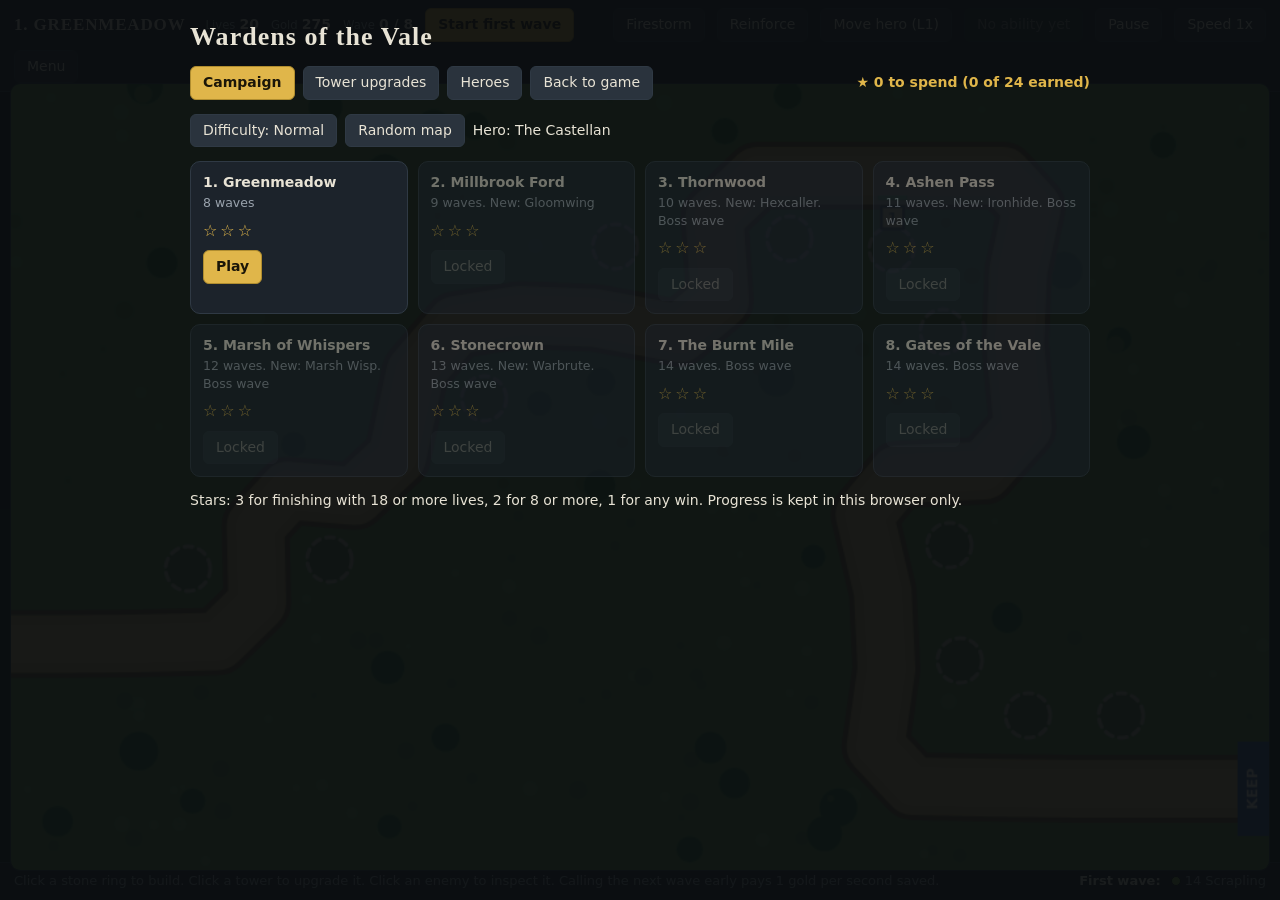
<file: wardens-of-the-vale/index.html>
<!DOCTYPE html>
<html lang="en">
<head>
<meta charset="utf-8">
<meta name="viewport" content="width=device-width, initial-scale=1">
<title>Wardens of the Vale</title>
<style>
  :root { --bg:#12161b; --panel:#1c232b; --line:#2f3944; --text:#e8e3d5; --dim:#9aa3ad; --accent:#e0b64a; }
  * { box-sizing:border-box; }
  html, body { height:100%; }
  body { margin:0; background:var(--bg); color:var(--text); font:14px/1.4 system-ui, -apple-system, "Segoe UI", sans-serif; display:flex; flex-direction:column; overflow:hidden; }
  header { display:flex; flex-wrap:wrap; gap:8px 12px; align-items:center; padding:8px 14px; background:var(--panel); border-bottom:1px solid var(--line); }
  h1 { font:700 17px/1 Georgia, serif; letter-spacing:.05em; text-transform:uppercase; margin:0 8px 0 0; }
  .stat { font-weight:700; font-variant-numeric:tabular-nums; }
  .stat small { color:var(--dim); font-weight:500; margin-right:4px; }
  .spacer { flex:1; }
  button, select { font:inherit; color:var(--text); background:#2a333d; border:1px solid var(--line); border-radius:6px; padding:6px 12px; cursor:pointer; }
  button:hover:not(:disabled) { background:#36424f; }
  button:disabled { opacity:.45; cursor:default; }
  button.primary { background:var(--accent); color:#1b1608; border-color:#b08d2f; font-weight:700; }
  button.primary:hover:not(:disabled) { background:#ecc762; }
  button.on { outline:2px solid var(--accent); }
  main { flex:1; min-height:0; display:flex; align-items:center; justify-content:center; padding:10px; }
  #stage { position:relative; }
  canvas { display:block; border-radius:10px; border:1px solid var(--line); cursor:pointer; }
  #menu { position:absolute; display:none; transform:translate(-50%, 0); background:rgba(24,30,37,.97); border:1px solid var(--line); border-radius:10px; padding:8px; z-index:3; width:250px; box-shadow:0 8px 24px rgba(0,0,0,.55); }
  #menu h3 { margin:0 0 6px; font:700 13px system-ui; }
  #menu p { margin:0 0 6px; font-size:12px; color:var(--dim); }
  #menu button { display:flex; justify-content:space-between; gap:10px; width:100%; margin-top:4px; padding:5px 9px; font-size:13px; text-align:left; }
  #menu button b { color:var(--accent); white-space:nowrap; }
  #menu button small { display:block; color:var(--dim); font-size:11.5px; }
  footer { display:flex; flex-wrap:wrap; gap:6px 18px; align-items:center; padding:8px 14px; background:var(--panel); border-top:1px solid var(--line); color:var(--dim); font-size:13px; min-height:38px; }
  #info { flex:1; min-width:240px; } #info b { color:var(--text); }
  #preview b { color:var(--text); } .dot { display:inline-block; width:10px; height:10px; border-radius:50%; margin:0 4px 0 10px; vertical-align:-1px; border:1px solid #111; }
  #home { position:fixed; inset:0; background:rgba(10,13,16,.93); display:none; z-index:6; overflow:auto; padding:22px; }
  #home.on { display:block; }
  #home .wrap { max-width:900px; margin:0 auto; }
  #home h2 { font:700 26px Georgia, serif; margin:0 0 4px; letter-spacing:.04em; }
  .tabs { display:flex; gap:8px; margin:14px 0; flex-wrap:wrap; align-items:center; }
  .tabs .stars { margin-left:auto; color:var(--accent); font-weight:700; }
  .grid { display:grid; grid-template-columns:repeat(auto-fill, minmax(200px, 1fr)); gap:10px; }
  .cardx { background:var(--panel); border:1px solid var(--line); border-radius:10px; padding:12px; }
  .cardx h4 { margin:0 0 4px; font:700 14px system-ui; display:flex; align-items:center; gap:8px; }
  .cardx p { margin:0 0 8px; font-size:12.5px; color:var(--dim); }
  .cardx .st { color:var(--accent); letter-spacing:3px; font-size:16px; }
  .cardx.locked { opacity:.45; }
  .cardx.sel { border-color:var(--accent); }
  .node { display:flex; gap:8px; align-items:center; font-size:12.5px; padding:4px 0; color:var(--dim); }
  .node .t { flex:1; } .node b { color:var(--text); } .node.have b { color:#8fd3a0; }
  .node button { padding:3px 9px; font-size:12px; white-space:nowrap; }
  #modal { position:fixed; inset:0; background:rgba(0,0,0,.6); display:none; align-items:center; justify-content:center; z-index:7; padding:20px; }
  #modal.on { display:flex; }
  #modal .box { background:var(--panel); border:1px solid var(--line); border-radius:12px; padding:24px; max-width:420px; text-align:center; }
  #modal h2 { margin:0 0 6px; font:700 24px Georgia, serif; }
  #modal .stars { font-size:34px; letter-spacing:6px; color:var(--accent); margin:6px 0; }
  #modal p { color:var(--dim); margin:0 0 16px; }
  #modal .row { display:flex; gap:10px; justify-content:center; flex-wrap:wrap; }
</style>
</head>
<body>
<header>
  <h1 id="lvlname">Wardens of the Vale</h1>
  <span class="stat"><small>Lives</small><span id="lives"></span></span>
  <span class="stat"><small>Gold</small><span id="gold"></span></span>
  <span class="stat"><small>Wave</small><span id="wave"></span></span>
  <button id="next" class="primary"></button>
  <div class="spacer"></div>
  <button id="fire" title="Firestorm: three meteors on the spot you click. Hits everything, including flyers."></button>
  <button id="reinf" title="Reinforcements: militia appear on the road where you click and hold it for a while."></button>
  <button id="hmove" title="Then click anywhere on the map to send the hero there (H)"></button>
  <button id="hcast" title="Hero ability (Q)"></button>
  <button id="pause">Pause</button>
  <button id="speed">Speed 1x</button>
  <button id="tomenu">Menu</button>
</header>
<main><div id="stage"><canvas id="cv" width="960" height="600"></canvas><div id="menu"></div></div></main>
<footer><span id="info"></span><span id="preview"></span></footer>
<div id="home"><div class="wrap" id="homewrap"></div></div>
<div id="modal"><div class="box"><h2 id="mtitle"></h2><div class="stars" id="mstars"></div><p id="mtext"></p><div class="row"><button id="again">Replay</button><button class="primary" id="tomap">Campaign map</button></div></div></div>

<script>
// ===LOGIC-START===
const VW = 960, VH = 600, START_LIVES = 20, SELL = 0.6, WAVE_REST = 20;
let PATH = [], SEG = [], PL = 0, SPOTS = [];
function loadMap(m) { PATH = m.path; SPOTS = m.spots; SEG = []; PL = 0;
  for (let i = 0; i + 1 < PATH.length; i++) { const [x1, y1] = PATH[i], [x2, y2] = PATH[i + 1], l = Math.hypot(x2 - x1, y2 - y1); if (l < 0.01) continue; SEG.push({ x1, y1, x2, y2, l, s: PL, nx: -(y2 - y1) / l, ny: (x2 - x1) / l }); PL += l; } }
function at(s, off) { s = Math.max(0, Math.min(PL, s)); let g = SEG[SEG.length - 1]; for (const q of SEG) if (s <= q.s + q.l) { g = q; break; }
  const t = (s - g.s) / g.l; return [g.x1 + (g.x2 - g.x1) * t + g.nx * (off || 0), g.y1 + (g.y2 - g.y1) * t + g.ny * (off || 0)]; }
function nearestS(x, y) { let best = { s: 0, d: 1e9 }; for (const g of SEG) { const t = Math.max(0, Math.min(1, ((x - g.x1) * (g.x2 - g.x1) + (y - g.y1) * (g.y2 - g.y1)) / (g.l * g.l)));
  const d = Math.hypot(x - (g.x1 + (g.x2 - g.x1) * t), y - (g.y1 + (g.y2 - g.y1) * t)); if (d < best.d) best = { s: g.s + t * g.l, d }; } return best; }
function mulberry32(a) { return function () { a |= 0; a = a + 0x6D2B79F5 | 0; let t = Math.imul(a ^ a >>> 15, 1 | a); t = t + Math.imul(t ^ t >>> 7, 61 | t) ^ t; return ((t ^ t >>> 14) >>> 0) / 4294967296; }; }

// armor cuts physical damage, ward cuts magic damage. threat is what a wave pays to field one; tier is the campaign level that introduces it
const FOES = {
  scrap:  { name: 'Scrapling',  hp: 18,  spd: 52,  armor: 0,    ward: 0,   gold: 4,  hit: 3,  lives: 1, r: 8,  col: '#7fae4a', threat: 1,   gap: 0.6, tier: 1 },
  hound:  { name: 'Dire Hound', hp: 28,  spd: 105, armor: 0,    ward: 0,   gold: 6,  hit: 4,  lives: 1, r: 8,  col: '#8a6a4a', threat: 1.8, gap: 0.6, tier: 1 },
  tusker: { name: 'Tusker',     hp: 85,  spd: 34,  armor: 0.5,  ward: 0,   gold: 15, hit: 8,  lives: 1, r: 11, col: '#5d7f3a', threat: 6,   gap: 2.0, tier: 1 },
  gloom:  { name: 'Gloomwing',  hp: 36,  spd: 72,  armor: 0,    ward: 0,   gold: 10, hit: 0,  lives: 1, r: 9,  col: '#4a5670', threat: 3.2, gap: 1.0, tier: 2, fly: true },
  hexer:  { name: 'Hexcaller',  hp: 60,  spd: 44,  armor: 0,    ward: 0.8, gold: 14, hit: 5,  lives: 1, r: 9,  col: '#8a5fb0', threat: 5,   gap: 1.5, tier: 3 },
  iron:   { name: 'Ironhide',   hp: 130, spd: 30,  armor: 0.8,  ward: 0,   gold: 24, hit: 10, lives: 2, r: 12, col: '#8b9198', threat: 12,  gap: 2.4, tier: 4 },
  wisp:   { name: 'Marsh Wisp', hp: 44,  spd: 84,  armor: 0,    ward: 0.6, gold: 12, hit: 0,  lives: 1, r: 8,  col: '#6fd0c0', threat: 4.6, gap: 0.9, tier: 5, fly: true },
  brute:  { name: 'Warbrute',   hp: 380, spd: 26,  armor: 0.65, ward: 0.4, gold: 45, hit: 22, lives: 3, r: 15, col: '#9a4a3a', threat: 30,  gap: 4.0, tier: 6 },
  giant:  { name: 'Hill Giant', hp: 900, spd: 20,  armor: 0.3,  ward: 0.5, gold: 120, hit: 30, lives: 10, r: 19, col: '#a0764d', threat: 70, gap: 6.0, tier: 99, boss: true }
};
const TOWERS = {
  archer: { name: 'Archer Post', desc: 'Fast arrows. Hits flyers. Weak against armor.', cost: [70, 120, 190], dmg: [[4, 7], [8, 13], [11, 17]], rate: [0.8, 0.65, 0.55], range: [140, 160, 180], kind: 'phys', air: true, spec: [
    { name: 'Marksmen', desc: 'Very long range, heavy single shots.', cost: 260, dmg: [38, 58], rate: 1.5, range: 240, abil: [
      { name: 'Bodkin Points', desc: 'Arrows ignore 40% / 80% of armor.', cost: [120, 120] }, { name: 'Killshot', desc: 'Every 10s / 7s: 250 / 450 pure damage to the toughest enemy in range.', cost: [150, 150] }] },
    { name: 'Volley Nest', desc: 'A stream of arrows at medium range.', cost: 260, dmg: [11, 17], rate: 0.24, range: 170, abil: [
      { name: 'Twin Shot', desc: '30% / 60% chance to also hit a second enemy.', cost: [110, 110] }, { name: 'Barbed Arrows', desc: 'Hits slow the target by 20% / 35% for 1.5s.', cost: [100, 100] }] }] },
  mage: { name: 'Mage Spire', desc: 'Slow bolts of magic that ignore armor. Hits flyers. Weak against warded foes and swarms.', cost: [110, 170, 250], dmg: [[11, 19], [26, 40], [50, 72]], rate: [1.8, 1.8, 1.7], range: [130, 145, 160], kind: 'magic', air: true, spec: [
    { name: 'Arcanist', desc: 'One enormous bolt at a time.', cost: 280, dmg: [105, 145], rate: 1.8, range: 175, abil: [
      { name: 'Sunder', desc: 'Each hit strips 15 / 30 points of the target\'s ward and armor.', cost: [130, 130] }, { name: 'Banish', desc: 'Every 14s / 9s: throws the lead enemy 150 / 250 back down the road. Not bosses.', cost: [140, 140] }] },
    { name: 'Stormcaller', desc: 'Lightning that jumps to 2 more enemies at 60% strength.', cost: 280, dmg: [42, 60], rate: 1.5, range: 160, chain: 2, abil: [
      { name: 'Overload', desc: 'Lightning jumps to 1 / 2 more enemies.', cost: [120, 120] }, { name: 'Static', desc: 'The first enemy struck is stunned for 0.35s / 0.7s.', cost: [120, 120] }] }] },
  bomb: { name: 'Bombard', desc: 'Explosive shells that hit a whole group. Cannot hit flyers.', cost: [120, 210, 300], dmg: [[14, 24], [28, 46], [50, 80]], rate: [2.6, 2.6, 2.4], range: [150, 165, 180], kind: 'phys', air: false, splash: 60, spec: [
    { name: 'Siege Mortar', desc: 'Huge shells, huge blast, very long range. Ground only.', cost: 330, dmg: [85, 125], rate: 3.2, range: 215, splash: 80, abil: [
      { name: 'Scorched Earth', desc: 'Shells leave fire for 3s: 10 / 20 damage a second.', cost: [130, 130] }, { name: 'Shrapnel', desc: 'Blast radius +15 / +30.', cost: [110, 110] }] },
    { name: 'Rocket Battery', desc: 'Fast rockets with a small blast. Hits flyers.', cost: 330, dmg: [48, 68], rate: 1.5, range: 190, splash: 45, air: true, abil: [
      { name: 'Skyseekers', desc: '+30% / +60% damage to flyers.', cost: [110, 110] }, { name: 'Barrage', desc: 'Every 12s / 8s: four extra rockets at random enemies in range.', cost: [150, 150] }] }] },
  guard: { name: 'Guardhouse', desc: 'Three soldiers who block the road and hold enemies in place for your other towers.', cost: [70, 110, 160], hp: [60, 110, 180], dmg: [[3, 5], [6, 9], [10, 15]], armor: [0, 0.15, 0.3], range: [130, 130, 130], respawn: 8, spec: [
    { name: 'Paladin Hall', desc: 'Three heavily armored paladins.', cost: 240, hp: 290, sdmg: [16, 24], armor: 0.5, abil: [
      { name: 'Mend', desc: 'Paladins heal 6 / 12 health a second, even mid-fight.', cost: [110, 110] }, { name: 'Smite', desc: 'Every blow adds 8 / 16 pure damage.', cost: [110, 110] }] },
    { name: 'Rangers\' Lodge', desc: 'Lighter fighters who also throw javelins at anything nearby, flyers included.', cost: 240, hp: 170, sdmg: [12, 18], armor: 0.2, throwR: 115, abil: [
      { name: 'Venom', desc: 'Hits poison for 5 / 10 damage a second over 4s.', cost: [110, 110] }, { name: 'Reserves', desc: 'A fourth ranger joins / and rangers return in 4s.', cost: [130, 130] }] }] }
};
const TREE = {
  archer: { name: 'Archery', t: ['Range +10%', 'Archer towers cost 10% less', 'Damage +15%'] },
  mage:   { name: 'Sorcery', t: ['Damage +10%', 'Bolts slow enemies 15% for 1s', 'Range +10% and 10% faster'] },
  bomb:   { name: 'Engineering', t: ['Blast radius +12%', 'Damage +15%', 'Reload 15% faster'] },
  guard:  { name: 'Soldiery', t: ['Soldier health +20%', 'Soldiers return in 5s instead of 8s', 'Soldier damage +25%, armor +10'] },
  spell:  { name: 'Spellcraft', t: ['Firestorm damage +30%', 'Reinforce: 3 militia for 20s', 'Both spell cooldowns 25% shorter'] }
};
const TIER_COST = [1, 2, 3], TIER_SUM = [0, 1, 3, 6];
const HEROES = {
  knight: { name: 'The Castellan', shape: 'square', role: 'Melee. Blocks the road and soaks damage.', nodes: [['Shield Slam', 'Unlocks the ability: stuns ground enemies around the hero for 2.5s and hurts them.'], ['Iron Will', 'Armor 40 to 55, and heals 3% a second at all times.'], ['Rallying Cry', 'Slam stuns 2s longer and fully heals soldiers nearby.']] },
  ranger: { name: 'The Pathfinder', shape: 'triangle', role: 'Ranged. Fast arrows, hits flyers, cannot be attacked.', nodes: [['Arrow Storm', 'Unlocks the ability: 8 heavy arrows at enemies in range.'], ['Eagle Eye', 'Range +30 and a 20% chance of double damage.'], ['Black Quiver', 'Arrow Storm fires 14 arrows.']] },
  mage:   { name: 'The Starcaller', shape: 'star', role: 'Ranged magic with a small blast. Cannot be attacked.', nodes: [['Frost Nova', 'Unlocks the ability: slows everything nearby by 60% for 4s and hurts it.'], ['Resonance', 'Attack blast radius 30 to 55.'], ['Deep Freeze', 'Nova first freezes enemies solid for 1.5s.']] }
};
const HERO_XP = [0, 35, 90, 170, 280, 420];
const NO_MOD = () => ({ tree: { archer: 0, mage: 0, bomb: 0, guard: 0, spell: 0 }, hero: { knight: 0, ranger: 0, mage: 0 } });

// ---------- level generator ----------
const LEVELS = [   // k is each level's enemy-health scale: between what a plain mixed build survives and what a full kit (spells, early calls, hero) survives, leaning harder in later levels
  { name: 'Greenmeadow', seed: 11, k: 1.39 }, { name: 'Millbrook Ford', seed: 23, k: 1.5 }, { name: 'Thornwood', seed: 37, k: 1.2 }, { name: 'Ashen Pass', seed: 41, k: 1.69 }, { name: 'Marsh of Whispers', seed: 59, k: 1.71 }, { name: 'Stonecrown', seed: 67, k: 1.67 }, { name: 'The Burnt Mile', seed: 71, k: 1.96 }, { name: 'Gates of the Vale', seed: 89, k: 1.65 }
];
function genPath(rng) {
  const C = 8, R = 5, ri = n => (rng() * n) | 0;
  for (let attempt = 0; attempt < 400; attempt++) {
    const want = 11 + ri(7), cells = [[0, ri(R)]], seen = new Set([cells[0].join()]); let steps = 0;
    const ok = (c, r, cur) => c >= 0 && r >= 0 && c < C && r < R && !seen.has(c + ',' + r) && [[1, 0], [-1, 0], [0, 1], [0, -1]].every(([dc, dr]) => { const k = (c + dc) + ',' + (r + dr); return k === cur || !seen.has(k); });
    const walk = () => { const [c, r] = cells[cells.length - 1]; if (c === C - 1 && cells.length >= want) return true; if (cells.length > want + 5 || ++steps > 3000) return false;
      const dirs = [[1, 0], [0, 1], [0, -1], [-1, 0]].map(d => [d, rng() + (d[0] === 1 ? (cells.length >= want - 2 ? 0.6 : -0.15) : d[0] === -1 ? -0.25 : 0.1)]).sort((a, b) => b[1] - a[1]).map(x => x[0]);
      for (const [dc, dr] of dirs) { const nc = c + dc, nr = r + dr; if (!ok(nc, nr, c + ',' + r)) continue; cells.push([nc, nr]); seen.add(nc + ',' + nr); if (walk()) return true; seen.delete(nc + ',' + nr); cells.pop(); }
      return false; };
    if (!walk()) continue;
    const pts = cells.map(([c, r]) => [Math.max(64, Math.min(VW - 64, c * 120 + 60 + (rng() - 0.5) * 34)), Math.max(70, Math.min(VH - 62, r * 120 + 60 + (rng() - 0.5) * 34))]);
    const raw = [[-34, pts[0][1]], ...pts, [VW + 34, pts[pts.length - 1][1]]], out = [raw[0]];
    for (let i = 1; i + 1 < raw.length; i++) { const [px, py] = raw[i - 1], [x, y] = raw[i], [nx, ny] = raw[i + 1]; out.push([x + (px - x) * 0.25, y + (py - y) * 0.25], [x + (nx - x) * 0.25, y + (ny - y) * 0.25]); }   // round the corners
    out.push(raw[raw.length - 1]); return out;
  }
  return [[-34, 300], [VW + 34, 300]];
}
function genSpots(n) {
  const cand = [];
  for (let s = 50; s < PL - 40; s += 24) for (const off of [56, -56]) { const [x, y] = at(s, off); if (x < 34 || x > VW - 34 || y < 52 || y > VH - 34) continue; if (nearestS(x, y).d < 47) continue;
    let cover = 0; for (let q = 0; q < PL; q += 12) { const [px, py] = at(q); if (px > 0 && px < VW && Math.hypot(px - x, py - y) <= 140) cover += 12; } cand.push({ x, y, s, cover }); }
  const out = [], far = c => out.every(o => Math.hypot(o.x - c.x, o.y - c.y) >= 66);
  for (let b = 0; b < n; b++) { const lo = PL * b / n, hi = PL * (b + 1) / n; const best = cand.filter(c => c.s >= lo && c.s < hi && far(c)).sort((a, b2) => b2.cover - a.cover)[0]; if (best) out.push(best); }
  for (const c of cand.sort((a, b) => b.cover - a.cover)) { if (out.length >= n) break; if (far(c)) out.push(c); }
  return out.map(c => [Math.round(c.x), Math.round(c.y)]);
}
function genWaves(rng, tier) { const k = 1.3;
  const pool = Object.keys(FOES).filter(t => FOES[t].tier <= tier), n = Math.min(14, 7 + tier), waves = [], ri = m => (rng() * m) | 0;
  const newest = pool.filter(t => FOES[t].tier === tier && tier > 1);
  for (let w = 0; w < n; w++) {
    const budget = k * 11 * (1 + 0.3 * w) * (1 + 0.16 * (tier - 1)), early = w < 2;
    let types = early ? ['scrap'] : []; if (w === 1 && tier >= 1) types = ['scrap', 'hound'].slice(0, 1 + ri(2));
    if (!early) { const opts = pool.filter(t => FOES[t].threat <= budget * 0.5); const m = 1 + ri(3); while (types.length < m && opts.length) { const t = opts.splice(ri(opts.length), 1)[0]; types.push(t); }
      const armored = pool.filter(t => FOES[t].armor >= 0.4 && FOES[t].threat <= budget * 0.6); if (armored.length && !types.some(t => FOES[t].armor >= 0.4) && rng() < (tier >= 4 ? 0.9 : 0.6)) types.push(armored[ri(armored.length)]);
      if (newest.length && (w === 2 || w === n - 2) && !types.includes(newest[0])) types[0] = newest[0]; }
    const groups = []; let delay = 0; const shares = types.map(() => 0.5 + rng()), tot = shares.reduce((a, b) => a + b, 0);
    types.forEach((t, i) => { const F = FOES[t], cnt = Math.max(1, Math.round(budget * shares[i] / tot / F.threat * (F.fly ? 0.6 : F.armor >= 0.4 ? 1.25 : 1))); groups.push([t, cnt, +(F.gap * (0.8 + rng() * 0.4)).toFixed(2), +delay.toFixed(1)]); delay += 2.5 + rng() * 3; });
    if (w === n - 1 && tier >= 3) groups.unshift(['giant', tier >= 7 ? 2 : 1, 8, 0]);
    waves.push(groups);
  }
  return waves;
}
function genLevel(seed, tier, k, name) {
  let rng, path, spots;
  for (let tries = 0; tries < 25; tries++) { rng = mulberry32((seed + tries * 1009) * 7919 + 13); path = genPath(rng); loadMap({ path, spots: [] });
    spots = genSpots(Math.min(16, 11 + (tier >> 1))); loadMap({ path, spots }); if (spots.length >= 10 && PL >= 1400) break; }
  return { name: name || 'Uncharted land', seed, tier, k, path, spots, pl: PL, waves: genWaves(rng, tier), gold: 260 + 15 * tier };   // k scales enemy health for this level
}
const campaignLevel = i => genLevel(LEVELS[i].seed, i + 1, LEVELS[i].k, LEVELS[i].name);

// ---------- game ----------
const dist = (a, b) => Math.hypot(a.x - b.x, a.y - b.y);
function newGame(def, mod, opt) {
  opt = opt || {}; loadMap(def);
  const G = { t: 0, def, waves: def.waves, gold: def.gold, lives: START_LIVES, wave: -1, nextIn: null, spawnQ: [], foes: [], towers: SPOTS.map(() => null), men: [], shots: [], fx: [], zones: [],
    cd: { fire: 0, reinf: 0 }, over: false, won: false, hpK: (def.k || 1) * (opt.hard ? 1.35 : 1), id: 1, rng: mulberry32(opt.seed || 1), leaked: 0, mod: mod || NO_MOD(), hero: null };
  if (opt.hero) { const [hx, hy] = at(PL * 0.5, 40); G.hero = { cls: opt.hero, lvl: 1, xp: 0, cd: 0 }; const S = hs(G);
    G.hero.man = { id: G.id++, owner: -2, hero: opt.hero, x: hx, y: hy, hx, hy, hp: S.max, max: S.max, dmg: S.dmg, armor: S.armor || 0, target: 0, atk: 0, dead: false, resp: 0, ttl: Infinity }; G.men.push(G.hero.man); }
  return G;
}
const roll = (G, [a, b]) => a + G.rng() * (b - a);
const AB = (tw, type, spec, i) => tw && tw.type === type && tw.lvl === 3 && tw.spec === spec ? tw.ab[i] : 0;
function hs(G) { const h = G.hero, L = h.lvl, n = G.mod.hero[h.cls] || 0;
  if (h.cls === 'knight') return { max: 150 + 40 * L, dmg: [5 + 2 * L, 9 + 3 * L], rate: 1, armor: n >= 2 ? 0.55 : 0.4, range: 0, cdMax: 25, n };
  if (h.cls === 'ranger') return { max: 150 + 30 * L, dmg: [2.5 + L, 4.5 + 1.5 * L], rate: 0.8, range: 165 + (n >= 2 ? 30 : 0), kind: 'phys', cdMax: 22, n };
  return { max: 140 + 28 * L, dmg: [5 + 2 * L, 9 + 3 * L], rate: 1.8, range: 150, kind: 'magic', splash: n >= 2 ? 55 : 30, cdMax: 28, n }; }
// a tower's current numbers: level or specialization, then star upgrades and bought abilities
function ts(G, tw) { const T = TOWERS[tw.type], m = G.mod.tree, sp = tw.lvl === 3 ? T.spec[tw.spec] : null, L = Math.min(tw.lvl, 2), k = tw.type;
  const o = { kind: T.kind, air: !!T.air, splash: T.splash || 0, range: sp && sp.range ? sp.range : T.range[L], chain: 0 };
  if (k === 'guard') { o.hp = sp ? sp.hp : T.hp[L]; o.sdmg = (sp ? sp.sdmg : T.dmg[L]).slice(); o.armor = sp ? sp.armor : T.armor[L]; o.respawn = T.respawn; o.men = 3; o.throwR = sp && sp.throwR || 0;
    if (m.guard >= 1) o.hp *= 1.2; if (m.guard >= 2) o.respawn = 5; if (m.guard >= 3) { o.sdmg = o.sdmg.map(v => v * 1.25); o.armor += 0.1; }
    const res = AB(tw, 'guard', 1, 1); if (res >= 1) o.men = 4; if (res >= 2) o.respawn = Math.min(o.respawn, 4); return o; }
  o.dmg = (sp ? sp.dmg : T.dmg[L]).slice(); o.rate = sp ? sp.rate : T.rate[L]; if (sp) { if (sp.splash) o.splash = sp.splash; if (sp.air !== undefined) o.air = sp.air; o.chain = sp.chain || 0; }
  if (k === 'archer') { if (m.archer >= 1) o.range *= 1.1; if (m.archer >= 3) o.dmg = o.dmg.map(v => v * 1.15); }
  if (k === 'mage') { if (m.mage >= 1) o.dmg = o.dmg.map(v => v * 1.1); if (m.mage >= 3) { o.range *= 1.1; o.rate *= 0.9; } }
  if (k === 'bomb') { if (m.bomb >= 1) o.splash *= 1.12; if (m.bomb >= 2) o.dmg = o.dmg.map(v => v * 1.15); if (m.bomb >= 3) o.rate *= 0.85; }
  o.splash += 15 * AB(tw, 'bomb', 0, 1); o.chain += AB(tw, 'mage', 1, 0); return o; }
const price = (G, type, base) => type === 'archer' && G.mod.tree.archer >= 2 ? Math.round(base * 0.9) : base;
function hurt(G, e, dmg, kind, ap) { if (e.dead) return;
  const d = kind === 'phys' ? dmg * (1 - e.armor * (1 - (ap || 0))) : kind === 'magic' ? dmg * (1 - e.ward) : dmg; e.hp -= d;
  if (e.hp <= 0) { e.dead = true; G.gold += e.gold; G.fx.push({ k: 'coin', x: e.x, y: e.y, t: 0, life: 0.7, v: e.gold });
    const h = G.hero; if (h && !h.man.dead && Math.hypot(e.x - h.man.x, e.y - h.man.y) <= 190) { h.xp += e.gold; let L = 1; for (let i = 1; i < HERO_XP.length; i++) if (h.xp >= HERO_XP[i]) L = i + 1;
      if (L > h.lvl) { h.lvl = L; const S = hs(G); h.man.max = S.max; h.man.hp = S.max; h.man.dmg = S.dmg; G.fx.push({ k: 'text', x: h.man.x, y: h.man.y - 20, t: 0, life: 1.2, v: 'Level ' + L }); } } } }
function waveInfo(G, w) { const out = {}; if (!G.waves[w]) return out; for (const [t, n] of G.waves[w]) out[t] = (out[t] || 0) + n; return out; }
function callWave(G) {
  if (G.over || G.wave >= G.waves.length - 1) return false;
  if (G.wave >= 0 && G.nextIn === null) return false;
  if (G.nextIn > 0) G.gold += Math.floor(G.nextIn);                         // calling early pays 1 gold per second saved
  G.wave++; let end = 0;
  for (const [type, n, gap, delay] of G.waves[G.wave]) for (let k = 0; k < n; k++) { const when = G.t + delay + k * gap; G.spawnQ.push({ when, type }); end = Math.max(end, when); }
  G.spawnQ.sort((a, b) => a.when - b.when);
  G.nextIn = G.wave < G.waves.length - 1 ? end - G.t + WAVE_REST : null;
  return true;
}
function rallyHomes(x, y) { return [[x - 12, y - 7], [x + 12, y - 7], [x, y + 10], [x, y - 16]]; }
function mkMan(G, owner, x, y, hx, hy, hp, dmg, armor, ttl) { const m = { id: G.id++, owner, x, y, hx, hy, hp, max: hp, dmg, armor, target: 0, atk: 0, thr: 0, dead: false, resp: 0, ttl: ttl || Infinity }; G.men.push(m); return m; }
function refreshMen(G, i, heal) { const tw = G.towers[i], S = ts(G, tw), mine = G.men.filter(m => m.owner === i), homes = rallyHomes(tw.rally[0], tw.rally[1]);
  while (mine.length < S.men) mine.push(mkMan(G, i, tw.x, tw.y, 0, 0, S.hp, S.sdmg, S.armor));
  mine.forEach((m, k) => { [m.hx, m.hy] = homes[k]; m.max = S.hp; if (heal) m.hp = S.hp; else m.hp = Math.min(m.hp, S.hp); m.dmg = S.sdmg; m.armor = S.armor; m.throwR = S.throwR; }); }
function build(G, i, type) {
  const T = TOWERS[type]; if (G.over || G.towers[i] || !T) return false; const c = price(G, type, T.cost[0]); if (G.gold < c) return false; G.gold -= c;
  const [x, y] = SPOTS[i], tw = { type, lvl: 0, spec: -1, ab: [0, 0], cd: 0.3, acd: 3, bcd: 3, spent: c, x, y, i }; G.towers[i] = tw;
  if (type === 'guard') { const n = nearestS(x, y), [rx, ry] = at(n.s); tw.rally = [rx, ry]; refreshMen(G, i, true); }
  return true;
}
function upgradeCost(G, i, spec) { const tw = G.towers[i]; if (!tw) return -1; const T = TOWERS[tw.type]; if (tw.lvl < 2) return price(G, tw.type, T.cost[tw.lvl + 1]); if (tw.lvl === 2 && spec !== undefined) return price(G, tw.type, T.spec[spec].cost); return -1; }
function upgrade(G, i, spec) {
  const tw = G.towers[i], c = upgradeCost(G, i, spec); if (G.over || !tw || c < 0 || G.gold < c) return false;
  G.gold -= c; tw.spent += c; tw.lvl++; if (tw.lvl === 3) tw.spec = spec;
  if (tw.type === 'guard') refreshMen(G, i, true); return true;
}
function buyAbility(G, i, a) { const tw = G.towers[i]; if (G.over || !tw || tw.lvl !== 3 || tw.ab[a] >= 2) return false; const c = TOWERS[tw.type].spec[tw.spec].abil[a].cost[tw.ab[a]]; if (G.gold < c) return false;
  G.gold -= c; tw.spent += c; tw.ab[a]++; if (tw.type === 'guard') refreshMen(G, i, false); return true; }
function sell(G, i) { const tw = G.towers[i]; if (!tw) return false; G.gold += Math.floor(tw.spent * SELL); G.towers[i] = null; G.men = G.men.filter(m => m.owner !== i); return true; }
function setRally(G, i, x, y) {
  const tw = G.towers[i]; if (!tw || tw.type !== 'guard') return false; const n = nearestS(x, y); if (n.d > 40) return false; const [rx, ry] = at(n.s);
  if (Math.hypot(rx - tw.x, ry - tw.y) > TOWERS.guard.range[0]) return false;
  tw.rally = [rx, ry]; refreshMen(G, i, false); for (const m of G.men) if (m.owner === i) m.target = 0; return true;
}
function castFire(G, x, y) { if (G.over || G.cd.fire > 0) return false; const m = G.mod.tree.spell; G.cd.fire = 60 * (m >= 3 ? 0.75 : 1);
  for (let k = 0; k < 3; k++) G.fx.push({ k: 'meteor', x: x + (G.rng() - 0.5) * 50, y: y + (G.rng() - 0.5) * 50, t: -0.25 * k, life: 0.55, dmg: (45 + Math.max(0, G.wave) * 5) * (m >= 1 ? 1.3 : 1) }); return true; }
function castReinf(G, x, y) { if (G.over || G.cd.reinf > 0) return false; const n = nearestS(x, y); if (n.d > 45) return false; const m = G.mod.tree.spell; G.cd.reinf = 22 * (m >= 3 ? 0.75 : 1); const [rx, ry] = at(n.s), w = Math.max(0, G.wave);
  for (const dx of (m >= 2 ? [-12, 0, 12] : [-9, 9])) mkMan(G, -1, rx + dx, ry, rx + dx, ry, 40 + w * 5, [2 + w * 0.3, 4 + w * 0.5], 0, m >= 2 ? 20 : 15); return true; }
function moveHero(G, x, y) { if (!G.hero) return false; const m = G.hero.man; m.hx = Math.max(10, Math.min(VW - 10, x)); m.hy = Math.max(10, Math.min(VH - 10, y)); m.target = 0; return true; }
function heroCast(G) { const h = G.hero; if (!h || G.over || h.cd > 0 || h.man.dead) return false; const S = hs(G), m = h.man, L = h.lvl; if (S.n < 1) return false; h.cd = S.cdMax;
  if (h.cls === 'knight') { for (const e of G.foes) if (!e.dead && !e.fly && dist(e, m) <= 75) { e.stunT = Math.max(e.stunT, S.n >= 3 ? 4.5 : 2.5); hurt(G, e, 40 + 15 * L, 'true'); }
    if (S.n >= 3) for (const s of G.men) if (!s.dead && !s.hero && dist(s, m) <= 150) s.hp = s.max; G.fx.push({ k: 'ring', x: m.x, y: m.y, t: 0, life: 0.4, r: 75, c: '255,230,150' }); }
  else if (h.cls === 'ranger') { const c = G.foes.filter(e => !e.dead && dist(e, m) <= S.range + 40); for (let k = 0; k < (S.n >= 3 ? 14 : 8) && c.length; k++) { const e = c[(G.rng() * c.length) | 0]; G.shots.push({ k: 'archer', sx: m.x, sy: m.y - 10, x: m.x, y: m.y, tx: e.x, ty: e.y, target: e.id, dmg: roll(G, S.dmg) * 2.2, kind: 'phys', splash: 0, t: -k * 0.06, dur: 0.25 }); } }
  else { for (const e of G.foes) if (!e.dead && dist(e, m) <= 135) { if (S.n >= 3) e.stunT = Math.max(e.stunT, 1.5); e.slowT = Math.max(e.slowT, 4); e.slowK = Math.max(e.slowK, 0.6); hurt(G, e, 30 + 10 * L, 'magic'); } G.fx.push({ k: 'ring', x: m.x, y: m.y, t: 0, life: 0.5, r: 135, c: '150,220,255' }); }
  return true; }

function step(G, dt) {
  if (G.over) return; G.t += dt;
  G.cd.fire = Math.max(0, G.cd.fire - dt); G.cd.reinf = Math.max(0, G.cd.reinf - dt); if (G.hero) G.hero.cd = Math.max(0, G.hero.cd - dt);
  if (G.nextIn !== null && G.wave >= 0) { G.nextIn -= dt; if (G.nextIn <= 0) { G.nextIn = 0; callWave(G); } }
  while (G.spawnQ.length && G.spawnQ[0].when <= G.t) { const q = G.spawnQ.shift(), F = FOES[q.type], [x, y] = at(0, 0);
    G.foes.push({ id: G.id++, type: q.type, s: 0, off: (G.rng() - 0.5) * 18, hp: F.hp * G.hpK, max: F.hp * G.hpK, x, y, block: 0, atk: 0, dead: false, armor: F.armor, ward: F.ward, gold: F.gold, fly: !!F.fly, slowT: 0, slowK: 0, stunT: 0, poiT: 0, poiD: 0 }); }
  const byId = new Map(); for (const m of G.men) byId.set(m.id, m); const foeId = new Map(); for (const e of G.foes) foeId.set(e.id, e);
  for (const z of G.zones) { z.t -= dt; for (const e of G.foes) if (!e.fly && Math.hypot(e.x - z.x, e.y - z.y) <= z.r) hurt(G, e, z.dps * dt, 'true'); }
  // enemies walk, or stop and fight whoever blocks them
  for (const e of G.foes) { if (e.dead) continue; const F = FOES[e.type], b = e.block ? byId.get(e.block) : null;
    if (e.poiT > 0) { e.poiT -= dt; hurt(G, e, e.poiD * dt, 'true'); if (e.dead) continue; }
    if (e.slowT > 0) { e.slowT -= dt; if (e.slowT <= 0) e.slowK = 0; }
    if (e.stunT > 0) { e.stunT -= dt; [e.x, e.y] = at(e.s, e.off); continue; }
    if (b && !b.dead && dist(b, e) < 22) { e.atk -= dt; if (e.atk <= 0) { e.atk = 1; b.hp -= F.hit * (1 - b.armor); if (b.hp <= 0) { b.dead = true; b.resp = b.hero ? 15 : ts(G, G.towers[b.owner] || { type: 'guard', lvl: 0, spec: -1, ab: [0, 0] }).respawn; e.block = 0; } } }
    else { e.block = 0; e.s += F.spd * (1 - e.slowK) * dt; if (e.s >= PL) { e.dead = true; e.gone = true; G.lives -= F.lives; G.leaked++; } }
    [e.x, e.y] = at(e.s, e.off); }
  // soldiers and the hero
  for (const m of G.men) {
    if (m.ttl !== Infinity) { m.ttl -= dt; if (m.ttl <= 0) { m.dead = true; m.gone = true; } }
    if (m.dead) { if (!m.gone) { m.resp -= dt; if (m.resp <= 0) { const tw = G.towers[m.owner]; m.dead = false; m.hp = m.max; if (tw) { m.x = tw.x; m.y = tw.y; } else { m.x = m.hx; m.y = m.hy; } m.target = 0; } } continue; }
    const tw = m.owner >= 0 ? G.towers[m.owner] : null, ranged = m.hero === 'ranger' || m.hero === 'mage';
    if (ranged) { const S = hs(G), d = Math.hypot(m.hx - m.x, m.hy - m.y); if (d > 1) { const v = Math.min(d, 60 * dt); m.x += (m.hx - m.x) / d * v; m.y += (m.hy - m.y) / d * v; }
      m.atk -= dt; if (m.atk <= 0) { let best = null; for (const e of G.foes) if (!e.dead && dist(e, m) <= S.range && (!best || e.s > best.s)) best = e;
        if (!best) m.atk = 0.1; else { m.atk = S.rate; let dm = roll(G, S.dmg); if (m.hero === 'ranger' && S.n >= 2 && G.rng() < 0.2) dm *= 2;
          G.shots.push({ k: m.hero === 'mage' ? 'mage' : 'archer', sx: m.x, sy: m.y - 10, x: m.x, y: m.y, tx: best.x, ty: best.y, target: best.id, dmg: dm, kind: S.kind, splash: S.splash || 0, air: true, t: 0, dur: Math.max(0.1, dist(best, m) / 400), flat: true }); } }
      continue; }
    if (m.hero === 'knight' && hs(G).n >= 2) m.hp = Math.min(m.max, m.hp + m.max * 0.03 * dt);
    const mend = AB(tw, 'guard', 0, 0); if (mend) m.hp = Math.min(m.max, m.hp + 6 * mend * dt);
    let e = m.target ? foeId.get(m.target) : null;
    if (!e || e.dead || Math.hypot(e.x - m.hx, e.y - m.hy) > 85) { e = null; let bd = 1e9;
      for (const f of G.foes) { if (f.dead || f.fly) continue; const d = Math.hypot(f.x - m.hx, f.y - m.hy); if (d > 65) continue; const sc = d + (f.block ? 200 : 0); if (sc < bd) { bd = sc; e = f; } }
      m.target = e ? e.id : 0; }
    const gx = e ? e.x : m.hx, gy = e ? e.y : m.hy, d = Math.hypot(gx - m.x, gy - m.y), reach = e ? 13 : 1;
    if (d > reach) { const v = Math.min(d - reach + 0.01, (m.hero ? 95 : 75) * dt); m.x += (gx - m.x) / d * v; m.y += (gy - m.y) / d * v; }
    if (e && d <= 16) { if (!e.block) e.block = m.id; m.atk -= dt; if (m.atk <= 0) { m.atk = 1; hurt(G, e, roll(G, m.dmg), 'phys'); const sm = AB(tw, 'guard', 0, 1); if (sm) hurt(G, e, 8 * sm, 'true'); const vn = AB(tw, 'guard', 1, 0); if (vn) { e.poiT = 4; e.poiD = 5 * vn; } } }
    else { if (!e && m.hp < m.max) m.hp = Math.min(m.max, m.hp + m.max * 0.08 * dt);
      if (m.throwR) { m.thr -= dt; if (m.thr <= 0) { let t = null, bd = m.throwR; for (const f of G.foes) { if (f.dead) continue; const q = dist(f, m); if (q <= bd) { bd = q; t = f; } }
        if (!t) m.thr = 0.2; else { m.thr = 1.2; G.shots.push({ k: 'archer', sx: m.x, sy: m.y - 8, x: m.x, y: m.y, tx: t.x, ty: t.y, target: t.id, dmg: roll(G, m.dmg) * 0.8, kind: 'phys', splash: 0, t: 0, dur: 0.22, flat: true }); } } } }
  }
  // towers
  for (const tw of G.towers) { if (!tw || tw.type === 'guard') continue; const S = ts(G, tw); tw.cd -= dt; tw.acd -= dt; tw.bcd -= dt;
    const inR = () => G.foes.filter(e => !e.dead && (!e.fly || S.air) && Math.hypot(e.x - tw.x, e.y - tw.y) <= S.range);
    const kill = AB(tw, 'archer', 0, 1); if (kill && tw.acd <= 0) { const c = inR(); if (c.length) { const e = c.reduce((a, b) => b.hp > a.hp ? b : a); hurt(G, e, kill === 1 ? 250 : 450, 'true'); G.fx.push({ k: 'line', x: tw.x, y: tw.y - 30, x2: e.x, y2: e.y, t: 0, life: 0.25, c: '255,255,255' }); tw.acd = kill === 1 ? 10 : 7; } else tw.acd = 0.3; }
    const ban = AB(tw, 'mage', 0, 1); if (ban && tw.acd <= 0) { const c = inR().filter(e => !FOES[e.type].boss); if (c.length) { const e = c.reduce((a, b) => b.s > a.s ? b : a); G.fx.push({ k: 'ring', x: e.x, y: e.y, t: 0, life: 0.4, r: 26, c: '200,160,255' }); e.s = Math.max(0, e.s - (ban === 1 ? 150 : 250)); e.block = 0; tw.acd = ban === 1 ? 14 : 9; } else tw.acd = 0.3; }
    const bar = AB(tw, 'bomb', 1, 1); if (bar && tw.bcd <= 0) { const c = inR(); if (c.length) { for (let k = 0; k < 4; k++) shoot(G, tw, S, c[(G.rng() * c.length) | 0], k * 0.08); tw.bcd = bar === 1 ? 12 : 8; } else tw.bcd = 0.3; }
    if (tw.cd > 0) continue;
    const c = inR(); if (!c.length) { tw.cd = 0.1; continue; } tw.cd = S.rate; const best = c.reduce((a, b) => b.s > a.s ? b : a); shoot(G, tw, S, best, 0);
    const twin = AB(tw, 'archer', 1, 0); if (twin && c.length > 1 && G.rng() < 0.3 * twin) shoot(G, tw, S, c.filter(e => e !== best).reduce((a, b) => b.s > a.s ? b : a), 0.05); }
  for (const s of G.shots) { s.t += dt; if (s.t < 0) continue; const p = Math.min(1, s.t / s.dur); const e = foeId.get(s.target);
    if ((!s.splash || s.flat) && e && !e.dead) { s.tx = e.x; s.ty = e.y; }
    s.x = s.sx + (s.tx - s.sx) * p; s.y = s.sy + (s.ty - s.sy) * p - (s.splash && !s.flat ? Math.sin(p * Math.PI) * 60 : 0);
    if (p < 1) continue; s.done = true;
    const hit = (f, d) => { hurt(G, f, d * (f.fly && s.seek ? 1 + s.seek : 1), s.kind, s.ap); if (f.dead) return; if (s.slow) { f.slowT = Math.max(f.slowT, s.slow[1]); f.slowK = Math.max(f.slowK, s.slow[0]); }
      if (s.sunder) { f.ward = Math.max(0, f.ward - 0.15 * s.sunder); f.armor = Math.max(0, f.armor - 0.15 * s.sunder); } };
    if (s.splash) { G.fx.push({ k: 'boom', x: s.tx, y: s.ty, t: 0, life: 0.35, r: s.splash }); for (const f of G.foes) if (!f.dead && (!f.fly || s.air) && Math.hypot(f.x - s.tx, f.y - s.ty) <= s.splash) hit(f, s.dmg);
      if (s.scorch) G.zones.push({ x: s.tx, y: s.ty, r: s.splash * 0.8, t: 3, dps: 10 * s.scorch }); }
    else if (e && !e.dead) { hit(e, s.dmg); if (s.stun && !e.dead) e.stunT = Math.max(e.stunT, 0.35 * s.stun);
      if (s.chain) { const near = G.foes.filter(f => !f.dead && f !== e && Math.hypot(f.x - e.x, f.y - e.y) <= 95).sort((a, b) => dist(a, e) - dist(b, e)).slice(0, s.chain); let px = e.x, py = e.y;
        for (const f of near) { G.fx.push({ k: 'line', x: px, y: py, x2: f.x, y2: f.y, t: 0, life: 0.2, c: '170,210,255' }); px = f.x; py = f.y; hit(f, s.dmg * 0.6); } } } }
  for (const f of G.fx) { const was = f.t; f.t += dt; if (f.k === 'meteor' && was < f.life * 0.6 && f.t >= f.life * 0.6) { f.hit = true; for (const e of G.foes) if (!e.dead && Math.hypot(e.x - f.x, e.y - f.y) <= 62) hurt(G, e, f.dmg, 'true'); } }
  G.foes = G.foes.filter(e => !e.dead); G.men = G.men.filter(m => !m.gone); G.shots = G.shots.filter(s => !s.done); G.fx = G.fx.filter(f => f.t < f.life); G.zones = G.zones.filter(z => z.t > 0);
  if (G.lives <= 0) { G.lives = 0; G.over = true; }
  else if (G.wave === G.waves.length - 1 && !G.spawnQ.length && !G.foes.length) { G.over = true; G.won = true; }
}
function shoot(G, tw, S, e, delay) {
  const d = Math.hypot(e.x - tw.x, e.y - tw.y), vis = tw.type, spd = vis === 'bomb' ? (S.air ? 300 : 190) : vis === 'mage' ? 330 : 420, dur = Math.max(0.12, d / spd);
  let tx = e.x, ty = e.y; if (S.splash && !S.air && !e.block && e.stunT <= 0) { const [px, py] = at(e.s + FOES[e.type].spd * (1 - e.slowK) * dur, e.off); tx = px; ty = py; }
  const s = { k: vis, sx: tw.x, sy: tw.y - 22, x: tw.x, y: tw.y - 22, tx, ty, target: e.id, dmg: roll(G, S.dmg), kind: S.kind, splash: S.splash, air: S.air, flat: S.splash && S.air, t: -(delay || 0), dur, chain: S.chain };
  s.ap = 0.4 * AB(tw, 'archer', 0, 0); const barb = AB(tw, 'archer', 1, 1); if (barb) s.slow = [barb === 1 ? 0.2 : 0.35, 1.5]; else if (tw.type === 'mage' && G.mod.tree.mage >= 2) s.slow = [0.15, 1];
  s.sunder = AB(tw, 'mage', 0, 0); s.stun = AB(tw, 'mage', 1, 1); s.scorch = AB(tw, 'bomb', 0, 0); s.seek = 0.3 * AB(tw, 'bomb', 1, 0);
  G.shots.push(s);
}
const stars = G => G.lives >= 18 ? 3 : G.lives >= 8 ? 2 : 1;
// ===LOGIC-END===

// ---------- saved progress (this browser only) ----------
const $ = id => document.getElementById(id), cv = $('cv'), ctx = cv.getContext('2d'), menu = $('menu');
const freshSave = () => ({ stars: LEVELS.map(() => 0), tree: NO_MOD().tree, hero: NO_MOD().hero, pick: 'knight', hard: false });
let save = freshSave();
try { const raw = localStorage.getItem('wardens-v2'); if (raw) { const o = JSON.parse(raw); save = Object.assign(freshSave(), o); save.stars = LEVELS.map((_, i) => o.stars && o.stars[i] || 0); } } catch (e) {}
const persist = () => { try { localStorage.setItem('wardens-v2', JSON.stringify(save)); } catch (e) {} };
const totalStars = () => save.stars.reduce((a, b) => a + b, 0);
const spentStars = () => Object.values(save.tree).reduce((a, n) => a + TIER_SUM[n], 0) + Object.values(save.hero).reduce((a, n) => a + TIER_SUM[n], 0);
const freeStars = () => totalStars() - spentStars();

// ---------- interface ----------
let G, cur = { idx: 0, def: null }, paused = false, speed = 1, sel = -1, mode = '', lastT = 0, acc = 0, mouse = { x: -99, y: -99 }, deco = [], pick = 0, pickKind = '', homeTab = 'campaign';
const HINT = 'Click a stone ring to build. Click a tower to upgrade it. Click an enemy to inspect it. Calling the next wave early pays 1 gold per second saved.';
function fit() { const m = document.querySelector('main'), w = m.clientWidth - 20, h = m.clientHeight - 20, k = Math.min(w / VW, h / VH); cv.style.width = VW * k + 'px'; cv.style.height = VH * k + 'px'; }
function toGame(ev) { const r = cv.getBoundingClientRect(); return { x: (ev.clientX - r.left) * VW / r.width, y: (ev.clientY - r.top) * VH / r.height }; }
function el(tag, cls, text) { const e = document.createElement(tag); if (cls) e.className = cls; if (text !== undefined) e.textContent = text; return e; }
function closeMenu() { menu.style.display = 'none'; sel = -1; }
function openMenu(i) {
  sel = i; menu.innerHTML = ''; const [x, y] = SPOTS[i], tw = G.towers[i];
  const btn = (label, cost, sub, on, fn) => { const b = el('button'), l = el('span', '', label); if (sub) l.append(el('small', '', sub)); b.append(l, el('b', '', cost)); b.disabled = !on; b.onclick = () => { fn(); refreshMenu(); }; menu.append(b); };
  if (!tw) { menu.append(el('h3', '', 'Build'));
    for (const k of Object.keys(TOWERS)) { const T = TOWERS[k], c = price(G, k, T.cost[0]); btn(T.name, c + 'g', T.desc, G.gold >= c, () => build(G, i, k)); } }
  else { const T = TOWERS[tw.type], S = ts(G, tw), sp = tw.lvl === 3 ? T.spec[tw.spec] : null, f = v => Math.round(v);
    menu.append(el('h3', '', sp ? sp.name : `${T.name}, level ${tw.lvl + 1}`));
    menu.append(el('p', '', tw.type === 'guard' ? `${S.men} soldiers: ${f(S.hp)} health, ${S.sdmg.map(f).join(' to ')} damage, ${f(S.armor * 100)} armor` : `${S.dmg.map(f).join(' to ')} ${S.kind === 'magic' ? 'magic' : 'physical'} damage every ${S.rate.toFixed(2)}s, range ${f(S.range)}${S.splash ? ', blast ' + f(S.splash) : ''}${S.air ? '' : ', ground only'}`));
    if (tw.lvl < 2) { const c = upgradeCost(G, i); btn('Upgrade to level ' + (tw.lvl + 2), c + 'g', '', G.gold >= c, () => upgrade(G, i)); }
    else if (tw.lvl === 2) T.spec.forEach((s2, k) => { const c = upgradeCost(G, i, k); btn(s2.name, c + 'g', s2.desc, G.gold >= c, () => upgrade(G, i, k)); });
    else sp.abil.forEach((a, k) => { const lv = tw.ab[k]; btn(`${a.name} ${lv}/2`, lv < 2 ? a.cost[lv] + 'g' : 'max', a.desc, lv < 2 && G.gold >= a.cost[lv], () => buyAbility(G, i, k)); });
    if (tw.type === 'guard') btn('Move soldiers', '', 'then click the road inside the circle', true, () => { mode = 'rally'; menu.style.display = 'none'; });
    btn('Sell', '+' + Math.floor(tw.spent * SELL) + 'g', '', true, () => { sell(G, i); closeMenu(); }); }
  menu.style.display = 'block'; const r = cv.getBoundingClientRect(), k = r.width / VW, below = y < VH * 0.5;
  menu.style.left = Math.max(130, Math.min(r.width - 130, x * k)) + 'px'; menu.style.top = below ? (y + 34) * k + 'px' : ''; menu.style.bottom = below ? '' : (VH - y + 34) * k + 'px';
}
function refreshMenu() { if (sel >= 0 && menu.style.display === 'block') openMenu(sel); }
cv.addEventListener('mousemove', ev => { mouse = toGame(ev); });
cv.addEventListener('click', ev => {
  const p = toGame(ev);
  if (mode === 'fire') { if (castFire(G, p.x, p.y)) setMode(''); return; }
  if (mode === 'reinf') { if (castReinf(G, p.x, p.y)) setMode(''); return; }
  if (mode === 'rally') { if (setRally(G, sel, p.x, p.y)) { setMode(''); closeMenu(); } return; }
  if (mode === 'hero') { moveHero(G, p.x, p.y); setMode(''); return; }
  let hit = -1; SPOTS.forEach(([x, y], i) => { if (Math.hypot(p.x - x, p.y - y) < 26) hit = i; });
  if (hit >= 0) { pick = 0; openMenu(hit); return; }
  closeMenu();
  if (G.hero && !G.hero.man.dead && Math.hypot(p.x - G.hero.man.x, p.y - G.hero.man.y + 8) < 18) { pick = G.hero.man.id; pickKind = 'hero'; setMode('hero'); return; }
  let best = null, bd = 1e9; for (const e of G.foes) { const d = Math.hypot(p.x - e.x, p.y - (e.y - (e.fly ? 26 : 6))); if (d < FOES[e.type].r + 8 && d < bd) { bd = d; best = e; } }
  if (best) { pick = best.id; pickKind = 'foe'; return; }
  for (const m of G.men) if (!m.dead && !m.hero && Math.hypot(p.x - m.x, p.y - m.y + 5) < 11) { pick = m.id; pickKind = 'man'; return; }
  pick = 0;
});
function setMode(m) { mode = m; $('fire').classList.toggle('on', m === 'fire'); $('reinf').classList.toggle('on', m === 'reinf'); $('hmove').classList.toggle('on', m === 'hero'); cv.style.cursor = m ? 'crosshair' : 'pointer'; if (m && m !== 'rally') closeMenu(); }
$('fire').onclick = () => setMode(mode === 'fire' || G.cd.fire > 0 ? '' : 'fire');
$('reinf').onclick = () => setMode(mode === 'reinf' || G.cd.reinf > 0 ? '' : 'reinf');
$('hmove').onclick = () => { if (G.hero) setMode(mode === 'hero' ? '' : 'hero'); };
$('hcast').onclick = () => { heroCast(G); };
$('next').onclick = () => { callWave(G); };
$('pause').onclick = () => { paused = !paused; $('pause').textContent = paused ? 'Resume' : 'Pause'; };
$('speed').onclick = () => { speed = speed === 1 ? 2 : speed === 2 ? 3 : 1; $('speed').textContent = `Speed ${speed}x`; };
$('tomenu').onclick = $('tomap').onclick = () => showHome('campaign');
$('again').onclick = () => startLevel(cur.idx, cur.def);
document.addEventListener('keydown', ev => { if ($('home').classList.contains('on')) return;
  if (ev.code === 'Space') { ev.preventDefault(); $('pause').onclick(); } else if (ev.key === 'Escape') { setMode(''); closeMenu(); pick = 0; } else if (ev.key === 'q' || ev.key === 'Q') heroCast(G); else if (ev.key === 'h' || ev.key === 'H') $('hmove').onclick(); });

function shape(kind, x, y, r, fill) { ctx.beginPath();
  if (kind === 'square') ctx.rect(x - r * 0.85, y - r * 0.85, r * 1.7, r * 1.7);
  else if (kind === 'triangle') { ctx.moveTo(x, y - r * 1.1); ctx.lineTo(x + r, y + r * 0.8); ctx.lineTo(x - r, y + r * 0.8); ctx.closePath(); }
  else { for (let k = 0; k < 10; k++) { const q = k % 2 ? r * 0.48 : r * 1.15, a = Math.PI / 5 * k - Math.PI / 2; ctx.lineTo(x + q * Math.cos(a), y + q * Math.sin(a)); } ctx.closePath(); }
  ctx.fillStyle = fill; ctx.fill(); ctx.lineWidth = 2; ctx.strokeStyle = '#141414'; ctx.stroke(); }
function drawTower(tw) { const { x, y } = tw, L = Math.min(tw.lvl, 2), sp = tw.lvl === 3; ctx.save(); ctx.translate(x, y); ctx.lineWidth = 1.5; ctx.strokeStyle = '#1c1c1c';
  if (tw.type === 'archer') { ctx.fillStyle = sp ? (tw.spec ? '#9a5a2a' : '#6a5a48') : '#8a6238'; ctx.fillRect(-11, -22 - L * 3, 22, 30 + L * 3); ctx.strokeRect(-11, -22 - L * 3, 22, 30 + L * 3);
    ctx.fillStyle = sp ? (tw.spec ? '#c9552e' : '#2f5d6a') : '#3f7d3a'; ctx.beginPath(); ctx.moveTo(-15, -22 - L * 3); ctx.lineTo(0, -40 - L * 4 - (sp && !tw.spec ? 10 : 0)); ctx.lineTo(15, -22 - L * 3); ctx.closePath(); ctx.fill(); ctx.stroke(); ctx.fillStyle = '#2a1c0c'; ctx.fillRect(-3, -14, 6, 9); }
  else if (tw.type === 'mage') { ctx.fillStyle = sp ? (tw.spec ? '#3f6aa8' : '#7a3fa8') : '#6a4aa0'; ctx.beginPath(); ctx.moveTo(-11, 8); ctx.lineTo(-7, -26 - L * 3); ctx.lineTo(7, -26 - L * 3); ctx.lineTo(11, 8); ctx.closePath(); ctx.fill(); ctx.stroke();
    ctx.fillStyle = sp ? (tw.spec ? '#bfe3ff' : '#ffb8f4') : '#c9a8ff'; ctx.beginPath(); ctx.arc(0, -33 - L * 3, 6 + L + (sp ? 2 : 0), 0, 7); ctx.fill(); ctx.stroke(); }
  else if (tw.type === 'bomb') { ctx.fillStyle = sp ? (tw.spec ? '#8a4a3a' : '#565c62') : '#7d8388'; ctx.beginPath(); ctx.arc(0, -4, 15 + L, Math.PI, 0); ctx.lineTo(15 + L, 8); ctx.lineTo(-15 - L, 8); ctx.closePath(); ctx.fill(); ctx.stroke();
    ctx.fillStyle = '#26292c'; if (sp && tw.spec) { for (const dx of [-8, 0, 8]) { ctx.fillRect(dx - 2.5, -30, 5, 16); ctx.strokeRect(dx - 2.5, -30, 5, 16); } } else { const w = sp ? 16 : 8 + L * 2; ctx.fillRect(-w / 2, -28 - L * 2, w, 16); ctx.strokeRect(-w / 2, -28 - L * 2, w, 16); } }
  else { ctx.fillStyle = sp ? (tw.spec ? '#8a9a6a' : '#e6dcc0') : '#c9b48a'; ctx.fillRect(-15, -12, 30, 20); ctx.strokeRect(-15, -12, 30, 20); ctx.fillStyle = sp ? (tw.spec ? '#3f6a3a' : '#d9b23a') : '#a83a32'; ctx.beginPath(); ctx.moveTo(-19, -12); ctx.lineTo(0, -28 - L * 2); ctx.lineTo(19, -12); ctx.closePath(); ctx.fill(); ctx.stroke();
    ctx.fillStyle = '#2a1c0c'; ctx.fillRect(-4, -3, 8, 11); }
  ctx.fillStyle = '#f2c94c'; for (let k = 0; k <= tw.lvl; k++) { ctx.beginPath(); ctx.arc(-9 + k * 6, 14, 2.2, 0, 7); ctx.fill(); }
  ctx.restore(); }
function bar(x, y, w, f, col) { ctx.fillStyle = 'rgba(0,0,0,.55)'; ctx.fillRect(x - w / 2, y, w, 3.5); ctx.fillStyle = col; ctx.fillRect(x - w / 2, y, w * Math.max(0, f), 3.5); }
function render() {
  ctx.fillStyle = '#5f8f4a'; ctx.fillRect(0, 0, VW, VH);
  for (const d of deco) { ctx.fillStyle = d.c; ctx.beginPath(); ctx.arc(d.x, d.y, d.r, 0, 7); ctx.fill(); }
  ctx.lineJoin = ctx.lineCap = 'round'; for (const [w, c] of [[52, '#6f5a37'], [44, '#c8a86c'], [30, '#d3b680']]) { ctx.strokeStyle = c; ctx.lineWidth = w; ctx.beginPath(); PATH.forEach(([x, y], i) => ctx[i ? 'lineTo' : 'moveTo'](x, y)); ctx.stroke(); }
  const ey = PATH[PATH.length - 1][1]; ctx.fillStyle = '#3c5fa8'; ctx.fillRect(VW - 24, ey - 36, 24, 72); ctx.fillStyle = '#fff'; ctx.font = '700 11px system-ui'; ctx.textAlign = 'center'; ctx.save(); ctx.translate(VW - 9, ey); ctx.rotate(-Math.PI / 2); ctx.fillText('KEEP', 0, 0); ctx.restore();
  for (const z of G.zones) { ctx.beginPath(); ctx.arc(z.x, z.y, z.r, 0, 7); ctx.fillStyle = `rgba(255,110,30,${0.12 + 0.1 * Math.min(1, z.t)})`; ctx.fill(); }
  SPOTS.forEach(([x, y], i) => { if (G.towers[i]) return; ctx.beginPath(); ctx.arc(x, y, 17, 0, 7); ctx.fillStyle = 'rgba(60,60,55,.35)'; ctx.fill(); ctx.lineWidth = 3; ctx.strokeStyle = Math.hypot(mouse.x - x, mouse.y - y) < 26 ? '#fff' : '#b9b3a2'; ctx.setLineDash([6, 5]); ctx.stroke(); ctx.setLineDash([]); });
  if (sel >= 0) { const tw = G.towers[sel], [x, y] = SPOTS[sel], R = tw ? (tw.type === 'guard' ? TOWERS.guard.range[0] : ts(G, tw).range) : 140; ctx.beginPath(); ctx.arc(x, y, R, 0, 7); ctx.fillStyle = 'rgba(255,255,255,.08)'; ctx.fill(); ctx.strokeStyle = 'rgba(255,255,255,.5)'; ctx.lineWidth = 1.5; ctx.stroke();
    if (tw && tw.rally) { ctx.fillStyle = '#fff'; ctx.beginPath(); ctx.arc(tw.rally[0], tw.rally[1], 4, 0, 7); ctx.fill(); } }
  const things = [];
  for (const tw of G.towers) if (tw) things.push({ y: tw.y, f: () => drawTower(tw) });
  for (const m of G.men) { if (m.dead) continue; things.push({ y: m.y, f: () => {
    if (m.hero) { const H = HEROES[m.hero]; if (pick === m.id || mode === 'hero') { ctx.beginPath(); ctx.arc(m.x, m.y - 8, 17, 0, 7); ctx.strokeStyle = '#fff'; ctx.lineWidth = 1.5; ctx.setLineDash([4, 3]); ctx.stroke(); ctx.setLineDash([]); }
      shape(H.shape, m.x, m.y - 8, 10, m.hero === 'knight' ? '#e6c35a' : m.hero === 'ranger' ? '#7fd08a' : '#b9a0ff'); ctx.fillStyle = '#141414'; ctx.font = '700 10px system-ui'; ctx.textAlign = 'center'; ctx.textBaseline = 'middle'; ctx.fillText(G.hero.lvl, m.x, m.y - 7); ctx.textBaseline = 'alphabetic'; bar(m.x, m.y - 25, 22, m.hp / m.max, '#6fd06a'); return; }
    ctx.beginPath(); ctx.arc(m.x, m.y - 5, 6, 0, 7); const tw = m.owner >= 0 ? G.towers[m.owner] : null; ctx.fillStyle = m.owner < 0 ? '#d9c56a' : tw && tw.lvl === 3 ? (tw.spec ? '#5aa05a' : '#f0e2a0') : '#4f7fd0'; ctx.fill(); ctx.lineWidth = pick === m.id ? 2.5 : 1.2; ctx.strokeStyle = pick === m.id ? '#fff' : '#141414'; ctx.stroke(); ctx.fillStyle = '#cfd6de'; ctx.fillRect(m.x + 3, m.y - 9, 3, 9); bar(m.x, m.y - 16, 14, m.hp / m.max, '#6fd06a'); } }); }
  for (const e of G.foes) things.push({ y: e.y + (e.fly ? 40 : 0), f: () => { const F = FOES[e.type], yy = e.y - (e.fly ? 26 : F.r * 0.6);
    if (e.fly) { ctx.fillStyle = 'rgba(0,0,0,.22)'; ctx.beginPath(); ctx.ellipse(e.x, e.y, F.r, F.r * 0.45, 0, 0, 7); ctx.fill(); const fl = Math.sin(G.t * 14 + e.id) * 5; ctx.fillStyle = F.col; ctx.beginPath(); ctx.moveTo(e.x, yy); ctx.lineTo(e.x - 17, yy - 6 + fl); ctx.lineTo(e.x - 6, yy + 5); ctx.moveTo(e.x, yy); ctx.lineTo(e.x + 17, yy - 6 + fl); ctx.lineTo(e.x + 6, yy + 5); ctx.fill(); }
    ctx.beginPath(); ctx.arc(e.x, yy, F.r, 0, 7); ctx.fillStyle = e.stunT > 0 ? '#dfefff' : F.col; ctx.fill(); ctx.lineWidth = e.armor >= 0.4 ? 3 : 1.3; ctx.strokeStyle = e.armor >= 0.4 ? '#d7dbe0' : e.ward > 0.3 ? '#d6b3ff' : '#141414'; ctx.stroke();
    if (e.ward > 0.3 && e.armor >= 0.4) { ctx.beginPath(); ctx.arc(e.x, yy, F.r + 3, 0, 7); ctx.lineWidth = 1.5; ctx.strokeStyle = '#d6b3ff'; ctx.stroke(); }
    ctx.fillStyle = '#fff'; ctx.beginPath(); ctx.arc(e.x - F.r * 0.35, yy - F.r * 0.2, F.r * 0.22, 0, 7); ctx.arc(e.x + F.r * 0.35, yy - F.r * 0.2, F.r * 0.22, 0, 7); ctx.fill();
    if (e.slowK > 0) { ctx.fillStyle = 'rgba(120,200,255,.8)'; ctx.fillRect(e.x - 3, yy + F.r + 1, 6, 3); } if (e.poiT > 0) { ctx.fillStyle = '#7ad04a'; ctx.fillRect(e.x + 5, yy + F.r + 1, 4, 3); }
    if (pick === e.id) { ctx.beginPath(); ctx.arc(e.x, yy, F.r + 6, 0, 7); ctx.strokeStyle = '#fff'; ctx.lineWidth = 1.5; ctx.setLineDash([4, 3]); ctx.stroke(); ctx.setLineDash([]); }
    bar(e.x, yy - F.r - 7, Math.max(16, F.r * 2), e.hp / e.max, '#e0564a'); } });
  things.sort((a, b) => a.y - b.y).forEach(t => t.f());
  for (const s of G.shots) { if (s.t < 0) continue; if (s.k === 'archer') { ctx.strokeStyle = '#3a2a14'; ctx.lineWidth = 2; const a = Math.atan2(s.ty - s.sy, s.tx - s.sx); ctx.beginPath(); ctx.moveTo(s.x, s.y); ctx.lineTo(s.x - Math.cos(a) * 10, s.y - Math.sin(a) * 10); ctx.stroke(); }
    else { ctx.beginPath(); ctx.arc(s.x, s.y, s.k === 'bomb' ? (s.flat ? 3.5 : 5) : 4.5, 0, 7); ctx.fillStyle = s.k === 'bomb' ? (s.flat ? '#ff8a3a' : '#1c1c1c') : s.chain ? '#bfe3ff' : '#d7b8ff'; ctx.fill(); } }
  for (const f of G.fx) { const p = Math.max(0, f.t / f.life);
    if (f.k === 'boom') { ctx.beginPath(); ctx.arc(f.x, f.y, f.r * (0.4 + 0.6 * p), 0, 7); ctx.fillStyle = `rgba(255,170,60,${0.55 * (1 - p)})`; ctx.fill(); }
    else if (f.k === 'ring') { ctx.beginPath(); ctx.arc(f.x, f.y, f.r * (0.3 + 0.7 * p), 0, 7); ctx.strokeStyle = `rgba(${f.c},${1 - p})`; ctx.lineWidth = 4; ctx.stroke(); }
    else if (f.k === 'line') { ctx.beginPath(); ctx.moveTo(f.x, f.y); ctx.lineTo(f.x2, f.y2); ctx.strokeStyle = `rgba(${f.c},${1 - p})`; ctx.lineWidth = 2.5; ctx.stroke(); }
    else if (f.k === 'coin' || f.k === 'text') { ctx.fillStyle = f.k === 'coin' ? `rgba(255,220,90,${1 - p})` : `rgba(255,255,255,${1 - p})`; ctx.font = '700 12px system-ui'; ctx.textAlign = 'center'; ctx.fillText(f.k === 'coin' ? '+' + f.v : f.v, f.x, f.y - 14 - p * 18); }
    else if (f.k === 'meteor' && f.t > 0) { if (!f.hit) { const q = f.t / (f.life * 0.6); ctx.beginPath(); ctx.arc(f.x + (1 - q) * 80, f.y - (1 - q) * 260, 9, 0, 7); ctx.fillStyle = '#ff7b2e'; ctx.fill(); } else { const q = (f.t - f.life * 0.6) / (f.life * 0.4); ctx.beginPath(); ctx.arc(f.x, f.y, 62 * (0.5 + 0.5 * q), 0, 7); ctx.fillStyle = `rgba(255,120,40,${0.6 * (1 - q)})`; ctx.fill(); } } }
  if (mode === 'fire') { ctx.beginPath(); ctx.arc(mouse.x, mouse.y, 62, 0, 7); ctx.strokeStyle = '#ff9a4a'; ctx.lineWidth = 2; ctx.stroke(); }
  if (G.hero && (mode === 'hero' || pick === G.hero.man.id)) { const m = G.hero.man, S = hs(G); if (S.range) { ctx.beginPath(); ctx.arc(m.x, m.y, S.range, 0, 7); ctx.strokeStyle = 'rgba(255,255,255,.35)'; ctx.lineWidth = 1; ctx.stroke(); } }
  if (paused) { ctx.fillStyle = 'rgba(0,0,0,.4)'; ctx.fillRect(0, 0, VW, VH); ctx.fillStyle = '#fff'; ctx.font = '700 34px Georgia'; ctx.textAlign = 'center'; ctx.fillText('Paused', VW / 2, VH / 2); }
}
const pct = v => Math.round(v * 100) + '%';
function foeLine(type, e) { const F = FOES[type], a = e ? e.armor : F.armor, w = e ? e.ward : F.ward;
  return `${e ? Math.max(0, Math.ceil(e.hp)) + ' / ' : ''}${Math.round(F.hp * (G ? G.hpK : 1))} health · armor ${pct(a)} (blocks physical) · ward ${pct(w)} (blocks magic) · speed ${F.spd} · ${F.fly ? 'flies: soldiers and ground-only towers cannot touch it' : 'hits soldiers for ' + F.hit} · costs ${F.lives} ${F.lives > 1 ? 'lives' : 'life'} · pays ${F.gold}g`; }
let hudKey = '';
function hud() {
  const lastWave = G.wave >= G.waves.length - 1, h = G.hero;
  const label = G.wave < 0 ? 'Start first wave' : lastWave ? 'Final wave' : G.nextIn === null ? 'Wave incoming' : `Call wave ${G.wave + 2} early (+${Math.floor(G.nextIn)}g)`;
  let info = HINT, e = null;
  if (mode === 'fire') info = 'Click where the firestorm should land.'; else if (mode === 'reinf') info = 'Click a spot on the road for the militia.'; else if (mode === 'rally') info = 'Click the road inside the circle to post the soldiers there.'; else if (mode === 'hero') info = 'Click anywhere on the map to send the hero there.';
  else if (pick && pickKind === 'foe') { e = G.foes.find(f => f.id === pick); if (!e) pick = 0; }
  const m = pick && pickKind !== 'foe' ? G.men.find(x => x.id === pick) : null;
  const key = [G.lives, G.gold, G.wave, label, Math.ceil(G.cd.fire), Math.ceil(G.cd.reinf), h ? Math.ceil(h.cd) + ':' + h.lvl + ':' + h.man.dead : '', mode, pick, e ? Math.ceil(e.hp) + ':' + e.armor + ':' + e.ward : '', m ? Math.ceil(m.hp) : ''].join('|'); if (key === hudKey) return; hudKey = key;
  $('lives').textContent = G.lives; $('gold').textContent = G.gold; $('wave').textContent = `${Math.max(0, G.wave + 1)} / ${G.waves.length}`;
  $('next').textContent = label; $('next').disabled = lastWave || G.over;
  $('fire').textContent = G.cd.fire > 0 ? `Firestorm ${Math.ceil(G.cd.fire)}s` : 'Firestorm'; $('fire').disabled = G.cd.fire > 0;
  $('reinf').textContent = G.cd.reinf > 0 ? `Reinforce ${Math.ceil(G.cd.reinf)}s` : 'Reinforce'; $('reinf').disabled = G.cd.reinf > 0;
  if (h) { const S = hs(G), H = HEROES[h.cls]; $('hmove').style.display = $('hcast').style.display = ''; $('hmove').textContent = h.man.dead ? `Hero back in ${Math.ceil(h.man.resp)}s` : `Move hero (L${h.lvl})`; $('hmove').disabled = h.man.dead;
    $('hcast').textContent = S.n < 1 ? 'No ability yet' : h.cd > 0 ? `${H.nodes[0][0]} ${Math.ceil(h.cd)}s` : H.nodes[0][0]; $('hcast').disabled = S.n < 1 || h.cd > 0 || h.man.dead; }
  else $('hmove').style.display = $('hcast').style.display = 'none';
  const box = $('info'); box.innerHTML = '';
  if (e) { box.append(el('b', '', FOES[e.type].name + ': '), document.createTextNode(foeLine(e.type, e))); }
  else if (m && m.hero) { const S = hs(G), H = HEROES[m.hero]; box.append(el('b', '', `${H.name}, level ${h.lvl}: `), document.createTextNode(`${Math.ceil(m.hp)} / ${m.max} health · ${S.dmg.join(' to ')} ${S.kind === 'magic' ? 'magic' : 'physical'} damage every ${S.rate}s${S.range ? ' · range ' + S.range : ' · armor ' + pct(m.armor)} · ${h.lvl < 6 ? h.xp + ' / ' + HERO_XP[h.lvl] + ' experience' : 'max level'}. Click the map to move.`)); }
  else if (m) box.append(el('b', '', m.owner < 0 ? 'Militia: ' : 'Soldier: '), document.createTextNode(`${Math.ceil(m.hp)} / ${Math.round(m.max)} health · ${m.dmg.map(v => Math.round(v)).join(' to ')} damage · armor ${pct(m.armor)}`));
  else box.textContent = info;
  const pv = $('preview'); pv.innerHTML = ''; const nw = waveInfo(G, G.wave + 1), ks = Object.keys(nw);
  if (ks.length) { pv.append(el('b', '', G.wave < 0 ? 'First wave:' : 'Next wave:')); for (const t of ks) { const d = el('span', 'dot'); d.style.background = FOES[t].col; const s = el('span', '', `${nw[t]} ${FOES[t].name}`); s.title = foeLine(t); pv.append(d, s); } }
  else pv.textContent = G.over ? '' : 'Last wave is on the field.';
  refreshMenu();
}
function frame(ts2) {
  const dt = Math.min(0.1, (ts2 - lastT) / 1000 || 0); lastT = ts2;
  if (G) { if (!paused && !G.over && !$('home').classList.contains('on')) { acc += dt * speed; while (acc >= 1 / 60) { step(G, 1 / 60); acc -= 1 / 60; if (G.over) break; } }
    render(); hud();
    if (G.over && !G.shown) { G.shown = true; closeMenu(); const st = G.won ? stars(G) : 0;
      if (G.won && cur.idx >= 0 && st > save.stars[cur.idx]) { save.stars[cur.idx] = st; persist(); }
      $('mtitle').textContent = G.won ? 'The Vale holds' : 'The keep has fallen'; $('mstars').textContent = G.won ? '★'.repeat(st) + '☆'.repeat(3 - st) : '';
      $('mtext').textContent = G.won ? `All ${G.waves.length} waves beaten with ${G.lives} of ${START_LIVES} lives left.${cur.idx < 0 ? ' Random maps do not award stars.' : ''}` : `Overrun on wave ${G.wave + 1} of ${G.waves.length}.`; $('modal').classList.add('on'); } }
  requestAnimationFrame(frame);
}
function startLevel(idx, def) {
  cur = { idx, def: def || campaignLevel(idx) };
  G = newGame(cur.def, { tree: Object.assign({}, save.tree), hero: Object.assign({}, save.hero) }, { hard: save.hard, seed: (Math.random() * 1e9) | 0, hero: save.pick });
  paused = false; $('pause').textContent = 'Pause'; acc = 0; hudKey = ''; pick = 0; closeMenu(); setMode(''); $('modal').classList.remove('on'); $('home').classList.remove('on');
  $('lvlname').textContent = (idx >= 0 ? `${idx + 1}. ` : '') + cur.def.name + (save.hard ? ' (Veteran)' : '');
  const r = mulberry32(cur.def.seed + 7); deco = []; for (let k = 0; k < 260; k++) { const x = r() * VW, y = r() * VH; if (nearestS(x, y).d < 34 || SPOTS.some(([sx, sy]) => Math.hypot(sx - x, sy - y) < 30)) continue; const tree = r() < 0.18; deco.push({ x, y, r: tree ? 9 + r() * 6 : 2 + r() * 5, c: tree ? '#2f6a35' : r() < 0.5 ? '#6b9a52' : '#558443' }); }
  fit();
}
function showHome(tab) {
  homeTab = tab || homeTab; $('modal').classList.remove('on'); $('home').classList.add('on'); const w = $('homewrap'); w.innerHTML = '';
  w.append(el('h2', '', 'Wardens of the Vale'));
  const tabs = el('div', 'tabs'); for (const [k, t] of [['campaign', 'Campaign'], ['upgrades', 'Tower upgrades'], ['heroes', 'Heroes']]) { const b = el('button', k === homeTab ? 'primary' : '', t); b.onclick = () => showHome(k); tabs.append(b); }
  if (G && !G.over) { const b = el('button', '', 'Back to game'); b.onclick = () => $('home').classList.remove('on'); tabs.append(b); }
  tabs.append(el('span', 'stars', `★ ${freeStars()} to spend (${totalStars()} of ${LEVELS.length * 3} earned)`)); w.append(tabs);
  const node = (box, have, idx, title, text, buy) => { const n = el('div', 'node' + (idx < have ? ' have' : '')), t = el('div', 't'); t.append(el('b', '', title), document.createTextNode(text ? ' ' + text : '')); n.append(t);
    if (idx < have) n.append(el('span', '', 'Owned')); else { const b = el('button', '', `${TIER_COST[idx]} ★`); b.disabled = idx !== have || freeStars() < TIER_COST[idx]; b.onclick = () => { buy(); persist(); showHome(); }; n.append(b); } box.append(n); };
  if (homeTab === 'campaign') {
    const opts = el('div', 'tabs'); const hd = el('button', save.hard ? 'on' : '', save.hard ? 'Difficulty: Veteran' : 'Difficulty: Normal'); hd.title = 'Veteran: enemies have 35% more health'; hd.onclick = () => { save.hard = !save.hard; persist(); showHome(); };
    const top = save.stars.filter(s => s > 0).length, rb = el('button', '', 'Random map'); rb.title = 'A new generated map at the difficulty of your furthest level. No stars.'; rb.onclick = () => { const tier = Math.max(1, Math.min(LEVELS.length, top + 1)), ref = campaignLevel(tier - 1), d = genLevel((Math.random() * 1e6) | 0, tier, 1, 'Uncharted land'); startLevel(-1, genLevel(d.seed, tier, LEVELS[tier - 1].k * d.pl / ref.pl, 'Uncharted land')); };
    opts.append(hd, rb, el('span', '', `Hero: ${HEROES[save.pick].name}`)); w.append(opts);
    const g = el('div', 'grid'); LEVELS.forEach((L, i) => { const open = i === 0 || save.stars[i - 1] > 0, c = el('div', 'cardx' + (open ? '' : ' locked')); c.append(el('h4', '', `${i + 1}. ${L.name}`));
      const news = Object.values(FOES).filter(F => F.tier === i + 1 && i > 0).map(F => F.name); c.append(el('p', '', `${Math.min(14, 8 + i)} waves${news.length ? '. New: ' + news.join(', ') : ''}${i >= 2 ? '. Boss wave' : ''}`));
      c.append(el('div', 'st', '★'.repeat(save.stars[i]) + '☆'.repeat(3 - save.stars[i]))); const b = el('button', open ? 'primary' : '', open ? 'Play' : 'Locked'); b.disabled = !open; b.style.marginTop = '8px'; b.onclick = () => startLevel(i); c.append(b); g.append(c); }); w.append(g);
    w.append(el('p', '', 'Stars: 3 for finishing with 18 or more lives, 2 for 8 or more, 1 for any win. Progress is kept in this browser only.'));
  } else if (homeTab === 'upgrades') {
    const g = el('div', 'grid'); for (const k of Object.keys(TREE)) { const c = el('div', 'cardx'); c.append(el('h4', '', TREE[k].name)); TREE[k].t.forEach((t, i) => node(c, save.tree[k], i, t, '', () => { save.tree[k]++; })); g.append(c); } w.append(g);
    const rs = el('button', '', 'Reset all stars'); rs.style.marginTop = '12px'; rs.onclick = () => { save.tree = NO_MOD().tree; save.hero = NO_MOD().hero; persist(); showHome(); }; w.append(rs);
  } else {
    const g = el('div', 'grid'); for (const k of Object.keys(HEROES)) { const H = HEROES[k], c = el('div', 'cardx' + (save.pick === k ? ' sel' : '')), h4 = el('h4'), ic = document.createElement('canvas'); ic.width = ic.height = 28; ic.style.cssText = 'width:28px;height:28px;border:0;border-radius:0;cursor:default';
      const save2 = ctx; h4.append(ic, document.createTextNode(H.name)); c.append(h4); c.append(el('p', '', H.role + ' Starts every level at level 1 and gains up to level 6.'));
      const x = ic.getContext('2d'); x.beginPath(); if (H.shape === 'square') x.rect(5, 5, 18, 18); else if (H.shape === 'triangle') { x.moveTo(14, 3); x.lineTo(25, 24); x.lineTo(3, 24); x.closePath(); } else { for (let q = 0; q < 10; q++) { const r = q % 2 ? 5.5 : 12.5, a = Math.PI / 5 * q - Math.PI / 2; x.lineTo(14 + r * Math.cos(a), 14 + r * Math.sin(a)); } x.closePath(); }
      x.fillStyle = k === 'knight' ? '#e6c35a' : k === 'ranger' ? '#7fd08a' : '#b9a0ff'; x.fill(); x.lineWidth = 2; x.strokeStyle = '#141414'; x.stroke();
      H.nodes.forEach((n, i) => node(c, save.hero[k], i, n[0] + '.', n[1], () => { save.hero[k]++; }));
      const b = el('button', save.pick === k ? 'primary' : '', save.pick === k ? 'Selected' : 'Choose'); b.style.marginTop = '8px'; b.onclick = () => { save.pick = k; persist(); showHome(); }; c.append(b); g.append(c); } w.append(g);
    w.append(el('p', '', 'The chosen hero joins your next level. Hero abilities are bought with the same stars as tower upgrades and can be reset from the Tower upgrades tab.'));
  }
}
window.addEventListener('resize', () => { fit(); closeMenu(); });
startLevel(0); showHome('campaign'); requestAnimationFrame(frame);
</script>
</body>
</html>
</file>
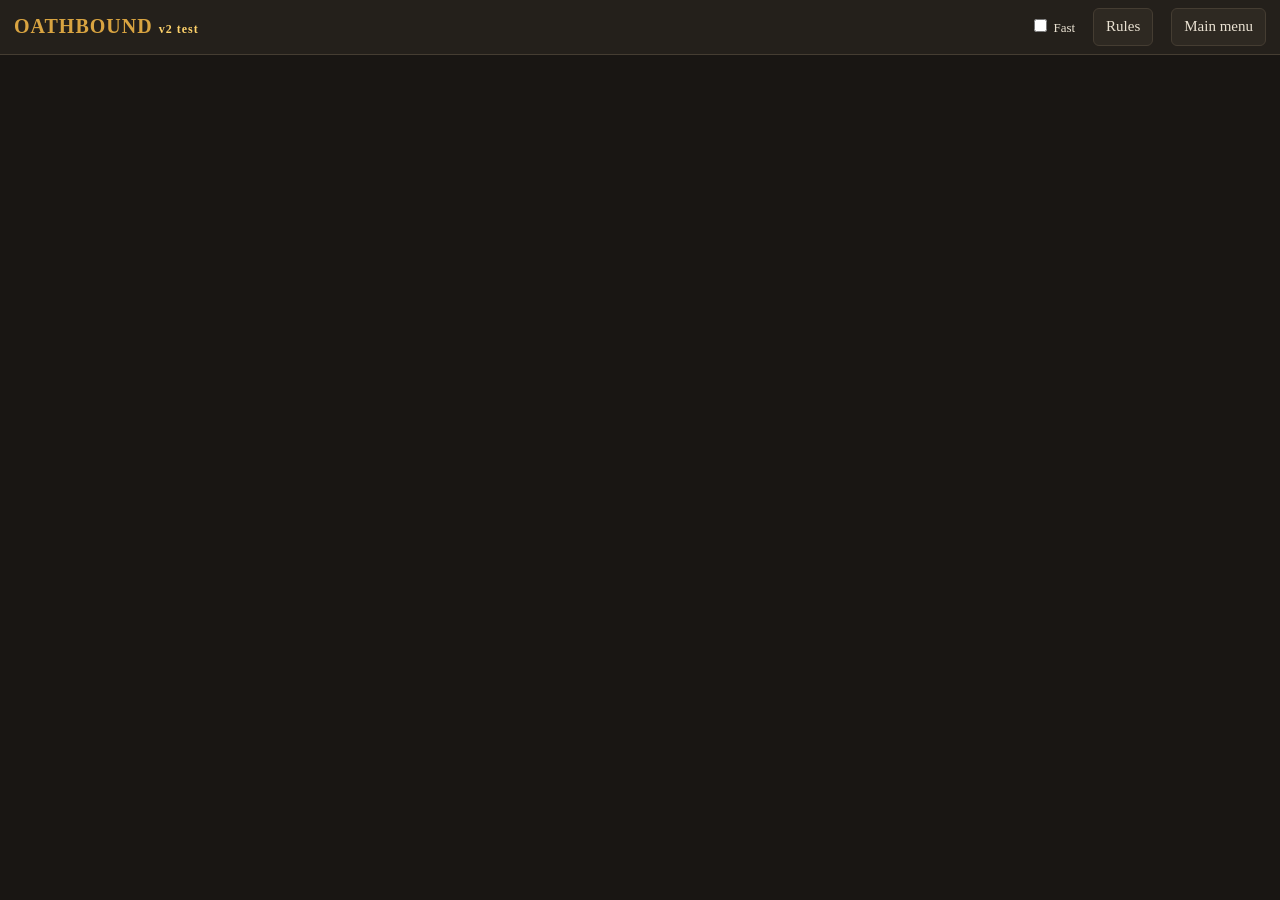
<file: oathbound-v2/src/head.html>
<!DOCTYPE html>
<html lang="en">
<head>
<meta charset="utf-8">
<meta name="viewport" content="width=device-width, initial-scale=1">
<title>Oathbound v2</title>
<style>
  :root { --bg: #191613; --panel: #24201b; --panel2: #2e2922; --line: #453d32; --ink: #e9e1d2; --dim: #a39a88; --gold: #d9a441; --red: #c8553d; --green: #6fae6a; --blue: #6c9bd1; --purple: #a583c9; }
  * { box-sizing: border-box; }
  body { margin: 0; background: var(--bg); color: var(--ink); font: 15px/1.45 Georgia, 'Times New Roman', serif; }
  button, select, input { font: inherit; color: inherit; }
  button { background: var(--panel2); border: 1px solid var(--line); border-radius: 6px; padding: 7px 12px; cursor: pointer; }
  button:hover:not(:disabled) { border-color: var(--gold); }
  button:disabled { opacity: 0.45; cursor: default; }
  button.primary { background: #5a4520; border-color: var(--gold); }
  button.on { outline: 2px solid var(--gold); }
  select, input[type=text] { background: var(--panel2); border: 1px solid var(--line); border-radius: 6px; padding: 6px 8px; }
  header { display: flex; flex-wrap: wrap; gap: 6px 18px; align-items: center; padding: 8px 14px; border-bottom: 1px solid var(--line); background: var(--panel); }
  header h1 { font-size: 20px; margin: 0; color: var(--gold); letter-spacing: 1px; }
  header .sp { flex: 1; }
  .stat b { color: var(--gold); }
  #wrap { display: grid; grid-template-columns: minmax(0, 1fr) 270px; gap: 12px; padding: 12px; max-width: 1250px; margin: 0 auto; }
  @media (max-width: 860px) { #wrap { grid-template-columns: 1fr; } }
  .card { background: var(--panel); border: 1px solid var(--line); border-radius: 8px; padding: 12px 14px; }
  h2 { font-size: 19px; margin: 0 0 8px; color: var(--gold); } h3 { font-size: 15px; margin: 10px 0 4px; color: var(--dim); font-weight: normal; text-transform: uppercase; letter-spacing: 1px; }
  p { margin: 6px 0; } .dim { color: var(--dim); } .small { font-size: 13px; }
  .row { display: flex; flex-wrap: wrap; gap: 8px; align-items: center; }
  .seat { display: grid; grid-template-columns: 110px 1fr 120px; gap: 8px; margin: 6px 0; }
  .bar { height: 8px; background: #111; border-radius: 4px; overflow: hidden; } .bar i { display: block; height: 100%; background: var(--green); } .bar.low i { background: var(--red); }
  .hero { margin-bottom: 8px; cursor: pointer; } .hero .nm { display: flex; justify-content: space-between; }
  .mapbox { overflow-x: auto; background: #e3d0a2; border: 1px solid var(--line); border-radius: 8px; }
  .node { cursor: default; } .node.go { cursor: pointer; } .node.go .ring { animation: pulse 1.2s infinite; }
  @keyframes pulse { 50% { stroke-opacity: 0.35; } }
  .side { display: grid; grid-template-columns: 1fr; gap: 6px; margin: 6px 0; }
  .rowline { display: flex; gap: 8px; align-items: stretch; min-height: 74px; }
  .rowlab { width: 54px; font-size: 12px; color: var(--dim); display: flex; align-items: center; justify-content: center; text-align: center; border: 1px dashed var(--line); border-radius: 6px; padding: 2px; }
  .rowlab.tgt { border: 2px solid var(--green); color: var(--ink); cursor: pointer; background: #23331f; }
  .unit { position: relative; flex: 1; max-width: 190px; background: var(--panel2); border: 1px solid var(--line); border-radius: 8px; padding: 6px 8px; font-size: 13px; cursor: pointer; }
  .unit.cur { border-color: var(--gold); box-shadow: 0 0 0 2px var(--gold) inset; } .unit.tgt { border-color: var(--green); box-shadow: 0 0 8px var(--green); } .unit.down { opacity: 0.4; }
  .unit .un { font-weight: bold; white-space: nowrap; overflow: hidden; text-overflow: ellipsis; } .unit.E .un { color: #e3a393; } .unit.boss .un { color: var(--purple); }
  .chip { display: inline-block; font-size: 11px; padding: 0 5px; border-radius: 8px; margin: 2px 2px 0 0; background: #4a3a2a; } .chip.good { background: #2c4a36; } .chip.Burning { background: #7a3a1c; } .chip.Stunned { background: #5d5a1e; } .chip.Marked { background: #6a2540; } .chip.Exposed { background: #44306a; } .chip.Prone { background: #2d4a5e; }
  .pop { position: absolute; right: 6px; top: 2px; font-weight: bold; font-size: 17px; animation: rise 1.1s forwards; pointer-events: none; } .pop.d { color: #ff7a5c; } .pop.h { color: var(--green); } .pop.m { color: var(--dim); font-size: 13px; }
  @keyframes rise { from { opacity: 1; transform: translateY(6px); } to { opacity: 0; transform: translateY(-14px); } }
  .log { height: 118px; overflow-y: auto; background: #151210; border: 1px solid var(--line); border-radius: 6px; padding: 6px 8px; font-size: 13px; color: var(--dim); } .log div:last-child { color: var(--ink); }
  .acts button { min-width: 96px; }
  .meter { position: relative; height: 12px; background: #111; border-radius: 3px; margin-top: 3px; font-size: 10px; } .meter i { position: absolute; left: 0; top: 0; bottom: 0; border-radius: 3px; } .meter span { position: relative; padding-left: 4px; color: #fff; }
  .meter.bleed i { background: #9c2b2b; } .meter.poison i { background: #4f7f2a; } .meter.stagger i { background: #a8862a; }
  .chip.Marked { background: #6a2540; } .chip.Numbed { background: #2a5a7a; } .chip.Frozen { background: #3a7aa8; } .chip.Poisoned { background: #3f5f22; } .chip.Oiled { background: #4a3a1a; }
  .pv { margin-top: 4px; padding: 3px 5px; border-radius: 4px; background: #1c2a1a; font-size: 12px; } .acts .cd { color: var(--dim); font-size: 12px; }
  .choice { display: block; width: 100%; text-align: left; margin: 6px 0; padding: 10px 12px; } .choice small { display: block; color: var(--dim); }
  .item { border: 1px solid var(--line); border-radius: 8px; padding: 8px 10px; margin: 6px 0; background: var(--panel2); } .item.sold { opacity: 0.4; } .item b { color: var(--gold); }
  .item.r0 { border-left: 4px solid #8d8d8d; } .item.r1 { border: 1px solid #4f9a4b; border-left-width: 4px; } .item.r2 { border: 1px solid #4a8fe0; border-left-width: 4px; } .item.r3 { border: 1px solid #b05be0; border-left-width: 4px; box-shadow: 0 0 6px rgba(176,91,224,0.35); } .item.r4 { border: 1px solid #2cc9b0; border-left-width: 4px; box-shadow: 0 0 6px rgba(44,201,176,0.35); }
  .item b.rn0, .rn0 { color: #cfcfcf; } .item b.rn1, .rn1 { color: #74c66f; } .item b.rn2, .rn2 { color: #6fa8ee; } .item b.rn3, .rn3 { color: #c98af0; } .item b.rn4, .rn4 { color: #4fdcc5; } .item.r5 { border: 1px solid #e8892b; border-left-width: 4px; box-shadow: 0 0 8px rgba(232,137,43,0.45); } .item b.rn5, .rn5 { color: #f0a050; }
  button.small { padding: 3px 8px; font-size: 13px; }
  .grid3 { display: grid; grid-template-columns: repeat(auto-fit, minmax(210px, 1fr)); gap: 8px; }
  #modal { position: fixed; inset: 0; background: rgba(0,0,0,0.7); display: none; align-items: flex-start; justify-content: center; padding: 30px 12px; overflow-y: auto; z-index: 5; } #modal.show { display: flex; } #modal > div { max-width: 640px; width: 100%; }
  .sk { border-top: 1px solid var(--line); padding: 6px 0; } .sk label { display: flex; gap: 8px; align-items: baseline; }
  .dice { display: inline-block; min-width: 34px; text-align: center; border: 2px solid var(--gold); border-radius: 6px; font-size: 20px; padding: 2px 6px; margin-right: 8px; }
.torder{display:flex;flex-wrap:wrap;gap:4px;align-items:center;margin:4px 0 8px;font-size:12px}
.torder .tolab{color:var(--dim,#998);font-variant:small-caps;letter-spacing:.04em;margin:0 4px 0 6px}
.torder .tolab:first-child{margin-left:0}
.to{padding:2px 7px;border-radius:10px;border:1px solid transparent;cursor:pointer;white-space:nowrap}
.toh{background:rgba(90,140,220,.22);border-color:rgba(90,140,220,.5)}
.toe{background:rgba(210,80,70,.2);border-color:rgba(210,80,70,.5)}
.tonow{font-weight:bold;border-color:#ffd36b;box-shadow:0 0 0 1px #ffd36b}
.toskip{opacity:.5;text-decoration:line-through}
.tosel{outline:1px dashed #ffd36b}
.stk{display:inline-block;font-size:11px;padding:1px 6px;margin:2px 3px 0 0;border-radius:8px;border:1px solid}
.stk.frost{background:rgba(120,190,255,.18);border-color:#7cbcff;color:#bfe0ff}.stk.shock{background:rgba(160,140,255,.18);border-color:#a08cff;color:#d6ccff}
.stk.bleed{background:rgba(200,40,40,.2);border-color:#c84040;color:#ffb0b0}.stk.poison{background:rgba(90,170,60,.2);border-color:#6fb84a;color:#c8f0b0}
.stk.burn{background:rgba(240,130,30,.2);border-color:#f0902a;color:#ffd0a0}.stk.sunder{background:rgba(170,170,170,.18);border-color:#aaa;color:#e0e0e0}
.res{font-size:11px;color:#ffd36b;margin-top:2px}.res .dots{letter-spacing:1px}
.wind{font-size:11px;color:#ff7a5a;font-weight:bold;margin-top:2px}
.toghost{border-style:dashed!important;border-color:#ffd36b!important;background:transparent!important}
.towind{color:#ff7a5a;font-weight:bold}
</style>
</head>
<body>
<header><h1>OATHBOUND <small style="font-size:12px;color:#ffd36b">v2 test</small></h1><span id="hud" class="row"></span><span class="sp"></span><label class="small"><input type="checkbox" id="fast"> Fast</label><button id="helpb">Rules</button><button id="newb">Main menu</button></header>
<div id="wrap"><main id="main"></main><aside id="party"></aside></div>
<div id="modal"><div class="card" id="mbody"></div></div>
<script>
// ===LOGIC-START===
</file>
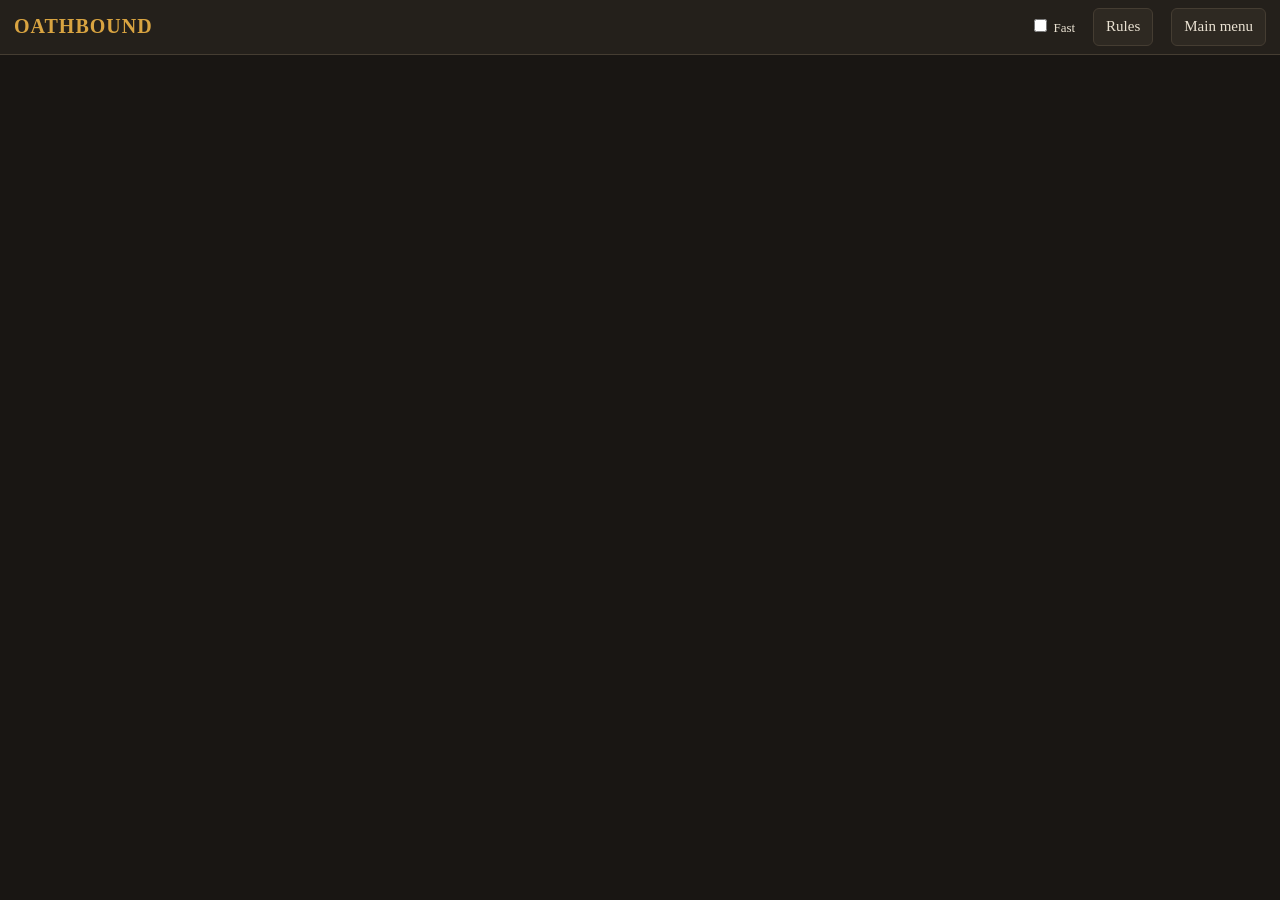
<file: oathbound/src/head.html>
<!DOCTYPE html>
<html lang="en">
<head>
<meta charset="utf-8">
<meta name="viewport" content="width=device-width, initial-scale=1">
<title>Oathbound</title>
<style>
  :root { --bg: #191613; --panel: #24201b; --panel2: #2e2922; --line: #453d32; --ink: #e9e1d2; --dim: #a39a88; --gold: #d9a441; --red: #c8553d; --green: #6fae6a; --blue: #6c9bd1; --purple: #a583c9; }
  * { box-sizing: border-box; }
  body { margin: 0; background: var(--bg); color: var(--ink); font: 15px/1.45 Georgia, 'Times New Roman', serif; }
  button, select, input { font: inherit; color: inherit; }
  button { background: var(--panel2); border: 1px solid var(--line); border-radius: 6px; padding: 7px 12px; cursor: pointer; }
  button:hover:not(:disabled) { border-color: var(--gold); }
  button:disabled { opacity: 0.45; cursor: default; }
  button.primary { background: #5a4520; border-color: var(--gold); }
  button.on { outline: 2px solid var(--gold); }
  select, input[type=text] { background: var(--panel2); border: 1px solid var(--line); border-radius: 6px; padding: 6px 8px; }
  header { display: flex; flex-wrap: wrap; gap: 6px 18px; align-items: center; padding: 8px 14px; border-bottom: 1px solid var(--line); background: var(--panel); }
  header h1 { font-size: 20px; margin: 0; color: var(--gold); letter-spacing: 1px; }
  header .sp { flex: 1; }
  .stat b { color: var(--gold); }
  #wrap { display: grid; grid-template-columns: minmax(0, 1fr) 270px; gap: 12px; padding: 12px; max-width: 1250px; margin: 0 auto; }
  @media (max-width: 860px) { #wrap { grid-template-columns: 1fr; } }
  .card { background: var(--panel); border: 1px solid var(--line); border-radius: 8px; padding: 12px 14px; }
  h2 { font-size: 19px; margin: 0 0 8px; color: var(--gold); } h3 { font-size: 15px; margin: 10px 0 4px; color: var(--dim); font-weight: normal; text-transform: uppercase; letter-spacing: 1px; }
  p { margin: 6px 0; } .dim { color: var(--dim); } .small { font-size: 13px; }
  .row { display: flex; flex-wrap: wrap; gap: 8px; align-items: center; }
  .seat { display: grid; grid-template-columns: 110px 1fr 120px; gap: 8px; margin: 6px 0; }
  .bar { height: 8px; background: #111; border-radius: 4px; overflow: hidden; } .bar i { display: block; height: 100%; background: var(--green); } .bar.low i { background: var(--red); }
  .hero { margin-bottom: 8px; cursor: pointer; } .hero .nm { display: flex; justify-content: space-between; }
  .mapbox { overflow-x: auto; background: #e3d0a2; border: 1px solid var(--line); border-radius: 8px; }
  .node { cursor: default; } .node.go { cursor: pointer; } .node.go .ring { animation: pulse 1.2s infinite; }
  @keyframes pulse { 50% { stroke-opacity: 0.35; } }
  .side { display: grid; grid-template-columns: 1fr; gap: 6px; margin: 6px 0; }
  .rowline { display: flex; gap: 8px; align-items: stretch; min-height: 74px; }
  .rowlab { width: 54px; font-size: 12px; color: var(--dim); display: flex; align-items: center; justify-content: center; text-align: center; border: 1px dashed var(--line); border-radius: 6px; padding: 2px; }
  .rowlab.tgt { border: 2px solid var(--green); color: var(--ink); cursor: pointer; background: #23331f; }
  .unit { position: relative; flex: 1; max-width: 190px; background: var(--panel2); border: 1px solid var(--line); border-radius: 8px; padding: 6px 8px; font-size: 13px; cursor: pointer; }
  .unit.cur { border-color: var(--gold); box-shadow: 0 0 0 2px var(--gold) inset; } .unit.tgt { border-color: var(--green); box-shadow: 0 0 8px var(--green); } .unit.down { opacity: 0.4; }
  .unit .un { font-weight: bold; white-space: nowrap; overflow: hidden; text-overflow: ellipsis; } .unit.E .un { color: #e3a393; } .unit.boss .un { color: var(--purple); }
  .chip { display: inline-block; font-size: 11px; padding: 0 5px; border-radius: 8px; margin: 2px 2px 0 0; background: #4a3a2a; } .chip.good { background: #2c4a36; } .chip.Burning { background: #7a3a1c; } .chip.Stunned { background: #5d5a1e; } .chip.Marked { background: #6a2540; } .chip.Exposed { background: #44306a; } .chip.Prone { background: #2d4a5e; }
  .pop { position: absolute; right: 6px; top: 2px; font-weight: bold; font-size: 17px; animation: rise 1.1s forwards; pointer-events: none; } .pop.d { color: #ff7a5c; } .pop.h { color: var(--green); } .pop.m { color: var(--dim); font-size: 13px; }
  @keyframes rise { from { opacity: 1; transform: translateY(6px); } to { opacity: 0; transform: translateY(-14px); } }
  .log { height: 118px; overflow-y: auto; background: #151210; border: 1px solid var(--line); border-radius: 6px; padding: 6px 8px; font-size: 13px; color: var(--dim); } .log div:last-child { color: var(--ink); }
  .acts button { min-width: 96px; }
  .meter { position: relative; height: 12px; background: #111; border-radius: 3px; margin-top: 3px; font-size: 10px; } .meter i { position: absolute; left: 0; top: 0; bottom: 0; border-radius: 3px; } .meter span { position: relative; padding-left: 4px; color: #fff; }
  .meter.bleed i { background: #9c2b2b; } .meter.poison i { background: #4f7f2a; } .meter.stagger i { background: #a8862a; }
  .chip.Marked { background: #6a2540; } .chip.Numbed { background: #2a5a7a; } .chip.Frozen { background: #3a7aa8; } .chip.Poisoned { background: #3f5f22; } .chip.Oiled { background: #4a3a1a; }
  .pv { margin-top: 4px; padding: 3px 5px; border-radius: 4px; background: #1c2a1a; font-size: 12px; } .acts .cd { color: var(--dim); font-size: 12px; }
  .choice { display: block; width: 100%; text-align: left; margin: 6px 0; padding: 10px 12px; } .choice small { display: block; color: var(--dim); }
  .item { border: 1px solid var(--line); border-radius: 8px; padding: 8px 10px; margin: 6px 0; background: var(--panel2); } .item.sold { opacity: 0.4; } .item b { color: var(--gold); }
  .item.r0 { border-left: 4px solid #8d8d8d; } .item.r1 { border: 1px solid #4f9a4b; border-left-width: 4px; } .item.r2 { border: 1px solid #4a8fe0; border-left-width: 4px; } .item.r3 { border: 1px solid #b05be0; border-left-width: 4px; box-shadow: 0 0 6px rgba(176,91,224,0.35); } .item.r4 { border: 1px solid #2cc9b0; border-left-width: 4px; box-shadow: 0 0 6px rgba(44,201,176,0.35); }
  .item b.rn0, .rn0 { color: #cfcfcf; } .item b.rn1, .rn1 { color: #74c66f; } .item b.rn2, .rn2 { color: #6fa8ee; } .item b.rn3, .rn3 { color: #c98af0; } .item b.rn4, .rn4 { color: #4fdcc5; } .item.r5 { border: 1px solid #e8892b; border-left-width: 4px; box-shadow: 0 0 8px rgba(232,137,43,0.45); } .item b.rn5, .rn5 { color: #f0a050; }
  button.small { padding: 3px 8px; font-size: 13px; }
  .grid3 { display: grid; grid-template-columns: repeat(auto-fit, minmax(210px, 1fr)); gap: 8px; }
  #modal { position: fixed; inset: 0; background: rgba(0,0,0,0.7); display: none; align-items: flex-start; justify-content: center; padding: 30px 12px; overflow-y: auto; z-index: 5; } #modal.show { display: flex; } #modal > div { max-width: 640px; width: 100%; }
  .sk { border-top: 1px solid var(--line); padding: 6px 0; } .sk label { display: flex; gap: 8px; align-items: baseline; }
  .dice { display: inline-block; min-width: 34px; text-align: center; border: 2px solid var(--gold); border-radius: 6px; font-size: 20px; padding: 2px 6px; margin-right: 8px; }
.torder{display:flex;flex-wrap:wrap;gap:4px;align-items:center;margin:4px 0 8px;font-size:12px}
.torder .tolab{color:var(--dim,#998);font-variant:small-caps;letter-spacing:.04em;margin:0 4px 0 6px}
.torder .tolab:first-child{margin-left:0}
.to{padding:2px 7px;border-radius:10px;border:1px solid transparent;cursor:pointer;white-space:nowrap}
.toh{background:rgba(90,140,220,.22);border-color:rgba(90,140,220,.5)}
.toe{background:rgba(210,80,70,.2);border-color:rgba(210,80,70,.5)}
.tonow{font-weight:bold;border-color:#ffd36b;box-shadow:0 0 0 1px #ffd36b}
.toskip{opacity:.5;text-decoration:line-through}
.tosel{outline:1px dashed #ffd36b}
</style>
</head>
<body>
<header><h1>OATHBOUND</h1><span id="hud" class="row"></span><span class="sp"></span><label class="small"><input type="checkbox" id="fast"> Fast</label><button id="helpb">Rules</button><button id="newb">Main menu</button></header>
<div id="wrap"><main id="main"></main><aside id="party"></aside></div>
<div id="modal"><div class="card" id="mbody"></div></div>
<script>
// ===LOGIC-START===
</file>
